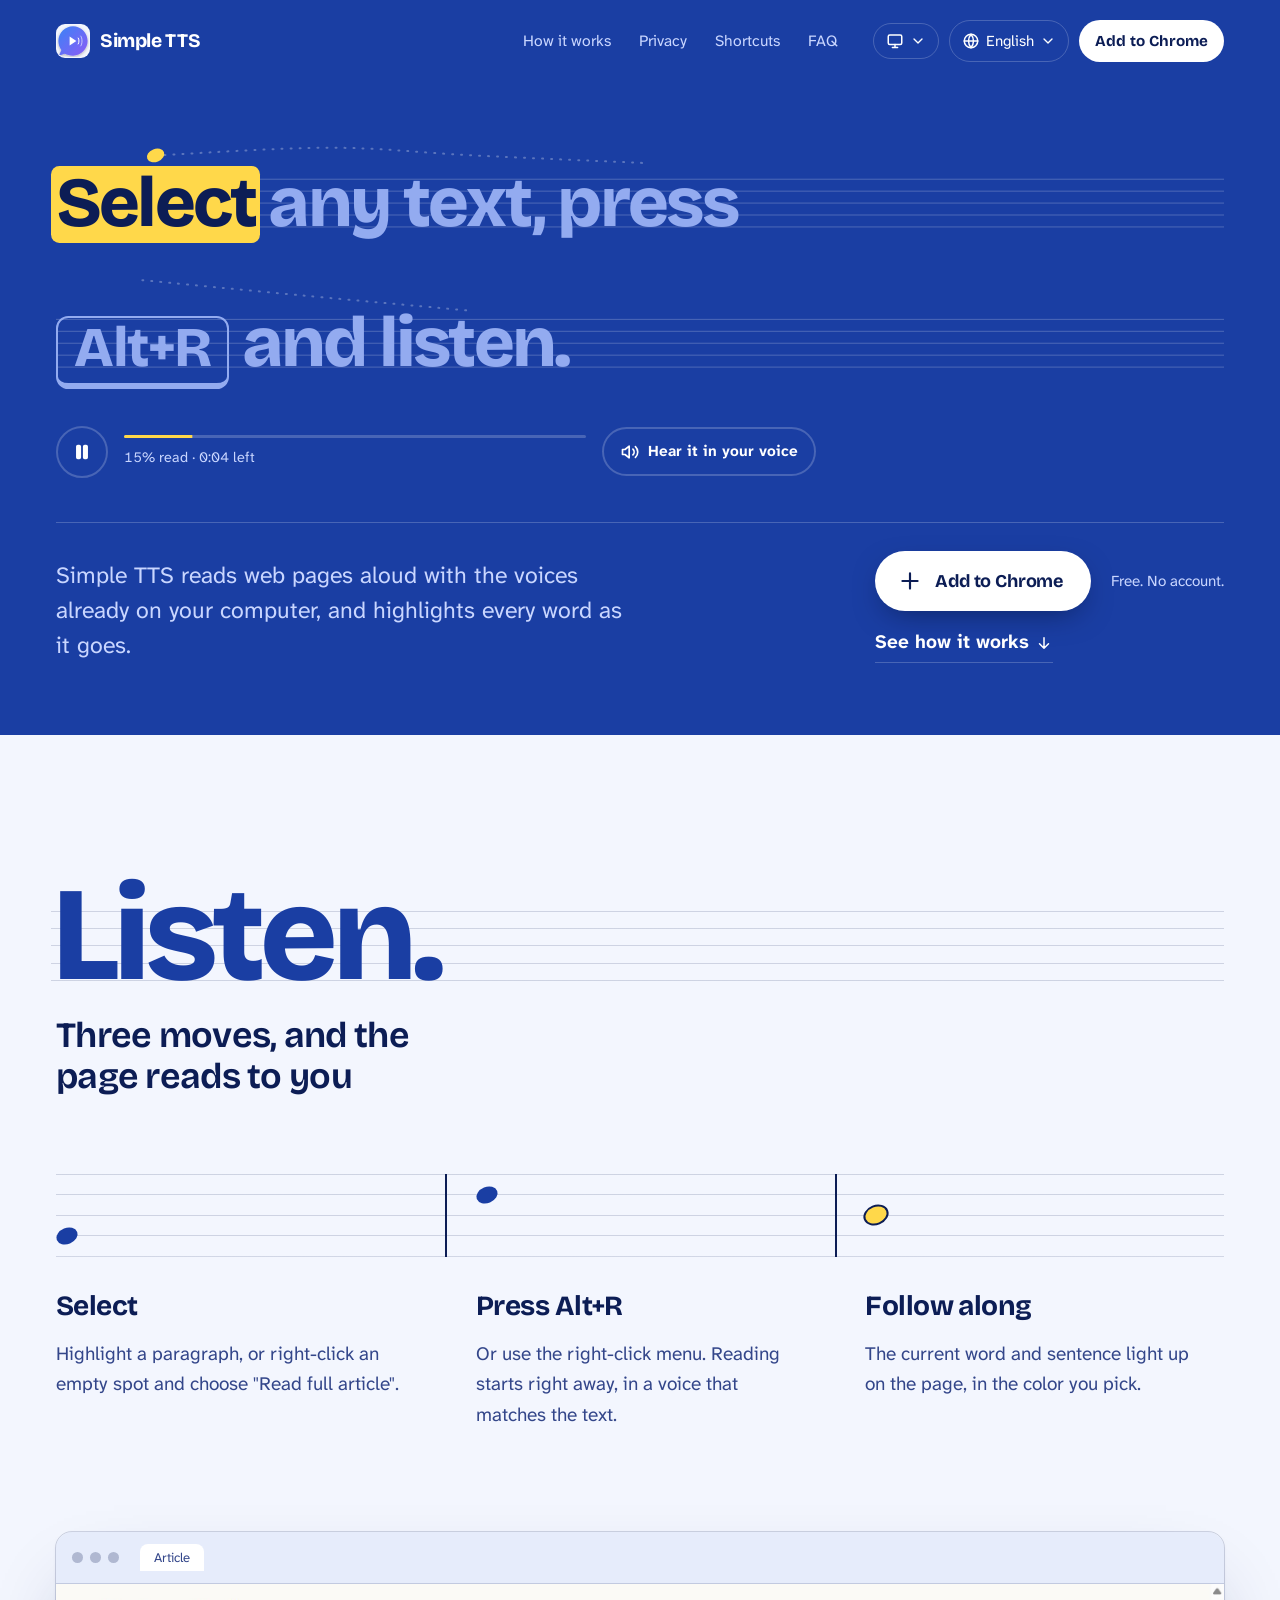
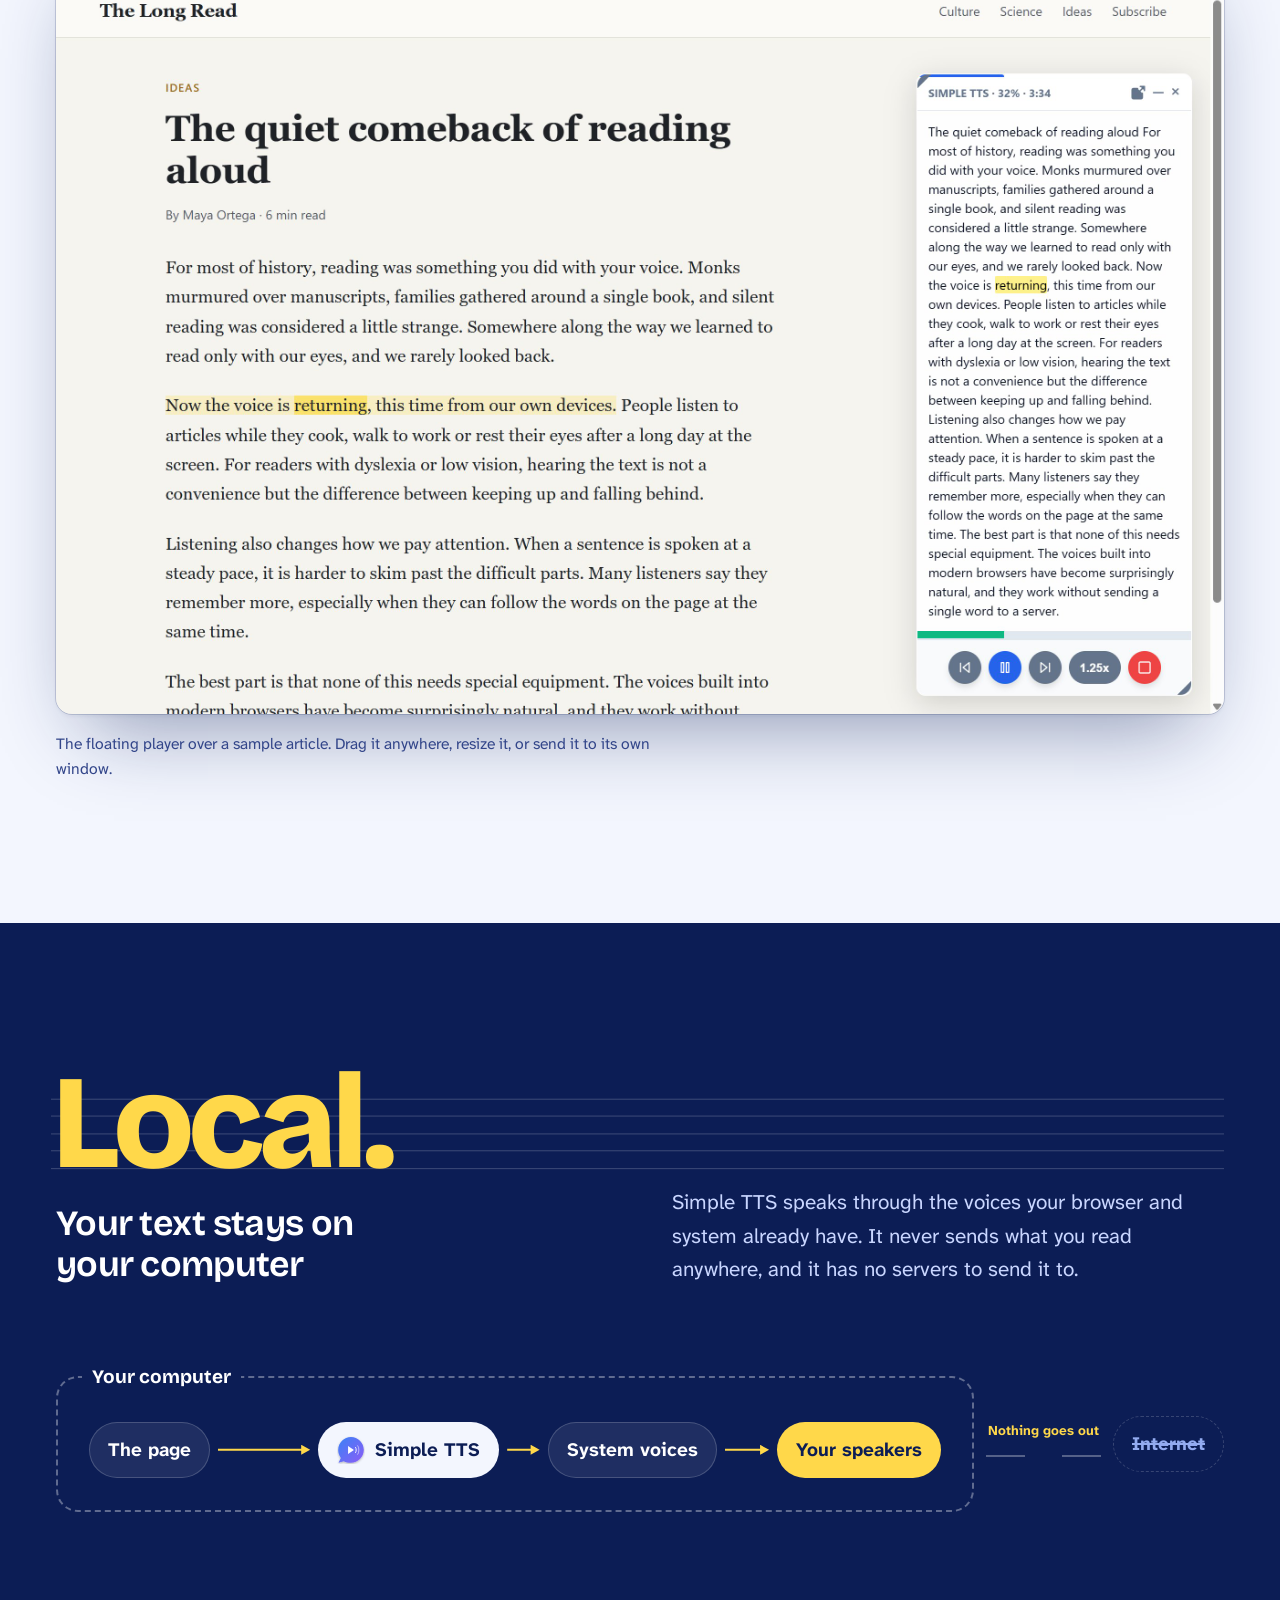
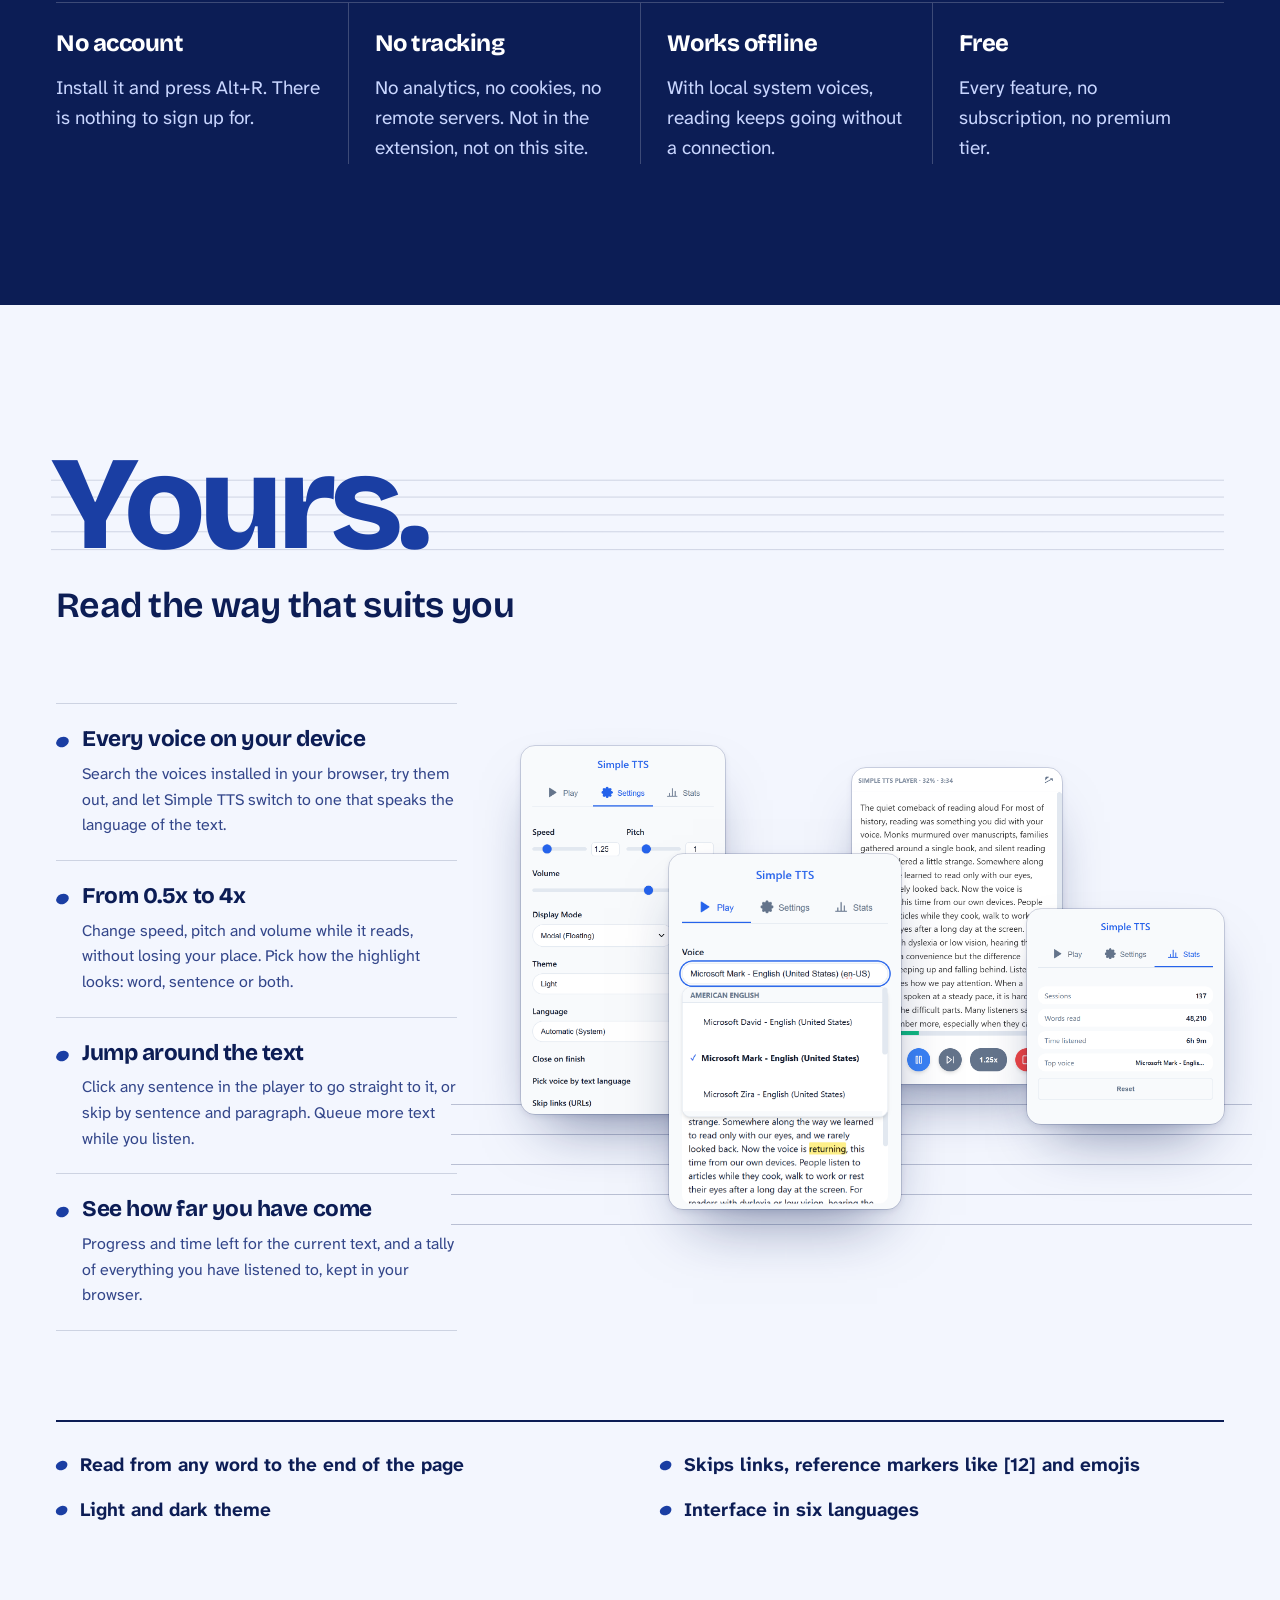
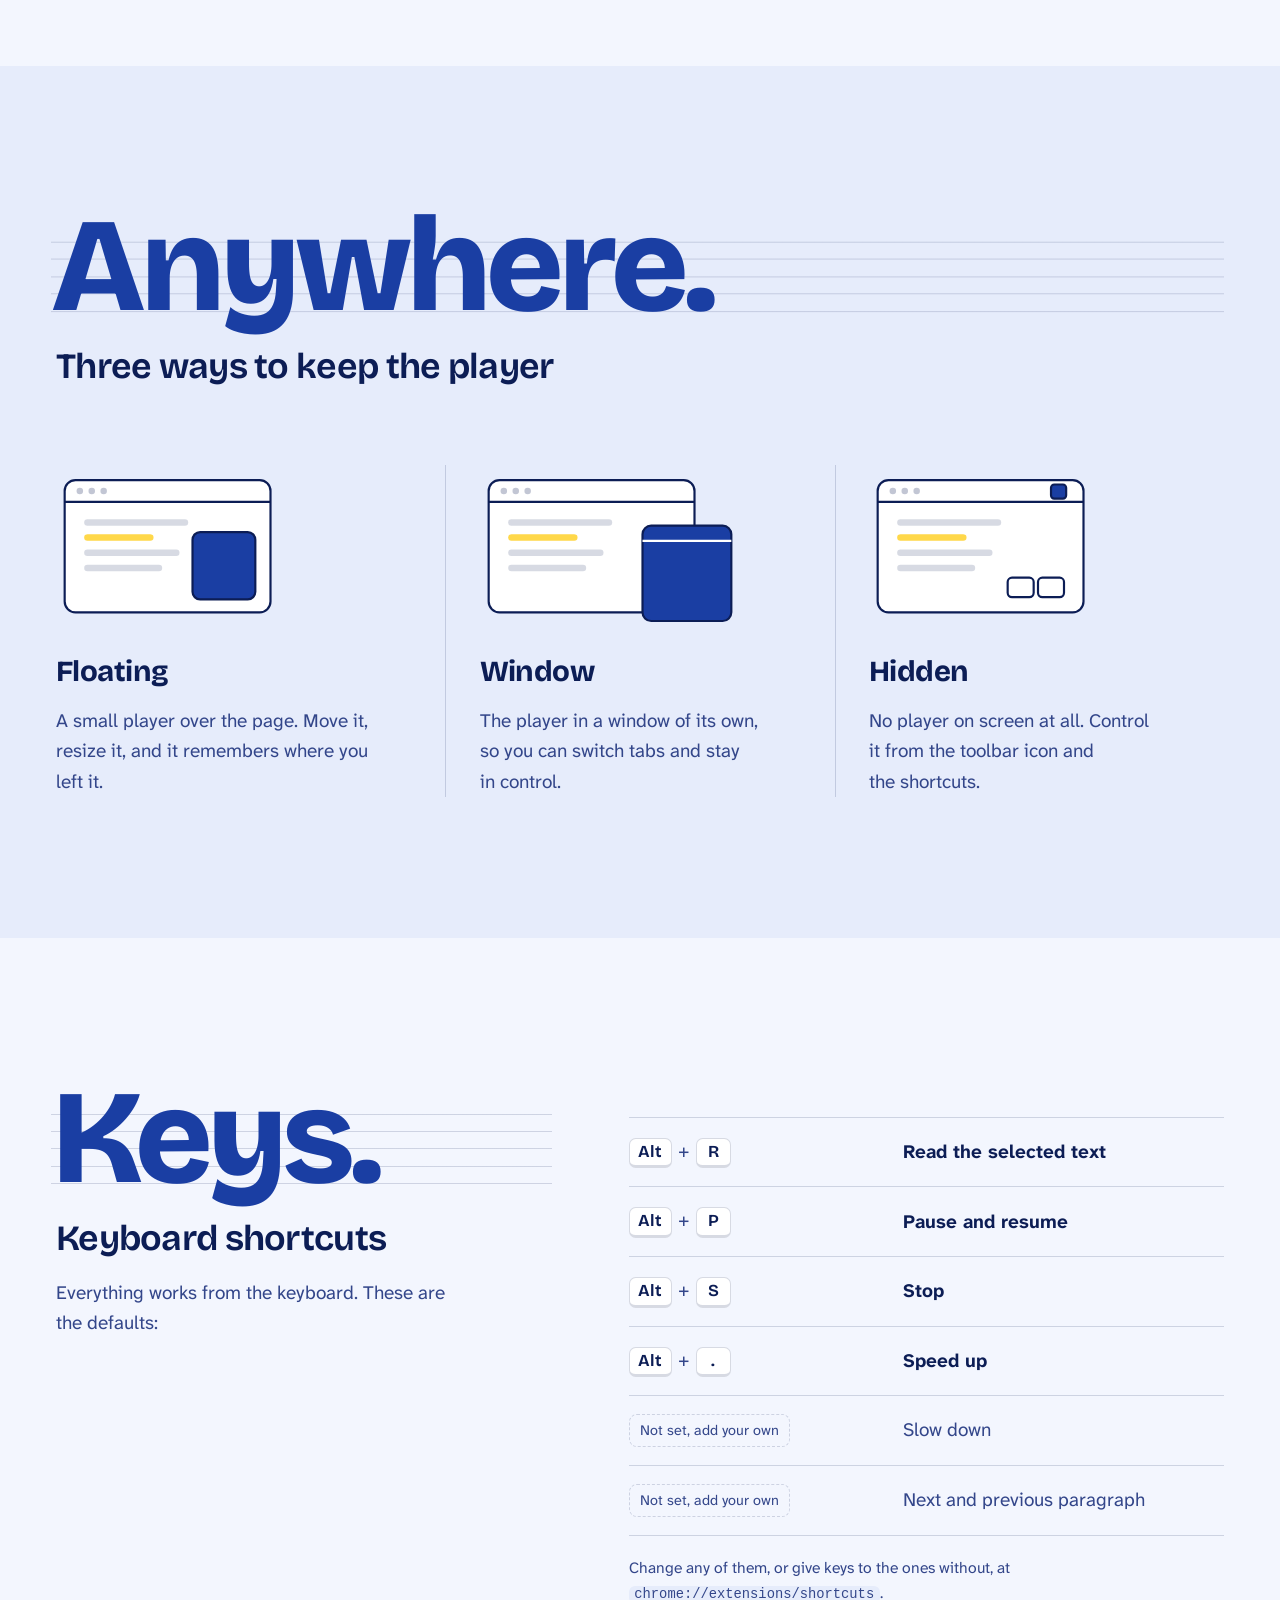
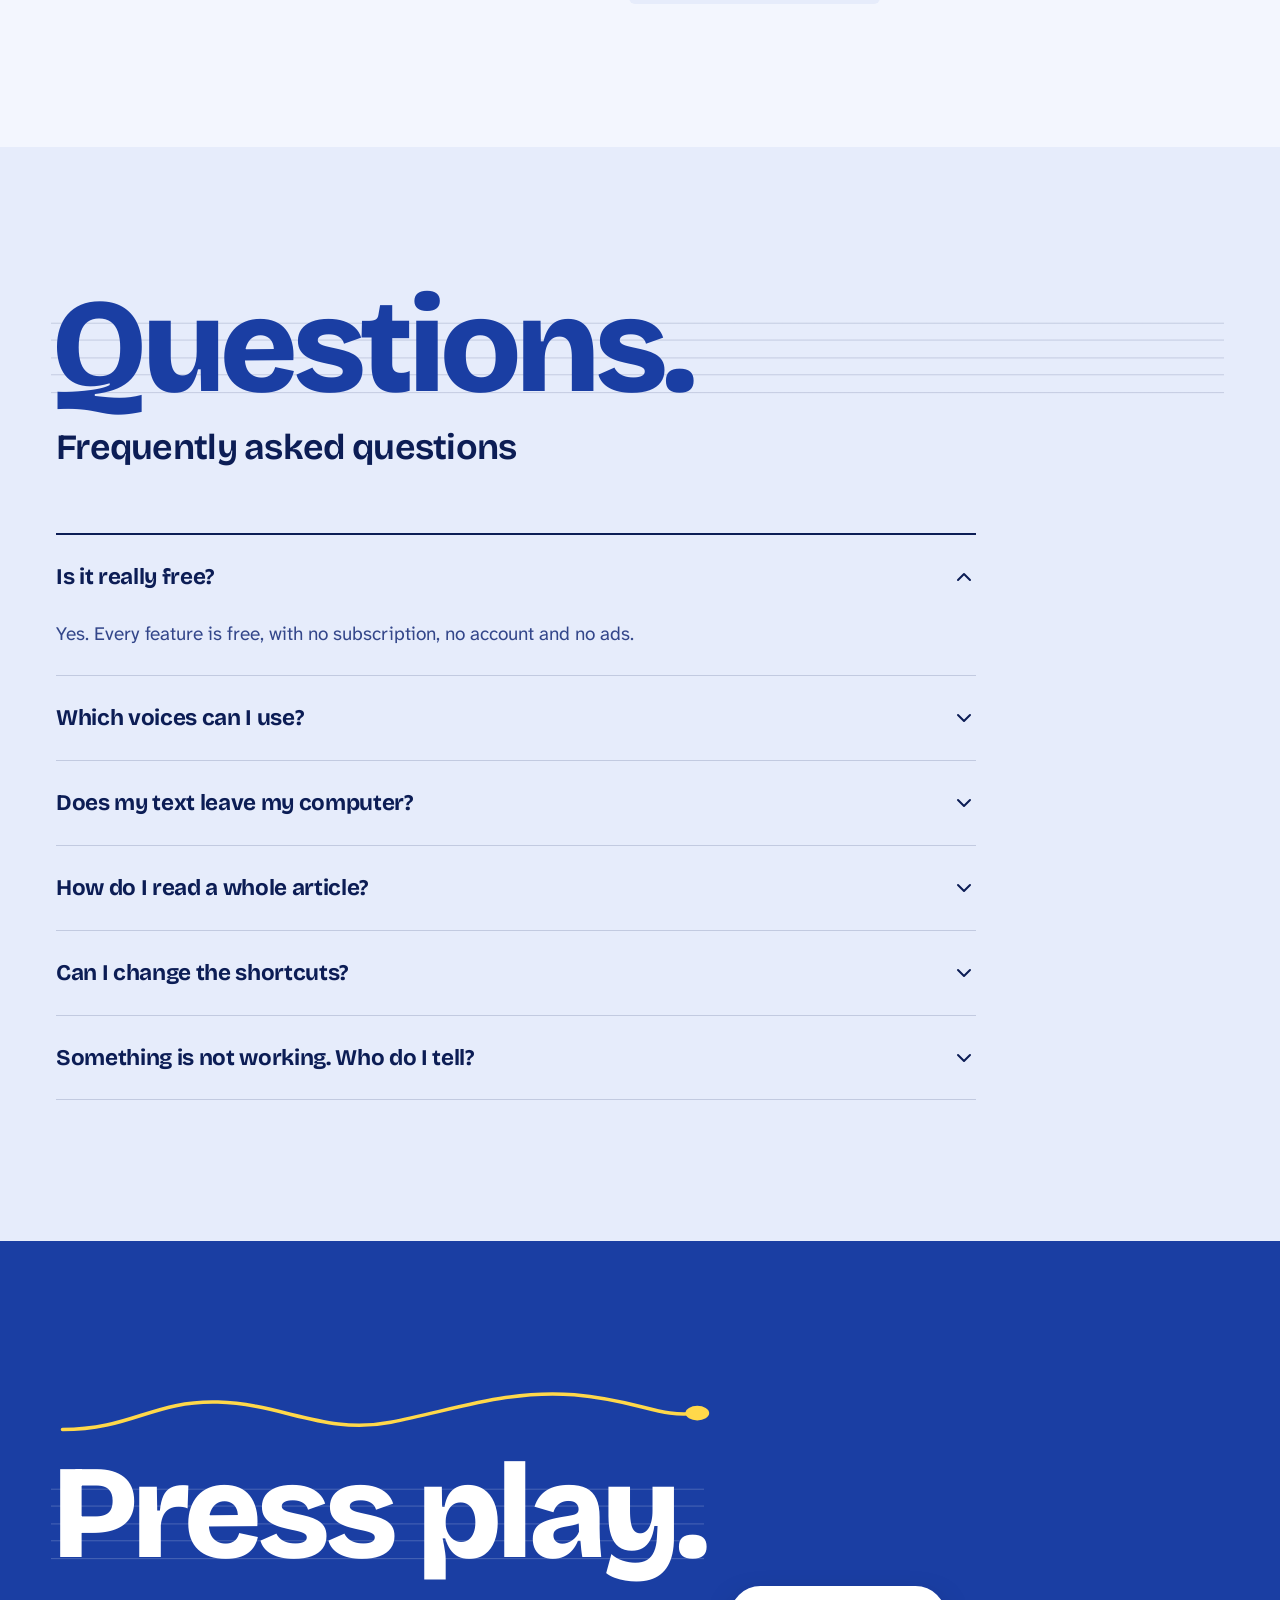
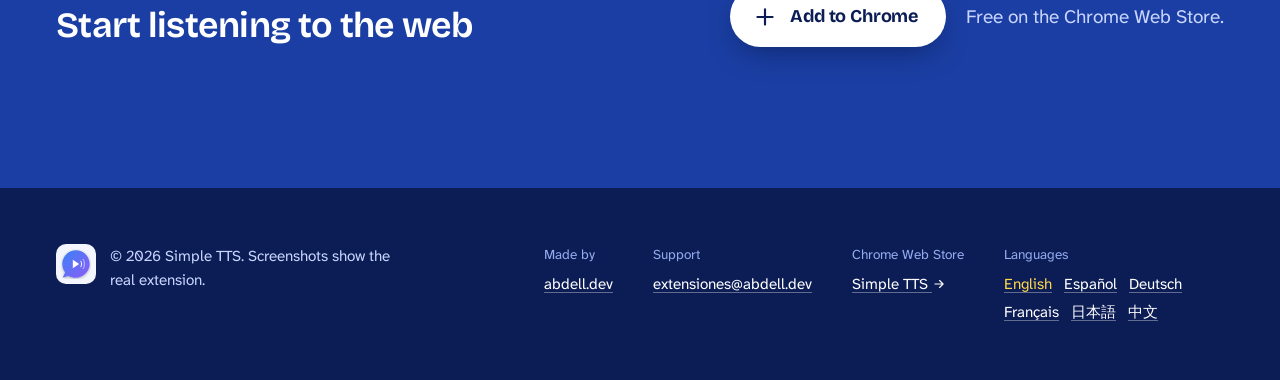
<file: index.html>
<!DOCTYPE html><html lang="en" data-astro-cid-lcdefpme><head><meta charset="utf-8"><meta name="viewport" content="width=device-width, initial-scale=1"><title>Simple TTS</title><meta name="description" content="Free Chrome extension that reads web pages aloud with the voices already on your computer. Select text, press Alt+R and follow each word on the page. No account, no tracking."><meta name="theme-color" content="#1a3ea3"><link rel="canonical" href="https://simpletts.abdell.dev/en/"><link rel="alternate" hreflang="en" href="https://simpletts.abdell.dev/en/"><link rel="alternate" hreflang="es" href="https://simpletts.abdell.dev/es/"><link rel="alternate" hreflang="de" href="https://simpletts.abdell.dev/de/"><link rel="alternate" hreflang="fr" href="https://simpletts.abdell.dev/fr/"><link rel="alternate" hreflang="ja" href="https://simpletts.abdell.dev/ja/"><link rel="alternate" hreflang="zh-CN" href="https://simpletts.abdell.dev/zh/"><link rel="alternate" hreflang="x-default" href="https://simpletts.abdell.dev/"><link rel="icon" href="/icon.svg" type="image/svg+xml"><script>(function(){const map = {"en":"/en/","es":"/es/","de":"/de/","fr":"/fr/","ja":"/ja/","zh":"/zh/"};

      // Send visitors to their browser language, English otherwise.
      const pick = (navigator.languages || [navigator.language || 'en'])
        .map(l => l.toLowerCase().split('-')[0])
        .find(l => l in map);
      location.replace(map[pick || 'en']);
    })();</script><link rel="stylesheet" href="/_astro/i18n.DHyMtfE5.css"><style>body{background:var(--score);color:var(--on-score)}.picker[data-astro-cid-lcdefpme]{place-content:center;justify-items:center;gap:20px;min-height:100vh;padding:24px;display:grid}img[data-astro-cid-lcdefpme]{background:var(--tile);border-radius:18px;padding:8px}h1[data-astro-cid-lcdefpme]{letter-spacing:-.03em;font-size:2.5rem}ul[data-astro-cid-lcdefpme]{flex-wrap:wrap;justify-content:center;gap:10px;margin:0;padding:0;list-style:none;display:flex}a[data-astro-cid-lcdefpme]{border:1px solid var(--rule-score);border-radius:999px;padding:10px 18px;font-weight:700;text-decoration:none;display:block}a[data-astro-cid-lcdefpme]:hover{background:var(--on-score);color:var(--ink)}
</style></head><body data-astro-cid-lcdefpme><main class="picker" data-astro-cid-lcdefpme><img src="/icon.svg" alt="" width="72" height="72" data-astro-cid-lcdefpme><h1 data-astro-cid-lcdefpme>Simple TTS</h1><ul data-astro-cid-lcdefpme><li data-astro-cid-lcdefpme><a href="/en/" lang="en" hreflang="en" data-astro-cid-lcdefpme>English</a></li><li data-astro-cid-lcdefpme><a href="/es/" lang="es" hreflang="es" data-astro-cid-lcdefpme>Español</a></li><li data-astro-cid-lcdefpme><a href="/de/" lang="de" hreflang="de" data-astro-cid-lcdefpme>Deutsch</a></li><li data-astro-cid-lcdefpme><a href="/fr/" lang="fr" hreflang="fr" data-astro-cid-lcdefpme>Français</a></li><li data-astro-cid-lcdefpme><a href="/ja/" lang="ja" hreflang="ja" data-astro-cid-lcdefpme>日本語</a></li><li data-astro-cid-lcdefpme><a href="/zh/" lang="zh-CN" hreflang="zh-CN" data-astro-cid-lcdefpme>中文</a></li></ul></main></body></html>
</file>
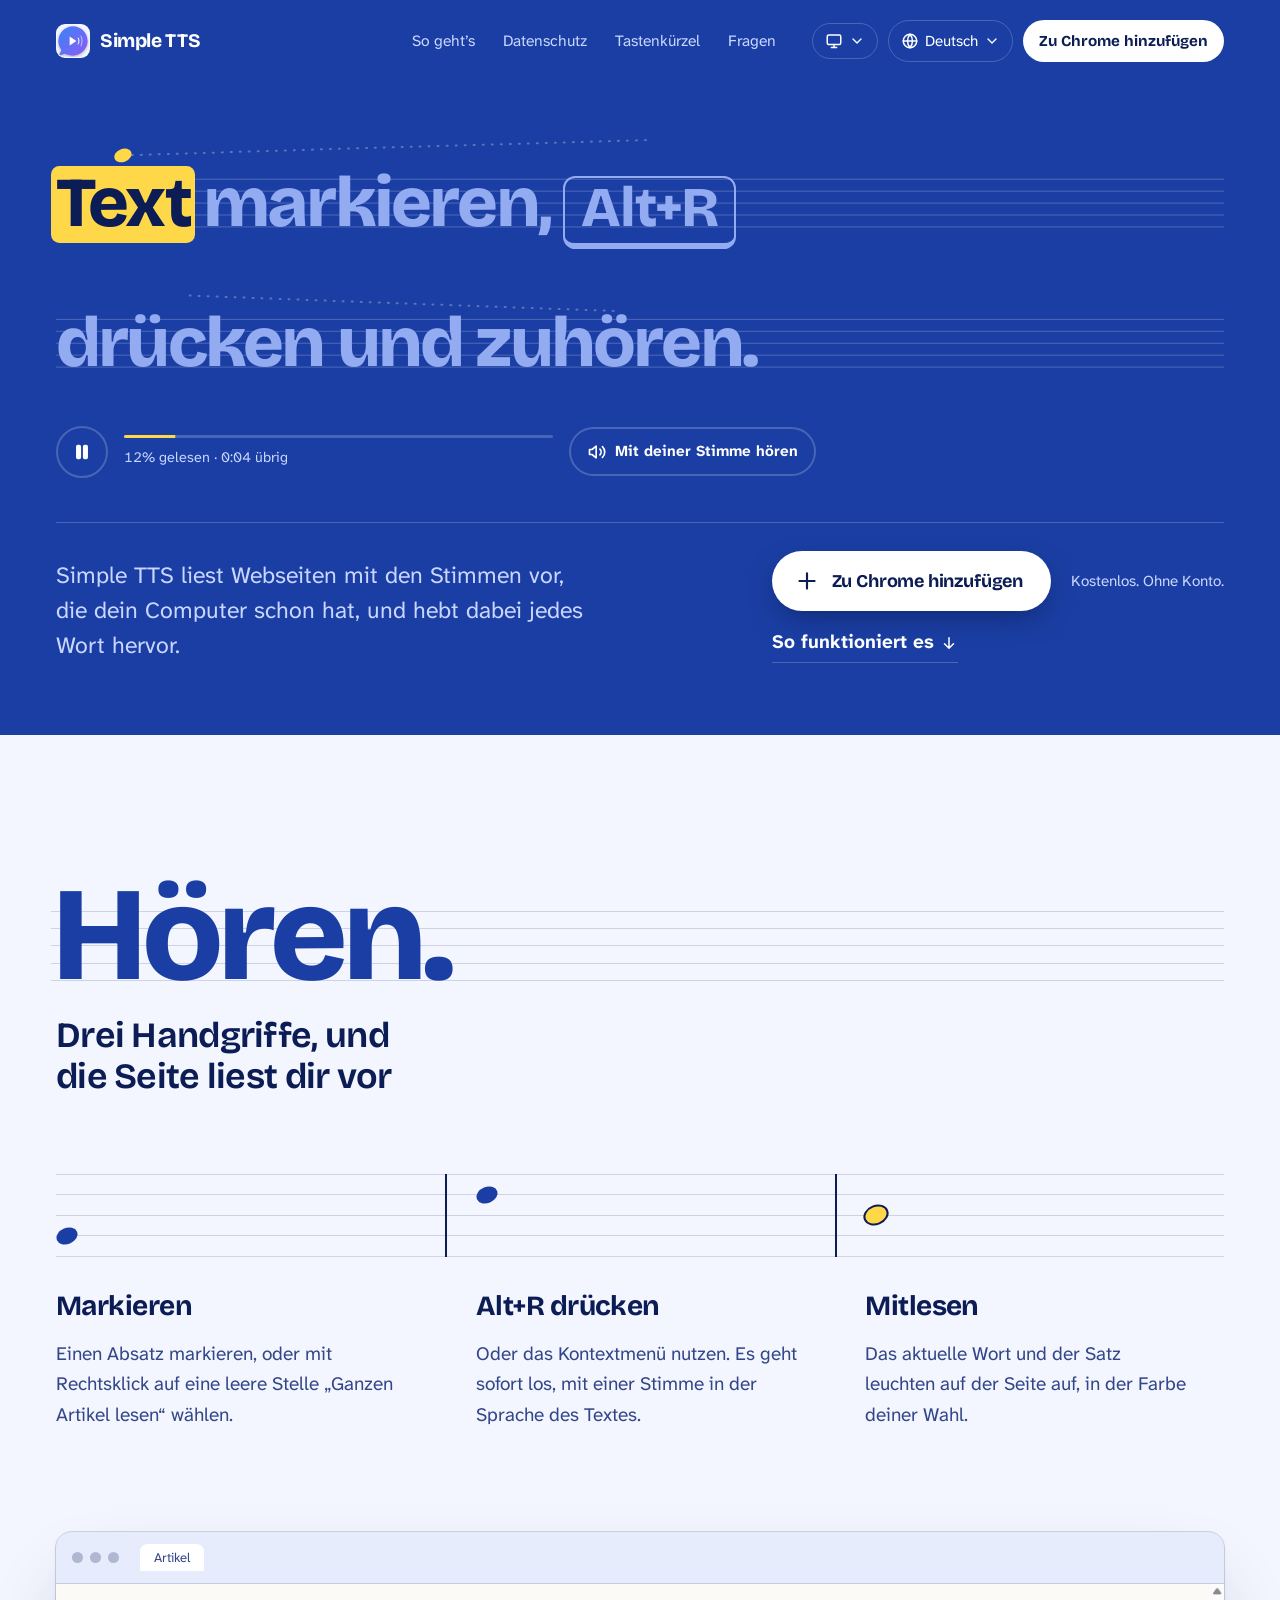
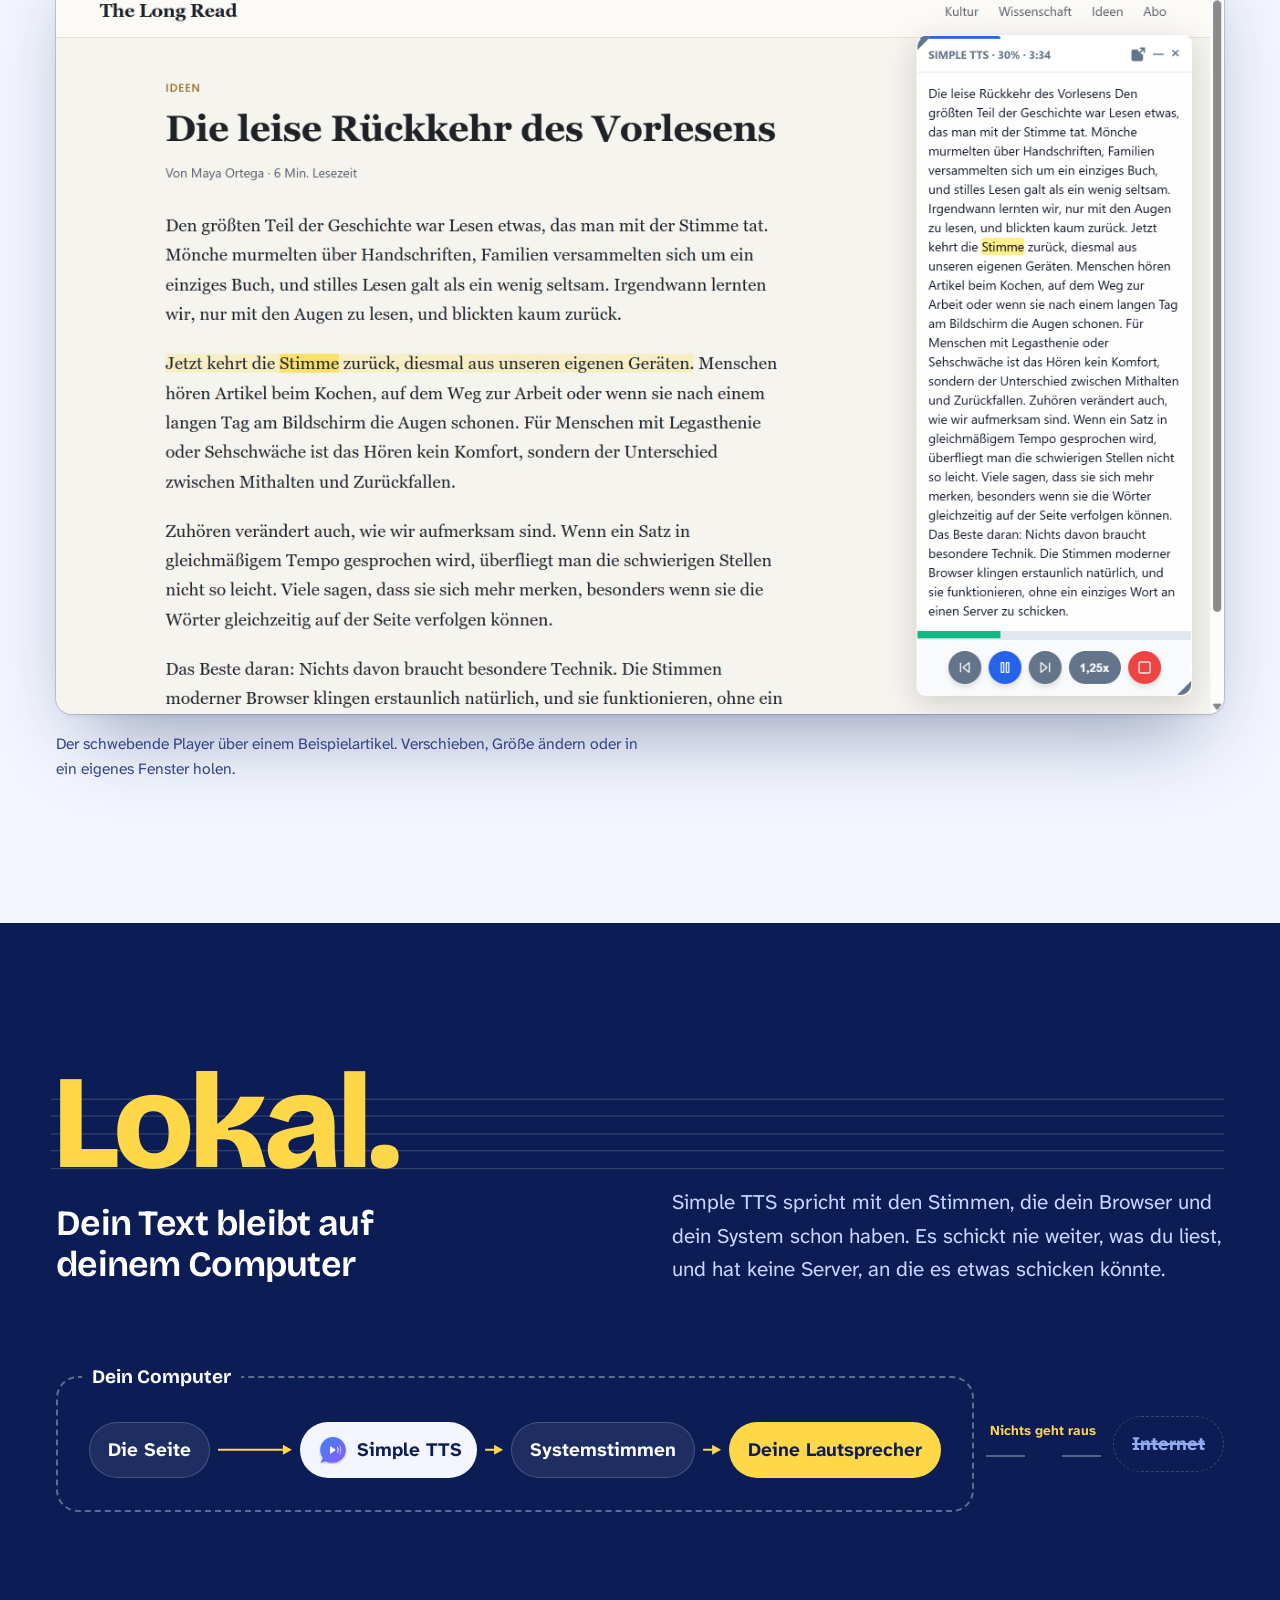
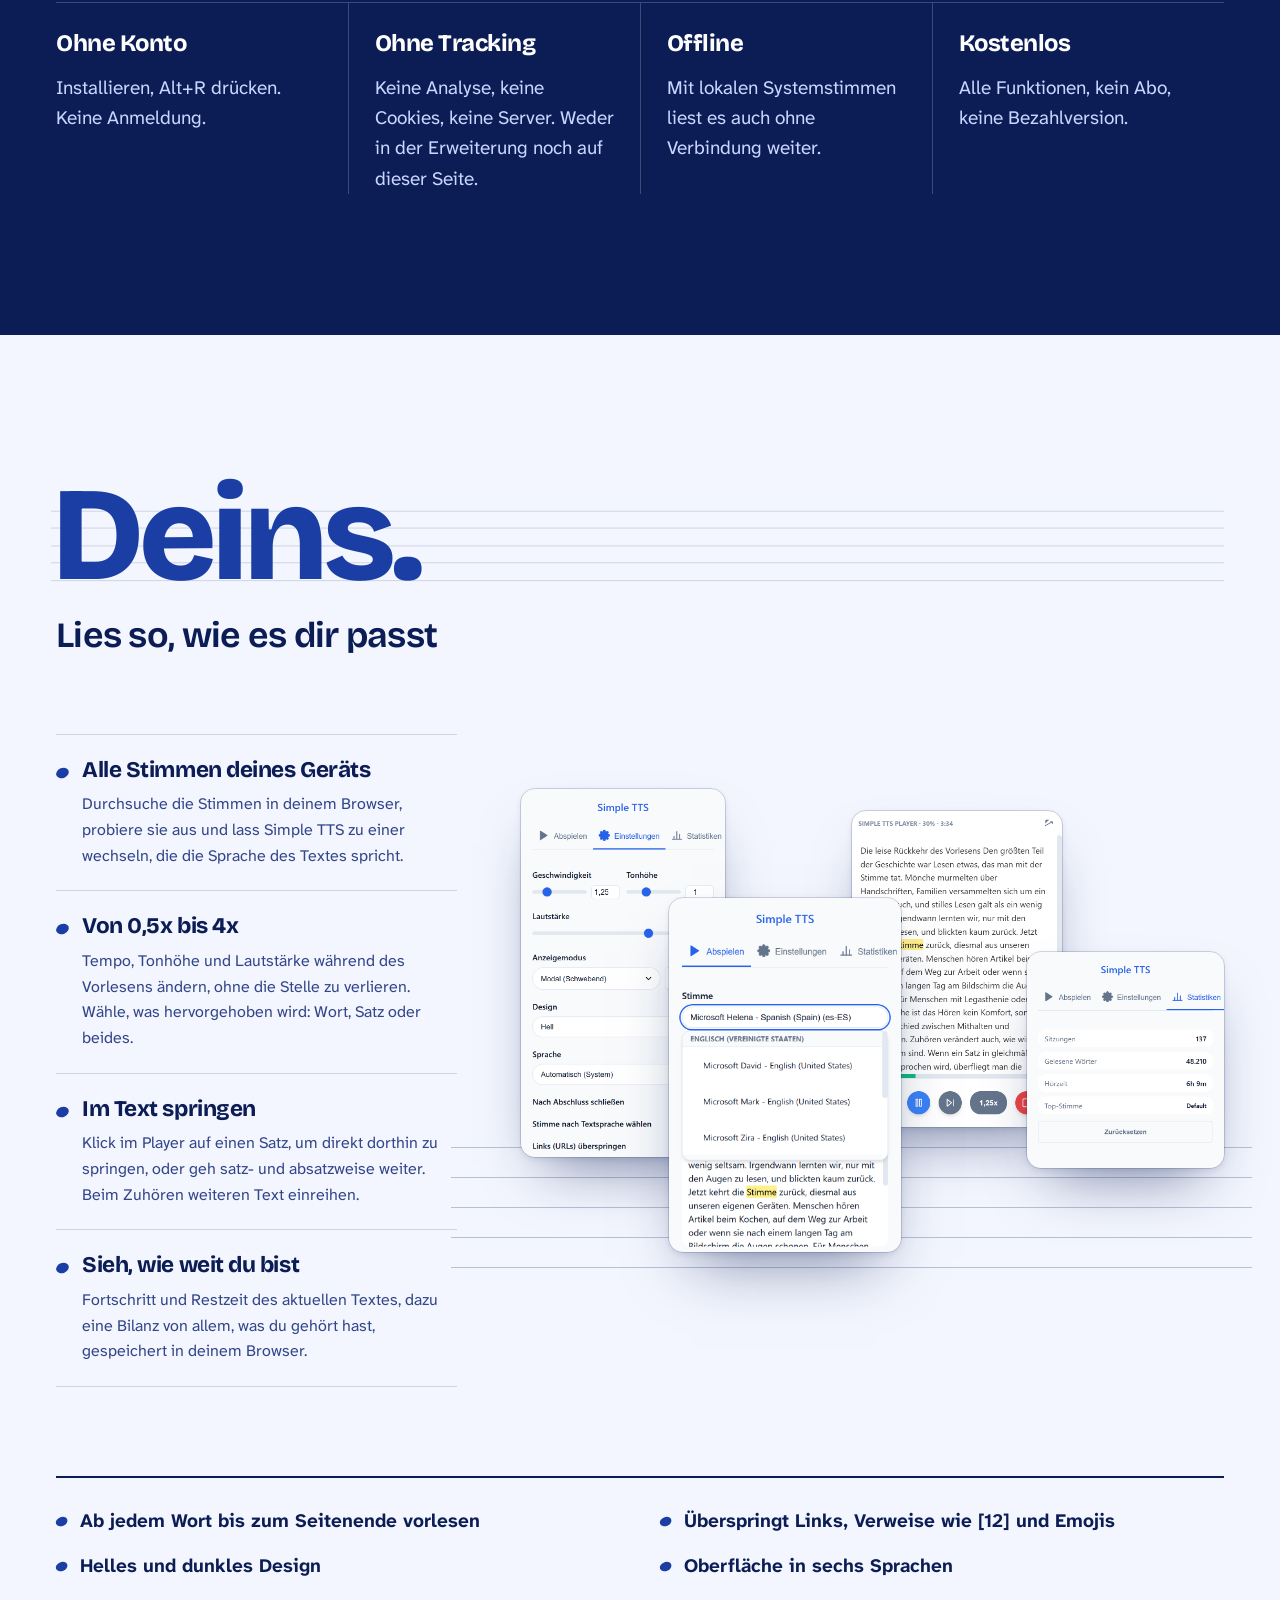
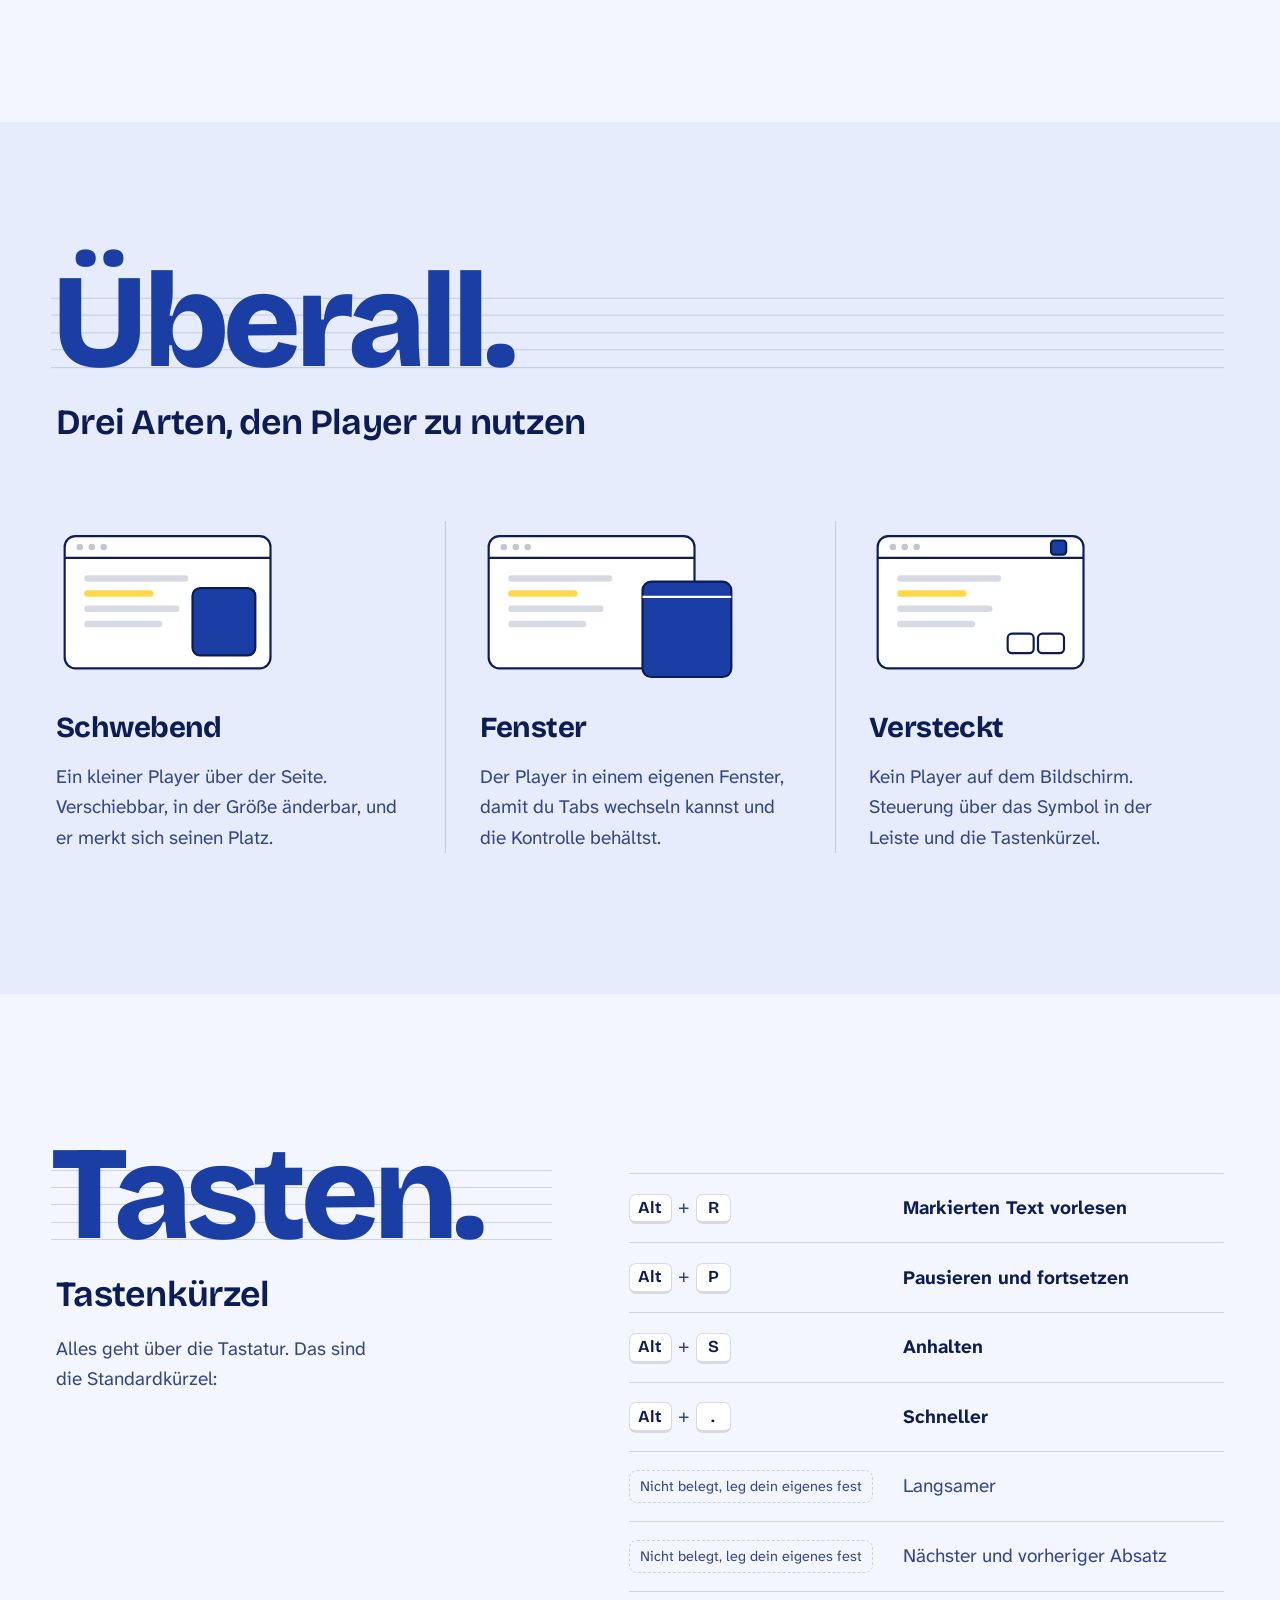
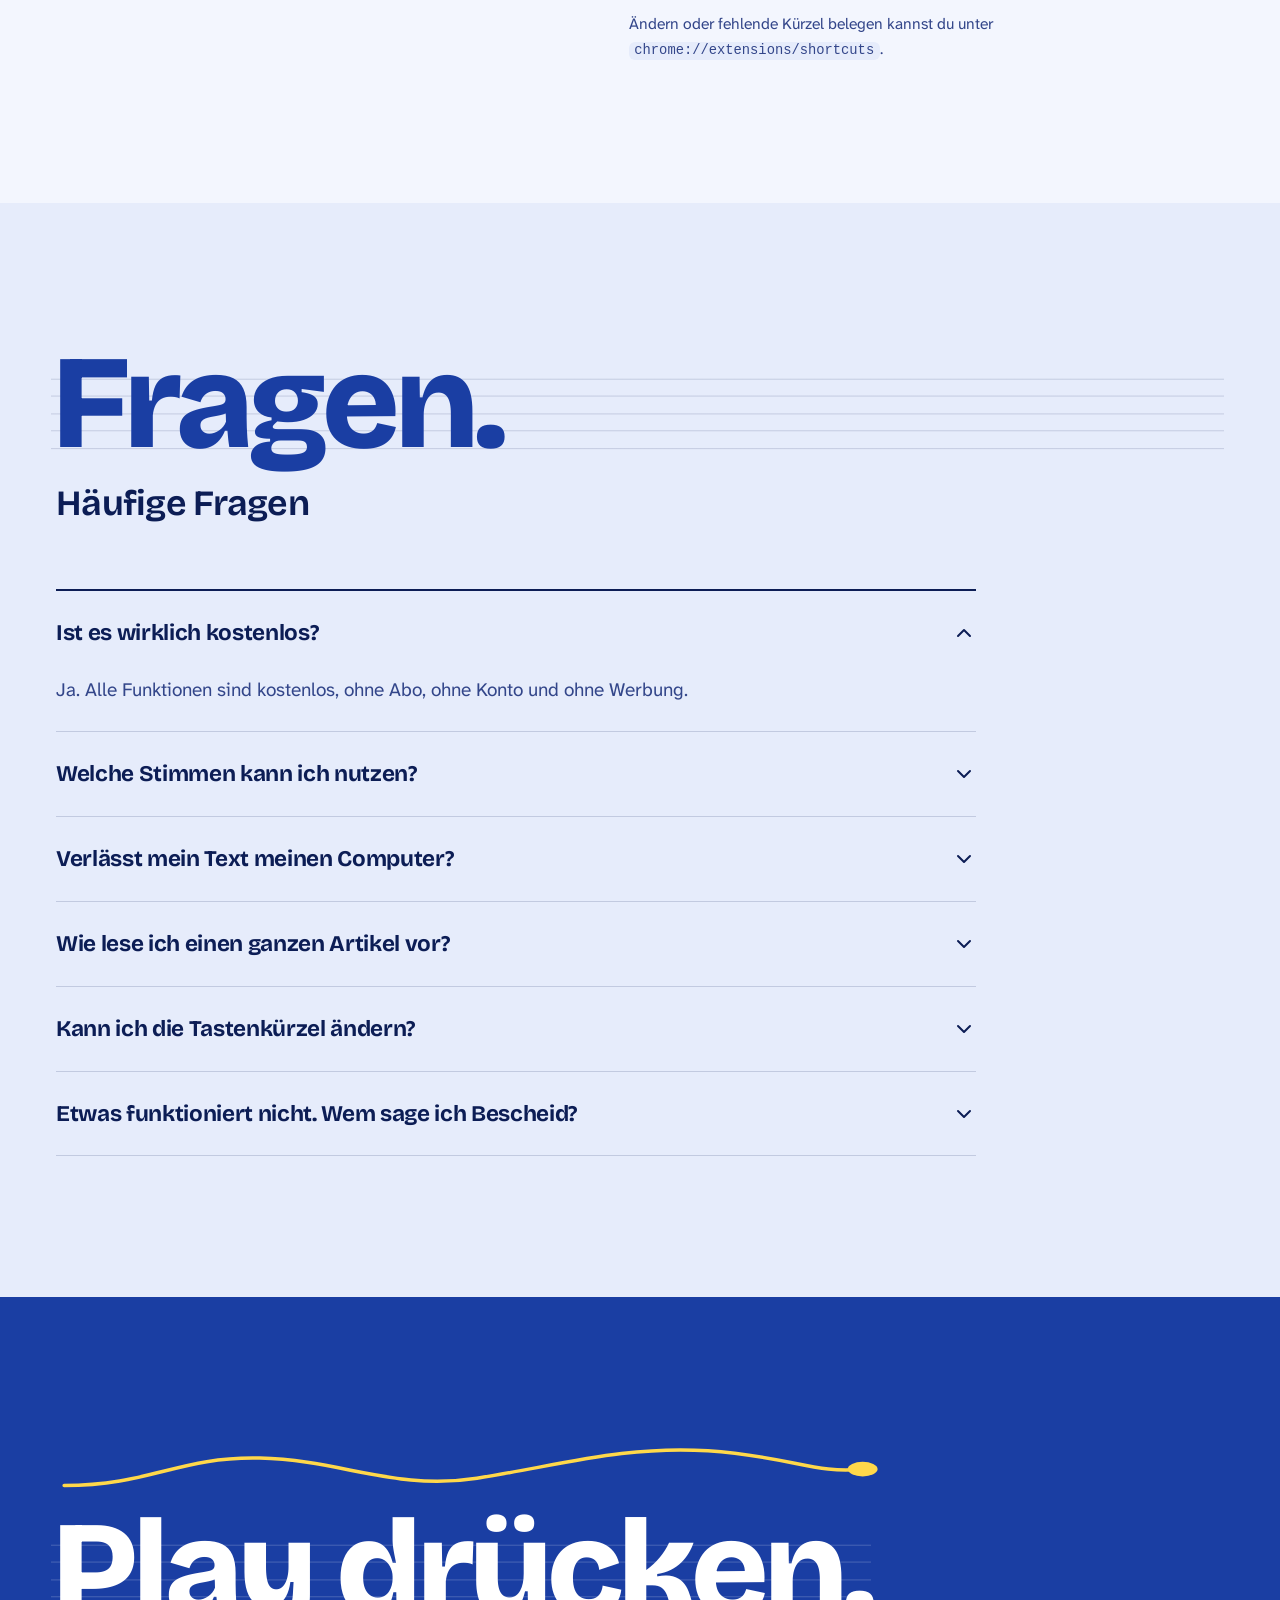
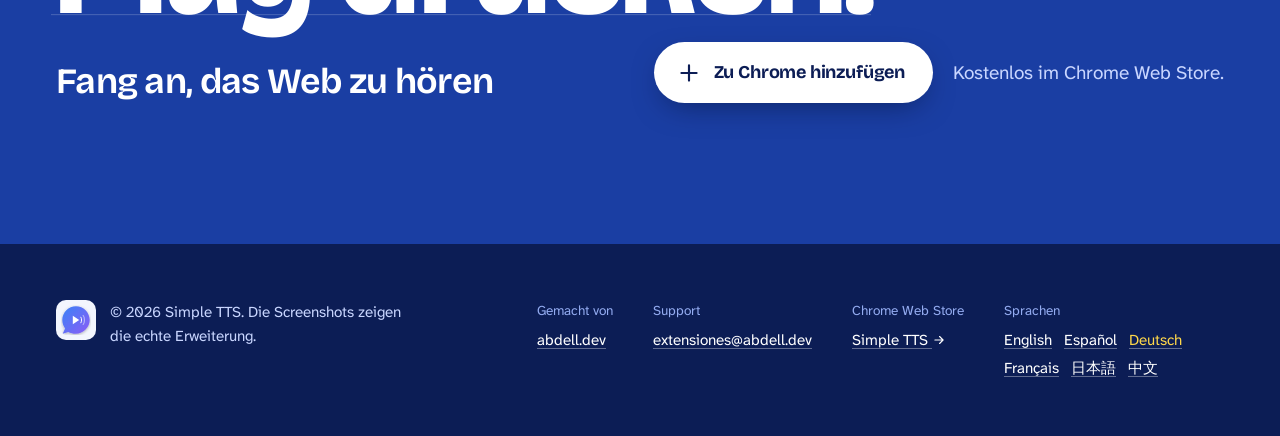
<file: de/index.html>
<!DOCTYPE html><html lang="de" dir="ltr"><head><meta charset="utf-8"><meta name="viewport" content="width=device-width, initial-scale=1"><script>
      // Theme before first paint. "system" = no data-theme, so CSS follows the OS.
      // Screenshots: <source data-dark> carries the dark capture; its media follows the choice.
      (() => {
        const root = document.documentElement;
        const apply = choice => {
          if (choice === 'light' || choice === 'dark') root.dataset.theme = choice;
          else delete root.dataset.theme;
          const media = choice === 'dark' ? 'all' : choice === 'light' ? 'not all' : '(prefers-color-scheme: dark)';
          document.querySelectorAll('source[data-dark]').forEach(s => s.setAttribute('media', media));
        };
        window.setTheme = choice => {
          try {
            if (choice === 'system') localStorage.removeItem('theme');
            else localStorage.setItem('theme', choice);
          } catch {}
          apply(choice);
        };
        let saved = null;
        try {
          saved = localStorage.getItem('theme');
        } catch {}
        apply(saved);
        if (saved) addEventListener('DOMContentLoaded', () => apply(saved));
      })();
    </script><title>Simple TTS: jede Webseite in Chrome anhören</title><meta name="description" content="Kostenlose Chrome-Erweiterung, die Webseiten mit den Stimmen deines Computers vorliest. Text markieren, Alt+R drücken und jedes Wort auf der Seite mitverfolgen. Ohne Konto, ohne Tracking."><meta name="color-scheme" content="light dark"><meta name="theme-color" content="#1a3ea3"><link rel="canonical" href="https://simpletts.abdell.dev/de/"><link rel="alternate" hreflang="en" href="https://simpletts.abdell.dev/en/"><link rel="alternate" hreflang="es" href="https://simpletts.abdell.dev/es/"><link rel="alternate" hreflang="de" href="https://simpletts.abdell.dev/de/"><link rel="alternate" hreflang="fr" href="https://simpletts.abdell.dev/fr/"><link rel="alternate" hreflang="ja" href="https://simpletts.abdell.dev/ja/"><link rel="alternate" hreflang="zh-CN" href="https://simpletts.abdell.dev/zh/"><link rel="alternate" hreflang="x-default" href="https://simpletts.abdell.dev/"><link rel="icon" href="/icon.svg" type="image/svg+xml"><link rel="icon" href="/icon32.png" type="image/png" sizes="32x32"><link rel="apple-touch-icon" href="/icon128.png"><meta property="og:type" content="website"><meta property="og:title" content="Simple TTS: jede Webseite in Chrome anhören"><meta property="og:description" content="Kostenlose Chrome-Erweiterung, die Webseiten mit den Stimmen deines Computers vorliest. Text markieren, Alt+R drücken und jedes Wort auf der Seite mitverfolgen. Ohne Konto, ohne Tracking."><meta property="og:url" content="https://simpletts.abdell.dev/de/"><meta property="og:image" content="https://simpletts.abdell.dev/shots/de/article.jpg"><meta property="og:locale" content="de"><meta name="twitter:card" content="summary_large_image"><link rel="stylesheet" href="/_astro/i18n.DHyMtfE5.css"><link rel="stylesheet" href="/_astro/index.B1wqPxuz.css"></head><body><a class="skip" href="#main">Zum Inhalt springen</a><div class="hero-field" data-astro-cid-ge2uvauf><header class="nav wrap" data-astro-cid-wpvy4v7s><a class="brand" href="/de/" data-astro-cid-wpvy4v7s><img src="/icon.svg" alt="" width="34" height="34" data-astro-cid-wpvy4v7s><span data-astro-cid-wpvy4v7s>Simple TTS</span></a><nav aria-label="Simple TTS" data-astro-cid-wpvy4v7s><ul class="links" data-astro-cid-wpvy4v7s><li data-astro-cid-wpvy4v7s><a href="#how" data-astro-cid-wpvy4v7s>So geht’s</a></li><li data-astro-cid-wpvy4v7s><a href="#privacy" data-astro-cid-wpvy4v7s>Datenschutz</a></li><li data-astro-cid-wpvy4v7s><a href="#shortcuts" data-astro-cid-wpvy4v7s>Tastenkürzel</a></li><li data-astro-cid-wpvy4v7s><a href="#faq" data-astro-cid-wpvy4v7s>Fragen</a></li></ul></nav><div class="tools" data-astro-cid-wpvy4v7s><details class="menu theme" data-astro-cid-wpvy4v7s><summary aria-label="Design" title="Design" data-astro-cid-wpvy4v7s><svg class="i-system" viewBox="0 0 24 24" fill="none" stroke="currentColor" stroke-width="2" stroke-linecap="round" stroke-linejoin="round" aria-hidden="true" focusable="false"><rect x="3" y="4" width="18" height="12.5" rx="2"/><path d="M8.5 20.5h7M12 16.5v4"/></svg><svg class="i-light" viewBox="0 0 24 24" fill="none" stroke="currentColor" stroke-width="2" stroke-linecap="round" stroke-linejoin="round" aria-hidden="true" focusable="false"><circle cx="12" cy="12" r="4"/><path d="M12 2.5v2M12 19.5v2M2.5 12h2M19.5 12h2M5.3 5.3l1.4 1.4M17.3 17.3l1.4 1.4M5.3 18.7l1.4-1.4M17.3 6.7l1.4-1.4"/></svg><svg class="i-dark" viewBox="0 0 24 24" fill="none" stroke="currentColor" stroke-width="2" stroke-linecap="round" stroke-linejoin="round" aria-hidden="true" focusable="false"><path d="M20 14.5A8.5 8.5 0 0 1 9.5 4a8.5 8.5 0 1 0 10.5 10.5Z"/></svg><svg class="chev" viewBox="0 0 24 24" fill="none" stroke="currentColor" stroke-width="2" stroke-linecap="round" stroke-linejoin="round" aria-hidden="true" focusable="false"><path d="m6 9 6 6 6-6"/></svg></summary><ul role="radiogroup" aria-label="Design" data-astro-cid-wpvy4v7s><li data-astro-cid-wpvy4v7s><button type="button" role="radio" aria-checked="false" data-theme-choice="light" data-astro-cid-wpvy4v7s><svg viewBox="0 0 24 24" fill="none" stroke="currentColor" stroke-width="2" stroke-linecap="round" stroke-linejoin="round" aria-hidden="true" focusable="false"><circle cx="12" cy="12" r="4"/><path d="M12 2.5v2M12 19.5v2M2.5 12h2M19.5 12h2M5.3 5.3l1.4 1.4M17.3 17.3l1.4 1.4M5.3 18.7l1.4-1.4M17.3 6.7l1.4-1.4"/></svg>Hell</button></li><li data-astro-cid-wpvy4v7s><button type="button" role="radio" aria-checked="false" data-theme-choice="dark" data-astro-cid-wpvy4v7s><svg viewBox="0 0 24 24" fill="none" stroke="currentColor" stroke-width="2" stroke-linecap="round" stroke-linejoin="round" aria-hidden="true" focusable="false"><path d="M20 14.5A8.5 8.5 0 0 1 9.5 4a8.5 8.5 0 1 0 10.5 10.5Z"/></svg>Dunkel</button></li><li data-astro-cid-wpvy4v7s><button type="button" role="radio" aria-checked="true" data-theme-choice="system" data-astro-cid-wpvy4v7s><svg viewBox="0 0 24 24" fill="none" stroke="currentColor" stroke-width="2" stroke-linecap="round" stroke-linejoin="round" aria-hidden="true" focusable="false"><rect x="3" y="4" width="18" height="12.5" rx="2"/><path d="M8.5 20.5h7M12 16.5v4"/></svg>System</button></li></ul></details><details class="menu lang" data-astro-cid-wpvy4v7s><summary data-astro-cid-wpvy4v7s><svg viewBox="0 0 24 24" fill="none" stroke="currentColor" stroke-width="2" stroke-linecap="round" stroke-linejoin="round" aria-hidden="true" focusable="false"><circle cx="12" cy="12" r="9"/><path d="M3 12h18M12 3a14 14 0 0 1 0 18M12 3a14 14 0 0 0 0 18"/></svg><span class="lang-label" data-astro-cid-wpvy4v7s><span class="sr-only" data-astro-cid-wpvy4v7s>Sprache: </span>Deutsch</span><svg class="chev" viewBox="0 0 24 24" fill="none" stroke="currentColor" stroke-width="2" stroke-linecap="round" stroke-linejoin="round" aria-hidden="true" focusable="false"><path d="m6 9 6 6 6-6"/></svg></summary><ul data-astro-cid-wpvy4v7s><li data-astro-cid-wpvy4v7s><a href="/en/" hreflang="en" lang="en" data-astro-cid-wpvy4v7s>English</a></li><li data-astro-cid-wpvy4v7s><a href="/es/" hreflang="es" lang="es" data-astro-cid-wpvy4v7s>Español</a></li><li data-astro-cid-wpvy4v7s><a href="/de/" hreflang="de" lang="de" aria-current="page" data-astro-cid-wpvy4v7s>Deutsch</a></li><li data-astro-cid-wpvy4v7s><a href="/fr/" hreflang="fr" lang="fr" data-astro-cid-wpvy4v7s>Français</a></li><li data-astro-cid-wpvy4v7s><a href="/ja/" hreflang="ja" lang="ja" data-astro-cid-wpvy4v7s>日本語</a></li><li data-astro-cid-wpvy4v7s><a href="/zh/" hreflang="zh-CN" lang="zh-CN" data-astro-cid-wpvy4v7s>中文</a></li></ul></details><a class="install" href="https://chromewebstore.google.com/detail/mnnhakddcadkcichdgimoennpkfkcalk?hl=de" data-astro-cid-wpvy4v7s>Zu Chrome hinzufügen</a></div></header><script type="module">var e=[...document.querySelectorAll(`.nav details.menu`)],t=[...document.querySelectorAll(`[data-theme-choice]`)],n=e=>t.forEach(t=>t.setAttribute(`aria-checked`,String(t.dataset.themeChoice===e)));n(document.documentElement.dataset.theme??`system`),t.forEach(e=>e.addEventListener(`click`,()=>{let t=e.dataset.themeChoice;window.setTheme(t),n(t);let r=e.closest(`details`);r.open=!1,r.querySelector(`summary`).focus()})),e.forEach(t=>t.addEventListener(`toggle`,()=>{t.open&&e.forEach(e=>e!==t&&(e.open=!1))})),document.addEventListener(`click`,t=>{e.forEach(e=>e.open&&!e.contains(t.target)&&(e.open=!1))}),document.addEventListener(`keydown`,t=>{if(t.key!==`Escape`)return;let n=e.find(e=>e.open);n&&(n.open=!1,n.querySelector(`summary`).focus())});</script><section class="hero wrap" aria-labelledby="hero-title" data-astro-cid-ge2uvauf><div class="score" data-score data-lang="de" data-astro-cid-ge2uvauf><svg class="contour" aria-hidden="true" focusable="false" data-astro-cid-ge2uvauf><path class="contour-ghost" d="" data-astro-cid-ge2uvauf></path><path class="contour-line" d="" data-astro-cid-ge2uvauf></path><ellipse class="pen" rx="9" ry="6.5" cx="-40" cy="-40" data-astro-cid-ge2uvauf></ellipse></svg><h1 id="hero-title" class="sentence staved" data-astro-cid-ge2uvauf><span class="sr-only" data-astro-cid-ge2uvauf>Text markieren, Alt+R drücken und zuhören.</span><span class="words" aria-hidden="true" data-astro-cid-ge2uvauf><span class="g" data-astro-cid-ge2uvauf><span class="w" data-pitch="2" data-astro-cid-ge2uvauf>Text</span></span> <span class="g" data-astro-cid-ge2uvauf><span class="w" data-pitch="3" data-astro-cid-ge2uvauf>markieren,</span></span> <span class="g" data-astro-cid-ge2uvauf><span class="w key" data-pitch="4" data-astro-cid-ge2uvauf><span class="keycap" data-astro-cid-ge2uvauf>Alt+R</span></span></span> <span class="g" data-astro-cid-ge2uvauf><span class="w" data-pitch="2" data-astro-cid-ge2uvauf>drücken</span></span> <span class="g" data-astro-cid-ge2uvauf><span class="w" data-pitch="1" data-astro-cid-ge2uvauf>und</span></span> <span class="g" data-astro-cid-ge2uvauf><span class="w" data-pitch="0" data-astro-cid-ge2uvauf>zuhören.</span></span></span></h1></div><div class="transport" data-transport data-astro-cid-ge2uvauf><button class="t-btn" type="button" data-toggle aria-label="Demo pausieren" data-label-play="Demo abspielen" data-label-pause="Demo pausieren" data-label-replay="Noch einmal" data-astro-cid-ge2uvauf><span class="i-pause" data-astro-cid-ge2uvauf><svg viewBox="0 0 24 24" fill="none" stroke="currentColor" stroke-width="2" stroke-linecap="round" stroke-linejoin="round" aria-hidden="true" focusable="false"><rect x="6.5" y="5" width="3.5" height="14" rx="1" fill="currentColor"/><rect x="14" y="5" width="3.5" height="14" rx="1" fill="currentColor"/></svg></span><span class="i-play" data-astro-cid-ge2uvauf><svg viewBox="0 0 24 24" fill="none" stroke="currentColor" stroke-width="2" stroke-linecap="round" stroke-linejoin="round" aria-hidden="true" focusable="false"><path d="M8 5.5v13a1 1 0 0 0 1.5.86l10.4-6.5a1 1 0 0 0 0-1.72L9.5 4.64A1 1 0 0 0 8 5.5Z" fill="currentColor"/></svg></span><span class="i-replay" data-astro-cid-ge2uvauf><svg viewBox="0 0 24 24" fill="none" stroke="currentColor" stroke-width="2" stroke-linecap="round" stroke-linejoin="round" aria-hidden="true" focusable="false"><path d="M3 12a9 9 0 1 0 2.64-6.36L3 8.3"/><path d="M3 3.5v4.8h4.8"/></svg></span></button><div class="progress" aria-hidden="true" data-astro-cid-ge2uvauf><div class="bar" data-astro-cid-ge2uvauf><span data-bar data-astro-cid-ge2uvauf></span></div><p class="readout" data-astro-cid-ge2uvauf><span data-pct data-astro-cid-ge2uvauf>0%</span> gelesen · <span data-left data-astro-cid-ge2uvauf>0:00</span> übrig</p></div><button class="listen" type="button" data-listen hidden data-label-listen="Mit deiner Stimme hören" data-label-stop="Stopp" title="Nutzt eine Stimme aus deinem Browser." data-astro-cid-ge2uvauf><svg viewBox="0 0 24 24" fill="none" stroke="currentColor" stroke-width="2" stroke-linecap="round" stroke-linejoin="round" aria-hidden="true" focusable="false"><path d="M11 5 6 9H3v6h3l5 4V5Z"/><path d="M15.5 8.5a5 5 0 0 1 0 7M18.5 5.5a9 9 0 0 1 0 13"/></svg><span data-listen-label data-astro-cid-ge2uvauf>Mit deiner Stimme hören</span></button></div><div class="pitch" data-astro-cid-ge2uvauf><p class="promise" data-astro-cid-ge2uvauf>Simple TTS liest Webseiten mit den Stimmen vor, die dein Computer schon hat, und hebt dabei jedes Wort hervor.</p><div class="actions" data-astro-cid-ge2uvauf><a class="btn btn-primary" href="https://chromewebstore.google.com/detail/mnnhakddcadkcichdgimoennpkfkcalk?hl=de" data-astro-cid-ge2uvauf><svg viewBox="0 0 24 24" fill="none" stroke="currentColor" stroke-width="2" stroke-linecap="round" stroke-linejoin="round" aria-hidden="true" focusable="false"><path d="M12 5v14M5 12h14"/></svg>Zu Chrome hinzufügen</a><p class="cta-note" data-astro-cid-ge2uvauf>Kostenlos. Ohne Konto.</p><a class="how-link" href="#how" data-astro-cid-ge2uvauf>So funktioniert es<svg viewBox="0 0 24 24" fill="none" stroke="currentColor" stroke-width="2" stroke-linecap="round" stroke-linejoin="round" aria-hidden="true" focusable="false"><path d="M12 5v14M6 13l6 6 6-6"/></svg></a></div></div></section></div><script type="module" src="/_astro/Hero.astro_astro_type_script_index_0_lang.B65l0I3Q.js"></script><main id="main"><section id="how" class="how on-paper" aria-labelledby="how-title" data-astro-cid-tbycsn3q><div class="wrap" data-astro-cid-tbycsn3q><span class="big-word staved" aria-hidden="true" data-astro-cid-tbycsn3q>Hören.</span><h2 id="how-title" class="section-title" data-astro-cid-tbycsn3q>Drei Handgriffe, und die Seite liest dir vor</h2><ol class="measures stave" data-astro-cid-tbycsn3q><li data-astro-cid-tbycsn3q><h3 data-astro-cid-tbycsn3q>Markieren</h3><p data-astro-cid-tbycsn3q>Einen Absatz markieren, oder mit Rechtsklick auf eine leere Stelle „Ganzen Artikel lesen“ wählen.</p></li><li data-astro-cid-tbycsn3q><h3 data-astro-cid-tbycsn3q>Alt+R drücken</h3><p data-astro-cid-tbycsn3q>Oder das Kontextmenü nutzen. Es geht sofort los, mit einer Stimme in der Sprache des Textes.</p></li><li data-astro-cid-tbycsn3q><h3 data-astro-cid-tbycsn3q>Mitlesen</h3><p data-astro-cid-tbycsn3q>Das aktuelle Wort und der Satz leuchten auf der Seite auf, in der Farbe deiner Wahl.</p></li></ol><figure class="shot" data-astro-cid-tbycsn3q><div class="window" data-astro-cid-tbycsn3q><div class="chrome" aria-hidden="true" data-astro-cid-tbycsn3q><span data-astro-cid-tbycsn3q></span><span data-astro-cid-tbycsn3q></span><span data-astro-cid-tbycsn3q></span><i data-astro-cid-tbycsn3q>Artikel</i></div><picture data-astro-cid-tbycsn3q><source data-dark media="(prefers-color-scheme: dark)" srcset="/shots/de/article-dark.jpg" data-astro-cid-tbycsn3q><img src="/shots/de/article.jpg" alt="Ein Nachrichtenartikel in Chrome mit dem schwebenden Player von Simple TTS und dem gelb hervorgehobenen Satz, der gerade gelesen wird." width="2560" height="1600" loading="lazy" decoding="async" data-astro-cid-tbycsn3q></picture></div><figcaption data-astro-cid-tbycsn3q>Der schwebende Player über einem Beispielartikel. Verschieben, Größe ändern oder in ein eigenes Fenster holen.</figcaption></figure></div></section><section id="privacy" class="privacy" aria-labelledby="privacy-title" data-astro-cid-cobwjqwb><div class="wrap" data-astro-cid-cobwjqwb><span class="big-word staved" aria-hidden="true" data-astro-cid-cobwjqwb>Lokal.</span><div class="head" data-astro-cid-cobwjqwb><h2 id="privacy-title" class="section-title" data-astro-cid-cobwjqwb>Dein Text bleibt auf deinem Computer</h2><p class="lead" data-astro-cid-cobwjqwb>Simple TTS spricht mit den Stimmen, die dein Browser und dein System schon haben. Es schickt nie weiter, was du liest, und hat keine Server, an die es etwas schicken könnte.</p></div><figure class="path" aria-label="Die Seite → Simple TTS → Systemstimmen → Deine Lautsprecher. Internet: Nichts geht raus." data-astro-cid-cobwjqwb><div class="device" data-astro-cid-cobwjqwb><span class="device-label" data-astro-cid-cobwjqwb>Dein Computer</span><ol class="chain" data-astro-cid-cobwjqwb><li data-astro-cid-cobwjqwb><span class="node" data-astro-cid-cobwjqwb>Die Seite</span></li><li data-astro-cid-cobwjqwb><span class="node node-ext" data-astro-cid-cobwjqwb><img src="/icon.svg" alt="" width="28" height="28" data-astro-cid-cobwjqwb>Simple TTS</span></li><li data-astro-cid-cobwjqwb><span class="node" data-astro-cid-cobwjqwb>Systemstimmen</span></li><li data-astro-cid-cobwjqwb><span class="node node-out" data-astro-cid-cobwjqwb>Deine Lautsprecher</span></li></ol></div><div class="outside" aria-hidden="true" data-astro-cid-cobwjqwb><span class="cut" data-astro-cid-cobwjqwb>Nichts geht raus</span><span class="node node-net" data-astro-cid-cobwjqwb>Internet</span></div></figure><dl class="facts" data-astro-cid-cobwjqwb><div data-astro-cid-cobwjqwb><dt data-astro-cid-cobwjqwb>Ohne Konto</dt><dd data-astro-cid-cobwjqwb>Installieren, Alt+R drücken. Keine Anmeldung.</dd></div><div data-astro-cid-cobwjqwb><dt data-astro-cid-cobwjqwb>Ohne Tracking</dt><dd data-astro-cid-cobwjqwb>Keine Analyse, keine Cookies, keine Server. Weder in der Erweiterung noch auf dieser Seite.</dd></div><div data-astro-cid-cobwjqwb><dt data-astro-cid-cobwjqwb>Offline</dt><dd data-astro-cid-cobwjqwb>Mit lokalen Systemstimmen liest es auch ohne Verbindung weiter.</dd></div><div data-astro-cid-cobwjqwb><dt data-astro-cid-cobwjqwb>Kostenlos</dt><dd data-astro-cid-cobwjqwb>Alle Funktionen, kein Abo, keine Bezahlversion.</dd></div></dl></div></section><section class="features on-paper" aria-labelledby="features-title" data-astro-cid-cognygiv><div class="wrap" data-astro-cid-cognygiv><span class="big-word staved" aria-hidden="true" data-astro-cid-cognygiv>Deins.</span><h2 id="features-title" class="section-title" data-astro-cid-cognygiv>Lies so, wie es dir passt</h2><div class="layout" data-astro-cid-cognygiv><dl class="list" data-astro-cid-cognygiv><div data-astro-cid-cognygiv><dt data-astro-cid-cognygiv>Alle Stimmen deines Geräts</dt><dd data-astro-cid-cognygiv>Durchsuche die Stimmen in deinem Browser, probiere sie aus und lass Simple TTS zu einer wechseln, die die Sprache des Textes spricht.</dd></div><div data-astro-cid-cognygiv><dt data-astro-cid-cognygiv>Von 0,5x bis 4x</dt><dd data-astro-cid-cognygiv>Tempo, Tonhöhe und Lautstärke während des Vorlesens ändern, ohne die Stelle zu verlieren. Wähle, was hervorgehoben wird: Wort, Satz oder beides.</dd></div><div data-astro-cid-cognygiv><dt data-astro-cid-cognygiv>Im Text springen</dt><dd data-astro-cid-cognygiv>Klick im Player auf einen Satz, um direkt dorthin zu springen, oder geh satz- und absatzweise weiter. Beim Zuhören weiteren Text einreihen.</dd></div><div data-astro-cid-cognygiv><dt data-astro-cid-cognygiv>Sieh, wie weit du bist</dt><dd data-astro-cid-cognygiv>Fortschritt und Restzeit des aktuellen Textes, dazu eine Bilanz von allem, was du gehört hast, gespeichert in deinem Browser.</dd></div></dl><div class="chord" data-astro-cid-cognygiv><picture data-astro-cid-cognygiv><source data-dark media="(prefers-color-scheme: dark)" srcset="/shots/de/settings-dark.png" data-astro-cid-cognygiv><img class="ui settings" src="/shots/de/settings.png" alt="Die Einstellungen von Simple TTS: Tempo, Tonhöhe, Lautstärke, Player-Modus, Hervorhebung und Design." width="720" height="1962" loading="lazy" decoding="async" data-astro-cid-cognygiv></picture><picture data-astro-cid-cognygiv><source data-dark media="(prefers-color-scheme: dark)" srcset="/shots/de/voices-dark.png" data-astro-cid-cognygiv><img class="ui voices" src="/shots/de/voices.png" alt="Das Popup von Simple TTS mit dem Player und der Stimmenliste mit Suchfeld." width="720" height="1324" loading="lazy" decoding="async" data-astro-cid-cognygiv></picture><picture data-astro-cid-cognygiv><source data-dark media="(prefers-color-scheme: dark)" srcset="/shots/de/stats-dark.png" data-astro-cid-cognygiv><img class="ui stats" src="/shots/de/stats.png" alt="Der Statistik-Tab von Simple TTS mit gelesenen Wörtern, Hörzeit und meistgenutzten Stimmen (Beispieldaten)." width="720" height="1148" loading="lazy" decoding="async" data-astro-cid-cognygiv></picture><picture data-astro-cid-cognygiv><source data-dark media="(prefers-color-scheme: dark)" srcset="/shots/de/window-dark.png" data-astro-cid-cognygiv><img class="ui window" src="/shots/de/window.png" alt="Der Player von Simple TTS in einem eigenen Fenster mit dem vorgelesenen Text und den Steuerelementen." width="800" height="1200" loading="lazy" decoding="async" data-astro-cid-cognygiv></picture></div></div><ul class="more" data-astro-cid-cognygiv><li data-astro-cid-cognygiv>Ab jedem Wort bis zum Seitenende vorlesen</li><li data-astro-cid-cognygiv>Überspringt Links, Verweise wie [12] und Emojis</li><li data-astro-cid-cognygiv>Helles und dunkles Design</li><li data-astro-cid-cognygiv>Oberfläche in sechs Sprachen</li></ul></div></section><section class="modes on-paper" aria-labelledby="modes-title" data-astro-cid-mfftnrbs><div class="wrap" data-astro-cid-mfftnrbs><span class="big-word staved" aria-hidden="true" data-astro-cid-mfftnrbs>Überall.</span><h2 id="modes-title" class="section-title" data-astro-cid-mfftnrbs>Drei Arten, den Player zu nutzen</h2><ul class="list" data-astro-cid-mfftnrbs><li data-astro-cid-mfftnrbs><svg class="diagram" viewBox="0 0 240 150" aria-hidden="true" focusable="false" data-astro-cid-mfftnrbs><rect class="win" x="8" y="14" width="190" height="122" rx="10" data-astro-cid-mfftnrbs></rect><line class="win-line" x1="8" y1="34" x2="198" y2="34" data-astro-cid-mfftnrbs></line><circle class="win-dot" cx="22" cy="24" r="3" data-astro-cid-mfftnrbs></circle><circle class="win-dot" cx="33" cy="24" r="3" data-astro-cid-mfftnrbs></circle><circle class="win-dot" cx="44" cy="24" r="3" data-astro-cid-mfftnrbs></circle><rect class="text" x="26" y="50" width="96" height="6" rx="3" data-astro-cid-mfftnrbs></rect><rect class="text hl" x="26" y="64" width="64" height="6" rx="3" data-astro-cid-mfftnrbs></rect><rect class="text" x="26" y="78" width="88" height="6" rx="3" data-astro-cid-mfftnrbs></rect><rect class="text" x="26" y="92" width="72" height="6" rx="3" data-astro-cid-mfftnrbs></rect><rect class="player" x="126" y="62" width="58" height="62" rx="7" data-astro-cid-mfftnrbs></rect></svg><h3 data-astro-cid-mfftnrbs>Schwebend</h3><p data-astro-cid-mfftnrbs>Ein kleiner Player über der Seite. Verschiebbar, in der Größe änderbar, und er merkt sich seinen Platz.</p></li><li data-astro-cid-mfftnrbs><svg class="diagram" viewBox="0 0 240 150" aria-hidden="true" focusable="false" data-astro-cid-mfftnrbs><rect class="win" x="8" y="14" width="190" height="122" rx="10" data-astro-cid-mfftnrbs></rect><line class="win-line" x1="8" y1="34" x2="198" y2="34" data-astro-cid-mfftnrbs></line><circle class="win-dot" cx="22" cy="24" r="3" data-astro-cid-mfftnrbs></circle><circle class="win-dot" cx="33" cy="24" r="3" data-astro-cid-mfftnrbs></circle><circle class="win-dot" cx="44" cy="24" r="3" data-astro-cid-mfftnrbs></circle><rect class="text" x="26" y="50" width="96" height="6" rx="3" data-astro-cid-mfftnrbs></rect><rect class="text hl" x="26" y="64" width="64" height="6" rx="3" data-astro-cid-mfftnrbs></rect><rect class="text" x="26" y="78" width="88" height="6" rx="3" data-astro-cid-mfftnrbs></rect><rect class="text" x="26" y="92" width="72" height="6" rx="3" data-astro-cid-mfftnrbs></rect><rect class="player" x="150" y="56" width="82" height="88" rx="8" data-astro-cid-mfftnrbs></rect><line class="player-line" x1="150" y1="70" x2="232" y2="70" data-astro-cid-mfftnrbs></line></svg><h3 data-astro-cid-mfftnrbs>Fenster</h3><p data-astro-cid-mfftnrbs>Der Player in einem eigenen Fenster, damit du Tabs wechseln kannst und die Kontrolle behältst.</p></li><li data-astro-cid-mfftnrbs><svg class="diagram" viewBox="0 0 240 150" aria-hidden="true" focusable="false" data-astro-cid-mfftnrbs><rect class="win" x="8" y="14" width="190" height="122" rx="10" data-astro-cid-mfftnrbs></rect><line class="win-line" x1="8" y1="34" x2="198" y2="34" data-astro-cid-mfftnrbs></line><circle class="win-dot" cx="22" cy="24" r="3" data-astro-cid-mfftnrbs></circle><circle class="win-dot" cx="33" cy="24" r="3" data-astro-cid-mfftnrbs></circle><circle class="win-dot" cx="44" cy="24" r="3" data-astro-cid-mfftnrbs></circle><rect class="text" x="26" y="50" width="96" height="6" rx="3" data-astro-cid-mfftnrbs></rect><rect class="text hl" x="26" y="64" width="64" height="6" rx="3" data-astro-cid-mfftnrbs></rect><rect class="text" x="26" y="78" width="88" height="6" rx="3" data-astro-cid-mfftnrbs></rect><rect class="text" x="26" y="92" width="72" height="6" rx="3" data-astro-cid-mfftnrbs></rect><rect class="player" x="168" y="18" width="14" height="13" rx="3" data-astro-cid-mfftnrbs></rect><rect class="key" x="128" y="104" width="24" height="18" rx="4" data-astro-cid-mfftnrbs></rect><rect class="key" x="156" y="104" width="24" height="18" rx="4" data-astro-cid-mfftnrbs></rect></svg><h3 data-astro-cid-mfftnrbs>Versteckt</h3><p data-astro-cid-mfftnrbs>Kein Player auf dem Bildschirm. Steuerung über das Symbol in der Leiste und die Tastenkürzel.</p></li></ul></div></section><section id="shortcuts" class="shortcuts on-paper" aria-labelledby="shortcuts-title" data-astro-cid-aiqoecje><div class="wrap grid" data-astro-cid-aiqoecje><div data-astro-cid-aiqoecje><span class="big-word staved" aria-hidden="true" data-astro-cid-aiqoecje>Tasten.</span><h2 id="shortcuts-title" class="section-title" data-astro-cid-aiqoecje>Tastenkürzel</h2><p class="lead" data-astro-cid-aiqoecje>Alles geht über die Tastatur. Das sind die Standardkürzel:</p></div><div data-astro-cid-aiqoecje><table data-astro-cid-aiqoecje><tbody data-astro-cid-aiqoecje><tr data-astro-cid-aiqoecje><th scope="row" data-astro-cid-aiqoecje><kbd data-astro-cid-aiqoecje>Alt</kbd><span class="plus" data-astro-cid-aiqoecje>+</span><kbd data-astro-cid-aiqoecje>R</kbd></th><td data-astro-cid-aiqoecje>Markierten Text vorlesen</td></tr><tr data-astro-cid-aiqoecje><th scope="row" data-astro-cid-aiqoecje><kbd data-astro-cid-aiqoecje>Alt</kbd><span class="plus" data-astro-cid-aiqoecje>+</span><kbd data-astro-cid-aiqoecje>P</kbd></th><td data-astro-cid-aiqoecje>Pausieren und fortsetzen</td></tr><tr data-astro-cid-aiqoecje><th scope="row" data-astro-cid-aiqoecje><kbd data-astro-cid-aiqoecje>Alt</kbd><span class="plus" data-astro-cid-aiqoecje>+</span><kbd data-astro-cid-aiqoecje>S</kbd></th><td data-astro-cid-aiqoecje>Anhalten</td></tr><tr data-astro-cid-aiqoecje><th scope="row" data-astro-cid-aiqoecje><kbd data-astro-cid-aiqoecje>Alt</kbd><span class="plus" data-astro-cid-aiqoecje>+</span><kbd data-astro-cid-aiqoecje>.</kbd></th><td data-astro-cid-aiqoecje>Schneller</td></tr><tr class="unset" data-astro-cid-aiqoecje><th scope="row" data-astro-cid-aiqoecje><span class="none" data-astro-cid-aiqoecje>Nicht belegt, leg dein eigenes fest</span></th><td data-astro-cid-aiqoecje>Langsamer</td></tr><tr class="unset" data-astro-cid-aiqoecje><th scope="row" data-astro-cid-aiqoecje><span class="none" data-astro-cid-aiqoecje>Nicht belegt, leg dein eigenes fest</span></th><td data-astro-cid-aiqoecje>Nächster und vorheriger Absatz</td></tr></tbody></table><p class="note" data-astro-cid-aiqoecje>Ändern oder fehlende Kürzel belegen kannst du unter <code data-astro-cid-aiqoecje>chrome://extensions/shortcuts</code>.</p></div></div></section><section id="faq" class="faq on-paper" aria-labelledby="faq-title" data-astro-cid-hemr5th4><div class="wrap" data-astro-cid-hemr5th4><span class="big-word staved" aria-hidden="true" data-astro-cid-hemr5th4>Fragen.</span><h2 id="faq-title" class="section-title" data-astro-cid-hemr5th4>Häufige Fragen</h2><div class="items" data-astro-cid-hemr5th4><details open data-astro-cid-hemr5th4><summary data-astro-cid-hemr5th4><span data-astro-cid-hemr5th4>Ist es wirklich kostenlos?</span><svg viewBox="0 0 24 24" fill="none" stroke="currentColor" stroke-width="2" stroke-linecap="round" stroke-linejoin="round" aria-hidden="true" focusable="false"><path d="m6 9 6 6 6-6"/></svg></summary><p data-astro-cid-hemr5th4>Ja. Alle Funktionen sind kostenlos, ohne Abo, ohne Konto und ohne Werbung.</p></details><details data-astro-cid-hemr5th4><summary data-astro-cid-hemr5th4><span data-astro-cid-hemr5th4>Welche Stimmen kann ich nutzen?</span><svg viewBox="0 0 24 24" fill="none" stroke="currentColor" stroke-width="2" stroke-linecap="round" stroke-linejoin="round" aria-hidden="true" focusable="false"><path d="m6 9 6 6 6-6"/></svg></summary><p data-astro-cid-hemr5th4>Die, die dein Browser und dein Betriebssystem anbieten. Wie viele es sind und wie natürlich sie klingen, hängt von deinem System ab. Weitere Stimmen lassen sich meist in den Sprach- oder Bedienungshilfe-Einstellungen des Systems hinzufügen.</p></details><details data-astro-cid-hemr5th4><summary data-astro-cid-hemr5th4><span data-astro-cid-hemr5th4>Verlässt mein Text meinen Computer?</span><svg viewBox="0 0 24 24" fill="none" stroke="currentColor" stroke-width="2" stroke-linecap="round" stroke-linejoin="round" aria-hidden="true" focusable="false"><path d="m6 9 6 6 6-6"/></svg></summary><p data-astro-cid-hemr5th4>Simple TTS schickt ihn nirgendwohin. Mit lokalen Systemstimmen bleibt alles auf dem Gerät und funktioniert offline. Manche Browser bieten auch Online-Stimmen an; wählst du eine davon, verarbeitet dieser Sprachdienst den Text.</p></details><details data-astro-cid-hemr5th4><summary data-astro-cid-hemr5th4><span data-astro-cid-hemr5th4>Wie lese ich einen ganzen Artikel vor?</span><svg viewBox="0 0 24 24" fill="none" stroke="currentColor" stroke-width="2" stroke-linecap="round" stroke-linejoin="round" aria-hidden="true" focusable="false"><path d="m6 9 6 6 6-6"/></svg></summary><p data-astro-cid-hemr5th4>Rechtsklick auf eine leere Stelle der Seite, ohne etwas zu markieren, und „Ganzen Artikel lesen“ wählen. Für einen bestimmten Startpunkt: Rechtsklick auf ein Wort und „Ab hier bis zum Ende vorlesen“.</p></details><details data-astro-cid-hemr5th4><summary data-astro-cid-hemr5th4><span data-astro-cid-hemr5th4>Kann ich die Tastenkürzel ändern?</span><svg viewBox="0 0 24 24" fill="none" stroke="currentColor" stroke-width="2" stroke-linecap="round" stroke-linejoin="round" aria-hidden="true" focusable="false"><path d="m6 9 6 6 6-6"/></svg></summary><p data-astro-cid-hemr5th4>Ja. Gib <code>chrome://extensions/shortcuts</code> in die Adressleiste ein und lege die Tasten fest, die du magst.</p></details><details data-astro-cid-hemr5th4><summary data-astro-cid-hemr5th4><span data-astro-cid-hemr5th4>Etwas funktioniert nicht. Wem sage ich Bescheid?</span><svg viewBox="0 0 24 24" fill="none" stroke="currentColor" stroke-width="2" stroke-linecap="round" stroke-linejoin="round" aria-hidden="true" focusable="false"><path d="m6 9 6 6 6-6"/></svg></summary><p data-astro-cid-hemr5th4>Schreib an <a href="mailto:extensiones@abdell.dev">extensiones@abdell.dev</a>, auf welcher Seite du warst und was passiert ist.</p></details></div></div></section><section class="close" aria-labelledby="close-title" data-astro-cid-qfqsfzny><div class="wrap" data-astro-cid-qfqsfzny><div class="phrase" data-astro-cid-qfqsfzny><svg class="melody" viewBox="0 0 600 70" preserveAspectRatio="none" aria-hidden="true" focusable="false" data-astro-cid-qfqsfzny><path d="M6 52 C 70 52, 90 20, 150 22 S 250 58, 310 44 S 420 8, 480 14 S 560 40, 594 34" data-astro-cid-qfqsfzny></path><ellipse cx="594" cy="34" rx="11" ry="8" data-astro-cid-qfqsfzny></ellipse></svg><span class="big-word staved" aria-hidden="true" data-astro-cid-qfqsfzny>Play drücken.</span></div><div class="row" data-astro-cid-qfqsfzny><h2 id="close-title" class="section-title" data-astro-cid-qfqsfzny>Fang an, das Web zu hören</h2><div class="act" data-astro-cid-qfqsfzny><a class="btn btn-primary" href="https://chromewebstore.google.com/detail/mnnhakddcadkcichdgimoennpkfkcalk?hl=de" data-astro-cid-qfqsfzny><svg viewBox="0 0 24 24" fill="none" stroke="currentColor" stroke-width="2" stroke-linecap="round" stroke-linejoin="round" aria-hidden="true" focusable="false"><path d="M12 5v14M5 12h14"/></svg>Zu Chrome hinzufügen</a><p data-astro-cid-qfqsfzny>Kostenlos im Chrome Web Store.</p></div></div></div></section><footer class="footer" data-astro-cid-qfqsfzny><div class="wrap cols" data-astro-cid-qfqsfzny><div class="brand" data-astro-cid-qfqsfzny><img src="/icon.svg" alt="" width="40" height="40" loading="lazy" data-astro-cid-qfqsfzny><p data-astro-cid-qfqsfzny>© 2026 Simple TTS. Die Screenshots zeigen die echte Erweiterung.</p></div><dl data-astro-cid-qfqsfzny><div data-astro-cid-qfqsfzny><dt data-astro-cid-qfqsfzny>Gemacht von</dt><dd data-astro-cid-qfqsfzny><a href="https://abdell.dev" data-astro-cid-qfqsfzny>abdell.dev</a></dd></div><div data-astro-cid-qfqsfzny><dt data-astro-cid-qfqsfzny>Support</dt><dd data-astro-cid-qfqsfzny><a href="mailto:extensiones@abdell.dev" data-astro-cid-qfqsfzny>extensiones@abdell.dev</a></dd></div><div data-astro-cid-qfqsfzny><dt data-astro-cid-qfqsfzny>Chrome Web Store</dt><dd data-astro-cid-qfqsfzny><a href="https://chromewebstore.google.com/detail/mnnhakddcadkcichdgimoennpkfkcalk?hl=de" data-astro-cid-qfqsfzny>Simple TTS <svg viewBox="0 0 24 24" fill="none" stroke="currentColor" stroke-width="2" stroke-linecap="round" stroke-linejoin="round" aria-hidden="true" focusable="false"><path d="M5 12h14M13 6l6 6-6 6"/></svg></a></dd></div><div data-astro-cid-qfqsfzny><dt data-astro-cid-qfqsfzny>Sprachen</dt><dd class="langs" data-astro-cid-qfqsfzny><a href="/en/" lang="en" hreflang="en" data-astro-cid-qfqsfzny>English</a><a href="/es/" lang="es" hreflang="es" data-astro-cid-qfqsfzny>Español</a><a href="/de/" lang="de" hreflang="de" aria-current="page" data-astro-cid-qfqsfzny>Deutsch</a><a href="/fr/" lang="fr" hreflang="fr" data-astro-cid-qfqsfzny>Français</a><a href="/ja/" lang="ja" hreflang="ja" data-astro-cid-qfqsfzny>日本語</a><a href="/zh/" lang="zh-CN" hreflang="zh-CN" data-astro-cid-qfqsfzny>中文</a></dd></div></dl></div></footer></main></body></html>
</file>
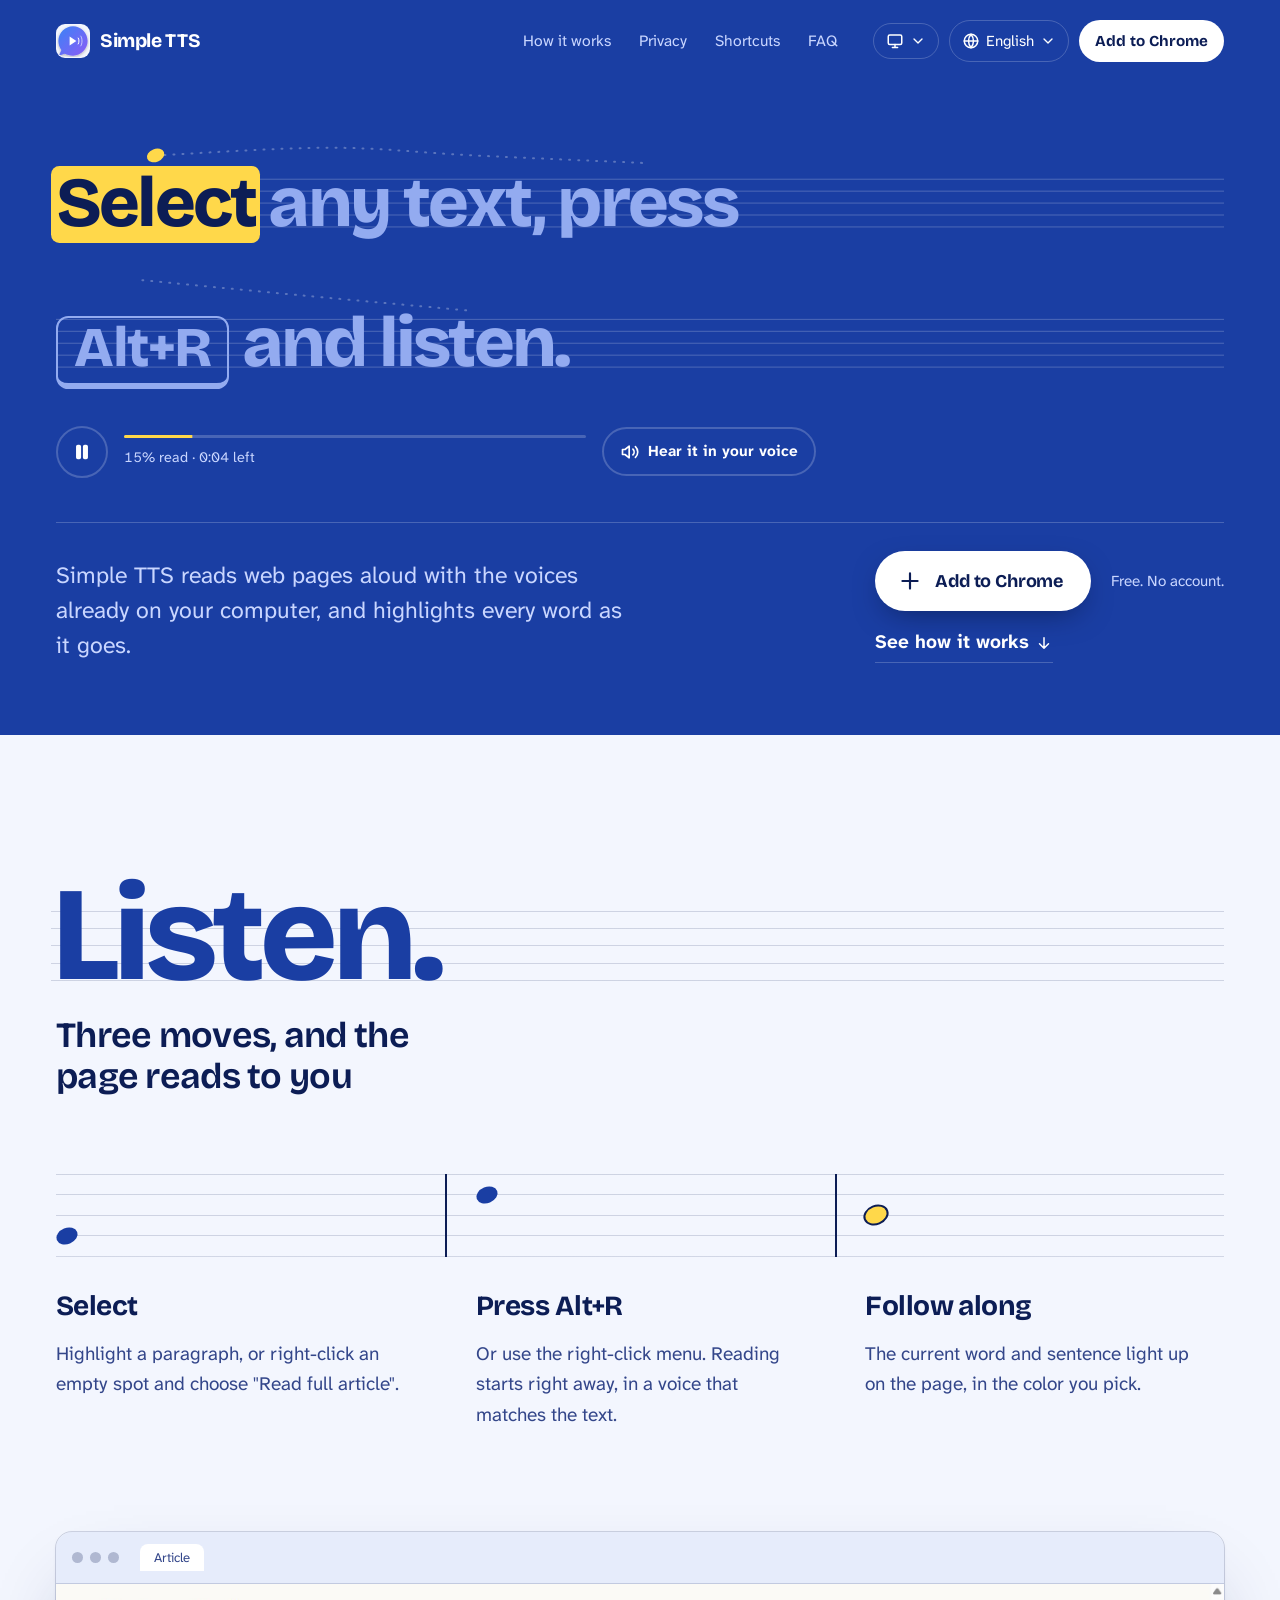
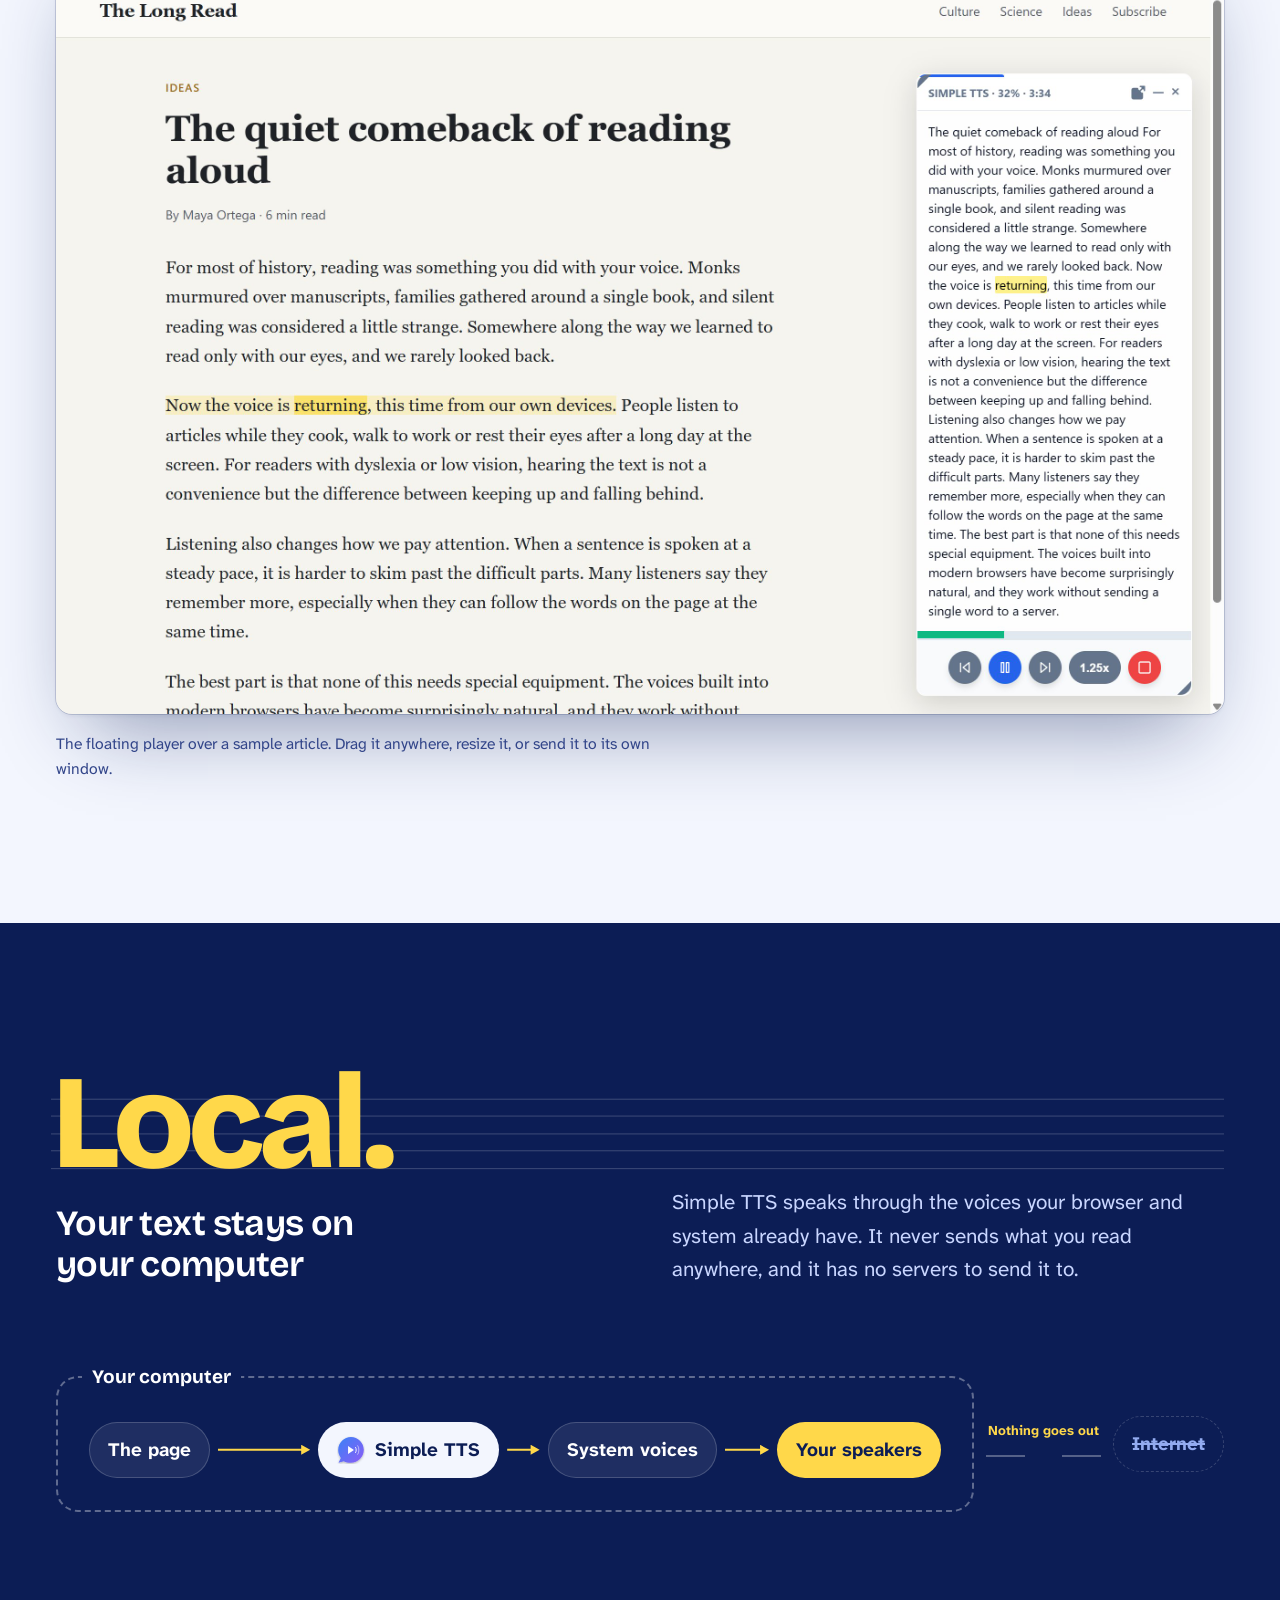
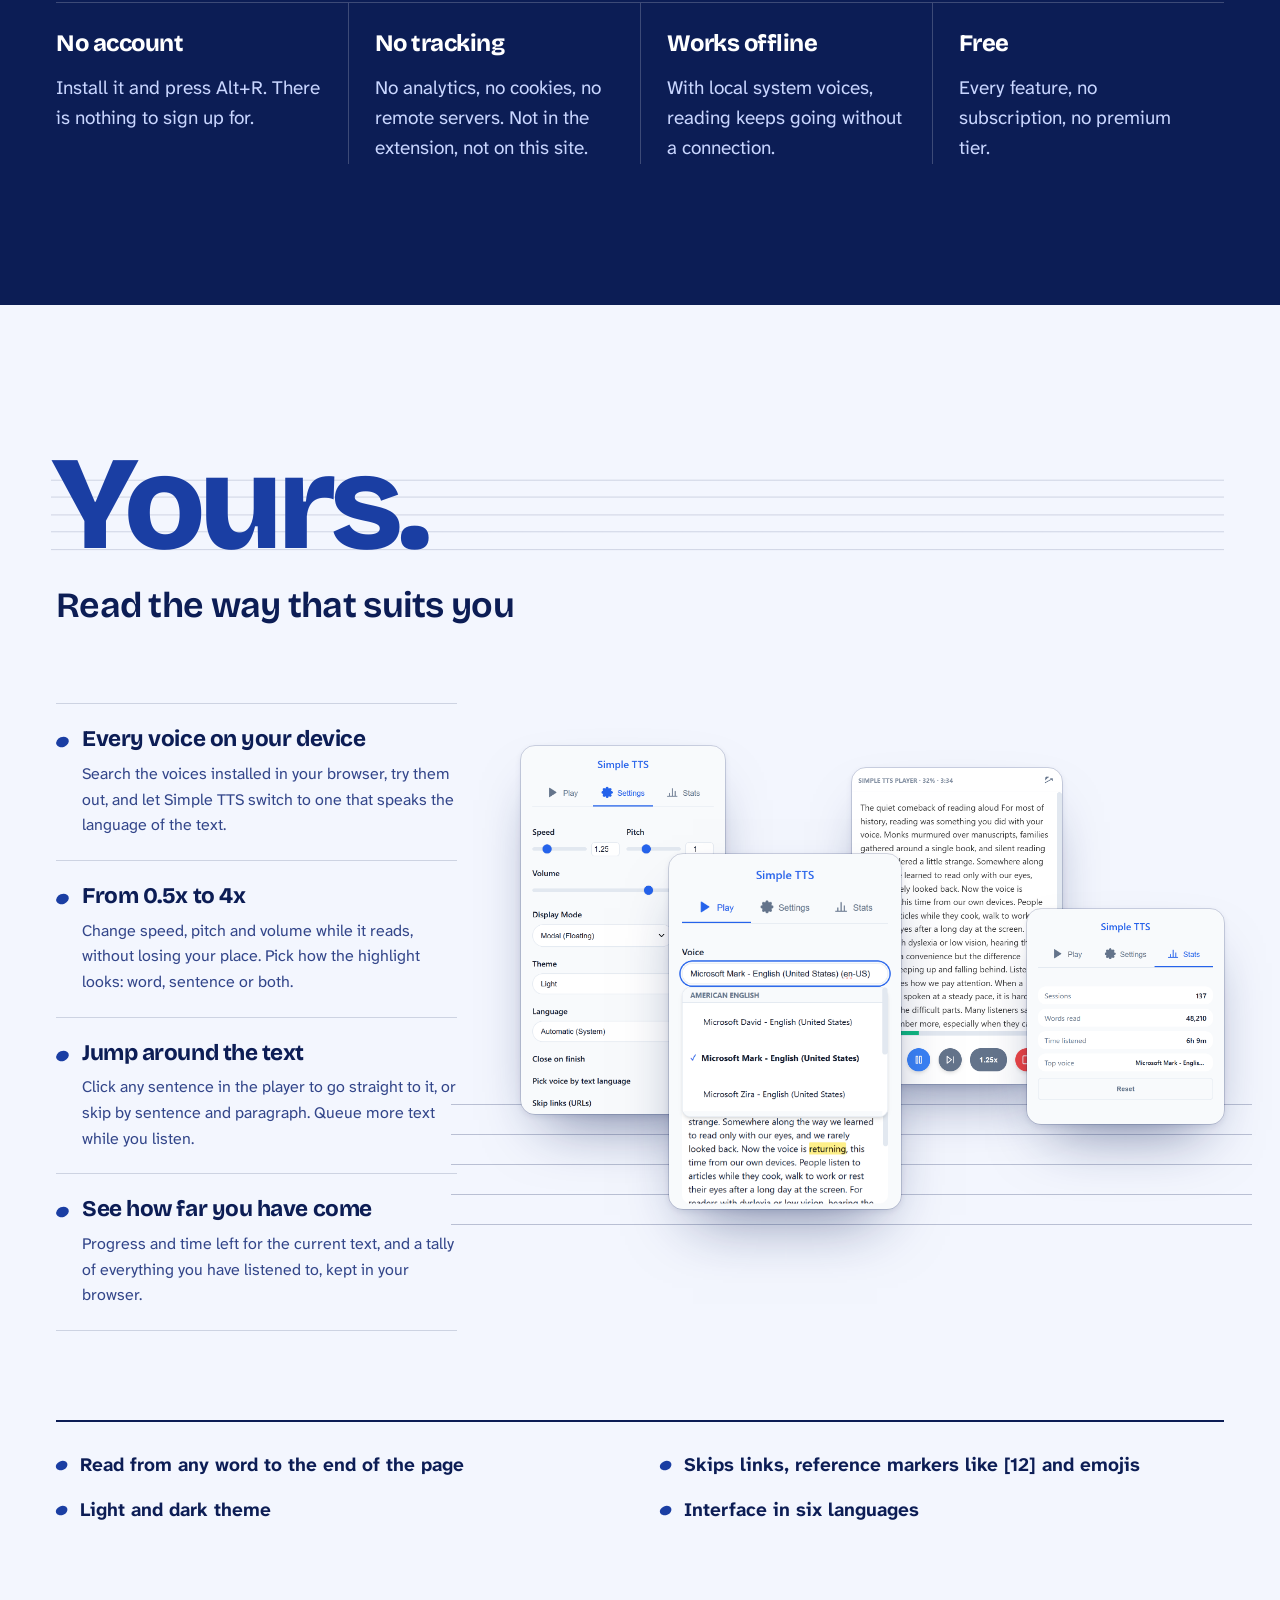
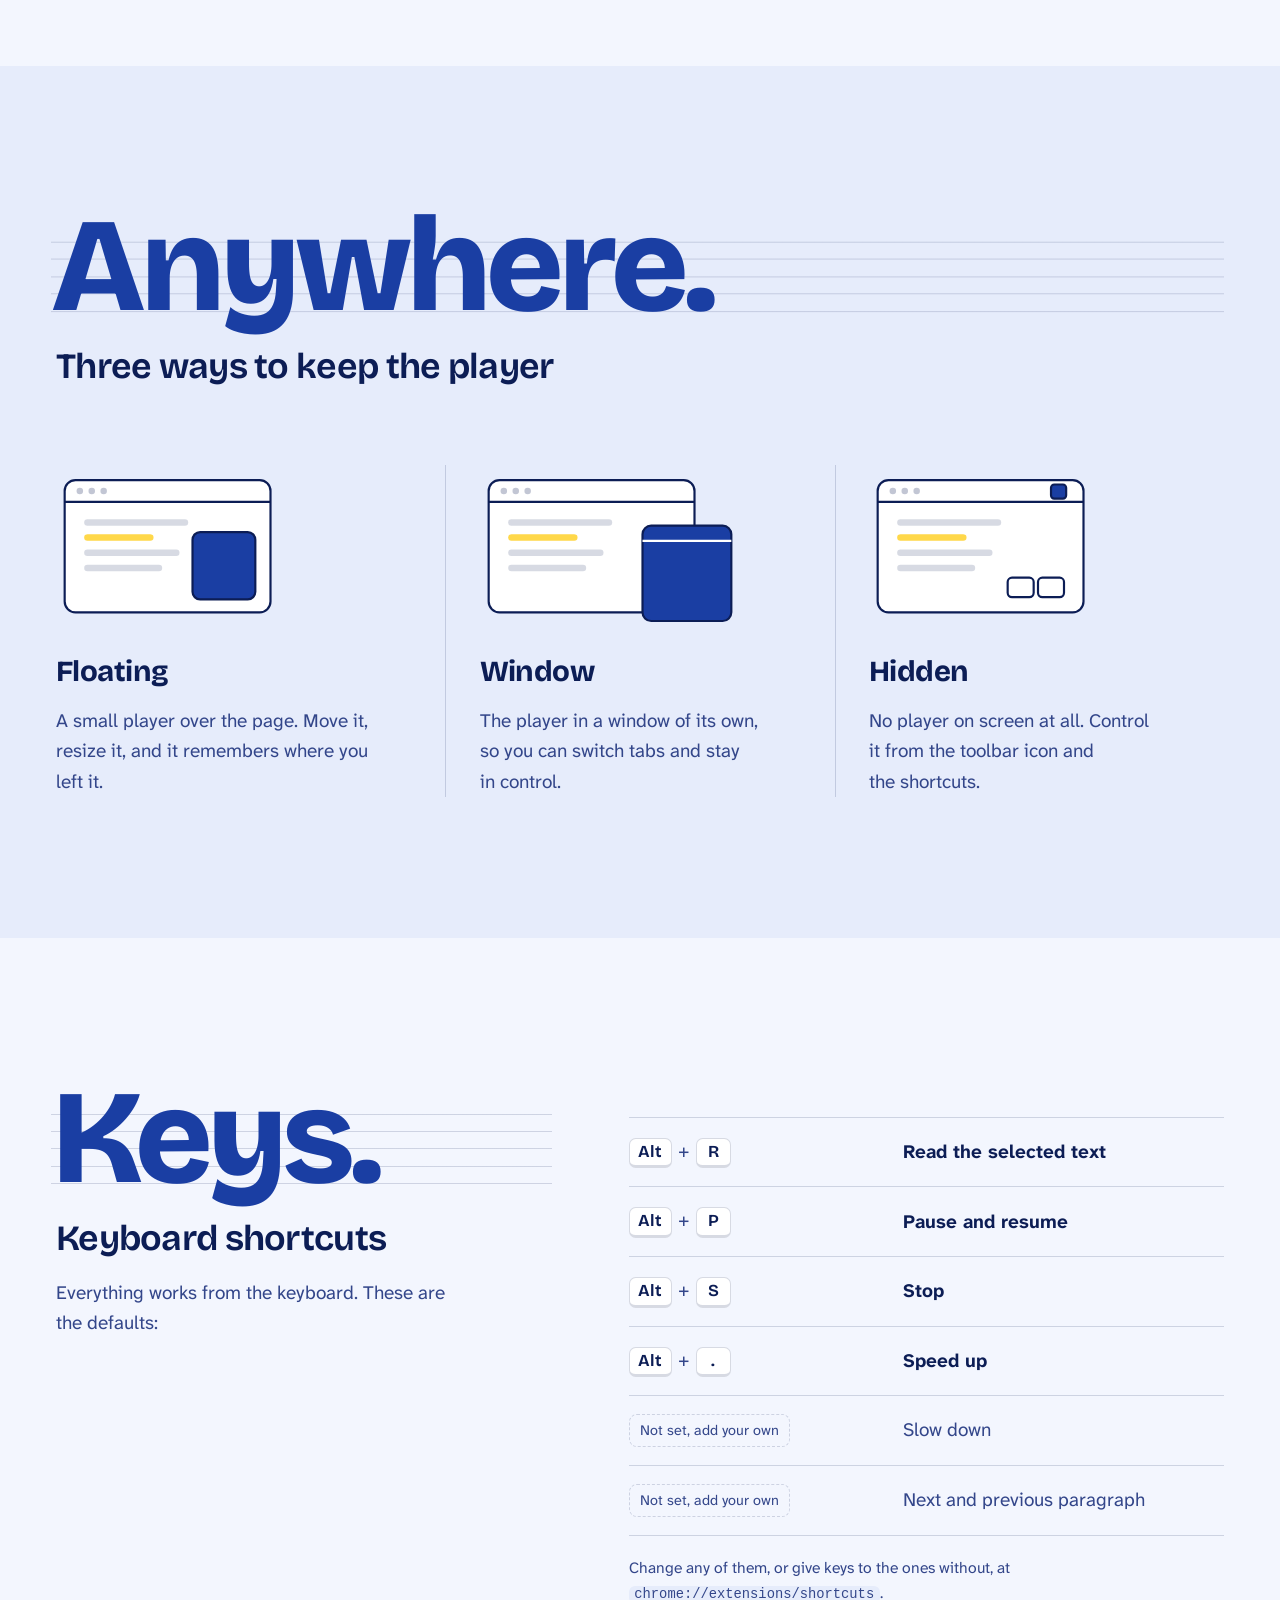
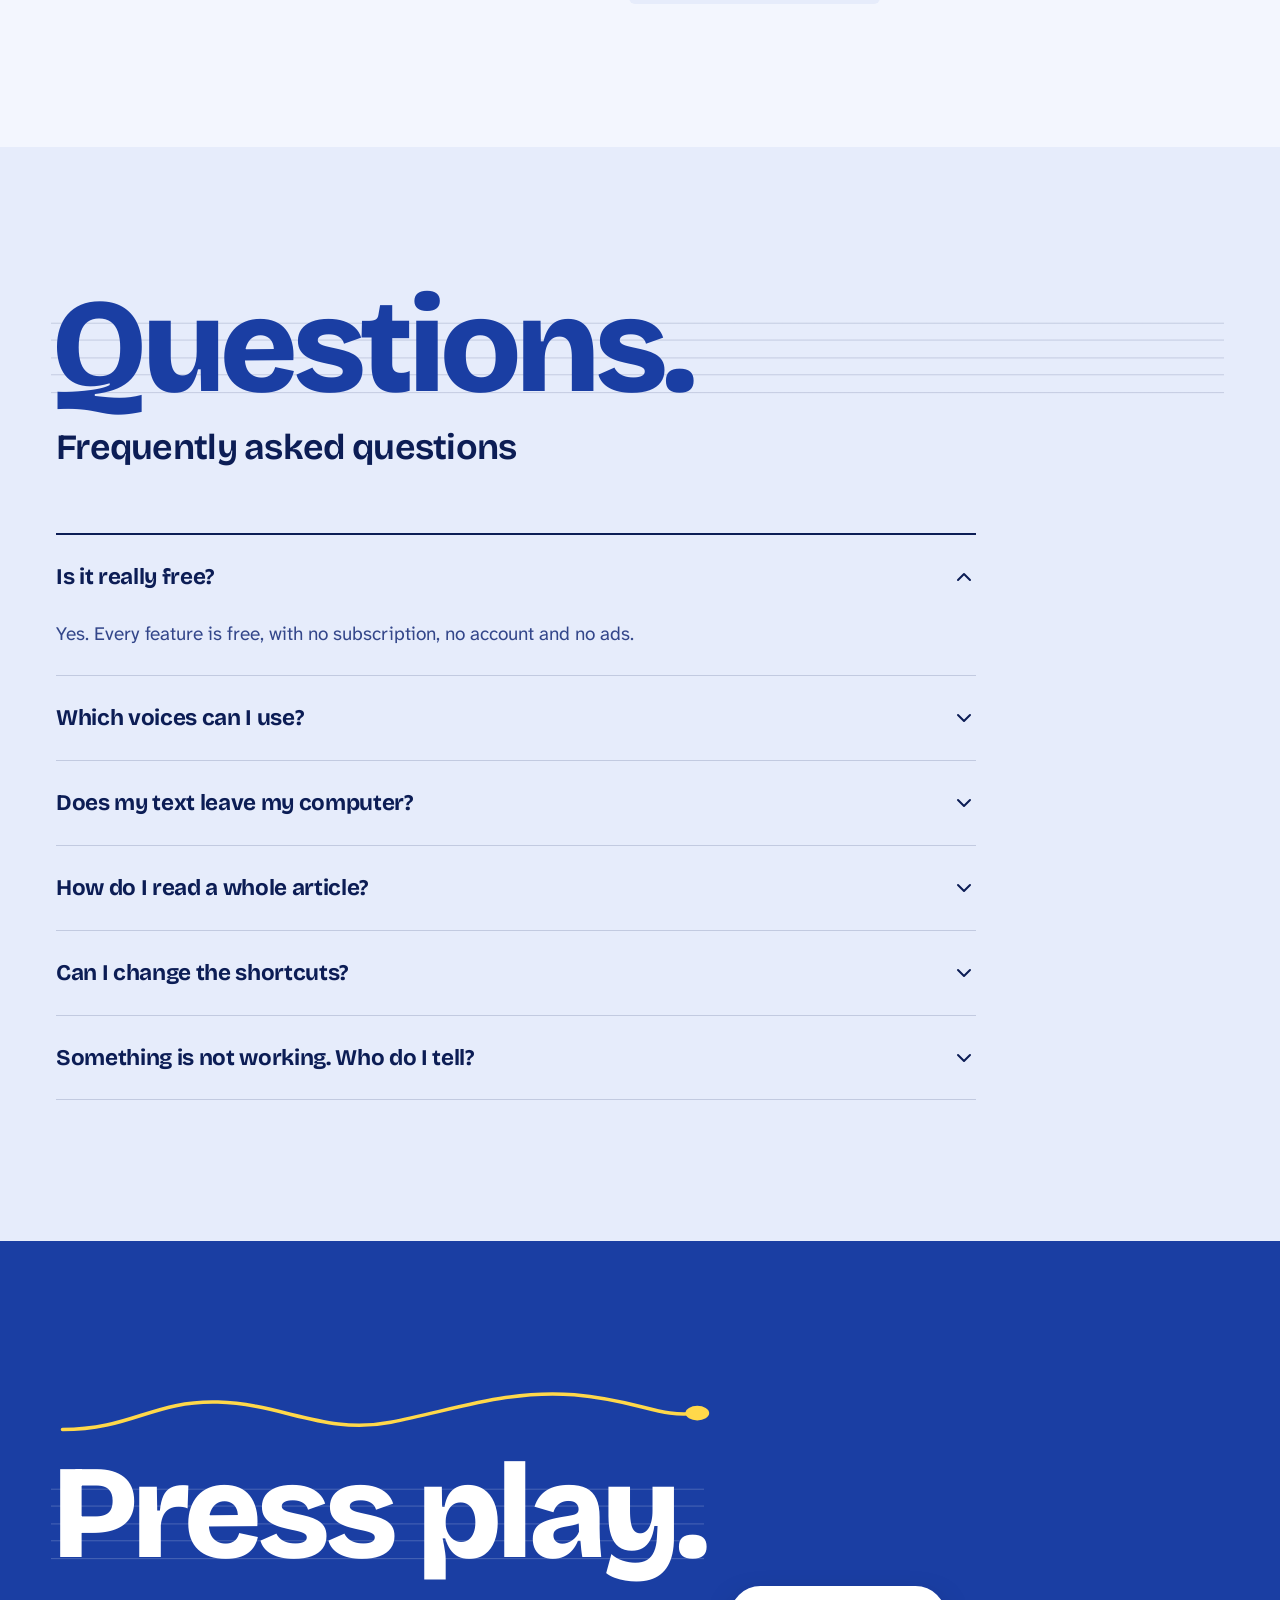
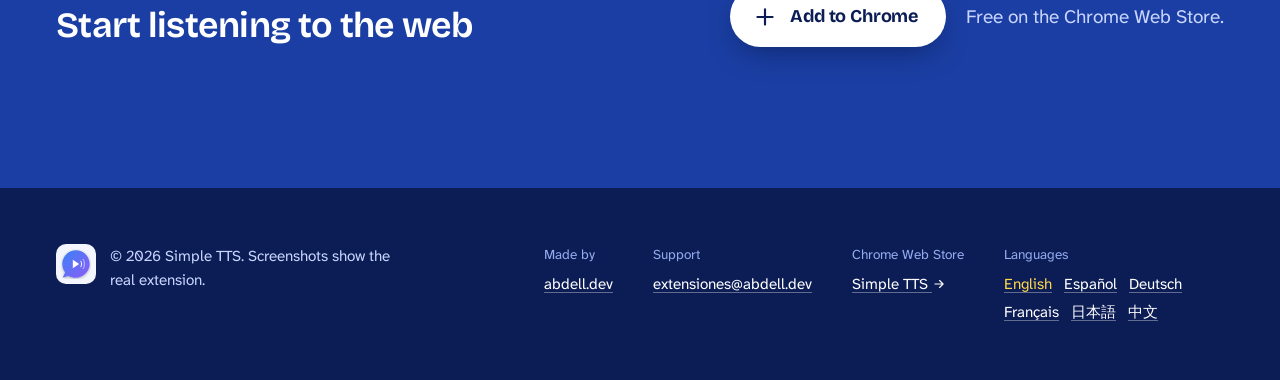
<file: en/index.html>
<!DOCTYPE html><html lang="en" dir="ltr"><head><meta charset="utf-8"><meta name="viewport" content="width=device-width, initial-scale=1"><script>
      // Theme before first paint. "system" = no data-theme, so CSS follows the OS.
      // Screenshots: <source data-dark> carries the dark capture; its media follows the choice.
      (() => {
        const root = document.documentElement;
        const apply = choice => {
          if (choice === 'light' || choice === 'dark') root.dataset.theme = choice;
          else delete root.dataset.theme;
          const media = choice === 'dark' ? 'all' : choice === 'light' ? 'not all' : '(prefers-color-scheme: dark)';
          document.querySelectorAll('source[data-dark]').forEach(s => s.setAttribute('media', media));
        };
        window.setTheme = choice => {
          try {
            if (choice === 'system') localStorage.removeItem('theme');
            else localStorage.setItem('theme', choice);
          } catch {}
          apply(choice);
        };
        let saved = null;
        try {
          saved = localStorage.getItem('theme');
        } catch {}
        apply(saved);
        if (saved) addEventListener('DOMContentLoaded', () => apply(saved));
      })();
    </script><title>Simple TTS: listen to any web page in Chrome</title><meta name="description" content="Free Chrome extension that reads web pages aloud with the voices already on your computer. Select text, press Alt+R and follow each word on the page. No account, no tracking."><meta name="color-scheme" content="light dark"><meta name="theme-color" content="#1a3ea3"><link rel="canonical" href="https://simpletts.abdell.dev/en/"><link rel="alternate" hreflang="en" href="https://simpletts.abdell.dev/en/"><link rel="alternate" hreflang="es" href="https://simpletts.abdell.dev/es/"><link rel="alternate" hreflang="de" href="https://simpletts.abdell.dev/de/"><link rel="alternate" hreflang="fr" href="https://simpletts.abdell.dev/fr/"><link rel="alternate" hreflang="ja" href="https://simpletts.abdell.dev/ja/"><link rel="alternate" hreflang="zh-CN" href="https://simpletts.abdell.dev/zh/"><link rel="alternate" hreflang="x-default" href="https://simpletts.abdell.dev/"><link rel="icon" href="/icon.svg" type="image/svg+xml"><link rel="icon" href="/icon32.png" type="image/png" sizes="32x32"><link rel="apple-touch-icon" href="/icon128.png"><meta property="og:type" content="website"><meta property="og:title" content="Simple TTS: listen to any web page in Chrome"><meta property="og:description" content="Free Chrome extension that reads web pages aloud with the voices already on your computer. Select text, press Alt+R and follow each word on the page. No account, no tracking."><meta property="og:url" content="https://simpletts.abdell.dev/en/"><meta property="og:image" content="https://simpletts.abdell.dev/shots/en/article.jpg"><meta property="og:locale" content="en"><meta name="twitter:card" content="summary_large_image"><link rel="stylesheet" href="/_astro/i18n.DHyMtfE5.css"><link rel="stylesheet" href="/_astro/index.B1wqPxuz.css"></head><body><a class="skip" href="#main">Skip to content</a><div class="hero-field" data-astro-cid-ge2uvauf><header class="nav wrap" data-astro-cid-wpvy4v7s><a class="brand" href="/en/" data-astro-cid-wpvy4v7s><img src="/icon.svg" alt="" width="34" height="34" data-astro-cid-wpvy4v7s><span data-astro-cid-wpvy4v7s>Simple TTS</span></a><nav aria-label="Simple TTS" data-astro-cid-wpvy4v7s><ul class="links" data-astro-cid-wpvy4v7s><li data-astro-cid-wpvy4v7s><a href="#how" data-astro-cid-wpvy4v7s>How it works</a></li><li data-astro-cid-wpvy4v7s><a href="#privacy" data-astro-cid-wpvy4v7s>Privacy</a></li><li data-astro-cid-wpvy4v7s><a href="#shortcuts" data-astro-cid-wpvy4v7s>Shortcuts</a></li><li data-astro-cid-wpvy4v7s><a href="#faq" data-astro-cid-wpvy4v7s>FAQ</a></li></ul></nav><div class="tools" data-astro-cid-wpvy4v7s><details class="menu theme" data-astro-cid-wpvy4v7s><summary aria-label="Theme" title="Theme" data-astro-cid-wpvy4v7s><svg class="i-system" viewBox="0 0 24 24" fill="none" stroke="currentColor" stroke-width="2" stroke-linecap="round" stroke-linejoin="round" aria-hidden="true" focusable="false"><rect x="3" y="4" width="18" height="12.5" rx="2"/><path d="M8.5 20.5h7M12 16.5v4"/></svg><svg class="i-light" viewBox="0 0 24 24" fill="none" stroke="currentColor" stroke-width="2" stroke-linecap="round" stroke-linejoin="round" aria-hidden="true" focusable="false"><circle cx="12" cy="12" r="4"/><path d="M12 2.5v2M12 19.5v2M2.5 12h2M19.5 12h2M5.3 5.3l1.4 1.4M17.3 17.3l1.4 1.4M5.3 18.7l1.4-1.4M17.3 6.7l1.4-1.4"/></svg><svg class="i-dark" viewBox="0 0 24 24" fill="none" stroke="currentColor" stroke-width="2" stroke-linecap="round" stroke-linejoin="round" aria-hidden="true" focusable="false"><path d="M20 14.5A8.5 8.5 0 0 1 9.5 4a8.5 8.5 0 1 0 10.5 10.5Z"/></svg><svg class="chev" viewBox="0 0 24 24" fill="none" stroke="currentColor" stroke-width="2" stroke-linecap="round" stroke-linejoin="round" aria-hidden="true" focusable="false"><path d="m6 9 6 6 6-6"/></svg></summary><ul role="radiogroup" aria-label="Theme" data-astro-cid-wpvy4v7s><li data-astro-cid-wpvy4v7s><button type="button" role="radio" aria-checked="false" data-theme-choice="light" data-astro-cid-wpvy4v7s><svg viewBox="0 0 24 24" fill="none" stroke="currentColor" stroke-width="2" stroke-linecap="round" stroke-linejoin="round" aria-hidden="true" focusable="false"><circle cx="12" cy="12" r="4"/><path d="M12 2.5v2M12 19.5v2M2.5 12h2M19.5 12h2M5.3 5.3l1.4 1.4M17.3 17.3l1.4 1.4M5.3 18.7l1.4-1.4M17.3 6.7l1.4-1.4"/></svg>Light</button></li><li data-astro-cid-wpvy4v7s><button type="button" role="radio" aria-checked="false" data-theme-choice="dark" data-astro-cid-wpvy4v7s><svg viewBox="0 0 24 24" fill="none" stroke="currentColor" stroke-width="2" stroke-linecap="round" stroke-linejoin="round" aria-hidden="true" focusable="false"><path d="M20 14.5A8.5 8.5 0 0 1 9.5 4a8.5 8.5 0 1 0 10.5 10.5Z"/></svg>Dark</button></li><li data-astro-cid-wpvy4v7s><button type="button" role="radio" aria-checked="true" data-theme-choice="system" data-astro-cid-wpvy4v7s><svg viewBox="0 0 24 24" fill="none" stroke="currentColor" stroke-width="2" stroke-linecap="round" stroke-linejoin="round" aria-hidden="true" focusable="false"><rect x="3" y="4" width="18" height="12.5" rx="2"/><path d="M8.5 20.5h7M12 16.5v4"/></svg>System</button></li></ul></details><details class="menu lang" data-astro-cid-wpvy4v7s><summary data-astro-cid-wpvy4v7s><svg viewBox="0 0 24 24" fill="none" stroke="currentColor" stroke-width="2" stroke-linecap="round" stroke-linejoin="round" aria-hidden="true" focusable="false"><circle cx="12" cy="12" r="9"/><path d="M3 12h18M12 3a14 14 0 0 1 0 18M12 3a14 14 0 0 0 0 18"/></svg><span class="lang-label" data-astro-cid-wpvy4v7s><span class="sr-only" data-astro-cid-wpvy4v7s>Language: </span>English</span><svg class="chev" viewBox="0 0 24 24" fill="none" stroke="currentColor" stroke-width="2" stroke-linecap="round" stroke-linejoin="round" aria-hidden="true" focusable="false"><path d="m6 9 6 6 6-6"/></svg></summary><ul data-astro-cid-wpvy4v7s><li data-astro-cid-wpvy4v7s><a href="/en/" hreflang="en" lang="en" aria-current="page" data-astro-cid-wpvy4v7s>English</a></li><li data-astro-cid-wpvy4v7s><a href="/es/" hreflang="es" lang="es" data-astro-cid-wpvy4v7s>Español</a></li><li data-astro-cid-wpvy4v7s><a href="/de/" hreflang="de" lang="de" data-astro-cid-wpvy4v7s>Deutsch</a></li><li data-astro-cid-wpvy4v7s><a href="/fr/" hreflang="fr" lang="fr" data-astro-cid-wpvy4v7s>Français</a></li><li data-astro-cid-wpvy4v7s><a href="/ja/" hreflang="ja" lang="ja" data-astro-cid-wpvy4v7s>日本語</a></li><li data-astro-cid-wpvy4v7s><a href="/zh/" hreflang="zh-CN" lang="zh-CN" data-astro-cid-wpvy4v7s>中文</a></li></ul></details><a class="install" href="https://chromewebstore.google.com/detail/mnnhakddcadkcichdgimoennpkfkcalk?hl=en" data-astro-cid-wpvy4v7s>Add to Chrome</a></div></header><script type="module">var e=[...document.querySelectorAll(`.nav details.menu`)],t=[...document.querySelectorAll(`[data-theme-choice]`)],n=e=>t.forEach(t=>t.setAttribute(`aria-checked`,String(t.dataset.themeChoice===e)));n(document.documentElement.dataset.theme??`system`),t.forEach(e=>e.addEventListener(`click`,()=>{let t=e.dataset.themeChoice;window.setTheme(t),n(t);let r=e.closest(`details`);r.open=!1,r.querySelector(`summary`).focus()})),e.forEach(t=>t.addEventListener(`toggle`,()=>{t.open&&e.forEach(e=>e!==t&&(e.open=!1))})),document.addEventListener(`click`,t=>{e.forEach(e=>e.open&&!e.contains(t.target)&&(e.open=!1))}),document.addEventListener(`keydown`,t=>{if(t.key!==`Escape`)return;let n=e.find(e=>e.open);n&&(n.open=!1,n.querySelector(`summary`).focus())});</script><section class="hero wrap" aria-labelledby="hero-title" data-astro-cid-ge2uvauf><div class="score" data-score data-lang="en" data-astro-cid-ge2uvauf><svg class="contour" aria-hidden="true" focusable="false" data-astro-cid-ge2uvauf><path class="contour-ghost" d="" data-astro-cid-ge2uvauf></path><path class="contour-line" d="" data-astro-cid-ge2uvauf></path><ellipse class="pen" rx="9" ry="6.5" cx="-40" cy="-40" data-astro-cid-ge2uvauf></ellipse></svg><h1 id="hero-title" class="sentence staved" data-astro-cid-ge2uvauf><span class="sr-only" data-astro-cid-ge2uvauf>Select any text, press Alt+R and listen.</span><span class="words" aria-hidden="true" data-astro-cid-ge2uvauf><span class="g" data-astro-cid-ge2uvauf><span class="w" data-pitch="2" data-astro-cid-ge2uvauf>Select</span></span> <span class="g" data-astro-cid-ge2uvauf><span class="w" data-pitch="3" data-astro-cid-ge2uvauf>any</span></span> <span class="g" data-astro-cid-ge2uvauf><span class="w" data-pitch="2" data-astro-cid-ge2uvauf>text,</span></span> <span class="g" data-astro-cid-ge2uvauf><span class="w" data-pitch="1" data-astro-cid-ge2uvauf>press</span></span> <span class="g" data-astro-cid-ge2uvauf><span class="w key" data-pitch="4" data-astro-cid-ge2uvauf><span class="keycap" data-astro-cid-ge2uvauf>Alt+R</span></span></span> <span class="g" data-astro-cid-ge2uvauf><span class="w" data-pitch="2" data-astro-cid-ge2uvauf>and</span></span> <span class="g" data-astro-cid-ge2uvauf><span class="w" data-pitch="0" data-astro-cid-ge2uvauf>listen.</span></span></span></h1></div><div class="transport" data-transport data-astro-cid-ge2uvauf><button class="t-btn" type="button" data-toggle aria-label="Pause the demo" data-label-play="Play the demo" data-label-pause="Pause the demo" data-label-replay="Play again" data-astro-cid-ge2uvauf><span class="i-pause" data-astro-cid-ge2uvauf><svg viewBox="0 0 24 24" fill="none" stroke="currentColor" stroke-width="2" stroke-linecap="round" stroke-linejoin="round" aria-hidden="true" focusable="false"><rect x="6.5" y="5" width="3.5" height="14" rx="1" fill="currentColor"/><rect x="14" y="5" width="3.5" height="14" rx="1" fill="currentColor"/></svg></span><span class="i-play" data-astro-cid-ge2uvauf><svg viewBox="0 0 24 24" fill="none" stroke="currentColor" stroke-width="2" stroke-linecap="round" stroke-linejoin="round" aria-hidden="true" focusable="false"><path d="M8 5.5v13a1 1 0 0 0 1.5.86l10.4-6.5a1 1 0 0 0 0-1.72L9.5 4.64A1 1 0 0 0 8 5.5Z" fill="currentColor"/></svg></span><span class="i-replay" data-astro-cid-ge2uvauf><svg viewBox="0 0 24 24" fill="none" stroke="currentColor" stroke-width="2" stroke-linecap="round" stroke-linejoin="round" aria-hidden="true" focusable="false"><path d="M3 12a9 9 0 1 0 2.64-6.36L3 8.3"/><path d="M3 3.5v4.8h4.8"/></svg></span></button><div class="progress" aria-hidden="true" data-astro-cid-ge2uvauf><div class="bar" data-astro-cid-ge2uvauf><span data-bar data-astro-cid-ge2uvauf></span></div><p class="readout" data-astro-cid-ge2uvauf><span data-pct data-astro-cid-ge2uvauf>0%</span> read · <span data-left data-astro-cid-ge2uvauf>0:00</span> left</p></div><button class="listen" type="button" data-listen hidden data-label-listen="Hear it in your voice" data-label-stop="Stop" title="Uses a voice from your own browser." data-astro-cid-ge2uvauf><svg viewBox="0 0 24 24" fill="none" stroke="currentColor" stroke-width="2" stroke-linecap="round" stroke-linejoin="round" aria-hidden="true" focusable="false"><path d="M11 5 6 9H3v6h3l5 4V5Z"/><path d="M15.5 8.5a5 5 0 0 1 0 7M18.5 5.5a9 9 0 0 1 0 13"/></svg><span data-listen-label data-astro-cid-ge2uvauf>Hear it in your voice</span></button></div><div class="pitch" data-astro-cid-ge2uvauf><p class="promise" data-astro-cid-ge2uvauf>Simple TTS reads web pages aloud with the voices already on your computer, and highlights every word as it goes.</p><div class="actions" data-astro-cid-ge2uvauf><a class="btn btn-primary" href="https://chromewebstore.google.com/detail/mnnhakddcadkcichdgimoennpkfkcalk?hl=en" data-astro-cid-ge2uvauf><svg viewBox="0 0 24 24" fill="none" stroke="currentColor" stroke-width="2" stroke-linecap="round" stroke-linejoin="round" aria-hidden="true" focusable="false"><path d="M12 5v14M5 12h14"/></svg>Add to Chrome</a><p class="cta-note" data-astro-cid-ge2uvauf>Free. No account.</p><a class="how-link" href="#how" data-astro-cid-ge2uvauf>See how it works<svg viewBox="0 0 24 24" fill="none" stroke="currentColor" stroke-width="2" stroke-linecap="round" stroke-linejoin="round" aria-hidden="true" focusable="false"><path d="M12 5v14M6 13l6 6 6-6"/></svg></a></div></div></section></div><script type="module" src="/_astro/Hero.astro_astro_type_script_index_0_lang.B65l0I3Q.js"></script><main id="main"><section id="how" class="how on-paper" aria-labelledby="how-title" data-astro-cid-tbycsn3q><div class="wrap" data-astro-cid-tbycsn3q><span class="big-word staved" aria-hidden="true" data-astro-cid-tbycsn3q>Listen.</span><h2 id="how-title" class="section-title" data-astro-cid-tbycsn3q>Three moves, and the page reads to you</h2><ol class="measures stave" data-astro-cid-tbycsn3q><li data-astro-cid-tbycsn3q><h3 data-astro-cid-tbycsn3q>Select</h3><p data-astro-cid-tbycsn3q>Highlight a paragraph, or right-click an empty spot and choose &quot;Read full article&quot;.</p></li><li data-astro-cid-tbycsn3q><h3 data-astro-cid-tbycsn3q>Press Alt+R</h3><p data-astro-cid-tbycsn3q>Or use the right-click menu. Reading starts right away, in a voice that matches the text.</p></li><li data-astro-cid-tbycsn3q><h3 data-astro-cid-tbycsn3q>Follow along</h3><p data-astro-cid-tbycsn3q>The current word and sentence light up on the page, in the color you pick.</p></li></ol><figure class="shot" data-astro-cid-tbycsn3q><div class="window" data-astro-cid-tbycsn3q><div class="chrome" aria-hidden="true" data-astro-cid-tbycsn3q><span data-astro-cid-tbycsn3q></span><span data-astro-cid-tbycsn3q></span><span data-astro-cid-tbycsn3q></span><i data-astro-cid-tbycsn3q>Article</i></div><picture data-astro-cid-tbycsn3q><source data-dark media="(prefers-color-scheme: dark)" srcset="/shots/en/article-dark.jpg" data-astro-cid-tbycsn3q><img src="/shots/en/article.jpg" alt="A news article in Chrome with the Simple TTS floating player on top and the sentence being read highlighted in yellow." width="2560" height="1600" loading="lazy" decoding="async" data-astro-cid-tbycsn3q></picture></div><figcaption data-astro-cid-tbycsn3q>The floating player over a sample article. Drag it anywhere, resize it, or send it to its own window.</figcaption></figure></div></section><section id="privacy" class="privacy" aria-labelledby="privacy-title" data-astro-cid-cobwjqwb><div class="wrap" data-astro-cid-cobwjqwb><span class="big-word staved" aria-hidden="true" data-astro-cid-cobwjqwb>Local.</span><div class="head" data-astro-cid-cobwjqwb><h2 id="privacy-title" class="section-title" data-astro-cid-cobwjqwb>Your text stays on your computer</h2><p class="lead" data-astro-cid-cobwjqwb>Simple TTS speaks through the voices your browser and system already have. It never sends what you read anywhere, and it has no servers to send it to.</p></div><figure class="path" aria-label="The page → Simple TTS → System voices → Your speakers. Internet: Nothing goes out." data-astro-cid-cobwjqwb><div class="device" data-astro-cid-cobwjqwb><span class="device-label" data-astro-cid-cobwjqwb>Your computer</span><ol class="chain" data-astro-cid-cobwjqwb><li data-astro-cid-cobwjqwb><span class="node" data-astro-cid-cobwjqwb>The page</span></li><li data-astro-cid-cobwjqwb><span class="node node-ext" data-astro-cid-cobwjqwb><img src="/icon.svg" alt="" width="28" height="28" data-astro-cid-cobwjqwb>Simple TTS</span></li><li data-astro-cid-cobwjqwb><span class="node" data-astro-cid-cobwjqwb>System voices</span></li><li data-astro-cid-cobwjqwb><span class="node node-out" data-astro-cid-cobwjqwb>Your speakers</span></li></ol></div><div class="outside" aria-hidden="true" data-astro-cid-cobwjqwb><span class="cut" data-astro-cid-cobwjqwb>Nothing goes out</span><span class="node node-net" data-astro-cid-cobwjqwb>Internet</span></div></figure><dl class="facts" data-astro-cid-cobwjqwb><div data-astro-cid-cobwjqwb><dt data-astro-cid-cobwjqwb>No account</dt><dd data-astro-cid-cobwjqwb>Install it and press Alt+R. There is nothing to sign up for.</dd></div><div data-astro-cid-cobwjqwb><dt data-astro-cid-cobwjqwb>No tracking</dt><dd data-astro-cid-cobwjqwb>No analytics, no cookies, no remote servers. Not in the extension, not on this site.</dd></div><div data-astro-cid-cobwjqwb><dt data-astro-cid-cobwjqwb>Works offline</dt><dd data-astro-cid-cobwjqwb>With local system voices, reading keeps going without a connection.</dd></div><div data-astro-cid-cobwjqwb><dt data-astro-cid-cobwjqwb>Free</dt><dd data-astro-cid-cobwjqwb>Every feature, no subscription, no premium tier.</dd></div></dl></div></section><section class="features on-paper" aria-labelledby="features-title" data-astro-cid-cognygiv><div class="wrap" data-astro-cid-cognygiv><span class="big-word staved" aria-hidden="true" data-astro-cid-cognygiv>Yours.</span><h2 id="features-title" class="section-title" data-astro-cid-cognygiv>Read the way that suits you</h2><div class="layout" data-astro-cid-cognygiv><dl class="list" data-astro-cid-cognygiv><div data-astro-cid-cognygiv><dt data-astro-cid-cognygiv>Every voice on your device</dt><dd data-astro-cid-cognygiv>Search the voices installed in your browser, try them out, and let Simple TTS switch to one that speaks the language of the text.</dd></div><div data-astro-cid-cognygiv><dt data-astro-cid-cognygiv>From 0.5x to 4x</dt><dd data-astro-cid-cognygiv>Change speed, pitch and volume while it reads, without losing your place. Pick how the highlight looks: word, sentence or both.</dd></div><div data-astro-cid-cognygiv><dt data-astro-cid-cognygiv>Jump around the text</dt><dd data-astro-cid-cognygiv>Click any sentence in the player to go straight to it, or skip by sentence and paragraph. Queue more text while you listen.</dd></div><div data-astro-cid-cognygiv><dt data-astro-cid-cognygiv>See how far you have come</dt><dd data-astro-cid-cognygiv>Progress and time left for the current text, and a tally of everything you have listened to, kept in your browser.</dd></div></dl><div class="chord" data-astro-cid-cognygiv><picture data-astro-cid-cognygiv><source data-dark media="(prefers-color-scheme: dark)" srcset="/shots/en/settings-dark.png" data-astro-cid-cognygiv><img class="ui settings" src="/shots/en/settings.png" alt="The Simple TTS settings: speed, pitch, volume, player mode, highlight and theme." width="720" height="1962" loading="lazy" decoding="async" data-astro-cid-cognygiv></picture><picture data-astro-cid-cognygiv><source data-dark media="(prefers-color-scheme: dark)" srcset="/shots/en/voices-dark.png" data-astro-cid-cognygiv><img class="ui voices" src="/shots/en/voices.png" alt="The Simple TTS popup showing the player and the voice list with a search box." width="720" height="1324" loading="lazy" decoding="async" data-astro-cid-cognygiv></picture><picture data-astro-cid-cognygiv><source data-dark media="(prefers-color-scheme: dark)" srcset="/shots/en/stats-dark.png" data-astro-cid-cognygiv><img class="ui stats" src="/shots/en/stats.png" alt="The Simple TTS stats tab with words read, listening time and most used voices (sample data)." width="720" height="1148" loading="lazy" decoding="async" data-astro-cid-cognygiv></picture><picture data-astro-cid-cognygiv><source data-dark media="(prefers-color-scheme: dark)" srcset="/shots/en/window-dark.png" data-astro-cid-cognygiv><img class="ui window" src="/shots/en/window.png" alt="The Simple TTS player in its own window, with the text being read and playback controls." width="800" height="1200" loading="lazy" decoding="async" data-astro-cid-cognygiv></picture></div></div><ul class="more" data-astro-cid-cognygiv><li data-astro-cid-cognygiv>Read from any word to the end of the page</li><li data-astro-cid-cognygiv>Skips links, reference markers like [12] and emojis</li><li data-astro-cid-cognygiv>Light and dark theme</li><li data-astro-cid-cognygiv>Interface in six languages</li></ul></div></section><section class="modes on-paper" aria-labelledby="modes-title" data-astro-cid-mfftnrbs><div class="wrap" data-astro-cid-mfftnrbs><span class="big-word staved" aria-hidden="true" data-astro-cid-mfftnrbs>Anywhere.</span><h2 id="modes-title" class="section-title" data-astro-cid-mfftnrbs>Three ways to keep the player</h2><ul class="list" data-astro-cid-mfftnrbs><li data-astro-cid-mfftnrbs><svg class="diagram" viewBox="0 0 240 150" aria-hidden="true" focusable="false" data-astro-cid-mfftnrbs><rect class="win" x="8" y="14" width="190" height="122" rx="10" data-astro-cid-mfftnrbs></rect><line class="win-line" x1="8" y1="34" x2="198" y2="34" data-astro-cid-mfftnrbs></line><circle class="win-dot" cx="22" cy="24" r="3" data-astro-cid-mfftnrbs></circle><circle class="win-dot" cx="33" cy="24" r="3" data-astro-cid-mfftnrbs></circle><circle class="win-dot" cx="44" cy="24" r="3" data-astro-cid-mfftnrbs></circle><rect class="text" x="26" y="50" width="96" height="6" rx="3" data-astro-cid-mfftnrbs></rect><rect class="text hl" x="26" y="64" width="64" height="6" rx="3" data-astro-cid-mfftnrbs></rect><rect class="text" x="26" y="78" width="88" height="6" rx="3" data-astro-cid-mfftnrbs></rect><rect class="text" x="26" y="92" width="72" height="6" rx="3" data-astro-cid-mfftnrbs></rect><rect class="player" x="126" y="62" width="58" height="62" rx="7" data-astro-cid-mfftnrbs></rect></svg><h3 data-astro-cid-mfftnrbs>Floating</h3><p data-astro-cid-mfftnrbs>A small player over the page. Move it, resize it, and it remembers where you left it.</p></li><li data-astro-cid-mfftnrbs><svg class="diagram" viewBox="0 0 240 150" aria-hidden="true" focusable="false" data-astro-cid-mfftnrbs><rect class="win" x="8" y="14" width="190" height="122" rx="10" data-astro-cid-mfftnrbs></rect><line class="win-line" x1="8" y1="34" x2="198" y2="34" data-astro-cid-mfftnrbs></line><circle class="win-dot" cx="22" cy="24" r="3" data-astro-cid-mfftnrbs></circle><circle class="win-dot" cx="33" cy="24" r="3" data-astro-cid-mfftnrbs></circle><circle class="win-dot" cx="44" cy="24" r="3" data-astro-cid-mfftnrbs></circle><rect class="text" x="26" y="50" width="96" height="6" rx="3" data-astro-cid-mfftnrbs></rect><rect class="text hl" x="26" y="64" width="64" height="6" rx="3" data-astro-cid-mfftnrbs></rect><rect class="text" x="26" y="78" width="88" height="6" rx="3" data-astro-cid-mfftnrbs></rect><rect class="text" x="26" y="92" width="72" height="6" rx="3" data-astro-cid-mfftnrbs></rect><rect class="player" x="150" y="56" width="82" height="88" rx="8" data-astro-cid-mfftnrbs></rect><line class="player-line" x1="150" y1="70" x2="232" y2="70" data-astro-cid-mfftnrbs></line></svg><h3 data-astro-cid-mfftnrbs>Window</h3><p data-astro-cid-mfftnrbs>The player in a window of its own, so you can switch tabs and stay in control.</p></li><li data-astro-cid-mfftnrbs><svg class="diagram" viewBox="0 0 240 150" aria-hidden="true" focusable="false" data-astro-cid-mfftnrbs><rect class="win" x="8" y="14" width="190" height="122" rx="10" data-astro-cid-mfftnrbs></rect><line class="win-line" x1="8" y1="34" x2="198" y2="34" data-astro-cid-mfftnrbs></line><circle class="win-dot" cx="22" cy="24" r="3" data-astro-cid-mfftnrbs></circle><circle class="win-dot" cx="33" cy="24" r="3" data-astro-cid-mfftnrbs></circle><circle class="win-dot" cx="44" cy="24" r="3" data-astro-cid-mfftnrbs></circle><rect class="text" x="26" y="50" width="96" height="6" rx="3" data-astro-cid-mfftnrbs></rect><rect class="text hl" x="26" y="64" width="64" height="6" rx="3" data-astro-cid-mfftnrbs></rect><rect class="text" x="26" y="78" width="88" height="6" rx="3" data-astro-cid-mfftnrbs></rect><rect class="text" x="26" y="92" width="72" height="6" rx="3" data-astro-cid-mfftnrbs></rect><rect class="player" x="168" y="18" width="14" height="13" rx="3" data-astro-cid-mfftnrbs></rect><rect class="key" x="128" y="104" width="24" height="18" rx="4" data-astro-cid-mfftnrbs></rect><rect class="key" x="156" y="104" width="24" height="18" rx="4" data-astro-cid-mfftnrbs></rect></svg><h3 data-astro-cid-mfftnrbs>Hidden</h3><p data-astro-cid-mfftnrbs>No player on screen at all. Control it from the toolbar icon and the shortcuts.</p></li></ul></div></section><section id="shortcuts" class="shortcuts on-paper" aria-labelledby="shortcuts-title" data-astro-cid-aiqoecje><div class="wrap grid" data-astro-cid-aiqoecje><div data-astro-cid-aiqoecje><span class="big-word staved" aria-hidden="true" data-astro-cid-aiqoecje>Keys.</span><h2 id="shortcuts-title" class="section-title" data-astro-cid-aiqoecje>Keyboard shortcuts</h2><p class="lead" data-astro-cid-aiqoecje>Everything works from the keyboard. These are the defaults:</p></div><div data-astro-cid-aiqoecje><table data-astro-cid-aiqoecje><tbody data-astro-cid-aiqoecje><tr data-astro-cid-aiqoecje><th scope="row" data-astro-cid-aiqoecje><kbd data-astro-cid-aiqoecje>Alt</kbd><span class="plus" data-astro-cid-aiqoecje>+</span><kbd data-astro-cid-aiqoecje>R</kbd></th><td data-astro-cid-aiqoecje>Read the selected text</td></tr><tr data-astro-cid-aiqoecje><th scope="row" data-astro-cid-aiqoecje><kbd data-astro-cid-aiqoecje>Alt</kbd><span class="plus" data-astro-cid-aiqoecje>+</span><kbd data-astro-cid-aiqoecje>P</kbd></th><td data-astro-cid-aiqoecje>Pause and resume</td></tr><tr data-astro-cid-aiqoecje><th scope="row" data-astro-cid-aiqoecje><kbd data-astro-cid-aiqoecje>Alt</kbd><span class="plus" data-astro-cid-aiqoecje>+</span><kbd data-astro-cid-aiqoecje>S</kbd></th><td data-astro-cid-aiqoecje>Stop</td></tr><tr data-astro-cid-aiqoecje><th scope="row" data-astro-cid-aiqoecje><kbd data-astro-cid-aiqoecje>Alt</kbd><span class="plus" data-astro-cid-aiqoecje>+</span><kbd data-astro-cid-aiqoecje>.</kbd></th><td data-astro-cid-aiqoecje>Speed up</td></tr><tr class="unset" data-astro-cid-aiqoecje><th scope="row" data-astro-cid-aiqoecje><span class="none" data-astro-cid-aiqoecje>Not set, add your own</span></th><td data-astro-cid-aiqoecje>Slow down</td></tr><tr class="unset" data-astro-cid-aiqoecje><th scope="row" data-astro-cid-aiqoecje><span class="none" data-astro-cid-aiqoecje>Not set, add your own</span></th><td data-astro-cid-aiqoecje>Next and previous paragraph</td></tr></tbody></table><p class="note" data-astro-cid-aiqoecje>Change any of them, or give keys to the ones without, at <code data-astro-cid-aiqoecje>chrome://extensions/shortcuts</code>.</p></div></div></section><section id="faq" class="faq on-paper" aria-labelledby="faq-title" data-astro-cid-hemr5th4><div class="wrap" data-astro-cid-hemr5th4><span class="big-word staved" aria-hidden="true" data-astro-cid-hemr5th4>Questions.</span><h2 id="faq-title" class="section-title" data-astro-cid-hemr5th4>Frequently asked questions</h2><div class="items" data-astro-cid-hemr5th4><details open data-astro-cid-hemr5th4><summary data-astro-cid-hemr5th4><span data-astro-cid-hemr5th4>Is it really free?</span><svg viewBox="0 0 24 24" fill="none" stroke="currentColor" stroke-width="2" stroke-linecap="round" stroke-linejoin="round" aria-hidden="true" focusable="false"><path d="m6 9 6 6 6-6"/></svg></summary><p data-astro-cid-hemr5th4>Yes. Every feature is free, with no subscription, no account and no ads.</p></details><details data-astro-cid-hemr5th4><summary data-astro-cid-hemr5th4><span data-astro-cid-hemr5th4>Which voices can I use?</span><svg viewBox="0 0 24 24" fill="none" stroke="currentColor" stroke-width="2" stroke-linecap="round" stroke-linejoin="round" aria-hidden="true" focusable="false"><path d="m6 9 6 6 6-6"/></svg></summary><p data-astro-cid-hemr5th4>The ones your browser and operating system offer. How many there are and how natural they sound depends on your system. You can usually add more voices in your system’s speech or accessibility settings.</p></details><details data-astro-cid-hemr5th4><summary data-astro-cid-hemr5th4><span data-astro-cid-hemr5th4>Does my text leave my computer?</span><svg viewBox="0 0 24 24" fill="none" stroke="currentColor" stroke-width="2" stroke-linecap="round" stroke-linejoin="round" aria-hidden="true" focusable="false"><path d="m6 9 6 6 6-6"/></svg></summary><p data-astro-cid-hemr5th4>Simple TTS never sends it anywhere. With your system’s local voices everything stays on the device and works offline. Some browsers also offer online voices; if you pick one of those, that voice service handles the text.</p></details><details data-astro-cid-hemr5th4><summary data-astro-cid-hemr5th4><span data-astro-cid-hemr5th4>How do I read a whole article?</span><svg viewBox="0 0 24 24" fill="none" stroke="currentColor" stroke-width="2" stroke-linecap="round" stroke-linejoin="round" aria-hidden="true" focusable="false"><path d="m6 9 6 6 6-6"/></svg></summary><p data-astro-cid-hemr5th4>Right-click an empty part of the page, without selecting anything, and choose "Read full article". To start from a specific point, right-click a word and choose "Read from here to the end".</p></details><details data-astro-cid-hemr5th4><summary data-astro-cid-hemr5th4><span data-astro-cid-hemr5th4>Can I change the shortcuts?</span><svg viewBox="0 0 24 24" fill="none" stroke="currentColor" stroke-width="2" stroke-linecap="round" stroke-linejoin="round" aria-hidden="true" focusable="false"><path d="m6 9 6 6 6-6"/></svg></summary><p data-astro-cid-hemr5th4>Yes. Open <code>chrome://extensions/shortcuts</code> in the address bar and set the keys you like.</p></details><details data-astro-cid-hemr5th4><summary data-astro-cid-hemr5th4><span data-astro-cid-hemr5th4>Something is not working. Who do I tell?</span><svg viewBox="0 0 24 24" fill="none" stroke="currentColor" stroke-width="2" stroke-linecap="round" stroke-linejoin="round" aria-hidden="true" focusable="false"><path d="m6 9 6 6 6-6"/></svg></summary><p data-astro-cid-hemr5th4>Write to <a href="mailto:extensiones@abdell.dev">extensiones@abdell.dev</a> saying which page you were on and what happened.</p></details></div></div></section><section class="close" aria-labelledby="close-title" data-astro-cid-qfqsfzny><div class="wrap" data-astro-cid-qfqsfzny><div class="phrase" data-astro-cid-qfqsfzny><svg class="melody" viewBox="0 0 600 70" preserveAspectRatio="none" aria-hidden="true" focusable="false" data-astro-cid-qfqsfzny><path d="M6 52 C 70 52, 90 20, 150 22 S 250 58, 310 44 S 420 8, 480 14 S 560 40, 594 34" data-astro-cid-qfqsfzny></path><ellipse cx="594" cy="34" rx="11" ry="8" data-astro-cid-qfqsfzny></ellipse></svg><span class="big-word staved" aria-hidden="true" data-astro-cid-qfqsfzny>Press play.</span></div><div class="row" data-astro-cid-qfqsfzny><h2 id="close-title" class="section-title" data-astro-cid-qfqsfzny>Start listening to the web</h2><div class="act" data-astro-cid-qfqsfzny><a class="btn btn-primary" href="https://chromewebstore.google.com/detail/mnnhakddcadkcichdgimoennpkfkcalk?hl=en" data-astro-cid-qfqsfzny><svg viewBox="0 0 24 24" fill="none" stroke="currentColor" stroke-width="2" stroke-linecap="round" stroke-linejoin="round" aria-hidden="true" focusable="false"><path d="M12 5v14M5 12h14"/></svg>Add to Chrome</a><p data-astro-cid-qfqsfzny>Free on the Chrome Web Store.</p></div></div></div></section><footer class="footer" data-astro-cid-qfqsfzny><div class="wrap cols" data-astro-cid-qfqsfzny><div class="brand" data-astro-cid-qfqsfzny><img src="/icon.svg" alt="" width="40" height="40" loading="lazy" data-astro-cid-qfqsfzny><p data-astro-cid-qfqsfzny>© 2026 Simple TTS. Screenshots show the real extension.</p></div><dl data-astro-cid-qfqsfzny><div data-astro-cid-qfqsfzny><dt data-astro-cid-qfqsfzny>Made by</dt><dd data-astro-cid-qfqsfzny><a href="https://abdell.dev" data-astro-cid-qfqsfzny>abdell.dev</a></dd></div><div data-astro-cid-qfqsfzny><dt data-astro-cid-qfqsfzny>Support</dt><dd data-astro-cid-qfqsfzny><a href="mailto:extensiones@abdell.dev" data-astro-cid-qfqsfzny>extensiones@abdell.dev</a></dd></div><div data-astro-cid-qfqsfzny><dt data-astro-cid-qfqsfzny>Chrome Web Store</dt><dd data-astro-cid-qfqsfzny><a href="https://chromewebstore.google.com/detail/mnnhakddcadkcichdgimoennpkfkcalk?hl=en" data-astro-cid-qfqsfzny>Simple TTS <svg viewBox="0 0 24 24" fill="none" stroke="currentColor" stroke-width="2" stroke-linecap="round" stroke-linejoin="round" aria-hidden="true" focusable="false"><path d="M5 12h14M13 6l6 6-6 6"/></svg></a></dd></div><div data-astro-cid-qfqsfzny><dt data-astro-cid-qfqsfzny>Languages</dt><dd class="langs" data-astro-cid-qfqsfzny><a href="/en/" lang="en" hreflang="en" aria-current="page" data-astro-cid-qfqsfzny>English</a><a href="/es/" lang="es" hreflang="es" data-astro-cid-qfqsfzny>Español</a><a href="/de/" lang="de" hreflang="de" data-astro-cid-qfqsfzny>Deutsch</a><a href="/fr/" lang="fr" hreflang="fr" data-astro-cid-qfqsfzny>Français</a><a href="/ja/" lang="ja" hreflang="ja" data-astro-cid-qfqsfzny>日本語</a><a href="/zh/" lang="zh-CN" hreflang="zh-CN" data-astro-cid-qfqsfzny>中文</a></dd></div></dl></div></footer></main></body></html>
</file>
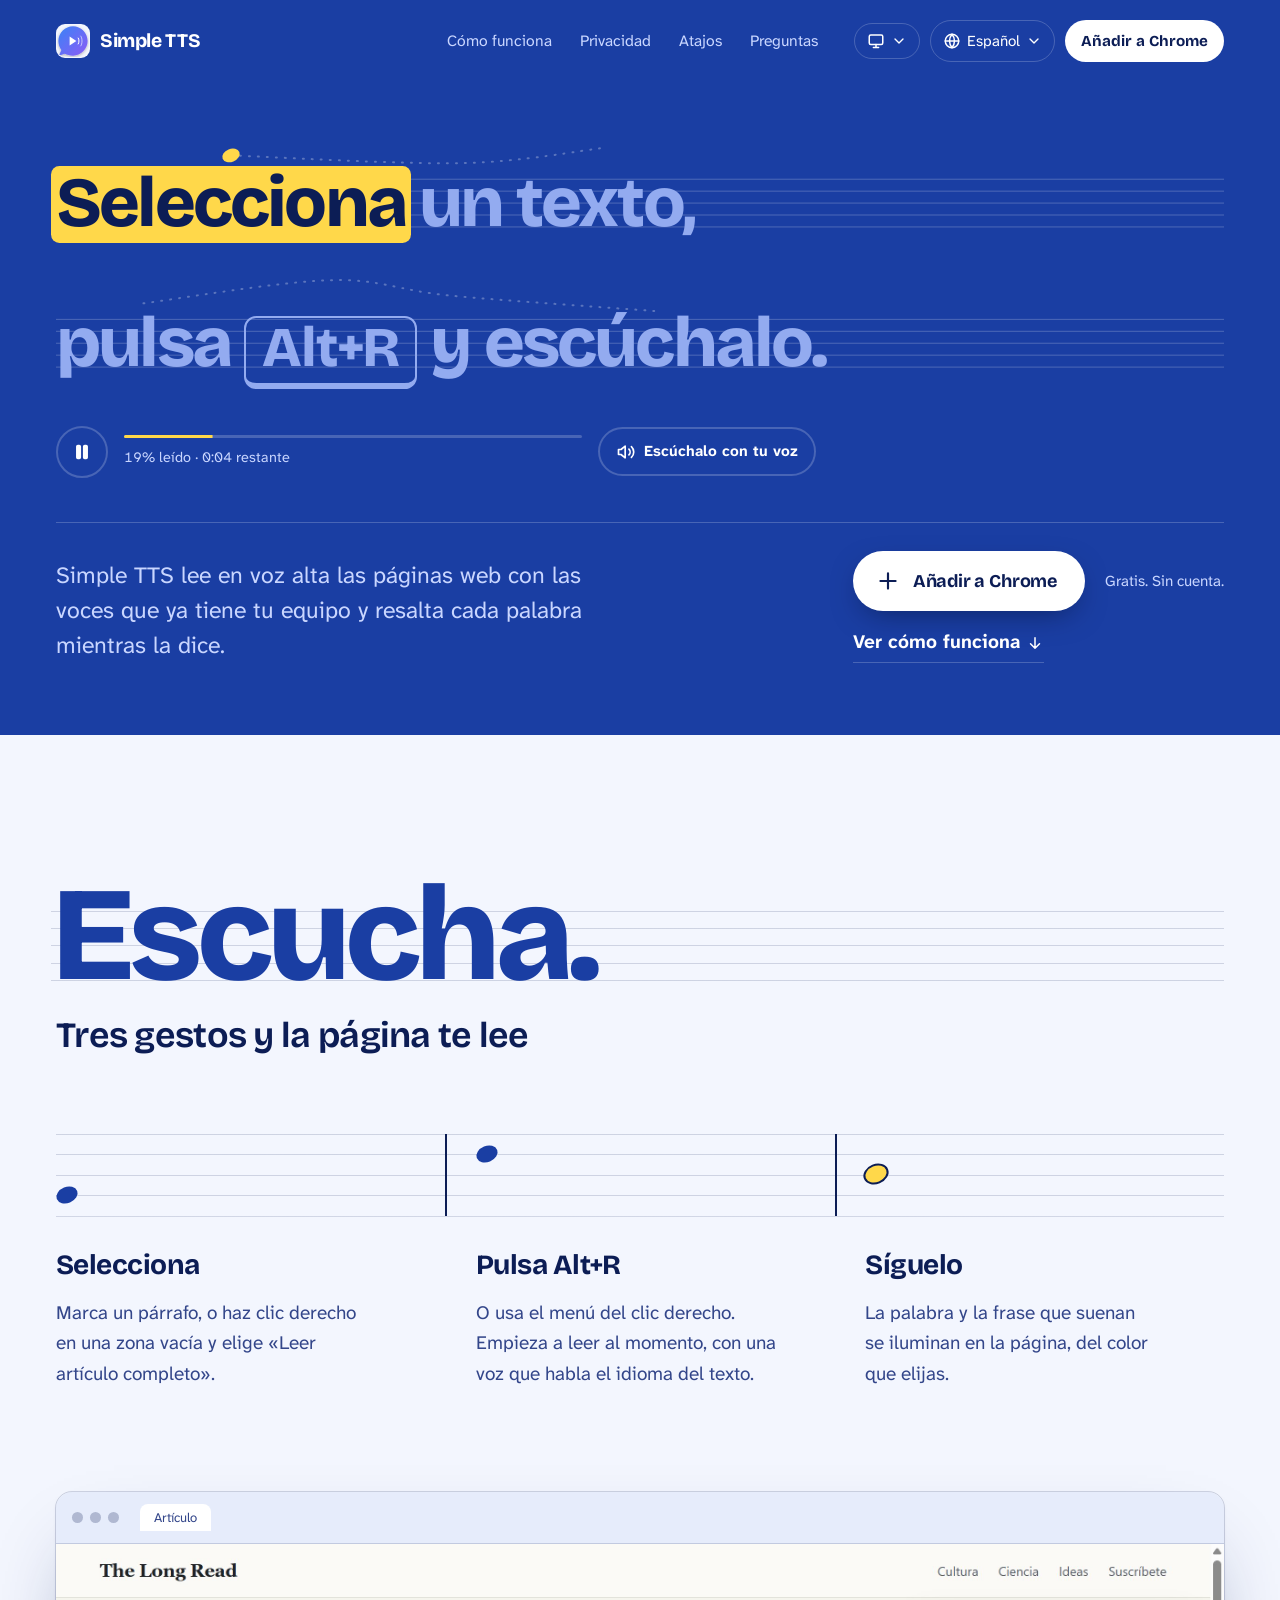
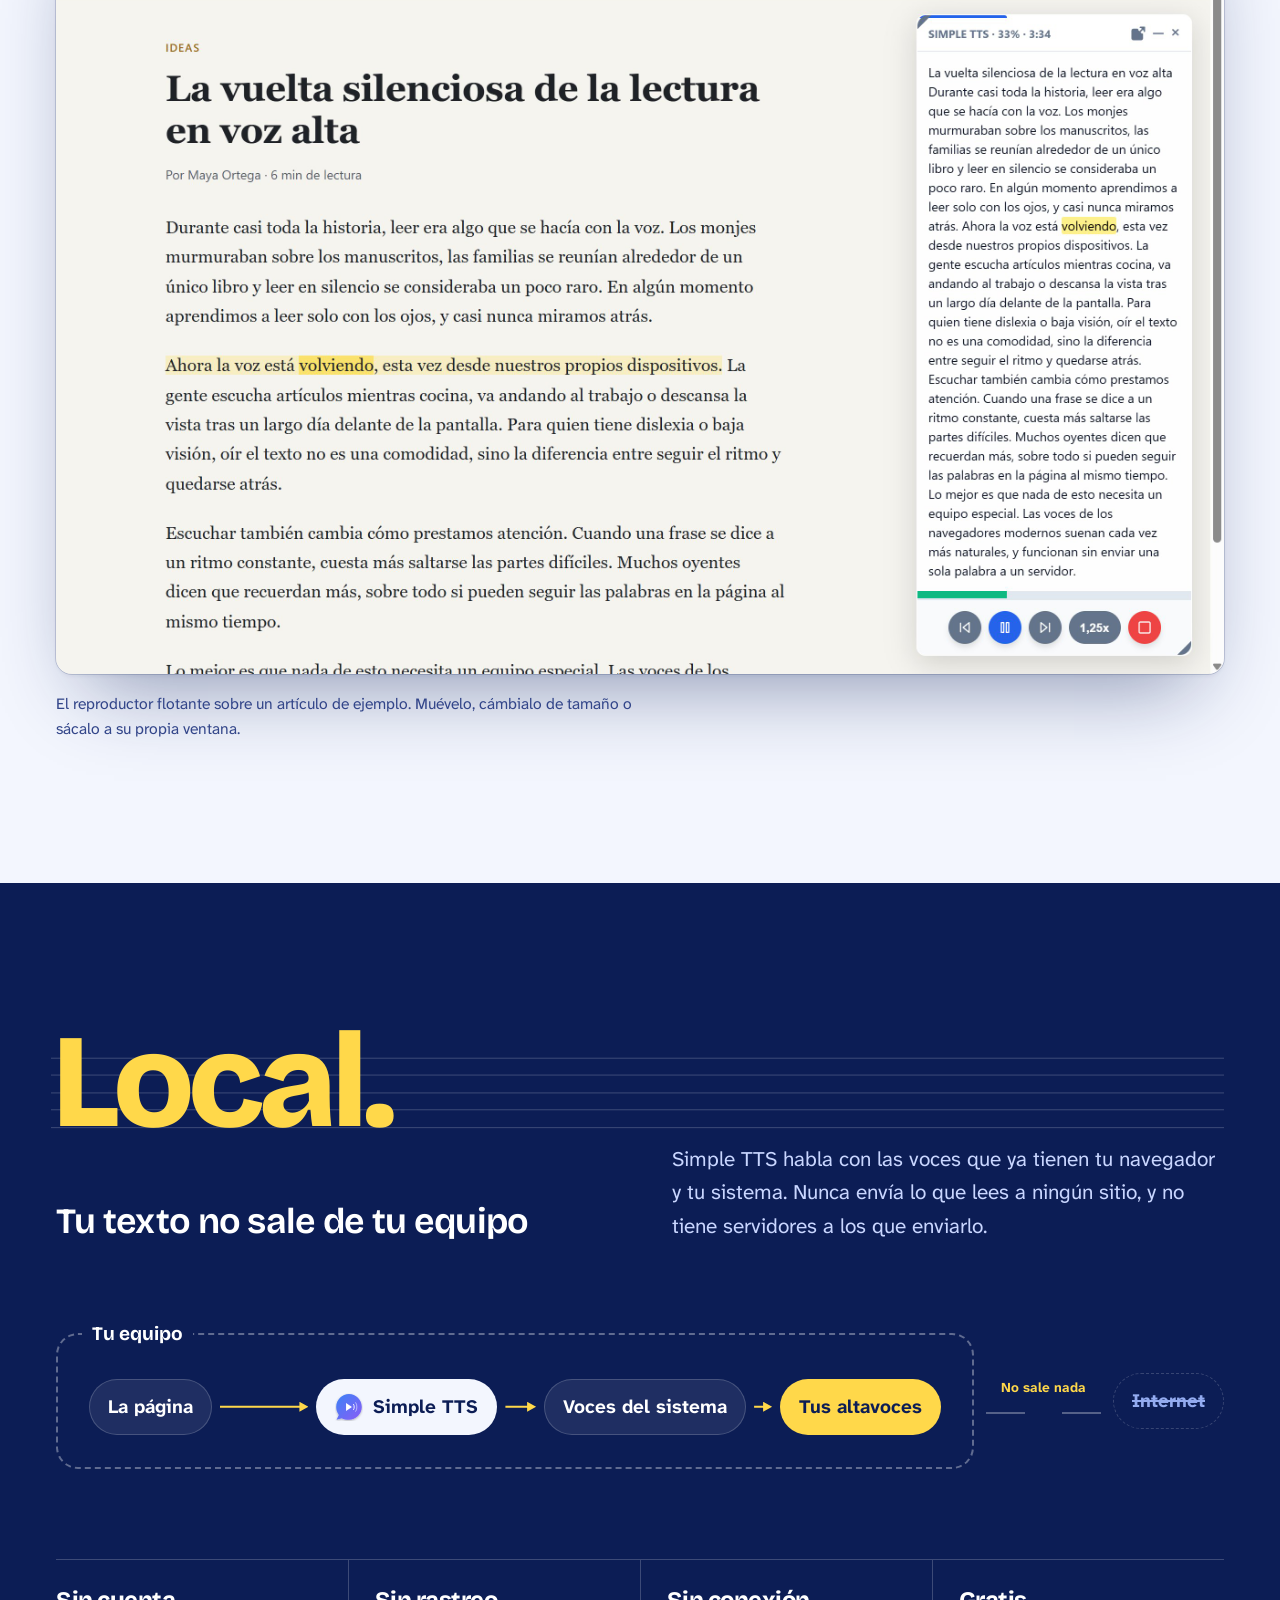
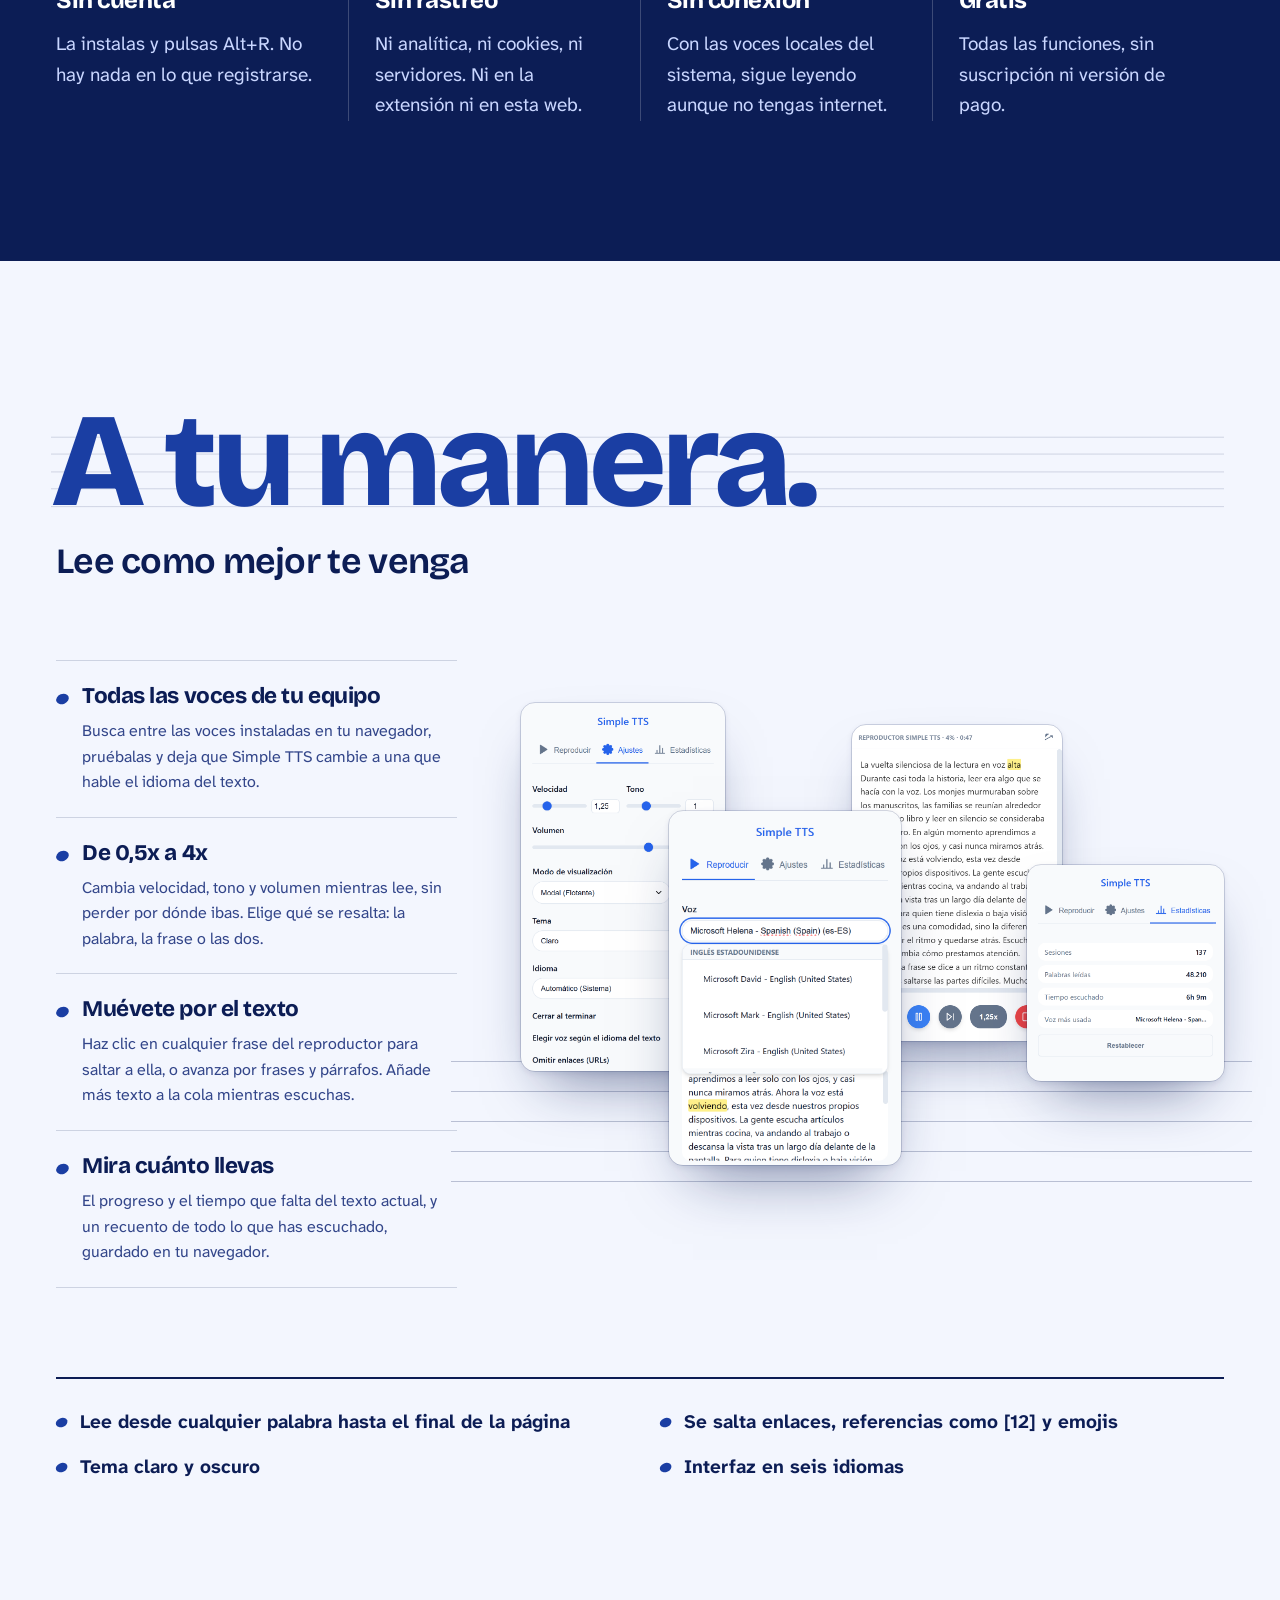
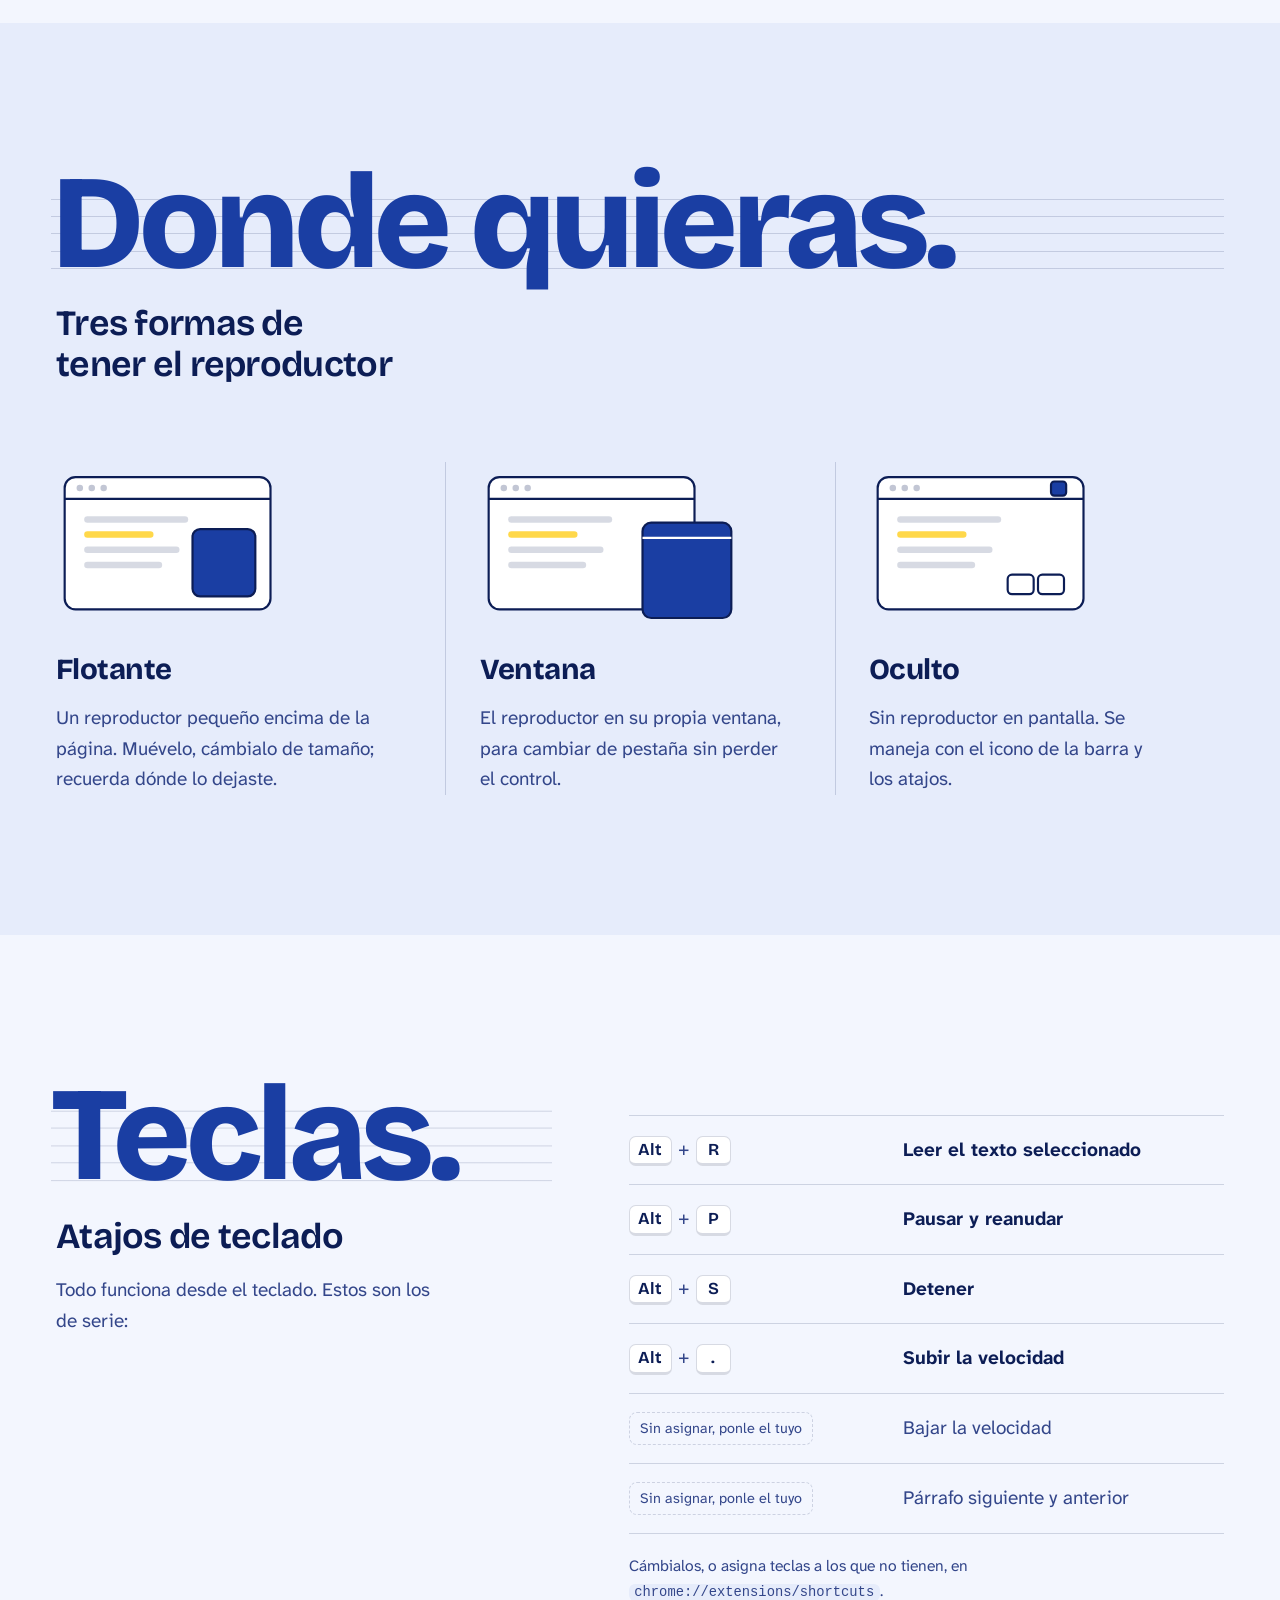
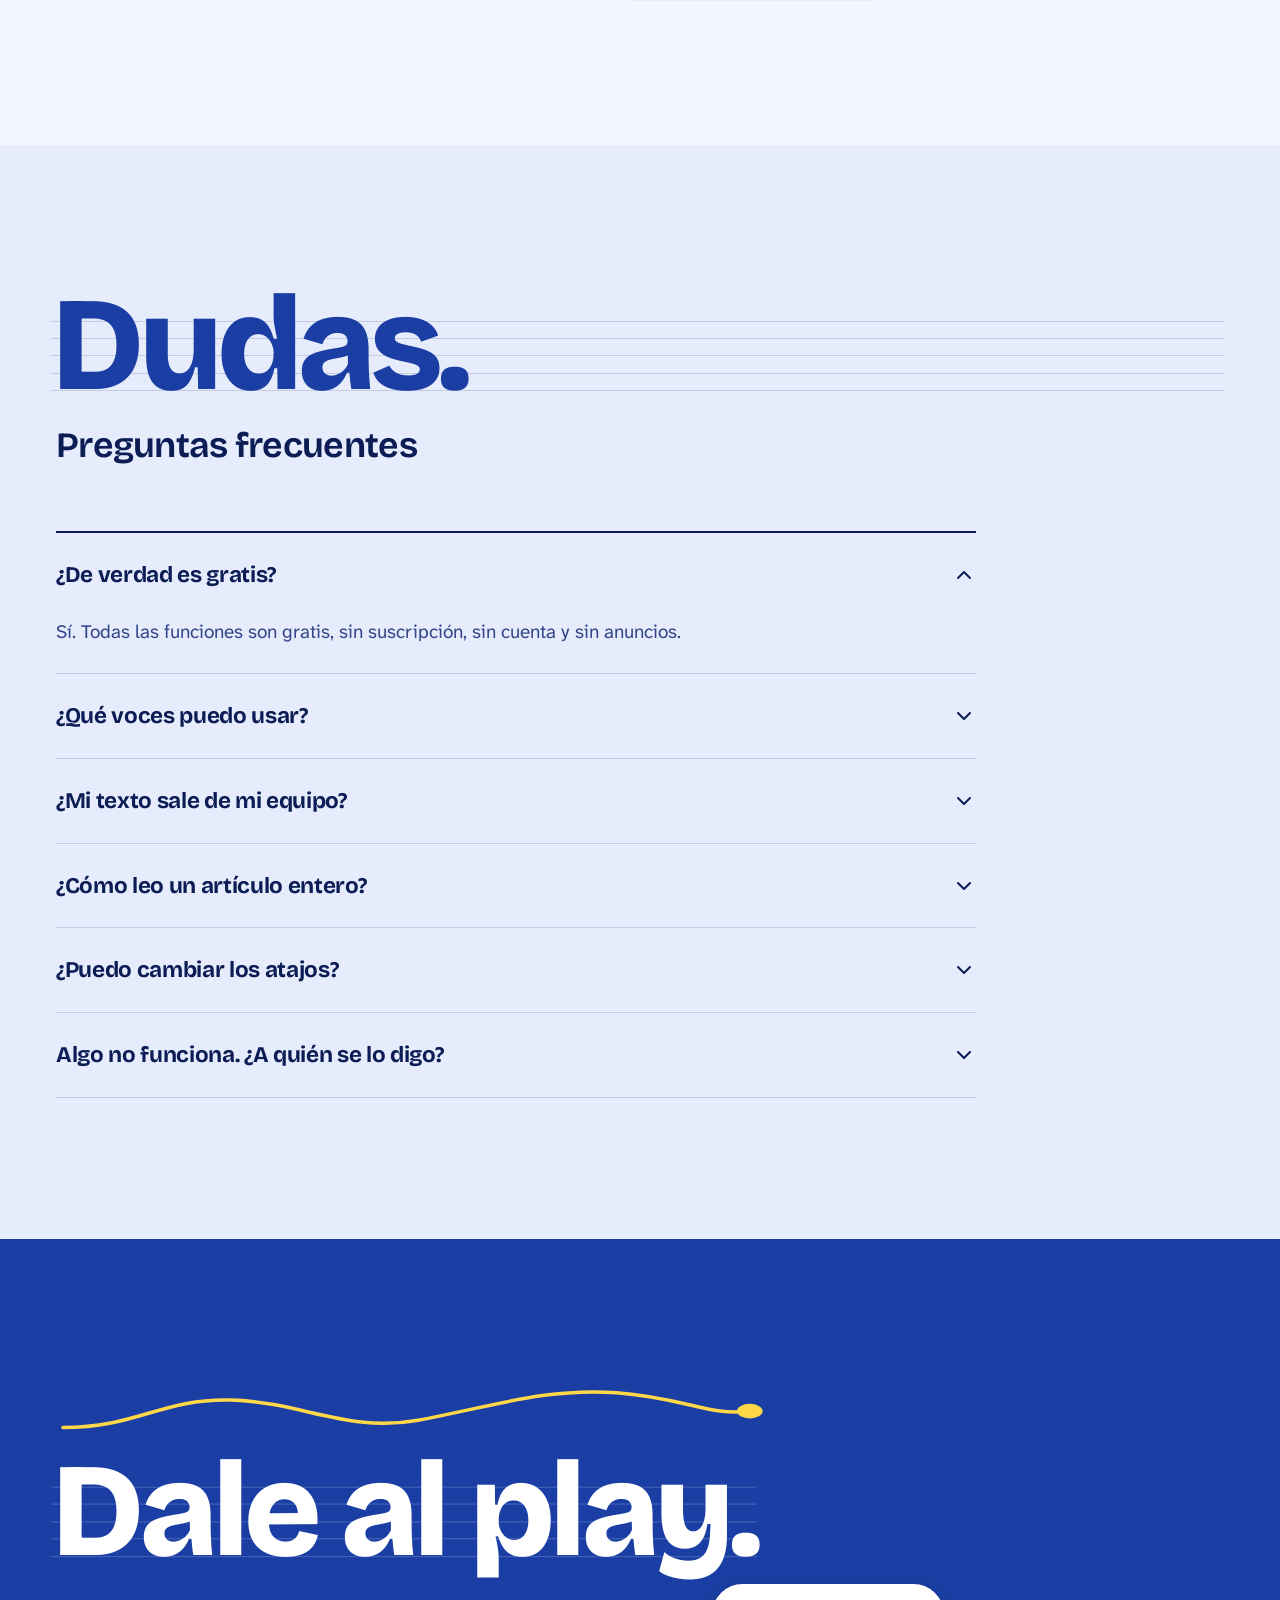
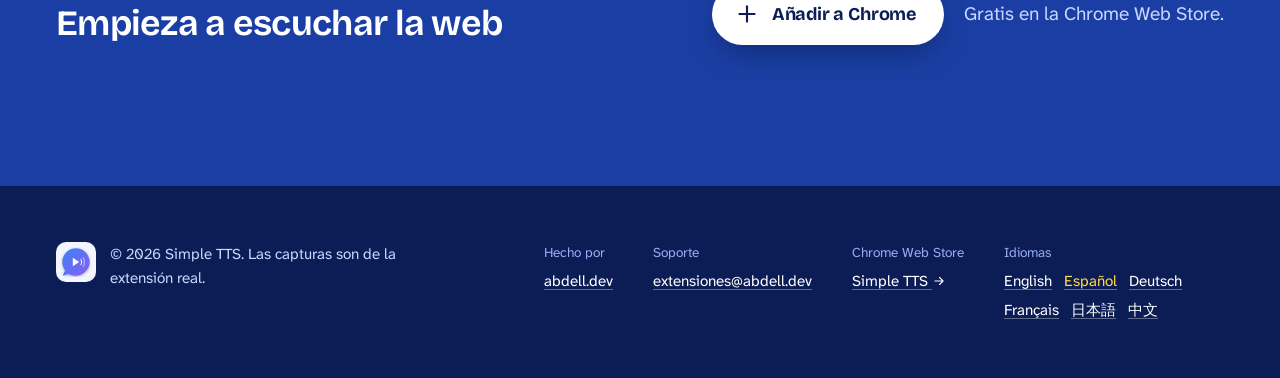
<file: es/index.html>
<!DOCTYPE html><html lang="es" dir="ltr"><head><meta charset="utf-8"><meta name="viewport" content="width=device-width, initial-scale=1"><script>
      // Theme before first paint. "system" = no data-theme, so CSS follows the OS.
      // Screenshots: <source data-dark> carries the dark capture; its media follows the choice.
      (() => {
        const root = document.documentElement;
        const apply = choice => {
          if (choice === 'light' || choice === 'dark') root.dataset.theme = choice;
          else delete root.dataset.theme;
          const media = choice === 'dark' ? 'all' : choice === 'light' ? 'not all' : '(prefers-color-scheme: dark)';
          document.querySelectorAll('source[data-dark]').forEach(s => s.setAttribute('media', media));
        };
        window.setTheme = choice => {
          try {
            if (choice === 'system') localStorage.removeItem('theme');
            else localStorage.setItem('theme', choice);
          } catch {}
          apply(choice);
        };
        let saved = null;
        try {
          saved = localStorage.getItem('theme');
        } catch {}
        apply(saved);
        if (saved) addEventListener('DOMContentLoaded', () => apply(saved));
      })();
    </script><title>Simple TTS: escucha cualquier página web en Chrome</title><meta name="description" content="Extensión gratuita para Chrome que lee en voz alta las páginas web con las voces que ya tiene tu equipo. Selecciona un texto, pulsa Alt+R y sigue cada palabra en la página. Sin cuenta y sin rastreo."><meta name="color-scheme" content="light dark"><meta name="theme-color" content="#1a3ea3"><link rel="canonical" href="https://simpletts.abdell.dev/es/"><link rel="alternate" hreflang="en" href="https://simpletts.abdell.dev/en/"><link rel="alternate" hreflang="es" href="https://simpletts.abdell.dev/es/"><link rel="alternate" hreflang="de" href="https://simpletts.abdell.dev/de/"><link rel="alternate" hreflang="fr" href="https://simpletts.abdell.dev/fr/"><link rel="alternate" hreflang="ja" href="https://simpletts.abdell.dev/ja/"><link rel="alternate" hreflang="zh-CN" href="https://simpletts.abdell.dev/zh/"><link rel="alternate" hreflang="x-default" href="https://simpletts.abdell.dev/"><link rel="icon" href="/icon.svg" type="image/svg+xml"><link rel="icon" href="/icon32.png" type="image/png" sizes="32x32"><link rel="apple-touch-icon" href="/icon128.png"><meta property="og:type" content="website"><meta property="og:title" content="Simple TTS: escucha cualquier página web en Chrome"><meta property="og:description" content="Extensión gratuita para Chrome que lee en voz alta las páginas web con las voces que ya tiene tu equipo. Selecciona un texto, pulsa Alt+R y sigue cada palabra en la página. Sin cuenta y sin rastreo."><meta property="og:url" content="https://simpletts.abdell.dev/es/"><meta property="og:image" content="https://simpletts.abdell.dev/shots/es/article.jpg"><meta property="og:locale" content="es"><meta name="twitter:card" content="summary_large_image"><link rel="stylesheet" href="/_astro/i18n.DHyMtfE5.css"><link rel="stylesheet" href="/_astro/index.B1wqPxuz.css"></head><body><a class="skip" href="#main">Saltar al contenido</a><div class="hero-field" data-astro-cid-ge2uvauf><header class="nav wrap" data-astro-cid-wpvy4v7s><a class="brand" href="/es/" data-astro-cid-wpvy4v7s><img src="/icon.svg" alt="" width="34" height="34" data-astro-cid-wpvy4v7s><span data-astro-cid-wpvy4v7s>Simple TTS</span></a><nav aria-label="Simple TTS" data-astro-cid-wpvy4v7s><ul class="links" data-astro-cid-wpvy4v7s><li data-astro-cid-wpvy4v7s><a href="#how" data-astro-cid-wpvy4v7s>Cómo funciona</a></li><li data-astro-cid-wpvy4v7s><a href="#privacy" data-astro-cid-wpvy4v7s>Privacidad</a></li><li data-astro-cid-wpvy4v7s><a href="#shortcuts" data-astro-cid-wpvy4v7s>Atajos</a></li><li data-astro-cid-wpvy4v7s><a href="#faq" data-astro-cid-wpvy4v7s>Preguntas</a></li></ul></nav><div class="tools" data-astro-cid-wpvy4v7s><details class="menu theme" data-astro-cid-wpvy4v7s><summary aria-label="Tema" title="Tema" data-astro-cid-wpvy4v7s><svg class="i-system" viewBox="0 0 24 24" fill="none" stroke="currentColor" stroke-width="2" stroke-linecap="round" stroke-linejoin="round" aria-hidden="true" focusable="false"><rect x="3" y="4" width="18" height="12.5" rx="2"/><path d="M8.5 20.5h7M12 16.5v4"/></svg><svg class="i-light" viewBox="0 0 24 24" fill="none" stroke="currentColor" stroke-width="2" stroke-linecap="round" stroke-linejoin="round" aria-hidden="true" focusable="false"><circle cx="12" cy="12" r="4"/><path d="M12 2.5v2M12 19.5v2M2.5 12h2M19.5 12h2M5.3 5.3l1.4 1.4M17.3 17.3l1.4 1.4M5.3 18.7l1.4-1.4M17.3 6.7l1.4-1.4"/></svg><svg class="i-dark" viewBox="0 0 24 24" fill="none" stroke="currentColor" stroke-width="2" stroke-linecap="round" stroke-linejoin="round" aria-hidden="true" focusable="false"><path d="M20 14.5A8.5 8.5 0 0 1 9.5 4a8.5 8.5 0 1 0 10.5 10.5Z"/></svg><svg class="chev" viewBox="0 0 24 24" fill="none" stroke="currentColor" stroke-width="2" stroke-linecap="round" stroke-linejoin="round" aria-hidden="true" focusable="false"><path d="m6 9 6 6 6-6"/></svg></summary><ul role="radiogroup" aria-label="Tema" data-astro-cid-wpvy4v7s><li data-astro-cid-wpvy4v7s><button type="button" role="radio" aria-checked="false" data-theme-choice="light" data-astro-cid-wpvy4v7s><svg viewBox="0 0 24 24" fill="none" stroke="currentColor" stroke-width="2" stroke-linecap="round" stroke-linejoin="round" aria-hidden="true" focusable="false"><circle cx="12" cy="12" r="4"/><path d="M12 2.5v2M12 19.5v2M2.5 12h2M19.5 12h2M5.3 5.3l1.4 1.4M17.3 17.3l1.4 1.4M5.3 18.7l1.4-1.4M17.3 6.7l1.4-1.4"/></svg>Claro</button></li><li data-astro-cid-wpvy4v7s><button type="button" role="radio" aria-checked="false" data-theme-choice="dark" data-astro-cid-wpvy4v7s><svg viewBox="0 0 24 24" fill="none" stroke="currentColor" stroke-width="2" stroke-linecap="round" stroke-linejoin="round" aria-hidden="true" focusable="false"><path d="M20 14.5A8.5 8.5 0 0 1 9.5 4a8.5 8.5 0 1 0 10.5 10.5Z"/></svg>Oscuro</button></li><li data-astro-cid-wpvy4v7s><button type="button" role="radio" aria-checked="true" data-theme-choice="system" data-astro-cid-wpvy4v7s><svg viewBox="0 0 24 24" fill="none" stroke="currentColor" stroke-width="2" stroke-linecap="round" stroke-linejoin="round" aria-hidden="true" focusable="false"><rect x="3" y="4" width="18" height="12.5" rx="2"/><path d="M8.5 20.5h7M12 16.5v4"/></svg>Sistema</button></li></ul></details><details class="menu lang" data-astro-cid-wpvy4v7s><summary data-astro-cid-wpvy4v7s><svg viewBox="0 0 24 24" fill="none" stroke="currentColor" stroke-width="2" stroke-linecap="round" stroke-linejoin="round" aria-hidden="true" focusable="false"><circle cx="12" cy="12" r="9"/><path d="M3 12h18M12 3a14 14 0 0 1 0 18M12 3a14 14 0 0 0 0 18"/></svg><span class="lang-label" data-astro-cid-wpvy4v7s><span class="sr-only" data-astro-cid-wpvy4v7s>Idioma: </span>Español</span><svg class="chev" viewBox="0 0 24 24" fill="none" stroke="currentColor" stroke-width="2" stroke-linecap="round" stroke-linejoin="round" aria-hidden="true" focusable="false"><path d="m6 9 6 6 6-6"/></svg></summary><ul data-astro-cid-wpvy4v7s><li data-astro-cid-wpvy4v7s><a href="/en/" hreflang="en" lang="en" data-astro-cid-wpvy4v7s>English</a></li><li data-astro-cid-wpvy4v7s><a href="/es/" hreflang="es" lang="es" aria-current="page" data-astro-cid-wpvy4v7s>Español</a></li><li data-astro-cid-wpvy4v7s><a href="/de/" hreflang="de" lang="de" data-astro-cid-wpvy4v7s>Deutsch</a></li><li data-astro-cid-wpvy4v7s><a href="/fr/" hreflang="fr" lang="fr" data-astro-cid-wpvy4v7s>Français</a></li><li data-astro-cid-wpvy4v7s><a href="/ja/" hreflang="ja" lang="ja" data-astro-cid-wpvy4v7s>日本語</a></li><li data-astro-cid-wpvy4v7s><a href="/zh/" hreflang="zh-CN" lang="zh-CN" data-astro-cid-wpvy4v7s>中文</a></li></ul></details><a class="install" href="https://chromewebstore.google.com/detail/mnnhakddcadkcichdgimoennpkfkcalk?hl=es" data-astro-cid-wpvy4v7s>Añadir a Chrome</a></div></header><script type="module">var e=[...document.querySelectorAll(`.nav details.menu`)],t=[...document.querySelectorAll(`[data-theme-choice]`)],n=e=>t.forEach(t=>t.setAttribute(`aria-checked`,String(t.dataset.themeChoice===e)));n(document.documentElement.dataset.theme??`system`),t.forEach(e=>e.addEventListener(`click`,()=>{let t=e.dataset.themeChoice;window.setTheme(t),n(t);let r=e.closest(`details`);r.open=!1,r.querySelector(`summary`).focus()})),e.forEach(t=>t.addEventListener(`toggle`,()=>{t.open&&e.forEach(e=>e!==t&&(e.open=!1))})),document.addEventListener(`click`,t=>{e.forEach(e=>e.open&&!e.contains(t.target)&&(e.open=!1))}),document.addEventListener(`keydown`,t=>{if(t.key!==`Escape`)return;let n=e.find(e=>e.open);n&&(n.open=!1,n.querySelector(`summary`).focus())});</script><section class="hero wrap" aria-labelledby="hero-title" data-astro-cid-ge2uvauf><div class="score" data-score data-lang="es" data-astro-cid-ge2uvauf><svg class="contour" aria-hidden="true" focusable="false" data-astro-cid-ge2uvauf><path class="contour-ghost" d="" data-astro-cid-ge2uvauf></path><path class="contour-line" d="" data-astro-cid-ge2uvauf></path><ellipse class="pen" rx="9" ry="6.5" cx="-40" cy="-40" data-astro-cid-ge2uvauf></ellipse></svg><h1 id="hero-title" class="sentence staved" data-astro-cid-ge2uvauf><span class="sr-only" data-astro-cid-ge2uvauf>Selecciona un texto, pulsa Alt+R y escúchalo.</span><span class="words" aria-hidden="true" data-astro-cid-ge2uvauf><span class="g" data-astro-cid-ge2uvauf><span class="w" data-pitch="2" data-astro-cid-ge2uvauf>Selecciona</span></span> <span class="g" data-astro-cid-ge2uvauf><span class="w" data-pitch="1" data-astro-cid-ge2uvauf>un</span></span> <span class="g" data-astro-cid-ge2uvauf><span class="w" data-pitch="3" data-astro-cid-ge2uvauf>texto,</span></span> <span class="g" data-astro-cid-ge2uvauf><span class="w" data-pitch="1" data-astro-cid-ge2uvauf>pulsa</span></span> <span class="g" data-astro-cid-ge2uvauf><span class="w key" data-pitch="4" data-astro-cid-ge2uvauf><span class="keycap" data-astro-cid-ge2uvauf>Alt+R</span></span></span> <span class="g" data-astro-cid-ge2uvauf><span class="w" data-pitch="2" data-astro-cid-ge2uvauf>y</span></span> <span class="g" data-astro-cid-ge2uvauf><span class="w" data-pitch="0" data-astro-cid-ge2uvauf>escúchalo.</span></span></span></h1></div><div class="transport" data-transport data-astro-cid-ge2uvauf><button class="t-btn" type="button" data-toggle aria-label="Pausar la demo" data-label-play="Reproducir la demo" data-label-pause="Pausar la demo" data-label-replay="Volver a reproducir" data-astro-cid-ge2uvauf><span class="i-pause" data-astro-cid-ge2uvauf><svg viewBox="0 0 24 24" fill="none" stroke="currentColor" stroke-width="2" stroke-linecap="round" stroke-linejoin="round" aria-hidden="true" focusable="false"><rect x="6.5" y="5" width="3.5" height="14" rx="1" fill="currentColor"/><rect x="14" y="5" width="3.5" height="14" rx="1" fill="currentColor"/></svg></span><span class="i-play" data-astro-cid-ge2uvauf><svg viewBox="0 0 24 24" fill="none" stroke="currentColor" stroke-width="2" stroke-linecap="round" stroke-linejoin="round" aria-hidden="true" focusable="false"><path d="M8 5.5v13a1 1 0 0 0 1.5.86l10.4-6.5a1 1 0 0 0 0-1.72L9.5 4.64A1 1 0 0 0 8 5.5Z" fill="currentColor"/></svg></span><span class="i-replay" data-astro-cid-ge2uvauf><svg viewBox="0 0 24 24" fill="none" stroke="currentColor" stroke-width="2" stroke-linecap="round" stroke-linejoin="round" aria-hidden="true" focusable="false"><path d="M3 12a9 9 0 1 0 2.64-6.36L3 8.3"/><path d="M3 3.5v4.8h4.8"/></svg></span></button><div class="progress" aria-hidden="true" data-astro-cid-ge2uvauf><div class="bar" data-astro-cid-ge2uvauf><span data-bar data-astro-cid-ge2uvauf></span></div><p class="readout" data-astro-cid-ge2uvauf><span data-pct data-astro-cid-ge2uvauf>0%</span> leído · <span data-left data-astro-cid-ge2uvauf>0:00</span> restante</p></div><button class="listen" type="button" data-listen hidden data-label-listen="Escúchalo con tu voz" data-label-stop="Detener" title="Usa una voz de tu propio navegador." data-astro-cid-ge2uvauf><svg viewBox="0 0 24 24" fill="none" stroke="currentColor" stroke-width="2" stroke-linecap="round" stroke-linejoin="round" aria-hidden="true" focusable="false"><path d="M11 5 6 9H3v6h3l5 4V5Z"/><path d="M15.5 8.5a5 5 0 0 1 0 7M18.5 5.5a9 9 0 0 1 0 13"/></svg><span data-listen-label data-astro-cid-ge2uvauf>Escúchalo con tu voz</span></button></div><div class="pitch" data-astro-cid-ge2uvauf><p class="promise" data-astro-cid-ge2uvauf>Simple TTS lee en voz alta las páginas web con las voces que ya tiene tu equipo y resalta cada palabra mientras la dice.</p><div class="actions" data-astro-cid-ge2uvauf><a class="btn btn-primary" href="https://chromewebstore.google.com/detail/mnnhakddcadkcichdgimoennpkfkcalk?hl=es" data-astro-cid-ge2uvauf><svg viewBox="0 0 24 24" fill="none" stroke="currentColor" stroke-width="2" stroke-linecap="round" stroke-linejoin="round" aria-hidden="true" focusable="false"><path d="M12 5v14M5 12h14"/></svg>Añadir a Chrome</a><p class="cta-note" data-astro-cid-ge2uvauf>Gratis. Sin cuenta.</p><a class="how-link" href="#how" data-astro-cid-ge2uvauf>Ver cómo funciona<svg viewBox="0 0 24 24" fill="none" stroke="currentColor" stroke-width="2" stroke-linecap="round" stroke-linejoin="round" aria-hidden="true" focusable="false"><path d="M12 5v14M6 13l6 6 6-6"/></svg></a></div></div></section></div><script type="module" src="/_astro/Hero.astro_astro_type_script_index_0_lang.B65l0I3Q.js"></script><main id="main"><section id="how" class="how on-paper" aria-labelledby="how-title" data-astro-cid-tbycsn3q><div class="wrap" data-astro-cid-tbycsn3q><span class="big-word staved" aria-hidden="true" data-astro-cid-tbycsn3q>Escucha.</span><h2 id="how-title" class="section-title" data-astro-cid-tbycsn3q>Tres gestos y la página te lee</h2><ol class="measures stave" data-astro-cid-tbycsn3q><li data-astro-cid-tbycsn3q><h3 data-astro-cid-tbycsn3q>Selecciona</h3><p data-astro-cid-tbycsn3q>Marca un párrafo, o haz clic derecho en una zona vacía y elige «Leer artículo completo».</p></li><li data-astro-cid-tbycsn3q><h3 data-astro-cid-tbycsn3q>Pulsa Alt+R</h3><p data-astro-cid-tbycsn3q>O usa el menú del clic derecho. Empieza a leer al momento, con una voz que habla el idioma del texto.</p></li><li data-astro-cid-tbycsn3q><h3 data-astro-cid-tbycsn3q>Síguelo</h3><p data-astro-cid-tbycsn3q>La palabra y la frase que suenan se iluminan en la página, del color que elijas.</p></li></ol><figure class="shot" data-astro-cid-tbycsn3q><div class="window" data-astro-cid-tbycsn3q><div class="chrome" aria-hidden="true" data-astro-cid-tbycsn3q><span data-astro-cid-tbycsn3q></span><span data-astro-cid-tbycsn3q></span><span data-astro-cid-tbycsn3q></span><i data-astro-cid-tbycsn3q>Artículo</i></div><picture data-astro-cid-tbycsn3q><source data-dark media="(prefers-color-scheme: dark)" srcset="/shots/es/article-dark.jpg" data-astro-cid-tbycsn3q><img src="/shots/es/article.jpg" alt="Un artículo en Chrome con el reproductor flotante de Simple TTS encima y la frase que se está leyendo resaltada en amarillo." width="2560" height="1600" loading="lazy" decoding="async" data-astro-cid-tbycsn3q></picture></div><figcaption data-astro-cid-tbycsn3q>El reproductor flotante sobre un artículo de ejemplo. Muévelo, cámbialo de tamaño o sácalo a su propia ventana.</figcaption></figure></div></section><section id="privacy" class="privacy" aria-labelledby="privacy-title" data-astro-cid-cobwjqwb><div class="wrap" data-astro-cid-cobwjqwb><span class="big-word staved" aria-hidden="true" data-astro-cid-cobwjqwb>Local.</span><div class="head" data-astro-cid-cobwjqwb><h2 id="privacy-title" class="section-title" data-astro-cid-cobwjqwb>Tu texto no sale de tu equipo</h2><p class="lead" data-astro-cid-cobwjqwb>Simple TTS habla con las voces que ya tienen tu navegador y tu sistema. Nunca envía lo que lees a ningún sitio, y no tiene servidores a los que enviarlo.</p></div><figure class="path" aria-label="La página → Simple TTS → Voces del sistema → Tus altavoces. Internet: No sale nada." data-astro-cid-cobwjqwb><div class="device" data-astro-cid-cobwjqwb><span class="device-label" data-astro-cid-cobwjqwb>Tu equipo</span><ol class="chain" data-astro-cid-cobwjqwb><li data-astro-cid-cobwjqwb><span class="node" data-astro-cid-cobwjqwb>La página</span></li><li data-astro-cid-cobwjqwb><span class="node node-ext" data-astro-cid-cobwjqwb><img src="/icon.svg" alt="" width="28" height="28" data-astro-cid-cobwjqwb>Simple TTS</span></li><li data-astro-cid-cobwjqwb><span class="node" data-astro-cid-cobwjqwb>Voces del sistema</span></li><li data-astro-cid-cobwjqwb><span class="node node-out" data-astro-cid-cobwjqwb>Tus altavoces</span></li></ol></div><div class="outside" aria-hidden="true" data-astro-cid-cobwjqwb><span class="cut" data-astro-cid-cobwjqwb>No sale nada</span><span class="node node-net" data-astro-cid-cobwjqwb>Internet</span></div></figure><dl class="facts" data-astro-cid-cobwjqwb><div data-astro-cid-cobwjqwb><dt data-astro-cid-cobwjqwb>Sin cuenta</dt><dd data-astro-cid-cobwjqwb>La instalas y pulsas Alt+R. No hay nada en lo que registrarse.</dd></div><div data-astro-cid-cobwjqwb><dt data-astro-cid-cobwjqwb>Sin rastreo</dt><dd data-astro-cid-cobwjqwb>Ni analítica, ni cookies, ni servidores. Ni en la extensión ni en esta web.</dd></div><div data-astro-cid-cobwjqwb><dt data-astro-cid-cobwjqwb>Sin conexión</dt><dd data-astro-cid-cobwjqwb>Con las voces locales del sistema, sigue leyendo aunque no tengas internet.</dd></div><div data-astro-cid-cobwjqwb><dt data-astro-cid-cobwjqwb>Gratis</dt><dd data-astro-cid-cobwjqwb>Todas las funciones, sin suscripción ni versión de pago.</dd></div></dl></div></section><section class="features on-paper" aria-labelledby="features-title" data-astro-cid-cognygiv><div class="wrap" data-astro-cid-cognygiv><span class="big-word staved" aria-hidden="true" data-astro-cid-cognygiv>A tu manera.</span><h2 id="features-title" class="section-title" data-astro-cid-cognygiv>Lee como mejor te venga</h2><div class="layout" data-astro-cid-cognygiv><dl class="list" data-astro-cid-cognygiv><div data-astro-cid-cognygiv><dt data-astro-cid-cognygiv>Todas las voces de tu equipo</dt><dd data-astro-cid-cognygiv>Busca entre las voces instaladas en tu navegador, pruébalas y deja que Simple TTS cambie a una que hable el idioma del texto.</dd></div><div data-astro-cid-cognygiv><dt data-astro-cid-cognygiv>De 0,5x a 4x</dt><dd data-astro-cid-cognygiv>Cambia velocidad, tono y volumen mientras lee, sin perder por dónde ibas. Elige qué se resalta: la palabra, la frase o las dos.</dd></div><div data-astro-cid-cognygiv><dt data-astro-cid-cognygiv>Muévete por el texto</dt><dd data-astro-cid-cognygiv>Haz clic en cualquier frase del reproductor para saltar a ella, o avanza por frases y párrafos. Añade más texto a la cola mientras escuchas.</dd></div><div data-astro-cid-cognygiv><dt data-astro-cid-cognygiv>Mira cuánto llevas</dt><dd data-astro-cid-cognygiv>El progreso y el tiempo que falta del texto actual, y un recuento de todo lo que has escuchado, guardado en tu navegador.</dd></div></dl><div class="chord" data-astro-cid-cognygiv><picture data-astro-cid-cognygiv><source data-dark media="(prefers-color-scheme: dark)" srcset="/shots/es/settings-dark.png" data-astro-cid-cognygiv><img class="ui settings" src="/shots/es/settings.png" alt="Los ajustes de Simple TTS: velocidad, tono, volumen, modo del reproductor, resaltado y tema." width="720" height="1962" loading="lazy" decoding="async" data-astro-cid-cognygiv></picture><picture data-astro-cid-cognygiv><source data-dark media="(prefers-color-scheme: dark)" srcset="/shots/es/voices-dark.png" data-astro-cid-cognygiv><img class="ui voices" src="/shots/es/voices.png" alt="La ventana emergente de Simple TTS con el reproductor y la lista de voces con buscador." width="720" height="1324" loading="lazy" decoding="async" data-astro-cid-cognygiv></picture><picture data-astro-cid-cognygiv><source data-dark media="(prefers-color-scheme: dark)" srcset="/shots/es/stats-dark.png" data-astro-cid-cognygiv><img class="ui stats" src="/shots/es/stats.png" alt="La pestaña de estadísticas de Simple TTS con palabras leídas, tiempo escuchado y voces más usadas (datos de ejemplo)." width="720" height="1148" loading="lazy" decoding="async" data-astro-cid-cognygiv></picture><picture data-astro-cid-cognygiv><source data-dark media="(prefers-color-scheme: dark)" srcset="/shots/es/window-dark.png" data-astro-cid-cognygiv><img class="ui window" src="/shots/es/window.png" alt="El reproductor de Simple TTS en su propia ventana, con el texto que se lee y los controles." width="800" height="1200" loading="lazy" decoding="async" data-astro-cid-cognygiv></picture></div></div><ul class="more" data-astro-cid-cognygiv><li data-astro-cid-cognygiv>Lee desde cualquier palabra hasta el final de la página</li><li data-astro-cid-cognygiv>Se salta enlaces, referencias como [12] y emojis</li><li data-astro-cid-cognygiv>Tema claro y oscuro</li><li data-astro-cid-cognygiv>Interfaz en seis idiomas</li></ul></div></section><section class="modes on-paper" aria-labelledby="modes-title" data-astro-cid-mfftnrbs><div class="wrap" data-astro-cid-mfftnrbs><span class="big-word staved" aria-hidden="true" data-astro-cid-mfftnrbs>Donde quieras.</span><h2 id="modes-title" class="section-title" data-astro-cid-mfftnrbs>Tres formas de tener el reproductor</h2><ul class="list" data-astro-cid-mfftnrbs><li data-astro-cid-mfftnrbs><svg class="diagram" viewBox="0 0 240 150" aria-hidden="true" focusable="false" data-astro-cid-mfftnrbs><rect class="win" x="8" y="14" width="190" height="122" rx="10" data-astro-cid-mfftnrbs></rect><line class="win-line" x1="8" y1="34" x2="198" y2="34" data-astro-cid-mfftnrbs></line><circle class="win-dot" cx="22" cy="24" r="3" data-astro-cid-mfftnrbs></circle><circle class="win-dot" cx="33" cy="24" r="3" data-astro-cid-mfftnrbs></circle><circle class="win-dot" cx="44" cy="24" r="3" data-astro-cid-mfftnrbs></circle><rect class="text" x="26" y="50" width="96" height="6" rx="3" data-astro-cid-mfftnrbs></rect><rect class="text hl" x="26" y="64" width="64" height="6" rx="3" data-astro-cid-mfftnrbs></rect><rect class="text" x="26" y="78" width="88" height="6" rx="3" data-astro-cid-mfftnrbs></rect><rect class="text" x="26" y="92" width="72" height="6" rx="3" data-astro-cid-mfftnrbs></rect><rect class="player" x="126" y="62" width="58" height="62" rx="7" data-astro-cid-mfftnrbs></rect></svg><h3 data-astro-cid-mfftnrbs>Flotante</h3><p data-astro-cid-mfftnrbs>Un reproductor pequeño encima de la página. Muévelo, cámbialo de tamaño; recuerda dónde lo dejaste.</p></li><li data-astro-cid-mfftnrbs><svg class="diagram" viewBox="0 0 240 150" aria-hidden="true" focusable="false" data-astro-cid-mfftnrbs><rect class="win" x="8" y="14" width="190" height="122" rx="10" data-astro-cid-mfftnrbs></rect><line class="win-line" x1="8" y1="34" x2="198" y2="34" data-astro-cid-mfftnrbs></line><circle class="win-dot" cx="22" cy="24" r="3" data-astro-cid-mfftnrbs></circle><circle class="win-dot" cx="33" cy="24" r="3" data-astro-cid-mfftnrbs></circle><circle class="win-dot" cx="44" cy="24" r="3" data-astro-cid-mfftnrbs></circle><rect class="text" x="26" y="50" width="96" height="6" rx="3" data-astro-cid-mfftnrbs></rect><rect class="text hl" x="26" y="64" width="64" height="6" rx="3" data-astro-cid-mfftnrbs></rect><rect class="text" x="26" y="78" width="88" height="6" rx="3" data-astro-cid-mfftnrbs></rect><rect class="text" x="26" y="92" width="72" height="6" rx="3" data-astro-cid-mfftnrbs></rect><rect class="player" x="150" y="56" width="82" height="88" rx="8" data-astro-cid-mfftnrbs></rect><line class="player-line" x1="150" y1="70" x2="232" y2="70" data-astro-cid-mfftnrbs></line></svg><h3 data-astro-cid-mfftnrbs>Ventana</h3><p data-astro-cid-mfftnrbs>El reproductor en su propia ventana, para cambiar de pestaña sin perder el control.</p></li><li data-astro-cid-mfftnrbs><svg class="diagram" viewBox="0 0 240 150" aria-hidden="true" focusable="false" data-astro-cid-mfftnrbs><rect class="win" x="8" y="14" width="190" height="122" rx="10" data-astro-cid-mfftnrbs></rect><line class="win-line" x1="8" y1="34" x2="198" y2="34" data-astro-cid-mfftnrbs></line><circle class="win-dot" cx="22" cy="24" r="3" data-astro-cid-mfftnrbs></circle><circle class="win-dot" cx="33" cy="24" r="3" data-astro-cid-mfftnrbs></circle><circle class="win-dot" cx="44" cy="24" r="3" data-astro-cid-mfftnrbs></circle><rect class="text" x="26" y="50" width="96" height="6" rx="3" data-astro-cid-mfftnrbs></rect><rect class="text hl" x="26" y="64" width="64" height="6" rx="3" data-astro-cid-mfftnrbs></rect><rect class="text" x="26" y="78" width="88" height="6" rx="3" data-astro-cid-mfftnrbs></rect><rect class="text" x="26" y="92" width="72" height="6" rx="3" data-astro-cid-mfftnrbs></rect><rect class="player" x="168" y="18" width="14" height="13" rx="3" data-astro-cid-mfftnrbs></rect><rect class="key" x="128" y="104" width="24" height="18" rx="4" data-astro-cid-mfftnrbs></rect><rect class="key" x="156" y="104" width="24" height="18" rx="4" data-astro-cid-mfftnrbs></rect></svg><h3 data-astro-cid-mfftnrbs>Oculto</h3><p data-astro-cid-mfftnrbs>Sin reproductor en pantalla. Se maneja con el icono de la barra y los atajos.</p></li></ul></div></section><section id="shortcuts" class="shortcuts on-paper" aria-labelledby="shortcuts-title" data-astro-cid-aiqoecje><div class="wrap grid" data-astro-cid-aiqoecje><div data-astro-cid-aiqoecje><span class="big-word staved" aria-hidden="true" data-astro-cid-aiqoecje>Teclas.</span><h2 id="shortcuts-title" class="section-title" data-astro-cid-aiqoecje>Atajos de teclado</h2><p class="lead" data-astro-cid-aiqoecje>Todo funciona desde el teclado. Estos son los de serie:</p></div><div data-astro-cid-aiqoecje><table data-astro-cid-aiqoecje><tbody data-astro-cid-aiqoecje><tr data-astro-cid-aiqoecje><th scope="row" data-astro-cid-aiqoecje><kbd data-astro-cid-aiqoecje>Alt</kbd><span class="plus" data-astro-cid-aiqoecje>+</span><kbd data-astro-cid-aiqoecje>R</kbd></th><td data-astro-cid-aiqoecje>Leer el texto seleccionado</td></tr><tr data-astro-cid-aiqoecje><th scope="row" data-astro-cid-aiqoecje><kbd data-astro-cid-aiqoecje>Alt</kbd><span class="plus" data-astro-cid-aiqoecje>+</span><kbd data-astro-cid-aiqoecje>P</kbd></th><td data-astro-cid-aiqoecje>Pausar y reanudar</td></tr><tr data-astro-cid-aiqoecje><th scope="row" data-astro-cid-aiqoecje><kbd data-astro-cid-aiqoecje>Alt</kbd><span class="plus" data-astro-cid-aiqoecje>+</span><kbd data-astro-cid-aiqoecje>S</kbd></th><td data-astro-cid-aiqoecje>Detener</td></tr><tr data-astro-cid-aiqoecje><th scope="row" data-astro-cid-aiqoecje><kbd data-astro-cid-aiqoecje>Alt</kbd><span class="plus" data-astro-cid-aiqoecje>+</span><kbd data-astro-cid-aiqoecje>.</kbd></th><td data-astro-cid-aiqoecje>Subir la velocidad</td></tr><tr class="unset" data-astro-cid-aiqoecje><th scope="row" data-astro-cid-aiqoecje><span class="none" data-astro-cid-aiqoecje>Sin asignar, ponle el tuyo</span></th><td data-astro-cid-aiqoecje>Bajar la velocidad</td></tr><tr class="unset" data-astro-cid-aiqoecje><th scope="row" data-astro-cid-aiqoecje><span class="none" data-astro-cid-aiqoecje>Sin asignar, ponle el tuyo</span></th><td data-astro-cid-aiqoecje>Párrafo siguiente y anterior</td></tr></tbody></table><p class="note" data-astro-cid-aiqoecje>Cámbialos, o asigna teclas a los que no tienen, en <code data-astro-cid-aiqoecje>chrome://extensions/shortcuts</code>.</p></div></div></section><section id="faq" class="faq on-paper" aria-labelledby="faq-title" data-astro-cid-hemr5th4><div class="wrap" data-astro-cid-hemr5th4><span class="big-word staved" aria-hidden="true" data-astro-cid-hemr5th4>Dudas.</span><h2 id="faq-title" class="section-title" data-astro-cid-hemr5th4>Preguntas frecuentes</h2><div class="items" data-astro-cid-hemr5th4><details open data-astro-cid-hemr5th4><summary data-astro-cid-hemr5th4><span data-astro-cid-hemr5th4>¿De verdad es gratis?</span><svg viewBox="0 0 24 24" fill="none" stroke="currentColor" stroke-width="2" stroke-linecap="round" stroke-linejoin="round" aria-hidden="true" focusable="false"><path d="m6 9 6 6 6-6"/></svg></summary><p data-astro-cid-hemr5th4>Sí. Todas las funciones son gratis, sin suscripción, sin cuenta y sin anuncios.</p></details><details data-astro-cid-hemr5th4><summary data-astro-cid-hemr5th4><span data-astro-cid-hemr5th4>¿Qué voces puedo usar?</span><svg viewBox="0 0 24 24" fill="none" stroke="currentColor" stroke-width="2" stroke-linecap="round" stroke-linejoin="round" aria-hidden="true" focusable="false"><path d="m6 9 6 6 6-6"/></svg></summary><p data-astro-cid-hemr5th4>Las que ofrecen tu navegador y tu sistema operativo. Cuántas hay y lo naturales que suenan depende de tu sistema. Normalmente puedes añadir más en los ajustes de voz o de accesibilidad del sistema.</p></details><details data-astro-cid-hemr5th4><summary data-astro-cid-hemr5th4><span data-astro-cid-hemr5th4>¿Mi texto sale de mi equipo?</span><svg viewBox="0 0 24 24" fill="none" stroke="currentColor" stroke-width="2" stroke-linecap="round" stroke-linejoin="round" aria-hidden="true" focusable="false"><path d="m6 9 6 6 6-6"/></svg></summary><p data-astro-cid-hemr5th4>Simple TTS nunca lo envía a ningún sitio. Con las voces locales del sistema todo se queda en el equipo y funciona sin conexión. Algunos navegadores ofrecen también voces en línea; si eliges una de ellas, es ese servicio de voz el que procesa el texto.</p></details><details data-astro-cid-hemr5th4><summary data-astro-cid-hemr5th4><span data-astro-cid-hemr5th4>¿Cómo leo un artículo entero?</span><svg viewBox="0 0 24 24" fill="none" stroke="currentColor" stroke-width="2" stroke-linecap="round" stroke-linejoin="round" aria-hidden="true" focusable="false"><path d="m6 9 6 6 6-6"/></svg></summary><p data-astro-cid-hemr5th4>Haz clic derecho en una parte vacía de la página, sin seleccionar nada, y elige «Leer artículo completo». Para empezar en un punto concreto, haz clic derecho sobre una palabra y elige «Leer desde aquí hasta el final».</p></details><details data-astro-cid-hemr5th4><summary data-astro-cid-hemr5th4><span data-astro-cid-hemr5th4>¿Puedo cambiar los atajos?</span><svg viewBox="0 0 24 24" fill="none" stroke="currentColor" stroke-width="2" stroke-linecap="round" stroke-linejoin="round" aria-hidden="true" focusable="false"><path d="m6 9 6 6 6-6"/></svg></summary><p data-astro-cid-hemr5th4>Sí. Escribe <code>chrome://extensions/shortcuts</code> en la barra de direcciones y pon las teclas que prefieras.</p></details><details data-astro-cid-hemr5th4><summary data-astro-cid-hemr5th4><span data-astro-cid-hemr5th4>Algo no funciona. ¿A quién se lo digo?</span><svg viewBox="0 0 24 24" fill="none" stroke="currentColor" stroke-width="2" stroke-linecap="round" stroke-linejoin="round" aria-hidden="true" focusable="false"><path d="m6 9 6 6 6-6"/></svg></summary><p data-astro-cid-hemr5th4>Escribe a <a href="mailto:extensiones@abdell.dev">extensiones@abdell.dev</a> contando en qué página estabas y qué pasó.</p></details></div></div></section><section class="close" aria-labelledby="close-title" data-astro-cid-qfqsfzny><div class="wrap" data-astro-cid-qfqsfzny><div class="phrase" data-astro-cid-qfqsfzny><svg class="melody" viewBox="0 0 600 70" preserveAspectRatio="none" aria-hidden="true" focusable="false" data-astro-cid-qfqsfzny><path d="M6 52 C 70 52, 90 20, 150 22 S 250 58, 310 44 S 420 8, 480 14 S 560 40, 594 34" data-astro-cid-qfqsfzny></path><ellipse cx="594" cy="34" rx="11" ry="8" data-astro-cid-qfqsfzny></ellipse></svg><span class="big-word staved" aria-hidden="true" data-astro-cid-qfqsfzny>Dale al play.</span></div><div class="row" data-astro-cid-qfqsfzny><h2 id="close-title" class="section-title" data-astro-cid-qfqsfzny>Empieza a escuchar la web</h2><div class="act" data-astro-cid-qfqsfzny><a class="btn btn-primary" href="https://chromewebstore.google.com/detail/mnnhakddcadkcichdgimoennpkfkcalk?hl=es" data-astro-cid-qfqsfzny><svg viewBox="0 0 24 24" fill="none" stroke="currentColor" stroke-width="2" stroke-linecap="round" stroke-linejoin="round" aria-hidden="true" focusable="false"><path d="M12 5v14M5 12h14"/></svg>Añadir a Chrome</a><p data-astro-cid-qfqsfzny>Gratis en la Chrome Web Store.</p></div></div></div></section><footer class="footer" data-astro-cid-qfqsfzny><div class="wrap cols" data-astro-cid-qfqsfzny><div class="brand" data-astro-cid-qfqsfzny><img src="/icon.svg" alt="" width="40" height="40" loading="lazy" data-astro-cid-qfqsfzny><p data-astro-cid-qfqsfzny>© 2026 Simple TTS. Las capturas son de la extensión real.</p></div><dl data-astro-cid-qfqsfzny><div data-astro-cid-qfqsfzny><dt data-astro-cid-qfqsfzny>Hecho por</dt><dd data-astro-cid-qfqsfzny><a href="https://abdell.dev" data-astro-cid-qfqsfzny>abdell.dev</a></dd></div><div data-astro-cid-qfqsfzny><dt data-astro-cid-qfqsfzny>Soporte</dt><dd data-astro-cid-qfqsfzny><a href="mailto:extensiones@abdell.dev" data-astro-cid-qfqsfzny>extensiones@abdell.dev</a></dd></div><div data-astro-cid-qfqsfzny><dt data-astro-cid-qfqsfzny>Chrome Web Store</dt><dd data-astro-cid-qfqsfzny><a href="https://chromewebstore.google.com/detail/mnnhakddcadkcichdgimoennpkfkcalk?hl=es" data-astro-cid-qfqsfzny>Simple TTS <svg viewBox="0 0 24 24" fill="none" stroke="currentColor" stroke-width="2" stroke-linecap="round" stroke-linejoin="round" aria-hidden="true" focusable="false"><path d="M5 12h14M13 6l6 6-6 6"/></svg></a></dd></div><div data-astro-cid-qfqsfzny><dt data-astro-cid-qfqsfzny>Idiomas</dt><dd class="langs" data-astro-cid-qfqsfzny><a href="/en/" lang="en" hreflang="en" data-astro-cid-qfqsfzny>English</a><a href="/es/" lang="es" hreflang="es" aria-current="page" data-astro-cid-qfqsfzny>Español</a><a href="/de/" lang="de" hreflang="de" data-astro-cid-qfqsfzny>Deutsch</a><a href="/fr/" lang="fr" hreflang="fr" data-astro-cid-qfqsfzny>Français</a><a href="/ja/" lang="ja" hreflang="ja" data-astro-cid-qfqsfzny>日本語</a><a href="/zh/" lang="zh-CN" hreflang="zh-CN" data-astro-cid-qfqsfzny>中文</a></dd></div></dl></div></footer></main></body></html>
</file>
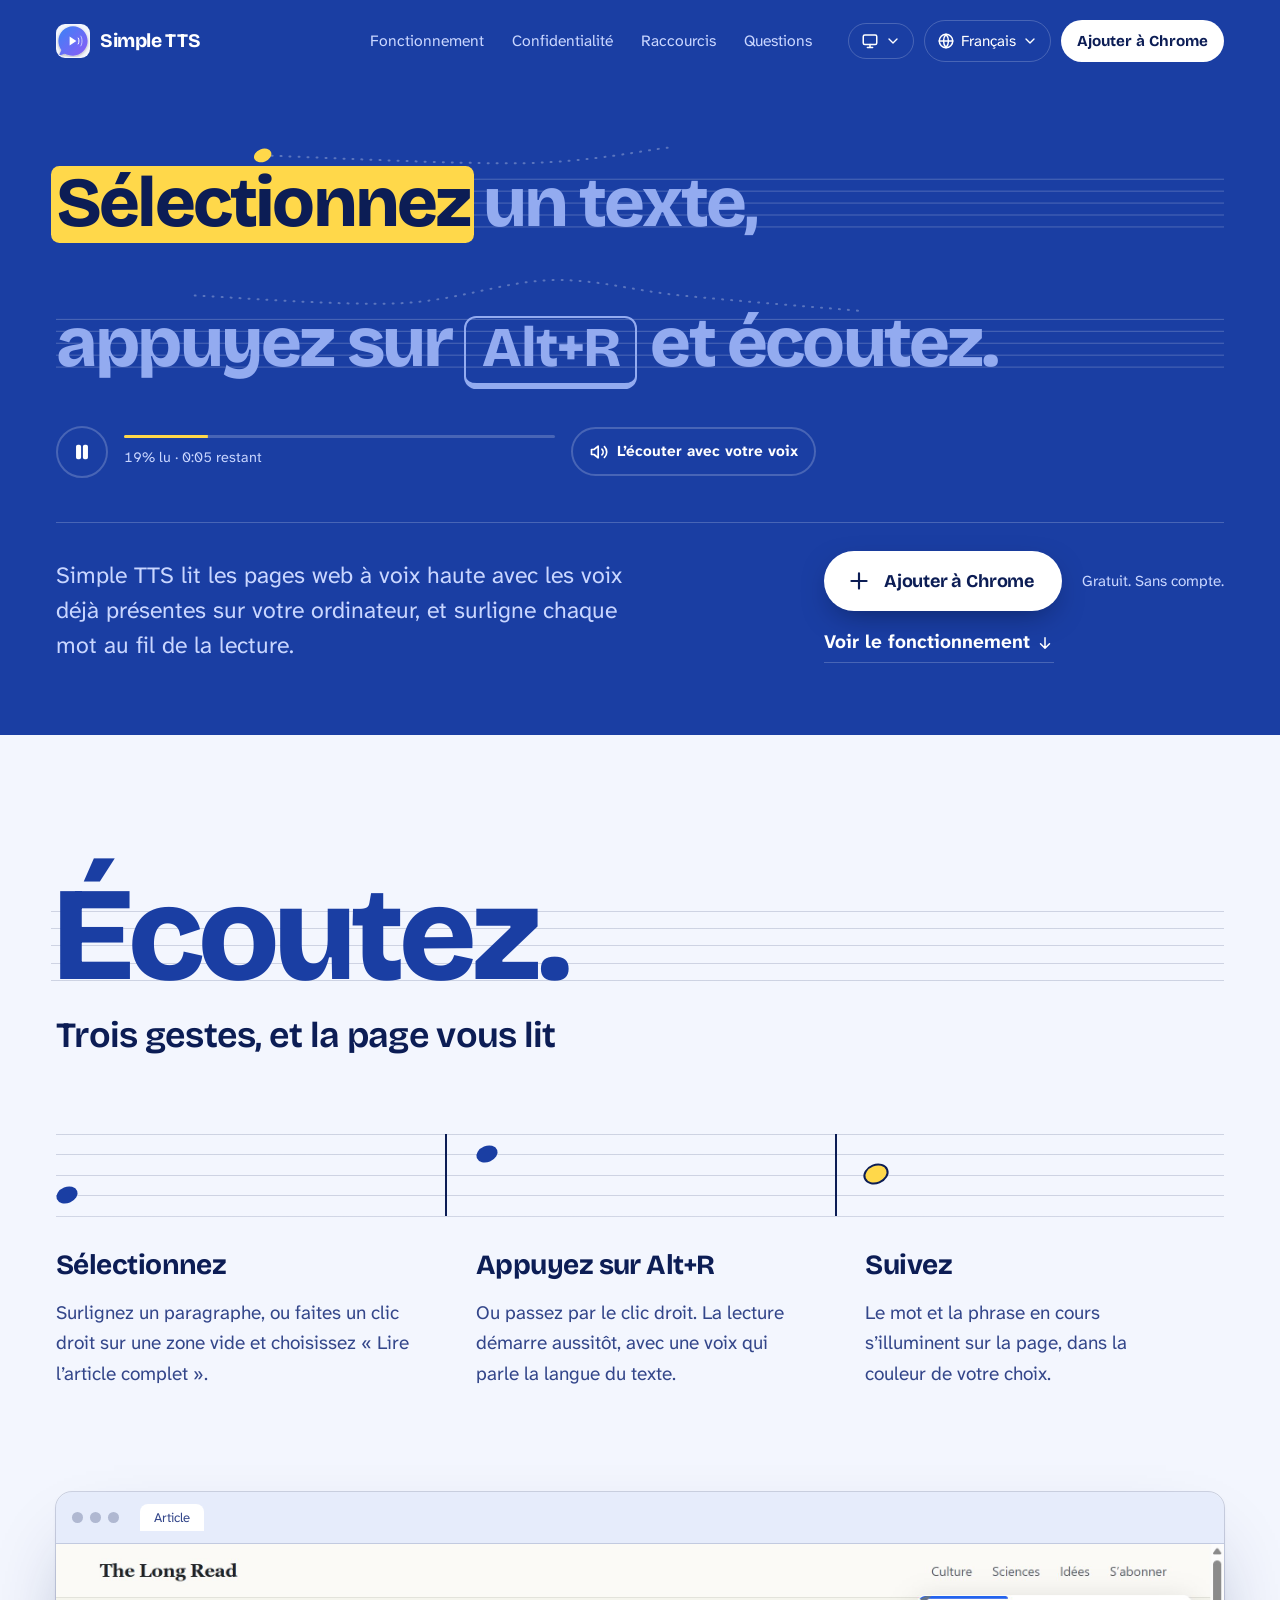
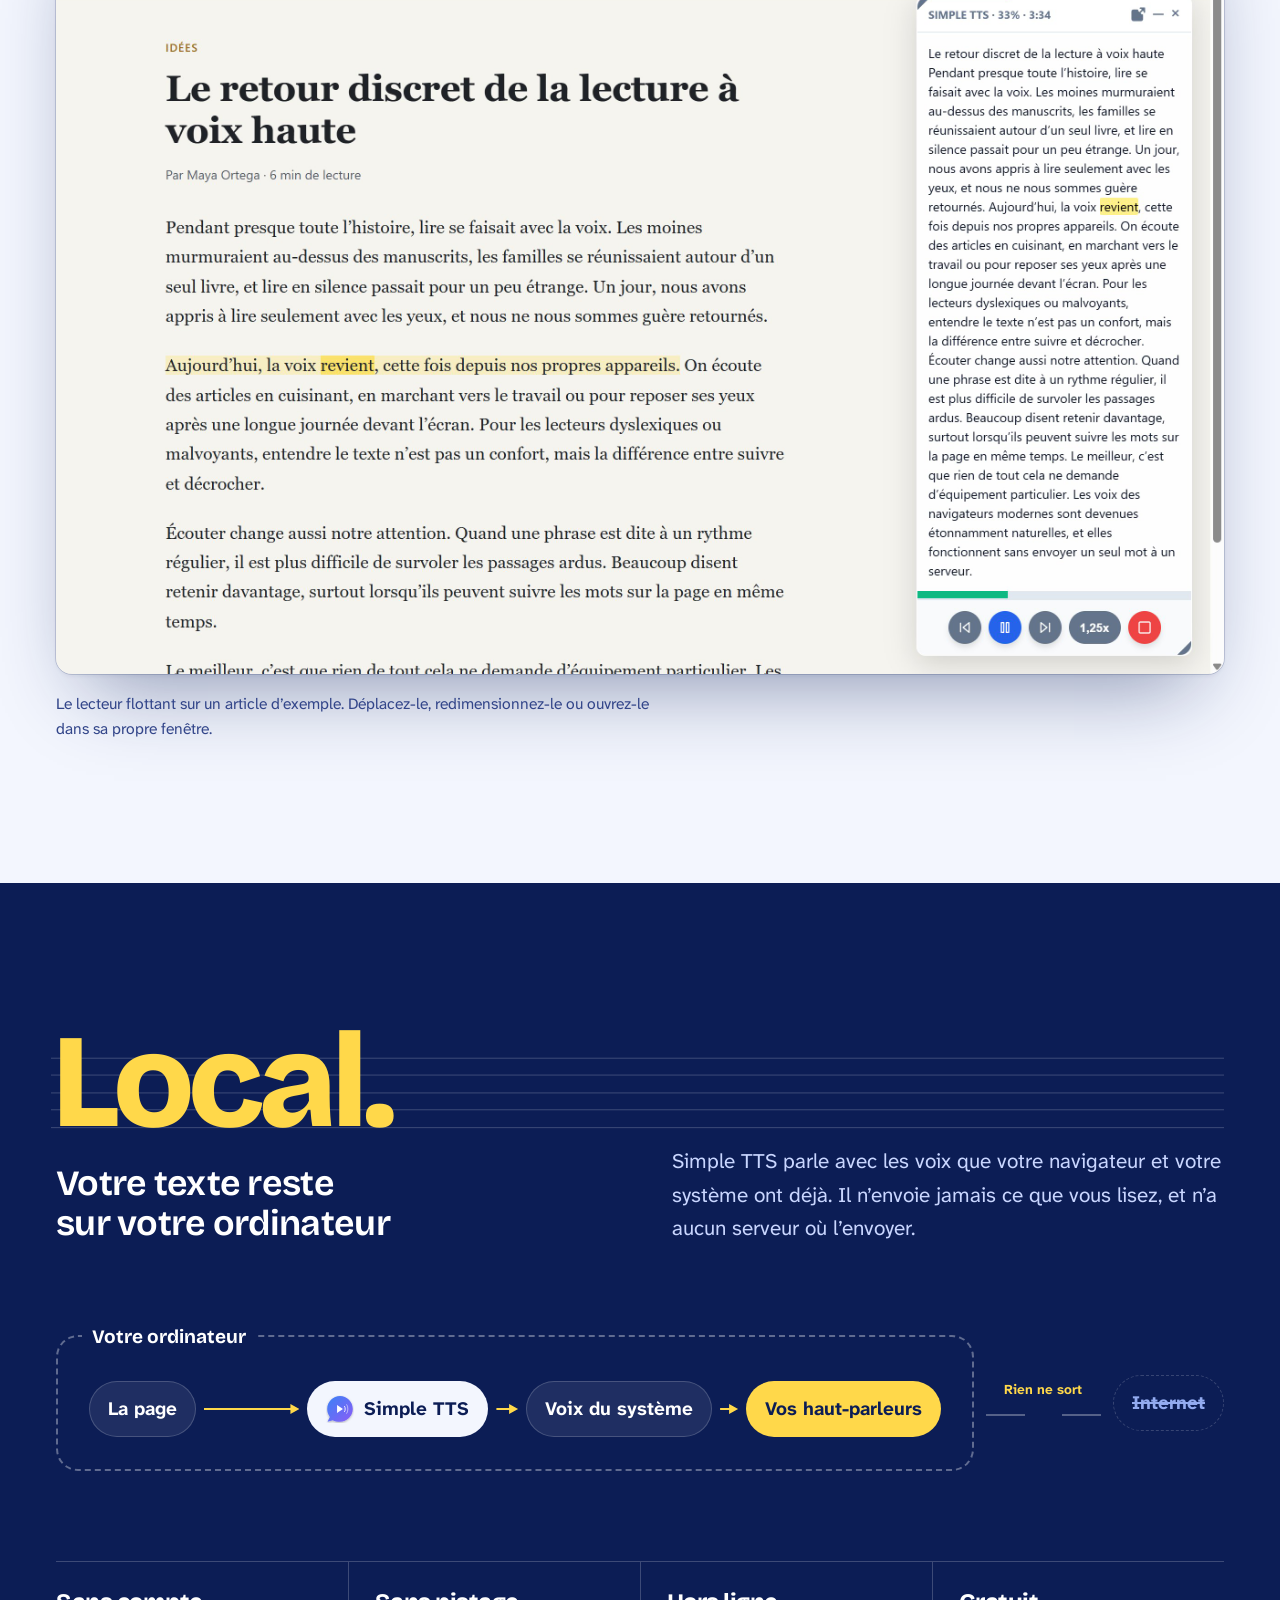
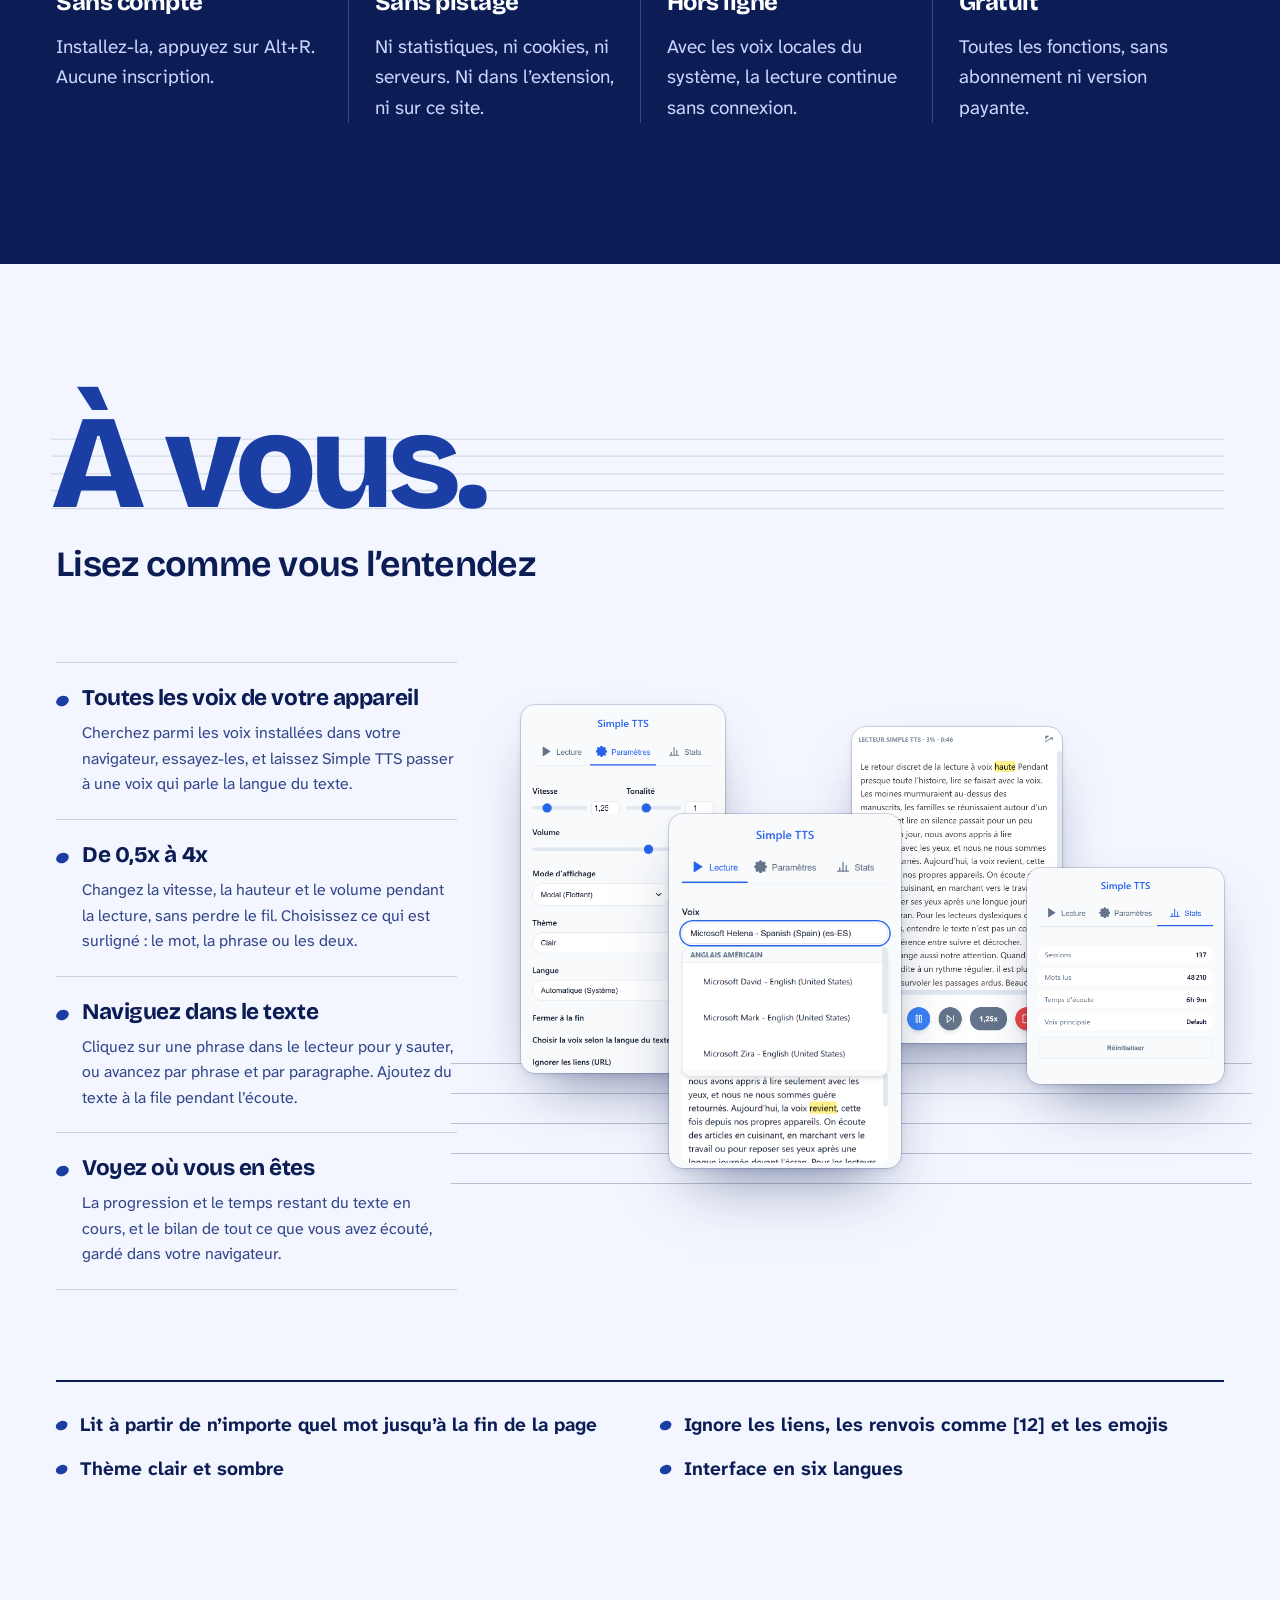
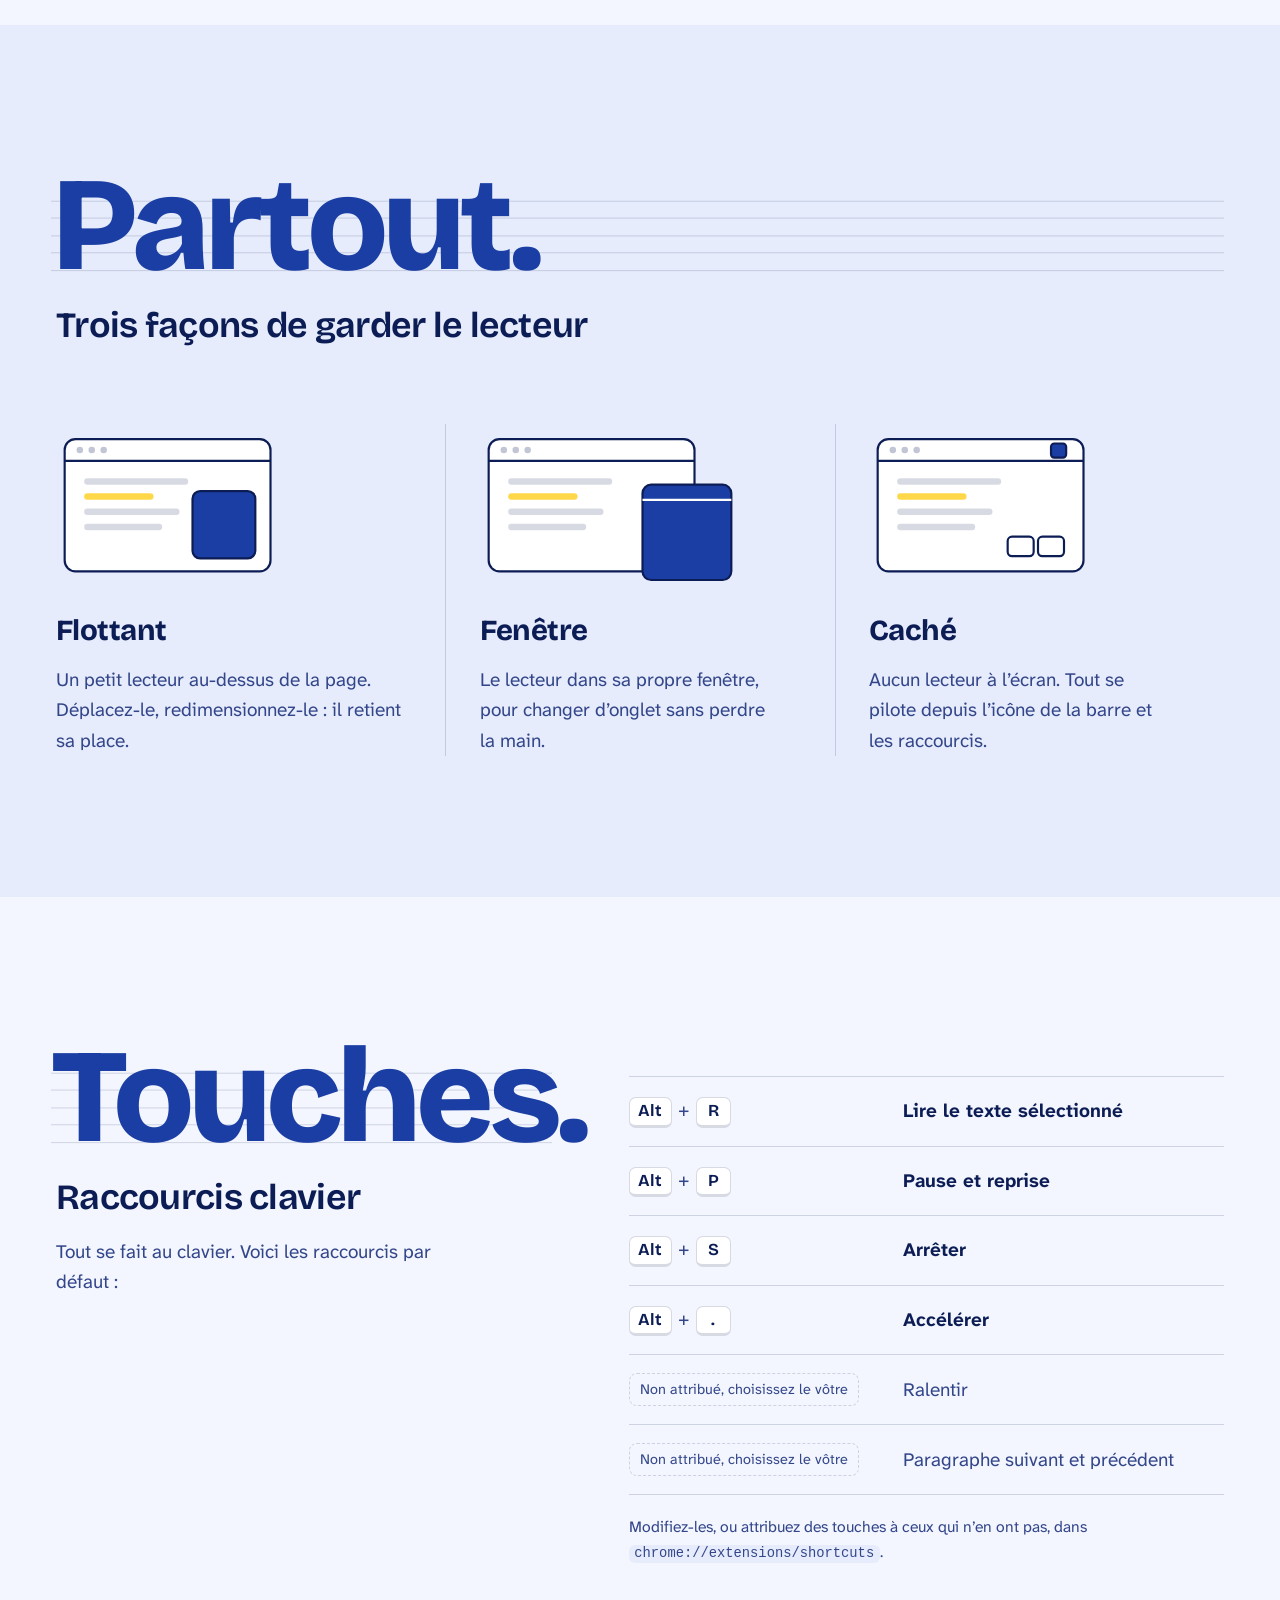
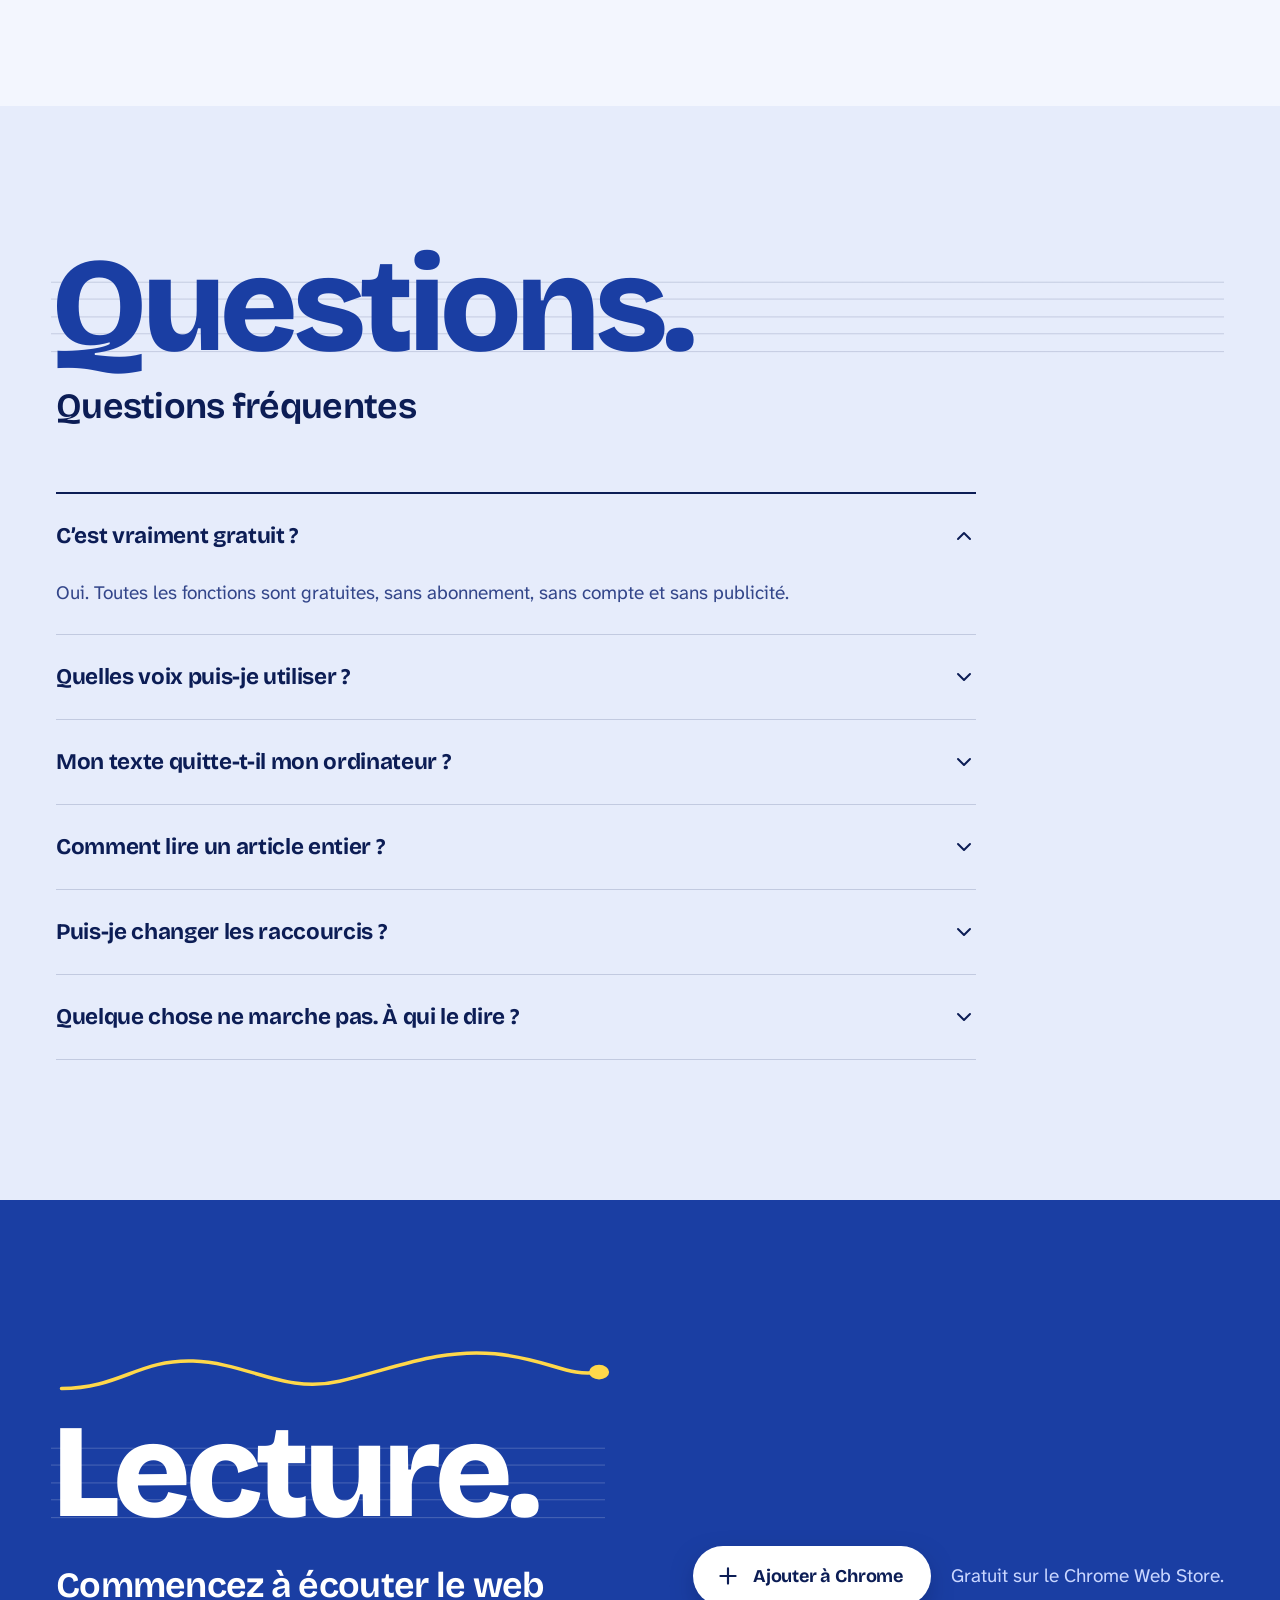
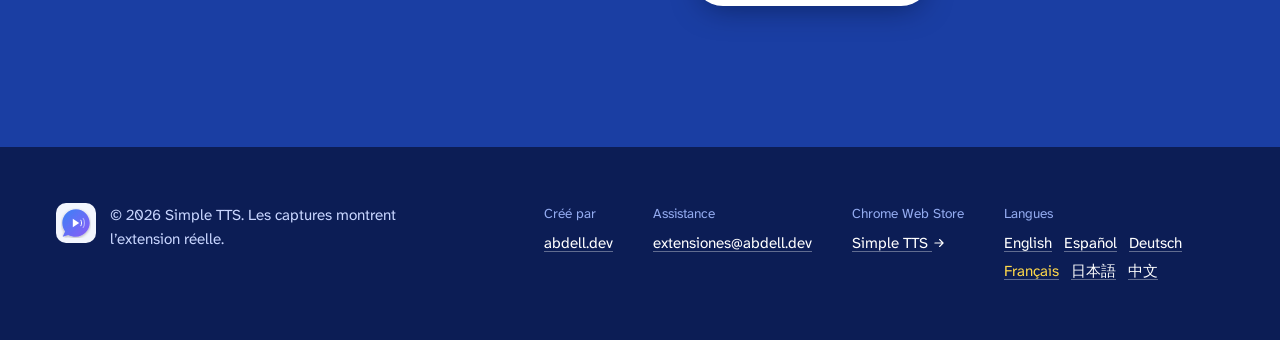
<file: fr/index.html>
<!DOCTYPE html><html lang="fr" dir="ltr"><head><meta charset="utf-8"><meta name="viewport" content="width=device-width, initial-scale=1"><script>
      // Theme before first paint. "system" = no data-theme, so CSS follows the OS.
      // Screenshots: <source data-dark> carries the dark capture; its media follows the choice.
      (() => {
        const root = document.documentElement;
        const apply = choice => {
          if (choice === 'light' || choice === 'dark') root.dataset.theme = choice;
          else delete root.dataset.theme;
          const media = choice === 'dark' ? 'all' : choice === 'light' ? 'not all' : '(prefers-color-scheme: dark)';
          document.querySelectorAll('source[data-dark]').forEach(s => s.setAttribute('media', media));
        };
        window.setTheme = choice => {
          try {
            if (choice === 'system') localStorage.removeItem('theme');
            else localStorage.setItem('theme', choice);
          } catch {}
          apply(choice);
        };
        let saved = null;
        try {
          saved = localStorage.getItem('theme');
        } catch {}
        apply(saved);
        if (saved) addEventListener('DOMContentLoaded', () => apply(saved));
      })();
    </script><title>Simple TTS : écoutez n’importe quelle page web dans Chrome</title><meta name="description" content="Extension Chrome gratuite qui lit les pages web à voix haute avec les voix déjà présentes sur votre ordinateur. Sélectionnez un texte, appuyez sur Alt+R et suivez chaque mot sur la page. Sans compte, sans pistage."><meta name="color-scheme" content="light dark"><meta name="theme-color" content="#1a3ea3"><link rel="canonical" href="https://simpletts.abdell.dev/fr/"><link rel="alternate" hreflang="en" href="https://simpletts.abdell.dev/en/"><link rel="alternate" hreflang="es" href="https://simpletts.abdell.dev/es/"><link rel="alternate" hreflang="de" href="https://simpletts.abdell.dev/de/"><link rel="alternate" hreflang="fr" href="https://simpletts.abdell.dev/fr/"><link rel="alternate" hreflang="ja" href="https://simpletts.abdell.dev/ja/"><link rel="alternate" hreflang="zh-CN" href="https://simpletts.abdell.dev/zh/"><link rel="alternate" hreflang="x-default" href="https://simpletts.abdell.dev/"><link rel="icon" href="/icon.svg" type="image/svg+xml"><link rel="icon" href="/icon32.png" type="image/png" sizes="32x32"><link rel="apple-touch-icon" href="/icon128.png"><meta property="og:type" content="website"><meta property="og:title" content="Simple TTS : écoutez n’importe quelle page web dans Chrome"><meta property="og:description" content="Extension Chrome gratuite qui lit les pages web à voix haute avec les voix déjà présentes sur votre ordinateur. Sélectionnez un texte, appuyez sur Alt+R et suivez chaque mot sur la page. Sans compte, sans pistage."><meta property="og:url" content="https://simpletts.abdell.dev/fr/"><meta property="og:image" content="https://simpletts.abdell.dev/shots/fr/article.jpg"><meta property="og:locale" content="fr"><meta name="twitter:card" content="summary_large_image"><link rel="stylesheet" href="/_astro/i18n.DHyMtfE5.css"><link rel="stylesheet" href="/_astro/index.B1wqPxuz.css"></head><body><a class="skip" href="#main">Aller au contenu</a><div class="hero-field" data-astro-cid-ge2uvauf><header class="nav wrap" data-astro-cid-wpvy4v7s><a class="brand" href="/fr/" data-astro-cid-wpvy4v7s><img src="/icon.svg" alt="" width="34" height="34" data-astro-cid-wpvy4v7s><span data-astro-cid-wpvy4v7s>Simple TTS</span></a><nav aria-label="Simple TTS" data-astro-cid-wpvy4v7s><ul class="links" data-astro-cid-wpvy4v7s><li data-astro-cid-wpvy4v7s><a href="#how" data-astro-cid-wpvy4v7s>Fonctionnement</a></li><li data-astro-cid-wpvy4v7s><a href="#privacy" data-astro-cid-wpvy4v7s>Confidentialité</a></li><li data-astro-cid-wpvy4v7s><a href="#shortcuts" data-astro-cid-wpvy4v7s>Raccourcis</a></li><li data-astro-cid-wpvy4v7s><a href="#faq" data-astro-cid-wpvy4v7s>Questions</a></li></ul></nav><div class="tools" data-astro-cid-wpvy4v7s><details class="menu theme" data-astro-cid-wpvy4v7s><summary aria-label="Thème" title="Thème" data-astro-cid-wpvy4v7s><svg class="i-system" viewBox="0 0 24 24" fill="none" stroke="currentColor" stroke-width="2" stroke-linecap="round" stroke-linejoin="round" aria-hidden="true" focusable="false"><rect x="3" y="4" width="18" height="12.5" rx="2"/><path d="M8.5 20.5h7M12 16.5v4"/></svg><svg class="i-light" viewBox="0 0 24 24" fill="none" stroke="currentColor" stroke-width="2" stroke-linecap="round" stroke-linejoin="round" aria-hidden="true" focusable="false"><circle cx="12" cy="12" r="4"/><path d="M12 2.5v2M12 19.5v2M2.5 12h2M19.5 12h2M5.3 5.3l1.4 1.4M17.3 17.3l1.4 1.4M5.3 18.7l1.4-1.4M17.3 6.7l1.4-1.4"/></svg><svg class="i-dark" viewBox="0 0 24 24" fill="none" stroke="currentColor" stroke-width="2" stroke-linecap="round" stroke-linejoin="round" aria-hidden="true" focusable="false"><path d="M20 14.5A8.5 8.5 0 0 1 9.5 4a8.5 8.5 0 1 0 10.5 10.5Z"/></svg><svg class="chev" viewBox="0 0 24 24" fill="none" stroke="currentColor" stroke-width="2" stroke-linecap="round" stroke-linejoin="round" aria-hidden="true" focusable="false"><path d="m6 9 6 6 6-6"/></svg></summary><ul role="radiogroup" aria-label="Thème" data-astro-cid-wpvy4v7s><li data-astro-cid-wpvy4v7s><button type="button" role="radio" aria-checked="false" data-theme-choice="light" data-astro-cid-wpvy4v7s><svg viewBox="0 0 24 24" fill="none" stroke="currentColor" stroke-width="2" stroke-linecap="round" stroke-linejoin="round" aria-hidden="true" focusable="false"><circle cx="12" cy="12" r="4"/><path d="M12 2.5v2M12 19.5v2M2.5 12h2M19.5 12h2M5.3 5.3l1.4 1.4M17.3 17.3l1.4 1.4M5.3 18.7l1.4-1.4M17.3 6.7l1.4-1.4"/></svg>Clair</button></li><li data-astro-cid-wpvy4v7s><button type="button" role="radio" aria-checked="false" data-theme-choice="dark" data-astro-cid-wpvy4v7s><svg viewBox="0 0 24 24" fill="none" stroke="currentColor" stroke-width="2" stroke-linecap="round" stroke-linejoin="round" aria-hidden="true" focusable="false"><path d="M20 14.5A8.5 8.5 0 0 1 9.5 4a8.5 8.5 0 1 0 10.5 10.5Z"/></svg>Sombre</button></li><li data-astro-cid-wpvy4v7s><button type="button" role="radio" aria-checked="true" data-theme-choice="system" data-astro-cid-wpvy4v7s><svg viewBox="0 0 24 24" fill="none" stroke="currentColor" stroke-width="2" stroke-linecap="round" stroke-linejoin="round" aria-hidden="true" focusable="false"><rect x="3" y="4" width="18" height="12.5" rx="2"/><path d="M8.5 20.5h7M12 16.5v4"/></svg>Système</button></li></ul></details><details class="menu lang" data-astro-cid-wpvy4v7s><summary data-astro-cid-wpvy4v7s><svg viewBox="0 0 24 24" fill="none" stroke="currentColor" stroke-width="2" stroke-linecap="round" stroke-linejoin="round" aria-hidden="true" focusable="false"><circle cx="12" cy="12" r="9"/><path d="M3 12h18M12 3a14 14 0 0 1 0 18M12 3a14 14 0 0 0 0 18"/></svg><span class="lang-label" data-astro-cid-wpvy4v7s><span class="sr-only" data-astro-cid-wpvy4v7s>Langue: </span>Français</span><svg class="chev" viewBox="0 0 24 24" fill="none" stroke="currentColor" stroke-width="2" stroke-linecap="round" stroke-linejoin="round" aria-hidden="true" focusable="false"><path d="m6 9 6 6 6-6"/></svg></summary><ul data-astro-cid-wpvy4v7s><li data-astro-cid-wpvy4v7s><a href="/en/" hreflang="en" lang="en" data-astro-cid-wpvy4v7s>English</a></li><li data-astro-cid-wpvy4v7s><a href="/es/" hreflang="es" lang="es" data-astro-cid-wpvy4v7s>Español</a></li><li data-astro-cid-wpvy4v7s><a href="/de/" hreflang="de" lang="de" data-astro-cid-wpvy4v7s>Deutsch</a></li><li data-astro-cid-wpvy4v7s><a href="/fr/" hreflang="fr" lang="fr" aria-current="page" data-astro-cid-wpvy4v7s>Français</a></li><li data-astro-cid-wpvy4v7s><a href="/ja/" hreflang="ja" lang="ja" data-astro-cid-wpvy4v7s>日本語</a></li><li data-astro-cid-wpvy4v7s><a href="/zh/" hreflang="zh-CN" lang="zh-CN" data-astro-cid-wpvy4v7s>中文</a></li></ul></details><a class="install" href="https://chromewebstore.google.com/detail/mnnhakddcadkcichdgimoennpkfkcalk?hl=fr" data-astro-cid-wpvy4v7s>Ajouter à Chrome</a></div></header><script type="module">var e=[...document.querySelectorAll(`.nav details.menu`)],t=[...document.querySelectorAll(`[data-theme-choice]`)],n=e=>t.forEach(t=>t.setAttribute(`aria-checked`,String(t.dataset.themeChoice===e)));n(document.documentElement.dataset.theme??`system`),t.forEach(e=>e.addEventListener(`click`,()=>{let t=e.dataset.themeChoice;window.setTheme(t),n(t);let r=e.closest(`details`);r.open=!1,r.querySelector(`summary`).focus()})),e.forEach(t=>t.addEventListener(`toggle`,()=>{t.open&&e.forEach(e=>e!==t&&(e.open=!1))})),document.addEventListener(`click`,t=>{e.forEach(e=>e.open&&!e.contains(t.target)&&(e.open=!1))}),document.addEventListener(`keydown`,t=>{if(t.key!==`Escape`)return;let n=e.find(e=>e.open);n&&(n.open=!1,n.querySelector(`summary`).focus())});</script><section class="hero wrap" aria-labelledby="hero-title" data-astro-cid-ge2uvauf><div class="score" data-score data-lang="fr" data-astro-cid-ge2uvauf><svg class="contour" aria-hidden="true" focusable="false" data-astro-cid-ge2uvauf><path class="contour-ghost" d="" data-astro-cid-ge2uvauf></path><path class="contour-line" d="" data-astro-cid-ge2uvauf></path><ellipse class="pen" rx="9" ry="6.5" cx="-40" cy="-40" data-astro-cid-ge2uvauf></ellipse></svg><h1 id="hero-title" class="sentence staved" data-astro-cid-ge2uvauf><span class="sr-only" data-astro-cid-ge2uvauf>Sélectionnez un texte, appuyez sur Alt+R et écoutez.</span><span class="words" aria-hidden="true" data-astro-cid-ge2uvauf><span class="g" data-astro-cid-ge2uvauf><span class="w" data-pitch="2" data-astro-cid-ge2uvauf>Sélectionnez</span></span> <span class="g" data-astro-cid-ge2uvauf><span class="w" data-pitch="1" data-astro-cid-ge2uvauf>un</span></span> <span class="g" data-astro-cid-ge2uvauf><span class="w" data-pitch="3" data-astro-cid-ge2uvauf>texte,</span></span> <span class="g" data-astro-cid-ge2uvauf><span class="w" data-pitch="2" data-astro-cid-ge2uvauf>appuyez</span></span> <span class="g" data-astro-cid-ge2uvauf><span class="w" data-pitch="1" data-astro-cid-ge2uvauf>sur</span></span> <span class="g" data-astro-cid-ge2uvauf><span class="w key" data-pitch="4" data-astro-cid-ge2uvauf><span class="keycap" data-astro-cid-ge2uvauf>Alt+R</span></span></span> <span class="g" data-astro-cid-ge2uvauf><span class="w" data-pitch="2" data-astro-cid-ge2uvauf>et</span></span> <span class="g" data-astro-cid-ge2uvauf><span class="w" data-pitch="0" data-astro-cid-ge2uvauf>écoutez.</span></span></span></h1></div><div class="transport" data-transport data-astro-cid-ge2uvauf><button class="t-btn" type="button" data-toggle aria-label="Mettre la démo en pause" data-label-play="Lancer la démo" data-label-pause="Mettre la démo en pause" data-label-replay="Rejouer" data-astro-cid-ge2uvauf><span class="i-pause" data-astro-cid-ge2uvauf><svg viewBox="0 0 24 24" fill="none" stroke="currentColor" stroke-width="2" stroke-linecap="round" stroke-linejoin="round" aria-hidden="true" focusable="false"><rect x="6.5" y="5" width="3.5" height="14" rx="1" fill="currentColor"/><rect x="14" y="5" width="3.5" height="14" rx="1" fill="currentColor"/></svg></span><span class="i-play" data-astro-cid-ge2uvauf><svg viewBox="0 0 24 24" fill="none" stroke="currentColor" stroke-width="2" stroke-linecap="round" stroke-linejoin="round" aria-hidden="true" focusable="false"><path d="M8 5.5v13a1 1 0 0 0 1.5.86l10.4-6.5a1 1 0 0 0 0-1.72L9.5 4.64A1 1 0 0 0 8 5.5Z" fill="currentColor"/></svg></span><span class="i-replay" data-astro-cid-ge2uvauf><svg viewBox="0 0 24 24" fill="none" stroke="currentColor" stroke-width="2" stroke-linecap="round" stroke-linejoin="round" aria-hidden="true" focusable="false"><path d="M3 12a9 9 0 1 0 2.64-6.36L3 8.3"/><path d="M3 3.5v4.8h4.8"/></svg></span></button><div class="progress" aria-hidden="true" data-astro-cid-ge2uvauf><div class="bar" data-astro-cid-ge2uvauf><span data-bar data-astro-cid-ge2uvauf></span></div><p class="readout" data-astro-cid-ge2uvauf><span data-pct data-astro-cid-ge2uvauf>0%</span> lu · <span data-left data-astro-cid-ge2uvauf>0:00</span> restant</p></div><button class="listen" type="button" data-listen hidden data-label-listen="L’écouter avec votre voix" data-label-stop="Arrêter" title="Utilise une voix de votre propre navigateur." data-astro-cid-ge2uvauf><svg viewBox="0 0 24 24" fill="none" stroke="currentColor" stroke-width="2" stroke-linecap="round" stroke-linejoin="round" aria-hidden="true" focusable="false"><path d="M11 5 6 9H3v6h3l5 4V5Z"/><path d="M15.5 8.5a5 5 0 0 1 0 7M18.5 5.5a9 9 0 0 1 0 13"/></svg><span data-listen-label data-astro-cid-ge2uvauf>L’écouter avec votre voix</span></button></div><div class="pitch" data-astro-cid-ge2uvauf><p class="promise" data-astro-cid-ge2uvauf>Simple TTS lit les pages web à voix haute avec les voix déjà présentes sur votre ordinateur, et surligne chaque mot au fil de la lecture.</p><div class="actions" data-astro-cid-ge2uvauf><a class="btn btn-primary" href="https://chromewebstore.google.com/detail/mnnhakddcadkcichdgimoennpkfkcalk?hl=fr" data-astro-cid-ge2uvauf><svg viewBox="0 0 24 24" fill="none" stroke="currentColor" stroke-width="2" stroke-linecap="round" stroke-linejoin="round" aria-hidden="true" focusable="false"><path d="M12 5v14M5 12h14"/></svg>Ajouter à Chrome</a><p class="cta-note" data-astro-cid-ge2uvauf>Gratuit. Sans compte.</p><a class="how-link" href="#how" data-astro-cid-ge2uvauf>Voir le fonctionnement<svg viewBox="0 0 24 24" fill="none" stroke="currentColor" stroke-width="2" stroke-linecap="round" stroke-linejoin="round" aria-hidden="true" focusable="false"><path d="M12 5v14M6 13l6 6 6-6"/></svg></a></div></div></section></div><script type="module" src="/_astro/Hero.astro_astro_type_script_index_0_lang.B65l0I3Q.js"></script><main id="main"><section id="how" class="how on-paper" aria-labelledby="how-title" data-astro-cid-tbycsn3q><div class="wrap" data-astro-cid-tbycsn3q><span class="big-word staved" aria-hidden="true" data-astro-cid-tbycsn3q>Écoutez.</span><h2 id="how-title" class="section-title" data-astro-cid-tbycsn3q>Trois gestes, et la page vous lit</h2><ol class="measures stave" data-astro-cid-tbycsn3q><li data-astro-cid-tbycsn3q><h3 data-astro-cid-tbycsn3q>Sélectionnez</h3><p data-astro-cid-tbycsn3q>Surlignez un paragraphe, ou faites un clic droit sur une zone vide et choisissez « Lire l’article complet ».</p></li><li data-astro-cid-tbycsn3q><h3 data-astro-cid-tbycsn3q>Appuyez sur Alt+R</h3><p data-astro-cid-tbycsn3q>Ou passez par le clic droit. La lecture démarre aussitôt, avec une voix qui parle la langue du texte.</p></li><li data-astro-cid-tbycsn3q><h3 data-astro-cid-tbycsn3q>Suivez</h3><p data-astro-cid-tbycsn3q>Le mot et la phrase en cours s’illuminent sur la page, dans la couleur de votre choix.</p></li></ol><figure class="shot" data-astro-cid-tbycsn3q><div class="window" data-astro-cid-tbycsn3q><div class="chrome" aria-hidden="true" data-astro-cid-tbycsn3q><span data-astro-cid-tbycsn3q></span><span data-astro-cid-tbycsn3q></span><span data-astro-cid-tbycsn3q></span><i data-astro-cid-tbycsn3q>Article</i></div><picture data-astro-cid-tbycsn3q><source data-dark media="(prefers-color-scheme: dark)" srcset="/shots/fr/article-dark.jpg" data-astro-cid-tbycsn3q><img src="/shots/fr/article.jpg" alt="Un article dans Chrome avec le lecteur flottant de Simple TTS par-dessus et la phrase lue surlignée en jaune." width="2560" height="1600" loading="lazy" decoding="async" data-astro-cid-tbycsn3q></picture></div><figcaption data-astro-cid-tbycsn3q>Le lecteur flottant sur un article d’exemple. Déplacez-le, redimensionnez-le ou ouvrez-le dans sa propre fenêtre.</figcaption></figure></div></section><section id="privacy" class="privacy" aria-labelledby="privacy-title" data-astro-cid-cobwjqwb><div class="wrap" data-astro-cid-cobwjqwb><span class="big-word staved" aria-hidden="true" data-astro-cid-cobwjqwb>Local.</span><div class="head" data-astro-cid-cobwjqwb><h2 id="privacy-title" class="section-title" data-astro-cid-cobwjqwb>Votre texte reste sur votre ordinateur</h2><p class="lead" data-astro-cid-cobwjqwb>Simple TTS parle avec les voix que votre navigateur et votre système ont déjà. Il n’envoie jamais ce que vous lisez, et n’a aucun serveur où l’envoyer.</p></div><figure class="path" aria-label="La page → Simple TTS → Voix du système → Vos haut-parleurs. Internet: Rien ne sort." data-astro-cid-cobwjqwb><div class="device" data-astro-cid-cobwjqwb><span class="device-label" data-astro-cid-cobwjqwb>Votre ordinateur</span><ol class="chain" data-astro-cid-cobwjqwb><li data-astro-cid-cobwjqwb><span class="node" data-astro-cid-cobwjqwb>La page</span></li><li data-astro-cid-cobwjqwb><span class="node node-ext" data-astro-cid-cobwjqwb><img src="/icon.svg" alt="" width="28" height="28" data-astro-cid-cobwjqwb>Simple TTS</span></li><li data-astro-cid-cobwjqwb><span class="node" data-astro-cid-cobwjqwb>Voix du système</span></li><li data-astro-cid-cobwjqwb><span class="node node-out" data-astro-cid-cobwjqwb>Vos haut-parleurs</span></li></ol></div><div class="outside" aria-hidden="true" data-astro-cid-cobwjqwb><span class="cut" data-astro-cid-cobwjqwb>Rien ne sort</span><span class="node node-net" data-astro-cid-cobwjqwb>Internet</span></div></figure><dl class="facts" data-astro-cid-cobwjqwb><div data-astro-cid-cobwjqwb><dt data-astro-cid-cobwjqwb>Sans compte</dt><dd data-astro-cid-cobwjqwb>Installez-la, appuyez sur Alt+R. Aucune inscription.</dd></div><div data-astro-cid-cobwjqwb><dt data-astro-cid-cobwjqwb>Sans pistage</dt><dd data-astro-cid-cobwjqwb>Ni statistiques, ni cookies, ni serveurs. Ni dans l’extension, ni sur ce site.</dd></div><div data-astro-cid-cobwjqwb><dt data-astro-cid-cobwjqwb>Hors ligne</dt><dd data-astro-cid-cobwjqwb>Avec les voix locales du système, la lecture continue sans connexion.</dd></div><div data-astro-cid-cobwjqwb><dt data-astro-cid-cobwjqwb>Gratuit</dt><dd data-astro-cid-cobwjqwb>Toutes les fonctions, sans abonnement ni version payante.</dd></div></dl></div></section><section class="features on-paper" aria-labelledby="features-title" data-astro-cid-cognygiv><div class="wrap" data-astro-cid-cognygiv><span class="big-word staved" aria-hidden="true" data-astro-cid-cognygiv>À vous.</span><h2 id="features-title" class="section-title" data-astro-cid-cognygiv>Lisez comme vous l’entendez</h2><div class="layout" data-astro-cid-cognygiv><dl class="list" data-astro-cid-cognygiv><div data-astro-cid-cognygiv><dt data-astro-cid-cognygiv>Toutes les voix de votre appareil</dt><dd data-astro-cid-cognygiv>Cherchez parmi les voix installées dans votre navigateur, essayez-les, et laissez Simple TTS passer à une voix qui parle la langue du texte.</dd></div><div data-astro-cid-cognygiv><dt data-astro-cid-cognygiv>De 0,5x à 4x</dt><dd data-astro-cid-cognygiv>Changez la vitesse, la hauteur et le volume pendant la lecture, sans perdre le fil. Choisissez ce qui est surligné : le mot, la phrase ou les deux.</dd></div><div data-astro-cid-cognygiv><dt data-astro-cid-cognygiv>Naviguez dans le texte</dt><dd data-astro-cid-cognygiv>Cliquez sur une phrase dans le lecteur pour y sauter, ou avancez par phrase et par paragraphe. Ajoutez du texte à la file pendant l’écoute.</dd></div><div data-astro-cid-cognygiv><dt data-astro-cid-cognygiv>Voyez où vous en êtes</dt><dd data-astro-cid-cognygiv>La progression et le temps restant du texte en cours, et le bilan de tout ce que vous avez écouté, gardé dans votre navigateur.</dd></div></dl><div class="chord" data-astro-cid-cognygiv><picture data-astro-cid-cognygiv><source data-dark media="(prefers-color-scheme: dark)" srcset="/shots/fr/settings-dark.png" data-astro-cid-cognygiv><img class="ui settings" src="/shots/fr/settings.png" alt="Les réglages de Simple TTS : vitesse, hauteur, volume, mode du lecteur, surlignage et thème." width="720" height="1962" loading="lazy" decoding="async" data-astro-cid-cognygiv></picture><picture data-astro-cid-cognygiv><source data-dark media="(prefers-color-scheme: dark)" srcset="/shots/fr/voices-dark.png" data-astro-cid-cognygiv><img class="ui voices" src="/shots/fr/voices.png" alt="La fenêtre de Simple TTS avec le lecteur et la liste des voix avec recherche." width="720" height="1324" loading="lazy" decoding="async" data-astro-cid-cognygiv></picture><picture data-astro-cid-cognygiv><source data-dark media="(prefers-color-scheme: dark)" srcset="/shots/fr/stats-dark.png" data-astro-cid-cognygiv><img class="ui stats" src="/shots/fr/stats.png" alt="L’onglet statistiques de Simple TTS avec les mots lus, le temps d’écoute et les voix les plus utilisées (données d’exemple)." width="720" height="1148" loading="lazy" decoding="async" data-astro-cid-cognygiv></picture><picture data-astro-cid-cognygiv><source data-dark media="(prefers-color-scheme: dark)" srcset="/shots/fr/window-dark.png" data-astro-cid-cognygiv><img class="ui window" src="/shots/fr/window.png" alt="Le lecteur de Simple TTS dans sa propre fenêtre, avec le texte lu et les commandes." width="800" height="1200" loading="lazy" decoding="async" data-astro-cid-cognygiv></picture></div></div><ul class="more" data-astro-cid-cognygiv><li data-astro-cid-cognygiv>Lit à partir de n’importe quel mot jusqu’à la fin de la page</li><li data-astro-cid-cognygiv>Ignore les liens, les renvois comme [12] et les emojis</li><li data-astro-cid-cognygiv>Thème clair et sombre</li><li data-astro-cid-cognygiv>Interface en six langues</li></ul></div></section><section class="modes on-paper" aria-labelledby="modes-title" data-astro-cid-mfftnrbs><div class="wrap" data-astro-cid-mfftnrbs><span class="big-word staved" aria-hidden="true" data-astro-cid-mfftnrbs>Partout.</span><h2 id="modes-title" class="section-title" data-astro-cid-mfftnrbs>Trois façons de garder le lecteur</h2><ul class="list" data-astro-cid-mfftnrbs><li data-astro-cid-mfftnrbs><svg class="diagram" viewBox="0 0 240 150" aria-hidden="true" focusable="false" data-astro-cid-mfftnrbs><rect class="win" x="8" y="14" width="190" height="122" rx="10" data-astro-cid-mfftnrbs></rect><line class="win-line" x1="8" y1="34" x2="198" y2="34" data-astro-cid-mfftnrbs></line><circle class="win-dot" cx="22" cy="24" r="3" data-astro-cid-mfftnrbs></circle><circle class="win-dot" cx="33" cy="24" r="3" data-astro-cid-mfftnrbs></circle><circle class="win-dot" cx="44" cy="24" r="3" data-astro-cid-mfftnrbs></circle><rect class="text" x="26" y="50" width="96" height="6" rx="3" data-astro-cid-mfftnrbs></rect><rect class="text hl" x="26" y="64" width="64" height="6" rx="3" data-astro-cid-mfftnrbs></rect><rect class="text" x="26" y="78" width="88" height="6" rx="3" data-astro-cid-mfftnrbs></rect><rect class="text" x="26" y="92" width="72" height="6" rx="3" data-astro-cid-mfftnrbs></rect><rect class="player" x="126" y="62" width="58" height="62" rx="7" data-astro-cid-mfftnrbs></rect></svg><h3 data-astro-cid-mfftnrbs>Flottant</h3><p data-astro-cid-mfftnrbs>Un petit lecteur au-dessus de la page. Déplacez-le, redimensionnez-le : il retient sa place.</p></li><li data-astro-cid-mfftnrbs><svg class="diagram" viewBox="0 0 240 150" aria-hidden="true" focusable="false" data-astro-cid-mfftnrbs><rect class="win" x="8" y="14" width="190" height="122" rx="10" data-astro-cid-mfftnrbs></rect><line class="win-line" x1="8" y1="34" x2="198" y2="34" data-astro-cid-mfftnrbs></line><circle class="win-dot" cx="22" cy="24" r="3" data-astro-cid-mfftnrbs></circle><circle class="win-dot" cx="33" cy="24" r="3" data-astro-cid-mfftnrbs></circle><circle class="win-dot" cx="44" cy="24" r="3" data-astro-cid-mfftnrbs></circle><rect class="text" x="26" y="50" width="96" height="6" rx="3" data-astro-cid-mfftnrbs></rect><rect class="text hl" x="26" y="64" width="64" height="6" rx="3" data-astro-cid-mfftnrbs></rect><rect class="text" x="26" y="78" width="88" height="6" rx="3" data-astro-cid-mfftnrbs></rect><rect class="text" x="26" y="92" width="72" height="6" rx="3" data-astro-cid-mfftnrbs></rect><rect class="player" x="150" y="56" width="82" height="88" rx="8" data-astro-cid-mfftnrbs></rect><line class="player-line" x1="150" y1="70" x2="232" y2="70" data-astro-cid-mfftnrbs></line></svg><h3 data-astro-cid-mfftnrbs>Fenêtre</h3><p data-astro-cid-mfftnrbs>Le lecteur dans sa propre fenêtre, pour changer d’onglet sans perdre la main.</p></li><li data-astro-cid-mfftnrbs><svg class="diagram" viewBox="0 0 240 150" aria-hidden="true" focusable="false" data-astro-cid-mfftnrbs><rect class="win" x="8" y="14" width="190" height="122" rx="10" data-astro-cid-mfftnrbs></rect><line class="win-line" x1="8" y1="34" x2="198" y2="34" data-astro-cid-mfftnrbs></line><circle class="win-dot" cx="22" cy="24" r="3" data-astro-cid-mfftnrbs></circle><circle class="win-dot" cx="33" cy="24" r="3" data-astro-cid-mfftnrbs></circle><circle class="win-dot" cx="44" cy="24" r="3" data-astro-cid-mfftnrbs></circle><rect class="text" x="26" y="50" width="96" height="6" rx="3" data-astro-cid-mfftnrbs></rect><rect class="text hl" x="26" y="64" width="64" height="6" rx="3" data-astro-cid-mfftnrbs></rect><rect class="text" x="26" y="78" width="88" height="6" rx="3" data-astro-cid-mfftnrbs></rect><rect class="text" x="26" y="92" width="72" height="6" rx="3" data-astro-cid-mfftnrbs></rect><rect class="player" x="168" y="18" width="14" height="13" rx="3" data-astro-cid-mfftnrbs></rect><rect class="key" x="128" y="104" width="24" height="18" rx="4" data-astro-cid-mfftnrbs></rect><rect class="key" x="156" y="104" width="24" height="18" rx="4" data-astro-cid-mfftnrbs></rect></svg><h3 data-astro-cid-mfftnrbs>Caché</h3><p data-astro-cid-mfftnrbs>Aucun lecteur à l’écran. Tout se pilote depuis l’icône de la barre et les raccourcis.</p></li></ul></div></section><section id="shortcuts" class="shortcuts on-paper" aria-labelledby="shortcuts-title" data-astro-cid-aiqoecje><div class="wrap grid" data-astro-cid-aiqoecje><div data-astro-cid-aiqoecje><span class="big-word staved" aria-hidden="true" data-astro-cid-aiqoecje>Touches.</span><h2 id="shortcuts-title" class="section-title" data-astro-cid-aiqoecje>Raccourcis clavier</h2><p class="lead" data-astro-cid-aiqoecje>Tout se fait au clavier. Voici les raccourcis par défaut :</p></div><div data-astro-cid-aiqoecje><table data-astro-cid-aiqoecje><tbody data-astro-cid-aiqoecje><tr data-astro-cid-aiqoecje><th scope="row" data-astro-cid-aiqoecje><kbd data-astro-cid-aiqoecje>Alt</kbd><span class="plus" data-astro-cid-aiqoecje>+</span><kbd data-astro-cid-aiqoecje>R</kbd></th><td data-astro-cid-aiqoecje>Lire le texte sélectionné</td></tr><tr data-astro-cid-aiqoecje><th scope="row" data-astro-cid-aiqoecje><kbd data-astro-cid-aiqoecje>Alt</kbd><span class="plus" data-astro-cid-aiqoecje>+</span><kbd data-astro-cid-aiqoecje>P</kbd></th><td data-astro-cid-aiqoecje>Pause et reprise</td></tr><tr data-astro-cid-aiqoecje><th scope="row" data-astro-cid-aiqoecje><kbd data-astro-cid-aiqoecje>Alt</kbd><span class="plus" data-astro-cid-aiqoecje>+</span><kbd data-astro-cid-aiqoecje>S</kbd></th><td data-astro-cid-aiqoecje>Arrêter</td></tr><tr data-astro-cid-aiqoecje><th scope="row" data-astro-cid-aiqoecje><kbd data-astro-cid-aiqoecje>Alt</kbd><span class="plus" data-astro-cid-aiqoecje>+</span><kbd data-astro-cid-aiqoecje>.</kbd></th><td data-astro-cid-aiqoecje>Accélérer</td></tr><tr class="unset" data-astro-cid-aiqoecje><th scope="row" data-astro-cid-aiqoecje><span class="none" data-astro-cid-aiqoecje>Non attribué, choisissez le vôtre</span></th><td data-astro-cid-aiqoecje>Ralentir</td></tr><tr class="unset" data-astro-cid-aiqoecje><th scope="row" data-astro-cid-aiqoecje><span class="none" data-astro-cid-aiqoecje>Non attribué, choisissez le vôtre</span></th><td data-astro-cid-aiqoecje>Paragraphe suivant et précédent</td></tr></tbody></table><p class="note" data-astro-cid-aiqoecje>Modifiez-les, ou attribuez des touches à ceux qui n’en ont pas, dans <code data-astro-cid-aiqoecje>chrome://extensions/shortcuts</code>.</p></div></div></section><section id="faq" class="faq on-paper" aria-labelledby="faq-title" data-astro-cid-hemr5th4><div class="wrap" data-astro-cid-hemr5th4><span class="big-word staved" aria-hidden="true" data-astro-cid-hemr5th4>Questions.</span><h2 id="faq-title" class="section-title" data-astro-cid-hemr5th4>Questions fréquentes</h2><div class="items" data-astro-cid-hemr5th4><details open data-astro-cid-hemr5th4><summary data-astro-cid-hemr5th4><span data-astro-cid-hemr5th4>C’est vraiment gratuit ?</span><svg viewBox="0 0 24 24" fill="none" stroke="currentColor" stroke-width="2" stroke-linecap="round" stroke-linejoin="round" aria-hidden="true" focusable="false"><path d="m6 9 6 6 6-6"/></svg></summary><p data-astro-cid-hemr5th4>Oui. Toutes les fonctions sont gratuites, sans abonnement, sans compte et sans publicité.</p></details><details data-astro-cid-hemr5th4><summary data-astro-cid-hemr5th4><span data-astro-cid-hemr5th4>Quelles voix puis-je utiliser ?</span><svg viewBox="0 0 24 24" fill="none" stroke="currentColor" stroke-width="2" stroke-linecap="round" stroke-linejoin="round" aria-hidden="true" focusable="false"><path d="m6 9 6 6 6-6"/></svg></summary><p data-astro-cid-hemr5th4>Celles que proposent votre navigateur et votre système d’exploitation. Leur nombre et leur naturel dépendent de votre système. Vous pouvez en général en ajouter dans les réglages de voix ou d’accessibilité du système.</p></details><details data-astro-cid-hemr5th4><summary data-astro-cid-hemr5th4><span data-astro-cid-hemr5th4>Mon texte quitte-t-il mon ordinateur ?</span><svg viewBox="0 0 24 24" fill="none" stroke="currentColor" stroke-width="2" stroke-linecap="round" stroke-linejoin="round" aria-hidden="true" focusable="false"><path d="m6 9 6 6 6-6"/></svg></summary><p data-astro-cid-hemr5th4>Simple TTS ne l’envoie nulle part. Avec les voix locales du système, tout reste sur l’appareil et fonctionne hors ligne. Certains navigateurs proposent aussi des voix en ligne ; si vous en choisissez une, c’est ce service vocal qui traite le texte.</p></details><details data-astro-cid-hemr5th4><summary data-astro-cid-hemr5th4><span data-astro-cid-hemr5th4>Comment lire un article entier ?</span><svg viewBox="0 0 24 24" fill="none" stroke="currentColor" stroke-width="2" stroke-linecap="round" stroke-linejoin="round" aria-hidden="true" focusable="false"><path d="m6 9 6 6 6-6"/></svg></summary><p data-astro-cid-hemr5th4>Faites un clic droit sur une zone vide de la page, sans rien sélectionner, et choisissez « Lire l’article complet ». Pour partir d’un endroit précis, faites un clic droit sur un mot et choisissez « Lire d’ici jusqu’à la fin ».</p></details><details data-astro-cid-hemr5th4><summary data-astro-cid-hemr5th4><span data-astro-cid-hemr5th4>Puis-je changer les raccourcis ?</span><svg viewBox="0 0 24 24" fill="none" stroke="currentColor" stroke-width="2" stroke-linecap="round" stroke-linejoin="round" aria-hidden="true" focusable="false"><path d="m6 9 6 6 6-6"/></svg></summary><p data-astro-cid-hemr5th4>Oui. Tapez <code>chrome://extensions/shortcuts</code> dans la barre d’adresse et choisissez vos touches.</p></details><details data-astro-cid-hemr5th4><summary data-astro-cid-hemr5th4><span data-astro-cid-hemr5th4>Quelque chose ne marche pas. À qui le dire ?</span><svg viewBox="0 0 24 24" fill="none" stroke="currentColor" stroke-width="2" stroke-linecap="round" stroke-linejoin="round" aria-hidden="true" focusable="false"><path d="m6 9 6 6 6-6"/></svg></summary><p data-astro-cid-hemr5th4>Écrivez à <a href="mailto:extensiones@abdell.dev">extensiones@abdell.dev</a> en indiquant la page et ce qui s’est passé.</p></details></div></div></section><section class="close" aria-labelledby="close-title" data-astro-cid-qfqsfzny><div class="wrap" data-astro-cid-qfqsfzny><div class="phrase" data-astro-cid-qfqsfzny><svg class="melody" viewBox="0 0 600 70" preserveAspectRatio="none" aria-hidden="true" focusable="false" data-astro-cid-qfqsfzny><path d="M6 52 C 70 52, 90 20, 150 22 S 250 58, 310 44 S 420 8, 480 14 S 560 40, 594 34" data-astro-cid-qfqsfzny></path><ellipse cx="594" cy="34" rx="11" ry="8" data-astro-cid-qfqsfzny></ellipse></svg><span class="big-word staved" aria-hidden="true" data-astro-cid-qfqsfzny>Lecture.</span></div><div class="row" data-astro-cid-qfqsfzny><h2 id="close-title" class="section-title" data-astro-cid-qfqsfzny>Commencez à écouter le web</h2><div class="act" data-astro-cid-qfqsfzny><a class="btn btn-primary" href="https://chromewebstore.google.com/detail/mnnhakddcadkcichdgimoennpkfkcalk?hl=fr" data-astro-cid-qfqsfzny><svg viewBox="0 0 24 24" fill="none" stroke="currentColor" stroke-width="2" stroke-linecap="round" stroke-linejoin="round" aria-hidden="true" focusable="false"><path d="M12 5v14M5 12h14"/></svg>Ajouter à Chrome</a><p data-astro-cid-qfqsfzny>Gratuit sur le Chrome Web Store.</p></div></div></div></section><footer class="footer" data-astro-cid-qfqsfzny><div class="wrap cols" data-astro-cid-qfqsfzny><div class="brand" data-astro-cid-qfqsfzny><img src="/icon.svg" alt="" width="40" height="40" loading="lazy" data-astro-cid-qfqsfzny><p data-astro-cid-qfqsfzny>© 2026 Simple TTS. Les captures montrent l’extension réelle.</p></div><dl data-astro-cid-qfqsfzny><div data-astro-cid-qfqsfzny><dt data-astro-cid-qfqsfzny>Créé par</dt><dd data-astro-cid-qfqsfzny><a href="https://abdell.dev" data-astro-cid-qfqsfzny>abdell.dev</a></dd></div><div data-astro-cid-qfqsfzny><dt data-astro-cid-qfqsfzny>Assistance</dt><dd data-astro-cid-qfqsfzny><a href="mailto:extensiones@abdell.dev" data-astro-cid-qfqsfzny>extensiones@abdell.dev</a></dd></div><div data-astro-cid-qfqsfzny><dt data-astro-cid-qfqsfzny>Chrome Web Store</dt><dd data-astro-cid-qfqsfzny><a href="https://chromewebstore.google.com/detail/mnnhakddcadkcichdgimoennpkfkcalk?hl=fr" data-astro-cid-qfqsfzny>Simple TTS <svg viewBox="0 0 24 24" fill="none" stroke="currentColor" stroke-width="2" stroke-linecap="round" stroke-linejoin="round" aria-hidden="true" focusable="false"><path d="M5 12h14M13 6l6 6-6 6"/></svg></a></dd></div><div data-astro-cid-qfqsfzny><dt data-astro-cid-qfqsfzny>Langues</dt><dd class="langs" data-astro-cid-qfqsfzny><a href="/en/" lang="en" hreflang="en" data-astro-cid-qfqsfzny>English</a><a href="/es/" lang="es" hreflang="es" data-astro-cid-qfqsfzny>Español</a><a href="/de/" lang="de" hreflang="de" data-astro-cid-qfqsfzny>Deutsch</a><a href="/fr/" lang="fr" hreflang="fr" aria-current="page" data-astro-cid-qfqsfzny>Français</a><a href="/ja/" lang="ja" hreflang="ja" data-astro-cid-qfqsfzny>日本語</a><a href="/zh/" lang="zh-CN" hreflang="zh-CN" data-astro-cid-qfqsfzny>中文</a></dd></div></dl></div></footer></main></body></html>
</file>
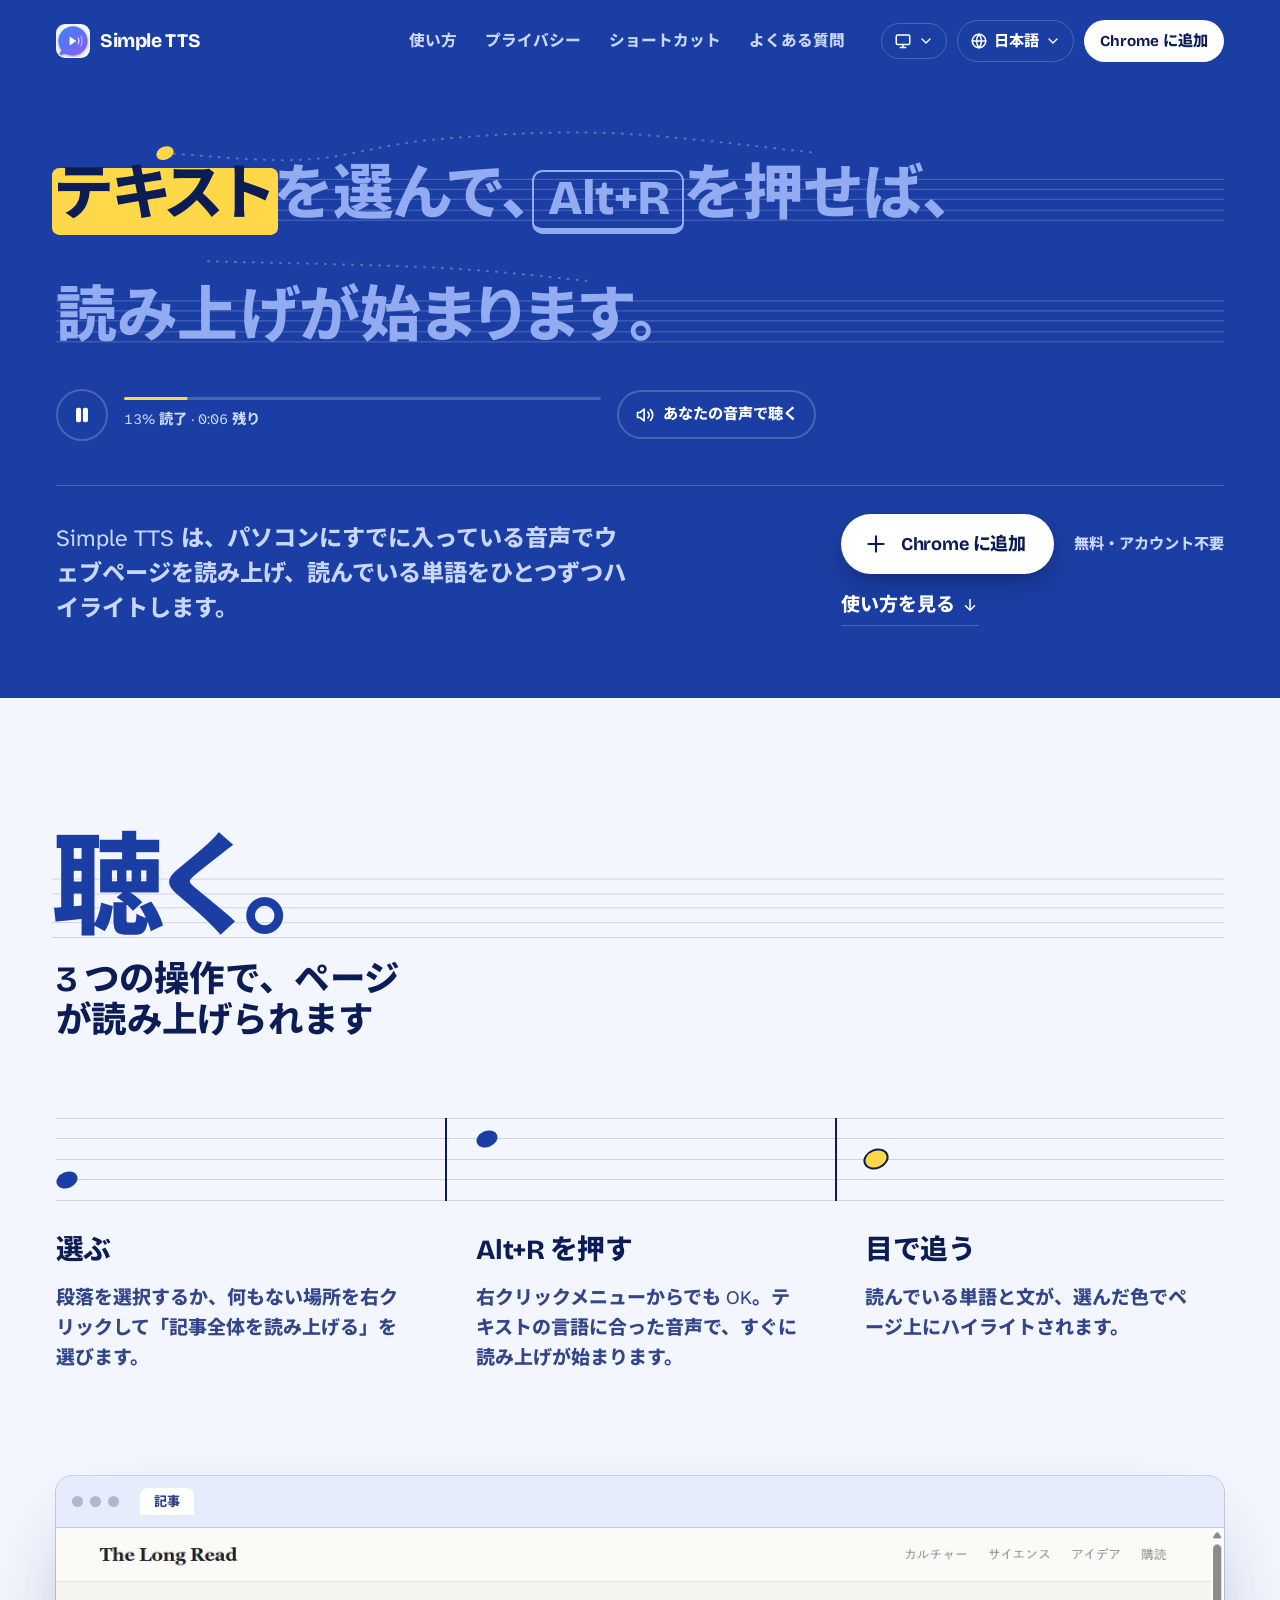
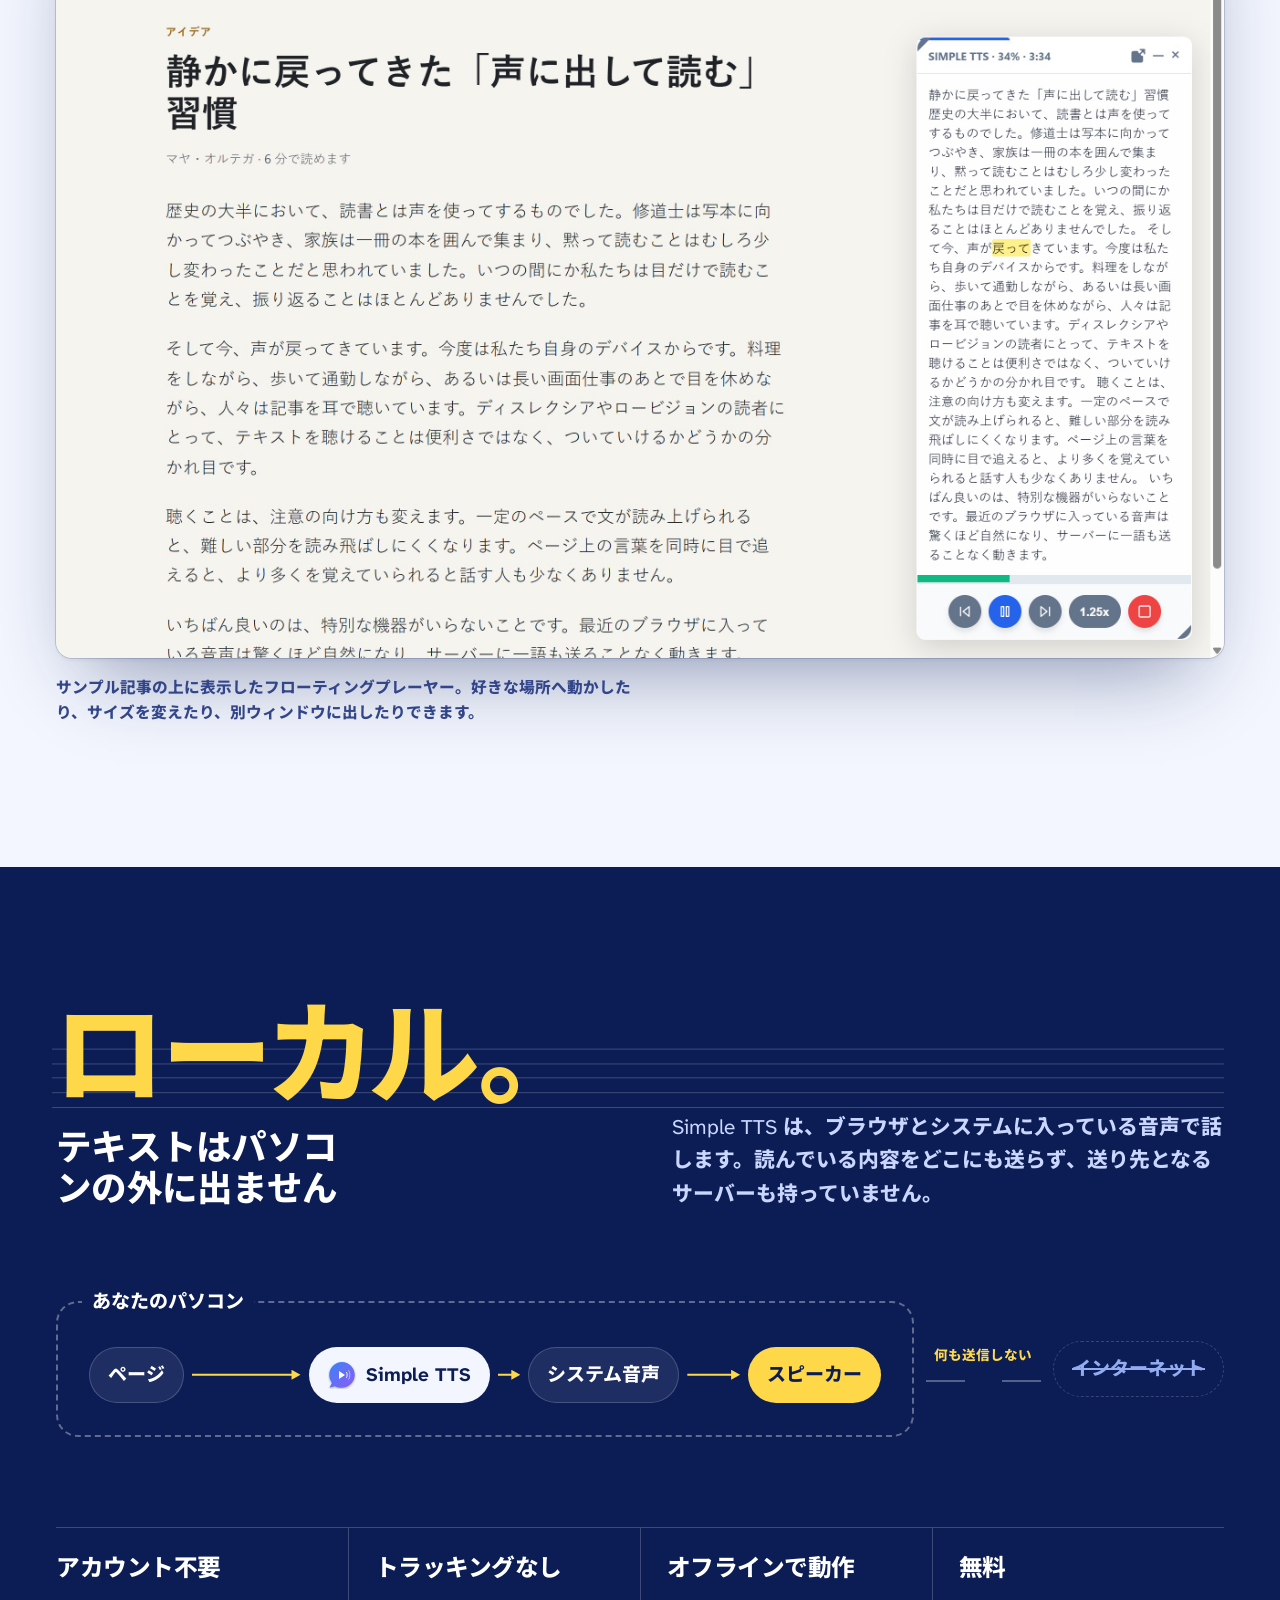
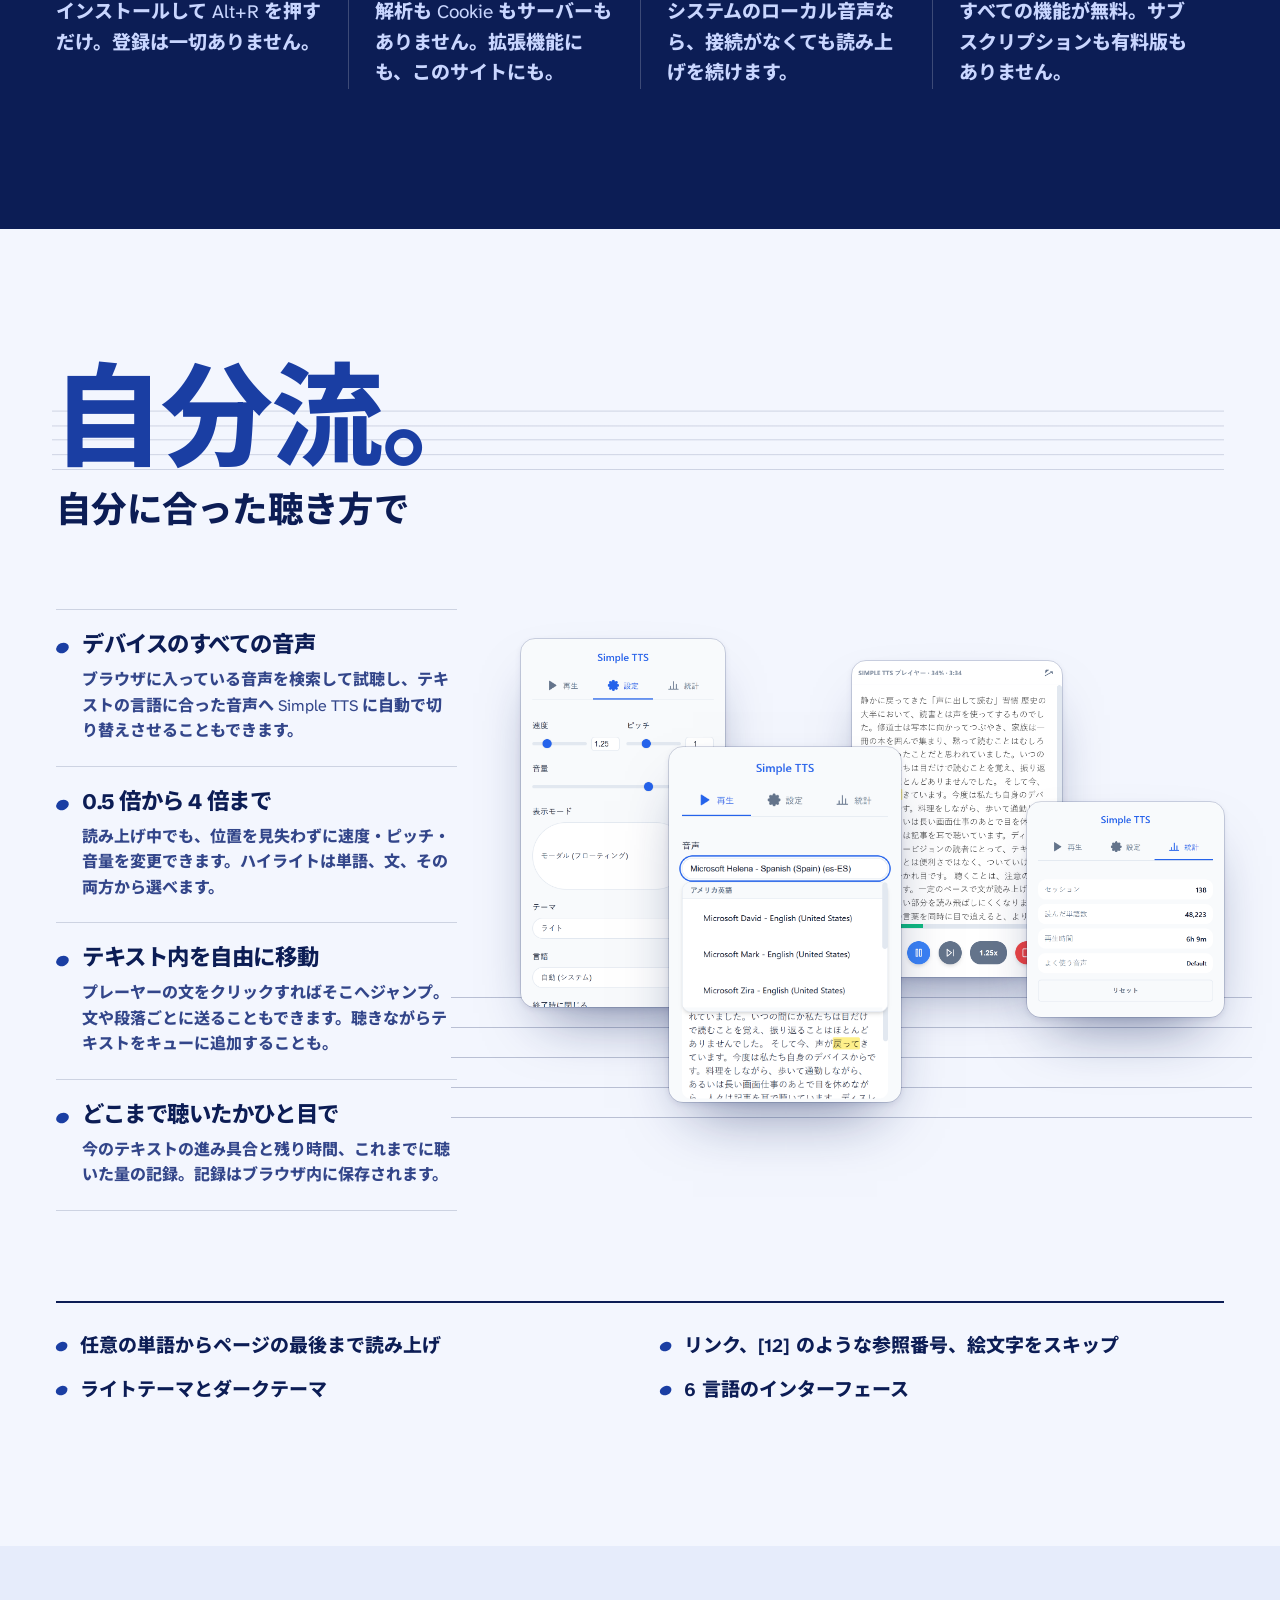
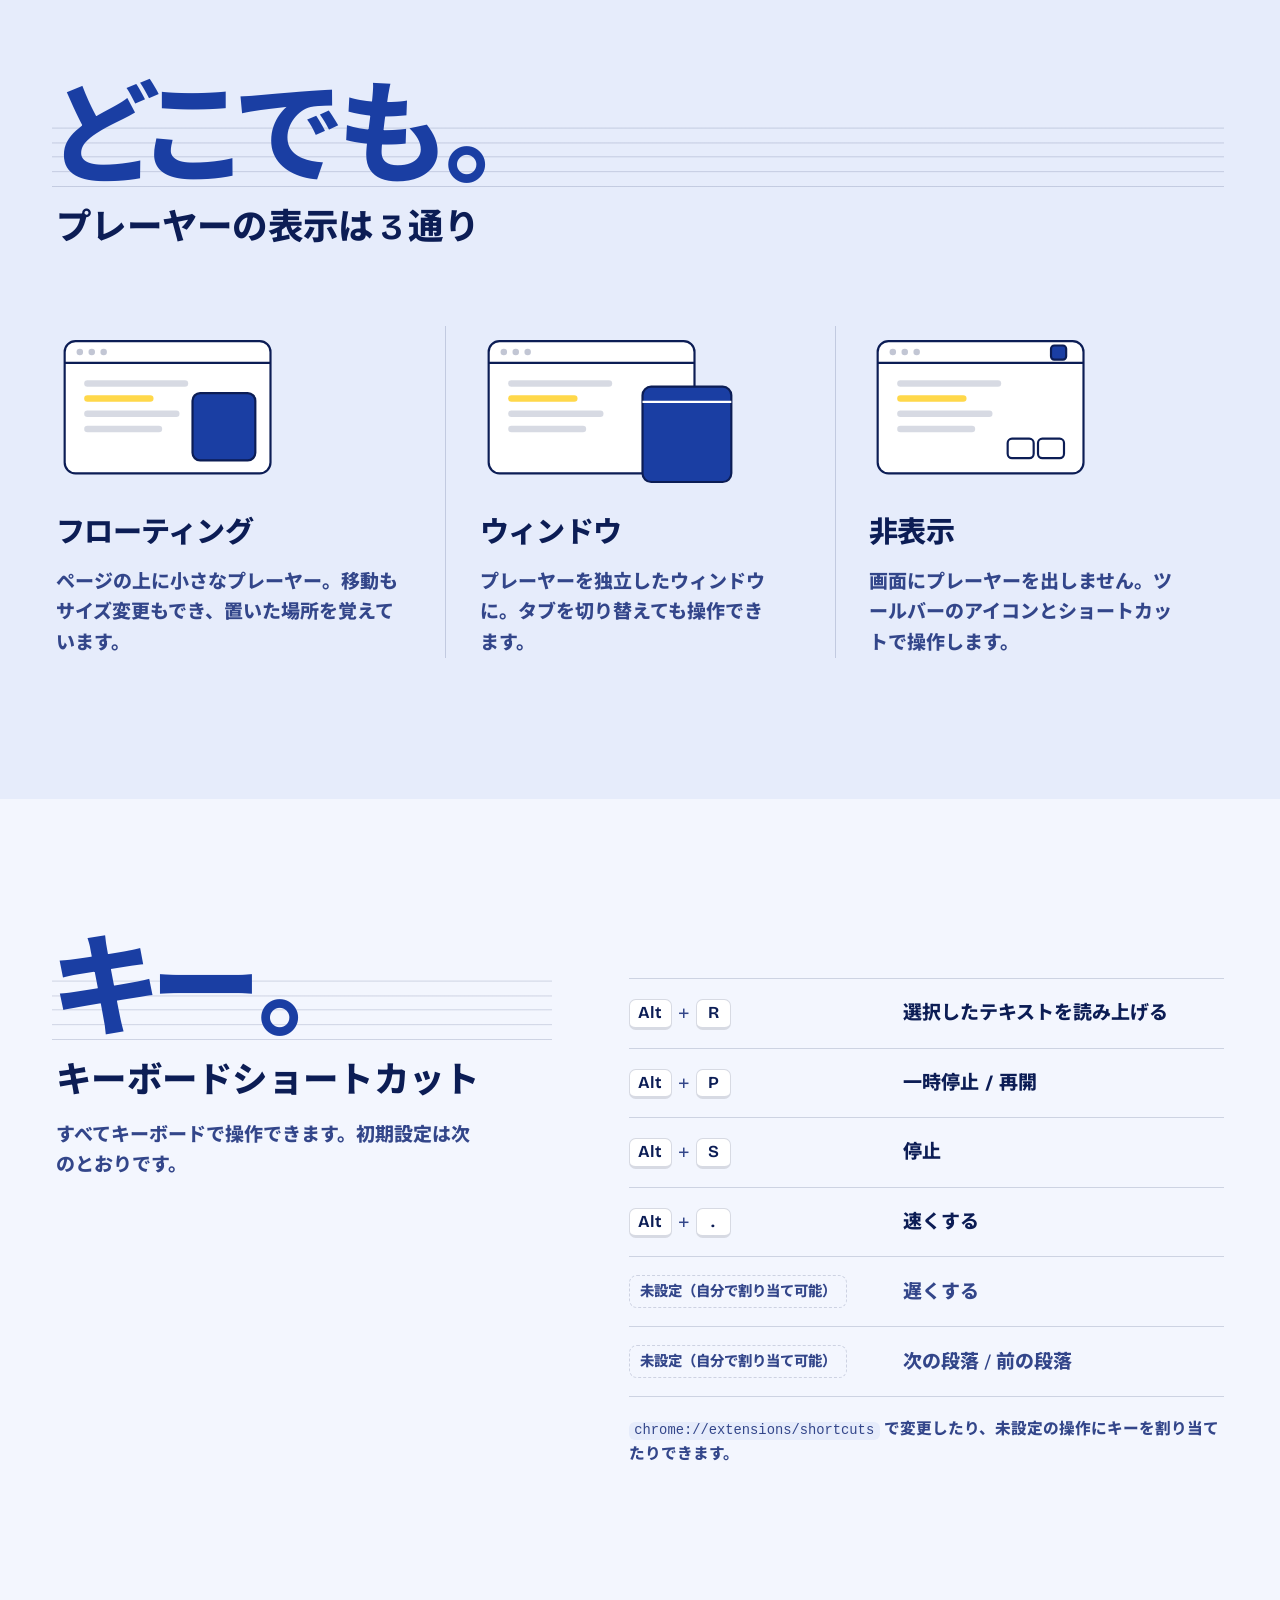
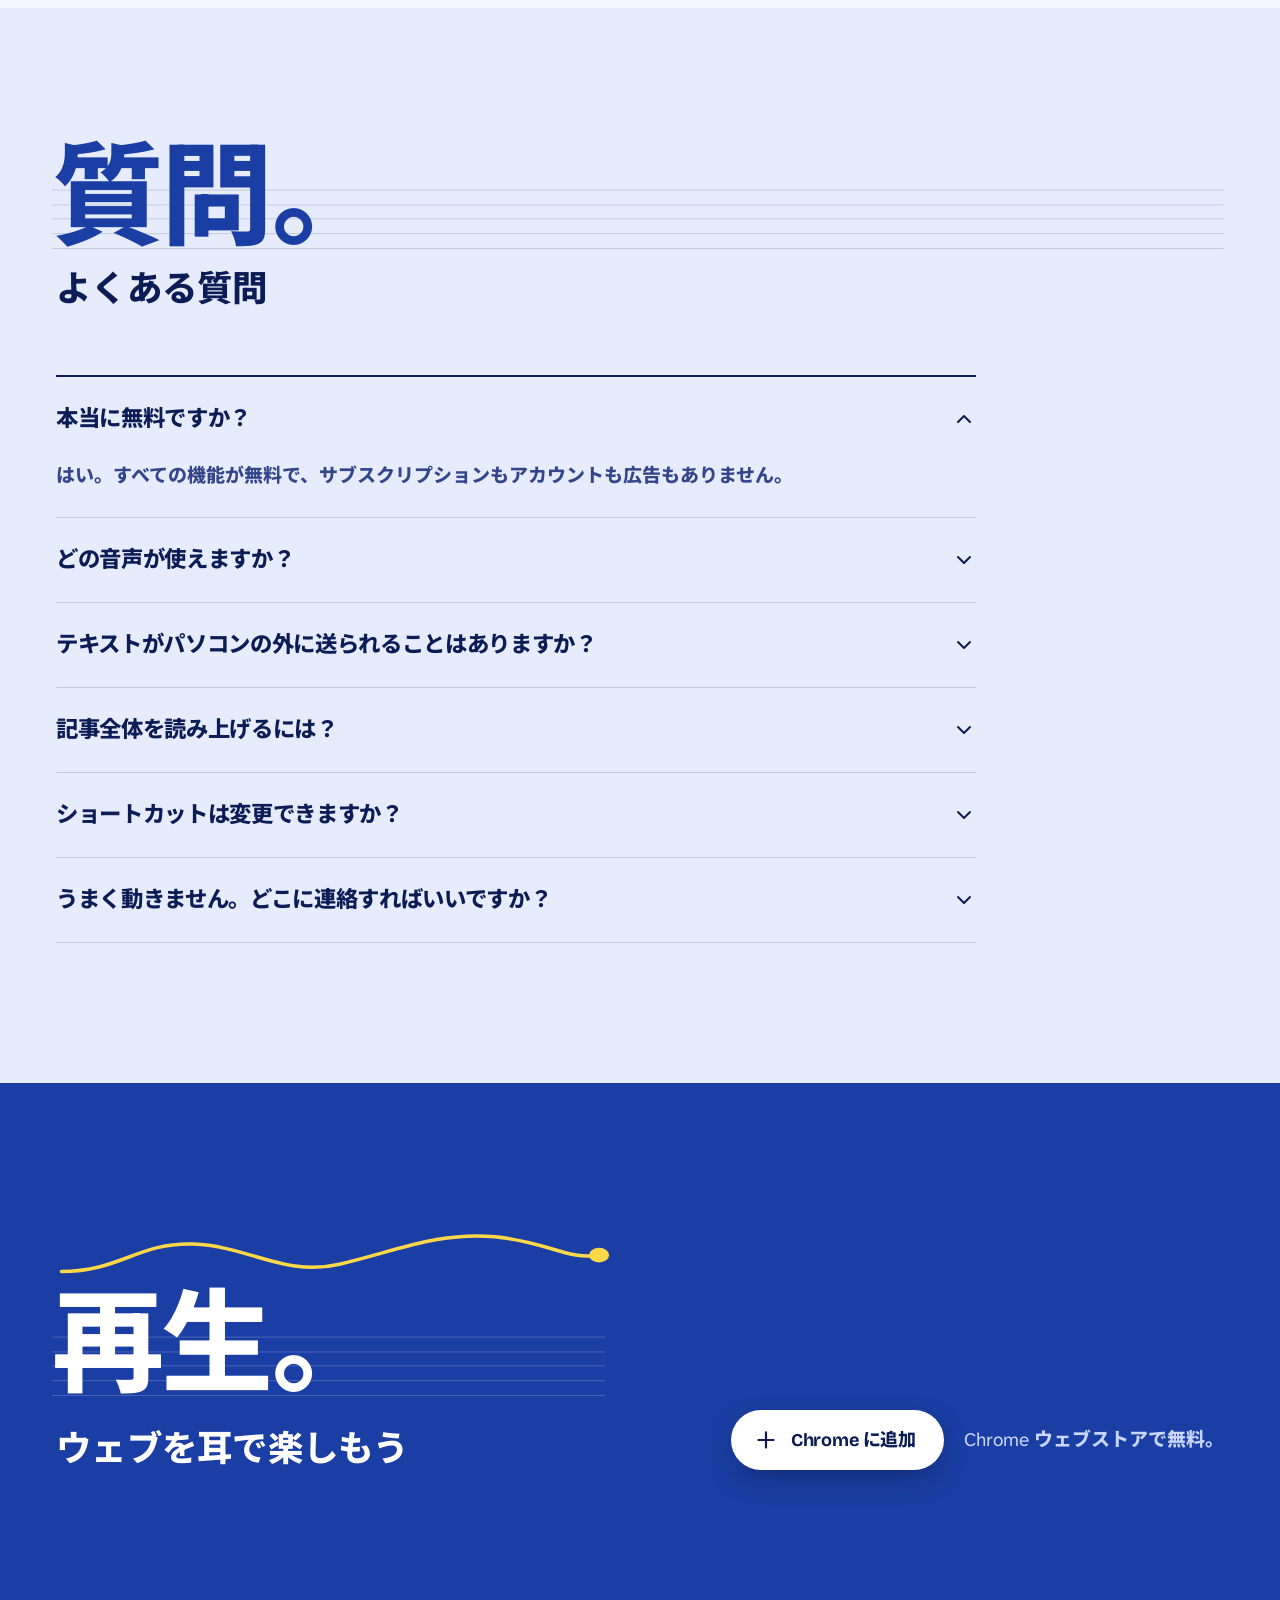
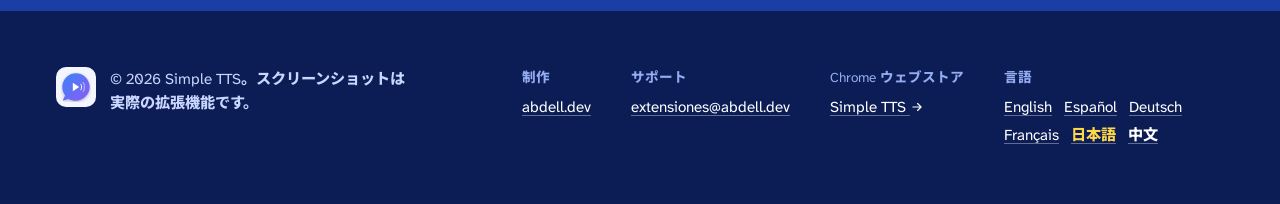
<file: ja/index.html>
<!DOCTYPE html><html lang="ja" dir="ltr"><head><meta charset="utf-8"><meta name="viewport" content="width=device-width, initial-scale=1"><script>
      // Theme before first paint. "system" = no data-theme, so CSS follows the OS.
      // Screenshots: <source data-dark> carries the dark capture; its media follows the choice.
      (() => {
        const root = document.documentElement;
        const apply = choice => {
          if (choice === 'light' || choice === 'dark') root.dataset.theme = choice;
          else delete root.dataset.theme;
          const media = choice === 'dark' ? 'all' : choice === 'light' ? 'not all' : '(prefers-color-scheme: dark)';
          document.querySelectorAll('source[data-dark]').forEach(s => s.setAttribute('media', media));
        };
        window.setTheme = choice => {
          try {
            if (choice === 'system') localStorage.removeItem('theme');
            else localStorage.setItem('theme', choice);
          } catch {}
          apply(choice);
        };
        let saved = null;
        try {
          saved = localStorage.getItem('theme');
        } catch {}
        apply(saved);
        if (saved) addEventListener('DOMContentLoaded', () => apply(saved));
      })();
    </script><title>Simple TTS：Chrome でどんなウェブページも耳で聴く</title><meta name="description" content="パソコンに入っている音声でウェブページを読み上げる無料の Chrome 拡張機能。テキストを選んで Alt+R を押せば、ページ上の単語を目で追いながら聴けます。アカウント不要、トラッキングなし。"><meta name="color-scheme" content="light dark"><meta name="theme-color" content="#1a3ea3"><link rel="canonical" href="https://simpletts.abdell.dev/ja/"><link rel="alternate" hreflang="en" href="https://simpletts.abdell.dev/en/"><link rel="alternate" hreflang="es" href="https://simpletts.abdell.dev/es/"><link rel="alternate" hreflang="de" href="https://simpletts.abdell.dev/de/"><link rel="alternate" hreflang="fr" href="https://simpletts.abdell.dev/fr/"><link rel="alternate" hreflang="ja" href="https://simpletts.abdell.dev/ja/"><link rel="alternate" hreflang="zh-CN" href="https://simpletts.abdell.dev/zh/"><link rel="alternate" hreflang="x-default" href="https://simpletts.abdell.dev/"><link rel="icon" href="/icon.svg" type="image/svg+xml"><link rel="icon" href="/icon32.png" type="image/png" sizes="32x32"><link rel="apple-touch-icon" href="/icon128.png"><meta property="og:type" content="website"><meta property="og:title" content="Simple TTS：Chrome でどんなウェブページも耳で聴く"><meta property="og:description" content="パソコンに入っている音声でウェブページを読み上げる無料の Chrome 拡張機能。テキストを選んで Alt+R を押せば、ページ上の単語を目で追いながら聴けます。アカウント不要、トラッキングなし。"><meta property="og:url" content="https://simpletts.abdell.dev/ja/"><meta property="og:image" content="https://simpletts.abdell.dev/shots/ja/article.jpg"><meta property="og:locale" content="ja"><meta name="twitter:card" content="summary_large_image"><link rel="stylesheet" href="/_astro/i18n.DHyMtfE5.css"><link rel="stylesheet" href="/_astro/index.B1wqPxuz.css"></head><body><a class="skip" href="#main">本文へ移動</a><div class="hero-field" data-astro-cid-ge2uvauf><header class="nav wrap" data-astro-cid-wpvy4v7s><a class="brand" href="/ja/" data-astro-cid-wpvy4v7s><img src="/icon.svg" alt="" width="34" height="34" data-astro-cid-wpvy4v7s><span data-astro-cid-wpvy4v7s>Simple TTS</span></a><nav aria-label="Simple TTS" data-astro-cid-wpvy4v7s><ul class="links" data-astro-cid-wpvy4v7s><li data-astro-cid-wpvy4v7s><a href="#how" data-astro-cid-wpvy4v7s>使い方</a></li><li data-astro-cid-wpvy4v7s><a href="#privacy" data-astro-cid-wpvy4v7s>プライバシー</a></li><li data-astro-cid-wpvy4v7s><a href="#shortcuts" data-astro-cid-wpvy4v7s>ショートカット</a></li><li data-astro-cid-wpvy4v7s><a href="#faq" data-astro-cid-wpvy4v7s>よくある質問</a></li></ul></nav><div class="tools" data-astro-cid-wpvy4v7s><details class="menu theme" data-astro-cid-wpvy4v7s><summary aria-label="テーマ" title="テーマ" data-astro-cid-wpvy4v7s><svg class="i-system" viewBox="0 0 24 24" fill="none" stroke="currentColor" stroke-width="2" stroke-linecap="round" stroke-linejoin="round" aria-hidden="true" focusable="false"><rect x="3" y="4" width="18" height="12.5" rx="2"/><path d="M8.5 20.5h7M12 16.5v4"/></svg><svg class="i-light" viewBox="0 0 24 24" fill="none" stroke="currentColor" stroke-width="2" stroke-linecap="round" stroke-linejoin="round" aria-hidden="true" focusable="false"><circle cx="12" cy="12" r="4"/><path d="M12 2.5v2M12 19.5v2M2.5 12h2M19.5 12h2M5.3 5.3l1.4 1.4M17.3 17.3l1.4 1.4M5.3 18.7l1.4-1.4M17.3 6.7l1.4-1.4"/></svg><svg class="i-dark" viewBox="0 0 24 24" fill="none" stroke="currentColor" stroke-width="2" stroke-linecap="round" stroke-linejoin="round" aria-hidden="true" focusable="false"><path d="M20 14.5A8.5 8.5 0 0 1 9.5 4a8.5 8.5 0 1 0 10.5 10.5Z"/></svg><svg class="chev" viewBox="0 0 24 24" fill="none" stroke="currentColor" stroke-width="2" stroke-linecap="round" stroke-linejoin="round" aria-hidden="true" focusable="false"><path d="m6 9 6 6 6-6"/></svg></summary><ul role="radiogroup" aria-label="テーマ" data-astro-cid-wpvy4v7s><li data-astro-cid-wpvy4v7s><button type="button" role="radio" aria-checked="false" data-theme-choice="light" data-astro-cid-wpvy4v7s><svg viewBox="0 0 24 24" fill="none" stroke="currentColor" stroke-width="2" stroke-linecap="round" stroke-linejoin="round" aria-hidden="true" focusable="false"><circle cx="12" cy="12" r="4"/><path d="M12 2.5v2M12 19.5v2M2.5 12h2M19.5 12h2M5.3 5.3l1.4 1.4M17.3 17.3l1.4 1.4M5.3 18.7l1.4-1.4M17.3 6.7l1.4-1.4"/></svg>ライト</button></li><li data-astro-cid-wpvy4v7s><button type="button" role="radio" aria-checked="false" data-theme-choice="dark" data-astro-cid-wpvy4v7s><svg viewBox="0 0 24 24" fill="none" stroke="currentColor" stroke-width="2" stroke-linecap="round" stroke-linejoin="round" aria-hidden="true" focusable="false"><path d="M20 14.5A8.5 8.5 0 0 1 9.5 4a8.5 8.5 0 1 0 10.5 10.5Z"/></svg>ダーク</button></li><li data-astro-cid-wpvy4v7s><button type="button" role="radio" aria-checked="true" data-theme-choice="system" data-astro-cid-wpvy4v7s><svg viewBox="0 0 24 24" fill="none" stroke="currentColor" stroke-width="2" stroke-linecap="round" stroke-linejoin="round" aria-hidden="true" focusable="false"><rect x="3" y="4" width="18" height="12.5" rx="2"/><path d="M8.5 20.5h7M12 16.5v4"/></svg>システム</button></li></ul></details><details class="menu lang" data-astro-cid-wpvy4v7s><summary data-astro-cid-wpvy4v7s><svg viewBox="0 0 24 24" fill="none" stroke="currentColor" stroke-width="2" stroke-linecap="round" stroke-linejoin="round" aria-hidden="true" focusable="false"><circle cx="12" cy="12" r="9"/><path d="M3 12h18M12 3a14 14 0 0 1 0 18M12 3a14 14 0 0 0 0 18"/></svg><span class="lang-label" data-astro-cid-wpvy4v7s><span class="sr-only" data-astro-cid-wpvy4v7s>言語: </span>日本語</span><svg class="chev" viewBox="0 0 24 24" fill="none" stroke="currentColor" stroke-width="2" stroke-linecap="round" stroke-linejoin="round" aria-hidden="true" focusable="false"><path d="m6 9 6 6 6-6"/></svg></summary><ul data-astro-cid-wpvy4v7s><li data-astro-cid-wpvy4v7s><a href="/en/" hreflang="en" lang="en" data-astro-cid-wpvy4v7s>English</a></li><li data-astro-cid-wpvy4v7s><a href="/es/" hreflang="es" lang="es" data-astro-cid-wpvy4v7s>Español</a></li><li data-astro-cid-wpvy4v7s><a href="/de/" hreflang="de" lang="de" data-astro-cid-wpvy4v7s>Deutsch</a></li><li data-astro-cid-wpvy4v7s><a href="/fr/" hreflang="fr" lang="fr" data-astro-cid-wpvy4v7s>Français</a></li><li data-astro-cid-wpvy4v7s><a href="/ja/" hreflang="ja" lang="ja" aria-current="page" data-astro-cid-wpvy4v7s>日本語</a></li><li data-astro-cid-wpvy4v7s><a href="/zh/" hreflang="zh-CN" lang="zh-CN" data-astro-cid-wpvy4v7s>中文</a></li></ul></details><a class="install" href="https://chromewebstore.google.com/detail/mnnhakddcadkcichdgimoennpkfkcalk?hl=ja" data-astro-cid-wpvy4v7s>Chrome に追加</a></div></header><script type="module">var e=[...document.querySelectorAll(`.nav details.menu`)],t=[...document.querySelectorAll(`[data-theme-choice]`)],n=e=>t.forEach(t=>t.setAttribute(`aria-checked`,String(t.dataset.themeChoice===e)));n(document.documentElement.dataset.theme??`system`),t.forEach(e=>e.addEventListener(`click`,()=>{let t=e.dataset.themeChoice;window.setTheme(t),n(t);let r=e.closest(`details`);r.open=!1,r.querySelector(`summary`).focus()})),e.forEach(t=>t.addEventListener(`toggle`,()=>{t.open&&e.forEach(e=>e!==t&&(e.open=!1))})),document.addEventListener(`click`,t=>{e.forEach(e=>e.open&&!e.contains(t.target)&&(e.open=!1))}),document.addEventListener(`keydown`,t=>{if(t.key!==`Escape`)return;let n=e.find(e=>e.open);n&&(n.open=!1,n.querySelector(`summary`).focus())});</script><section class="hero wrap" aria-labelledby="hero-title" data-astro-cid-ge2uvauf><div class="score" data-score data-lang="ja" data-cjk data-astro-cid-ge2uvauf><svg class="contour" aria-hidden="true" focusable="false" data-astro-cid-ge2uvauf><path class="contour-ghost" d="" data-astro-cid-ge2uvauf></path><path class="contour-line" d="" data-astro-cid-ge2uvauf></path><ellipse class="pen" rx="9" ry="6.5" cx="-40" cy="-40" data-astro-cid-ge2uvauf></ellipse></svg><h1 id="hero-title" class="sentence staved" data-astro-cid-ge2uvauf><span class="sr-only" data-astro-cid-ge2uvauf>テキストを選んで、Alt+Rを押せば、読み上げが始まります。</span><span class="words" aria-hidden="true" data-astro-cid-ge2uvauf><span class="g" data-astro-cid-ge2uvauf><span class="w" data-pitch="1" data-astro-cid-ge2uvauf>テキスト</span></span><span class="g" data-astro-cid-ge2uvauf><span class="w" data-pitch="0" data-astro-cid-ge2uvauf>を</span></span><span class="g" data-astro-cid-ge2uvauf><span class="w" data-pitch="3" data-astro-cid-ge2uvauf>選んで、</span></span><span class="g" data-astro-cid-ge2uvauf><span class="w key" data-pitch="4" data-astro-cid-ge2uvauf><span class="keycap" data-astro-cid-ge2uvauf>Alt+R</span></span><span class="w" data-pitch="1" data-astro-cid-ge2uvauf>を押せば、</span></span><span class="g" data-astro-cid-ge2uvauf><span class="w" data-pitch="3" data-astro-cid-ge2uvauf>読み上げが</span></span><span class="g" data-astro-cid-ge2uvauf><span class="w" data-pitch="2" data-astro-cid-ge2uvauf>始まり</span></span><span class="g" data-astro-cid-ge2uvauf><span class="w" data-pitch="0" data-astro-cid-ge2uvauf>ます。</span></span></span></h1></div><div class="transport" data-transport data-astro-cid-ge2uvauf><button class="t-btn" type="button" data-toggle aria-label="デモを一時停止" data-label-play="デモを再生" data-label-pause="デモを一時停止" data-label-replay="もう一度再生" data-astro-cid-ge2uvauf><span class="i-pause" data-astro-cid-ge2uvauf><svg viewBox="0 0 24 24" fill="none" stroke="currentColor" stroke-width="2" stroke-linecap="round" stroke-linejoin="round" aria-hidden="true" focusable="false"><rect x="6.5" y="5" width="3.5" height="14" rx="1" fill="currentColor"/><rect x="14" y="5" width="3.5" height="14" rx="1" fill="currentColor"/></svg></span><span class="i-play" data-astro-cid-ge2uvauf><svg viewBox="0 0 24 24" fill="none" stroke="currentColor" stroke-width="2" stroke-linecap="round" stroke-linejoin="round" aria-hidden="true" focusable="false"><path d="M8 5.5v13a1 1 0 0 0 1.5.86l10.4-6.5a1 1 0 0 0 0-1.72L9.5 4.64A1 1 0 0 0 8 5.5Z" fill="currentColor"/></svg></span><span class="i-replay" data-astro-cid-ge2uvauf><svg viewBox="0 0 24 24" fill="none" stroke="currentColor" stroke-width="2" stroke-linecap="round" stroke-linejoin="round" aria-hidden="true" focusable="false"><path d="M3 12a9 9 0 1 0 2.64-6.36L3 8.3"/><path d="M3 3.5v4.8h4.8"/></svg></span></button><div class="progress" aria-hidden="true" data-astro-cid-ge2uvauf><div class="bar" data-astro-cid-ge2uvauf><span data-bar data-astro-cid-ge2uvauf></span></div><p class="readout" data-astro-cid-ge2uvauf><span data-pct data-astro-cid-ge2uvauf>0%</span> 読了 · <span data-left data-astro-cid-ge2uvauf>0:00</span> 残り</p></div><button class="listen" type="button" data-listen hidden data-label-listen="あなたの音声で聴く" data-label-stop="停止" title="お使いのブラウザの音声を使います。" data-astro-cid-ge2uvauf><svg viewBox="0 0 24 24" fill="none" stroke="currentColor" stroke-width="2" stroke-linecap="round" stroke-linejoin="round" aria-hidden="true" focusable="false"><path d="M11 5 6 9H3v6h3l5 4V5Z"/><path d="M15.5 8.5a5 5 0 0 1 0 7M18.5 5.5a9 9 0 0 1 0 13"/></svg><span data-listen-label data-astro-cid-ge2uvauf>あなたの音声で聴く</span></button></div><div class="pitch" data-astro-cid-ge2uvauf><p class="promise" data-astro-cid-ge2uvauf>Simple TTS は、パソコンにすでに入っている音声でウェブページを読み上げ、読んでいる単語をひとつずつハイライトします。</p><div class="actions" data-astro-cid-ge2uvauf><a class="btn btn-primary" href="https://chromewebstore.google.com/detail/mnnhakddcadkcichdgimoennpkfkcalk?hl=ja" data-astro-cid-ge2uvauf><svg viewBox="0 0 24 24" fill="none" stroke="currentColor" stroke-width="2" stroke-linecap="round" stroke-linejoin="round" aria-hidden="true" focusable="false"><path d="M12 5v14M5 12h14"/></svg>Chrome に追加</a><p class="cta-note" data-astro-cid-ge2uvauf>無料・アカウント不要</p><a class="how-link" href="#how" data-astro-cid-ge2uvauf>使い方を見る<svg viewBox="0 0 24 24" fill="none" stroke="currentColor" stroke-width="2" stroke-linecap="round" stroke-linejoin="round" aria-hidden="true" focusable="false"><path d="M12 5v14M6 13l6 6 6-6"/></svg></a></div></div></section></div><script type="module" src="/_astro/Hero.astro_astro_type_script_index_0_lang.B65l0I3Q.js"></script><main id="main"><section id="how" class="how on-paper" aria-labelledby="how-title" data-astro-cid-tbycsn3q><div class="wrap" data-astro-cid-tbycsn3q><span class="big-word staved" aria-hidden="true" data-astro-cid-tbycsn3q>聴く。</span><h2 id="how-title" class="section-title" data-astro-cid-tbycsn3q>3 つの操作で、ページが読み上げられます</h2><ol class="measures stave" data-astro-cid-tbycsn3q><li data-astro-cid-tbycsn3q><h3 data-astro-cid-tbycsn3q>選ぶ</h3><p data-astro-cid-tbycsn3q>段落を選択するか、何もない場所を右クリックして「記事全体を読み上げる」を選びます。</p></li><li data-astro-cid-tbycsn3q><h3 data-astro-cid-tbycsn3q>Alt+R を押す</h3><p data-astro-cid-tbycsn3q>右クリックメニューからでも OK。テキストの言語に合った音声で、すぐに読み上げが始まります。</p></li><li data-astro-cid-tbycsn3q><h3 data-astro-cid-tbycsn3q>目で追う</h3><p data-astro-cid-tbycsn3q>読んでいる単語と文が、選んだ色でページ上にハイライトされます。</p></li></ol><figure class="shot" data-astro-cid-tbycsn3q><div class="window" data-astro-cid-tbycsn3q><div class="chrome" aria-hidden="true" data-astro-cid-tbycsn3q><span data-astro-cid-tbycsn3q></span><span data-astro-cid-tbycsn3q></span><span data-astro-cid-tbycsn3q></span><i data-astro-cid-tbycsn3q>記事</i></div><picture data-astro-cid-tbycsn3q><source data-dark media="(prefers-color-scheme: dark)" srcset="/shots/ja/article-dark.jpg" data-astro-cid-tbycsn3q><img src="/shots/ja/article.jpg" alt="Chrome で開いた記事の上に Simple TTS のフローティングプレーヤーがあり、読み上げ中の文が黄色でハイライトされている画面。" width="2560" height="1600" loading="lazy" decoding="async" data-astro-cid-tbycsn3q></picture></div><figcaption data-astro-cid-tbycsn3q>サンプル記事の上に表示したフローティングプレーヤー。好きな場所へ動かしたり、サイズを変えたり、別ウィンドウに出したりできます。</figcaption></figure></div></section><section id="privacy" class="privacy" aria-labelledby="privacy-title" data-astro-cid-cobwjqwb><div class="wrap" data-astro-cid-cobwjqwb><span class="big-word staved" aria-hidden="true" data-astro-cid-cobwjqwb>ローカル。</span><div class="head" data-astro-cid-cobwjqwb><h2 id="privacy-title" class="section-title" data-astro-cid-cobwjqwb>テキストはパソコンの外に出ません</h2><p class="lead" data-astro-cid-cobwjqwb>Simple TTS は、ブラウザとシステムに入っている音声で話します。読んでいる内容をどこにも送らず、送り先となるサーバーも持っていません。</p></div><figure class="path" aria-label="ページ → Simple TTS → システム音声 → スピーカー. インターネット: 何も送信しない." data-astro-cid-cobwjqwb><div class="device" data-astro-cid-cobwjqwb><span class="device-label" data-astro-cid-cobwjqwb>あなたのパソコン</span><ol class="chain" data-astro-cid-cobwjqwb><li data-astro-cid-cobwjqwb><span class="node" data-astro-cid-cobwjqwb>ページ</span></li><li data-astro-cid-cobwjqwb><span class="node node-ext" data-astro-cid-cobwjqwb><img src="/icon.svg" alt="" width="28" height="28" data-astro-cid-cobwjqwb>Simple TTS</span></li><li data-astro-cid-cobwjqwb><span class="node" data-astro-cid-cobwjqwb>システム音声</span></li><li data-astro-cid-cobwjqwb><span class="node node-out" data-astro-cid-cobwjqwb>スピーカー</span></li></ol></div><div class="outside" aria-hidden="true" data-astro-cid-cobwjqwb><span class="cut" data-astro-cid-cobwjqwb>何も送信しない</span><span class="node node-net" data-astro-cid-cobwjqwb>インターネット</span></div></figure><dl class="facts" data-astro-cid-cobwjqwb><div data-astro-cid-cobwjqwb><dt data-astro-cid-cobwjqwb>アカウント不要</dt><dd data-astro-cid-cobwjqwb>インストールして Alt+R を押すだけ。登録は一切ありません。</dd></div><div data-astro-cid-cobwjqwb><dt data-astro-cid-cobwjqwb>トラッキングなし</dt><dd data-astro-cid-cobwjqwb>解析も Cookie もサーバーもありません。拡張機能にも、このサイトにも。</dd></div><div data-astro-cid-cobwjqwb><dt data-astro-cid-cobwjqwb>オフラインで動作</dt><dd data-astro-cid-cobwjqwb>システムのローカル音声なら、接続がなくても読み上げを続けます。</dd></div><div data-astro-cid-cobwjqwb><dt data-astro-cid-cobwjqwb>無料</dt><dd data-astro-cid-cobwjqwb>すべての機能が無料。サブスクリプションも有料版もありません。</dd></div></dl></div></section><section class="features on-paper" aria-labelledby="features-title" data-astro-cid-cognygiv><div class="wrap" data-astro-cid-cognygiv><span class="big-word staved" aria-hidden="true" data-astro-cid-cognygiv>自分流。</span><h2 id="features-title" class="section-title" data-astro-cid-cognygiv>自分に合った聴き方で</h2><div class="layout" data-astro-cid-cognygiv><dl class="list" data-astro-cid-cognygiv><div data-astro-cid-cognygiv><dt data-astro-cid-cognygiv>デバイスのすべての音声</dt><dd data-astro-cid-cognygiv>ブラウザに入っている音声を検索して試聴し、テキストの言語に合った音声へ Simple TTS に自動で切り替えさせることもできます。</dd></div><div data-astro-cid-cognygiv><dt data-astro-cid-cognygiv>0.5 倍から 4 倍まで</dt><dd data-astro-cid-cognygiv>読み上げ中でも、位置を見失わずに速度・ピッチ・音量を変更できます。ハイライトは単語、文、その両方から選べます。</dd></div><div data-astro-cid-cognygiv><dt data-astro-cid-cognygiv>テキスト内を自由に移動</dt><dd data-astro-cid-cognygiv>プレーヤーの文をクリックすればそこへジャンプ。文や段落ごとに送ることもできます。聴きながらテキストをキューに追加することも。</dd></div><div data-astro-cid-cognygiv><dt data-astro-cid-cognygiv>どこまで聴いたかひと目で</dt><dd data-astro-cid-cognygiv>今のテキストの進み具合と残り時間、これまでに聴いた量の記録。記録はブラウザ内に保存されます。</dd></div></dl><div class="chord" data-astro-cid-cognygiv><picture data-astro-cid-cognygiv><source data-dark media="(prefers-color-scheme: dark)" srcset="/shots/ja/settings-dark.png" data-astro-cid-cognygiv><img class="ui settings" src="/shots/ja/settings.png" alt="Simple TTS の設定画面：速度、ピッチ、音量、プレーヤーモード、ハイライト、テーマ。" width="720" height="1962" loading="lazy" decoding="async" data-astro-cid-cognygiv></picture><picture data-astro-cid-cognygiv><source data-dark media="(prefers-color-scheme: dark)" srcset="/shots/ja/voices-dark.png" data-astro-cid-cognygiv><img class="ui voices" src="/shots/ja/voices.png" alt="プレーヤーと検索付きの音声リストを表示した Simple TTS のポップアップ。" width="720" height="1324" loading="lazy" decoding="async" data-astro-cid-cognygiv></picture><picture data-astro-cid-cognygiv><source data-dark media="(prefers-color-scheme: dark)" srcset="/shots/ja/stats-dark.png" data-astro-cid-cognygiv><img class="ui stats" src="/shots/ja/stats.png" alt="読んだ単語数、聴いた時間、よく使う音声を表示した Simple TTS の統計タブ（サンプルデータ）。" width="720" height="1148" loading="lazy" decoding="async" data-astro-cid-cognygiv></picture><picture data-astro-cid-cognygiv><source data-dark media="(prefers-color-scheme: dark)" srcset="/shots/ja/window-dark.png" data-astro-cid-cognygiv><img class="ui window" src="/shots/ja/window.png" alt="読み上げ中のテキストと操作ボタンを表示した、独立ウィンドウの Simple TTS プレーヤー。" width="800" height="1200" loading="lazy" decoding="async" data-astro-cid-cognygiv></picture></div></div><ul class="more" data-astro-cid-cognygiv><li data-astro-cid-cognygiv>任意の単語からページの最後まで読み上げ</li><li data-astro-cid-cognygiv>リンク、[12] のような参照番号、絵文字をスキップ</li><li data-astro-cid-cognygiv>ライトテーマとダークテーマ</li><li data-astro-cid-cognygiv>6 言語のインターフェース</li></ul></div></section><section class="modes on-paper" aria-labelledby="modes-title" data-astro-cid-mfftnrbs><div class="wrap" data-astro-cid-mfftnrbs><span class="big-word staved" aria-hidden="true" data-astro-cid-mfftnrbs>どこでも。</span><h2 id="modes-title" class="section-title" data-astro-cid-mfftnrbs>プレーヤーの表示は 3 通り</h2><ul class="list" data-astro-cid-mfftnrbs><li data-astro-cid-mfftnrbs><svg class="diagram" viewBox="0 0 240 150" aria-hidden="true" focusable="false" data-astro-cid-mfftnrbs><rect class="win" x="8" y="14" width="190" height="122" rx="10" data-astro-cid-mfftnrbs></rect><line class="win-line" x1="8" y1="34" x2="198" y2="34" data-astro-cid-mfftnrbs></line><circle class="win-dot" cx="22" cy="24" r="3" data-astro-cid-mfftnrbs></circle><circle class="win-dot" cx="33" cy="24" r="3" data-astro-cid-mfftnrbs></circle><circle class="win-dot" cx="44" cy="24" r="3" data-astro-cid-mfftnrbs></circle><rect class="text" x="26" y="50" width="96" height="6" rx="3" data-astro-cid-mfftnrbs></rect><rect class="text hl" x="26" y="64" width="64" height="6" rx="3" data-astro-cid-mfftnrbs></rect><rect class="text" x="26" y="78" width="88" height="6" rx="3" data-astro-cid-mfftnrbs></rect><rect class="text" x="26" y="92" width="72" height="6" rx="3" data-astro-cid-mfftnrbs></rect><rect class="player" x="126" y="62" width="58" height="62" rx="7" data-astro-cid-mfftnrbs></rect></svg><h3 data-astro-cid-mfftnrbs>フローティング</h3><p data-astro-cid-mfftnrbs>ページの上に小さなプレーヤー。移動もサイズ変更もでき、置いた場所を覚えています。</p></li><li data-astro-cid-mfftnrbs><svg class="diagram" viewBox="0 0 240 150" aria-hidden="true" focusable="false" data-astro-cid-mfftnrbs><rect class="win" x="8" y="14" width="190" height="122" rx="10" data-astro-cid-mfftnrbs></rect><line class="win-line" x1="8" y1="34" x2="198" y2="34" data-astro-cid-mfftnrbs></line><circle class="win-dot" cx="22" cy="24" r="3" data-astro-cid-mfftnrbs></circle><circle class="win-dot" cx="33" cy="24" r="3" data-astro-cid-mfftnrbs></circle><circle class="win-dot" cx="44" cy="24" r="3" data-astro-cid-mfftnrbs></circle><rect class="text" x="26" y="50" width="96" height="6" rx="3" data-astro-cid-mfftnrbs></rect><rect class="text hl" x="26" y="64" width="64" height="6" rx="3" data-astro-cid-mfftnrbs></rect><rect class="text" x="26" y="78" width="88" height="6" rx="3" data-astro-cid-mfftnrbs></rect><rect class="text" x="26" y="92" width="72" height="6" rx="3" data-astro-cid-mfftnrbs></rect><rect class="player" x="150" y="56" width="82" height="88" rx="8" data-astro-cid-mfftnrbs></rect><line class="player-line" x1="150" y1="70" x2="232" y2="70" data-astro-cid-mfftnrbs></line></svg><h3 data-astro-cid-mfftnrbs>ウィンドウ</h3><p data-astro-cid-mfftnrbs>プレーヤーを独立したウィンドウに。タブを切り替えても操作できます。</p></li><li data-astro-cid-mfftnrbs><svg class="diagram" viewBox="0 0 240 150" aria-hidden="true" focusable="false" data-astro-cid-mfftnrbs><rect class="win" x="8" y="14" width="190" height="122" rx="10" data-astro-cid-mfftnrbs></rect><line class="win-line" x1="8" y1="34" x2="198" y2="34" data-astro-cid-mfftnrbs></line><circle class="win-dot" cx="22" cy="24" r="3" data-astro-cid-mfftnrbs></circle><circle class="win-dot" cx="33" cy="24" r="3" data-astro-cid-mfftnrbs></circle><circle class="win-dot" cx="44" cy="24" r="3" data-astro-cid-mfftnrbs></circle><rect class="text" x="26" y="50" width="96" height="6" rx="3" data-astro-cid-mfftnrbs></rect><rect class="text hl" x="26" y="64" width="64" height="6" rx="3" data-astro-cid-mfftnrbs></rect><rect class="text" x="26" y="78" width="88" height="6" rx="3" data-astro-cid-mfftnrbs></rect><rect class="text" x="26" y="92" width="72" height="6" rx="3" data-astro-cid-mfftnrbs></rect><rect class="player" x="168" y="18" width="14" height="13" rx="3" data-astro-cid-mfftnrbs></rect><rect class="key" x="128" y="104" width="24" height="18" rx="4" data-astro-cid-mfftnrbs></rect><rect class="key" x="156" y="104" width="24" height="18" rx="4" data-astro-cid-mfftnrbs></rect></svg><h3 data-astro-cid-mfftnrbs>非表示</h3><p data-astro-cid-mfftnrbs>画面にプレーヤーを出しません。ツールバーのアイコンとショートカットで操作します。</p></li></ul></div></section><section id="shortcuts" class="shortcuts on-paper" aria-labelledby="shortcuts-title" data-astro-cid-aiqoecje><div class="wrap grid" data-astro-cid-aiqoecje><div data-astro-cid-aiqoecje><span class="big-word staved" aria-hidden="true" data-astro-cid-aiqoecje>キー。</span><h2 id="shortcuts-title" class="section-title" data-astro-cid-aiqoecje>キーボードショートカット</h2><p class="lead" data-astro-cid-aiqoecje>すべてキーボードで操作できます。初期設定は次のとおりです。</p></div><div data-astro-cid-aiqoecje><table data-astro-cid-aiqoecje><tbody data-astro-cid-aiqoecje><tr data-astro-cid-aiqoecje><th scope="row" data-astro-cid-aiqoecje><kbd data-astro-cid-aiqoecje>Alt</kbd><span class="plus" data-astro-cid-aiqoecje>+</span><kbd data-astro-cid-aiqoecje>R</kbd></th><td data-astro-cid-aiqoecje>選択したテキストを読み上げる</td></tr><tr data-astro-cid-aiqoecje><th scope="row" data-astro-cid-aiqoecje><kbd data-astro-cid-aiqoecje>Alt</kbd><span class="plus" data-astro-cid-aiqoecje>+</span><kbd data-astro-cid-aiqoecje>P</kbd></th><td data-astro-cid-aiqoecje>一時停止 / 再開</td></tr><tr data-astro-cid-aiqoecje><th scope="row" data-astro-cid-aiqoecje><kbd data-astro-cid-aiqoecje>Alt</kbd><span class="plus" data-astro-cid-aiqoecje>+</span><kbd data-astro-cid-aiqoecje>S</kbd></th><td data-astro-cid-aiqoecje>停止</td></tr><tr data-astro-cid-aiqoecje><th scope="row" data-astro-cid-aiqoecje><kbd data-astro-cid-aiqoecje>Alt</kbd><span class="plus" data-astro-cid-aiqoecje>+</span><kbd data-astro-cid-aiqoecje>.</kbd></th><td data-astro-cid-aiqoecje>速くする</td></tr><tr class="unset" data-astro-cid-aiqoecje><th scope="row" data-astro-cid-aiqoecje><span class="none" data-astro-cid-aiqoecje>未設定（自分で割り当て可能）</span></th><td data-astro-cid-aiqoecje>遅くする</td></tr><tr class="unset" data-astro-cid-aiqoecje><th scope="row" data-astro-cid-aiqoecje><span class="none" data-astro-cid-aiqoecje>未設定（自分で割り当て可能）</span></th><td data-astro-cid-aiqoecje>次の段落 / 前の段落</td></tr></tbody></table><p class="note" data-astro-cid-aiqoecje><code data-astro-cid-aiqoecje>chrome://extensions/shortcuts</code> で変更したり、未設定の操作にキーを割り当てたりできます。</p></div></div></section><section id="faq" class="faq on-paper" aria-labelledby="faq-title" data-astro-cid-hemr5th4><div class="wrap" data-astro-cid-hemr5th4><span class="big-word staved" aria-hidden="true" data-astro-cid-hemr5th4>質問。</span><h2 id="faq-title" class="section-title" data-astro-cid-hemr5th4>よくある質問</h2><div class="items" data-astro-cid-hemr5th4><details open data-astro-cid-hemr5th4><summary data-astro-cid-hemr5th4><span data-astro-cid-hemr5th4>本当に無料ですか？</span><svg viewBox="0 0 24 24" fill="none" stroke="currentColor" stroke-width="2" stroke-linecap="round" stroke-linejoin="round" aria-hidden="true" focusable="false"><path d="m6 9 6 6 6-6"/></svg></summary><p data-astro-cid-hemr5th4>はい。すべての機能が無料で、サブスクリプションもアカウントも広告もありません。</p></details><details data-astro-cid-hemr5th4><summary data-astro-cid-hemr5th4><span data-astro-cid-hemr5th4>どの音声が使えますか？</span><svg viewBox="0 0 24 24" fill="none" stroke="currentColor" stroke-width="2" stroke-linecap="round" stroke-linejoin="round" aria-hidden="true" focusable="false"><path d="m6 9 6 6 6-6"/></svg></summary><p data-astro-cid-hemr5th4>ブラウザと OS が提供している音声です。数や自然さはお使いのシステムによって異なります。多くの場合、システムの音声やアクセシビリティの設定から音声を追加できます。</p></details><details data-astro-cid-hemr5th4><summary data-astro-cid-hemr5th4><span data-astro-cid-hemr5th4>テキストがパソコンの外に送られることはありますか？</span><svg viewBox="0 0 24 24" fill="none" stroke="currentColor" stroke-width="2" stroke-linecap="round" stroke-linejoin="round" aria-hidden="true" focusable="false"><path d="m6 9 6 6 6-6"/></svg></summary><p data-astro-cid-hemr5th4>Simple TTS がテキストをどこかへ送ることはありません。システムのローカル音声なら、すべてがデバイス内で完結し、オフラインでも動作します。ブラウザによってはオンライン音声もあり、それを選んだ場合はその音声サービスがテキストを処理します。</p></details><details data-astro-cid-hemr5th4><summary data-astro-cid-hemr5th4><span data-astro-cid-hemr5th4>記事全体を読み上げるには？</span><svg viewBox="0 0 24 24" fill="none" stroke="currentColor" stroke-width="2" stroke-linecap="round" stroke-linejoin="round" aria-hidden="true" focusable="false"><path d="m6 9 6 6 6-6"/></svg></summary><p data-astro-cid-hemr5th4>何も選択せずにページの空いている場所を右クリックし、「記事全体を読み上げる」を選びます。特定の位置から始めたいときは、単語を右クリックして「ここから最後まで読む」を選びます。</p></details><details data-astro-cid-hemr5th4><summary data-astro-cid-hemr5th4><span data-astro-cid-hemr5th4>ショートカットは変更できますか？</span><svg viewBox="0 0 24 24" fill="none" stroke="currentColor" stroke-width="2" stroke-linecap="round" stroke-linejoin="round" aria-hidden="true" focusable="false"><path d="m6 9 6 6 6-6"/></svg></summary><p data-astro-cid-hemr5th4>はい。アドレスバーに <code>chrome://extensions/shortcuts</code> と入力し、好きなキーを設定してください。</p></details><details data-astro-cid-hemr5th4><summary data-astro-cid-hemr5th4><span data-astro-cid-hemr5th4>うまく動きません。どこに連絡すればいいですか？</span><svg viewBox="0 0 24 24" fill="none" stroke="currentColor" stroke-width="2" stroke-linecap="round" stroke-linejoin="round" aria-hidden="true" focusable="false"><path d="m6 9 6 6 6-6"/></svg></summary><p data-astro-cid-hemr5th4><a href="mailto:extensiones@abdell.dev">extensiones@abdell.dev</a> まで、どのページで何が起きたかを書いて送ってください。</p></details></div></div></section><section class="close" aria-labelledby="close-title" data-astro-cid-qfqsfzny><div class="wrap" data-astro-cid-qfqsfzny><div class="phrase" data-astro-cid-qfqsfzny><svg class="melody" viewBox="0 0 600 70" preserveAspectRatio="none" aria-hidden="true" focusable="false" data-astro-cid-qfqsfzny><path d="M6 52 C 70 52, 90 20, 150 22 S 250 58, 310 44 S 420 8, 480 14 S 560 40, 594 34" data-astro-cid-qfqsfzny></path><ellipse cx="594" cy="34" rx="11" ry="8" data-astro-cid-qfqsfzny></ellipse></svg><span class="big-word staved" aria-hidden="true" data-astro-cid-qfqsfzny>再生。</span></div><div class="row" data-astro-cid-qfqsfzny><h2 id="close-title" class="section-title" data-astro-cid-qfqsfzny>ウェブを耳で楽しもう</h2><div class="act" data-astro-cid-qfqsfzny><a class="btn btn-primary" href="https://chromewebstore.google.com/detail/mnnhakddcadkcichdgimoennpkfkcalk?hl=ja" data-astro-cid-qfqsfzny><svg viewBox="0 0 24 24" fill="none" stroke="currentColor" stroke-width="2" stroke-linecap="round" stroke-linejoin="round" aria-hidden="true" focusable="false"><path d="M12 5v14M5 12h14"/></svg>Chrome に追加</a><p data-astro-cid-qfqsfzny>Chrome ウェブストアで無料。</p></div></div></div></section><footer class="footer" data-astro-cid-qfqsfzny><div class="wrap cols" data-astro-cid-qfqsfzny><div class="brand" data-astro-cid-qfqsfzny><img src="/icon.svg" alt="" width="40" height="40" loading="lazy" data-astro-cid-qfqsfzny><p data-astro-cid-qfqsfzny>© 2026 Simple TTS。スクリーンショットは実際の拡張機能です。</p></div><dl data-astro-cid-qfqsfzny><div data-astro-cid-qfqsfzny><dt data-astro-cid-qfqsfzny>制作</dt><dd data-astro-cid-qfqsfzny><a href="https://abdell.dev" data-astro-cid-qfqsfzny>abdell.dev</a></dd></div><div data-astro-cid-qfqsfzny><dt data-astro-cid-qfqsfzny>サポート</dt><dd data-astro-cid-qfqsfzny><a href="mailto:extensiones@abdell.dev" data-astro-cid-qfqsfzny>extensiones@abdell.dev</a></dd></div><div data-astro-cid-qfqsfzny><dt data-astro-cid-qfqsfzny>Chrome ウェブストア</dt><dd data-astro-cid-qfqsfzny><a href="https://chromewebstore.google.com/detail/mnnhakddcadkcichdgimoennpkfkcalk?hl=ja" data-astro-cid-qfqsfzny>Simple TTS <svg viewBox="0 0 24 24" fill="none" stroke="currentColor" stroke-width="2" stroke-linecap="round" stroke-linejoin="round" aria-hidden="true" focusable="false"><path d="M5 12h14M13 6l6 6-6 6"/></svg></a></dd></div><div data-astro-cid-qfqsfzny><dt data-astro-cid-qfqsfzny>言語</dt><dd class="langs" data-astro-cid-qfqsfzny><a href="/en/" lang="en" hreflang="en" data-astro-cid-qfqsfzny>English</a><a href="/es/" lang="es" hreflang="es" data-astro-cid-qfqsfzny>Español</a><a href="/de/" lang="de" hreflang="de" data-astro-cid-qfqsfzny>Deutsch</a><a href="/fr/" lang="fr" hreflang="fr" data-astro-cid-qfqsfzny>Français</a><a href="/ja/" lang="ja" hreflang="ja" aria-current="page" data-astro-cid-qfqsfzny>日本語</a><a href="/zh/" lang="zh-CN" hreflang="zh-CN" data-astro-cid-qfqsfzny>中文</a></dd></div></dl></div></footer></main></body></html>
</file>
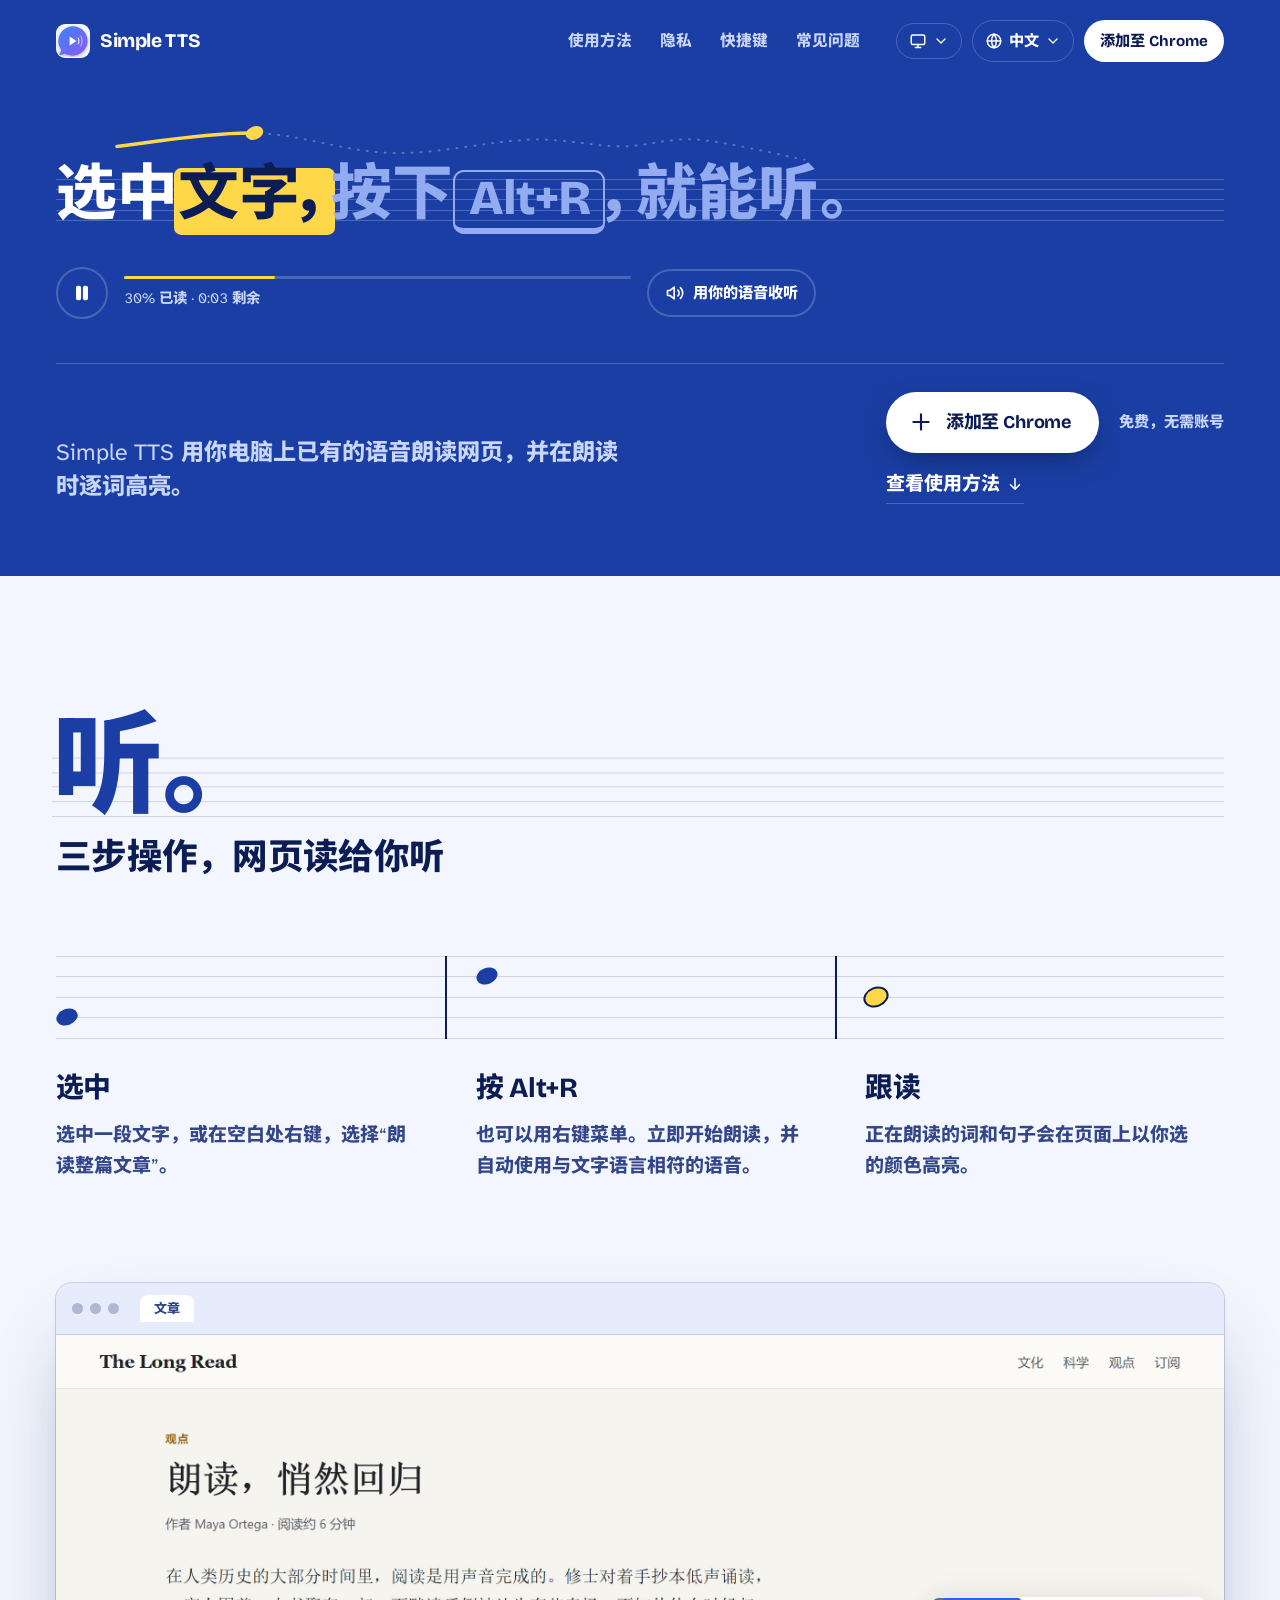
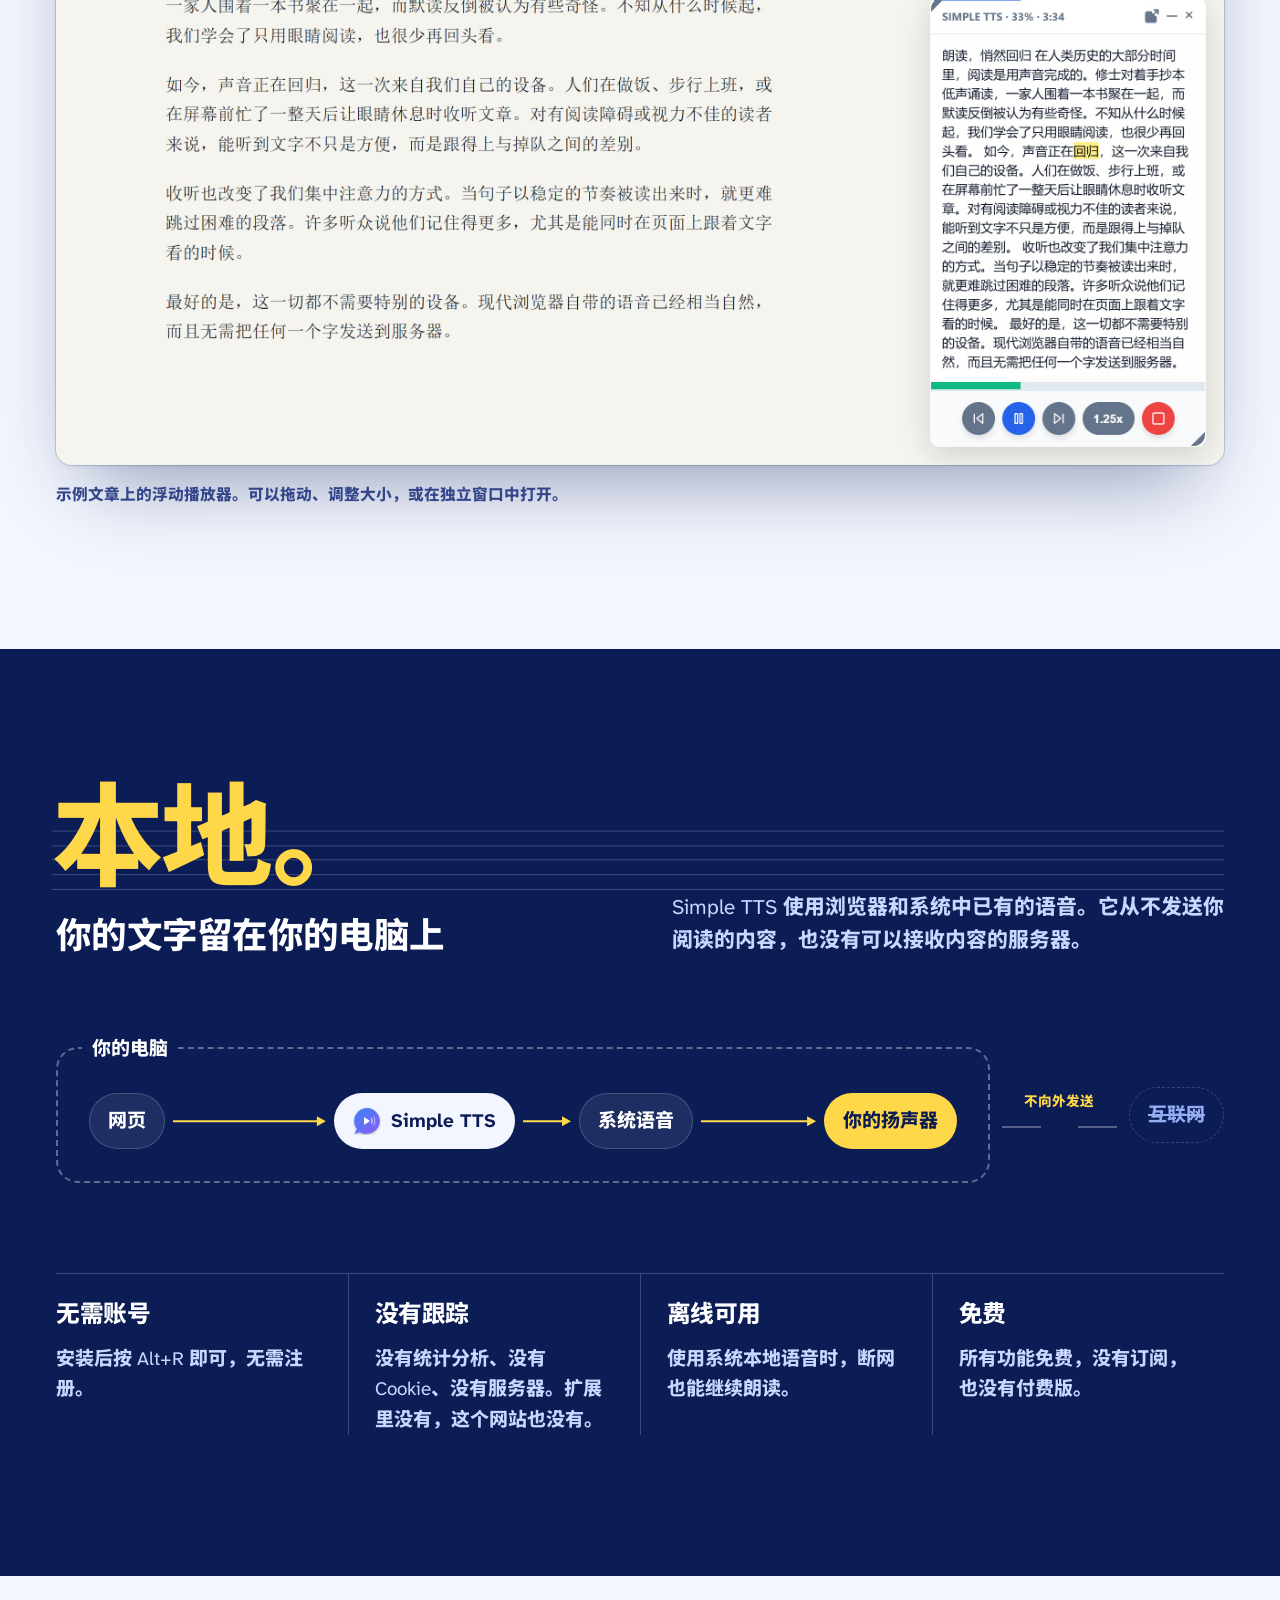
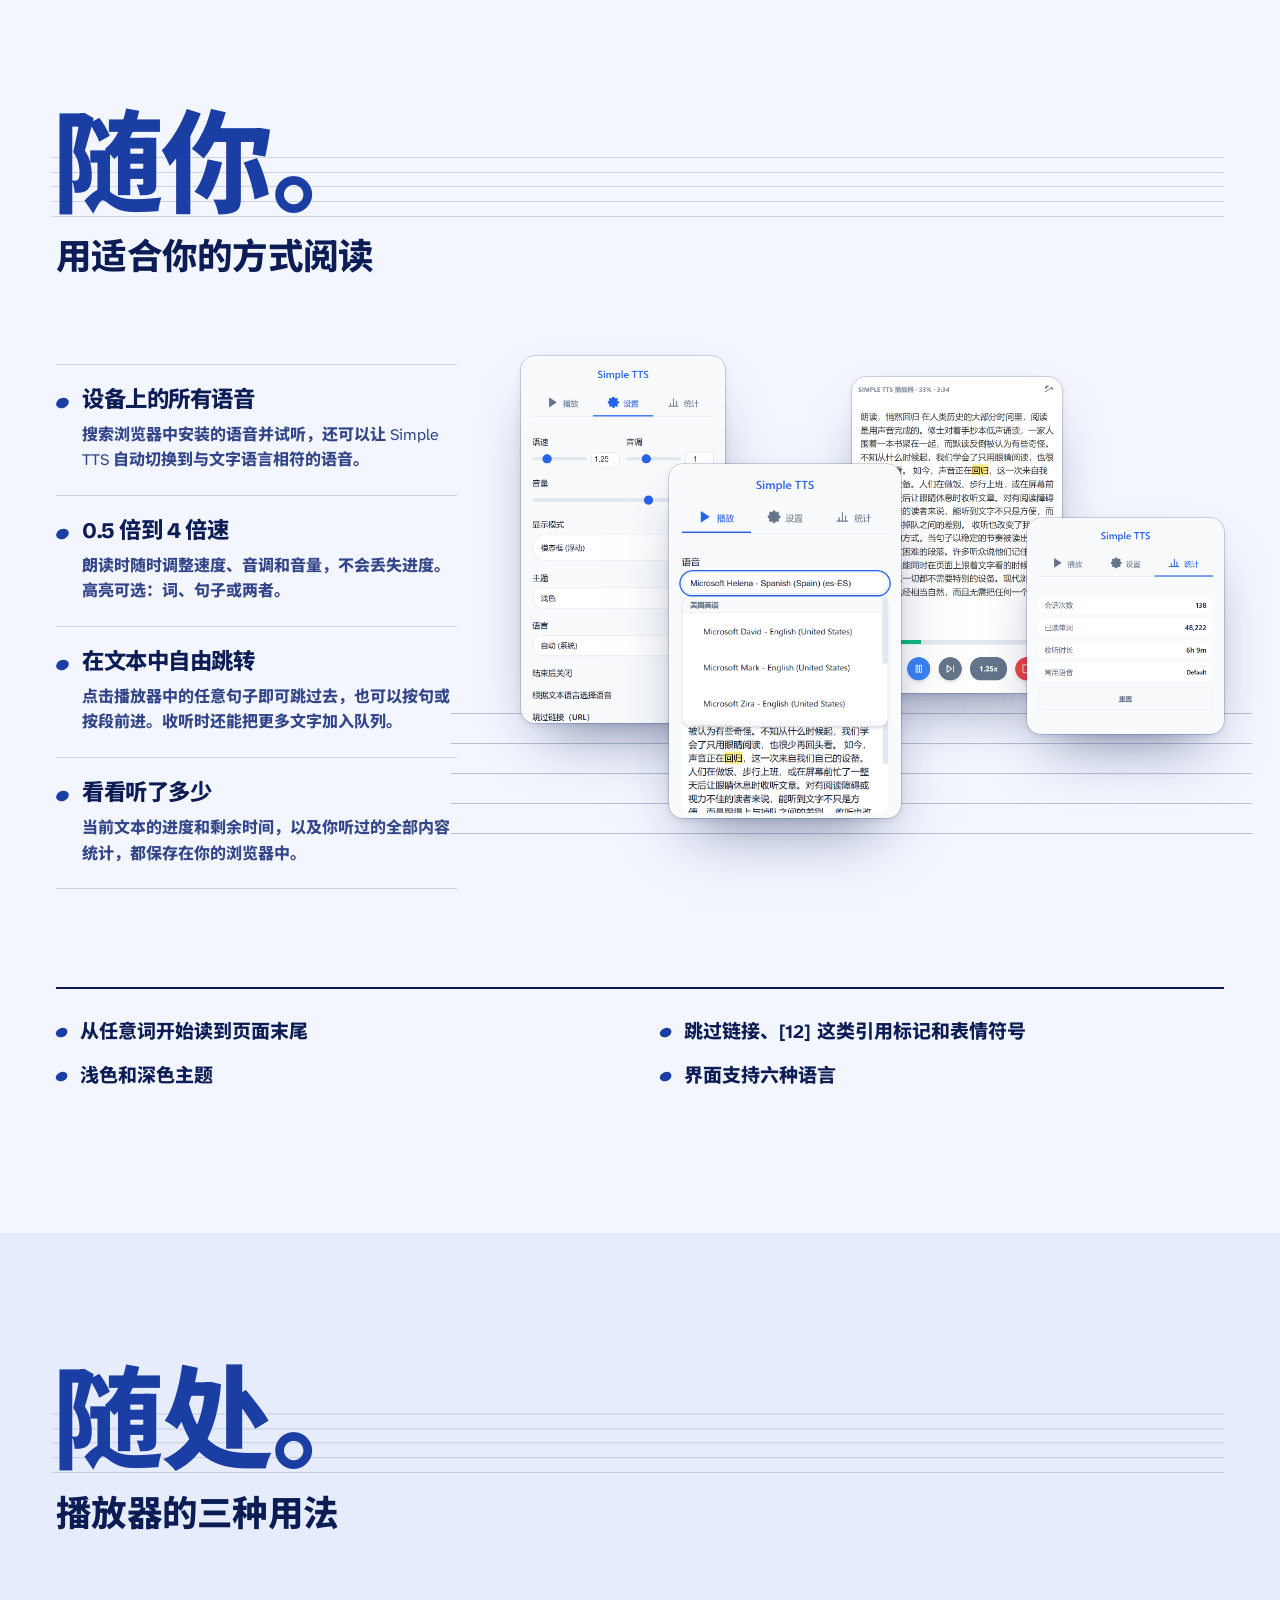
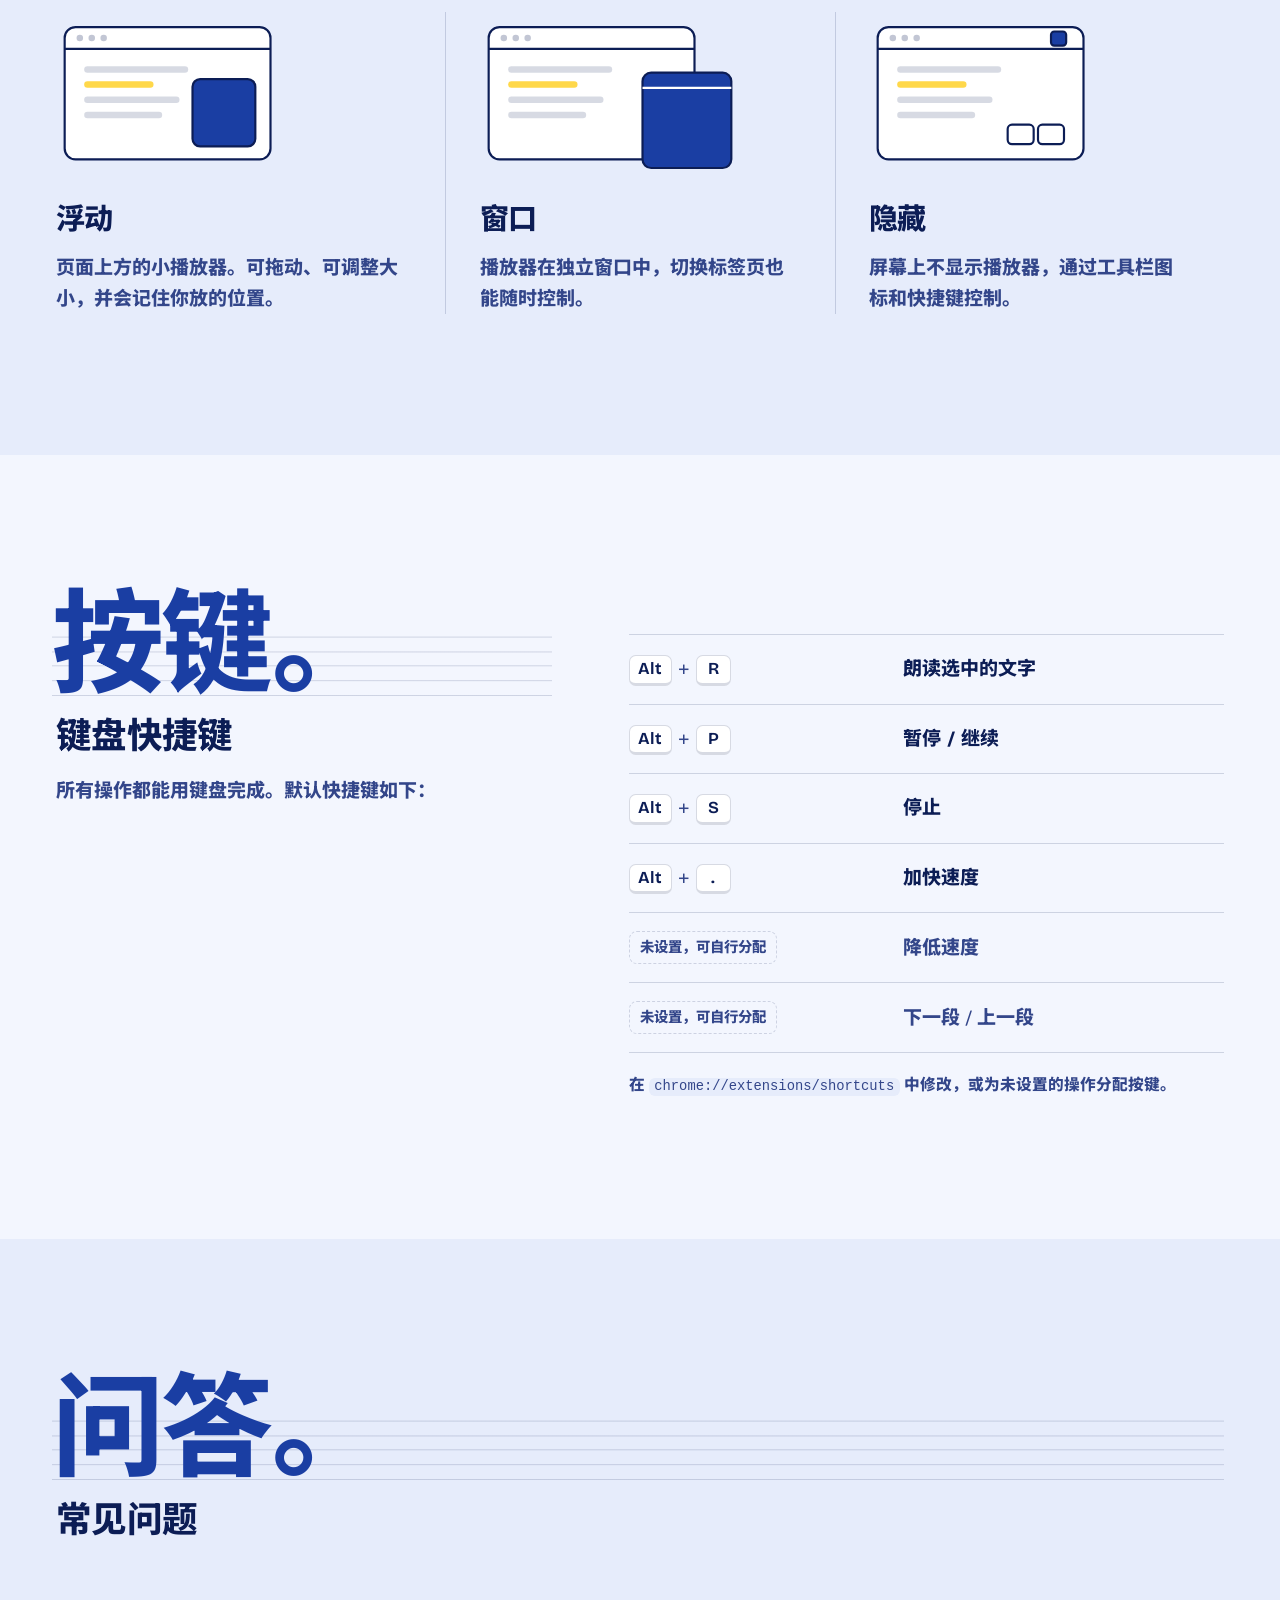
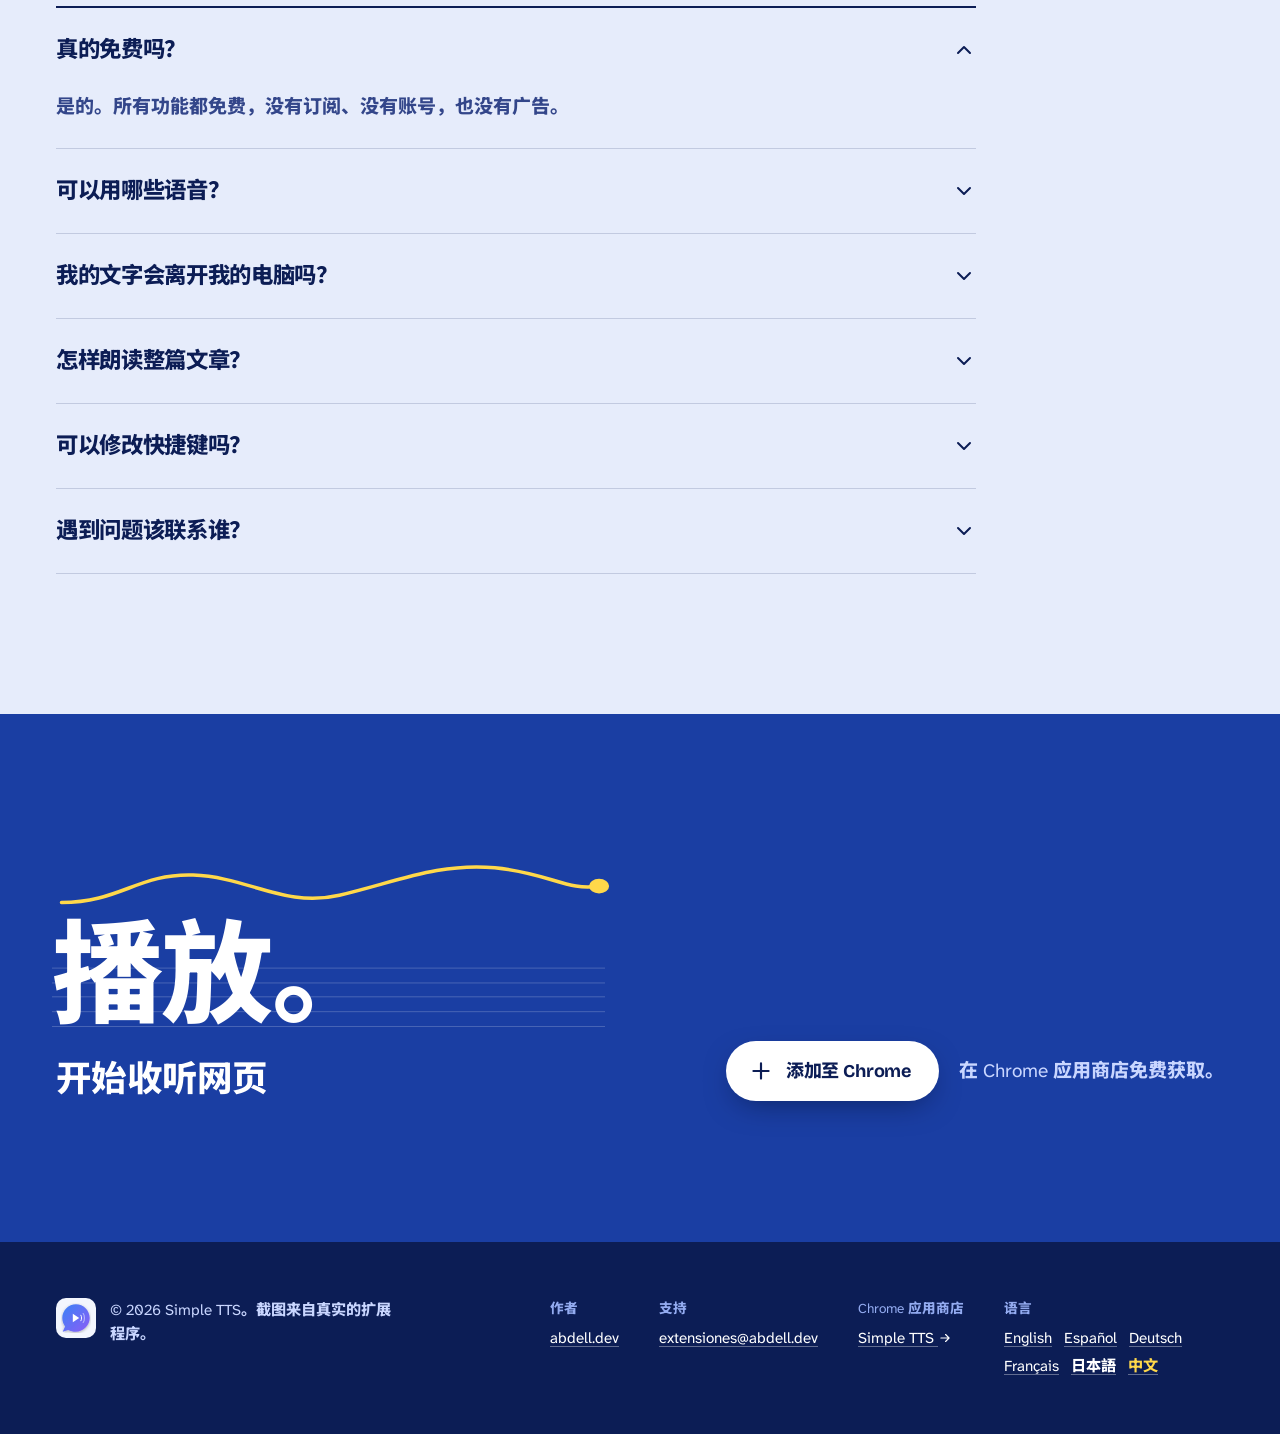
<file: zh/index.html>
<!DOCTYPE html><html lang="zh-CN" dir="ltr"><head><meta charset="utf-8"><meta name="viewport" content="width=device-width, initial-scale=1"><script>
      // Theme before first paint. "system" = no data-theme, so CSS follows the OS.
      // Screenshots: <source data-dark> carries the dark capture; its media follows the choice.
      (() => {
        const root = document.documentElement;
        const apply = choice => {
          if (choice === 'light' || choice === 'dark') root.dataset.theme = choice;
          else delete root.dataset.theme;
          const media = choice === 'dark' ? 'all' : choice === 'light' ? 'not all' : '(prefers-color-scheme: dark)';
          document.querySelectorAll('source[data-dark]').forEach(s => s.setAttribute('media', media));
        };
        window.setTheme = choice => {
          try {
            if (choice === 'system') localStorage.removeItem('theme');
            else localStorage.setItem('theme', choice);
          } catch {}
          apply(choice);
        };
        let saved = null;
        try {
          saved = localStorage.getItem('theme');
        } catch {}
        apply(saved);
        if (saved) addEventListener('DOMContentLoaded', () => apply(saved));
      })();
    </script><title>Simple TTS：在 Chrome 中收听任何网页</title><meta name="description" content="免费的 Chrome 扩展程序，用你电脑上已有的语音朗读网页。选中文字，按下 Alt+R，在页面上跟着每个词听。无需账号，没有跟踪。"><meta name="color-scheme" content="light dark"><meta name="theme-color" content="#1a3ea3"><link rel="canonical" href="https://simpletts.abdell.dev/zh/"><link rel="alternate" hreflang="en" href="https://simpletts.abdell.dev/en/"><link rel="alternate" hreflang="es" href="https://simpletts.abdell.dev/es/"><link rel="alternate" hreflang="de" href="https://simpletts.abdell.dev/de/"><link rel="alternate" hreflang="fr" href="https://simpletts.abdell.dev/fr/"><link rel="alternate" hreflang="ja" href="https://simpletts.abdell.dev/ja/"><link rel="alternate" hreflang="zh-CN" href="https://simpletts.abdell.dev/zh/"><link rel="alternate" hreflang="x-default" href="https://simpletts.abdell.dev/"><link rel="icon" href="/icon.svg" type="image/svg+xml"><link rel="icon" href="/icon32.png" type="image/png" sizes="32x32"><link rel="apple-touch-icon" href="/icon128.png"><meta property="og:type" content="website"><meta property="og:title" content="Simple TTS：在 Chrome 中收听任何网页"><meta property="og:description" content="免费的 Chrome 扩展程序，用你电脑上已有的语音朗读网页。选中文字，按下 Alt+R，在页面上跟着每个词听。无需账号，没有跟踪。"><meta property="og:url" content="https://simpletts.abdell.dev/zh/"><meta property="og:image" content="https://simpletts.abdell.dev/shots/zh/article.jpg"><meta property="og:locale" content="zh_CN"><meta name="twitter:card" content="summary_large_image"><link rel="stylesheet" href="/_astro/i18n.DHyMtfE5.css"><link rel="stylesheet" href="/_astro/index.B1wqPxuz.css"></head><body><a class="skip" href="#main">跳到正文</a><div class="hero-field" data-astro-cid-ge2uvauf><header class="nav wrap" data-astro-cid-wpvy4v7s><a class="brand" href="/zh/" data-astro-cid-wpvy4v7s><img src="/icon.svg" alt="" width="34" height="34" data-astro-cid-wpvy4v7s><span data-astro-cid-wpvy4v7s>Simple TTS</span></a><nav aria-label="Simple TTS" data-astro-cid-wpvy4v7s><ul class="links" data-astro-cid-wpvy4v7s><li data-astro-cid-wpvy4v7s><a href="#how" data-astro-cid-wpvy4v7s>使用方法</a></li><li data-astro-cid-wpvy4v7s><a href="#privacy" data-astro-cid-wpvy4v7s>隐私</a></li><li data-astro-cid-wpvy4v7s><a href="#shortcuts" data-astro-cid-wpvy4v7s>快捷键</a></li><li data-astro-cid-wpvy4v7s><a href="#faq" data-astro-cid-wpvy4v7s>常见问题</a></li></ul></nav><div class="tools" data-astro-cid-wpvy4v7s><details class="menu theme" data-astro-cid-wpvy4v7s><summary aria-label="主题" title="主题" data-astro-cid-wpvy4v7s><svg class="i-system" viewBox="0 0 24 24" fill="none" stroke="currentColor" stroke-width="2" stroke-linecap="round" stroke-linejoin="round" aria-hidden="true" focusable="false"><rect x="3" y="4" width="18" height="12.5" rx="2"/><path d="M8.5 20.5h7M12 16.5v4"/></svg><svg class="i-light" viewBox="0 0 24 24" fill="none" stroke="currentColor" stroke-width="2" stroke-linecap="round" stroke-linejoin="round" aria-hidden="true" focusable="false"><circle cx="12" cy="12" r="4"/><path d="M12 2.5v2M12 19.5v2M2.5 12h2M19.5 12h2M5.3 5.3l1.4 1.4M17.3 17.3l1.4 1.4M5.3 18.7l1.4-1.4M17.3 6.7l1.4-1.4"/></svg><svg class="i-dark" viewBox="0 0 24 24" fill="none" stroke="currentColor" stroke-width="2" stroke-linecap="round" stroke-linejoin="round" aria-hidden="true" focusable="false"><path d="M20 14.5A8.5 8.5 0 0 1 9.5 4a8.5 8.5 0 1 0 10.5 10.5Z"/></svg><svg class="chev" viewBox="0 0 24 24" fill="none" stroke="currentColor" stroke-width="2" stroke-linecap="round" stroke-linejoin="round" aria-hidden="true" focusable="false"><path d="m6 9 6 6 6-6"/></svg></summary><ul role="radiogroup" aria-label="主题" data-astro-cid-wpvy4v7s><li data-astro-cid-wpvy4v7s><button type="button" role="radio" aria-checked="false" data-theme-choice="light" data-astro-cid-wpvy4v7s><svg viewBox="0 0 24 24" fill="none" stroke="currentColor" stroke-width="2" stroke-linecap="round" stroke-linejoin="round" aria-hidden="true" focusable="false"><circle cx="12" cy="12" r="4"/><path d="M12 2.5v2M12 19.5v2M2.5 12h2M19.5 12h2M5.3 5.3l1.4 1.4M17.3 17.3l1.4 1.4M5.3 18.7l1.4-1.4M17.3 6.7l1.4-1.4"/></svg>浅色</button></li><li data-astro-cid-wpvy4v7s><button type="button" role="radio" aria-checked="false" data-theme-choice="dark" data-astro-cid-wpvy4v7s><svg viewBox="0 0 24 24" fill="none" stroke="currentColor" stroke-width="2" stroke-linecap="round" stroke-linejoin="round" aria-hidden="true" focusable="false"><path d="M20 14.5A8.5 8.5 0 0 1 9.5 4a8.5 8.5 0 1 0 10.5 10.5Z"/></svg>深色</button></li><li data-astro-cid-wpvy4v7s><button type="button" role="radio" aria-checked="true" data-theme-choice="system" data-astro-cid-wpvy4v7s><svg viewBox="0 0 24 24" fill="none" stroke="currentColor" stroke-width="2" stroke-linecap="round" stroke-linejoin="round" aria-hidden="true" focusable="false"><rect x="3" y="4" width="18" height="12.5" rx="2"/><path d="M8.5 20.5h7M12 16.5v4"/></svg>跟随系统</button></li></ul></details><details class="menu lang" data-astro-cid-wpvy4v7s><summary data-astro-cid-wpvy4v7s><svg viewBox="0 0 24 24" fill="none" stroke="currentColor" stroke-width="2" stroke-linecap="round" stroke-linejoin="round" aria-hidden="true" focusable="false"><circle cx="12" cy="12" r="9"/><path d="M3 12h18M12 3a14 14 0 0 1 0 18M12 3a14 14 0 0 0 0 18"/></svg><span class="lang-label" data-astro-cid-wpvy4v7s><span class="sr-only" data-astro-cid-wpvy4v7s>语言: </span>中文</span><svg class="chev" viewBox="0 0 24 24" fill="none" stroke="currentColor" stroke-width="2" stroke-linecap="round" stroke-linejoin="round" aria-hidden="true" focusable="false"><path d="m6 9 6 6 6-6"/></svg></summary><ul data-astro-cid-wpvy4v7s><li data-astro-cid-wpvy4v7s><a href="/en/" hreflang="en" lang="en" data-astro-cid-wpvy4v7s>English</a></li><li data-astro-cid-wpvy4v7s><a href="/es/" hreflang="es" lang="es" data-astro-cid-wpvy4v7s>Español</a></li><li data-astro-cid-wpvy4v7s><a href="/de/" hreflang="de" lang="de" data-astro-cid-wpvy4v7s>Deutsch</a></li><li data-astro-cid-wpvy4v7s><a href="/fr/" hreflang="fr" lang="fr" data-astro-cid-wpvy4v7s>Français</a></li><li data-astro-cid-wpvy4v7s><a href="/ja/" hreflang="ja" lang="ja" data-astro-cid-wpvy4v7s>日本語</a></li><li data-astro-cid-wpvy4v7s><a href="/zh/" hreflang="zh-CN" lang="zh-CN" aria-current="page" data-astro-cid-wpvy4v7s>中文</a></li></ul></details><a class="install" href="https://chromewebstore.google.com/detail/mnnhakddcadkcichdgimoennpkfkcalk?hl=zh-CN" data-astro-cid-wpvy4v7s>添加至 Chrome</a></div></header><script type="module">var e=[...document.querySelectorAll(`.nav details.menu`)],t=[...document.querySelectorAll(`[data-theme-choice]`)],n=e=>t.forEach(t=>t.setAttribute(`aria-checked`,String(t.dataset.themeChoice===e)));n(document.documentElement.dataset.theme??`system`),t.forEach(e=>e.addEventListener(`click`,()=>{let t=e.dataset.themeChoice;window.setTheme(t),n(t);let r=e.closest(`details`);r.open=!1,r.querySelector(`summary`).focus()})),e.forEach(t=>t.addEventListener(`toggle`,()=>{t.open&&e.forEach(e=>e!==t&&(e.open=!1))})),document.addEventListener(`click`,t=>{e.forEach(e=>e.open&&!e.contains(t.target)&&(e.open=!1))}),document.addEventListener(`keydown`,t=>{if(t.key!==`Escape`)return;let n=e.find(e=>e.open);n&&(n.open=!1,n.querySelector(`summary`).focus())});</script><section class="hero wrap" aria-labelledby="hero-title" data-astro-cid-ge2uvauf><div class="score" data-score data-lang="zh-CN" data-cjk data-astro-cid-ge2uvauf><svg class="contour" aria-hidden="true" focusable="false" data-astro-cid-ge2uvauf><path class="contour-ghost" d="" data-astro-cid-ge2uvauf></path><path class="contour-line" d="" data-astro-cid-ge2uvauf></path><ellipse class="pen" rx="9" ry="6.5" cx="-40" cy="-40" data-astro-cid-ge2uvauf></ellipse></svg><h1 id="hero-title" class="sentence staved" data-astro-cid-ge2uvauf><span class="sr-only" data-astro-cid-ge2uvauf>选中文字，按下Alt+R，就能听。</span><span class="words" aria-hidden="true" data-astro-cid-ge2uvauf><span class="g" data-astro-cid-ge2uvauf><span class="w" data-pitch="2" data-astro-cid-ge2uvauf>选中</span></span><span class="g" data-astro-cid-ge2uvauf><span class="w" data-pitch="4" data-astro-cid-ge2uvauf>文字，</span></span><span class="g" data-astro-cid-ge2uvauf><span class="w" data-pitch="1" data-astro-cid-ge2uvauf>按下</span><span class="w key" data-pitch="3" data-astro-cid-ge2uvauf><span class="keycap" data-astro-cid-ge2uvauf>Alt+R</span></span><span class="w" data-pitch="2" data-astro-cid-ge2uvauf>，</span></span><span class="g" data-astro-cid-ge2uvauf><span class="w" data-pitch="3" data-astro-cid-ge2uvauf>就能</span></span><span class="g" data-astro-cid-ge2uvauf><span class="w" data-pitch="0" data-astro-cid-ge2uvauf>听。</span></span></span></h1></div><div class="transport" data-transport data-astro-cid-ge2uvauf><button class="t-btn" type="button" data-toggle aria-label="暂停演示" data-label-play="播放演示" data-label-pause="暂停演示" data-label-replay="重新播放" data-astro-cid-ge2uvauf><span class="i-pause" data-astro-cid-ge2uvauf><svg viewBox="0 0 24 24" fill="none" stroke="currentColor" stroke-width="2" stroke-linecap="round" stroke-linejoin="round" aria-hidden="true" focusable="false"><rect x="6.5" y="5" width="3.5" height="14" rx="1" fill="currentColor"/><rect x="14" y="5" width="3.5" height="14" rx="1" fill="currentColor"/></svg></span><span class="i-play" data-astro-cid-ge2uvauf><svg viewBox="0 0 24 24" fill="none" stroke="currentColor" stroke-width="2" stroke-linecap="round" stroke-linejoin="round" aria-hidden="true" focusable="false"><path d="M8 5.5v13a1 1 0 0 0 1.5.86l10.4-6.5a1 1 0 0 0 0-1.72L9.5 4.64A1 1 0 0 0 8 5.5Z" fill="currentColor"/></svg></span><span class="i-replay" data-astro-cid-ge2uvauf><svg viewBox="0 0 24 24" fill="none" stroke="currentColor" stroke-width="2" stroke-linecap="round" stroke-linejoin="round" aria-hidden="true" focusable="false"><path d="M3 12a9 9 0 1 0 2.64-6.36L3 8.3"/><path d="M3 3.5v4.8h4.8"/></svg></span></button><div class="progress" aria-hidden="true" data-astro-cid-ge2uvauf><div class="bar" data-astro-cid-ge2uvauf><span data-bar data-astro-cid-ge2uvauf></span></div><p class="readout" data-astro-cid-ge2uvauf><span data-pct data-astro-cid-ge2uvauf>0%</span> 已读 · <span data-left data-astro-cid-ge2uvauf>0:00</span> 剩余</p></div><button class="listen" type="button" data-listen hidden data-label-listen="用你的语音收听" data-label-stop="停止" title="使用你浏览器自带的语音。" data-astro-cid-ge2uvauf><svg viewBox="0 0 24 24" fill="none" stroke="currentColor" stroke-width="2" stroke-linecap="round" stroke-linejoin="round" aria-hidden="true" focusable="false"><path d="M11 5 6 9H3v6h3l5 4V5Z"/><path d="M15.5 8.5a5 5 0 0 1 0 7M18.5 5.5a9 9 0 0 1 0 13"/></svg><span data-listen-label data-astro-cid-ge2uvauf>用你的语音收听</span></button></div><div class="pitch" data-astro-cid-ge2uvauf><p class="promise" data-astro-cid-ge2uvauf>Simple TTS 用你电脑上已有的语音朗读网页，并在朗读时逐词高亮。</p><div class="actions" data-astro-cid-ge2uvauf><a class="btn btn-primary" href="https://chromewebstore.google.com/detail/mnnhakddcadkcichdgimoennpkfkcalk?hl=zh-CN" data-astro-cid-ge2uvauf><svg viewBox="0 0 24 24" fill="none" stroke="currentColor" stroke-width="2" stroke-linecap="round" stroke-linejoin="round" aria-hidden="true" focusable="false"><path d="M12 5v14M5 12h14"/></svg>添加至 Chrome</a><p class="cta-note" data-astro-cid-ge2uvauf>免费，无需账号</p><a class="how-link" href="#how" data-astro-cid-ge2uvauf>查看使用方法<svg viewBox="0 0 24 24" fill="none" stroke="currentColor" stroke-width="2" stroke-linecap="round" stroke-linejoin="round" aria-hidden="true" focusable="false"><path d="M12 5v14M6 13l6 6 6-6"/></svg></a></div></div></section></div><script type="module" src="/_astro/Hero.astro_astro_type_script_index_0_lang.B65l0I3Q.js"></script><main id="main"><section id="how" class="how on-paper" aria-labelledby="how-title" data-astro-cid-tbycsn3q><div class="wrap" data-astro-cid-tbycsn3q><span class="big-word staved" aria-hidden="true" data-astro-cid-tbycsn3q>听。</span><h2 id="how-title" class="section-title" data-astro-cid-tbycsn3q>三步操作，网页读给你听</h2><ol class="measures stave" data-astro-cid-tbycsn3q><li data-astro-cid-tbycsn3q><h3 data-astro-cid-tbycsn3q>选中</h3><p data-astro-cid-tbycsn3q>选中一段文字，或在空白处右键，选择“朗读整篇文章”。</p></li><li data-astro-cid-tbycsn3q><h3 data-astro-cid-tbycsn3q>按 Alt+R</h3><p data-astro-cid-tbycsn3q>也可以用右键菜单。立即开始朗读，并自动使用与文字语言相符的语音。</p></li><li data-astro-cid-tbycsn3q><h3 data-astro-cid-tbycsn3q>跟读</h3><p data-astro-cid-tbycsn3q>正在朗读的词和句子会在页面上以你选的颜色高亮。</p></li></ol><figure class="shot" data-astro-cid-tbycsn3q><div class="window" data-astro-cid-tbycsn3q><div class="chrome" aria-hidden="true" data-astro-cid-tbycsn3q><span data-astro-cid-tbycsn3q></span><span data-astro-cid-tbycsn3q></span><span data-astro-cid-tbycsn3q></span><i data-astro-cid-tbycsn3q>文章</i></div><picture data-astro-cid-tbycsn3q><source data-dark media="(prefers-color-scheme: dark)" srcset="/shots/zh/article-dark.jpg" data-astro-cid-tbycsn3q><img src="/shots/zh/article.jpg" alt="Chrome 中的一篇文章，上方是 Simple TTS 的浮动播放器，正在朗读的句子以黄色高亮。" width="2560" height="1600" loading="lazy" decoding="async" data-astro-cid-tbycsn3q></picture></div><figcaption data-astro-cid-tbycsn3q>示例文章上的浮动播放器。可以拖动、调整大小，或在独立窗口中打开。</figcaption></figure></div></section><section id="privacy" class="privacy" aria-labelledby="privacy-title" data-astro-cid-cobwjqwb><div class="wrap" data-astro-cid-cobwjqwb><span class="big-word staved" aria-hidden="true" data-astro-cid-cobwjqwb>本地。</span><div class="head" data-astro-cid-cobwjqwb><h2 id="privacy-title" class="section-title" data-astro-cid-cobwjqwb>你的文字留在你的电脑上</h2><p class="lead" data-astro-cid-cobwjqwb>Simple TTS 使用浏览器和系统中已有的语音。它从不发送你阅读的内容，也没有可以接收内容的服务器。</p></div><figure class="path" aria-label="网页 → Simple TTS → 系统语音 → 你的扬声器. 互联网: 不向外发送." data-astro-cid-cobwjqwb><div class="device" data-astro-cid-cobwjqwb><span class="device-label" data-astro-cid-cobwjqwb>你的电脑</span><ol class="chain" data-astro-cid-cobwjqwb><li data-astro-cid-cobwjqwb><span class="node" data-astro-cid-cobwjqwb>网页</span></li><li data-astro-cid-cobwjqwb><span class="node node-ext" data-astro-cid-cobwjqwb><img src="/icon.svg" alt="" width="28" height="28" data-astro-cid-cobwjqwb>Simple TTS</span></li><li data-astro-cid-cobwjqwb><span class="node" data-astro-cid-cobwjqwb>系统语音</span></li><li data-astro-cid-cobwjqwb><span class="node node-out" data-astro-cid-cobwjqwb>你的扬声器</span></li></ol></div><div class="outside" aria-hidden="true" data-astro-cid-cobwjqwb><span class="cut" data-astro-cid-cobwjqwb>不向外发送</span><span class="node node-net" data-astro-cid-cobwjqwb>互联网</span></div></figure><dl class="facts" data-astro-cid-cobwjqwb><div data-astro-cid-cobwjqwb><dt data-astro-cid-cobwjqwb>无需账号</dt><dd data-astro-cid-cobwjqwb>安装后按 Alt+R 即可，无需注册。</dd></div><div data-astro-cid-cobwjqwb><dt data-astro-cid-cobwjqwb>没有跟踪</dt><dd data-astro-cid-cobwjqwb>没有统计分析、没有 Cookie、没有服务器。扩展里没有，这个网站也没有。</dd></div><div data-astro-cid-cobwjqwb><dt data-astro-cid-cobwjqwb>离线可用</dt><dd data-astro-cid-cobwjqwb>使用系统本地语音时，断网也能继续朗读。</dd></div><div data-astro-cid-cobwjqwb><dt data-astro-cid-cobwjqwb>免费</dt><dd data-astro-cid-cobwjqwb>所有功能免费，没有订阅，也没有付费版。</dd></div></dl></div></section><section class="features on-paper" aria-labelledby="features-title" data-astro-cid-cognygiv><div class="wrap" data-astro-cid-cognygiv><span class="big-word staved" aria-hidden="true" data-astro-cid-cognygiv>随你。</span><h2 id="features-title" class="section-title" data-astro-cid-cognygiv>用适合你的方式阅读</h2><div class="layout" data-astro-cid-cognygiv><dl class="list" data-astro-cid-cognygiv><div data-astro-cid-cognygiv><dt data-astro-cid-cognygiv>设备上的所有语音</dt><dd data-astro-cid-cognygiv>搜索浏览器中安装的语音并试听，还可以让 Simple TTS 自动切换到与文字语言相符的语音。</dd></div><div data-astro-cid-cognygiv><dt data-astro-cid-cognygiv>0.5 倍到 4 倍速</dt><dd data-astro-cid-cognygiv>朗读时随时调整速度、音调和音量，不会丢失进度。高亮可选：词、句子或两者。</dd></div><div data-astro-cid-cognygiv><dt data-astro-cid-cognygiv>在文本中自由跳转</dt><dd data-astro-cid-cognygiv>点击播放器中的任意句子即可跳过去，也可以按句或按段前进。收听时还能把更多文字加入队列。</dd></div><div data-astro-cid-cognygiv><dt data-astro-cid-cognygiv>看看听了多少</dt><dd data-astro-cid-cognygiv>当前文本的进度和剩余时间，以及你听过的全部内容统计，都保存在你的浏览器中。</dd></div></dl><div class="chord" data-astro-cid-cognygiv><picture data-astro-cid-cognygiv><source data-dark media="(prefers-color-scheme: dark)" srcset="/shots/zh/settings-dark.png" data-astro-cid-cognygiv><img class="ui settings" src="/shots/zh/settings.png" alt="Simple TTS 设置：速度、音调、音量、播放器模式、高亮和主题。" width="720" height="1962" loading="lazy" decoding="async" data-astro-cid-cognygiv></picture><picture data-astro-cid-cognygiv><source data-dark media="(prefers-color-scheme: dark)" srcset="/shots/zh/voices-dark.png" data-astro-cid-cognygiv><img class="ui voices" src="/shots/zh/voices.png" alt="Simple TTS 弹出窗口，显示播放器和带搜索框的语音列表。" width="720" height="1324" loading="lazy" decoding="async" data-astro-cid-cognygiv></picture><picture data-astro-cid-cognygiv><source data-dark media="(prefers-color-scheme: dark)" srcset="/shots/zh/stats-dark.png" data-astro-cid-cognygiv><img class="ui stats" src="/shots/zh/stats.png" alt="Simple TTS 统计页，显示已读词数、收听时长和常用语音（示例数据）。" width="720" height="1148" loading="lazy" decoding="async" data-astro-cid-cognygiv></picture><picture data-astro-cid-cognygiv><source data-dark media="(prefers-color-scheme: dark)" srcset="/shots/zh/window-dark.png" data-astro-cid-cognygiv><img class="ui window" src="/shots/zh/window.png" alt="独立窗口中的 Simple TTS 播放器，显示正在朗读的文字和控制按钮。" width="800" height="1200" loading="lazy" decoding="async" data-astro-cid-cognygiv></picture></div></div><ul class="more" data-astro-cid-cognygiv><li data-astro-cid-cognygiv>从任意词开始读到页面末尾</li><li data-astro-cid-cognygiv>跳过链接、[12] 这类引用标记和表情符号</li><li data-astro-cid-cognygiv>浅色和深色主题</li><li data-astro-cid-cognygiv>界面支持六种语言</li></ul></div></section><section class="modes on-paper" aria-labelledby="modes-title" data-astro-cid-mfftnrbs><div class="wrap" data-astro-cid-mfftnrbs><span class="big-word staved" aria-hidden="true" data-astro-cid-mfftnrbs>随处。</span><h2 id="modes-title" class="section-title" data-astro-cid-mfftnrbs>播放器的三种用法</h2><ul class="list" data-astro-cid-mfftnrbs><li data-astro-cid-mfftnrbs><svg class="diagram" viewBox="0 0 240 150" aria-hidden="true" focusable="false" data-astro-cid-mfftnrbs><rect class="win" x="8" y="14" width="190" height="122" rx="10" data-astro-cid-mfftnrbs></rect><line class="win-line" x1="8" y1="34" x2="198" y2="34" data-astro-cid-mfftnrbs></line><circle class="win-dot" cx="22" cy="24" r="3" data-astro-cid-mfftnrbs></circle><circle class="win-dot" cx="33" cy="24" r="3" data-astro-cid-mfftnrbs></circle><circle class="win-dot" cx="44" cy="24" r="3" data-astro-cid-mfftnrbs></circle><rect class="text" x="26" y="50" width="96" height="6" rx="3" data-astro-cid-mfftnrbs></rect><rect class="text hl" x="26" y="64" width="64" height="6" rx="3" data-astro-cid-mfftnrbs></rect><rect class="text" x="26" y="78" width="88" height="6" rx="3" data-astro-cid-mfftnrbs></rect><rect class="text" x="26" y="92" width="72" height="6" rx="3" data-astro-cid-mfftnrbs></rect><rect class="player" x="126" y="62" width="58" height="62" rx="7" data-astro-cid-mfftnrbs></rect></svg><h3 data-astro-cid-mfftnrbs>浮动</h3><p data-astro-cid-mfftnrbs>页面上方的小播放器。可拖动、可调整大小，并会记住你放的位置。</p></li><li data-astro-cid-mfftnrbs><svg class="diagram" viewBox="0 0 240 150" aria-hidden="true" focusable="false" data-astro-cid-mfftnrbs><rect class="win" x="8" y="14" width="190" height="122" rx="10" data-astro-cid-mfftnrbs></rect><line class="win-line" x1="8" y1="34" x2="198" y2="34" data-astro-cid-mfftnrbs></line><circle class="win-dot" cx="22" cy="24" r="3" data-astro-cid-mfftnrbs></circle><circle class="win-dot" cx="33" cy="24" r="3" data-astro-cid-mfftnrbs></circle><circle class="win-dot" cx="44" cy="24" r="3" data-astro-cid-mfftnrbs></circle><rect class="text" x="26" y="50" width="96" height="6" rx="3" data-astro-cid-mfftnrbs></rect><rect class="text hl" x="26" y="64" width="64" height="6" rx="3" data-astro-cid-mfftnrbs></rect><rect class="text" x="26" y="78" width="88" height="6" rx="3" data-astro-cid-mfftnrbs></rect><rect class="text" x="26" y="92" width="72" height="6" rx="3" data-astro-cid-mfftnrbs></rect><rect class="player" x="150" y="56" width="82" height="88" rx="8" data-astro-cid-mfftnrbs></rect><line class="player-line" x1="150" y1="70" x2="232" y2="70" data-astro-cid-mfftnrbs></line></svg><h3 data-astro-cid-mfftnrbs>窗口</h3><p data-astro-cid-mfftnrbs>播放器在独立窗口中，切换标签页也能随时控制。</p></li><li data-astro-cid-mfftnrbs><svg class="diagram" viewBox="0 0 240 150" aria-hidden="true" focusable="false" data-astro-cid-mfftnrbs><rect class="win" x="8" y="14" width="190" height="122" rx="10" data-astro-cid-mfftnrbs></rect><line class="win-line" x1="8" y1="34" x2="198" y2="34" data-astro-cid-mfftnrbs></line><circle class="win-dot" cx="22" cy="24" r="3" data-astro-cid-mfftnrbs></circle><circle class="win-dot" cx="33" cy="24" r="3" data-astro-cid-mfftnrbs></circle><circle class="win-dot" cx="44" cy="24" r="3" data-astro-cid-mfftnrbs></circle><rect class="text" x="26" y="50" width="96" height="6" rx="3" data-astro-cid-mfftnrbs></rect><rect class="text hl" x="26" y="64" width="64" height="6" rx="3" data-astro-cid-mfftnrbs></rect><rect class="text" x="26" y="78" width="88" height="6" rx="3" data-astro-cid-mfftnrbs></rect><rect class="text" x="26" y="92" width="72" height="6" rx="3" data-astro-cid-mfftnrbs></rect><rect class="player" x="168" y="18" width="14" height="13" rx="3" data-astro-cid-mfftnrbs></rect><rect class="key" x="128" y="104" width="24" height="18" rx="4" data-astro-cid-mfftnrbs></rect><rect class="key" x="156" y="104" width="24" height="18" rx="4" data-astro-cid-mfftnrbs></rect></svg><h3 data-astro-cid-mfftnrbs>隐藏</h3><p data-astro-cid-mfftnrbs>屏幕上不显示播放器，通过工具栏图标和快捷键控制。</p></li></ul></div></section><section id="shortcuts" class="shortcuts on-paper" aria-labelledby="shortcuts-title" data-astro-cid-aiqoecje><div class="wrap grid" data-astro-cid-aiqoecje><div data-astro-cid-aiqoecje><span class="big-word staved" aria-hidden="true" data-astro-cid-aiqoecje>按键。</span><h2 id="shortcuts-title" class="section-title" data-astro-cid-aiqoecje>键盘快捷键</h2><p class="lead" data-astro-cid-aiqoecje>所有操作都能用键盘完成。默认快捷键如下：</p></div><div data-astro-cid-aiqoecje><table data-astro-cid-aiqoecje><tbody data-astro-cid-aiqoecje><tr data-astro-cid-aiqoecje><th scope="row" data-astro-cid-aiqoecje><kbd data-astro-cid-aiqoecje>Alt</kbd><span class="plus" data-astro-cid-aiqoecje>+</span><kbd data-astro-cid-aiqoecje>R</kbd></th><td data-astro-cid-aiqoecje>朗读选中的文字</td></tr><tr data-astro-cid-aiqoecje><th scope="row" data-astro-cid-aiqoecje><kbd data-astro-cid-aiqoecje>Alt</kbd><span class="plus" data-astro-cid-aiqoecje>+</span><kbd data-astro-cid-aiqoecje>P</kbd></th><td data-astro-cid-aiqoecje>暂停 / 继续</td></tr><tr data-astro-cid-aiqoecje><th scope="row" data-astro-cid-aiqoecje><kbd data-astro-cid-aiqoecje>Alt</kbd><span class="plus" data-astro-cid-aiqoecje>+</span><kbd data-astro-cid-aiqoecje>S</kbd></th><td data-astro-cid-aiqoecje>停止</td></tr><tr data-astro-cid-aiqoecje><th scope="row" data-astro-cid-aiqoecje><kbd data-astro-cid-aiqoecje>Alt</kbd><span class="plus" data-astro-cid-aiqoecje>+</span><kbd data-astro-cid-aiqoecje>.</kbd></th><td data-astro-cid-aiqoecje>加快速度</td></tr><tr class="unset" data-astro-cid-aiqoecje><th scope="row" data-astro-cid-aiqoecje><span class="none" data-astro-cid-aiqoecje>未设置，可自行分配</span></th><td data-astro-cid-aiqoecje>降低速度</td></tr><tr class="unset" data-astro-cid-aiqoecje><th scope="row" data-astro-cid-aiqoecje><span class="none" data-astro-cid-aiqoecje>未设置，可自行分配</span></th><td data-astro-cid-aiqoecje>下一段 / 上一段</td></tr></tbody></table><p class="note" data-astro-cid-aiqoecje>在 <code data-astro-cid-aiqoecje>chrome://extensions/shortcuts</code> 中修改，或为未设置的操作分配按键。</p></div></div></section><section id="faq" class="faq on-paper" aria-labelledby="faq-title" data-astro-cid-hemr5th4><div class="wrap" data-astro-cid-hemr5th4><span class="big-word staved" aria-hidden="true" data-astro-cid-hemr5th4>问答。</span><h2 id="faq-title" class="section-title" data-astro-cid-hemr5th4>常见问题</h2><div class="items" data-astro-cid-hemr5th4><details open data-astro-cid-hemr5th4><summary data-astro-cid-hemr5th4><span data-astro-cid-hemr5th4>真的免费吗？</span><svg viewBox="0 0 24 24" fill="none" stroke="currentColor" stroke-width="2" stroke-linecap="round" stroke-linejoin="round" aria-hidden="true" focusable="false"><path d="m6 9 6 6 6-6"/></svg></summary><p data-astro-cid-hemr5th4>是的。所有功能都免费，没有订阅、没有账号，也没有广告。</p></details><details data-astro-cid-hemr5th4><summary data-astro-cid-hemr5th4><span data-astro-cid-hemr5th4>可以用哪些语音？</span><svg viewBox="0 0 24 24" fill="none" stroke="currentColor" stroke-width="2" stroke-linecap="round" stroke-linejoin="round" aria-hidden="true" focusable="false"><path d="m6 9 6 6 6-6"/></svg></summary><p data-astro-cid-hemr5th4>你的浏览器和操作系统提供的语音。数量和自然程度取决于你的系统。通常可以在系统的语音或辅助功能设置中添加更多语音。</p></details><details data-astro-cid-hemr5th4><summary data-astro-cid-hemr5th4><span data-astro-cid-hemr5th4>我的文字会离开我的电脑吗？</span><svg viewBox="0 0 24 24" fill="none" stroke="currentColor" stroke-width="2" stroke-linecap="round" stroke-linejoin="round" aria-hidden="true" focusable="false"><path d="m6 9 6 6 6-6"/></svg></summary><p data-astro-cid-hemr5th4>Simple TTS 不会把文字发送到任何地方。使用系统本地语音时，一切都留在设备上，离线也能用。有些浏览器还提供在线语音；如果你选择了其中之一，文字会由该语音服务处理。</p></details><details data-astro-cid-hemr5th4><summary data-astro-cid-hemr5th4><span data-astro-cid-hemr5th4>怎样朗读整篇文章？</span><svg viewBox="0 0 24 24" fill="none" stroke="currentColor" stroke-width="2" stroke-linecap="round" stroke-linejoin="round" aria-hidden="true" focusable="false"><path d="m6 9 6 6 6-6"/></svg></summary><p data-astro-cid-hemr5th4>不选中任何内容，在页面空白处右键，选择“朗读整篇文章”。想从某个位置开始，就在那个词上右键，选择“从这里读到结尾”。</p></details><details data-astro-cid-hemr5th4><summary data-astro-cid-hemr5th4><span data-astro-cid-hemr5th4>可以修改快捷键吗？</span><svg viewBox="0 0 24 24" fill="none" stroke="currentColor" stroke-width="2" stroke-linecap="round" stroke-linejoin="round" aria-hidden="true" focusable="false"><path d="m6 9 6 6 6-6"/></svg></summary><p data-astro-cid-hemr5th4>可以。在地址栏输入 <code>chrome://extensions/shortcuts</code>，设置你喜欢的按键。</p></details><details data-astro-cid-hemr5th4><summary data-astro-cid-hemr5th4><span data-astro-cid-hemr5th4>遇到问题该联系谁？</span><svg viewBox="0 0 24 24" fill="none" stroke="currentColor" stroke-width="2" stroke-linecap="round" stroke-linejoin="round" aria-hidden="true" focusable="false"><path d="m6 9 6 6 6-6"/></svg></summary><p data-astro-cid-hemr5th4>请写信到 <a href="mailto:extensiones@abdell.dev">extensiones@abdell.dev</a>，说明你在哪个页面、发生了什么。</p></details></div></div></section><section class="close" aria-labelledby="close-title" data-astro-cid-qfqsfzny><div class="wrap" data-astro-cid-qfqsfzny><div class="phrase" data-astro-cid-qfqsfzny><svg class="melody" viewBox="0 0 600 70" preserveAspectRatio="none" aria-hidden="true" focusable="false" data-astro-cid-qfqsfzny><path d="M6 52 C 70 52, 90 20, 150 22 S 250 58, 310 44 S 420 8, 480 14 S 560 40, 594 34" data-astro-cid-qfqsfzny></path><ellipse cx="594" cy="34" rx="11" ry="8" data-astro-cid-qfqsfzny></ellipse></svg><span class="big-word staved" aria-hidden="true" data-astro-cid-qfqsfzny>播放。</span></div><div class="row" data-astro-cid-qfqsfzny><h2 id="close-title" class="section-title" data-astro-cid-qfqsfzny>开始收听网页</h2><div class="act" data-astro-cid-qfqsfzny><a class="btn btn-primary" href="https://chromewebstore.google.com/detail/mnnhakddcadkcichdgimoennpkfkcalk?hl=zh-CN" data-astro-cid-qfqsfzny><svg viewBox="0 0 24 24" fill="none" stroke="currentColor" stroke-width="2" stroke-linecap="round" stroke-linejoin="round" aria-hidden="true" focusable="false"><path d="M12 5v14M5 12h14"/></svg>添加至 Chrome</a><p data-astro-cid-qfqsfzny>在 Chrome 应用商店免费获取。</p></div></div></div></section><footer class="footer" data-astro-cid-qfqsfzny><div class="wrap cols" data-astro-cid-qfqsfzny><div class="brand" data-astro-cid-qfqsfzny><img src="/icon.svg" alt="" width="40" height="40" loading="lazy" data-astro-cid-qfqsfzny><p data-astro-cid-qfqsfzny>© 2026 Simple TTS。截图来自真实的扩展程序。</p></div><dl data-astro-cid-qfqsfzny><div data-astro-cid-qfqsfzny><dt data-astro-cid-qfqsfzny>作者</dt><dd data-astro-cid-qfqsfzny><a href="https://abdell.dev" data-astro-cid-qfqsfzny>abdell.dev</a></dd></div><div data-astro-cid-qfqsfzny><dt data-astro-cid-qfqsfzny>支持</dt><dd data-astro-cid-qfqsfzny><a href="mailto:extensiones@abdell.dev" data-astro-cid-qfqsfzny>extensiones@abdell.dev</a></dd></div><div data-astro-cid-qfqsfzny><dt data-astro-cid-qfqsfzny>Chrome 应用商店</dt><dd data-astro-cid-qfqsfzny><a href="https://chromewebstore.google.com/detail/mnnhakddcadkcichdgimoennpkfkcalk?hl=zh-CN" data-astro-cid-qfqsfzny>Simple TTS <svg viewBox="0 0 24 24" fill="none" stroke="currentColor" stroke-width="2" stroke-linecap="round" stroke-linejoin="round" aria-hidden="true" focusable="false"><path d="M5 12h14M13 6l6 6-6 6"/></svg></a></dd></div><div data-astro-cid-qfqsfzny><dt data-astro-cid-qfqsfzny>语言</dt><dd class="langs" data-astro-cid-qfqsfzny><a href="/en/" lang="en" hreflang="en" data-astro-cid-qfqsfzny>English</a><a href="/es/" lang="es" hreflang="es" data-astro-cid-qfqsfzny>Español</a><a href="/de/" lang="de" hreflang="de" data-astro-cid-qfqsfzny>Deutsch</a><a href="/fr/" lang="fr" hreflang="fr" data-astro-cid-qfqsfzny>Français</a><a href="/ja/" lang="ja" hreflang="ja" data-astro-cid-qfqsfzny>日本語</a><a href="/zh/" lang="zh-CN" hreflang="zh-CN" aria-current="page" data-astro-cid-qfqsfzny>中文</a></dd></div></dl></div></footer></main></body></html>
</file>
<file: _astro/i18n.DHyMtfE5.css>
@font-face{font-family:Bricolage Grotesque Variable;font-style:normal;font-display:swap;font-weight:200 800;src:url(/_astro/bricolage-grotesque-vietnamese-wght-normal.BUzh504Q.woff2)format("woff2-variations");unicode-range:U+102-103,U+110-111,U+128-129,U+168-169,U+1A0-1A1,U+1AF-1B0,U+300-301,U+303-304,U+308-309,U+323,U+329,U+1EA0-1EF9,U+20AB}@font-face{font-family:Bricolage Grotesque Variable;font-style:normal;font-display:swap;font-weight:200 800;src:url(/_astro/bricolage-grotesque-latin-ext-wght-normal.CcLUaPy7.woff2)format("woff2-variations");unicode-range:U+100-2BA,U+2BD-2C5,U+2C7-2CC,U+2CE-2D7,U+2DD-2FF,U+304,U+308,U+329,U+1D00-1DBF,U+1E00-1E9F,U+1EF2-1EFF,U+2020,U+20A0-20AB,U+20AD-20C0,U+2113,U+2C60-2C7F,U+A720-A7FF}@font-face{font-family:Bricolage Grotesque Variable;font-style:normal;font-display:swap;font-weight:200 800;src:url(/_astro/bricolage-grotesque-latin-wght-normal.DLoelf7F.woff2)format("woff2-variations");unicode-range:U+??,U+131,U+152-153,U+2BB-2BC,U+2C6,U+2DA,U+2DC,U+304,U+308,U+329,U+2000-206F,U+20AC,U+2122,U+2191,U+2193,U+2212,U+2215,U+FEFF,U+FFFD}@font-face{font-family:Atkinson Hyperlegible Next Variable;font-style:normal;font-display:swap;font-weight:200 800;src:url(/_astro/atkinson-hyperlegible-next-latin-ext-wght-normal.C6vrW8VD.woff2)format("woff2-variations");unicode-range:U+100-2BA,U+2BD-2C5,U+2C7-2CC,U+2CE-2D7,U+2DD-2FF,U+304,U+308,U+329,U+1D00-1DBF,U+1E00-1E9F,U+1EF2-1EFF,U+2020,U+20A0-20AB,U+20AD-20C0,U+2113,U+2C60-2C7F,U+A720-A7FF}@font-face{font-family:Atkinson Hyperlegible Next Variable;font-style:normal;font-display:swap;font-weight:200 800;src:url(/_astro/atkinson-hyperlegible-next-latin-wght-normal.BcXVPD7q.woff2)format("woff2-variations");unicode-range:U+??,U+131,U+152-153,U+2BB-2BC,U+2C6,U+2DA,U+2DC,U+304,U+308,U+329,U+2000-206F,U+20AC,U+2122,U+2191,U+2193,U+2212,U+2215,U+FEFF,U+FFFD}@font-face{font-family:Noto Sans JP;font-style:normal;font-display:swap;font-weight:800;src:url(/_astro/noto-sans-jp-0-800-normal.P8QRoxdE.woff2)format("woff2"),url(/_astro/noto-sans-jp-0-800-normal.C5NBh2lT.woff)format("woff");unicode-range:U+25EE8,U+25F23,U+25F5C,U+25FD4,U+25FE0,U+25FFB,U+2600C,U+26017,U+26060,U+260ED,U+26222,U+2626A,U+26270,U+26286,U+2634C,U+26402,U+2667E,U+266B0,U+2671D,U+268DD,U+268EA,U+26951,U+2696F,U+26999,U+269DD,U+26A1E,U+26A58,U+26A8C,U+26AB7,U+26AFF,U+26C29,U+26C73,U+26C9E,U+26CDD,U+26E40,U+26E65,U+26F94,U+26FF6-26FF8,U+270F4,U+2710D,U+27139,U+273DA-273DB,U+273FE,U+27410,U+27449,U+27614-27615,U+27631,U+27684,U+27693,U+2770E,U+27723,U+27752,U+278B2,U+27985,U+279B4,U+27A84,U+27BB3,U+27BBE,U+27BC7,U+27C3C,U+27CB8,U+27D73,U+27DA0,U+27E10,U+27EAF,U+27FB7,U+2808A,U+280BB,U+28277,U+28282,U+282F3,U+283CD,U+2840C,U+28455,U+284DC,U+2856B,U+285C8-285C9,U+286D7,U+286FA,U+28946,U+28949,U+2896B,U+28987-28988,U+289BA-289BB,U+28A1E,U+28A29,U+28A43,U+28A71,U+28A99,U+28ACD,U+28ADD,U+28AE4,U+28BC1,U+28BEF,U+28CDD,U+28D10,U+28D71,U+28DFB,U+28E0F,U+28E17,U+28E1F,U+28E36,U+28E89,U+28EEB,U+28EF6,U+28F32,U+28FF8,U+292A0,U+292B1,U+29490,U+295CF,U+2967F,U+296F0,U+29719,U+29750,U+29810,U+298C6,U+29A72,U+29D4B,U+29DDB,U+29E15,U+29E3D,U+29E49,U+29E8A,U+29EC4,U+29EDB,U+29EE9,U+29FCE,U+29FD7,U+2A01A,U+2A02F,U+2A082,U+2A0F9,U+2A190,U+2A2B2,U+2A38C,U+2A437,U+2A5F1,U+2A602,U+2A61A,U+2A6B2,U+2A9E6,U+2B746,U+2B751,U+2B753,U+2B75A,U+2B75C,U+2B765,U+2B776-2B777,U+2B77C,U+2B782,U+2B789,U+2B78B,U+2B78E,U+2B794,U+2B7AC,U+2B7AF,U+2B7BD,U+2B7C9,U+2B7CF,U+2B7D2,U+2B7D8,U+2B7F0,U+2B80D,U+2B817,U+2B81A,U+2D544,U+2E278,U+2E569,U+2E6EA,U+2F804,U+2F80F,U+2F815,U+2F818,U+2F81A,U+2F822,U+2F828,U+2F82C,U+2F833,U+2F83F,U+2F846,U+2F852,U+2F862,U+2F86D,U+2F873,U+2F877,U+2F884,U+2F899-2F89A,U+2F8A6,U+2F8AC,U+2F8B2,U+2F8B6,U+2F8D3,U+2F8DB-2F8DC,U+2F8E1,U+2F8E5,U+2F8EA,U+2F8ED,U+2F8FC,U+2F903,U+2F90B,U+2F90F,U+2F91A,U+2F920-2F921,U+2F945,U+2F947,U+2F96C,U+2F995,U+2F9D0,U+2F9DE-2F9DF,U+2F9F4}@font-face{font-family:Noto Sans JP;font-style:normal;font-display:swap;font-weight:800;src:url(/_astro/noto-sans-jp-1-800-normal.BxN_KEkd.woff2)format("woff2"),url(/_astro/noto-sans-jp-1-800-normal.Cbs_y54X.woff)format("woff");unicode-range:U+1F235-1F23B,U+1F240-1F248,U+1F250-1F251,U+2000B,U+20089-2008A,U+200A2,U+200A4,U+200B0,U+200F5,U+20158,U+201A2,U+20213,U+2032B,U+20371,U+20381,U+203F9,U+2044A,U+20509,U+2053F,U+205B1,U+205D6,U+20611,U+20628,U+206EC,U+2074F,U+207C8,U+20807,U+2083A,U+208B9,U+2090E,U+2097C,U+20984,U+2099D,U+20A64,U+20AD3,U+20B1D,U+20B9F,U+20BB7,U+20D45,U+20D58,U+20DE1,U+20E64,U+20E6D,U+20E95,U+20F5F,U+21201,U+2123D,U+21255,U+21274,U+2127B,U+212D7,U+212E4,U+212FD,U+2131B,U+21336,U+21344,U+213C4,U+2146D-2146E,U+215D7,U+21647,U+216B4,U+21706,U+21742,U+218BD,U+219C3,U+21A1A,U+21C56,U+21D2D,U+21D45,U+21D62,U+21D78,U+21D92,U+21D9C,U+21DA1,U+21DB7,U+21DE0,U+21E33-21E34,U+21F1E,U+21F76,U+21FFA,U+2217B,U+22218,U+2231E,U+223AD,U+22609,U+226F3,U+2285B,U+228AB,U+2298F,U+22AB8,U+22B46,U+22B4F-22B50,U+22BA6,U+22C1D,U+22C24,U+22DE1,U+22E42,U+22FEB,U+231B6,U+231C3-231C4,U+231F5,U+23372,U+233CC,U+233D0,U+233D2-233D3,U+233D5,U+233DA,U+233DF,U+233E4,U+233FE,U+2344A-2344B,U+23451,U+23465,U+234E4,U+2355A,U+23594,U+235C4,U+23638-2363A,U+23647,U+2370C,U+2371C,U+2373F,U+23763-23764,U+237E7,U+237F1,U+237FF,U+23824,U+2383D,U+23A98,U+23C7F,U+23CBE,U+23CFE,U+23D00,U+23D0E,U+23D40,U+23DD3,U+23DF9-23DFA,U+23F7E,U+2404B,U+24096,U+24103,U+241C6,U+241FE,U+242EE,U+243BC,U+243D0,U+24629,U+246A5,U+247F1,U+24896,U+248E9,U+24A4D,U+24B56,U+24B6F,U+24C16,U+24D14,U+24E04,U+24E0E,U+24E37,U+24E6A,U+24E8B,U+24FF2,U+2504A,U+25055,U+25122,U+251A9,U+251CD,U+251E5,U+2521E,U+2524C,U+2542E,U+2548E,U+254D9,U+2550E,U+255A7,U+2567F,U+25771,U+257A9,U+257B4,U+25874,U+259C4,U+259CC,U+259D4,U+25AD7,U+25AE3-25AE4,U+25AF1,U+25BB2,U+25C4B,U+25C64,U+25DA1,U+25E2E,U+25E56,U+25E62,U+25E65,U+25EC2,U+25ED8}@font-face{font-family:Noto Sans JP;font-style:normal;font-display:swap;font-weight:800;src:url(/_astro/noto-sans-jp-2-800-normal.hlfftHac.woff2)format("woff2"),url(/_astro/noto-sans-jp-2-800-normal.B6kdPch-.woff)format("woff");unicode-range:U+FFD7,U+FFDA-FFDC,U+FFE0-FFE2,U+FFE4,U+FFE6,U+FFE8-FFEE,U+1F100-1F10C,U+1F110-1F16C,U+1F170-1F1AC,U+1F200-1F202,U+1F210-1F234}@font-face{font-family:Noto Sans JP;font-style:normal;font-display:swap;font-weight:800;src:url(/_astro/noto-sans-jp-3-800-normal.yA0IM0Wr.woff2)format("woff2"),url(/_astro/noto-sans-jp-3-800-normal.CLOtTt_Q.woff)format("woff");unicode-range:U+FA10,U+FA12-FA6D,U+FB00-FB04,U+FE10-FE19,U+FE30-FE42,U+FE44-FE52,U+FE54-FE66,U+FE68-FE6B,U+FF02,U+FF04,U+FF07,U+FF51,U+FF5B,U+FF5D,U+FF5F-FF60,U+FF66,U+FF69,U+FF87,U+FFA1-FFBE,U+FFC2-FFC7,U+FFCA-FFCF,U+FFD2-FFD6}@font-face{font-family:Noto Sans JP;font-style:normal;font-display:swap;font-weight:800;src:url(/_astro/noto-sans-jp-4-800-normal.BsDjwXcq.woff2)format("woff2"),url(/_astro/noto-sans-jp-4-800-normal.CRpa-U5p.woff)format("woff");unicode-range:U+F92D-F959,U+F95B-F9F2,U+F9F4-FA0B,U+FA0E-FA0F}@font-face{font-family:Noto Sans JP;font-style:normal;font-display:swap;font-weight:800;src:url(/_astro/noto-sans-jp-5-800-normal.BM0kjHXQ.woff2)format("woff2"),url(/_astro/noto-sans-jp-5-800-normal.DUMUl813.woff)format("woff");unicode-range:U+9E8B-9E8C,U+9E8E-9E8F,U+9E91-9E92,U+9E95-9E96,U+9E98,U+9E9B,U+9E9D-9E9E,U+9EA4-9EA5,U+9EA8-9EAA,U+9EAC-9EB0,U+9EB3-9EB5,U+9EB8,U+9EBC-9EBF,U+9EC3,U+9EC6,U+9EC8,U+9ECB-9ECD,U+9ECF-9ED1,U+9ED4-9ED5,U+9ED8,U+9EDB-9EE0,U+9EE4-9EE5,U+9EE7-9EE8,U+9EEC-9EF2,U+9EF4-9EF9,U+9EFB-9EFF,U+9F02-9F03,U+9F07-9F09,U+9F0E-9F12,U+9F14-9F17,U+9F19-9F1B,U+9F1F-9F22,U+9F26,U+9F2A-9F2C,U+9F2F,U+9F31-9F32,U+9F34,U+9F37,U+9F39-9F3A,U+9F3C-9F3F,U+9F41,U+9F43-9F47,U+9F4A,U+9F4E-9F50,U+9F52-9F58,U+9F5A,U+9F5D-9F61,U+9F63,U+9F66-9F6A,U+9F6C-9F73,U+9F75-9F77,U+9F7A,U+9F7D,U+9F7F,U+9F8F-9F92,U+9F94-9F97,U+9F99,U+9F9C-9FA3,U+9FA5,U+9FB4,U+9FBC-9FC2,U+9FC4,U+9FC6,U+9FCC,U+F900-F92C}@font-face{font-family:Noto Sans JP;font-style:normal;font-display:swap;font-weight:800;src:url(/_astro/noto-sans-jp-6-800-normal.CEDApbQE.woff2)format("woff2"),url(/_astro/noto-sans-jp-6-800-normal.CJnOcZzv.woff)format("woff");unicode-range:U+9C3E,U+9C41,U+9C43-9C4A,U+9C4E-9C50,U+9C52-9C54,U+9C56,U+9C58,U+9C5A-9C61,U+9C63,U+9C65,U+9C67-9C6B,U+9C6D-9C6E,U+9C70,U+9C72,U+9C75-9C78,U+9C7A-9C7C,U+9CE6-9CE7,U+9CEB-9CEC,U+9CF0,U+9CF2,U+9CF6-9CF7,U+9CF9,U+9D02-9D03,U+9D06-9D09,U+9D0B,U+9D0E,U+9D11-9D12,U+9D15,U+9D17-9D18,U+9D1B-9D1F,U+9D23,U+9D26,U+9D2A-9D2C,U+9D2F-9D30,U+9D32-9D34,U+9D3A,U+9D3C-9D3F,U+9D41-9D48,U+9D4A,U+9D50-9D54,U+9D59,U+9D5D-9D65,U+9D69-9D6C,U+9D6F-9D70,U+9D72-9D73,U+9D76-9D77,U+9D7A-9D7C,U+9D7E,U+9D83-9D84,U+9D86-9D87,U+9D89-9D8A,U+9D8D-9D8E,U+9D92-9D93,U+9D95-9D9A,U+9DA1,U+9DA4,U+9DA9-9DAC,U+9DAE,U+9DB1-9DB2,U+9DB5,U+9DB8-9DBD,U+9DBF-9DC4,U+9DC6-9DC7,U+9DC9-9DCA,U+9DCF,U+9DD3-9DD7,U+9DD9-9DDA,U+9DDE-9DE0,U+9DE3,U+9DE5-9DE7,U+9DE9,U+9DEB,U+9DED-9DF0,U+9DF3-9DF4,U+9DF8,U+9DFD-9DFE,U+9E02,U+9E07,U+9E0A,U+9E0D-9E0E,U+9E10-9E12,U+9E15-9E16,U+9E19-9E1F,U+9E75,U+9E79-9E7D,U+9E80-9E85,U+9E87-9E88}@font-face{font-family:Noto Sans JP;font-style:normal;font-display:swap;font-weight:800;src:url(/_astro/noto-sans-jp-7-800-normal.hecuNztU.woff2)format("woff2"),url(/_astro/noto-sans-jp-7-800-normal.tuyox_sb.woff)format("woff");unicode-range:U+9AE5-9AE7,U+9AE9,U+9AEB-9AEC,U+9AEE-9AEF,U+9AF1-9AF5,U+9AF7,U+9AF9-9AFB,U+9AFD,U+9AFF-9B06,U+9B08-9B09,U+9B0B-9B0E,U+9B10,U+9B12,U+9B16,U+9B18-9B1D,U+9B1F-9B20,U+9B22-9B23,U+9B25-9B2F,U+9B32-9B35,U+9B37,U+9B39-9B3B,U+9B3D,U+9B43-9B44,U+9B48,U+9B4B-9B4F,U+9B51,U+9B55-9B58,U+9B5B,U+9B5E,U+9B61,U+9B63,U+9B65-9B66,U+9B68,U+9B6A-9B6F,U+9B72-9B79,U+9B7F-9B80,U+9B83-9B87,U+9B89-9B8B,U+9B8D,U+9B8F-9B94,U+9B96-9B97,U+9B9A,U+9B9D-9BA0,U+9BA6-9BA7,U+9BA9-9BAA,U+9BAC,U+9BB0-9BB2,U+9BB4,U+9BB7-9BB9,U+9BBB-9BBC,U+9BBE-9BC1,U+9BC6-9BC8,U+9BCA,U+9BCE-9BD2,U+9BD4,U+9BD7-9BD8,U+9BDD,U+9BDF,U+9BE1-9BE5,U+9BE7,U+9BEA-9BEB,U+9BEE-9BF3,U+9BF5,U+9BF7-9BFA,U+9BFD,U+9BFF-9C00,U+9C02,U+9C04,U+9C06,U+9C08-9C0D,U+9C0F-9C16,U+9C18-9C1E,U+9C21-9C2A,U+9C2D-9C32,U+9C35-9C37,U+9C39-9C3A,U+9C3D}@font-face{font-family:Noto Sans JP;font-style:normal;font-display:swap;font-weight:800;src:url(/_astro/noto-sans-jp-8-800-normal.CSKsiqVe.woff2)format("woff2"),url(/_astro/noto-sans-jp-8-800-normal.BFbLg44D.woff)format("woff");unicode-range:U+98EB,U+98ED-98EE,U+98F0-98F1,U+98F3,U+98F6,U+9902,U+9907-9909,U+9911-9912,U+9914-9918,U+991A-9922,U+9924,U+9926-9927,U+992B-992C,U+992E,U+9931-9935,U+9939-993E,U+9940-9942,U+9945-9949,U+994B-994E,U+9950-9952,U+9954-9955,U+9958-9959,U+995B-995C,U+995E-9960,U+9963,U+9997-9998,U+999B,U+999D-999F,U+99A3,U+99A5-99A6,U+99A8,U+99AD-99AE,U+99B0-99B2,U+99B5,U+99B9-99BA,U+99BC-99BD,U+99BF,U+99C1,U+99C3,U+99C8-99C9,U+99D1,U+99D3-99D5,U+99D8-99DF,U+99E1-99E2,U+99E7,U+99EA-99EE,U+99F0-99F2,U+99F4-99F5,U+99F8-99F9,U+99FB-99FE,U+9A01-9A05,U+9A08,U+9A0A-9A0C,U+9A0F-9A11,U+9A16,U+9A1A,U+9A1E,U+9A20,U+9A22-9A24,U+9A27,U+9A2B,U+9A2D-9A2E,U+9A31,U+9A33,U+9A35-9A38,U+9A3E,U+9A40-9A45,U+9A47,U+9A4A-9A4E,U+9A51-9A52,U+9A54-9A58,U+9A5B,U+9A5D,U+9A5F,U+9A62,U+9A64-9A65,U+9A69-9A6C,U+9AAA,U+9AAC-9AB0,U+9AB2,U+9AB4-9AB7,U+9AB9,U+9ABB-9AC1,U+9AC3,U+9AC6,U+9AC8,U+9ACE-9AD3,U+9AD5-9AD7,U+9ADB-9ADC,U+9ADE-9AE0,U+9AE2-9AE4}@font-face{font-family:Noto Sans JP;font-style:normal;font-display:swap;font-weight:800;src:url(/_astro/noto-sans-jp-9-800-normal.c5oJ5TKB.woff2)format("woff2"),url(/_astro/noto-sans-jp-9-800-normal.EE7OrHq8.woff)format("woff");unicode-range:U+971D,U+9721-9724,U+9728,U+972A,U+9730-9731,U+9733,U+9736,U+9738-9739,U+973B,U+973D-973E,U+9741-9744,U+9746-974A,U+974D-974F,U+9751,U+9755,U+9757-9758,U+975A-975C,U+9760-9761,U+9763-9764,U+9766-9768,U+976A-976B,U+976E,U+9771,U+9773,U+9776-977D,U+977F-9781,U+9785-9786,U+9789,U+978B,U+978F-9790,U+9795-9797,U+9799-979A,U+979C,U+979E-97A0,U+97A2-97A3,U+97A6,U+97A8,U+97AB-97AC,U+97AE,U+97B1-97B6,U+97B8-97BA,U+97BC,U+97BE-97BF,U+97C1,U+97C3-97CE,U+97D0-97D1,U+97D4,U+97D7-97D9,U+97DB-97DE,U+97E0-97E1,U+97E4,U+97E6,U+97ED-97EF,U+97F1-97F2,U+97F4-97F8,U+97FA,U+9804,U+9807,U+980A,U+980C-980F,U+9814,U+9816-9817,U+9819-981A,U+981C,U+981E,U+9820-9821,U+9823-9826,U+982B,U+982E-9830,U+9832-9835,U+9837,U+9839,U+983D-983E,U+9844,U+9846-9847,U+984A-984B,U+984F,U+9851-9853,U+9856-9857,U+9859-985B,U+9862-9863,U+9865-9866,U+986A-986C,U+986F-9871,U+9873-9875,U+98AA-98AB,U+98AD-98AE,U+98B0-98B1,U+98B4,U+98B6-98B8,U+98BA-98BC,U+98BF,U+98C2-98C8,U+98CB-98CC,U+98CE,U+98DC,U+98DE,U+98E0-98E1,U+98E3,U+98E5-98E7,U+98E9-98EA}@font-face{font-family:Noto Sans JP;font-style:normal;font-display:swap;font-weight:800;src:url(/_astro/noto-sans-jp-10-800-normal.BPhPdBdk.woff2)format("woff2"),url(/_astro/noto-sans-jp-10-800-normal.emjjyPjx.woff)format("woff");unicode-range:U+944A,U+944C,U+9452-9453,U+9455,U+9459-945C,U+945E-9463,U+9468,U+946A-946B,U+946D-9472,U+9475,U+9477,U+947C-947F,U+9481,U+9483-9485,U+9578-9579,U+957E-957F,U+9582,U+9584,U+9586-9588,U+958A,U+958C-958F,U+9592,U+9594,U+9596,U+9598-9599,U+959D-95A1,U+95A4,U+95A6-95A9,U+95AB-95AD,U+95B1,U+95B4,U+95B6,U+95B9-95BF,U+95C3,U+95C6,U+95C8-95CD,U+95D0-95D6,U+95D9-95DA,U+95DC-95E2,U+95E4-95E6,U+95E8,U+961D-961E,U+9621-9622,U+9624-9626,U+9628,U+962C,U+962E-962F,U+9631,U+9633-9634,U+9637-963A,U+963C-963D,U+9641-9642,U+964B-964C,U+964F,U+9652,U+9654,U+9656-9658,U+965C-965F,U+9661,U+9666,U+966A,U+966C,U+966E,U+9672,U+9674,U+9677,U+967B-967C,U+967E-967F,U+9681-9684,U+9689,U+968B,U+968D,U+9691,U+9695-9698,U+969A,U+969D,U+969F,U+96A4-96AA,U+96AE-96B4,U+96B6,U+96B8-96BB,U+96BD,U+96C1,U+96C9-96CB,U+96CD-96CE,U+96D2,U+96D5-96D6,U+96D8-96DA,U+96DC-96DF,U+96E9,U+96EF,U+96F1,U+96F9-96FA,U+9702-9706,U+9708-9709,U+970D-970F,U+9711,U+9713-9714,U+9716,U+9719-971B}@font-face{font-family:Noto Sans JP;font-style:normal;font-display:swap;font-weight:800;src:url(/_astro/noto-sans-jp-11-800-normal.B0FoYOEr.woff2)format("woff2"),url(/_astro/noto-sans-jp-11-800-normal.B64zohn9.woff)format("woff");unicode-range:U+92BC-92BD,U+92BF-92C3,U+92C5-92C8,U+92CB-92D0,U+92D2-92D3,U+92D5,U+92D7-92D9,U+92DC-92DD,U+92DF-92E1,U+92E3-92E5,U+92E7-92EA,U+92EC,U+92EE,U+92F0,U+92F2,U+92F7-92FB,U+92FF-9300,U+9302,U+9304,U+9308,U+930D,U+930F-9311,U+9314-9315,U+9318-931A,U+931C-931F,U+9321-9325,U+9327-932B,U+932E,U+9333-9337,U+933A-933B,U+9344,U+9347-934A,U+934D,U+9350-9352,U+9354-9358,U+935A,U+935C,U+935E,U+9360,U+9364-9365,U+9367,U+9369-936D,U+936F-9371,U+9373-9374,U+9376,U+937A,U+937D-9382,U+9388,U+938A-938B,U+938D,U+938F,U+9392,U+9394-9395,U+9397-9398,U+939A-939B,U+939E,U+93A1,U+93A3-93A4,U+93A6,U+93A8-93A9,U+93AB-93AD,U+93B0,U+93B4-93B6,U+93B9-93BB,U+93C1,U+93C3-93CD,U+93D0-93D1,U+93D3,U+93D6-93D9,U+93DC-93DF,U+93E2,U+93E4-93E8,U+93F1,U+93F5,U+93F7-93FB,U+93FD,U+9401-9404,U+9407-9409,U+940D-9410,U+9413-9417,U+9419-941A,U+941F,U+9421,U+942B,U+942E-942F,U+9431-9434,U+9436,U+9438,U+943A-943B,U+943D,U+943F,U+9441,U+9443-9445,U+9448}@font-face{font-family:Noto Sans JP;font-style:normal;font-display:swap;font-weight:800;src:url(/_astro/noto-sans-jp-12-800-normal.ObN2wlEX.woff2)format("woff2"),url(/_astro/noto-sans-jp-12-800-normal.CM723fqw.woff)format("woff");unicode-range:U+9143,U+9146-914C,U+914F,U+9153,U+9156-915B,U+9161,U+9163-9165,U+9167,U+9169,U+916D,U+9172-9174,U+9179-917B,U+9181-9183,U+9185-9187,U+9189-918B,U+918E,U+9191,U+9193-9195,U+9197-9198,U+919E,U+91A1-91A2,U+91A6,U+91A8,U+91AA-91B6,U+91BA-91BD,U+91BF-91C6,U+91C9,U+91CB,U+91D0,U+91D3-91D4,U+91D6-91D7,U+91D9-91DB,U+91DE-91DF,U+91E1,U+91E4-91E6,U+91E9-91EA,U+91EC-91F1,U+91F5-91F7,U+91F9,U+91FB-91FD,U+91FF-9201,U+9204-9207,U+9209-920A,U+920C,U+920E,U+9210-9218,U+921C-921E,U+9223-9226,U+9228-9229,U+922C,U+922E-9230,U+9233,U+9235-923A,U+923C,U+923E-9240,U+9242-9243,U+9245-924B,U+924D-9251,U+9256-925A,U+925C-925E,U+9260-9261,U+9264-9269,U+926E-9270,U+9275-9279,U+927B-927F,U+9288-928A,U+928D-928E,U+9291-9293,U+9295-9297,U+9299,U+929B-929C,U+929F-92A0,U+92A4-92A5,U+92A7-92A8,U+92AB,U+92AF,U+92B2-92B3,U+92B6-92BB}@font-face{font-family:Noto Sans JP;font-style:normal;font-display:swap;font-weight:800;src:url(/_astro/noto-sans-jp-13-800-normal.BQstPG29.woff2)format("woff2"),url(/_astro/noto-sans-jp-13-800-normal.BuMcaDAA.woff)format("woff");unicode-range:U+8F52-8F55,U+8F57-8F58,U+8F5C-8F5E,U+8F61-8F66,U+8F9C-8F9D,U+8F9F-8FA2,U+8FA4-8FA8,U+8FAD-8FAF,U+8FB4-8FB8,U+8FBE,U+8FC0-8FC2,U+8FC6,U+8FC8,U+8FCA-8FCB,U+8FCD,U+8FD0,U+8FD2-8FD3,U+8FD5,U+8FDA,U+8FE0,U+8FE2-8FE5,U+8FE8-8FEA,U+8FED-8FEF,U+8FF1,U+8FF4-8FF6,U+8FF8-8FFB,U+8FFE,U+9002,U+9004-9005,U+9008,U+900B-900E,U+9011,U+9013,U+9015-9016,U+9018,U+901B,U+901E,U+9021,U+9027-902A,U+902C-902D,U+902F,U+9033-9037,U+9039,U+903C,U+903E-903F,U+9041,U+9043-9044,U+9049,U+904C,U+904F-9052,U+9056,U+9058,U+905B-905E,U+9062,U+9066-9068,U+906C,U+906F-9070,U+9072,U+9074,U+9076,U+9079,U+9080-9083,U+9085,U+9087-9088,U+908B-908C,U+908E-9090,U+9095,U+9097-9099,U+909B,U+90A0-90A2,U+90A5,U+90A8,U+90AF-90B6,U+90BD-90BE,U+90C3-90C5,U+90C7-90C9,U+90CC,U+90D2,U+90D5,U+90D7-90D9,U+90DB-90DF,U+90E2,U+90E4-90E5,U+90EB,U+90EF-90F0,U+90F2,U+90F4,U+90F6,U+90FE-9100,U+9102,U+9104-9106,U+9108,U+910D,U+9110,U+9112,U+9114-911A,U+911C,U+911E,U+9120,U+9122-9123,U+9125,U+9127,U+9129,U+912D-9132,U+9134,U+9136-9137,U+9139-913A,U+913C-913D}@font-face{font-family:Noto Sans JP;font-style:normal;font-display:swap;font-weight:800;src:url(/_astro/noto-sans-jp-14-800-normal.Dv6PKKBu.woff2)format("woff2"),url(/_astro/noto-sans-jp-14-800-normal.K5wvj3ym.woff)format("woff");unicode-range:U+8DC0,U+8DC2,U+8DC5-8DC8,U+8DCA-8DCC,U+8DCE-8DCF,U+8DD1,U+8DD4-8DD7,U+8DD9-8DDB,U+8DDF,U+8DE3-8DE5,U+8DE7,U+8DEA-8DEC,U+8DF0-8DF2,U+8DF4,U+8DFC-8DFD,U+8DFF,U+8E01,U+8E04-8E06,U+8E08-8E09,U+8E0B-8E0C,U+8E10-8E11,U+8E14,U+8E16,U+8E1D-8E23,U+8E26-8E27,U+8E30-8E31,U+8E33-8E39,U+8E3D,U+8E40-8E42,U+8E44,U+8E47-8E50,U+8E54-8E55,U+8E59,U+8E5B-8E64,U+8E69,U+8E6C-8E6D,U+8E6F-8E72,U+8E75-8E77,U+8E79-8E7C,U+8E81-8E85,U+8E89,U+8E8B,U+8E90-8E95,U+8E98-8E9B,U+8E9D-8E9E,U+8EA1-8EA2,U+8EA7,U+8EA9-8EAA,U+8EAC-8EB1,U+8EB3,U+8EB5-8EB6,U+8EBA-8EBB,U+8EBE,U+8EC0-8EC1,U+8EC3-8EC8,U+8ECB,U+8ECF,U+8ED1,U+8ED4,U+8EDB-8EDC,U+8EE3,U+8EE8,U+8EEB,U+8EED-8EEE,U+8EF0-8EF1,U+8EF7,U+8EF9-8EFC,U+8EFE,U+8F00,U+8F02,U+8F05,U+8F07-8F08,U+8F0A,U+8F0F-8F10,U+8F12-8F13,U+8F15-8F19,U+8F1B-8F1C,U+8F1E-8F21,U+8F23,U+8F25-8F28,U+8F2B-8F2F,U+8F33-8F37,U+8F39-8F3B,U+8F3E,U+8F40-8F43,U+8F45-8F47,U+8F49-8F4A,U+8F4C-8F4F,U+8F51}@font-face{font-family:Noto Sans JP;font-style:normal;font-display:swap;font-weight:800;src:url(/_astro/noto-sans-jp-15-800-normal.C8NleRTw.woff2)format("woff2"),url(/_astro/noto-sans-jp-15-800-normal.CQFJ6cQY.woff)format("woff");unicode-range:U+8B2D,U+8B30,U+8B37,U+8B3C,U+8B3E,U+8B41-8B46,U+8B48-8B49,U+8B4C-8B4F,U+8B51-8B54,U+8B56,U+8B59,U+8B5B,U+8B5E-8B5F,U+8B63,U+8B69,U+8B6B-8B6D,U+8B6F,U+8B71,U+8B74,U+8B76,U+8B78-8B79,U+8B7C-8B81,U+8B84-8B85,U+8B8A-8B8F,U+8B92-8B96,U+8B99-8B9A,U+8B9C-8BA0,U+8C38-8C3A,U+8C3D-8C3F,U+8C41,U+8C45,U+8C47-8C49,U+8C4B-8C4C,U+8C4E-8C51,U+8C53-8C55,U+8C57-8C59,U+8C5B,U+8C5D,U+8C62-8C64,U+8C66,U+8C68-8C69,U+8C6B-8C6D,U+8C73,U+8C75-8C76,U+8C78,U+8C7A-8C7C,U+8C7E,U+8C82,U+8C85-8C87,U+8C89-8C8B,U+8C8D-8C8E,U+8C90,U+8C92-8C94,U+8C98-8C99,U+8C9B-8C9C,U+8C9F,U+8CA4,U+8CAD-8CAE,U+8CB2-8CB3,U+8CB6,U+8CB9-8CBA,U+8CBD,U+8CC1-8CC2,U+8CC4-8CC6,U+8CC8-8CC9,U+8CCB,U+8CCD-8CCF,U+8CD2,U+8CD5-8CD6,U+8CD9-8CDA,U+8CDD,U+8CE1,U+8CE3-8CE4,U+8CE6,U+8CE8,U+8CEC,U+8CEF-8CF2,U+8CF4-8CF5,U+8CF7-8CF8,U+8CFA-8CFB,U+8CFD-8CFF,U+8D01,U+8D03-8D04,U+8D07,U+8D09-8D0B,U+8D0D-8D10,U+8D12-8D14,U+8D16-8D17,U+8D1B-8D1D,U+8D65,U+8D67,U+8D69,U+8D6B-8D6E,U+8D71,U+8D73,U+8D76,U+8D7F,U+8D81-8D82,U+8D84,U+8D88,U+8D8D,U+8D90-8D91,U+8D95,U+8D99,U+8D9E-8DA0,U+8DA6,U+8DA8,U+8DAB-8DAC,U+8DAF,U+8DB2,U+8DB5,U+8DB7,U+8DB9-8DBC,U+8DBE}@font-face{font-family:Noto Sans JP;font-style:normal;font-display:swap;font-weight:800;src:url(/_astro/noto-sans-jp-16-800-normal.CDZ-90LT.woff2)format("woff2"),url(/_astro/noto-sans-jp-16-800-normal.BfBMTEnV.woff)format("woff");unicode-range:U+8973-8975,U+8977,U+897A-897E,U+8980,U+8983,U+8988-898A,U+898D,U+8990,U+8993-8995,U+8998,U+899B-899C,U+899F-89A1,U+89A5-89A6,U+89A9,U+89AC,U+89AF-89B0,U+89B2,U+89B4-89B7,U+89BA,U+89BC-89BD,U+89BF-89C1,U+89D4-89D8,U+89DA,U+89DC-89DD,U+89E5,U+89E7,U+89E9,U+89EB,U+89ED,U+89F1,U+89F3-89F4,U+89F6,U+89F8-89F9,U+89FD,U+89FF,U+8A01,U+8A04-8A05,U+8A07,U+8A0C,U+8A0F-8A12,U+8A14-8A16,U+8A1B,U+8A1D-8A1E,U+8A20-8A22,U+8A24-8A26,U+8A2B-8A2C,U+8A2F,U+8A35-8A37,U+8A3B,U+8A3D-8A3E,U+8A40-8A41,U+8A43,U+8A45-8A49,U+8A4D-8A4E,U+8A51-8A54,U+8A56-8A58,U+8A5B-8A5D,U+8A61-8A62,U+8A65,U+8A67,U+8A6C-8A6D,U+8A75-8A77,U+8A79-8A7C,U+8A7E-8A80,U+8A82-8A86,U+8A8B,U+8A8F-8A92,U+8A96-8A97,U+8A99-8A9A,U+8A9F,U+8AA1,U+8AA3,U+8AA5-8AAA,U+8AAE-8AAF,U+8AB3,U+8AB6-8AB7,U+8ABB-8ABC,U+8ABE,U+8AC2-8AC4,U+8AC6,U+8AC8-8ACA,U+8ACC-8ACD,U+8AD0-8AD1,U+8AD3-8AD5,U+8AD7,U+8ADA-8AE2,U+8AE4,U+8AE7,U+8AEB-8AEC,U+8AEE,U+8AF0-8AF1,U+8AF3-8AF7,U+8AFA,U+8AFC,U+8AFF,U+8B01-8B02,U+8B04-8B07,U+8B0A-8B0D,U+8B0F-8B11,U+8B14,U+8B16,U+8B1A,U+8B1C,U+8B1E-8B20,U+8B26,U+8B28,U+8B2B-8B2C}@font-face{font-family:Noto Sans JP;font-style:normal;font-display:swap;font-weight:800;src:url(/_astro/noto-sans-jp-17-800-normal.DrCu55wD.woff2)format("woff2"),url(/_astro/noto-sans-jp-17-800-normal.DGh5iVjB.woff)format("woff");unicode-range:U+87E2-87E6,U+87EA-87ED,U+87EF,U+87F1,U+87F3,U+87F5-87F8,U+87FA-87FB,U+87FE-87FF,U+8801,U+8803,U+8805-8807,U+8809-880B,U+880D-8816,U+8818-881C,U+881E-881F,U+8821-8822,U+8827-8828,U+882D-882E,U+8830-8832,U+8835-8836,U+8839-883C,U+8841-8845,U+8848-884B,U+884D-884E,U+8851-8852,U+8855-8856,U+8858-885A,U+885C,U+885E-8860,U+8862,U+8864,U+8869,U+886B,U+886E-886F,U+8871-8872,U+8875,U+8877,U+8879,U+887B,U+887D-887E,U+8880-8882,U+8888,U+888D,U+8892,U+8897-889C,U+889E-88A0,U+88A2,U+88A4,U+88A8,U+88AA,U+88AE,U+88B0-88B1,U+88B5,U+88B7,U+88BA,U+88BC-88C0,U+88C3-88C4,U+88C6,U+88CA-88CE,U+88D1-88D4,U+88D8-88D9,U+88DB,U+88DD-88E1,U+88E7-88E8,U+88EF-88F2,U+88F4-88F5,U+88F7,U+88F9,U+88FC,U+8901-8902,U+8904,U+8906,U+890A,U+890C-890F,U+8913,U+8915-8916,U+8918-891A,U+891C-891E,U+8920,U+8925-8928,U+892A-892B,U+8930-8932,U+8935-893B,U+893E,U+8940-8946,U+8949,U+894C-894D,U+894F,U+8952,U+8956-8957,U+895A-895C,U+895E,U+8960-8964,U+8966,U+896A-896B,U+896D-8970}@font-face{font-family:Noto Sans JP;font-style:normal;font-display:swap;font-weight:800;src:url(/_astro/noto-sans-jp-18-800-normal.Ddtd8tnM.woff2)format("woff2"),url(/_astro/noto-sans-jp-18-800-normal.DsVnsoLw.woff)format("woff");unicode-range:U+8655-8659,U+865B,U+865D-8664,U+8667,U+8669,U+866C,U+866F,U+8671,U+8675-8677,U+867A-867B,U+867D,U+8687-8689,U+868B-868D,U+8691,U+8693,U+8695-8696,U+8698,U+869A,U+869C-869D,U+86A1,U+86A3-86A4,U+86A6-86AB,U+86AD,U+86AF-86B1,U+86B3-86B9,U+86BF-86C1,U+86C3-86C6,U+86C9,U+86CB,U+86CE,U+86D1-86D2,U+86D4-86D5,U+86D7,U+86DA,U+86DC,U+86DE-86E0,U+86E3-86E7,U+86E9,U+86EC-86ED,U+86EF,U+86F8-86FE,U+8700,U+8703-870B,U+870D-8714,U+8719-871A,U+871E-871F,U+8721-8723,U+8725,U+8728-8729,U+872E-872F,U+8731-8732,U+8734,U+8737,U+8739-8740,U+8743,U+8745,U+8749,U+874B-874E,U+8751,U+8753,U+8755,U+8757-8759,U+875D,U+875F-8761,U+8763-8766,U+8768,U+876A,U+876E-876F,U+8771-8772,U+8774,U+8778,U+877B-877C,U+877F,U+8782-8789,U+878B-878C,U+878E,U+8790,U+8793,U+8795,U+8797-8799,U+879E-87A0,U+87A2-87A3,U+87A7,U+87AB-87AF,U+87B1,U+87B3,U+87B5,U+87BB,U+87BD-87C1,U+87C4,U+87C6-87CB,U+87CE,U+87D0,U+87D2,U+87D5-87D6,U+87D9-87DA,U+87DC,U+87DF-87E0}@font-face{font-family:Noto Sans JP;font-style:normal;font-display:swap;font-weight:800;src:url(/_astro/noto-sans-jp-19-800-normal.BNTnTDsW.woff2)format("woff2"),url(/_astro/noto-sans-jp-19-800-normal.dM5gJQp8.woff)format("woff");unicode-range:U+84B4,U+84B9-84BB,U+84BD-84C2,U+84C6-84CA,U+84CC-84D1,U+84D3,U+84D6,U+84D9-84DA,U+84DC,U+84E7,U+84EA,U+84EC,U+84EF-84F2,U+84F4,U+84F7,U+84FA-84FD,U+84FF-8500,U+8502-8503,U+8506-8507,U+850C,U+850E,U+8510,U+8514-8515,U+8517-8518,U+851A-851C,U+851E-851F,U+8521-8525,U+8527,U+852A-852C,U+852F,U+8532-8534,U+8536,U+853E-8541,U+8543,U+8546,U+8548,U+854A-854B,U+854F-8553,U+8555-855A,U+855C-8564,U+8569-856B,U+856D,U+856F,U+8577,U+8579-857B,U+857D-8581,U+8585-8586,U+8588-858C,U+858F-8591,U+8593,U+8597-8598,U+859B-859D,U+859F-85A0,U+85A2,U+85A4-85A5,U+85A7-85A8,U+85AD-85B0,U+85B4,U+85B6-85BA,U+85BC-85BF,U+85C1-85C2,U+85C7,U+85C9-85CB,U+85CE-85D0,U+85D5,U+85D8-85DA,U+85DC,U+85DF-85E1,U+85E5-85E6,U+85E8,U+85ED,U+85F3-85F4,U+85F6-85F7,U+85F9-85FA,U+85FC,U+85FE-8600,U+8602,U+8604-8606,U+860A-860B,U+860D-860E,U+8610-8613,U+8616-861B,U+861E,U+8621-8622,U+8624,U+8627,U+8629,U+862F-8630,U+8636,U+8638-863A,U+863C-863D,U+863F-8642,U+8646,U+864D,U+8652-8654}@font-face{font-family:Noto Sans JP;font-style:normal;font-display:swap;font-weight:800;src:url(/_astro/noto-sans-jp-20-800-normal.D9BieXvl.woff2)format("woff2"),url(/_astro/noto-sans-jp-20-800-normal.CfdXC3Ra.woff)format("woff");unicode-range:U+82E8,U+82EA,U+82ED,U+82EF,U+82F3-82F4,U+82F6-82F7,U+82F9,U+82FB,U+82FD-82FE,U+8300-8301,U+8303,U+8306-8308,U+830A-830C,U+8316-8318,U+831B,U+831D-831F,U+8321-8323,U+832B-8335,U+8337,U+833A,U+833C-833D,U+8340,U+8342-8347,U+834A,U+834D-8351,U+8353-8357,U+835A,U+8362-8363,U+8370,U+8373,U+8375,U+8378,U+837C-837D,U+837F-8380,U+8382,U+8384-8387,U+838A,U+838D-838E,U+8392-8396,U+8398-83A0,U+83A2,U+83A6-83AD,U+83B1,U+83B5,U+83BD-83C1,U+83C7,U+83C9,U+83CE-83D1,U+83D4,U+83D6,U+83D8,U+83DD,U+83DF-83E1,U+83E5,U+83E8,U+83EA-83EB,U+83F0,U+83F2,U+83F4,U+83F6-83F9,U+83FB-83FD,U+8401,U+8403-8404,U+8406-8407,U+840A-840B,U+840D,U+840F,U+8411,U+8413,U+8415,U+8417,U+8419,U+8420,U+8422,U+842A,U+842F,U+8431,U+8435,U+8438-8439,U+843C,U+8445-8448,U+844A,U+844D-844F,U+8451-8452,U+8456,U+8458-845A,U+845C,U+845F-8462,U+8464-8467,U+8469-846B,U+846D-8470,U+8473-8474,U+8476-847A,U+847C-847D,U+8481-8482,U+8484-8485,U+848B,U+8490,U+8492-8493,U+8495,U+8497,U+849C,U+849E-849F,U+84A1,U+84A6,U+84A8-84AA,U+84AD,U+84AF,U+84B1}@font-face{font-family:Noto Sans JP;font-style:normal;font-display:swap;font-weight:800;src:url(/_astro/noto-sans-jp-21-800-normal.Cwl9Az9C.woff2)format("woff2"),url(/_astro/noto-sans-jp-21-800-normal.CLiQ-2Hn.woff)format("woff");unicode-range:U+814A,U+814C,U+8151-8153,U+8157,U+815F-8161,U+8165-8169,U+816D-816F,U+8171,U+8173-8174,U+8177,U+8180-8186,U+8188,U+818A-818B,U+818E,U+8190,U+8193,U+8195-8196,U+8198,U+819B,U+819E,U+81A0,U+81A2,U+81A4,U+81A9,U+81AE,U+81B0,U+81B2,U+81B4-81B5,U+81B8,U+81BA-81BB,U+81BD-81BE,U+81C0-81C3,U+81C5-81C6,U+81C8-81CB,U+81CD-81CF,U+81D1,U+81D5-81DB,U+81DD-81E1,U+81E4-81E5,U+81E7,U+81EB-81EC,U+81EF-81F2,U+81F5-81F6,U+81F8-81FB,U+81FD-8205,U+8209-820B,U+820D,U+820F,U+8212-8214,U+8216,U+8219-821D,U+8221-8222,U+8228-8229,U+822B,U+822E,U+8232-8235,U+8237-8238,U+823A,U+823C,U+8240,U+8243-8246,U+8249,U+824B,U+824E-824F,U+8251,U+8256-825A,U+825C-825D,U+825F-8260,U+8262-8264,U+8267-8268,U+826A-826B,U+826D-826E,U+8271,U+8274,U+8277,U+8279,U+827B,U+827D-8281,U+8283-8284,U+8287,U+8289-828A,U+828D-828E,U+8291-8294,U+8296,U+8298-829B,U+829F-82A1,U+82A3-82A4,U+82A7-82AC,U+82AE,U+82B0,U+82B2,U+82B4,U+82B7,U+82BA-82BC,U+82BE-82BF,U+82C5-82C6,U+82D0,U+82D2-82D3,U+82D5,U+82D9-82DA,U+82DC,U+82DE-82E4,U+82E7}@font-face{font-family:Noto Sans JP;font-style:normal;font-display:swap;font-weight:800;src:url(/_astro/noto-sans-jp-22-800-normal.DA1mujtT.woff2)format("woff2"),url(/_astro/noto-sans-jp-22-800-normal.D1Y47zpv.woff)format("woff");unicode-range:U+7F77-7F79,U+7F7D-7F80,U+7F82-7F83,U+7F86-7F88,U+7F8B-7F8D,U+7F8F-7F91,U+7F94,U+7F96-7F97,U+7F9A,U+7F9C-7F9D,U+7FA1-7FA3,U+7FA6,U+7FAA,U+7FAD-7FAF,U+7FB2,U+7FB4,U+7FB6,U+7FB8-7FB9,U+7FBC,U+7FBF-7FC0,U+7FC3,U+7FC5-7FC6,U+7FC8,U+7FCA,U+7FCE-7FCF,U+7FD5,U+7FDB,U+7FDF,U+7FE1,U+7FE3,U+7FE5-7FE6,U+7FE8-7FE9,U+7FEB-7FEC,U+7FEE-7FF0,U+7FF2-7FF3,U+7FF9-7FFA,U+7FFD-7FFF,U+8002,U+8004,U+8006-8008,U+800A-800F,U+8011-8014,U+8016,U+8018-8019,U+801C-8021,U+8024,U+8026,U+8028,U+802C,U+802E,U+8030,U+8034-8035,U+8037,U+8039-8040,U+8043-8044,U+8046,U+804A,U+8052,U+8058,U+805A,U+805F-8060,U+8062,U+8064,U+8066,U+8068,U+806D,U+806F-8073,U+8075-8076,U+8079,U+807B,U+807D-8081,U+8084-8088,U+808B,U+808E,U+8093,U+8099-809A,U+809C,U+809E,U+80A4,U+80A6-80A7,U+80AB-80AD,U+80B1,U+80B8-80B9,U+80C4-80C5,U+80C8,U+80CA,U+80CD,U+80CF,U+80D2,U+80D4-80DB,U+80DD,U+80E0,U+80E4-80E6,U+80ED-80F3,U+80F5-80F7,U+80F9-80FC,U+80FE,U+8101,U+8103,U+8109,U+810B,U+810D,U+8116-8118,U+811B-811C,U+811E,U+8120,U+8123-8124,U+8127,U+8129,U+812B-812C,U+812F-8130,U+8135,U+8139-813A,U+813C-813E,U+8141,U+8145-8147}@font-face{font-family:Noto Sans JP;font-style:normal;font-display:swap;font-weight:800;src:url(/_astro/noto-sans-jp-23-800-normal.C1Pmks8U.woff2)format("woff2"),url(/_astro/noto-sans-jp-23-800-normal.8kEKEMvP.woff)format("woff");unicode-range:U+7D57,U+7D59-7D5D,U+7D63,U+7D65,U+7D67,U+7D6A,U+7D6E,U+7D70,U+7D72-7D73,U+7D78,U+7D7A-7D7B,U+7D7D,U+7D7F,U+7D81-7D83,U+7D85-7D86,U+7D88-7D89,U+7D8B-7D8D,U+7D8F,U+7D91,U+7D93,U+7D96-7D97,U+7D9B-7DA0,U+7DA2-7DA3,U+7DA6-7DA7,U+7DAA-7DAC,U+7DAE-7DB0,U+7DB3,U+7DB5-7DB9,U+7DBD,U+7DC0,U+7DC2-7DC7,U+7DCC-7DCE,U+7DD0,U+7DD5-7DD9,U+7DDC-7DDE,U+7DE1-7DE6,U+7DEA-7DED,U+7DF1-7DF2,U+7DF5-7DF6,U+7DF9-7DFA,U+7E00,U+7E05,U+7E08-7E0B,U+7E10-7E12,U+7E15,U+7E17,U+7E1C-7E1D,U+7E1F-7E23,U+7E27-7E28,U+7E2C-7E2D,U+7E2F,U+7E31-7E33,U+7E35-7E37,U+7E39-7E3B,U+7E3D,U+7E3F,U+7E43-7E48,U+7E4E,U+7E50,U+7E52,U+7E56,U+7E58-7E5A,U+7E5D-7E5F,U+7E61-7E62,U+7E65-7E67,U+7E69-7E6B,U+7E6D-7E6F,U+7E73,U+7E75,U+7E78-7E79,U+7E7B-7E7F,U+7E81-7E83,U+7E86-7E8A,U+7E8C-7E8E,U+7E90-7E96,U+7E98,U+7E9A-7E9F,U+7F38,U+7F3A-7F3F,U+7F43-7F45,U+7F47,U+7F4C-7F50,U+7F52-7F55,U+7F58,U+7F5B-7F5D,U+7F5F,U+7F61,U+7F63-7F69,U+7F6B,U+7F6D,U+7F71}@font-face{font-family:Noto Sans JP;font-style:normal;font-display:swap;font-weight:800;src:url(/_astro/noto-sans-jp-24-800-normal.D8JZqWIh.woff2)format("woff2"),url(/_astro/noto-sans-jp-24-800-normal.CY-VEgfp.woff)format("woff");unicode-range:U+7BC8,U+7BCA-7BCC,U+7BCF,U+7BD4,U+7BD6-7BD7,U+7BD9-7BDB,U+7BDD,U+7BE5-7BE6,U+7BE8-7BEA,U+7BF0,U+7BF2-7BFA,U+7BFC,U+7BFE,U+7C00-7C04,U+7C06-7C07,U+7C09,U+7C0B-7C0F,U+7C11-7C14,U+7C17,U+7C19,U+7C1B,U+7C1E-7C20,U+7C23,U+7C25-7C28,U+7C2A-7C2C,U+7C2F,U+7C31,U+7C33-7C34,U+7C36-7C3A,U+7C3D-7C3E,U+7C40,U+7C42-7C43,U+7C45-7C46,U+7C4A,U+7C4C,U+7C4F-7C5F,U+7C61,U+7C63-7C65,U+7C67,U+7C69,U+7C6C-7C70,U+7C72,U+7C75,U+7C79,U+7C7B-7C7E,U+7C81-7C83,U+7C86-7C87,U+7C8D,U+7C8F-7C90,U+7C94,U+7C9E,U+7CA0-7CA2,U+7CA4-7CA6,U+7CA8,U+7CAB,U+7CAD-7CAE,U+7CB0-7CB3,U+7CB6-7CB7,U+7CB9-7CBD,U+7CBF-7CC0,U+7CC2,U+7CC4-7CC5,U+7CC7-7CCA,U+7CCD-7CCF,U+7CD2-7CD5,U+7CD7-7CDA,U+7CDC-7CDD,U+7CDF-7CE0,U+7CE2,U+7CE6,U+7CE9,U+7CEB,U+7CEF,U+7CF2,U+7CF4-7CF6,U+7CF9-7CFA,U+7CFE,U+7D02-7D03,U+7D06-7D0A,U+7D0F,U+7D11-7D13,U+7D15-7D16,U+7D1C-7D1E,U+7D23,U+7D26,U+7D2A,U+7D2C-7D2E,U+7D31-7D32,U+7D35,U+7D3C-7D41,U+7D43,U+7D45,U+7D47-7D48,U+7D4B,U+7D4D-7D4F,U+7D51,U+7D53,U+7D55-7D56}@font-face{font-family:Noto Sans JP;font-style:normal;font-display:swap;font-weight:800;src:url(/_astro/noto-sans-jp-25-800-normal.i84NORXK.woff2)format("woff2"),url(/_astro/noto-sans-jp-25-800-normal.Ds9sq7Jh.woff)format("woff");unicode-range:U+7A17-7A19,U+7A1B,U+7A1E-7A21,U+7A27,U+7A2B,U+7A2D,U+7A2F-7A31,U+7A34-7A35,U+7A37-7A3B,U+7A3E,U+7A43-7A49,U+7A4C,U+7A4E,U+7A50,U+7A55-7A57,U+7A59,U+7A5C-7A5D,U+7A5F-7A63,U+7A65,U+7A67,U+7A69-7A6A,U+7A6D,U+7A70,U+7A75,U+7A78-7A79,U+7A7D-7A7E,U+7A80,U+7A82,U+7A84-7A86,U+7A88,U+7A8A-7A8B,U+7A90-7A91,U+7A94-7A98,U+7A9E,U+7AA0,U+7AA3,U+7AA9,U+7AAC,U+7AB0,U+7AB3,U+7AB5-7AB6,U+7AB9-7ABF,U+7AC3,U+7AC5-7ACA,U+7ACC-7ACF,U+7AD1-7AD3,U+7AD5,U+7ADA-7ADB,U+7ADD,U+7ADF,U+7AE1-7AE2,U+7AE6-7AED,U+7AF0-7AF1,U+7AF4,U+7AF8,U+7AFA-7AFB,U+7AFD-7AFE,U+7B02,U+7B04,U+7B06-7B08,U+7B0A-7B0B,U+7B0F,U+7B12,U+7B14,U+7B18-7B19,U+7B1E-7B1F,U+7B23,U+7B25,U+7B27-7B2B,U+7B2D-7B31,U+7B33-7B36,U+7B3B,U+7B3D,U+7B3F-7B41,U+7B45,U+7B47,U+7B4C-7B50,U+7B53,U+7B55,U+7B5D,U+7B60,U+7B64-7B66,U+7B69-7B6A,U+7B6C-7B75,U+7B77,U+7B79-7B7A,U+7B7F,U+7B84,U+7B86,U+7B89,U+7B8D-7B92,U+7B96,U+7B98-7BA0,U+7BA5,U+7BAC-7BAD,U+7BAF-7BB0,U+7BB2,U+7BB4-7BB6,U+7BBA-7BBD,U+7BC1-7BC2,U+7BC5-7BC6}@font-face{font-family:Noto Sans JP;font-style:normal;font-display:swap;font-weight:800;src:url(/_astro/noto-sans-jp-26-800-normal.BEwVZqdf.woff2)format("woff2"),url(/_astro/noto-sans-jp-26-800-normal.meLMuBjS.woff)format("woff");unicode-range:U+7851-7852,U+785C,U+785E,U+7860-7861,U+7863-7864,U+7868,U+786A,U+786E-786F,U+7872,U+7874,U+787A,U+787C,U+787E,U+7886-7887,U+788A,U+788C-788F,U+7893-7895,U+7898,U+789A,U+789D-789F,U+78A1,U+78A3-78A4,U+78A8-78AA,U+78AC-78AD,U+78AF-78B3,U+78B5,U+78BB-78BF,U+78C5-78CC,U+78CE,U+78D1-78D6,U+78DA-78DB,U+78DF-78E1,U+78E4,U+78E6-78E7,U+78EA,U+78EC,U+78F2-78F4,U+78F6-78F7,U+78F9-78FB,U+78FD-7901,U+7906-7907,U+790C,U+7910-7912,U+7919-791C,U+791E-7920,U+7925-792E,U+7930-7931,U+7934-7935,U+793B,U+793D,U+793F,U+7941-7942,U+7944-7946,U+794A-794B,U+794F,U+7951,U+7954-7955,U+7957-7958,U+795A-795C,U+795F-7960,U+7962,U+7967,U+7969,U+796B,U+7972,U+7977,U+7979-797C,U+797E-7980,U+798A-798E,U+7991,U+7993-7996,U+7998,U+799B-799D,U+79A1,U+79A6-79AB,U+79AE-79B1,U+79B3-79B4,U+79B8-79BB,U+79BD-79BE,U+79C2,U+79C4,U+79C7-79CA,U+79CC-79CD,U+79CF,U+79D4-79D6,U+79DA,U+79DD-79E3,U+79E5,U+79E7,U+79EA-79ED,U+79F1,U+79F8,U+79FC,U+7A02-7A03,U+7A05,U+7A07-7A0A,U+7A0C-7A0D,U+7A11,U+7A15}@font-face{font-family:Noto Sans JP;font-style:normal;font-display:swap;font-weight:800;src:url(/_astro/noto-sans-jp-27-800-normal.dMeJIKs_.woff2)format("woff2"),url(/_astro/noto-sans-jp-27-800-normal.MGIakWCR.woff)format("woff");unicode-range:U+768C-768E,U+7690,U+7693,U+7695-7696,U+7699-76A8,U+76AA,U+76AD,U+76AF-76B0,U+76B4,U+76B6-76BA,U+76BD,U+76C1-76C3,U+76C5,U+76C8-76C9,U+76CB-76CE,U+76D2,U+76D4,U+76D6,U+76D9,U+76DC,U+76DE,U+76E0-76E1,U+76E5-76E8,U+76EA-76EC,U+76F0-76F1,U+76F6,U+76F9,U+76FB-76FC,U+7700,U+7704,U+7706-7708,U+770A,U+770E,U+7712,U+7714-7715,U+7717,U+7719-771C,U+7722,U+7724-7726,U+7728,U+772D-772F,U+7734-7739,U+773D-773E,U+7742,U+7745-7747,U+774A,U+774D-774F,U+7752,U+7756-7758,U+775A-775C,U+775E-7760,U+7762,U+7764-7765,U+7767,U+776A-776C,U+7770,U+7772-7774,U+7779-777A,U+777C-7780,U+7784,U+778B-778E,U+7794-7796,U+779A,U+779E-77A0,U+77A2,U+77A4-77A5,U+77A7,U+77A9-77AA,U+77AE-77B1,U+77B5-77B7,U+77B9,U+77BB-77BF,U+77C3,U+77C7,U+77C9,U+77CD,U+77D1-77D2,U+77D5,U+77D7,U+77D9-77DA,U+77DC,U+77DE-77E0,U+77E3-77E4,U+77E6-77E7,U+77E9-77EA,U+77EC,U+77EE,U+77F0-77F1,U+77F4,U+77F8,U+77FB-77FC,U+7805-7806,U+7809,U+780C-780E,U+7811-7812,U+7819,U+781D,U+7820-7823,U+7826-7827,U+782C-782E,U+7830,U+7835,U+7837,U+783A,U+783F,U+7843-7845,U+7847-7848,U+784C,U+784E-784F}@font-face{font-family:Noto Sans JP;font-style:normal;font-display:swap;font-weight:800;src:url(/_astro/noto-sans-jp-28-800-normal.D_U2Gyzv.woff2)format("woff2"),url(/_astro/noto-sans-jp-28-800-normal.DCt8vttl.woff)format("woff");unicode-range:U+7511-7513,U+7515-7517,U+751C,U+751E,U+7520-7522,U+7524,U+7526-7527,U+7529-752C,U+752F,U+7536,U+7538-7539,U+753C-7540,U+7543-7544,U+7546-754B,U+754D-7550,U+7552,U+7557,U+755A-755B,U+755D-755F,U+7561-7562,U+7564,U+7566-7567,U+7569,U+756B-756D,U+756F,U+7571-7572,U+7574-757E,U+7581-7582,U+7585-7587,U+7589-758C,U+758F-7590,U+7592-7595,U+7599-759A,U+759C-759D,U+75A2-75A5,U+75B0-75B1,U+75B3-75B5,U+75B7-75B8,U+75BA,U+75BD,U+75BF-75C4,U+75C6,U+75CA,U+75CC-75CF,U+75D3-75D4,U+75D7-75D8,U+75DC-75E1,U+75E3-75E4,U+75E7,U+75EC,U+75EE-75F3,U+75F9,U+75FC,U+75FE-7604,U+7607-760C,U+760F,U+7612-7613,U+7615-7616,U+7618-7619,U+761B-7629,U+762D,U+7630,U+7632-7635,U+7638-763C,U+7640-7641,U+7643-764B,U+764E,U+7655,U+7658-7659,U+765C,U+765F,U+7661-7662,U+7664-7665,U+7667-766A,U+766C-7672,U+7674,U+7676,U+7678,U+7680-7683,U+7685,U+7688,U+768B}@font-face{font-family:Noto Sans JP;font-style:normal;font-display:swap;font-weight:800;src:url(/_astro/noto-sans-jp-29-800-normal.BMpJbMnA.woff2)format("woff2"),url(/_astro/noto-sans-jp-29-800-normal.DaXFxY9U.woff)format("woff");unicode-range:U+736C,U+736E-7371,U+7375,U+7377-737C,U+7380-7381,U+7383,U+7385-7386,U+738A,U+738E,U+7390,U+7393-7398,U+739C,U+739E-73A0,U+73A2,U+73A5-73A6,U+73A8,U+73AA-73AB,U+73AD,U+73B3,U+73B5,U+73B7,U+73B9-73BD,U+73BF,U+73C5-73C6,U+73C9-73CC,U+73CE-73CF,U+73D2-73D3,U+73D6,U+73D9,U+73DD-73DE,U+73E1,U+73E3-73E7,U+73E9-73EA,U+73EE,U+73F1,U+73F4-73F5,U+73F7-73FB,U+73FD,U+73FF-7401,U+7404-7405,U+7407,U+740A,U+7411,U+7413,U+741A-741B,U+7421,U+7424,U+7426,U+7428-7431,U+7433,U+7439-743A,U+743F-7441,U+7443-7444,U+7446-7447,U+744B,U+744D,U+7451-7453,U+7455,U+7457,U+7459-745A,U+745C-745D,U+745F,U+7462-7464,U+7466-746B,U+746D-7473,U+7476,U+747E,U+7480-7481,U+7485-7489,U+748B,U+748F-7492,U+7497-749A,U+749C,U+749E-74A3,U+74A5-74A6,U+74A8-74AB,U+74AE-74AF,U+74B1-74B2,U+74B5,U+74B9-74BB,U+74BD,U+74BF,U+74C8-74CA,U+74CC,U+74CF-74D0,U+74D3-74D4,U+74D6,U+74D8,U+74DA-74DB,U+74DE-74E0,U+74E3-74E4,U+74E7-74EB,U+74EE-74F2,U+74F4,U+74F7-74F8,U+74FA-74FC,U+74FF,U+7501,U+7503-7506,U+750C-750E}@font-face{font-family:Noto Sans JP;font-style:normal;font-display:swap;font-weight:800;src:url(/_astro/noto-sans-jp-30-800-normal.BuSCdSxS.woff2)format("woff2"),url(/_astro/noto-sans-jp-30-800-normal.Dfow5Yx8.woff)format("woff");unicode-range:U+7166,U+7168,U+716C,U+7179,U+7180,U+7184-7185,U+7187-7188,U+718C,U+718F,U+7192,U+7194-7196,U+7199-719B,U+71A0,U+71A2,U+71A8,U+71AC,U+71AE-71B0,U+71B2-71B3,U+71B9-71BA,U+71BE-71C1,U+71C4,U+71C9,U+71CB-71CC,U+71CE,U+71D0,U+71D2-71D4,U+71D6-71D7,U+71D9-71DA,U+71DC,U+71DF-71E0,U+71E6-71E7,U+71EC-71EE,U+71F4-71F5,U+71F8-71F9,U+71FC,U+71FE-7200,U+7207-7209,U+720D,U+7210,U+7213,U+7215,U+7217,U+721A,U+721D,U+721F,U+7224,U+7228,U+722B,U+722D,U+722F-7230,U+7232,U+7234,U+7238-7239,U+723B-723C,U+723E-7243,U+7245-7246,U+724B,U+724E-7250,U+7252-7253,U+7255-7258,U+725A,U+725C,U+725E,U+7260,U+7263,U+7268,U+726B,U+726E-726F,U+7271,U+7274,U+7277-7278,U+727B-727C,U+727E-7282,U+7284,U+7287,U+7289,U+728D-728E,U+7292-7293,U+7296,U+729B,U+72A2,U+72A7-72A8,U+72AD-72AE,U+72B0-72B2,U+72B4,U+72B9,U+72BE,U+72C0-72C1,U+72C3-72C4,U+72C6-72C7,U+72C9,U+72CC,U+72CE,U+72D2,U+72D5-72D6,U+72D8,U+72DF-72E2,U+72E5,U+72F3-72F4,U+72F7,U+72F9-72FB,U+72FD-72FE,U+7302,U+7304-7305,U+7307,U+730A-730B,U+730D,U+7312-7313,U+7316-7319,U+731C-731E,U+7322,U+7324,U+7327-7329,U+732C,U+732F,U+7331-7337,U+7339-733B,U+733D-733E,U+7343,U+734D-7350,U+7352,U+7356-7358,U+735D-7360,U+7366-736B}@font-face{font-family:Noto Sans JP;font-style:normal;font-display:swap;font-weight:800;src:url(/_astro/noto-sans-jp-31-800-normal.Cdghp6vv.woff2)format("woff2"),url(/_astro/noto-sans-jp-31-800-normal.V_nvAJij.woff)format("woff");unicode-range:U+6F58-6F5B,U+6F5D-6F5E,U+6F60-6F62,U+6F66,U+6F68,U+6F6C-6F6D,U+6F6F,U+6F74,U+6F78,U+6F7A,U+6F7C-6F7E,U+6F80,U+6F82-6F83,U+6F86-6F88,U+6F8B-6F8E,U+6F90-6F94,U+6F96-6F98,U+6F9A,U+6F9D,U+6F9F-6FA1,U+6FA3,U+6FA5-6FA8,U+6FAE-6FB1,U+6FB3,U+6FB5-6FB7,U+6FB9,U+6FBC,U+6FBE,U+6FC2,U+6FC5-6FCA,U+6FD4-6FD5,U+6FD8,U+6FDA-6FDB,U+6FDE-6FE0,U+6FE4,U+6FE8-6FE9,U+6FEB-6FEC,U+6FEE,U+6FF0,U+6FF3,U+6FF5-6FF6,U+6FF9-6FFA,U+6FFC-6FFE,U+7000-7001,U+7005-7007,U+7009-700B,U+700D,U+700F,U+7011,U+7015,U+7017-7018,U+701A-701B,U+701D-7020,U+7023,U+7026,U+7028,U+702F-7030,U+7032,U+7034,U+7037,U+7039-703A,U+703C,U+703E,U+7043-7044,U+7047-704C,U+704E,U+7051,U+7054-7055,U+705D-705E,U+7064-7065,U+7069,U+706C,U+706E,U+7075-7076,U+707E,U+7081,U+7085-7086,U+7094-7098,U+709B,U+709F,U+70A4,U+70AB-70AC,U+70AE-70B1,U+70B3-70B4,U+70B7,U+70BB,U+70CA-70CB,U+70D1,U+70D3-70D6,U+70D8-70D9,U+70DC-70DD,U+70DF,U+70E4,U+70EC,U+70F1,U+70FA,U+70FD,U+7103-7108,U+710B-710C,U+710F,U+7114,U+7119,U+711C,U+711E,U+7120,U+712B,U+712D-7131,U+7138,U+7141,U+7145-7147,U+7149-714B,U+7150-7153,U+7155-7157,U+715A,U+715C,U+715E,U+7160,U+7162,U+7164-7165}@font-face{font-family:Noto Sans JP;font-style:normal;font-display:swap;font-weight:800;src:url(/_astro/noto-sans-jp-32-800-normal.CrnibPno.woff2)format("woff2"),url(/_astro/noto-sans-jp-32-800-normal.CK0_K9zu.woff)format("woff");unicode-range:U+6D7C,U+6D80-6D82,U+6D85,U+6D87,U+6D89-6D8A,U+6D8C-6D8E,U+6D91-6D98,U+6D9C,U+6DAA-6DAC,U+6DAE,U+6DB4-6DB5,U+6DB7-6DB9,U+6DBD,U+6DBF,U+6DC2,U+6DC4-6DC8,U+6DCA,U+6DCC,U+6DCE-6DD0,U+6DD2,U+6DD5-6DD6,U+6DD8-6DDB,U+6DDD-6DE0,U+6DE2,U+6DE4-6DE6,U+6DE8-6DEA,U+6DEC,U+6DEE-6DF0,U+6DF2,U+6DF4,U+6DF6,U+6DF8-6DFA,U+6DFC,U+6E00,U+6E04,U+6E0A,U+6E17,U+6E19,U+6E1D-6E20,U+6E22-6E25,U+6E27,U+6E2B,U+6E2D-6E2E,U+6E32,U+6E34,U+6E36,U+6E38-6E3C,U+6E42-6E45,U+6E48-6E49,U+6E4B-6E4F,U+6E51-6E54,U+6E57,U+6E5B-6E5F,U+6E62-6E63,U+6E68,U+6E6B,U+6E6E,U+6E72-6E73,U+6E76,U+6E7B,U+6E7D,U+6E82,U+6E89,U+6E8C-6E8D,U+6E8F,U+6E93,U+6E98-6E99,U+6E9F-6EA0,U+6EA5,U+6EA7,U+6EAA-6EAB,U+6EAD-6EAF,U+6EB1-6EB4,U+6EB7,U+6EBB-6EBD,U+6EBF-6EC4,U+6EC7-6ECA,U+6ECC-6ECF,U+6ED3-6ED5,U+6ED9-6EDB,U+6EE6,U+6EEB-6EEF,U+6EF7-6EF9,U+6EFB,U+6EFD-6EFF,U+6F04,U+6F08-6F0A,U+6F0C-6F0D,U+6F10-6F11,U+6F13,U+6F15-6F16,U+6F18,U+6F1A-6F1B,U+6F25-6F26,U+6F29-6F2A,U+6F2D,U+6F2F-6F33,U+6F35-6F36,U+6F38,U+6F3B-6F3C,U+6F3E-6F3F,U+6F41,U+6F45,U+6F4F,U+6F51-6F53,U+6F57}@font-face{font-family:Noto Sans JP;font-style:normal;font-display:swap;font-weight:800;src:url(/_astro/noto-sans-jp-33-800-normal.BRMjcA_Q.woff2)format("woff2"),url(/_astro/noto-sans-jp-33-800-normal.A_jVntaT.woff)format("woff");unicode-range:U+6B85,U+6B89,U+6B8D,U+6B95,U+6B97-6B98,U+6B9B,U+6B9E-6BA0,U+6BA2-6BA4,U+6BA8-6BB3,U+6BB7-6BB9,U+6BBC-6BBE,U+6BC0,U+6BC3-6BC4,U+6BC6-6BC9,U+6BCB-6BCC,U+6BCF,U+6BD3,U+6BD6-6BD8,U+6BDA,U+6BDF,U+6BE1,U+6BE3,U+6BE6-6BE7,U+6BEB-6BEC,U+6BEE,U+6BF1,U+6BF3,U+6BF7,U+6BF9,U+6BFF,U+6C02,U+6C04-6C05,U+6C08-6C0A,U+6C0D-6C0E,U+6C10,U+6C12-6C14,U+6C19,U+6C1B,U+6C1F,U+6C24,U+6C26-6C28,U+6C2C,U+6C2E,U+6C33,U+6C35-6C36,U+6C3A-6C3B,U+6C3E-6C40,U+6C4A-6C4B,U+6C4D,U+6C4F,U+6C52,U+6C54-6C55,U+6C59,U+6C5B-6C5E,U+6C62,U+6C67-6C68,U+6C6A-6C6B,U+6C6D,U+6C6F,U+6C73-6C74,U+6C76,U+6C78-6C79,U+6C7B,U+6C7E,U+6C81-6C87,U+6C89,U+6C8C-6C8D,U+6C90,U+6C92-6C95,U+6C97-6C98,U+6C9A-6C9C,U+6C9F,U+6CAA-6CAE,U+6CB0-6CB2,U+6CB4,U+6CBA,U+6CBD-6CBE,U+6CC2,U+6CC5-6CC6,U+6CCD,U+6CCF-6CD4,U+6CD6-6CD7,U+6CD9-6CDD,U+6CE0,U+6CE7,U+6CE9-6CEF,U+6CF1-6CF2,U+6CF4,U+6CFB,U+6D00-6D01,U+6D04,U+6D07,U+6D0A,U+6D0C,U+6D0E-6D0F,U+6D11,U+6D13,U+6D19-6D1A,U+6D1F,U+6D24,U+6D26-6D28,U+6D2B,U+6D2E-6D2F,U+6D31,U+6D33-6D36,U+6D38-6D39,U+6D3C-6D3D,U+6D3F,U+6D57-6D5B,U+6D5E-6D61,U+6D64-6D65,U+6D67,U+6D6C,U+6D6F-6D70,U+6D79}@font-face{font-family:Noto Sans JP;font-style:normal;font-display:swap;font-weight:800;src:url(/_astro/noto-sans-jp-34-800-normal.BX1Z56qc.woff2)format("woff2"),url(/_astro/noto-sans-jp-34-800-normal.D7Qv-WEk.woff)format("woff");unicode-range:U+69DD-69DE,U+69E2-69E3,U+69E5,U+69E7-69EB,U+69ED-69EF,U+69F1-69F6,U+69F9,U+69FE-6A01,U+6A03,U+6A05,U+6A0A,U+6A0C,U+6A0F,U+6A11-6A15,U+6A17,U+6A1A-6A1B,U+6A1D-6A20,U+6A22-6A24,U+6A28,U+6A2E,U+6A30,U+6A32-6A38,U+6A3B,U+6A3E-6A3F,U+6A44-6A4A,U+6A4E,U+6A50-6A52,U+6A54-6A56,U+6A5B,U+6A61-6A62,U+6A64,U+6A66-6A67,U+6A6A-6A6B,U+6A71-6A73,U+6A78,U+6A7A,U+6A7E-6A7F,U+6A81,U+6A83-6A84,U+6A86-6A87,U+6A89,U+6A8B,U+6A8D,U+6A90-6A91,U+6A94,U+6A97,U+6A9B,U+6A9D-6AA3,U+6AA5,U+6AAA-6AAC,U+6AAE-6AB1,U+6AB3-6AB4,U+6AB8,U+6ABB,U+6ABD-6ABF,U+6AC1-6AC3,U+6AC6,U+6AC8-6AC9,U+6ACC,U+6AD0-6AD1,U+6AD3-6AD6,U+6ADA-6ADF,U+6AE2,U+6AE4,U+6AE7-6AE8,U+6AEA,U+6AEC,U+6AF0-6AF3,U+6AF8,U+6AFA,U+6AFC-6AFD,U+6B02-6B03,U+6B06-6B07,U+6B09-6B0B,U+6B0F-6B12,U+6B16-6B17,U+6B1B,U+6B1D-6B1F,U+6B23-6B24,U+6B28,U+6B2B-6B2C,U+6B2F,U+6B35-6B39,U+6B3B,U+6B3D,U+6B3F,U+6B43,U+6B46-6B47,U+6B49-6B4A,U+6B4D-6B4E,U+6B50,U+6B52,U+6B54,U+6B56,U+6B58-6B59,U+6B5B,U+6B5D,U+6B5F-6B61,U+6B65,U+6B67,U+6B6B-6B6C,U+6B6E,U+6B70,U+6B72,U+6B75,U+6B77-6B7A,U+6B7D-6B84}@font-face{font-family:Noto Sans JP;font-style:normal;font-display:swap;font-weight:800;src:url(/_astro/noto-sans-jp-35-800-normal.DlXP4Ire.woff2)format("woff2"),url(/_astro/noto-sans-jp-35-800-normal.9KcnMLcm.woff)format("woff");unicode-range:U+6855,U+6857-6859,U+685B,U+685D,U+685F,U+6863,U+6867,U+686B,U+686E-6872,U+6874-6875,U+6877,U+6879-687C,U+687E-687F,U+6882-6884,U+6886,U+6888,U+688D-6890,U+6894,U+6896,U+6898-689C,U+689F-68A3,U+68A5-68A7,U+68A9-68AB,U+68AD-68AF,U+68B2-68B5,U+68B9-68BC,U+68C3,U+68C5-68C6,U+68C8-68CA,U+68CC-68CD,U+68CF-68D1,U+68D3-68D9,U+68DC-68DD,U+68E0-68E1,U+68E3-68E5,U+68E7-68E8,U+68EA-68ED,U+68EF-68F1,U+68F5-68F7,U+68F9,U+68FB-68FD,U+6900-6901,U+6903-6904,U+6906-690C,U+690F-6911,U+6913,U+6916-6917,U+6919-691B,U+6921-6923,U+6925-6926,U+6928,U+692A,U+6930-6931,U+6933-6936,U+6938-6939,U+693B,U+693D,U+6942,U+6945-6946,U+6949,U+694E,U+6954,U+6957,U+6959,U+695B-695E,U+6961-6966,U+6968-696C,U+696E-6974,U+6977-697B,U+697E-6981,U+6986,U+698D,U+6991-6992,U+6994-6996,U+6998,U+699C,U+69A0-69A1,U+69A5-69A8,U+69AB,U+69AD,U+69AF-69B2,U+69B4,U+69B7-69B8,U+69BA-69BC,U+69BE-69C1,U+69C3,U+69C5,U+69C7-69C8,U+69CA,U+69CE-69D1,U+69D3,U+69D6-69D7,U+69D9}@font-face{font-family:Noto Sans JP;font-style:normal;font-display:swap;font-weight:800;src:url(/_astro/noto-sans-jp-36-800-normal.Crd01xji.woff2)format("woff2"),url(/_astro/noto-sans-jp-36-800-normal.DkIinlUW.woff)format("woff");unicode-range:U+667E-6680,U+6683-6684,U+6688,U+668B-668E,U+6690,U+6692,U+6698-669D,U+669F-66A0,U+66A2,U+66A4,U+66AD,U+66B1-66B3,U+66B5,U+66B8-66B9,U+66BB-66BC,U+66BE-66C4,U+66C6,U+66C8-66C9,U+66CC,U+66CE-66CF,U+66D4,U+66DA-66DB,U+66DD,U+66DF-66E0,U+66E6,U+66E8-66E9,U+66EB-66EC,U+66EE,U+66F5,U+66F7,U+66FA-66FC,U+6701,U+6705,U+6707,U+670C,U+670E-6710,U+6712-6716,U+6719,U+671C,U+671E,U+6720,U+6722,U+6725-6726,U+672E,U+6733,U+6735-6738,U+673E-673F,U+6741,U+6743,U+6745-6748,U+674C-674D,U+6753-6755,U+6759,U+675D-675E,U+6760,U+6762-6764,U+6766,U+676A,U+676C,U+676E,U+6770,U+6772-6774,U+6776-6777,U+677B-677C,U+6780-6781,U+6784-6785,U+6787,U+6789,U+678B-678C,U+678E-678F,U+6791-6793,U+6796,U+6798-6799,U+679B,U+67A1,U+67A4,U+67A6,U+67A9,U+67B0-67B5,U+67B7-67B9,U+67BB-67BE,U+67C0-67C3,U+67C5-67C6,U+67C8-67C9,U+67CE,U+67D2,U+67D7-67D9,U+67DB-67DE,U+67E1-67E2,U+67E4,U+67E6-67E7,U+67E9,U+67EC,U+67EE-67F0,U+67F2,U+67F6-67F7,U+67F9-67FA,U+67FC,U+67FE,U+6801-6802,U+6805,U+6810,U+6814,U+6818-6819,U+681D,U+681F,U+6822,U+6827-6829,U+682B-682D,U+682F-6834,U+683B,U+683E-6840,U+6844-6846,U+6849-684A,U+684C-684E,U+6852-6854}@font-face{font-family:Noto Sans JP;font-style:normal;font-display:swap;font-weight:800;src:url(/_astro/noto-sans-jp-37-800-normal.D9sijPSz.woff2)format("woff2"),url(/_astro/noto-sans-jp-37-800-normal.CtUtC3BM.woff)format("woff");unicode-range:U+64D2,U+64D4-64D5,U+64D7-64D8,U+64DA,U+64E0-64E1,U+64E3-64E5,U+64E7,U+64E9-64EA,U+64ED,U+64EF-64F2,U+64F4-64F7,U+64FA-64FB,U+64FD-6501,U+6504-6505,U+6508-650A,U+650F,U+6513-6514,U+6516,U+6518-6519,U+651B-651F,U+6522,U+6524,U+6526,U+6529-652C,U+652E,U+6531-6532,U+6534-6538,U+653A,U+653C-653D,U+6543-6544,U+6547-6549,U+654D-654E,U+6550,U+6552,U+6554-6556,U+6558,U+655D-6560,U+6567,U+656B,U+6572,U+6578,U+657A,U+657D,U+6581-6585,U+6588,U+658A,U+658C,U+6592,U+6595,U+6598,U+659B,U+659D,U+659F-65A1,U+65A3-65A6,U+65AB,U+65AE,U+65B2-65B5,U+65B7-65B8,U+65BE-65BF,U+65C1-65C4,U+65C6,U+65C8-65C9,U+65CC,U+65CE,U+65D0,U+65D2,U+65D4,U+65D6,U+65D8-65D9,U+65DB,U+65DF-65E1,U+65E3,U+65F0-65F2,U+65F4-65F5,U+65F9,U+65FB-65FC,U+65FE-6600,U+6603-6604,U+6608-660A,U+660D,U+6611-6612,U+6615-6616,U+661C-661E,U+6621-6624,U+6626,U+6629-662C,U+662E,U+6630-6631,U+6633-6637,U+6639-663B,U+663F-6641,U+6644-6646,U+6648-664A,U+664C,U+664E-664F,U+6651,U+6657-6665,U+6667-6668,U+666A-666D,U+6670,U+6673,U+6675,U+6677-6679,U+667B-667C}@font-face{font-family:Noto Sans JP;font-style:normal;font-display:swap;font-weight:800;src:url(/_astro/noto-sans-jp-38-800-normal.BNblFL3R.woff2)format("woff2"),url(/_astro/noto-sans-jp-38-800-normal.ff8FRjj7.woff)format("woff");unicode-range:U+62CF,U+62D1,U+62D4-62D6,U+62DA,U+62DC,U+62EA,U+62EE-62EF,U+62F1-62F2,U+62F4-62F5,U+62FC-62FD,U+62FF,U+6302-6304,U+6308-630D,U+6310,U+6313,U+6316,U+6318,U+631B,U+6327,U+6329-632A,U+632D,U+6332,U+6335-6336,U+6339-633C,U+633E,U+6341-6344,U+6346,U+634A-634E,U+6350,U+6352-6354,U+6358-6359,U+635B,U+6365-6366,U+6369,U+636B-636D,U+6371-6372,U+6374-6378,U+637A,U+637C-637D,U+637F-6380,U+6382,U+6384,U+6387,U+6389-638A,U+638E-6390,U+6394-6396,U+6399-639A,U+639E,U+63A0,U+63A3-63A4,U+63A6,U+63A9,U+63AB-63AF,U+63B5,U+63BD-63BE,U+63C0-63C1,U+63C4-63C6,U+63C8,U+63CE,U+63D1-63D6,U+63DC,U+63E0,U+63E3,U+63E5,U+63E9-63ED,U+63F2-63F3,U+63F5-63F9,U+6406,U+6409-640A,U+640F-6410,U+6412-6414,U+6416-6418,U+641E,U+6420,U+6422,U+6424-6426,U+6428-642A,U+642F-6430,U+6434-6436,U+643D,U+643F,U+644B,U+644E-644F,U+6451-6454,U+645A-645D,U+645F-6461,U+6463,U+6467,U+646D,U+6473-6474,U+6476,U+6478-6479,U+647B,U+647D,U+6485,U+6487-6488,U+648F-6491,U+6493,U+6495,U+6498-649B,U+649D-649F,U+64A1,U+64A3,U+64A6,U+64A8-64A9,U+64AC,U+64B3,U+64BB-64BF,U+64C2,U+64C4-64C5,U+64C7,U+64C9-64CC,U+64CE,U+64D0-64D1}@font-face{font-family:Noto Sans JP;font-style:normal;font-display:swap;font-weight:800;src:url(/_astro/noto-sans-jp-39-800-normal.BA5jI7yt.woff2)format("woff2"),url(/_astro/noto-sans-jp-39-800-normal.CT7-1Y6T.woff)format("woff");unicode-range:U+6117,U+6119,U+611C,U+611E,U+6120-6122,U+6127-6128,U+612A-612C,U+6130-6131,U+6134-6137,U+6139-613A,U+613C-613F,U+6141-6142,U+6144-6147,U+6149-614A,U+614D,U+6153,U+6158-615A,U+615D-6160,U+6164-6165,U+616B-616C,U+616F,U+6171-6175,U+6177-6178,U+617B-6181,U+6183-6184,U+6187,U+618A-618B,U+618D,U+6192-6194,U+6196-619A,U+619C-619D,U+619F-61A0,U+61A5,U+61A8,U+61AA-61AE,U+61B8-61BA,U+61BC,U+61BE,U+61C0-61C3,U+61C6,U+61C8,U+61CA-61CF,U+61D5,U+61DC-61DF,U+61E1-61E3,U+61E5-61E9,U+61EC-61ED,U+61EF,U+61F4-61F7,U+61FA,U+61FC-6201,U+6203-6204,U+6207-620A,U+620D-620E,U+6213-6215,U+621B-621E,U+6220-6223,U+6227,U+6229-622B,U+622E,U+6230-6233,U+6236,U+6239,U+623D-623E,U+6241-6244,U+6246,U+6248,U+624C,U+624E,U+6250-6252,U+6254,U+6256,U+6258,U+625A-625C,U+625E,U+6260-6261,U+6263-6264,U+6268,U+626D,U+626F,U+6273,U+627A-627E,U+6282-6283,U+6285,U+6289,U+628D-6290,U+6292-6294,U+6296,U+6299,U+629B,U+62A6,U+62A8,U+62AC,U+62B3,U+62B6-62B7,U+62BA-62BB,U+62BE-62BF,U+62C2,U+62C4,U+62C6-62C8,U+62CA,U+62CE}@font-face{font-family:Noto Sans JP;font-style:normal;font-display:swap;font-weight:800;src:url(/_astro/noto-sans-jp-40-800-normal.CGIGV6mY.woff2)format("woff2"),url(/_astro/noto-sans-jp-40-800-normal.B1Qxinc5.woff)format("woff");unicode-range:U+5F6C-5F6D,U+5F6F,U+5F72-5F75,U+5F78,U+5F7A,U+5F7D-5F7F,U+5F82-5F83,U+5F87-5F89,U+5F8D,U+5F8F,U+5F91,U+5F96,U+5F99,U+5F9C-5F9D,U+5FA0,U+5FA2,U+5FA4,U+5FA7-5FA8,U+5FAB-5FAD,U+5FAF-5FB1,U+5FB5,U+5FB7-5FB8,U+5FBC-5FBD,U+5FC4,U+5FC7-5FC9,U+5FCB,U+5FD0-5FD4,U+5FDD-5FDE,U+5FE1-5FE2,U+5FE4,U+5FE8-5FEA,U+5FEC-5FF3,U+5FF6,U+5FF8,U+5FFA-5FFD,U+5FFF,U+6007,U+600A,U+600D-6010,U+6013-6015,U+6017-601B,U+601F,U+6021-6022,U+6024,U+6026,U+6029,U+602B,U+602D,U+6031,U+6033,U+6035,U+603A,U+6040-6043,U+6046-604A,U+604C-604D,U+6051,U+6054-6057,U+6059-605A,U+605D,U+605F-6064,U+6067,U+606A-606C,U+6070-6071,U+6077,U+607E-607F,U+6081-6086,U+6088-608E,U+6091-6093,U+6095-6098,U+609A-609B,U+609D-609E,U+60A2,U+60A4-60A5,U+60A7-60A8,U+60B0-60B1,U+60B3-60B5,U+60B7-60B8,U+60BB,U+60BD-60BE,U+60C2,U+60C4,U+60C6-60CB,U+60CE-60CF,U+60D3-60D5,U+60D8-60D9,U+60DB,U+60DD-60DF,U+60E1-60E2,U+60E5,U+60EE,U+60F0-60F2,U+60F4-60F8,U+60FA-60FD,U+6100,U+6102-6103,U+6106-6108,U+610A,U+610C-610E,U+6110-6114,U+6116}@font-face{font-family:Noto Sans JP;font-style:normal;font-display:swap;font-weight:800;src:url(/_astro/noto-sans-jp-41-800-normal.BUxfdUup.woff2)format("woff2"),url(/_astro/noto-sans-jp-41-800-normal.eBFzKXO-.woff)format("woff");unicode-range:U+5D9B,U+5D9D,U+5D9F-5DA0,U+5DA2,U+5DA4,U+5DA7,U+5DAB-5DAC,U+5DAE,U+5DB0,U+5DB2,U+5DB4,U+5DB7-5DB9,U+5DBC-5DBD,U+5DC3,U+5DC7,U+5DC9,U+5DCB-5DCE,U+5DD0-5DD3,U+5DD6-5DD9,U+5DDB,U+5DE0,U+5DE2,U+5DE4,U+5DE9,U+5DF2,U+5DF5,U+5DF8-5DF9,U+5DFD,U+5DFF-5E00,U+5E07,U+5E0B,U+5E0D,U+5E11-5E12,U+5E14-5E15,U+5E18-5E1B,U+5E1F-5E20,U+5E25,U+5E28,U+5E2E,U+5E32,U+5E35-5E37,U+5E3E,U+5E40,U+5E43-5E44,U+5E47,U+5E49,U+5E4B,U+5E4E,U+5E50-5E51,U+5E54,U+5E56-5E58,U+5E5B-5E5C,U+5E5E-5E5F,U+5E62,U+5E64,U+5E68,U+5E6A-5E6E,U+5E70,U+5E75-5E77,U+5E7A,U+5E7F-5E80,U+5E87,U+5E8B,U+5E8E,U+5E96,U+5E99-5E9A,U+5EA0,U+5EA2,U+5EA4-5EA5,U+5EA8,U+5EAA,U+5EAC,U+5EB1,U+5EB3,U+5EB8-5EB9,U+5EBD-5EBF,U+5EC1-5EC2,U+5EC6,U+5EC8,U+5ECB-5ECC,U+5ECE-5ED6,U+5ED9-5EE2,U+5EE5,U+5EE8-5EE9,U+5EEB-5EEC,U+5EF0-5EF1,U+5EF3-5EF4,U+5EF8-5EF9,U+5EFC-5F00,U+5F02-5F03,U+5F06-5F09,U+5F0B-5F0E,U+5F11,U+5F16-5F17,U+5F19,U+5F1B-5F1E,U+5F21-5F24,U+5F27-5F29,U+5F2B-5F30,U+5F34,U+5F36,U+5F38,U+5F3A-5F3D,U+5F3F-5F41,U+5F44-5F45,U+5F47-5F48,U+5F4A,U+5F4C-5F4E,U+5F50-5F51,U+5F54,U+5F56-5F58,U+5F5B-5F5D,U+5F60,U+5F63-5F65,U+5F67,U+5F6A}@font-face{font-family:Noto Sans JP;font-style:normal;font-display:swap;font-weight:800;src:url(/_astro/noto-sans-jp-42-800-normal.C6UIXiI5.woff2)format("woff2"),url(/_astro/noto-sans-jp-42-800-normal.CwXxu0q7.woff)format("woff");unicode-range:U+5BBC,U+5BC0-5BC1,U+5BC3,U+5BC7,U+5BC9,U+5BCD-5BD0,U+5BD3-5BD4,U+5BD6-5BDA,U+5BDE,U+5BE0-5BE2,U+5BE4-5BE6,U+5BE8,U+5BEB-5BEC,U+5BEF-5BF1,U+5BF3-5BF6,U+5BFD,U+5C03,U+5C05,U+5C07-5C09,U+5C0C-5C0D,U+5C12-5C14,U+5C17,U+5C19,U+5C1E-5C20,U+5C22-5C24,U+5C26,U+5C28-5C2E,U+5C30,U+5C32,U+5C35-5C36,U+5C38-5C39,U+5C46,U+5C4D-5C50,U+5C53,U+5C59-5C5C,U+5C5F-5C63,U+5C67-5C69,U+5C6C-5C70,U+5C74-5C76,U+5C79-5C7D,U+5C87-5C88,U+5C8A,U+5C8C,U+5C8F,U+5C91-5C92,U+5C94,U+5C9D,U+5C9F-5CA0,U+5CA2-5CA3,U+5CA6-5CA8,U+5CAA-5CAB,U+5CAD,U+5CB1-5CB2,U+5CB4-5CB7,U+5CBA-5CBC,U+5CBE,U+5CC5,U+5CC7,U+5CC9,U+5CCB,U+5CD0,U+5CD2,U+5CD7,U+5CD9,U+5CDD,U+5CE6,U+5CE8-5CEA,U+5CED-5CEE,U+5CF1-5CF2,U+5CF4-5CF5,U+5CFA-5CFB,U+5CFD,U+5D01,U+5D06,U+5D0B,U+5D0D,U+5D10-5D12,U+5D14-5D15,U+5D17-5D1B,U+5D1D,U+5D1F-5D20,U+5D22-5D24,U+5D26-5D27,U+5D2B,U+5D31,U+5D34,U+5D39,U+5D3D,U+5D3F,U+5D42-5D43,U+5D46-5D48,U+5D4A-5D4B,U+5D4E,U+5D51-5D53,U+5D55,U+5D59,U+5D5C,U+5D5F-5D62,U+5D64,U+5D69-5D6A,U+5D6C-5D6D,U+5D6F-5D70,U+5D73,U+5D76,U+5D79-5D7A,U+5D7E-5D7F,U+5D81-5D84,U+5D87-5D88,U+5D8A,U+5D8C,U+5D90,U+5D92-5D95,U+5D97,U+5D99}@font-face{font-family:Noto Sans JP;font-style:normal;font-display:swap;font-weight:800;src:url(/_astro/noto-sans-jp-43-800-normal.C5hO5KHZ.woff2)format("woff2"),url(/_astro/noto-sans-jp-43-800-normal.DU8Ev5Dm.woff)format("woff");unicode-range:U+598B-598E,U+5992,U+5995,U+5997,U+599B,U+599D,U+599F,U+59A3-59A4,U+59A7,U+59AD-59B0,U+59B2-59B3,U+59B7,U+59BA,U+59BC,U+59BE,U+59C1,U+59C3-59C4,U+59C6,U+59C8,U+59CA,U+59CD,U+59D2,U+59D9-59DA,U+59DD-59DF,U+59E3-59E5,U+59E7-59E8,U+59EC,U+59EE-59EF,U+59F1-59F2,U+59F4,U+59F6-59F8,U+5A00,U+5A03-5A04,U+5A09,U+5A0C-5A0E,U+5A11-5A13,U+5A17,U+5A1A-5A1C,U+5A1E-5A1F,U+5A23-5A25,U+5A27-5A28,U+5A2A,U+5A2D,U+5A30,U+5A35-5A36,U+5A40-5A41,U+5A44-5A45,U+5A47-5A49,U+5A4C,U+5A50,U+5A55,U+5A5E,U+5A62-5A63,U+5A65,U+5A67,U+5A6A,U+5A6C-5A6D,U+5A77,U+5A7A-5A7B,U+5A7E,U+5A84,U+5A8B,U+5A90,U+5A93,U+5A96,U+5A99,U+5A9C,U+5A9E-5AA0,U+5AA2,U+5AA7,U+5AAC,U+5AB1-5AB3,U+5AB5,U+5AB8,U+5ABA-5ABF,U+5AC2,U+5AC4,U+5AC6,U+5AC8,U+5ACB,U+5ACF-5AD0,U+5AD6-5AD7,U+5ADA,U+5ADC,U+5AE0-5AE1,U+5AE3,U+5AE5-5AE6,U+5AE9-5AEA,U+5AEE,U+5AF0,U+5AF5-5AF6,U+5AFA-5AFB,U+5AFD,U+5B00-5B01,U+5B08,U+5B0B,U+5B16-5B17,U+5B19,U+5B1B,U+5B1D,U+5B21,U+5B25,U+5B2A,U+5B2C-5B2D,U+5B30,U+5B32,U+5B34,U+5B36,U+5B38,U+5B3E,U+5B40-5B41,U+5B43,U+5B45,U+5B4B-5B4C,U+5B51-5B52,U+5B56,U+5B5A-5B5C,U+5B5E-5B5F,U+5B65,U+5B68-5B69,U+5B6E-5B71,U+5B73,U+5B75-5B76,U+5B7A,U+5B7C-5B84,U+5B86,U+5B8A-5B8B,U+5B8D-5B8E,U+5B90-5B91,U+5B93-5B94,U+5B96,U+5BA5-5BA6,U+5BA8-5BA9,U+5BAC-5BAD,U+5BAF,U+5BB1-5BB2,U+5BB7-5BB8,U+5BBA}@font-face{font-family:Noto Sans JP;font-style:normal;font-display:swap;font-weight:800;src:url(/_astro/noto-sans-jp-44-800-normal.D40BkEIl.woff2)format("woff2"),url(/_astro/noto-sans-jp-44-800-normal.DZE5YKOb.woff)format("woff");unicode-range:U+57B3,U+57B8,U+57BD,U+57C0,U+57C3,U+57C6-57C8,U+57CC,U+57CF,U+57D2-57D7,U+57DC-57DE,U+57E0-57E1,U+57E3-57E4,U+57E6-57E7,U+57E9,U+57ED,U+57F0,U+57F4-57F6,U+57F8,U+57FB,U+57FD-57FF,U+5803-5804,U+5808-580D,U+5819,U+581B,U+581D-5821,U+5826-5827,U+582D,U+582F-5830,U+5832,U+5835,U+5839,U+583D,U+583F-5840,U+5849,U+584B-584D,U+584F-5852,U+5855,U+5858-5859,U+585F,U+5861-5862,U+5864,U+5867-5868,U+586D,U+5870,U+5872,U+5878-5879,U+587C,U+587F-5881,U+5885,U+5887-588D,U+588F-5890,U+5894,U+5896,U+5898,U+589D-589E,U+58A0-58A2,U+58A6,U+58A9-58AB,U+58AE,U+58B1-58B3,U+58B8-58BC,U+58BE,U+58C2-58C5,U+58C8,U+58CD-58CE,U+58D0-58DA,U+58DC-58E2,U+58E4-58E5,U+58E9,U+58EC,U+58EF,U+58F3-58F4,U+58F7,U+58F9,U+58FB-58FD,U+5902,U+5905-5906,U+590A-590D,U+5910,U+5912-5914,U+5918-5919,U+591B,U+591D,U+591F,U+5921,U+5923-5925,U+5928,U+592C-592D,U+592F-5930,U+5932-5933,U+5935-5936,U+5938-5939,U+593D-593F,U+5943,U+5946,U+594E,U+5950,U+5952-5953,U+5955,U+5957-595B,U+595D-5961,U+5963,U+5967,U+5969,U+596B-596D,U+596F,U+5972,U+5975-5976,U+5978-5979,U+597B-597C,U+5981}@font-face{font-family:Noto Sans JP;font-style:normal;font-display:swap;font-weight:800;src:url(/_astro/noto-sans-jp-45-800-normal.DO8p9czs.woff2)format("woff2"),url(/_astro/noto-sans-jp-45-800-normal.CfKo68so.woff)format("woff");unicode-range:U+5616-5617,U+5619,U+561B,U+5620,U+5628,U+562C,U+562F-5639,U+563B-563D,U+563F-5641,U+5643-5644,U+5646-5647,U+5649,U+564B,U+564D-5650,U+5653-5654,U+565E,U+5660-5664,U+5666,U+5669-566D,U+566F,U+5671-5672,U+5675-5676,U+5678,U+567A,U+5680,U+5684-5688,U+568A-568C,U+568F,U+5694-5695,U+5699-569A,U+569D-56A0,U+56A5-56A9,U+56AB-56AE,U+56B1-56B4,U+56B6-56B7,U+56BC,U+56BE,U+56C0,U+56C2-56C3,U+56C5,U+56C8-56D1,U+56D3,U+56D7-56D9,U+56DC-56DD,U+56DF,U+56E1,U+56E4-56E8,U+56EB,U+56ED-56EE,U+56F1,U+56F6-56F7,U+56F9,U+56FF-5704,U+5707-570A,U+570C-570D,U+5711,U+5713,U+5715-5716,U+5718,U+571A-571D,U+5720-5726,U+5729-572A,U+572C,U+572E-572F,U+5733-5734,U+5737-5738,U+573B,U+573D-573F,U+5745-5746,U+574C-574F,U+5751-5752,U+5759,U+575F,U+5761-5762,U+5764-5765,U+5767-5769,U+576B,U+576D-5771,U+5773-5775,U+5777,U+5779-577C,U+577E-577F,U+5781,U+5783,U+5788-5789,U+578C,U+5793-5795,U+5797,U+5799-579A,U+579C-57A1,U+57A4,U+57A7-57AA,U+57AC,U+57AE,U+57B0}@font-face{font-family:Noto Sans JP;font-style:normal;font-display:swap;font-weight:800;src:url(/_astro/noto-sans-jp-46-800-normal.tzbPa462.woff2)format("woff2"),url(/_astro/noto-sans-jp-46-800-normal.lIpsfMb2.woff)format("woff");unicode-range:U+543F-5440,U+5443-5444,U+5447,U+544C-544F,U+5455,U+545E,U+5462,U+5464,U+5466-5467,U+5469,U+546B-546E,U+5470-5471,U+5474-5477,U+547B,U+547F-5481,U+5483-5486,U+5488-548B,U+548D-5492,U+5495-5496,U+549C,U+549F-54A2,U+54A4,U+54A6-54AF,U+54B1,U+54B7-54BC,U+54BE-54BF,U+54C2-54C4,U+54C6-54C8,U+54CA,U+54CD-54CE,U+54D8,U+54E0,U+54E2,U+54E5-54E6,U+54E8-54EA,U+54EC-54EF,U+54F1,U+54F3,U+54F6,U+54FC-5501,U+5505,U+5508-5509,U+550C-550F,U+5514-5516,U+5527,U+552A-552B,U+552E,U+5532-5533,U+5535-5536,U+5538-5539,U+553B-553D,U+5540-5541,U+5544-5545,U+5547,U+5549-554A,U+554C-554D,U+5550-5551,U+5556-5558,U+555A-555E,U+5560-5561,U+5563-5564,U+5566,U+557B-5583,U+5586-5588,U+558A,U+558E-558F,U+5591-5594,U+5597,U+5599,U+559E-559F,U+55A3-55A4,U+55A8-55A9,U+55AC-55AE,U+55B2,U+55BF,U+55C1,U+55C3-55C4,U+55C6-55C7,U+55C9,U+55CB-55CC,U+55CE,U+55D1-55D4,U+55D7-55D8,U+55DA-55DB,U+55DD-55DF,U+55E2,U+55E4,U+55E9,U+55EC,U+55EE,U+55F1,U+55F6-55F9,U+55FD-55FF,U+5605,U+5607-5608,U+560A,U+560D-5612}@font-face{font-family:Noto Sans JP;font-style:normal;font-display:swap;font-weight:800;src:url(/_astro/noto-sans-jp-47-800-normal.D_cS2dPY.woff2)format("woff2"),url(/_astro/noto-sans-jp-47-800-normal.CeF-_I1R.woff)format("woff");unicode-range:U+528D,U+5291-5298,U+529A,U+529C,U+52A4-52A7,U+52AB-52AD,U+52AF-52B0,U+52B5-52B8,U+52BA-52BE,U+52C0-52C1,U+52C4-52C6,U+52C8,U+52CA,U+52CC-52CD,U+52CF-52D2,U+52D4,U+52D6-52D7,U+52DB-52DC,U+52DE,U+52E0-52E1,U+52E3,U+52E5-52E6,U+52E8-52EA,U+52EC,U+52F0-52F1,U+52F3-52FB,U+5300-5301,U+5303,U+5306-5308,U+530A-530D,U+530F-5311,U+5313,U+5315,U+5318-531F,U+5321,U+5323-5325,U+5327-532D,U+532F-5333,U+5335,U+5338,U+533C-533E,U+5340,U+5342,U+5345-5346,U+5349,U+534B-534C,U+5359,U+535B,U+535E,U+5361,U+5363-5367,U+5369,U+536C-536E,U+5372,U+5377,U+5379-537B,U+537D-537F,U+5382-5383,U+5387-5389,U+538E,U+5393-5394,U+5396,U+5398-5399,U+539D,U+53A0-53A1,U+53A4-53A6,U+53A9-53AB,U+53AD-53B0,U+53B2,U+53B4-53B8,U+53BA,U+53BD,U+53C0-53C1,U+53C3-53C5,U+53CF,U+53D2-53D3,U+53D5,U+53DA-53DB,U+53DD-53E0,U+53E2,U+53E6-53E8,U+53ED-53EE,U+53F4-53F5,U+53FA,U+5401-5403,U+540B,U+540F,U+5412-5413,U+541A,U+541D-541E,U+5421,U+5424,U+5427-542A,U+542C-542F,U+5431,U+5433-5436,U+543C-543D}@font-face{font-family:Noto Sans JP;font-style:normal;font-display:swap;font-weight:800;src:url(/_astro/noto-sans-jp-48-800-normal.B4XLmBXP.woff2)format("woff2"),url(/_astro/noto-sans-jp-48-800-normal.C3BAOXla.woff)format("woff");unicode-range:U+50DD-50DF,U+50E1-50E6,U+50E8-50E9,U+50ED-50F6,U+50F9-50FB,U+50FE,U+5101-5103,U+5106-5109,U+510B-510E,U+5110,U+5112,U+5114-511E,U+5121,U+5123,U+5127-5128,U+512C-512D,U+512F,U+5131,U+5133-5135,U+5137-513C,U+513F-5142,U+5147,U+514A,U+514C,U+514F,U+5152-5155,U+5157-5158,U+515F-5160,U+5162,U+5164,U+5166-5167,U+5169-516A,U+516E,U+5173-5174,U+5179,U+517B,U+517E,U+5180,U+5182-5184,U+5189,U+518B-518C,U+518E-5191,U+5193,U+5195-5196,U+5198,U+519D,U+51A1-51A4,U+51A6,U+51A9-51AB,U+51AD,U+51B0-51B3,U+51B5,U+51B8,U+51BA,U+51BC-51BF,U+51C2-51C3,U+51C5,U+51C8-51CB,U+51CF,U+51D1-51D6,U+51D8,U+51DE-51E0,U+51E2,U+51E5,U+51E7,U+51E9,U+51EC-51EE,U+51F2-51F5,U+51F7,U+51FE,U+5201-5202,U+5204-5205,U+520B,U+520E,U+5212-5216,U+5218,U+5222,U+5226-5228,U+522A-522B,U+522E,U+5231-5233,U+5235,U+523C,U+5244-5245,U+5249,U+524B-524C,U+524F,U+5254-5255,U+5257-5258,U+525A,U+525C-5261,U+5266,U+5269,U+526C,U+526E,U+5271,U+5273-5274,U+5277-5279,U+527D,U+527F-5280,U+5282-5285,U+5288-528A,U+528C}@font-face{font-family:Noto Sans JP;font-style:normal;font-display:swap;font-weight:800;src:url(/_astro/noto-sans-jp-49-800-normal.D5ACuG5A.woff2)format("woff2"),url(/_astro/noto-sans-jp-49-800-normal.Bj0x8pFU.woff)format("woff");unicode-range:U+4F57-4F58,U+4F5A-4F5B,U+4F5D-4F5F,U+4F63-4F64,U+4F69-4F6A,U+4F6C,U+4F6E-4F71,U+4F76-4F7E,U+4F81-4F85,U+4F88-4F8A,U+4F8C,U+4F8E-4F90,U+4F92-4F94,U+4F96-4F9A,U+4F9E-4FA0,U+4FAB,U+4FAD,U+4FAF,U+4FB2,U+4FB7,U+4FB9,U+4FBB-4FBE,U+4FC0-4FC1,U+4FC4-4FC6,U+4FC8-4FC9,U+4FCB-4FD4,U+4FD8,U+4FDA-4FDC,U+4FDF-4FE0,U+4FE2,U+4FE4-4FE6,U+4FEF-4FF2,U+4FF6,U+4FFC-5002,U+5004-5007,U+500A,U+500C,U+500E-5011,U+5013-5014,U+5016-5018,U+501A-501E,U+5021-5023,U+5025-502A,U+502C-502E,U+5030,U+5032-5033,U+5035,U+5039,U+503B,U+5040-5043,U+5045-5048,U+504A,U+504C,U+504E,U+5050-5053,U+5055-5057,U+5059-505A,U+505F-5060,U+5062-5063,U+5066-5067,U+506A,U+506C-506D,U+5070-5072,U+5077-5078,U+5080-5081,U+5083-5086,U+5088,U+508A,U+508E-5090,U+5092-5096,U+509A-509C,U+509E-50A3,U+50AA,U+50AD,U+50AF-50B4,U+50B9-50BB,U+50BD,U+50C0,U+50C2-50C4,U+50C7,U+50C9-50CA,U+50CC,U+50CE,U+50D0-50D1,U+50D3-50D4,U+50D6,U+50D8-50D9,U+50DC}@font-face{font-family:Noto Sans JP;font-style:normal;font-display:swap;font-weight:800;src:url(/_astro/noto-sans-jp-50-800-normal.CndEQxRc.woff2)format("woff2"),url(/_astro/noto-sans-jp-50-800-normal._R9tDjjN.woff)format("woff");unicode-range:U+4093,U+4103,U+4105,U+4148,U+414F,U+4163,U+41B4,U+41BF,U+41E6,U+41EE,U+41F3,U+4207,U+420E,U+4264,U+4293,U+42C6,U+42D6,U+42DD,U+4302,U+432B,U+4343,U+43EE,U+43F0,U+4408,U+440C,U+4417,U+441C,U+4422,U+4453,U+445B,U+4476,U+447A,U+4491,U+44B3,U+44BE,U+44D4,U+4508,U+450D,U+4525,U+4543,U+457A,U+459D,U+45B8,U+45BE,U+45E5,U+45EA,U+460F-4610,U+4641,U+4665,U+46A1,U+46AE-46AF,U+470C,U+471F,U+4764,U+47E6,U+47FD,U+4816,U+481E,U+4844,U+484E,U+48B5,U+49B0,U+49E7,U+49FA,U+4A04,U+4A29,U+4ABC,U+4B38,U+4B3B,U+4B7E,U+4BC2,U+4BCA,U+4BD2,U+4BE8,U+4C17,U+4C20,U+4C38,U+4CC4,U+4CD1,U+4CE1,U+4D07,U+4D77,U+4E02,U+4E04-4E05,U+4E0C,U+4E0F-4E12,U+4E15,U+4E17,U+4E19,U+4E1E-4E1F,U+4E23-4E24,U+4E28-4E2C,U+4E2E-4E31,U+4E35-4E37,U+4E3F-4E42,U+4E44,U+4E47-4E48,U+4E4D-4E4E,U+4E51,U+4E55-4E56,U+4E58,U+4E5A-4E5C,U+4E62-4E63,U+4E68-4E69,U+4E74-4E75,U+4E79,U+4E7F,U+4E82,U+4E85,U+4E8A,U+4E8D-4E8E,U+4E96-4E99,U+4E9D-4EA0,U+4EA2,U+4EA5-4EA6,U+4EA8,U+4EAF-4EB0,U+4EB3,U+4EB6,U+4EB9,U+4EBB-4EBC,U+4EC2-4EC4,U+4EC6-4EC8,U+4ECD,U+4ED0,U+4ED7,U+4EDA-4EDB,U+4EDD-4EE2,U+4EE8,U+4EEB,U+4EED,U+4EEF,U+4EF1,U+4EF3,U+4EF5,U+4EF7,U+4EFC-4F00,U+4F02-4F03,U+4F08-4F09,U+4F0B-4F0D,U+4F12,U+4F15-4F17,U+4F19,U+4F1C,U+4F2B,U+4F2E,U+4F30-4F31,U+4F33,U+4F35-4F37,U+4F39,U+4F3B,U+4F3E,U+4F40,U+4F42-4F43,U+4F48-4F49,U+4F4B-4F4C,U+4F52,U+4F54,U+4F56}@font-face{font-family:Noto Sans JP;font-style:normal;font-display:swap;font-weight:800;src:url(/_astro/noto-sans-jp-51-800-normal.DosqHd9b.woff2)format("woff2"),url(/_astro/noto-sans-jp-51-800-normal.DGnbxnzZ.woff)format("woff");unicode-range:U+3395-339B,U+339E-33A0,U+33A2-33FF,U+3402,U+3405-3406,U+3427,U+342C,U+342E,U+3468,U+346A,U+3488,U+3492,U+34B5,U+34BC,U+34C1,U+34C7,U+34DB,U+351F,U+353E,U+355D-355E,U+3563,U+356E,U+35A6,U+35A8,U+35C5,U+35DA,U+35DE,U+35F4,U+3605,U+3614,U+364A,U+3691,U+3696,U+3699,U+36CF,U+3761-3762,U+376B-376C,U+3775,U+378D,U+37C1,U+37E2,U+37E8,U+37F4,U+37FD,U+3800,U+382F,U+3836,U+3840,U+385C,U+3861,U+38A1,U+38AD,U+38FA,U+3917,U+391A,U+396F,U+39A4,U+39B8,U+3A5C,U+3A6E,U+3A73,U+3A85,U+3AC4,U+3ACB,U+3AD6-3AD7,U+3AEA,U+3AF3,U+3B0E,U+3B1A,U+3B1C,U+3B22,U+3B35,U+3B6D,U+3B77,U+3B87-3B88,U+3B8D,U+3BA4,U+3BB6,U+3BC3,U+3BCD,U+3BF0,U+3BF3,U+3C0F,U+3C26,U+3CC3,U+3CD2,U+3D11,U+3D1E,U+3D31,U+3D4E,U+3D64,U+3D9A,U+3DC0,U+3DCC,U+3DD4,U+3E05,U+3E3F-3E40,U+3E60,U+3E66,U+3E68,U+3E83,U+3E8A,U+3E94,U+3EDA,U+3F57,U+3F72,U+3F75,U+3F77,U+3FAE,U+3FB1,U+3FC9,U+3FD7,U+3FDC,U+4039,U+4058}@font-face{font-family:Noto Sans JP;font-style:normal;font-display:swap;font-weight:800;src:url(/_astro/noto-sans-jp-52-800-normal.Td8dkpUI.woff2)format("woff2"),url(/_astro/noto-sans-jp-52-800-normal.8sBOKV41.woff)format("woff");unicode-range:U+32B5-332B,U+332D-3394}@font-face{font-family:Noto Sans JP;font-style:normal;font-display:swap;font-weight:800;src:url(/_astro/noto-sans-jp-53-800-normal.fIHKKsp5.woff2)format("woff2"),url(/_astro/noto-sans-jp-53-800-normal.pxER6-uu.woff)format("woff");unicode-range:U+31C8-31E3,U+31F0-321E,U+3220-3230,U+3232-32B4}@font-face{font-family:Noto Sans JP;font-style:normal;font-display:swap;font-weight:800;src:url(/_astro/noto-sans-jp-54-800-normal.BpZWUhMs.woff2)format("woff2"),url(/_astro/noto-sans-jp-54-800-normal.cZUoq5t2.woff)format("woff");unicode-range:U+3028-303F,U+3094-3096,U+309F-30A0,U+30EE,U+30F7-30FA,U+30FF,U+3105-312F,U+3131-3163,U+3165-318E,U+3190-31BB,U+31C0-31C7}@font-face{font-family:Noto Sans JP;font-style:normal;font-display:swap;font-weight:800;src:url(/_astro/noto-sans-jp-55-800-normal.C2mgho6z.woff2)format("woff2"),url(/_astro/noto-sans-jp-55-800-normal.ty8w5cBU.woff)format("woff");unicode-range:U+2F14-2FD5,U+2FF0-2FFB,U+3004,U+3013,U+3016-301B,U+301E,U+3020-3027}@font-face{font-family:Noto Sans JP;font-style:normal;font-display:swap;font-weight:800;src:url(/_astro/noto-sans-jp-56-800-normal.BzmOXkX0.woff2)format("woff2"),url(/_astro/noto-sans-jp-56-800-normal.B6y_B9qO.woff)format("woff");unicode-range:U+25E4-25E6,U+2601-2603,U+2609,U+260E-260F,U+2616-2617,U+261C-261F,U+262F,U+2641,U+2660,U+2662-2664,U+2666-2668,U+266D-266E,U+2672-267D,U+26BD-26BE,U+2702,U+271A,U+273D,U+2740,U+2756,U+2776-2793,U+27A1,U+2934-2935,U+29BF,U+29FA-29FB,U+2B05-2B07,U+2B1A,U+2B95,U+2E3A-2E3B,U+2E80-2E99,U+2E9B-2EF3,U+2F00-2F13}@font-face{font-family:Noto Sans JP;font-style:normal;font-display:swap;font-weight:800;src:url(/_astro/noto-sans-jp-57-800-normal.fVpd5g1P.woff2)format("woff2"),url(/_astro/noto-sans-jp-57-800-normal.DV5JVsxy.woff)format("woff");unicode-range:U+24D1-24FF,U+2503-2513,U+2515-2516,U+2518-251B,U+251D-2522,U+2524-259F,U+25A2-25AB,U+25B1,U+25B7,U+25C0-25C1,U+25C9-25CA,U+25CC,U+25D0-25D3,U+25E2-25E3}@font-face{font-family:Noto Sans JP;font-style:normal;font-display:swap;font-weight:800;src:url(/_astro/noto-sans-jp-58-800-normal.BvS4vVIu.woff2)format("woff2"),url(/_astro/noto-sans-jp-58-800-normal.DrR6dPEg.woff)format("woff");unicode-range:U+2105,U+2109-210A,U+210F,U+2116,U+2121,U+2126-2127,U+212B,U+212E,U+2135,U+213B,U+2194-2199,U+21B8-21B9,U+21C4-21C6,U+21CB-21CC,U+21D0,U+21E6-21E9,U+21F5,U+2202-2203,U+2205-2206,U+2208-220B,U+220F,U+2211,U+2213,U+2215,U+221A,U+221D,U+2220,U+2223,U+2225-2226,U+2228,U+222A-222E,U+2234-2237,U+223D,U+2243,U+2245,U+2248,U+224C,U+2260,U+2262,U+2264-2265,U+226E-226F,U+2272-2273,U+2276-2277,U+2283-2287,U+228A-228B,U+2295-2299,U+22A0,U+22A5,U+22BF,U+22DA-22DB,U+22EF,U+2305-2307,U+2318,U+2329-232A,U+23B0-23B1,U+23BE-23CC,U+23CE,U+23DA-23DB,U+2423,U+2469-24D0}@font-face{font-family:Noto Sans JP;font-style:normal;font-display:swap;font-weight:800;src:url(/_astro/noto-sans-jp-59-800-normal.Buy0jTQ8.woff2)format("woff2"),url(/_astro/noto-sans-jp-59-800-normal.E2X-S7eS.woff)format("woff");unicode-range:U+A1-A4,U+A6-A7,U+AA,U+AC-AD,U+B5-B6,U+B8-BA,U+BC-C8,U+CA-CC,U+CE-D5,U+D9-DB,U+DD-DF,U+E6,U+EE,U+F0,U+F5,U+F7,U+F9,U+FB,U+FE-102,U+110-113,U+11A-11B,U+128-12B,U+143-144,U+147-148,U+14C,U+14E-14F,U+152-153,U+168-16D,U+192,U+1A0-1A1,U+1AF,U+1CD-1DC,U+1F8-1F9,U+251,U+261,U+2BB,U+2C7,U+2C9,U+2EA-2EB,U+304,U+307,U+30C,U+1E3E-1E3F,U+1EA0-1EBE,U+1EC0-1EC6,U+1EC8-1EF9,U+2011-2012,U+2016,U+2018-201A,U+201E,U+2021,U+2030,U+2033,U+2035,U+2042,U+2047,U+2051,U+2074,U+20A9,U+20AB-20AC,U+20DD-20DE,U+2100}@font-face{font-family:Noto Sans JP;font-style:normal;font-display:swap;font-weight:800;src:url(/_astro/noto-sans-jp-60-800-normal.CvHIWjp2.woff2)format("woff2"),url(/_astro/noto-sans-jp-60-800-normal.B9LQ3xom.woff)format("woff");unicode-range:U+2227,U+26A0,U+2713,U+301F,U+4FF8,U+5239,U+526A,U+54FA,U+5740,U+5937,U+5993,U+59FB,U+5A3C,U+5C41,U+6028,U+626E,U+646F,U+647A,U+64B0,U+64E2,U+65A7,U+66FE,U+6727,U+6955,U+6BEF,U+6F23,U+724C,U+767C,U+7A83,U+7AC4,U+7B67,U+8000,U+8471,U+8513,U+8599,U+86DB,U+8718,U+87F2,U+88F3,U+8AD2,U+8E2A,U+8FA3,U+95A5,U+9798,U+9910,U+9957,U+9BAB,U+9C3B,U+9DAF,U+FF95}@font-face{font-family:Noto Sans JP;font-style:normal;font-display:swap;font-weight:800;src:url(/_astro/noto-sans-jp-61-800-normal.B51Z5iBT.woff2)format("woff2"),url(/_astro/noto-sans-jp-61-800-normal.r0FGIGy3.woff)format("woff");unicode-range:U+A8,U+2032,U+2261,U+2282,U+3090,U+30F1,U+339C,U+535C,U+53D9,U+56A2,U+56C1,U+5806,U+589F,U+59D0,U+5A7F,U+60E0,U+639F,U+65AF,U+68FA,U+69AE,U+6D1B,U+6EF2,U+71FB,U+725D,U+7262,U+75BC,U+7768,U+7940,U+79BF,U+7BED,U+7D68,U+7DFB,U+814B,U+8207,U+83E9,U+8494,U+8526,U+8568,U+85EA,U+86D9,U+87BA,U+8861,U+887F,U+8FE6,U+9059,U+9061,U+916A,U+976D,U+97AD,U+9ECE}@font-face{font-family:Noto Sans JP;font-style:normal;font-display:swap;font-weight:800;src:url(/_astro/noto-sans-jp-62-800-normal.CUvdUVeK.woff2)format("woff2"),url(/_astro/noto-sans-jp-62-800-normal.B-C3HegA.woff)format("woff");unicode-range:U+2D9,U+21D4,U+301D,U+515C,U+52FE,U+5420,U+5750,U+5766,U+5954,U+5B95,U+5F8A,U+5F98,U+620C,U+621F,U+641C,U+66D9,U+676D,U+6775,U+67F5,U+694A,U+6A02,U+6A3A,U+6A80,U+6C23,U+6C72,U+6DCB,U+6FAA,U+707C,U+71C8,U+7422,U+74E2,U+7791,U+7825,U+7A14,U+7A1C,U+7C95,U+7FC1,U+82A5,U+82DB,U+8304,U+853D,U+8CD3,U+8DE8,U+8F0C,U+8F3F,U+9091,U+91C7,U+929A,U+98AF,U+9913}@font-face{font-family:Noto Sans JP;font-style:normal;font-display:swap;font-weight:800;src:url(/_astro/noto-sans-jp-63-800-normal.CZHOO7LT.woff2)format("woff2"),url(/_astro/noto-sans-jp-63-800-normal.BQLzfP-3.woff)format("woff");unicode-range:U+2CA-2CB,U+2229,U+2468,U+2669,U+266F,U+273F,U+4EC0,U+4F60,U+4FB6,U+5347,U+540E,U+543B,U+5B0C,U+5D4C,U+5F14,U+5F9E,U+6155,U+62D0,U+6602,U+6666,U+66F3,U+67A2,U+67CA,U+69CC,U+6D29,U+6D9B,U+6E3E,U+6F81,U+7109,U+73C0,U+73C2,U+7425,U+7435-7436,U+7525,U+7554,U+785D,U+786B,U+7AE3,U+7B94,U+7D18,U+81BF,U+8511,U+8549,U+9075,U+9640,U+98E2,U+9E9F,U+FF96}@font-face{font-family:Noto Sans JP;font-style:normal;font-display:swap;font-weight:800;src:url(/_astro/noto-sans-jp-64-800-normal.tkfVObhq.woff2)format("woff2"),url(/_astro/noto-sans-jp-64-800-normal.C66SVrdI.woff)format("woff");unicode-range:U+2467,U+4ECE,U+4ED4,U+4F91,U+4FAE,U+534D,U+53C9,U+54B3,U+586B,U+5944,U+5B78,U+5DF7,U+5F77,U+6101,U+6167-6168,U+61A4,U+62D9,U+698A,U+699B,U+6A59,U+6CC4,U+6E07,U+7099,U+75D2,U+77AD,U+7953,U+7984,U+7A92,U+7BAA,U+7DBB,U+817F,U+82AD,U+85E9,U+868A,U+8CAA,U+8F44,U+9017,U+907C,U+908A,U+92F3,U+936E,U+9435,U+978D,U+9838,U+9A28,U+9B41,U+9BA8,U+9C57,U+9EB9}@font-face{font-family:Noto Sans JP;font-style:normal;font-display:swap;font-weight:800;src:url(/_astro/noto-sans-jp-65-800-normal.BWDcYivm.woff2)format("woff2"),url(/_astro/noto-sans-jp-65-800-normal.h0ljsibH.woff)format("woff");unicode-range:U+B1,U+309B,U+4E5E,U+51F1,U+5506,U+55C5,U+58CC,U+59D1,U+5C51,U+5EF7,U+6284,U+62D7,U+6689,U+673D,U+6A2B,U+6A8E,U+6A9C,U+6D63,U+6DD1,U+70B8,U+7235,U+72DB,U+72F8,U+7560,U+7C9B,U+7CE7,U+7E1E,U+80AF,U+82EB,U+8463,U+8499,U+85DD,U+86EE,U+8A60,U+8A6E,U+8C79,U+8E87,U+8E8A,U+8F5F,U+9010,U+918D,U+9190,U+965B,U+97FB,U+9AB8,U+9BAD,U+9D3B,U+9D5C,U+9DFA,U+9E93}@font-face{font-family:Noto Sans JP;font-style:normal;font-display:swap;font-weight:800;src:url(/_astro/noto-sans-jp-66-800-normal.DC9xfLA9.woff2)format("woff2"),url(/_astro/noto-sans-jp-66-800-normal.SbQY79uh.woff)format("woff");unicode-range:U+2020,U+3003,U+3231,U+4E9B,U+4F3D,U+4F47,U+51B6,U+51DC,U+53E1,U+5BC5,U+602F,U+60BC,U+61C9,U+633D,U+637B,U+6492,U+65FA,U+660F,U+66F0,U+6703,U+681E,U+6876,U+6893,U+6912,U+698E,U+6C7D,U+714C,U+7169,U+71D5,U+725F,U+72D7,U+745B,U+74DC,U+75E2,U+7891,U+7897,U+7DCB,U+810A,U+8218,U+8339,U+840E,U+852D,U+8823,U+8A0A,U+9089,U+919C,U+971C,U+9AD9,U+FF4A,U+FF5A}@font-face{font-family:Noto Sans JP;font-style:normal;font-display:swap;font-weight:800;src:url(/_astro/noto-sans-jp-67-800-normal.CrLZcony.woff2)format("woff2"),url(/_astro/noto-sans-jp-67-800-normal.BA5ztrF3.woff)format("woff");unicode-range:U+2466,U+2600,U+4EAB,U+4FE3,U+4FF5,U+51A5,U+51F0,U+536F,U+53D4,U+53F1,U+54A5,U+559D,U+55E3,U+58FA,U+5962,U+59EA,U+5C16,U+5CEF,U+5D16,U+5F10,U+5FD6,U+6190,U+6216,U+634F,U+63BB,U+66D6,U+6756,U+6BC5,U+6E26,U+727D,U+731F,U+76F2,U+7729,U+7A7F,U+7AFF,U+7C9F,U+818F,U+8236,U+82B9,U+8338,U+85AA,U+88B4,U+8B33,U+904D,U+93A7,U+96CC,U+96EB,U+9AED,U+9B8E,U+FA11}@font-face{font-family:Noto Sans JP;font-style:normal;font-display:swap;font-weight:800;src:url(/_astro/noto-sans-jp-68-800-normal.D-kzGELx.woff2)format("woff2"),url(/_astro/noto-sans-jp-68-800-normal.QF3X2BoT.woff)format("woff");unicode-range:U+251C,U+2523,U+4E14,U+545F,U+54BD,U+553E,U+55DC,U+56DA,U+589C,U+5B55,U+5BB5,U+5CE1,U+5DF4,U+5EB6,U+5EC9,U+6191,U+62F7,U+6357,U+64A5,U+6591,U+65BC,U+6897,U+6E1A,U+7063,U+711A,U+721B,U+722C,U+75B9,U+75D5,U+75FA,U+7766,U+7AAE,U+7B48,U+7B8B,U+7D21,U+7E55,U+7F75,U+842C,U+8910,U+8A63,U+8B39,U+8B5A,U+8CDC,U+8D74,U+907D,U+91E7,U+9306,U+96BC,U+98F4,U+9AC4}@font-face{font-family:Noto Sans JP;font-style:normal;font-display:swap;font-weight:800;src:url(/_astro/noto-sans-jp-69-800-normal.CDwKIt2M.woff2)format("woff2"),url(/_astro/noto-sans-jp-69-800-normal.W4Ti2EJM.woff)format("woff");unicode-range:U+2003,U+2312,U+266C,U+4F86,U+51EA,U+5243,U+5256,U+541F,U+5841,U+59DC,U+5DF3,U+601C,U+60E7,U+632B,U+638C,U+64AD,U+6881,U+697C,U+69CD,U+6C50,U+6D2A,U+6FC1,U+7027,U+7058,U+70F9,U+714E,U+7345,U+751A,U+760D,U+764C,U+77DB,U+7D79,U+7E8F,U+80CE,U+814E,U+81FC,U+8247,U+8278,U+85A9,U+8A03,U+90ED,U+9784,U+9801,U+984E,U+99B3,U+9BC9,U+9BDB,U+9BE8,U+9E78,U+FF6B}@font-face{font-family:Noto Sans JP;font-style:normal;font-display:swap;font-weight:800;src:url(/_astro/noto-sans-jp-70-800-normal.CBx6qy4W.woff2)format("woff2"),url(/_astro/noto-sans-jp-70-800-normal.DexG7MS4.woff)format("woff");unicode-range:U+266B,U+3006,U+5176,U+5197,U+51A8,U+51C6,U+52F2,U+5614,U+5875,U+5A2F,U+5B54,U+5CE0,U+5DBA,U+5DEB,U+5E63,U+5F59,U+5FCC,U+6068,U+6367,U+68B6,U+6A0B,U+6B64,U+6E15,U+6EBA,U+7272,U+72A0,U+7947,U+7985,U+79E6,U+79E9,U+7A3D,U+7A9F,U+7AAF,U+7B95,U+7F60,U+7F9E,U+7FE0,U+8098,U+80BA,U+8106,U+82D4,U+831C,U+87F9,U+8A1F,U+8ACF,U+90C1,U+920D,U+9756,U+FE43,U+FF94}@font-face{font-family:Noto Sans JP;font-style:normal;font-display:swap;font-weight:800;src:url(/_astro/noto-sans-jp-71-800-normal.DPDhby12.woff2)format("woff2"),url(/_astro/noto-sans-jp-71-800-normal.D3iQIPoG.woff)format("woff");unicode-range:U+AF,U+2465,U+2517,U+33A1,U+4F10,U+50C5,U+51B4,U+5384,U+5606,U+5BB0,U+5CAC,U+5EE3,U+618E,U+61F2,U+62C9,U+66AB,U+66F9,U+6816,U+6960,U+6B3E,U+6F20,U+7078,U+72D0,U+73ED,U+7AD9,U+7B1B,U+7BE4,U+7D62,U+7F51,U+80B4,U+80F4,U+8154,U+85FB,U+865C,U+8702,U+895F,U+8AED,U+8B90,U+8CED,U+8FBF,U+91D8,U+9418,U+9583,U+9591,U+9813,U+982C,U+9BD6,U+FF46,U+FF7F,U+FF88}@font-face{font-family:Noto Sans JP;font-style:normal;font-display:swap;font-weight:800;src:url(/_astro/noto-sans-jp-72-800-normal.Bmud3USS.woff2)format("woff2"),url(/_astro/noto-sans-jp-72-800-normal.DHlF48ST.woff)format("woff");unicode-range:U+4E91,U+508D,U+50E7,U+514E,U+51F6,U+5446,U+5504,U+584A,U+59A8,U+59D3,U+5A46,U+5AC9,U+6020,U+60A6,U+6148,U+621A,U+6234,U+64C1,U+6523,U+675C,U+67D1,U+6953,U+6CCC,U+6DF5,U+6E13,U+6F06,U+723A,U+7325,U+74E6,U+758E,U+75AB,U+75D9,U+7A40,U+8096,U+82FA,U+8587,U+8594,U+8A6B,U+8AB9,U+8B17,U+8B83,U+937C,U+963B,U+9673,U+96DB,U+9CE9,U+9F4B,U+FF67,U+FF82,U+FF93}@font-face{font-family:Noto Sans JP;font-style:normal;font-display:swap;font-weight:800;src:url(/_astro/noto-sans-jp-73-800-normal.DMfkv2nk.woff2)format("woff2"),url(/_astro/noto-sans-jp-73-800-normal.CslNpUbU.woff)format("woff");unicode-range:U+221E,U+2514,U+51F9,U+5270,U+5449,U+5824,U+59A5,U+5A29,U+5D07,U+5E16,U+60E3,U+614C,U+6276,U+643E,U+64AB,U+6562,U+6681,U+670B,U+6734,U+67AF,U+6A3D,U+6B05,U+6DC0,U+6E4A,U+7259,U+732A,U+7409,U+78A7,U+7A6B,U+8015,U+809B,U+817A,U+830E,U+837B,U+85AB,U+8A23,U+8A93,U+8B00,U+8B19,U+8B21,U+8CBF,U+8FB0,U+901D,U+91B8,U+9320,U+932C,U+9688,U+96F6,U+9DF2,U+FF6A}@font-face{font-family:Noto Sans JP;font-style:normal;font-display:swap;font-weight:800;src:url(/_astro/noto-sans-jp-74-800-normal.DlNqy9PI.woff2)format("woff2"),url(/_astro/noto-sans-jp-74-800-normal.BXpUSj9F.woff)format("woff");unicode-range:U+2002,U+2025,U+4F8D,U+51E1,U+51F8,U+5507,U+5598,U+58F1,U+5983,U+59AC,U+5C3C,U+5DE7,U+5E7D,U+5ECA,U+5F61,U+606D,U+60F9,U+636E,U+64EC,U+67DA,U+67FF,U+6813,U+68F2,U+693F,U+6B6A,U+6BBB,U+6EF4,U+7092,U+717D,U+7261,U+73C8,U+7432,U+7483,U+76FE,U+7709,U+78D0,U+81A3,U+81B3,U+82AF,U+8305,U+8309,U+8870,U+88FE,U+8CD1,U+8D66,U+906E,U+971E,U+9812,U+FF79,U+FF90}@font-face{font-family:Noto Sans JP;font-style:normal;font-display:swap;font-weight:800;src:url(/_astro/noto-sans-jp-75-800-normal.CMk3UJ2j.woff2)format("woff2"),url(/_astro/noto-sans-jp-75-800-normal.CSO93_Az.woff)format("woff");unicode-range:U+2464,U+2501,U+2640,U+2642,U+339D,U+4F0E,U+5091,U+50B5,U+5132,U+51CC,U+558B,U+55AA,U+585E,U+5BEE,U+5DFE,U+60B6,U+62B9,U+6349,U+6566,U+6590,U+6842,U+689D,U+6A58,U+6C70,U+6FF1,U+7815,U+7881,U+7AAA,U+7BC7,U+7DEF,U+7FA8,U+8017,U+8036,U+8061,U+821F,U+8429,U+8CE0,U+8E74,U+9019,U+90CA,U+9162,U+932F,U+93AE,U+9644,U+990C,U+9CF3,U+FF56,U+FF6E,U+FF7E,U+FF85}@font-face{font-family:Noto Sans JP;font-style:normal;font-display:swap;font-weight:800;src:url(/_astro/noto-sans-jp-76-800-normal.DetIEKXm.woff2)format("woff2"),url(/_astro/noto-sans-jp-76-800-normal.BInsD5X4.woff)format("woff");unicode-range:U+2266-2267,U+4F2F,U+5208,U+5451,U+546A,U+5589,U+576A,U+5815,U+5A9A,U+5B9B,U+5C3A,U+5EFB,U+5FAA,U+6109,U+6643,U+6652,U+695A,U+69FD,U+6B86,U+6BB4,U+6DAF,U+7089,U+70CF,U+7A00,U+7A4F,U+7B39,U+7D33,U+80E1,U+828B,U+82A6,U+86CD,U+8C8C,U+8CCA,U+8DF3,U+9077,U+9175,U+91DC,U+925B,U+9262,U+9271,U+92ED,U+9855,U+9905,U+9D28,U+FF3F,U+FF58,U+FF68,U+FF6D,U+FF9C}@font-face{font-family:Noto Sans JP;font-style:normal;font-display:swap;font-weight:800;src:url(/_astro/noto-sans-jp-77-800-normal.J6xRfs4L.woff2)format("woff2"),url(/_astro/noto-sans-jp-77-800-normal.DsPG2Mn-.woff)format("woff");unicode-range:U+2207,U+25EF,U+309C,U+4E4F,U+5146,U+51DD,U+5351,U+540A,U+5629,U+5EB5,U+5F04,U+5F13,U+60DC,U+6212,U+63B4,U+642C,U+6627,U+66A6,U+66C7,U+66FD,U+674E,U+6B96,U+6C4E,U+6DF3,U+6E67,U+6F84,U+72FC,U+733F,U+7C97,U+7DB1,U+7E4D,U+816B,U+82D1,U+84CB,U+854E,U+8607,U+86C7,U+871C,U+8776,U+8A89,U+8FC4,U+91A4,U+9285,U+9685,U+9903,U+9B31,U+9F13,U+FF42,U+FF74,U+FF91}@font-face{font-family:Noto Sans JP;font-style:normal;font-display:swap;font-weight:800;src:url(/_astro/noto-sans-jp-78-800-normal.BuYWthI5.woff2)format("woff2"),url(/_astro/noto-sans-jp-78-800-normal.DCe-f-1B.woff)format("woff");unicode-range:U+4E32,U+51DB,U+53A8,U+53EA,U+5609,U+5674,U+5A92,U+5E7E,U+6115,U+611A,U+62CC,U+62ED,U+63C9,U+64B9,U+64E6,U+65CB,U+6606,U+6731,U+683D,U+6AFB,U+7460,U+771E,U+78EF,U+7B26,U+7B51,U+7CDE,U+7D10,U+7D2F,U+7D46,U+80DE,U+819C,U+84B2,U+85CD,U+865A,U+8ECC,U+9022,U+90B8,U+9192,U+9675,U+96B7,U+99FF,U+FF44,U+FF55,U+FF6C,U+FF73,U+FF75,U+FF86,U+FF8D,U+FF92,U+FFE3}@font-face{font-family:Noto Sans JP;font-style:normal;font-display:swap;font-weight:800;src:url(/_astro/noto-sans-jp-79-800-normal.CrSZE0wL.woff2)format("woff2"),url(/_astro/noto-sans-jp-79-800-normal.SfTYv2YF.woff)format("woff");unicode-range:U+25B3,U+30F5,U+4EAE,U+4F46,U+4F51,U+5203,U+52FF,U+55A7,U+564C,U+565B,U+57F9,U+5805,U+5B64,U+5E06,U+5F70,U+5F90,U+60E8,U+6182,U+62F3,U+62FE,U+63AA,U+64A4,U+65D7,U+673A,U+6851,U+68CB,U+68DF,U+6D1E,U+6E58,U+6E9D,U+77B3,U+7832,U+7C3F,U+7DB4,U+7F70,U+80AA,U+80C6,U+8105,U+819D,U+8276,U+8679,U+8986,U+8C9D,U+8FC5,U+916C,U+9665,U+9699,U+96C0,U+9A19,U+FF8B}@font-face{font-family:Noto Sans JP;font-style:normal;font-display:swap;font-weight:800;src:url(/_astro/noto-sans-jp-80-800-normal.CD_ZZnxN.woff2)format("woff2"),url(/_astro/noto-sans-jp-80-800-normal.APGMmwwa.woff)format("woff");unicode-range:U+2463,U+25A1,U+4EF0,U+5076,U+5098,U+51FD,U+5302,U+5448,U+54C9,U+570B,U+583A,U+5893,U+58A8,U+58EE,U+5949,U+5BDB,U+5F26,U+5F81,U+6052,U+6170,U+61C7,U+631F,U+635C,U+664B,U+69FB,U+6F01,U+7070,U+722A,U+745E,U+755C,U+76C6,U+78C1,U+79E4,U+7BB8,U+7D0B,U+81A8,U+82D7,U+8B5C,U+8F14,U+8FB1,U+8FBB,U+9283,U+9298,U+9A30,U+FF03,U+FF50,U+FF59,U+FF7B,U+FF8E-FF8F}@font-face{font-family:Noto Sans JP;font-style:normal;font-display:swap;font-weight:800;src:url(/_astro/noto-sans-jp-81-800-normal.BddoLT1I.woff2)format("woff2"),url(/_astro/noto-sans-jp-81-800-normal.DnXoCG50.woff)format("woff");unicode-range:U+2010,U+2502,U+25B6,U+4F3A,U+514B,U+5265,U+52C3,U+5339,U+53EC,U+54C0,U+55B0,U+5854,U+5B8F,U+5CB3,U+5E84,U+60DA,U+6247,U+6249,U+628A,U+62CD,U+65AC,U+6838,U+690E,U+6CF0,U+6F02,U+6F2C,U+6F70,U+708A,U+7434,U+75BE,U+77EF,U+7C60,U+7C98,U+7D1B,U+7E2B,U+80A5,U+81E3,U+820C,U+8210,U+8475,U+862D,U+8650,U+8997,U+906D,U+91C8,U+9700,U+9727,U+9DF9,U+FF3A,U+FF9A}@font-face{font-family:Noto Sans JP;font-style:normal;font-display:swap;font-weight:800;src:url(/_astro/noto-sans-jp-82-800-normal.ZcTAEiQg.woff2)format("woff2"),url(/_astro/noto-sans-jp-82-800-normal.DLKAI7r0.woff)format("woff");unicode-range:U+2103,U+5049,U+52B1,U+5320,U+5553,U+572D,U+58C7,U+5B5D,U+5BC2,U+5DE3,U+5E61,U+5F80,U+61A9,U+67D0,U+67F4,U+6C88,U+6CA1,U+6CE5,U+6D78,U+6E9C,U+6F54,U+731B,U+73B2,U+74A7,U+74F6,U+75E9,U+7B20,U+7C8B,U+7F72,U+809D,U+8108,U+82B3,U+82BD,U+84B8,U+84C4,U+88C2,U+8AE6,U+8EF8,U+902E,U+9065,U+9326,U+935B,U+938C,U+9676,U+9694,U+96F7,U+9ED9,U+FF48,U+FF4C,U+FF81}@font-face{font-family:Noto Sans JP;font-style:normal;font-display:swap;font-weight:800;src:url(/_astro/noto-sans-jp-83-800-normal.DSwwhAQ_.woff2)format("woff2"),url(/_astro/noto-sans-jp-83-800-normal.2LYdhG-W.woff)format("woff");unicode-range:U+2500,U+3008-3009,U+4EAD,U+4F0F,U+4FCA,U+53EB,U+543E,U+57A2,U+5CF0,U+5E8F,U+5FE0,U+61B2,U+62D8,U+6442,U+64B2,U+6589,U+659C,U+67F1,U+68C4,U+6CB8,U+6D12,U+6DE1,U+6FE1,U+70C8,U+723D,U+73E0,U+7656,U+773A,U+7948,U+7B87,U+7C92,U+7D3A,U+7E1B,U+7E4A,U+819A,U+8358,U+83C5,U+84BC,U+864E,U+8912,U+8C9E,U+8D05,U+92FC,U+9396,U+98FD,U+99D2,U+FF64,U+FF7A,U+FF83}@font-face{font-family:Noto Sans JP;font-style:normal;font-display:swap;font-weight:800;src:url(/_astro/noto-sans-jp-84-800-normal.Cf-_d2Vq.woff2)format("woff2"),url(/_astro/noto-sans-jp-84-800-normal.BzK9_Tx-.woff)format("woff");unicode-range:U+3014-3015,U+4E3C,U+5036,U+5075,U+533F,U+53E9,U+5531,U+5642,U+5984,U+59E6,U+5A01,U+5B6B,U+5C0B,U+5F25,U+6069,U+60A0,U+614E,U+62B5,U+62D2-62D3,U+6597,U+660C,U+674F,U+67CF,U+6841,U+6905,U+6CF3,U+6D32,U+6D69,U+6F64,U+716E,U+7761,U+7B52,U+7BE0,U+7DBF,U+7DE9,U+7F36,U+81D3,U+8302,U+8389,U+846C,U+84EE,U+8A69,U+9038,U+9D8F,U+FF47,U+FF4B,U+FF76,U+FF9B}@font-face{font-family:Noto Sans JP;font-style:normal;font-display:swap;font-weight:800;src:url(/_astro/noto-sans-jp-85-800-normal.CmUkOnwP.woff2)format("woff2"),url(/_astro/noto-sans-jp-85-800-normal.B0njbxL7.woff)format("woff");unicode-range:U+25C7,U+3007,U+504F,U+507D,U+51A0,U+52A3,U+5410,U+5510,U+559A,U+5782,U+582A,U+5C0A,U+5C3F,U+5C48,U+5F6B,U+6176,U+622F,U+6279,U+62BD,U+62DD,U+65ED,U+67B6,U+6817,U+6850,U+6D6A,U+6DEB,U+6EA2,U+6EDD,U+6F5C,U+72E9,U+73A9,U+7573,U+76BF,U+7950,U+7956,U+7F8A,U+7FFC,U+80A2,U+80C3,U+83CA,U+8A02,U+8A13,U+8DF5,U+9375,U+983B,U+99B4,U+FF4E,U+FF71,U+FF89,U+FF97}@font-face{font-family:Noto Sans JP;font-style:normal;font-display:swap;font-weight:800;src:url(/_astro/noto-sans-jp-86-800-normal.D3sN6yYt.woff2)format("woff2"),url(/_astro/noto-sans-jp-86-800-normal.DWKwSXUB.woff)format("woff");unicode-range:U+24,U+2022,U+2212,U+221F,U+2665,U+4ECF,U+5100,U+51CD,U+52D8,U+5378,U+53F6,U+574A,U+5982,U+5996,U+5C1A,U+5E1D,U+5F84,U+609F,U+61A7,U+61F8,U+6398,U+63EE,U+6676,U+6691,U+6EB6,U+7126,U+71E5,U+7687,U+7965,U+7D17,U+80A1,U+8107,U+8266,U+85A6,U+8987,U+8CA2,U+8CAB,U+8E0A,U+9042,U+95C7,U+9810,U+9867,U+98FC,U+FF52-FF54,U+FF61,U+FF77,U+FF98-FF99}@font-face{font-family:Noto Sans JP;font-style:normal;font-display:swap;font-weight:800;src:url(/_astro/noto-sans-jp-87-800-normal.DdOyxHeU.woff2)format("woff2"),url(/_astro/noto-sans-jp-87-800-normal.CkpzRMvl.woff)format("woff");unicode-range:U+B0,U+226A,U+2462,U+4E39,U+4FC3,U+4FD7,U+50BE,U+50DA,U+5200,U+5211,U+54F2,U+5618,U+596A,U+5B22,U+5BB4,U+5D50,U+60A3,U+63FA,U+658E,U+65E8,U+6669,U+6795,U+679D,U+67A0,U+6B3A,U+6E09,U+757F,U+7CD6,U+7DBE,U+7FFB,U+83CC,U+83F1,U+840C,U+845B,U+8846,U+8972,U+8A34,U+8A50,U+8A87,U+8EDF,U+8FF0,U+90A6,U+9154,U+95A3,U+9663,U+9686,U+96C7,U+FF3C,U+FF7C,U+FF8A}@font-face{font-family:Noto Sans JP;font-style:normal;font-display:swap;font-weight:800;src:url(/_astro/noto-sans-jp-88-800-normal.Bi1zweCw.woff2)format("woff2"),url(/_astro/noto-sans-jp-88-800-normal.D9TmwU0q.woff)format("woff");unicode-range:U+25BD,U+4E59,U+4EC1,U+4FF3,U+515A,U+518A,U+525B,U+5375,U+552F,U+57A3,U+5B9C,U+5C3D,U+5E3D,U+5E7B,U+5F0A,U+6094,U+6458,U+654F,U+67F3,U+6B8A,U+6BD2,U+6C37,U+6CE1,U+6E56,U+6E7F,U+6ED1,U+6EDE,U+6F0F,U+70AD,U+7267,U+7363,U+786C,U+7A42,U+7DB2,U+7F85,U+8178,U+829D,U+8896,U+8C5A,U+8CB0,U+8CE2,U+8ED2,U+9047,U+9177,U+970A,U+9EA6,U+FF1B,U+FF31,U+FF39,U+FF80}@font-face{font-family:Noto Sans JP;font-style:normal;font-display:swap;font-weight:800;src:url(/_astro/noto-sans-jp-89-800-normal.fNH0dWGw.woff2)format("woff2"),url(/_astro/noto-sans-jp-89-800-normal.DthjDmxf.woff)format("woff");unicode-range:U+A5,U+4E80,U+4F34,U+4F73,U+4F75,U+511F,U+5192,U+52AA,U+53C8,U+570F,U+57CB,U+596E,U+5D8B,U+5F66,U+5FD9,U+62DB,U+62F6,U+6328,U+633F,U+63A7,U+6469,U+6BBF,U+6C41,U+6C57,U+6D44,U+6DBC,U+706F,U+72C2,U+72ED,U+7551,U+75F4,U+7949,U+7E26,U+7FD4,U+8150,U+8AF8,U+8B0E,U+8B72,U+8CA7,U+934B,U+9A0E,U+9A12,U+9B42,U+FF41,U+FF43,U+FF45,U+FF49,U+FF4F,U+FF62-FF63}@font-face{font-family:Noto Sans JP;font-style:normal;font-display:swap;font-weight:800;src:url(/_astro/noto-sans-jp-90-800-normal.0MA71aoh.woff2)format("woff2"),url(/_astro/noto-sans-jp-90-800-normal.Drz5zQsX.woff)format("woff");unicode-range:U+4E18,U+4FB5,U+5104,U+52C7,U+5353,U+5374,U+53E5,U+587E,U+594F,U+5A20,U+5DE1,U+5F18,U+5FCD,U+6291,U+62AB,U+6355,U+6392,U+63DA,U+63E1,U+656C,U+6687,U+68B0-68B1,U+68D2,U+68DA,U+6B27,U+6CBC,U+7159,U+7344,U+73CD,U+76DF,U+790E,U+7CF8,U+8102,U+88C1,U+8AA0,U+8E0F,U+9178,U+92AD,U+9670,U+96C5,U+9CF4,U+9DB4,U+FF3E,U+FF6F,U+FF72,U+FF78,U+FF7D,U+FF84,U+FF8C}@font-face{font-family:Noto Sans JP;font-style:normal;font-display:swap;font-weight:800;src:url(/_astro/noto-sans-jp-91-800-normal.BYZrkTpl.woff2)format("woff2"),url(/_astro/noto-sans-jp-91-800-normal.Dro3BTkZ.woff)format("woff");unicode-range:U+60,U+2200,U+226B,U+2461,U+517C,U+526F,U+5800,U+5B97,U+5BF8,U+5C01,U+5D29,U+5E4C,U+5E81,U+6065,U+61D0,U+667A,U+6696,U+6843,U+6C99,U+6D99,U+6EC5,U+6F22,U+6F6E,U+6FA4,U+6FEF,U+71C3,U+72D9,U+7384,U+78E8,U+7A1A,U+7A32,U+7A3C,U+7ADC,U+7CA7,U+7D2B,U+7DAD,U+7E4B,U+80A9,U+8170,U+81ED,U+820E,U+8A17,U+8AFE,U+90AA,U+914E,U+963F,U+99C4,U+9EBA,U+9F3B,U+FF38}@font-face{font-family:Noto Sans JP;font-style:normal;font-display:swap;font-weight:800;src:url(/_astro/noto-sans-jp-92-800-normal.CxT_4pBX.woff2)format("woff2"),url(/_astro/noto-sans-jp-92-800-normal.BdITtNGt.woff)format("woff");unicode-range:U+2460,U+4E5F,U+4E7E,U+4ED9,U+501F,U+502B,U+5968,U+5974,U+5AC1,U+5B99,U+5BA3,U+5BE7,U+5BE9,U+5C64,U+5CB8,U+5EC3,U+5F1F,U+616E,U+6297,U+62E0,U+62EC,U+6368,U+642D,U+65E6,U+6717,U+676F,U+6B04,U+732E,U+7652,U+76CA,U+76D7,U+7802,U+7E70,U+7F6A,U+8133,U+81E8,U+866B,U+878D,U+88F8,U+8A5E,U+8CDB,U+8D08,U+907A,U+90E1,U+96F2,U+9F8D,U+FF35,U+FF37,U+FF40,U+FF9D}@font-face{font-family:Noto Sans JP;font-style:normal;font-display:swap;font-weight:800;src:url(/_astro/noto-sans-jp-93-800-normal.DlUiOlQh.woff2)format("woff2"),url(/_astro/noto-sans-jp-93-800-normal.c7LRG_PI.woff)format("woff");unicode-range:U+21D2,U+25CE,U+300A-300B,U+4E89,U+4E9C,U+4EA1,U+5263,U+53CC,U+5426,U+5869,U+5947,U+598A,U+5999,U+5E55,U+5E72,U+5E79,U+5FAE,U+5FB9,U+602A,U+6163,U+624D,U+6749,U+6C5A,U+6CBF,U+6D45,U+6DFB,U+6E7E,U+708E,U+725B,U+7763,U+79C0,U+7BC4,U+7C89,U+7E01,U+7E2E,U+8010,U+8033,U+8C6A,U+8CC3,U+8F1D,U+8F9B,U+8FB2,U+907F,U+90F7,U+9707,U+9818,U+9B3C,U+FF0A,U+FF4D}@font-face{font-family:Noto Sans JP;font-style:normal;font-display:swap;font-weight:800;src:url(/_astro/noto-sans-jp-94-800-normal.IC6SLe4M.woff2)format("woff2"),url(/_astro/noto-sans-jp-94-800-normal.DGPB8cvr.woff)format("woff");unicode-range:U+2015,U+2190,U+4E43,U+5019,U+5247,U+52E7,U+5438,U+54B2,U+55AB,U+57F7,U+5BD2,U+5E8A,U+5EF6,U+6016,U+60B2,U+6162,U+6319,U+6551,U+6607,U+66B4,U+675F,U+67D4,U+6B20,U+6B53,U+6CE3,U+719F,U+75B2,U+770B,U+7720,U+77AC,U+79D2,U+7AF9,U+7D05,U+7DCA,U+8056,U+80F8,U+81F3,U+8352,U+885D,U+8A70,U+8AA4,U+8CBC,U+900F,U+9084,U+91E3,U+9451,U+96C4,U+99C6,U+9AD4,U+FF70}@font-face{font-family:Noto Sans JP;font-style:normal;font-display:swap;font-weight:800;src:url(/_astro/noto-sans-jp-95-800-normal.BHwdv7nt.woff2)format("woff2"),url(/_astro/noto-sans-jp-95-800-normal.BxxcmKc-.woff)format("woff");unicode-range:U+2193,U+25B2,U+4E4B,U+516D,U+51C4,U+529F,U+52C9,U+5360,U+5442,U+5857,U+5915,U+59EB,U+5A9B,U+5C3B,U+6012,U+61B6,U+62B1,U+6311,U+6577,U+65E2,U+65EC,U+6613,U+6790,U+6CB9,U+7372,U+76AE,U+7D5E,U+7FCC,U+88AB,U+88D5,U+8CAF,U+8DDD,U+8ECD,U+8F38,U+8F9E,U+8FEB,U+9063,U+90F5,U+93E1,U+968A,U+968F,U+98FE,U+9EC4,U+FF1D,U+FF27,U+FF2A,U+FF36,U+FF3B,U+FF3D,U+FFE5}@font-face{font-family:Noto Sans JP;font-style:normal;font-display:swap;font-weight:800;src:url(/_astro/noto-sans-jp-96-800-normal.DD5EvOEQ.woff2)format("woff2"),url(/_astro/noto-sans-jp-96-800-normal.Cs9MzV-c.woff)format("woff");unicode-range:U+4E03,U+4F38,U+50B7,U+5264,U+5348,U+5371,U+585A,U+58CA,U+5951,U+59B9,U+59D4,U+5B98,U+5F8B,U+6388,U+64CD,U+65E7,U+6803,U+6B6F,U+6D66,U+6E0B,U+6ECB,U+6FC3,U+72AC,U+773C,U+77E2,U+7968,U+7A74,U+7DBA,U+7DD1,U+7E3E,U+808C,U+811A,U+8179,U+8239,U+8584,U+8A0E,U+8A72,U+8B66,U+8C46,U+8F29,U+90A3,U+9234,U+96F0,U+9769,U+9774,U+9AA8,U+FF26,U+FF28,U+FF9E-FF9F}@font-face{font-family:Noto Sans JP;font-style:normal;font-display:swap;font-weight:800;src:url(/_astro/noto-sans-jp-97-800-normal.C-RYbrkY.woff2)format("woff2"),url(/_astro/noto-sans-jp-97-800-normal.D3UWEPNg.woff)format("woff");unicode-range:U+7E,U+B4,U+25C6,U+2661,U+4E92,U+4EEE,U+4FFA,U+5144,U+5237,U+5287,U+52B4,U+58C1,U+5BFF,U+5C04,U+5C06,U+5E95,U+5F31,U+5F93,U+63C3,U+640D,U+6557,U+6614,U+662F,U+67D3,U+690D,U+6BBA,U+6E6F,U+72AF,U+732B,U+7518,U+7AE0,U+7AE5,U+7AF6,U+822A,U+89E6,U+8A3A,U+8A98,U+8CB8,U+8DE1,U+8E8D,U+95D8,U+961C,U+96A3,U+96EA,U+9BAE,U+FF20,U+FF22,U+FF29,U+FF2B-FF2C}@font-face{font-family:Noto Sans JP;font-style:normal;font-display:swap;font-weight:800;src:url(/_astro/noto-sans-jp-98-800-normal.BsoBNdVW.woff2)format("woff2"),url(/_astro/noto-sans-jp-98-800-normal.BIsypScU.woff)format("woff");unicode-range:U+25CB,U+4E71,U+4F59,U+50D5,U+520A,U+5217,U+5230,U+523A-523B,U+541B,U+5439,U+5747,U+59C9,U+5BDF,U+5C31,U+5DE8,U+5E7C,U+5F69,U+6050,U+60D1,U+63CF,U+663C,U+67C4,U+6885,U+6C38,U+6D6E,U+6DB2,U+6DF7,U+6E2C,U+6F5F,U+7532,U+76E3-76E4,U+7701,U+793C,U+79F0,U+7A93,U+7D00,U+7DE0,U+7E54,U+8328,U+8840,U+969C,U+96E8,U+9811,U+9AEA,U+9B5A,U+FF24,U+FF2E,U+FF57}@font-face{font-family:Noto Sans JP;font-style:normal;font-display:swap;font-weight:800;src:url(/_astro/noto-sans-jp-99-800-normal.CFj2fRaR.woff2)format("woff2"),url(/_astro/noto-sans-jp-99-800-normal.D_5D9t-j.woff)format("woff");unicode-range:U+2191,U+505C,U+52E4,U+5305,U+535A,U+56E0,U+59BB,U+5ACC,U+5B09,U+5B87,U+5C90,U+5DF1,U+5E2D,U+5E33,U+5F3E,U+6298,U+6383,U+653B,U+6697,U+6804,U+6A39,U+6CCA,U+6E90,U+6F2B,U+702C,U+7206,U+7236,U+7559,U+7565,U+7591,U+75C7,U+75DB,U+7B4B,U+7BB1,U+7D99,U+7FBD,U+8131,U+885B,U+8B1D,U+8FF7,U+9003,U+9045,U+96A0,U+9732,U+990A,U+99D0,U+9E97,U+9F62,U+FF25,U+FF2D}@font-face{font-family:Noto Sans JP;font-style:normal;font-display:swap;font-weight:800;src:url(/_astro/noto-sans-jp-100-800-normal.CqbabbHr.woff2)format("woff2"),url(/_astro/noto-sans-jp-100-800-normal.DwRFVDjF.woff)format("woff");unicode-range:U+4E08,U+4F9D,U+5012,U+514D,U+51B7,U+5275,U+53CA,U+53F8,U+5584,U+57FC,U+5B9D,U+5BFA,U+5C3E,U+5F01,U+5FB4,U+5FD7,U+606F,U+62E1,U+6563,U+6674,U+6CB3,U+6D3E,U+6D74,U+6E1B,U+6E2F,U+718A,U+7247,U+79D8,U+7D14,U+7D66,U+7D71,U+7DF4,U+7E41,U+80CC,U+8155,U+83D3,U+8A95,U+8AB2,U+8AD6,U+8CA1,U+9000,U+9006,U+9678,U+97D3,U+9808,U+98EF,U+9A5A,U+9B45,U+FF23,U+FF30}@font-face{font-family:Noto Sans JP;font-style:normal;font-display:swap;font-weight:800;src:url(/_astro/noto-sans-jp-101-800-normal.C23YB3f4.woff2)format("woff2"),url(/_astro/noto-sans-jp-101-800-normal.DcjhAr2f.woff)format("woff");unicode-range:U+25BC,U+3012,U+4EF2,U+4F0A,U+516B,U+5373,U+539A,U+53B3,U+559C,U+56F0,U+5727,U+5742,U+5965,U+59FF,U+5BC6,U+5DFB,U+5E45,U+5EAD,U+5FB3,U+6211,U+6253,U+639B,U+63A8,U+6545,U+6575,U+6628,U+672D,U+68A8,U+6BDB,U+6D25,U+707D,U+767E,U+7834,U+7B46,U+7BC9,U+8074,U+82E6,U+8349,U+8A2A,U+8D70,U+8DA3,U+8FCE,U+91CC,U+967D,U+97FF,U+9996,U+FF1C,U+FF2F,U+FF32,U+FF34}@font-face{font-family:Noto Sans JP;font-style:normal;font-display:swap;font-weight:800;src:url(/_astro/noto-sans-jp-102-800-normal.Dvl-Di9q.woff2)format("woff2"),url(/_astro/noto-sans-jp-102-800-normal.CRxFm-P4.woff)format("woff");unicode-range:U+3D,U+5E,U+25CF,U+4E0E,U+4E5D,U+4E73,U+4E94,U+4F3C,U+5009,U+5145,U+51AC,U+5238,U+524A,U+53F3,U+547C,U+5802,U+5922,U+5A66,U+5C0E,U+5DE6,U+5FD8,U+5FEB,U+6797,U+685C,U+6B7B,U+6C5F-6C60,U+6CC9,U+6CE2,U+6D17,U+6E21,U+7167,U+7642,U+76DB,U+8001,U+821E,U+8857,U+89D2,U+8B1B,U+8B70,U+8CB4,U+8CDE,U+8F03,U+8F2A,U+968E,U+9B54,U+9E7F,U+9EBB,U+FF05,U+FF33}@font-face{font-family:Noto Sans JP;font-style:normal;font-display:swap;font-weight:800;src:url(/_astro/noto-sans-jp-103-800-normal.DUvhYRTe.woff2)format("woff2"),url(/_astro/noto-sans-jp-103-800-normal.GfEXqf88.woff)format("woff");unicode-range:U+500D,U+5074,U+50CD,U+5175,U+52E2,U+5352,U+5354,U+53F2,U+5409,U+56FA,U+5A18,U+5B88,U+5BDD,U+5CA9,U+5F92,U+5FA9,U+60A9,U+623F,U+6483,U+653F,U+666F,U+66AE,U+66F2,U+6A21,U+6B66,U+6BCD,U+6D5C,U+796D,U+7A4D,U+7AEF,U+7B56,U+7B97,U+7C4D,U+7E04,U+7FA9,U+8377,U+83DC,U+83EF,U+8535,U+8863,U+88CF,U+88DC,U+8907,U+8ACB,U+90CE,U+91DD,U+FF0B,U+FF0D,U+FF19,U+FF65}@font-face{font-family:Noto Sans JP;font-style:normal;font-display:swap;font-weight:800;src:url(/_astro/noto-sans-jp-104-800-normal.UzUk_uf1.woff2)format("woff2"),url(/_astro/noto-sans-jp-104-800-normal.DndPprSv.woff)format("woff");unicode-range:U+4E01,U+4E21,U+4E38,U+52A9,U+547D,U+592E,U+5931,U+5B63,U+5C40,U+5DDE,U+5E78,U+5EFA,U+5FA1,U+604B,U+6075,U+62C5,U+632F,U+6A19,U+6C0F,U+6C11,U+6C96,U+6E05,U+70BA,U+71B1,U+7387,U+7403,U+75C5,U+77ED,U+795D,U+7B54,U+7CBE,U+7D19,U+7FA4,U+8089,U+81F4,U+8208,U+8336,U+8457,U+8A33,U+8C4A,U+8CA0,U+8CA8,U+8CC0,U+9014,U+964D,U+9803,U+983C,U+98DB,U+FF17,U+FF21}@font-face{font-family:Noto Sans JP;font-style:normal;font-display:swap;font-weight:800;src:url(/_astro/noto-sans-jp-105-800-normal.DhTrn8jY.woff2)format("woff2"),url(/_astro/noto-sans-jp-105-800-normal.W8PYJm7L.woff)format("woff");unicode-range:U+25,U+25A0,U+4E26,U+4F4E,U+5341,U+56F2,U+5BBF,U+5C45,U+5C55,U+5C5E,U+5DEE,U+5E9C,U+5F7C,U+6255,U+627F,U+62BC,U+65CF,U+661F,U+666E,U+66DC,U+67FB,U+6975,U+6A4B,U+6B32,U+6DF1,U+6E29,U+6FC0,U+738B,U+7686,U+7A76,U+7A81,U+7C73,U+7D75,U+7DD2,U+82E5,U+82F1,U+85AC,U+888B,U+899A,U+8A31,U+8A8C,U+8AB0,U+8B58,U+904A,U+9060,U+9280,U+95B2,U+984D,U+9CE5,U+FF18}@font-face{font-family:Noto Sans JP;font-style:normal;font-display:swap;font-weight:800;src:url(/_astro/noto-sans-jp-106-800-normal.B3K5F6MY.woff2)format("woff2"),url(/_astro/noto-sans-jp-106-800-normal.uNvqyM7B.woff)format("woff");unicode-range:U+30F6,U+50AC,U+5178,U+51E6,U+5224,U+52DD,U+5883,U+5897,U+590F,U+5A5A,U+5BB3,U+5C65,U+5E03,U+5E2B,U+5E30,U+5EB7,U+6271,U+63F4,U+64AE,U+6574,U+672B,U+679A,U+6A29-6A2A,U+6CA2,U+6CC1,U+6D0B,U+713C,U+74B0,U+7981,U+7A0B,U+7BC0,U+7D1A,U+7D61,U+7FD2,U+822C,U+8996,U+89AA,U+8CAC,U+8CBB,U+8D77,U+8DEF,U+9020,U+9152,U+9244,U+9662,U+967A,U+96E3,U+9759,U+FF16}@font-face{font-family:Noto Sans JP;font-style:normal;font-display:swap;font-weight:800;src:url(/_astro/noto-sans-jp-107-800-normal.DFuSER4-.woff2)format("woff2"),url(/_astro/noto-sans-jp-107-800-normal.DWIsa0eS.woff)format("woff");unicode-range:U+23,U+3C,U+2192,U+4E45,U+4EFB,U+4F50,U+4F8B,U+4FC2,U+5024,U+5150,U+5272,U+5370,U+53BB,U+542B,U+56DB,U+56E3,U+57CE,U+5BC4,U+5BCC,U+5F71,U+60AA,U+6238,U+6280,U+629C,U+6539,U+66FF,U+670D,U+677E-677F,U+6839,U+69CB,U+6B4C,U+6BB5,U+6E96,U+6F14,U+72EC,U+7389,U+7814,U+79CB,U+79D1,U+79FB,U+7A0E,U+7D0D,U+85E4,U+8D64,U+9632,U+96E2,U+9805,U+99AC,U+FF1E}@font-face{font-family:Noto Sans JP;font-style:normal;font-display:swap;font-weight:800;src:url(/_astro/noto-sans-jp-108-800-normal.CIQyA8uw.woff2)format("woff2"),url(/_astro/noto-sans-jp-108-800-normal.DONwE5nD.woff)format("woff");unicode-range:U+2605-2606,U+301C,U+4E57,U+4FEE,U+5065,U+52DF,U+533B,U+5357,U+57DF,U+58EB,U+58F0,U+591C,U+592A-592B,U+5948,U+5B85,U+5D0E,U+5EA7,U+5FF5,U+6025,U+63A1,U+63A5,U+63DB,U+643A,U+65BD,U+671D,U+68EE,U+6982,U+6B73,U+6BD4,U+6D88,U+7570,U+7B11,U+7D76,U+8077,U+8217,U+8C37,U+8C61,U+8CC7,U+8D85,U+901F,U+962A,U+9802,U+9806,U+9854,U+98F2,U+9928,U+99C5,U+9ED2}@font-face{font-family:Noto Sans JP;font-style:normal;font-display:swap;font-weight:800;src:url(/_astro/noto-sans-jp-109-800-normal.DyY8tcuv.woff2)format("woff2"),url(/_astro/noto-sans-jp-109-800-normal.DCaNoI-7.woff)format("woff");unicode-range:U+266A,U+4F11,U+533A,U+5343,U+534A,U+53CD,U+5404,U+56F3,U+5B57-5B58,U+5BAE,U+5C4A,U+5E0C,U+5E2F,U+5EAB,U+5F35,U+5F79,U+614B,U+6226,U+629E,U+65C5,U+6625,U+6751,U+6821,U+6B69,U+6B8B,U+6BCE,U+6C42,U+706B,U+7C21,U+7CFB,U+805E,U+80B2,U+82B8,U+843D,U+8853,U+88C5,U+8A3C,U+8A66,U+8D8A,U+8FBA,U+9069,U+91CF,U+9752,U+975E,U+9999,U+FF0F-FF10,U+FF14-FF15}@font-face{font-family:Noto Sans JP;font-style:normal;font-display:swap;font-weight:800;src:url(/_astro/noto-sans-jp-110-800-normal.DGQetvhF.woff2)format("woff2"),url(/_astro/noto-sans-jp-110-800-normal.DgzmahC5.woff)format("woff");unicode-range:U+40,U+4E86,U+4E95,U+4F01,U+4F1D,U+4FBF,U+5099,U+5171,U+5177,U+53CB,U+53CE,U+53F0,U+5668,U+5712,U+5BA4,U+5CA1,U+5F85,U+60F3,U+653E,U+65AD,U+65E9,U+6620,U+6750,U+6761,U+6B62,U+6B74,U+6E08,U+6E80,U+7248,U+7531,U+7533,U+753A,U+77F3,U+798F,U+7F6E,U+8449,U+88FD,U+89B3,U+8A55,U+8AC7,U+8B77,U+8DB3,U+8EFD,U+8FD4,U+9031-9032,U+9580,U+9589,U+96D1,U+985E}@font-face{font-family:Noto Sans JP;font-style:normal;font-display:swap;font-weight:800;src:url(/_astro/noto-sans-jp-111-800-normal.AYn30CPw.woff2)format("woff2"),url(/_astro/noto-sans-jp-111-800-normal.CuP1zhQr.woff)format("woff");unicode-range:U+2B,U+D7,U+300E-300F,U+4E07,U+4E8C,U+512A,U+5149,U+518D,U+5236,U+52B9,U+52D9,U+5468,U+578B,U+57FA,U+5B8C,U+5BA2,U+5C02,U+5DE5,U+5F37,U+5F62,U+623B,U+63D0,U+652F,U+672A,U+6848,U+6D41,U+7136,U+7537,U+754C,U+76F4,U+79C1,U+7BA1,U+7D44,U+7D4C,U+7DCF,U+7DDA,U+7DE8,U+82B1,U+897F,U+8CA9,U+8CFC,U+904E,U+9664,U+982D,U+9858,U+98A8,U+9A13,U+FF13,U+FF5C}@font-face{font-family:Noto Sans JP;font-style:normal;font-display:swap;font-weight:800;src:url(/_astro/noto-sans-jp-112-800-normal.COkUi7EU.woff2)format("woff2"),url(/_astro/noto-sans-jp-112-800-normal.CKOIhqYx.woff)format("woff");unicode-range:U+4E16,U+4E3B,U+4EA4,U+4EE4,U+4F4D,U+4F4F,U+4F55,U+4F9B,U+5317,U+5358,U+53C2,U+53E4,U+548C,U+571F,U+59CB,U+5CF6,U+5E38,U+63A2,U+63B2,U+6559,U+662D,U+679C,U+6C7A,U+72B6,U+7523,U+767D,U+770C,U+7A2E,U+7A3F,U+7A7A,U+7B2C,U+7B49,U+7D20,U+7D42,U+8003,U+8272,U+8A08,U+8AAC,U+8CB7,U+8EAB,U+8EE2,U+9054-9055,U+90FD,U+914D,U+91CD,U+969B,U+97F3,U+984C,U+FF06}@font-face{font-family:Noto Sans JP;font-style:normal;font-display:swap;font-weight:800;src:url(/_astro/noto-sans-jp-113-800-normal.CX4HTf6y.woff2)format("woff2"),url(/_astro/noto-sans-jp-113-800-normal.Bso1bRcb.woff)format("woff");unicode-range:U+26,U+5F,U+2026,U+203B,U+4E09,U+4EAC,U+4ED5,U+4FA1,U+5143,U+5199,U+5207,U+539F,U+53E3,U+53F7,U+5411,U+5473,U+5546,U+55B6,U+5929,U+597D,U+5BB9,U+5C11,U+5C4B,U+5DDD,U+5F97,U+5FC5,U+6295,U+6301,U+6307,U+671B,U+76F8,U+78BA,U+795E,U+7D30,U+7D39,U+7D9A,U+89E3,U+8A00,U+8A73,U+8A8D,U+8A9E,U+8AAD,U+8ABF,U+8CEA,U+8ECA,U+8FFD,U+904B,U+9650,U+FF11-FF12}@font-face{font-family:Noto Sans JP;font-style:normal;font-display:swap;font-weight:800;src:url(/_astro/noto-sans-jp-114-800-normal.CftfH5B2.woff2)format("woff2"),url(/_astro/noto-sans-jp-114-800-normal.B6lGtsCt.woff)format("woff");unicode-range:U+3E,U+3005,U+4E0D,U+4E88,U+4ECB,U+4EE3,U+4EF6,U+4FDD,U+4FE1,U+500B,U+50CF,U+5186,U+5316,U+53D7,U+540C,U+544A,U+54E1,U+5728,U+58F2,U+5973,U+5B89,U+5C71,U+5E02,U+5E97,U+5F15,U+5FC3,U+5FDC,U+601D,U+611B,U+611F,U+671F,U+6728,U+6765,U+683C,U+6B21,U+6CE8,U+6D3B,U+6D77,U+7530,U+7740,U+7ACB,U+7D50,U+826F,U+8F09,U+8FBC,U+9001,U+9053,U+91CE,U+9762,U+98DF}@font-face{font-family:Noto Sans JP;font-style:normal;font-display:swap;font-weight:800;src:url(/_astro/noto-sans-jp-115-800-normal.C6AgyQUN.woff2)format("woff2"),url(/_astro/noto-sans-jp-115-800-normal.CkDP_0rW.woff)format("woff");unicode-range:U+7C,U+3080,U+4EE5,U+5148,U+516C,U+521D,U+5225,U+529B,U+52A0,U+53EF,U+56DE,U+56FD,U+5909,U+591A,U+5B66,U+5B9F,U+5BB6,U+5BFE,U+5E73,U+5E83,U+5EA6,U+5F53,U+6027,U+610F,U+6210,U+6240,U+660E,U+66F4,U+66F8,U+6709,U+6771,U+697D,U+69D8,U+6A5F,U+6C34,U+6CBB,U+73FE,U+756A,U+7684,U+771F,U+793A,U+7F8E,U+898F,U+8A2D,U+8A71,U+8FD1,U+9078,U+9577,U+96FB,U+FF5E}@font-face{font-family:Noto Sans JP;font-style:normal;font-display:swap;font-weight:800;src:url(/_astro/noto-sans-jp-116-800-normal.B9TRsu24.woff2)format("woff2"),url(/_astro/noto-sans-jp-116-800-normal.CIjcaOAz.woff)format("woff");unicode-range:U+A9,U+3010-3011,U+30E2,U+4E0B,U+4ECA,U+4ED6,U+4ED8,U+4F53,U+4F5C,U+4F7F,U+53D6,U+540D,U+54C1,U+5730,U+5916,U+5B50,U+5C0F,U+5F8C,U+624B,U+6570,U+6587,U+6599,U+691C,U+696D,U+6CD5,U+7269,U+7279,U+7406,U+767A-767B,U+77E5,U+7D04,U+7D22,U+8005,U+80FD,U+81EA,U+8868,U+8981,U+89A7,U+901A,U+9023,U+90E8,U+91D1,U+9332,U+958B,U+96C6,U+9AD8,U+FF1A,U+FF1F}@font-face{font-family:Noto Sans JP;font-style:normal;font-display:swap;font-weight:800;src:url(/_astro/noto-sans-jp-117-800-normal.DC5WY0M1.woff2)format("woff2"),url(/_astro/noto-sans-jp-117-800-normal.GvQDN0sl.woff)format("woff");unicode-range:U+4E,U+A0,U+3000,U+300C-300D,U+4E00,U+4E0A,U+4E2D,U+4E8B,U+4EBA,U+4F1A,U+5165,U+5168,U+5185,U+51FA,U+5206,U+5229,U+524D,U+52D5,U+5408,U+554F,U+5831,U+5834,U+5927,U+5B9A,U+5E74,U+5F0F,U+60C5,U+65B0,U+65B9,U+6642,U+6700,U+672C,U+682A,U+6B63,U+6C17,U+7121,U+751F,U+7528,U+753B,U+76EE,U+793E,U+884C,U+898B,U+8A18,U+9593,U+95A2,U+FF01,U+FF08-FF09}@font-face{font-family:Noto Sans JP;font-style:normal;font-display:swap;font-weight:800;src:url(/_astro/noto-sans-jp-118-800-normal.DSKvb9Fh.woff2)format("woff2"),url(/_astro/noto-sans-jp-118-800-normal.9ZXQywsz.woff)format("woff");unicode-range:U+21-22,U+27-2A,U+2C-3B,U+3F,U+41-4D,U+4F-5D,U+61-7B,U+7D,U+AB,U+AE,U+B2-B3,U+B7,U+BB,U+C9,U+CD,U+D6,U+D8,U+DC,U+E0-E5,U+E7-ED,U+EF,U+F1-F4,U+F6,U+F8,U+FA,U+FC-FD,U+103,U+14D,U+1B0,U+300-301,U+1EBF,U+1EC7,U+2013-2014,U+201C-201D,U+2039-203A,U+203C,U+2048-2049,U+2113,U+2122,U+65E5,U+6708,U+70B9}@font-face{font-family:Noto Sans JP;font-style:normal;font-display:swap;font-weight:800;src:url(/_astro/noto-sans-jp-119-800-normal.BDNQsB7D.woff2)format("woff2"),url(/_astro/noto-sans-jp-119-800-normal.CvXW8cjD.woff)format("woff");unicode-range:U+20,U+2027,U+3001-3002,U+3041-307F,U+3081-308F,U+3091-3093,U+3099-309A,U+309D-309E,U+30A1-30E1,U+30E3-30ED,U+30EF-30F0,U+30F2-30F4,U+30FB-30FE,U+FF0C,U+FF0E}@font-face{font-family:Noto Sans JP;font-style:normal;font-display:swap;font-weight:800;src:url(/_astro/noto-sans-jp-cyrillic-800-normal.D4H3zULU.woff2)format("woff2"),url(/_astro/noto-sans-jp-cyrillic-800-normal.BH-yn7vB.woff)format("woff");unicode-range:U+301,U+400-45F,U+490-491,U+4B0-4B1,U+2116}@font-face{font-family:Noto Sans JP;font-style:normal;font-display:swap;font-weight:800;src:url(/_astro/noto-sans-jp-vietnamese-800-normal.B5ktl5TH.woff2)format("woff2"),url(/_astro/noto-sans-jp-vietnamese-800-normal.BhNvDyfs.woff)format("woff");unicode-range:U+102-103,U+110-111,U+128-129,U+168-169,U+1A0-1A1,U+1AF-1B0,U+300-301,U+303-304,U+308-309,U+323,U+329,U+1EA0-1EF9,U+20AB}@font-face{font-family:Noto Sans JP;font-style:normal;font-display:swap;font-weight:800;src:url(/_astro/noto-sans-jp-latin-ext-800-normal.BV1t5_jW.woff2)format("woff2"),url(/_astro/noto-sans-jp-latin-ext-800-normal.Db95MDa9.woff)format("woff");unicode-range:U+100-2BA,U+2BD-2C5,U+2C7-2CC,U+2CE-2D7,U+2DD-2FF,U+304,U+308,U+329,U+1D00-1DBF,U+1E00-1E9F,U+1EF2-1EFF,U+2020,U+20A0-20AB,U+20AD-20C4,U+2113,U+2C60-2C7F,U+A720-A7FF}@font-face{font-family:Noto Sans JP;font-style:normal;font-display:swap;font-weight:800;src:url(/_astro/noto-sans-jp-latin-800-normal.D9kmHVso.woff2)format("woff2"),url(/_astro/noto-sans-jp-latin-800-normal.DJp0brYA.woff)format("woff");unicode-range:U+??,U+131,U+152-153,U+2BB-2BC,U+2C6,U+2DA,U+2DC,U+304,U+308,U+329,U+2000-206F,U+20AC,U+2122,U+2191,U+2193,U+2212,U+2215,U+FEFF,U+FFFD}@font-face{font-family:Noto Sans SC;font-style:normal;font-display:swap;font-weight:800;src:url([data-uri])format("woff2"),url([data-uri])format("woff");unicode-range:U+1F1E9-1F1F5,U+1F1F7-1F1FF,U+1F21A,U+1F232,U+1F234-1F237,U+1F250-1F251,U+1F300,U+1F302-1F308,U+1F30A-1F311,U+1F315,U+1F319-1F320,U+1F324,U+1F327,U+1F32A,U+1F32C-1F32D,U+1F330-1F357,U+1F359-1F37E}@font-face{font-family:Noto Sans SC;font-style:normal;font-display:swap;font-weight:800;src:url(/_astro/noto-sans-sc-5-800-normal.DuxZ1wk5.woff2)format("woff2"),url(/_astro/noto-sans-sc-5-800-normal.D3KCzyby.woff)format("woff");unicode-range:U+FEE3,U+FEF3,U+FF03-FF04,U+FF07,U+FF0A,U+FF17-FF19,U+FF1C-FF1D,U+FF20-FF3A,U+FF3C,U+FF3E-FF5B,U+FF5D,U+FF61-FF65,U+FF67-FF6A,U+FF6C,U+FF6F-FF78,U+FF7A-FF7D,U+FF80-FF84,U+FF86,U+FF89-FF8E,U+FF92,U+FF97-FF9B,U+FF9D-FF9F,U+FFE0-FFE4,U+FFE6,U+FFE9,U+FFEB,U+FFED,U+FFFC,U+1F004,U+1F170-1F171,U+1F192-1F195,U+1F198-1F19A,U+1F1E6-1F1E8}@font-face{font-family:Noto Sans SC;font-style:normal;font-display:swap;font-weight:800;src:url(/_astro/noto-sans-sc-6-800-normal.B2i4tXNk.woff2)format("woff2"),url(/_astro/noto-sans-sc-6-800-normal.BjEDD4l0.woff)format("woff");unicode-range:U+F0A7,U+F0B2,U+F0B7,U+F0C9,U+F0D8,U+F0DA,U+F0DC-F0DD,U+F0E0,U+F0E6,U+F0EB,U+F0FC,U+F101,U+F104-F105,U+F107,U+F10B,U+F11B,U+F14B,U+F18A,U+F193,U+F1D6-F1D7,U+F244,U+F27A,U+F296,U+F2AE,U+F471,U+F4B3,U+F610-F611,U+F880-F881,U+F8EC,U+F8F5,U+F8FF,U+F901,U+F90A,U+F92C-F92D,U+F934,U+F937,U+F941,U+F965,U+F967,U+F969,U+F96B,U+F96F,U+F974,U+F978-F979,U+F97E,U+F981,U+F98A,U+F98E,U+F997,U+F99C,U+F9B2,U+F9B5,U+F9BA,U+F9BE,U+F9CA,U+F9D0-F9D1,U+F9DD,U+F9E0-F9E1,U+F9E4,U+F9F7,U+FA00-FA01,U+FA08,U+FA0A,U+FA11,U+FB01-FB02,U+FDFC,U+FE0E,U+FE30-FE31,U+FE33-FE44,U+FE49-FE52,U+FE54-FE57,U+FE59-FE66,U+FE68-FE6B,U+FE8E,U+FE92-FE93,U+FEAE,U+FEB8,U+FECB-FECC,U+FEE0}@font-face{font-family:Noto Sans SC;font-style:normal;font-display:swap;font-weight:800;src:url(/_astro/noto-sans-sc-21-800-normal.BwP2mirn.woff2)format("woff2"),url(/_astro/noto-sans-sc-21-800-normal.B2fvIFuq.woff)format("woff");unicode-range:U+9F83,U+9F85-9F8D,U+9F90-9F91,U+9F94-9F96,U+9F98,U+9F9B-9F9C,U+9F9E,U+9FA0,U+9FA2,U+9FF?,U+A001,U+A007,U+A025,U+A046-A047,U+A057,U+A072,U+A078-A079,U+A083,U+A085,U+A100,U+A118,U+A132,U+A134,U+A1F4,U+A242,U+A4A6,U+A4AA,U+A4B0-A4B1,U+A4B3,U+A9C1-A9C2,U+AC00-AC01,U+AC04,U+AC08,U+AC10-AC11,U+AC13-AC16,U+AC19,U+AC1C-AC1D,U+AC24,U+AC70-AC71,U+AC74,U+AC77-AC78,U+AC80-AC81,U+AC83,U+AC8C,U+AC90,U+AC9F-ACA0,U+ACA8-ACA9,U+ACAC,U+ACB0,U+ACBD,U+ACC1,U+ACC4,U+ACE0-ACE1,U+ACE4,U+ACE8,U+ACF3,U+ACF5,U+ACFC-ACFD,U+AD00,U+AD0C,U+AD11,U+AD1C,U+AD34,U+AD50,U+AD64,U+AD6C,U+AD70,U+AD74,U+AD7F,U+AD81,U+AD8C,U+ADC0,U+ADC8,U+ADDC,U+ADE0,U+ADF8-ADF9,U+ADFC,U+AE00,U+AE08-AE09,U+AE0B,U+AE30,U+AE34,U+AE38,U+AE40,U+AE4A,U+AE4C,U+AE54,U+AE68,U+AEBC,U+AED8,U+AF2C-AF2D}@font-face{font-family:Noto Sans SC;font-style:normal;font-display:swap;font-weight:800;src:url(/_astro/noto-sans-sc-22-800-normal.Vm-UtxWW.woff2)format("woff2"),url(/_astro/noto-sans-sc-22-800-normal.DduUDr79.woff)format("woff");unicode-range:U+9E30-9E33,U+9E35-9E3B,U+9E3E,U+9E40-9E44,U+9E46-9E4E,U+9E51,U+9E53,U+9E55-9E58,U+9E5A-9E5C,U+9E5E-9E63,U+9E66-9E6E,U+9E71,U+9E73,U+9E75,U+9E78-9E79,U+9E7C-9E7E,U+9E82,U+9E86-9E88,U+9E8B-9E8C,U+9E90-9E91,U+9E93,U+9E95,U+9E97,U+9E9D,U+9EA4-9EA5,U+9EA9-9EAA,U+9EB4-9EB5,U+9EB8-9EBA,U+9EBC-9EBF,U+9EC3,U+9EC9,U+9ECD,U+9ED0,U+9ED2-9ED3,U+9ED5-9ED6,U+9ED9,U+9EDC-9EDD,U+9EDF-9EE0,U+9EE2,U+9EE5,U+9EE7-9EEA,U+9EEF,U+9EF1,U+9EF3-9EF4,U+9EF6,U+9EF9,U+9EFB-9EFC,U+9EFE,U+9F0B,U+9F0D,U+9F10,U+9F14,U+9F17,U+9F19,U+9F22,U+9F29,U+9F2C,U+9F2F,U+9F31,U+9F37,U+9F39,U+9F3D-9F3E,U+9F41,U+9F4A-9F4B,U+9F51-9F52,U+9F61-9F63,U+9F66-9F67,U+9F80-9F81}@font-face{font-family:Noto Sans SC;font-style:normal;font-display:swap;font-weight:800;src:url(/_astro/noto-sans-sc-23-800-normal.D02M6lL3.woff2)format("woff2"),url(/_astro/noto-sans-sc-23-800-normal.Cx1GtyzM.woff)format("woff");unicode-range:U+9C82-9C83,U+9C85-9C8C,U+9C8E-9C92,U+9C94-9C9B,U+9C9E-9CA3,U+9CA5-9CA7,U+9CA9,U+9CAB,U+9CAD-9CAE,U+9CB1-9CB7,U+9CB9-9CBD,U+9CBF-9CC0,U+9CC3,U+9CC5-9CC7,U+9CC9-9CD1,U+9CD3-9CDA,U+9CDC-9CDD,U+9CDF,U+9CE1-9CE3,U+9CE5,U+9CE9,U+9CEE-9CEF,U+9CF3-9CF4,U+9CF6,U+9CFC-9CFD,U+9D02,U+9D08-9D09,U+9D12,U+9D1B,U+9D1E,U+9D26,U+9D28,U+9D37,U+9D3B,U+9D3F,U+9D51,U+9D59,U+9D5C-9D5D,U+9D5F-9D61,U+9D6C,U+9D70,U+9D72,U+9D7A,U+9D7E,U+9D84,U+9D89,U+9D8F,U+9D92,U+9DAF,U+9DB4,U+9DB8,U+9DBC,U+9DC4,U+9DC7,U+9DC9,U+9DD7,U+9DDF,U+9DF2,U+9DF9-9DFA,U+9E0A,U+9E11,U+9E1A,U+9E1E,U+9E20,U+9E22,U+9E28-9E2C,U+9E2E-9E2F}@font-face{font-family:Noto Sans SC;font-style:normal;font-display:swap;font-weight:800;src:url(/_astro/noto-sans-sc-24-800-normal.C3IvQXF3.woff2)format("woff2"),url(/_astro/noto-sans-sc-24-800-normal.wa4GUCOv.woff)format("woff");unicode-range:U+9A80,U+9A83,U+9A85,U+9A88-9A8A,U+9A8D-9A8E,U+9A90,U+9A92-9A93,U+9A95-9A96,U+9A98-9A99,U+9A9B-9AA2,U+9AA5,U+9AA7,U+9AAF-9AB1,U+9AB5-9AB6,U+9AB9-9ABA,U+9AC0-9AC4,U+9AC8,U+9ACB-9ACC,U+9ACE-9ACF,U+9AD1-9AD2,U+9AD9,U+9ADF,U+9AE1,U+9AE3,U+9AEA-9AEB,U+9AED-9AEF,U+9AF4,U+9AF9,U+9AFB,U+9B03-9B04,U+9B06,U+9B08,U+9B0D,U+9B0F-9B10,U+9B13,U+9B18,U+9B1A,U+9B1F,U+9B22-9B23,U+9B25,U+9B27-9B28,U+9B2A,U+9B2F,U+9B31-9B32,U+9B3B,U+9B43,U+9B46-9B49,U+9B4D-9B4E,U+9B51,U+9B56,U+9B58,U+9B5A,U+9B5C,U+9B5F,U+9B61-9B62,U+9B6F,U+9B77,U+9B80,U+9B88,U+9B8B,U+9B8E,U+9B91,U+9B9F-9BA0,U+9BA8,U+9BAA-9BAB,U+9BAD-9BAE,U+9BB0-9BB1,U+9BB8,U+9BC9-9BCA,U+9BD3,U+9BD6,U+9BDB,U+9BE8,U+9BF0-9BF1,U+9C02,U+9C10,U+9C15,U+9C24,U+9C2D,U+9C32,U+9C39,U+9C3B,U+9C40,U+9C47-9C49,U+9C53,U+9C57,U+9C64,U+9C72,U+9C77-9C78,U+9C7B,U+9C7F-9C80}@font-face{font-family:Noto Sans SC;font-style:normal;font-display:swap;font-weight:800;src:url(/_astro/noto-sans-sc-25-800-normal.CpjVlLrK.woff2)format("woff2"),url(/_astro/noto-sans-sc-25-800-normal.C_58nJbi.woff)format("woff");unicode-range:U+98DD,U+98E1-98E2,U+98E7-98EA,U+98EC,U+98EE-98EF,U+98F2,U+98F4,U+98FC-98FE,U+9903,U+9905,U+9908,U+990A,U+990C-990D,U+9913-9914,U+9918,U+991A-991B,U+991E,U+9921,U+9928,U+992C,U+992E,U+9935,U+9938-9939,U+993D-993E,U+9945,U+994B-994C,U+9951-9952,U+9954-9955,U+9957,U+995E,U+9963,U+9966-9969,U+996B-996C,U+996F,U+9974-9975,U+9977-9979,U+997D-997E,U+9980-9981,U+9983-9984,U+9987,U+998A-998B,U+998D-9991,U+9993-9995,U+9997-9998,U+99A5,U+99AB,U+99AD-99AE,U+99B1,U+99B3-99B4,U+99BC,U+99BF,U+99C1,U+99C3-99C6,U+99CC,U+99D0,U+99D2,U+99D5,U+99DB,U+99DD,U+99E1,U+99ED,U+99F1,U+99FF,U+9A01,U+9A03-9A04,U+9A0E-9A0F,U+9A11-9A13,U+9A19,U+9A1B,U+9A28,U+9A2B,U+9A30,U+9A32,U+9A37,U+9A40,U+9A45,U+9A4A,U+9A4D-9A4E,U+9A52,U+9A55,U+9A57,U+9A5A-9A5B,U+9A5F,U+9A62,U+9A65,U+9A69,U+9A6B,U+9A6E,U+9A75,U+9A77-9A7A,U+9A7D}@font-face{font-family:Noto Sans SC;font-style:normal;font-display:swap;font-weight:800;src:url(/_astro/noto-sans-sc-26-800-normal.zRsShb_N.woff2)format("woff2"),url(/_astro/noto-sans-sc-26-800-normal.C9XJs3nX.woff)format("woff");unicode-range:U+975B-975C,U+9763,U+9765-9766,U+976C-976D,U+9773,U+9776,U+977A,U+977C,U+9784-9785,U+978E-978F,U+9791-9792,U+9794-9795,U+9798,U+979A,U+979E,U+97A3,U+97A5-97A6,U+97A8,U+97AB-97AC,U+97AE-97AF,U+97B2,U+97B4,U+97C6,U+97CB-97CC,U+97D3,U+97D8,U+97DC,U+97E1,U+97EA-97EB,U+97EE,U+97FB,U+97FE-97FF,U+9801-9803,U+9805-9806,U+9808,U+980C,U+9810-9814,U+9817-9818,U+981E,U+9820-9821,U+9824,U+9828,U+982B-982D,U+9830,U+9834,U+9838-9839,U+983C,U+9846,U+984D-984F,U+9851-9852,U+9854-9855,U+9857-9858,U+985A-985B,U+9862-9863,U+9865,U+9867,U+986B,U+986F-9871,U+9877-9878,U+987C,U+9880,U+9883,U+9885,U+9889,U+988B-988F,U+9893-9895,U+9899-989B,U+989E-989F,U+98A1-98A2,U+98A5-98A7,U+98A9,U+98AF,U+98B1,U+98B6,U+98BA,U+98BE,U+98C3-98C4,U+98C6-98C8,U+98CF-98D6,U+98DA-98DB}@font-face{font-family:Noto Sans SC;font-style:normal;font-display:swap;font-weight:800;src:url(/_astro/noto-sans-sc-27-800-normal.Dg5AgnhG.woff2)format("woff2"),url(/_astro/noto-sans-sc-27-800-normal.DZFxYmhf.woff)format("woff");unicode-range:U+95C4-95CA,U+95CC-95CD,U+95D4-95D6,U+95D8,U+95E1-95E2,U+95E9,U+95F0-95F1,U+95F3,U+95F6,U+95FC,U+95FE-95FF,U+9602-9604,U+9606-960D,U+960F,U+9611-9613,U+9615-9617,U+9619-961B,U+961D,U+9621,U+9628,U+962F,U+963C-963E,U+9641-9642,U+9649,U+9654,U+965B-965F,U+9661,U+9663,U+9665,U+9667-9668,U+966C,U+9670,U+9672-9674,U+9678,U+967A,U+967D,U+9682,U+9685,U+9688,U+968A,U+968D-968E,U+9695,U+9697-9698,U+969E,U+96A0,U+96A3-96A4,U+96A8,U+96AA,U+96B0-96B1,U+96B3-96B4,U+96B7-96B9,U+96BB-96BD,U+96C9,U+96CB,U+96CE,U+96D1-96D2,U+96D6,U+96D9,U+96DB-96DC,U+96DE,U+96E0,U+96E3,U+96E9,U+96EB,U+96F0-96F2,U+96F9,U+96FF,U+9701-9702,U+9705,U+9708,U+970A,U+970E-970F,U+9711,U+9719,U+9727,U+972A,U+972D,U+9730,U+973D,U+9742,U+9744,U+9748-9749,U+9750-9751,U+975A}@font-face{font-family:Noto Sans SC;font-style:normal;font-display:swap;font-weight:800;src:url(/_astro/noto-sans-sc-28-800-normal.1aw_epDa.woff2)format("woff2"),url(/_astro/noto-sans-sc-28-800-normal.vjro_kWo.woff)format("woff");unicode-range:U+94F5,U+94F7,U+94F9,U+94FB-94FD,U+94FF,U+9503-9504,U+9506-9507,U+9509-950A,U+950D-950F,U+9511-9518,U+951A-9520,U+9522,U+9528-952D,U+9530-953A,U+953C-953F,U+9543-9546,U+9548-9550,U+9552-9555,U+9557-955B,U+955D-9568,U+956A-956D,U+9570-9574,U+9583,U+9586,U+9589,U+958E-958F,U+9591-9592,U+9594,U+9598-9599,U+959E-95A0,U+95A2-95A6,U+95A8-95B2,U+95B4,U+95B8-95C3}@font-face{font-family:Noto Sans SC;font-style:normal;font-display:swap;font-weight:800;src:url(/_astro/noto-sans-sc-29-800-normal.CoL5U5Yu.woff2)format("woff2"),url(/_astro/noto-sans-sc-29-800-normal.aAGOvGac.woff)format("woff");unicode-range:U+941C-942B,U+942D-942E,U+9432-9433,U+9435,U+9438,U+943A,U+943E,U+9444,U+944A,U+9451-9452,U+945A,U+9462-9463,U+9465,U+9470-9487,U+948A-9492,U+9494-9498,U+949A,U+949C-949D,U+94A1,U+94A3-94A4,U+94A8,U+94AA-94AD,U+94AF,U+94B2,U+94B4-94BA,U+94BC-94C0,U+94C4,U+94C6-94DB,U+94DE-94EC,U+94EE-94F1,U+94F3}@font-face{font-family:Noto Sans SC;font-style:normal;font-display:swap;font-weight:800;src:url(/_astro/noto-sans-sc-30-800-normal.mi3Mx-L6.woff2)format("woff2"),url(/_astro/noto-sans-sc-30-800-normal.D8j4kSyA.woff)format("woff");unicode-range:U+92EC-92ED,U+92F0,U+92F3,U+92F8,U+92FC,U+9304,U+9306,U+9310,U+9312,U+9315,U+9318,U+931A,U+931E,U+9320-9322,U+9324,U+9326-9329,U+932B-932C,U+932F,U+9331-9332,U+9335-9336,U+933E,U+9340-9341,U+934A-9360,U+9362-9363,U+9365-936B,U+936E,U+9375,U+937E,U+9382,U+938A,U+938C,U+938F,U+9393-9394,U+9396-9397,U+939A,U+93A2,U+93A7,U+93AC-93CD,U+93D0-93D1,U+93D6-93D8,U+93DE-93DF,U+93E1-93E2,U+93E4,U+93F8,U+93FB,U+93FD,U+940E-941A}@font-face{font-family:Noto Sans SC;font-style:normal;font-display:swap;font-weight:800;src:url(/_astro/noto-sans-sc-31-800-normal.Dv0sRv9m.woff2)format("woff2"),url(/_astro/noto-sans-sc-31-800-normal.BcbzVzz9.woff)format("woff");unicode-range:U+9163-9164,U+9169,U+9170,U+9172,U+9174,U+9179-917A,U+917D-917E,U+9182-9183,U+9185,U+918C-918D,U+9190-9191,U+919A,U+919C,U+91A1-91A4,U+91A8,U+91AA-91AF,U+91B4-91B5,U+91B8,U+91BA,U+91BE,U+91C0-91C1,U+91C6,U+91C8,U+91CB,U+91D0,U+91D2,U+91D7-91D8,U+91DD,U+91E3,U+91E6-91E7,U+91ED,U+91F0,U+91F5,U+91F9,U+9200,U+9205,U+9207-920A,U+920D-920E,U+9210,U+9214-9215,U+921C,U+921E,U+9221,U+9223-9227,U+9229-922A,U+922D,U+9234-9235,U+9237,U+9239-923A,U+923C-9240,U+9244-9246,U+9249,U+924E-924F,U+9251,U+9253,U+9257,U+925B,U+925E,U+9262,U+9264-9266,U+9268,U+926C,U+926F,U+9271,U+927B,U+927E,U+9280,U+9283,U+9285-928A,U+928E,U+9291,U+9293,U+9296,U+9298,U+929C-929D,U+92A8,U+92AB-92AE,U+92B3,U+92B6-92B7,U+92B9,U+92C1,U+92C5-92C6,U+92C8,U+92CC,U+92D0,U+92D2,U+92E4,U+92EA}@font-face{font-family:Noto Sans SC;font-style:normal;font-display:swap;font-weight:800;src:url(/_astro/noto-sans-sc-32-800-normal.CTi1gZf-.woff2)format("woff2"),url(/_astro/noto-sans-sc-32-800-normal.BtgLbLcm.woff)format("woff");unicode-range:U+9004,U+900B,U+9011,U+9015-9016,U+901E,U+9021,U+9026,U+902D,U+902F,U+9031,U+9035-9036,U+9039-903A,U+9041,U+9044-9046,U+904A,U+904F-9052,U+9054-9055,U+9058-9059,U+905B-905E,U+9060-9062,U+9068-9069,U+906F,U+9072,U+9074,U+9076-907A,U+907C-907D,U+9081,U+9083,U+9085,U+9087-908B,U+908F,U+9095,U+9097,U+9099-909B,U+909D,U+90A0-90A1,U+90A8-90A9,U+90AC,U+90B0,U+90B2-90B4,U+90B6,U+90B8,U+90BA,U+90BD-90BE,U+90C3-90C5,U+90C7-90C8,U+90CF-90D0,U+90D3,U+90D5,U+90D7,U+90DA-90DC,U+90DE,U+90E2,U+90E4,U+90E6-90E7,U+90EA-90EB,U+90EF,U+90F4-90F5,U+90F7,U+90FE-9100,U+9104,U+9109,U+910C,U+9112,U+9114-9115,U+9118,U+911C,U+911E,U+9120,U+9122-9123,U+9127,U+912D,U+912F-9132,U+9139-913A,U+9143,U+9146,U+9149-914A,U+914C,U+914E-9150,U+9154,U+9157,U+915A,U+915D-915E,U+9161-9162}@font-face{font-family:Noto Sans SC;font-style:normal;font-display:swap;font-weight:800;src:url(/_astro/noto-sans-sc-33-800-normal.BpkDdWhr.woff2)format("woff2"),url(/_astro/noto-sans-sc-33-800-normal.B0REcwYM.woff)format("woff");unicode-range:U+8E41-8E42,U+8E47,U+8E49-8E4B,U+8E50-8E53,U+8E59-8E5A,U+8E5F-8E60,U+8E64,U+8E69,U+8E6C,U+8E70,U+8E74,U+8E76,U+8E7A-8E7C,U+8E7F,U+8E84-8E85,U+8E87,U+8E89,U+8E8B,U+8E8D,U+8E8F-8E90,U+8E94,U+8E99,U+8E9C,U+8E9E,U+8EAA,U+8EAC,U+8EB0,U+8EB6,U+8EC0,U+8EC6,U+8ECA-8ECE,U+8ED2,U+8EDA,U+8EDF,U+8EE2,U+8EEB,U+8EF8,U+8EFB-8EFE,U+8F03,U+8F09,U+8F0B,U+8F12-8F15,U+8F1B,U+8F1D,U+8F1F,U+8F29-8F2A,U+8F2F,U+8F36,U+8F38,U+8F3B,U+8F3E-8F3F,U+8F44-8F45,U+8F49,U+8F4D-8F4E,U+8F5F,U+8F6B,U+8F6D,U+8F71-8F73,U+8F75-8F76,U+8F78-8F7A,U+8F7C,U+8F7E,U+8F81-8F82,U+8F84,U+8F87,U+8F8A-8F8B,U+8F8D-8F8F,U+8F94-8F95,U+8F97-8F9A,U+8FA6,U+8FAD-8FAF,U+8FB2,U+8FB5-8FB7,U+8FBA-8FBC,U+8FBF,U+8FC2,U+8FCB,U+8FCD,U+8FD3,U+8FD5,U+8FD7,U+8FDA,U+8FE2-8FE5,U+8FE8-8FE9,U+8FEE,U+8FF3-8FF4,U+8FF8,U+8FFA}@font-face{font-family:Noto Sans SC;font-style:normal;font-display:swap;font-weight:800;src:url(/_astro/noto-sans-sc-34-800-normal.lwjGOFFP.woff2)format("woff2"),url(/_astro/noto-sans-sc-34-800-normal.Cb-JBQZE.woff)format("woff");unicode-range:U+8CBD,U+8CBF-8CC4,U+8CC7-8CC8,U+8CCA,U+8CCD,U+8CD1,U+8CD3,U+8CDB-8CDC,U+8CDE,U+8CE0,U+8CE2-8CE4,U+8CE6-8CE8,U+8CEA,U+8CED,U+8CF4,U+8CF8,U+8CFA,U+8CFC-8CFD,U+8D04-8D05,U+8D07-8D08,U+8D0A,U+8D0D,U+8D0F,U+8D13-8D14,U+8D16,U+8D1B,U+8D20,U+8D30,U+8D32-8D33,U+8D36,U+8D3B,U+8D3D,U+8D40,U+8D42-8D43,U+8D45-8D46,U+8D48-8D4A,U+8D4D,U+8D51,U+8D53,U+8D55,U+8D59,U+8D5C-8D5D,U+8D5F,U+8D61,U+8D66-8D67,U+8D6A,U+8D6D,U+8D71,U+8D73,U+8D84,U+8D90-8D91,U+8D94-8D95,U+8D99,U+8DA8,U+8DAF,U+8DB1,U+8DB5,U+8DB8,U+8DBA,U+8DBC,U+8DBF,U+8DC2,U+8DC4,U+8DC6,U+8DCB,U+8DCE-8DCF,U+8DD6-8DD7,U+8DDA-8DDB,U+8DDE,U+8DE1,U+8DE3-8DE4,U+8DE9,U+8DEB-8DEC,U+8DF0-8DF1,U+8DF6-8DFD,U+8E05,U+8E07,U+8E09-8E0A,U+8E0C,U+8E0E,U+8E10,U+8E14,U+8E1D-8E1F,U+8E23,U+8E26,U+8E2B-8E31,U+8E34-8E35,U+8E39-8E3A,U+8E3D,U+8E40}@font-face{font-family:Noto Sans SC;font-style:normal;font-display:swap;font-weight:800;src:url(/_astro/noto-sans-sc-35-800-normal.Ce__04rE.woff2)format("woff2"),url(/_astro/noto-sans-sc-35-800-normal.COgKai2e.woff)format("woff");unicode-range:U+8B80,U+8B83,U+8B8A,U+8B8C,U+8B90,U+8B93,U+8B99-8B9A,U+8BA0,U+8BA3,U+8BA5-8BA7,U+8BAA-8BAC,U+8BB4-8BB5,U+8BB7,U+8BB9,U+8BC2-8BC3,U+8BC5,U+8BCB-8BCC,U+8BCE-8BD0,U+8BD2-8BD4,U+8BD6,U+8BD8-8BD9,U+8BDC,U+8BDF,U+8BE3-8BE4,U+8BE7-8BE9,U+8BEB-8BEC,U+8BEE,U+8BF0,U+8BF2-8BF3,U+8BF6,U+8BF9,U+8BFC-8BFD,U+8BFF-8C00,U+8C02,U+8C04,U+8C06-8C07,U+8C0C,U+8C0F,U+8C11-8C12,U+8C14-8C1B,U+8C1D-8C21,U+8C24-8C25,U+8C27,U+8C2A-8C2C,U+8C2E-8C30,U+8C32-8C36,U+8C3F,U+8C47-8C4C,U+8C4E-8C50,U+8C54-8C56,U+8C62,U+8C68,U+8C6C,U+8C73,U+8C78,U+8C7A,U+8C82,U+8C85,U+8C89-8C8A,U+8C8D-8C8E,U+8C90,U+8C93-8C94,U+8C98,U+8C9D-8C9E,U+8CA0-8CA2,U+8CA7-8CAC,U+8CAF-8CB0,U+8CB3-8CB4,U+8CB6-8CB9,U+8CBB-8CBC}@font-face{font-family:Noto Sans SC;font-style:normal;font-display:swap;font-weight:800;src:url(/_astro/noto-sans-sc-36-800-normal.DArcJERj.woff2)format("woff2"),url(/_astro/noto-sans-sc-36-800-normal.CpNYpiQC.woff)format("woff");unicode-range:U+8A15-8A18,U+8A1A-8A1B,U+8A1D,U+8A1F,U+8A22-8A23,U+8A25,U+8A2B,U+8A2D,U+8A31,U+8A33-8A34,U+8A36-8A38,U+8A3A,U+8A3C,U+8A3E,U+8A40-8A41,U+8A46,U+8A48,U+8A50,U+8A52,U+8A54-8A55,U+8A58,U+8A5B,U+8A5D-8A63,U+8A66,U+8A69-8A6B,U+8A6D-8A6E,U+8A70,U+8A72-8A73,U+8A7A,U+8A85,U+8A87,U+8A8A,U+8A8C-8A8D,U+8A90-8A92,U+8A95,U+8A98,U+8AA0-8AA1,U+8AA3-8AA6,U+8AA8-8AA9,U+8AAC-8AAE,U+8AB0,U+8AB2,U+8AB8-8AB9,U+8ABC,U+8ABE-8ABF,U+8AC7,U+8ACF,U+8AD2,U+8AD6-8AD7,U+8ADB-8ADC,U+8ADF,U+8AE1,U+8AE6-8AE8,U+8AEB,U+8AED-8AEE,U+8AF1,U+8AF3-8AF4,U+8AF7-8AF8,U+8AFA,U+8AFE,U+8B00-8B02,U+8B07,U+8B0A,U+8B0C,U+8B0E,U+8B10,U+8B17,U+8B19,U+8B1B,U+8B1D,U+8B20-8B21,U+8B26,U+8B28,U+8B2C,U+8B33,U+8B39,U+8B3E-8B3F,U+8B41,U+8B45,U+8B49,U+8B4C,U+8B4F,U+8B57-8B58,U+8B5A,U+8B5C,U+8B5E,U+8B60,U+8B6C,U+8B6F-8B70,U+8B72,U+8B74,U+8B77,U+8B7D}@font-face{font-family:Noto Sans SC;font-style:normal;font-display:swap;font-weight:800;src:url(/_astro/noto-sans-sc-37-800-normal.CVCDjKMz.woff2)format("woff2"),url(/_astro/noto-sans-sc-37-800-normal.C1clmmXm.woff)format("woff");unicode-range:U+8882,U+8884-8886,U+8888,U+888F,U+8892-8893,U+889B,U+88A2,U+88A4,U+88A6,U+88A8,U+88AA,U+88AE,U+88B1,U+88B4,U+88B7,U+88BC,U+88C0,U+88C6-88C9,U+88CE-88CF,U+88D1-88D3,U+88D8,U+88DB-88DD,U+88DF,U+88E1-88E3,U+88E5,U+88E8,U+88EC,U+88F0-88F1,U+88F3-88F4,U+88FC-88FE,U+8900,U+8902,U+8906-8907,U+8909-890C,U+8912-8915,U+8918-891B,U+8921,U+8925,U+892B,U+8930,U+8932,U+8934,U+8936,U+893B,U+893D,U+8941,U+894C,U+8955-8956,U+8959,U+895C,U+895E-8960,U+8966,U+896A,U+896C,U+896F-8970,U+8972,U+897B,U+897E,U+8980,U+8983,U+8985,U+8987-8988,U+898C,U+898F,U+8993,U+8997,U+899A,U+89A1,U+89A7,U+89A9-89AA,U+89B2-89B3,U+89B7,U+89C0,U+89C7,U+89CA-89CC,U+89CE-89D1,U+89D6,U+89DA,U+89DC,U+89DE,U+89E5,U+89E7,U+89EB,U+89EF,U+89F1,U+89F3-89F4,U+89F8,U+89FF,U+8A01-8A03,U+8A07-8A0A,U+8A0E-8A0F,U+8A13}@font-face{font-family:Noto Sans SC;font-style:normal;font-display:swap;font-weight:800;src:url(/_astro/noto-sans-sc-38-800-normal.DXXG5ihr.woff2)format("woff2"),url(/_astro/noto-sans-sc-38-800-normal.B51igtVT.woff)format("woff");unicode-range:U+86F4,U+86F8-86F9,U+86FB,U+86FE,U+8703,U+8706-870A,U+870D,U+8711-8713,U+871A,U+871E,U+8722-8723,U+8725,U+8729,U+872E,U+8731,U+8734,U+8737,U+873A-873B,U+873E-8740,U+8742,U+8747-8748,U+8753,U+8755,U+8757-8758,U+875D,U+875F,U+8762-8766,U+8768,U+876E,U+8770,U+8772,U+8775,U+8778,U+877B-877E,U+8782,U+8785,U+8788,U+878B,U+8793,U+8797,U+879A,U+879E-87A0,U+87A2-87A3,U+87A8,U+87AB-87AD,U+87AF,U+87B3,U+87B5,U+87BD,U+87C0,U+87C4,U+87C6,U+87CA-87CB,U+87D1-87D2,U+87DB-87DC,U+87DE,U+87E0,U+87E5,U+87EA,U+87EC,U+87EE,U+87F2-87F3,U+87FB,U+87FD-87FE,U+8802-8803,U+8805,U+880A-880B,U+880D,U+8813-8816,U+8819,U+881B,U+881F,U+8821,U+8823,U+8831-8832,U+8835-8836,U+8839,U+883B-883C,U+8844,U+8846,U+884A,U+884E,U+8852-8853,U+8855,U+8859,U+885B,U+885D-885E,U+8862,U+8864,U+8869-886A,U+886E-886F,U+8872,U+8879,U+887D-887F}@font-face{font-family:Noto Sans SC;font-style:normal;font-display:swap;font-weight:800;src:url(/_astro/noto-sans-sc-39-800-normal.0CcLmq8Z.woff2)format("woff2"),url(/_astro/noto-sans-sc-39-800-normal.CYLcEE8c.woff)format("woff");unicode-range:U+8548,U+854E,U+8553,U+8556-8557,U+8559,U+855E,U+8561,U+8564-8565,U+8568-856A,U+856D,U+856F-8570,U+8572,U+8576,U+8579-857B,U+8580,U+8585-8586,U+8588,U+858A,U+858F,U+8591,U+8594,U+8599,U+859C,U+85A2,U+85A4,U+85A6,U+85A8-85A9,U+85AB-85AC,U+85AE,U+85B7-85B9,U+85BE,U+85C1,U+85C7,U+85CD,U+85D0,U+85D3,U+85D5,U+85DC-85DD,U+85DF-85E0,U+85E5-85E6,U+85E8-85EA,U+85F4,U+85F9,U+85FE-85FF,U+8602,U+8605-8607,U+860A-860B,U+8616,U+8618,U+861A,U+8627,U+8629,U+862D,U+8638,U+863C,U+863F,U+864D,U+864F,U+8652-8655,U+865B-865C,U+865F,U+8662,U+8667,U+866C,U+866E,U+8671,U+8675,U+867A-867C,U+867F,U+868B,U+868D,U+8693,U+869C-869D,U+86A1,U+86A3-86A4,U+86A7-86A9,U+86AC,U+86AF-86B1,U+86B4-86B6,U+86BA,U+86C0,U+86C4,U+86C6,U+86C9-86CA,U+86CD-86D1,U+86D4,U+86D8,U+86DE-86DF,U+86E4,U+86E6,U+86E9,U+86ED,U+86EF-86F3}@font-face{font-family:Noto Sans SC;font-style:normal;font-display:swap;font-weight:800;src:url(/_astro/noto-sans-sc-40-800-normal._Y0FEIzD.woff2)format("woff2"),url(/_astro/noto-sans-sc-40-800-normal.DuGituOA.woff)format("woff");unicode-range:U+83C5,U+83C8-83C9,U+83CB,U+83D1,U+83D3-83D6,U+83D8,U+83DB,U+83DD,U+83DF,U+83E1,U+83E5,U+83EA-83EB,U+83F0,U+83F4,U+83F8-83F9,U+83FB,U+83FD,U+83FF,U+8401,U+8406,U+840A-840B,U+840F,U+8411,U+8418,U+841C,U+8420,U+8422-8424,U+8426,U+8429,U+842C,U+8438-8439,U+843B-843C,U+843F,U+8446-8447,U+8449,U+844E,U+8451-8452,U+8456,U+8459-845A,U+845C,U+8462,U+8466,U+846D,U+846F-8470,U+8473,U+8476-8478,U+847A,U+847D,U+8484-8485,U+8487,U+8489,U+848C,U+848E,U+8490,U+8493-8494,U+8497,U+849B,U+849E-849F,U+84A1,U+84A5,U+84A8,U+84AF,U+84B4,U+84B9-84BF,U+84C1-84C2,U+84C5-84C7,U+84CA-84CB,U+84CD,U+84D0-84D1,U+84D3,U+84D6,U+84DF-84E0,U+84E2-84E3,U+84E5-84E7,U+84EE,U+84F3,U+84F6,U+84FA,U+84FC,U+84FF-8500,U+850C,U+8511,U+8514-8515,U+8517-8518,U+851F,U+8523,U+8525-8526,U+8529,U+852B,U+852D,U+8532,U+8534-8535,U+8538-853A,U+853C,U+8543,U+8545}@font-face{font-family:Noto Sans SC;font-style:normal;font-display:swap;font-weight:800;src:url(/_astro/noto-sans-sc-41-800-normal.Bkay1QEx.woff2)format("woff2"),url(/_astro/noto-sans-sc-41-800-normal.DZO7M2C9.woff)format("woff");unicode-range:U+82BC,U+82BE,U+82C0-82C2,U+82C4-82C8,U+82CA-82CC,U+82CE,U+82D0,U+82D2-82D3,U+82D5-82D6,U+82D8-82D9,U+82DC-82DE,U+82E0-82E4,U+82E7,U+82E9-82EB,U+82ED-82EE,U+82F3-82F4,U+82F7-82F8,U+82FA-8301,U+8306-8308,U+830C-830D,U+830F,U+8311,U+8313-8315,U+8318,U+831A-831B,U+831D,U+8324,U+8327,U+832A,U+832C-832D,U+832F,U+8331-8334,U+833A-833C,U+8340,U+8343-8345,U+8347-8348,U+834A,U+834C,U+834F,U+8351,U+8356,U+8358-835C,U+835E,U+8360,U+8364-8366,U+8368-836A,U+836C-836E,U+8373,U+8378,U+837B-837D,U+837F-8380,U+8382,U+8388,U+838A-838B,U+8392,U+8394,U+8396,U+8398-8399,U+839B-839C,U+83A0,U+83A2-83A3,U+83A8-83AA,U+83AE-83B0,U+83B3-83B4,U+83B6,U+83B8,U+83BA,U+83BC-83BD,U+83BF-83C0,U+83C2}@font-face{font-family:Noto Sans SC;font-style:normal;font-display:swap;font-weight:800;src:url(/_astro/noto-sans-sc-42-800-normal.CBaQGalL.woff2)format("woff2"),url(/_astro/noto-sans-sc-42-800-normal.B8P3zqIA.woff)format("woff");unicode-range:U+8166-8169,U+816B,U+816D,U+8171,U+8173-8174,U+8178,U+817C-817D,U+8182,U+8188,U+8191,U+8198-819B,U+81A0,U+81A3,U+81A5-81A6,U+81A9,U+81B6,U+81BA-81BB,U+81BD,U+81BF,U+81C1,U+81C3,U+81C6,U+81C9-81CA,U+81CC-81CD,U+81D1,U+81D3-81D4,U+81D8,U+81DB-81DC,U+81DE-81DF,U+81E5,U+81E7-81E9,U+81EB-81EC,U+81EE-81EF,U+81F5,U+81F8,U+81FA,U+81FC,U+81FE,U+8200-8202,U+8204,U+8208-820A,U+820E-8210,U+8216-8218,U+821B-821C,U+8221-8224,U+8226-8228,U+822B,U+822D,U+822F,U+8232-8234,U+8237-8238,U+823A-823B,U+823E,U+8244,U+8249,U+824B,U+824F,U+8259-825A,U+825F,U+8266,U+8268,U+826E,U+8271,U+8276-8279,U+827D,U+827F,U+8283-8284,U+8288-828A,U+828D-8291,U+8293-8294,U+8296-8298,U+829F-82A1,U+82A3-82A4,U+82A7-82AB,U+82AE,U+82B0,U+82B2,U+82B4-82B6}@font-face{font-family:Noto Sans SC;font-style:normal;font-display:swap;font-weight:800;src:url(/_astro/noto-sans-sc-43-800-normal.CMGKGlGU.woff2)format("woff2"),url(/_astro/noto-sans-sc-43-800-normal.BDFH-eCo.woff)format("woff");unicode-range:U+8016,U+8018-8019,U+801C,U+801E,U+8026-802A,U+8031,U+8034-8035,U+8037,U+8043,U+804B,U+804D,U+8052,U+8056,U+8059,U+805E,U+8061,U+8068-8069,U+806E-8074,U+8076-8078,U+807C-8080,U+8082,U+8084-8085,U+8088,U+808F,U+8093,U+809C,U+809F,U+80AB,U+80AD-80AE,U+80B1,U+80B6-80B8,U+80BC-80BD,U+80C2,U+80C4,U+80CA,U+80CD,U+80D1,U+80D4,U+80D7,U+80D9-80DB,U+80DD,U+80E0,U+80E4-80E5,U+80E7-80ED,U+80EF-80F1,U+80F3-80F4,U+80FC,U+8101,U+8104-8105,U+8107-8108,U+810C-810E,U+8112-8115,U+8117-8119,U+811B-811F,U+8121-8130,U+8132-8134,U+8137,U+8139,U+813F-8140,U+8142,U+8146,U+8148,U+814D-814E,U+8151,U+8153,U+8158-815A,U+815E,U+8160}@font-face{font-family:Noto Sans SC;font-style:normal;font-display:swap;font-weight:800;src:url(/_astro/noto-sans-sc-44-800-normal.CSK3mr_-.woff2)format("woff2"),url(/_astro/noto-sans-sc-44-800-normal.BzOQ7IER.woff)format("woff");unicode-range:U+7EF0-7EF2,U+7EF6,U+7EFA-7EFB,U+7EFE,U+7F01-7F04,U+7F08,U+7F0A-7F12,U+7F17,U+7F19,U+7F1B-7F1C,U+7F1F,U+7F21-7F23,U+7F25-7F28,U+7F2A-7F33,U+7F35-7F37,U+7F3D,U+7F42,U+7F44-7F45,U+7F4C-7F4D,U+7F52,U+7F54,U+7F58-7F59,U+7F5D,U+7F5F-7F61,U+7F63,U+7F65,U+7F68,U+7F70-7F71,U+7F73-7F75,U+7F77,U+7F79,U+7F7D-7F7E,U+7F85-7F86,U+7F88-7F89,U+7F8B-7F8C,U+7F90-7F91,U+7F94-7F96,U+7F98-7F9B,U+7F9D,U+7F9F,U+7FA3,U+7FA7-7FA9,U+7FAC-7FB2,U+7FB4,U+7FB6,U+7FB8,U+7FBC,U+7FBF-7FC0,U+7FC3,U+7FCA,U+7FCC,U+7FCE,U+7FD2,U+7FD5,U+7FD9-7FDB,U+7FDF,U+7FE3,U+7FE5-7FE7,U+7FE9,U+7FEB-7FEC,U+7FEE-7FEF,U+7FF1,U+7FF3-7FF4,U+7FF9-7FFA,U+7FFE,U+8004,U+8006,U+800B,U+800E,U+8011-8012,U+8014}@font-face{font-family:Noto Sans SC;font-style:normal;font-display:swap;font-weight:800;src:url(/_astro/noto-sans-sc-45-800-normal.aLGW_ciP.woff2)format("woff2"),url(/_astro/noto-sans-sc-45-800-normal.CaSL4D0F.woff)format("woff");unicode-range:U+7DD2,U+7DD4,U+7DD6-7DD8,U+7DDA-7DE0,U+7DE2-7DE6,U+7DE8-7DED,U+7DEF,U+7DF1-7DF5,U+7DF7,U+7DF9,U+7DFB-7DFC,U+7DFE-7E02,U+7E04,U+7E08-7E0B,U+7E12,U+7E1B,U+7E1E,U+7E20,U+7E22-7E23,U+7E26,U+7E29,U+7E2B,U+7E2E-7E2F,U+7E31,U+7E37,U+7E39-7E3E,U+7E40,U+7E43-7E44,U+7E46-7E47,U+7E4A-7E4B,U+7E4D-7E4E,U+7E51,U+7E54-7E56,U+7E58-7E5B,U+7E5D-7E5E,U+7E61,U+7E66-7E67,U+7E69-7E6B,U+7E6D,U+7E70,U+7E73,U+7E77,U+7E79,U+7E7B-7E7D,U+7E81-7E82,U+7E8C-7E8D,U+7E8F,U+7E92-7E94,U+7E96,U+7E98,U+7E9A-7E9C,U+7E9E-7E9F,U+7EA1,U+7EA3,U+7EA5,U+7EA8-7EA9,U+7EAB,U+7EAD-7EAE,U+7EB0,U+7EBB,U+7EBE,U+7EC0-7EC2,U+7EC9,U+7ECB-7ECC,U+7ED0,U+7ED4,U+7ED7,U+7EDB,U+7EE0-7EE2,U+7EE5-7EE6,U+7EE8,U+7EEB}@font-face{font-family:Noto Sans SC;font-style:normal;font-display:swap;font-weight:800;src:url(/_astro/noto-sans-sc-46-800-normal.X0HWJISs.woff2)format("woff2"),url(/_astro/noto-sans-sc-46-800-normal.C-C4dOhL.woff)format("woff");unicode-range:U+7CE8,U+7CEC,U+7CF0,U+7CF5-7CF9,U+7CFC,U+7CFE,U+7D00,U+7D04-7D0B,U+7D0D,U+7D10-7D14,U+7D17-7D19,U+7D1B-7D1F,U+7D21,U+7D24-7D26,U+7D28-7D2A,U+7D2C-7D2E,U+7D30-7D31,U+7D33,U+7D35-7D36,U+7D38-7D3A,U+7D40,U+7D42-7D44,U+7D46,U+7D4B-7D4C,U+7D4F,U+7D51,U+7D54-7D56,U+7D58,U+7D5B-7D5C,U+7D5E,U+7D61-7D63,U+7D66,U+7D68,U+7D6A-7D6C,U+7D6F,U+7D71-7D73,U+7D75-7D77,U+7D79-7D7A,U+7D7E,U+7D81,U+7D84-7D8B,U+7D8D,U+7D8F,U+7D91,U+7D94,U+7D96,U+7D98-7D9A,U+7D9C-7DA0,U+7DA2,U+7DA6,U+7DAA-7DB1,U+7DB4-7DB8,U+7DBA-7DBF,U+7DC1,U+7DC4,U+7DC7-7DC8,U+7DCA-7DCD,U+7DCF,U+7DD1}@font-face{font-family:Noto Sans SC;font-style:normal;font-display:swap;font-weight:800;src:url(/_astro/noto-sans-sc-47-800-normal.CDnzkFIB.woff2)format("woff2"),url(/_astro/noto-sans-sc-47-800-normal.yLwp-NX8.woff)format("woff");unicode-range:U+7BD3-7BD4,U+7BD9-7BDA,U+7BDD,U+7BE0-7BE1,U+7BE4-7BE6,U+7BE9-7BEA,U+7BEF,U+7BF4,U+7BF6,U+7BFC,U+7BFE,U+7C01,U+7C03,U+7C07-7C08,U+7C0A-7C0D,U+7C0F,U+7C11,U+7C15-7C16,U+7C19,U+7C1E-7C21,U+7C23-7C24,U+7C26,U+7C28-7C33,U+7C35,U+7C37-7C3B,U+7C3D-7C3E,U+7C40-7C41,U+7C43,U+7C47-7C48,U+7C4C,U+7C50,U+7C53-7C54,U+7C59,U+7C5F-7C60,U+7C63-7C65,U+7C6C,U+7C6E,U+7C72,U+7C74,U+7C79-7C7A,U+7C7C,U+7C81-7C82,U+7C84-7C85,U+7C88,U+7C8A-7C91,U+7C93-7C96,U+7C99,U+7C9B-7C9E,U+7CA0-7CA2,U+7CA6-7CA9,U+7CAC,U+7CAF-7CB3,U+7CB5-7CB7,U+7CBA-7CBD,U+7CBF-7CC2,U+7CC5,U+7CC7-7CC9,U+7CCC-7CCD,U+7CD7,U+7CDC,U+7CDE,U+7CE0,U+7CE4-7CE5,U+7CE7}@font-face{font-family:Noto Sans SC;font-style:normal;font-display:swap;font-weight:800;src:url(/_astro/noto-sans-sc-48-800-normal.BqC2u914.woff2)format("woff2"),url(/_astro/noto-sans-sc-48-800-normal.gIvcEGXo.woff)format("woff");unicode-range:U+7AE6,U+7AF4-7AF7,U+7AFA-7AFB,U+7AFD-7B0A,U+7B0C,U+7B0E-7B0F,U+7B13,U+7B15-7B16,U+7B18-7B19,U+7B1E-7B20,U+7B22-7B25,U+7B29-7B2B,U+7B2D-7B2E,U+7B30-7B3B,U+7B3E-7B3F,U+7B41-7B42,U+7B44-7B47,U+7B4A,U+7B4C-7B50,U+7B58,U+7B5A,U+7B5C,U+7B60,U+7B66-7B67,U+7B69,U+7B6C-7B6F,U+7B72-7B76,U+7B7B-7B7D,U+7B7F,U+7B82,U+7B85,U+7B87,U+7B8B-7B96,U+7B98-7B99,U+7B9B-7B9F,U+7BA2-7BA4,U+7BA6-7BAC,U+7BAE-7BB0,U+7BB4,U+7BB7-7BB9,U+7BBB,U+7BC0-7BC1,U+7BC3-7BC4,U+7BC6,U+7BC8-7BCC,U+7BD1}@font-face{font-family:Noto Sans SC;font-style:normal;font-display:swap;font-weight:800;src:url(/_astro/noto-sans-sc-49-800-normal.FQw5RLzZ.woff2)format("woff2"),url(/_astro/noto-sans-sc-49-800-normal.igbmsoEY.woff)format("woff");unicode-range:U+798B-798E,U+7992,U+7994-7995,U+7997-7998,U+799A-799C,U+799F,U+79A3-79A6,U+79A8-79AC,U+79AE-79B1,U+79B3-79B5,U+79B8,U+79BA,U+79BF,U+79C2,U+79C6,U+79C8,U+79CF,U+79D5-79D6,U+79DD-79DE,U+79E3,U+79E7-79E8,U+79EB,U+79ED,U+79F4,U+79F7-79F8,U+79FA,U+79FE,U+7A02-7A03,U+7A05,U+7A0A,U+7A14,U+7A17,U+7A19,U+7A1C,U+7A1E-7A1F,U+7A23,U+7A25-7A26,U+7A2C,U+7A2E,U+7A30-7A32,U+7A36-7A37,U+7A39,U+7A3C,U+7A40,U+7A42,U+7A47,U+7A49,U+7A4C-7A4F,U+7A51,U+7A55,U+7A5B,U+7A5D-7A5E,U+7A62-7A63,U+7A66,U+7A68-7A69,U+7A6B,U+7A70,U+7A78,U+7A80,U+7A85-7A88,U+7A8A,U+7A90,U+7A93-7A96,U+7A98,U+7A9B-7A9C,U+7A9E,U+7AA0-7AA1,U+7AA3,U+7AA8-7AAA,U+7AAC-7AB0,U+7AB3,U+7AB8,U+7ABA,U+7ABD-7ABF,U+7AC4-7AC5,U+7AC7-7AC8,U+7ACA,U+7AD1-7AD2,U+7ADA-7ADD,U+7AE1,U+7AE4}@font-face{font-family:Noto Sans SC;font-style:normal;font-display:swap;font-weight:800;src:url(/_astro/noto-sans-sc-50-800-normal.BQ1k_RIf.woff2)format("woff2"),url(/_astro/noto-sans-sc-50-800-normal.DMC8Mh2Y.woff)format("woff");unicode-range:U+784C,U+784E-7854,U+7856-7857,U+7859-785A,U+7865,U+7869-786A,U+786D,U+786F,U+7876-7877,U+787C,U+787E-787F,U+7881,U+7887-7889,U+7893-7894,U+7898-789E,U+78A1,U+78A3,U+78A5,U+78A9,U+78AD,U+78B2,U+78B4,U+78B6,U+78B9-78BA,U+78BC,U+78BF,U+78C3,U+78C9,U+78CB,U+78D0-78D2,U+78D4,U+78D9-78DA,U+78DC,U+78DE,U+78E1,U+78E5-78E6,U+78EA,U+78EC,U+78EF,U+78F1-78F2,U+78F4,U+78FA-78FB,U+78FE,U+7901-7902,U+7905,U+7907,U+7909,U+790B-790C,U+790E,U+7910,U+7913,U+7919-791B,U+791E-791F,U+7921,U+7924,U+7926,U+792A-792B,U+7934,U+7936,U+7939,U+793B,U+793D,U+7940,U+7942-7943,U+7945-7947,U+7949-794A,U+794C,U+794E-7951,U+7953-7955,U+7957-795A,U+795C,U+795F-7960,U+7962,U+7964,U+7966-7967,U+7969,U+796B,U+796F,U+7972,U+7974,U+7979,U+797B-797C,U+797E-7980,U+7982,U+7986-7987,U+7989-798A}@font-face{font-family:Noto Sans SC;font-style:normal;font-display:swap;font-weight:800;src:url(/_astro/noto-sans-sc-51-800-normal.fzCxwzXF.woff2)format("woff2"),url(/_astro/noto-sans-sc-51-800-normal.CGl1OJdc.woff)format("woff");unicode-range:U+7722,U+7726,U+7728,U+772B-7730,U+7732-7736,U+7739-773A,U+773D-773F,U+7743,U+7746-7747,U+774C-774F,U+7751-7752,U+7758-775A,U+775C-775E,U+7762,U+7765-7766,U+7768-776A,U+776C-776D,U+7771-7772,U+777A,U+777C-777E,U+7780,U+7785,U+7787,U+778B-778D,U+778F-7791,U+7793,U+779E-77A0,U+77A2,U+77A5,U+77AD,U+77AF,U+77B4-77B7,U+77BD-77C0,U+77C2,U+77C5,U+77C7,U+77CD,U+77D6-77D7,U+77D9-77DA,U+77DD-77DE,U+77E7,U+77EA,U+77EC,U+77EF,U+77F8,U+77FB,U+77FD-77FE,U+7800,U+7803,U+7806,U+7809,U+780F-7812,U+7815,U+7817-7818,U+781A-781F,U+7821-7823,U+7825-7827,U+7829,U+782B-7830,U+7832-7833,U+7835,U+7837,U+7839-783C,U+783E,U+7841-7844,U+7847-7849,U+784B}@font-face{font-family:Noto Sans SC;font-style:normal;font-display:swap;font-weight:800;src:url(/_astro/noto-sans-sc-52-800-normal.Dm5KPq6x.woff2)format("woff2"),url(/_astro/noto-sans-sc-52-800-normal.0crL310l.woff)format("woff");unicode-range:U+7613-7619,U+761B-761D,U+761F-7622,U+7625,U+7627-762A,U+762E-7630,U+7632-7635,U+7638-763A,U+763C-763D,U+763F-7640,U+7642-7643,U+7647-7648,U+764D-764E,U+7652,U+7654,U+7658,U+765A,U+765C,U+765E-765F,U+7661-7663,U+7665,U+7669,U+766C,U+766E-766F,U+7671-7673,U+7675-7676,U+7678-767A,U+767F,U+7681,U+7683,U+7688,U+768A-768C,U+768E,U+7690-7692,U+7695,U+7698,U+769A-769B,U+769D-76A0,U+76A2,U+76A4-76A7,U+76AB-76AC,U+76AF-76B0,U+76B2,U+76B4-76B5,U+76BA-76BB,U+76BF,U+76C2-76C3,U+76C5,U+76C9,U+76CC-76CE,U+76DC-76DE,U+76E1-76EA,U+76F1,U+76F9-76FB,U+76FD,U+76FF-7700,U+7703-7704,U+7707-7708,U+770C-770F,U+7712,U+7714,U+7716,U+7719-771B,U+771E,U+7721}@font-face{font-family:Noto Sans SC;font-style:normal;font-display:swap;font-weight:800;src:url(/_astro/noto-sans-sc-53-800-normal.B8ywW-tY.woff2)format("woff2"),url(/_astro/noto-sans-sc-53-800-normal.D-58aHjh.woff)format("woff");unicode-range:U+750D,U+750F,U+7511,U+7513,U+7515,U+7517,U+7519,U+7521-7527,U+752A,U+752C-752D,U+752F,U+7534,U+7536,U+753A,U+753E,U+7540,U+7544,U+7547-754B,U+754D-754E,U+7550-7553,U+7556-7557,U+755A-755B,U+755D-755E,U+7560,U+7562,U+7564,U+7566-7568,U+756B-756C,U+756F-7573,U+7575,U+7579-757C,U+757E-757F,U+7581-7584,U+7587,U+7589-758E,U+7590,U+7592,U+7594,U+7596,U+7599-759A,U+759D,U+759F-75A0,U+75A3,U+75A5,U+75A8,U+75AC-75AD,U+75B0-75B1,U+75B3-75B5,U+75B8,U+75BD,U+75C1-75C4,U+75C8-75CA,U+75CC-75CD,U+75D4,U+75D6,U+75D9,U+75DE,U+75E0,U+75E2-75E4,U+75E6-75EA,U+75F1-75F3,U+75F7,U+75F9-75FA,U+75FC,U+75FE-7601,U+7603,U+7605-7606,U+7608-760E,U+7610-7612}@font-face{font-family:Noto Sans SC;font-style:normal;font-display:swap;font-weight:800;src:url(/_astro/noto-sans-sc-54-800-normal.DWnBaXh6.woff2)format("woff2"),url(/_astro/noto-sans-sc-54-800-normal.Cf9LcvEY.woff)format("woff");unicode-range:U+73F0,U+73F2,U+73F4-73F5,U+73F7,U+73F9-73FA,U+73FC-73FD,U+73FF-7402,U+7404,U+7407-7408,U+740A-740F,U+7418,U+741A-741C,U+741E,U+7424-7425,U+7428-7429,U+742C-7430,U+7432,U+7435-7436,U+7438-743B,U+743E-7441,U+7443-7446,U+7448,U+744A-744B,U+7452,U+7457,U+745B,U+745D,U+7460,U+7462-7465,U+7467-746A,U+746D,U+746F,U+7471,U+7473-7474,U+7477,U+747A,U+747E,U+7481-7482,U+7484,U+7486,U+7488-748B,U+748E-748F,U+7493,U+7498,U+749A,U+749C-74A0,U+74A3,U+74A6,U+74A9-74AA,U+74AE,U+74B0-74B2,U+74B6,U+74B8-74BA,U+74BD,U+74BF,U+74C1,U+74C3,U+74C5,U+74C8,U+74CA,U+74CC,U+74CF,U+74D1-74D2,U+74D4-74D5,U+74D8-74DB,U+74DE-74E0,U+74E2,U+74E4-74E5,U+74E7-74E9,U+74EE-74EF,U+74F4,U+74FF,U+7501,U+7503,U+7505,U+7508}@font-face{font-family:Noto Sans SC;font-style:normal;font-display:swap;font-weight:800;src:url(/_astro/noto-sans-sc-55-800-normal.DJQuj42f.woff2)format("woff2"),url(/_astro/noto-sans-sc-55-800-normal.dIihVO5w.woff)format("woff");unicode-range:U+72E6,U+72E8,U+72EF-72F0,U+72F2-72F4,U+72F6-72F7,U+72F9-72FB,U+72FD,U+7300-7304,U+7307,U+730A-730C,U+7313-7317,U+731D-7322,U+7327,U+7329,U+732C-732D,U+7330-7331,U+7333,U+7335-7337,U+7339,U+733D-733E,U+7340,U+7342,U+7344-7345,U+734A,U+734D-7350,U+7352,U+7355,U+7357,U+7359,U+735F-7360,U+7362-7363,U+7365,U+7368,U+736C-736D,U+736F-7370,U+7372,U+7374-7376,U+7378,U+737A-737B,U+737D-737E,U+7382-7383,U+7386,U+7388,U+738A,U+738C-7393,U+7395,U+7397-739A,U+739C,U+739E,U+73A0-73A3,U+73A5-73A8,U+73AA,U+73AD,U+73B1,U+73B3,U+73B6-73B7,U+73B9,U+73C2,U+73C5-73C9,U+73CC,U+73CE-73D0,U+73D2,U+73D6,U+73D9,U+73DB-73DE,U+73E3,U+73E5-73EA,U+73EE-73EF}@font-face{font-family:Noto Sans SC;font-style:normal;font-display:swap;font-weight:800;src:url(/_astro/noto-sans-sc-56-800-normal.CL3_i9N8.woff2)format("woff2"),url(/_astro/noto-sans-sc-56-800-normal.CAjXBmY1.woff)format("woff");unicode-range:U+71A8,U+71AF,U+71B1-71BC,U+71BE,U+71C1-71C2,U+71C4,U+71C8-71CB,U+71CE-71D0,U+71D2,U+71D4,U+71D9-71DA,U+71DC,U+71DF-71E0,U+71E6-71E8,U+71EA,U+71ED-71EE,U+71F4,U+71F6,U+71F9,U+71FB-71FC,U+71FF-7200,U+7207,U+720C-720D,U+7210,U+7216,U+721A-721E,U+7223,U+7228,U+722B,U+722D-722E,U+7230,U+7232,U+723A-723C,U+723E-7242,U+7246,U+724B,U+724D-724E,U+7252,U+7256,U+7258,U+725A,U+725C-725D,U+7260,U+7264-7266,U+726A,U+726C,U+726E-726F,U+7271,U+7273-7274,U+7278,U+727B,U+727D-727E,U+7281-7282,U+7284,U+7287,U+728A,U+728D,U+728F,U+7292,U+729B,U+729F-72A0,U+72A7,U+72AD-72AE,U+72B0-72B5,U+72B7-72B8,U+72BA-72BE,U+72C0-72C1,U+72C3,U+72C5-72C6,U+72C8,U+72CC-72CE,U+72D2,U+72D6,U+72DB,U+72DD-72DF,U+72E1,U+72E5}@font-face{font-family:Noto Sans SC;font-style:normal;font-display:swap;font-weight:800;src:url(/_astro/noto-sans-sc-57-800-normal.B_irlAd9.woff2)format("woff2"),url(/_astro/noto-sans-sc-57-800-normal.CBECHJKN.woff)format("woff");unicode-range:U+700B,U+700D,U+7015,U+7018,U+701B,U+701D-701F,U+7023,U+7026-7028,U+702C,U+702E-7030,U+7035,U+7037,U+7039-703A,U+703C-703E,U+7044,U+7049-704B,U+704F,U+7051,U+7058,U+705A,U+705C-705E,U+7061,U+7064,U+7066,U+706C,U+707D,U+7080-7081,U+7085-7086,U+708A,U+708F,U+7091,U+7094-7095,U+7098-7099,U+709C-709D,U+709F,U+70A4,U+70A9-70AA,U+70AF-70B2,U+70B4-70B7,U+70BB,U+70C0,U+70C3,U+70C7,U+70CB,U+70CE-70CF,U+70D4,U+70D9-70DA,U+70DC-70DD,U+70E0,U+70E9,U+70EC,U+70F7,U+70FA,U+70FD,U+70FF,U+7104,U+7108-7109,U+710C,U+7110,U+7113-7114,U+7116-7118,U+711C,U+711E,U+7120,U+712E-712F,U+7131,U+713C,U+7142,U+7144-7147,U+7149-714B,U+7150,U+7152,U+7155-7156,U+7159-715A,U+715C,U+7161,U+7165-7166,U+7168-7169,U+716D,U+7173-7174,U+7176,U+7178,U+717A,U+717D,U+717F-7180,U+7184,U+7186-7188,U+7192,U+7198,U+719C,U+71A0,U+71A4-71A5}@font-face{font-family:Noto Sans SC;font-style:normal;font-display:swap;font-weight:800;src:url(/_astro/noto-sans-sc-58-800-normal.O5TxT8nz.woff2)format("woff2"),url(/_astro/noto-sans-sc-58-800-normal.BzQ2qQHY.woff)format("woff");unicode-range:U+6ED9,U+6EDB,U+6EDD,U+6EDF-6EE0,U+6EE2,U+6EE6,U+6EEA,U+6EEC,U+6EEE-6EEF,U+6EF2-6EF3,U+6EF7-6EFA,U+6EFE,U+6F01,U+6F03,U+6F08-6F09,U+6F15-6F16,U+6F19,U+6F22-6F25,U+6F28-6F2A,U+6F2C-6F2D,U+6F2F,U+6F32,U+6F36-6F38,U+6F3F,U+6F43-6F46,U+6F48,U+6F4B,U+6F4E-6F4F,U+6F51,U+6F54-6F57,U+6F59-6F5B,U+6F5E-6F5F,U+6F61,U+6F64-6F67,U+6F69-6F6C,U+6F6F-6F72,U+6F74-6F76,U+6F78-6F7E,U+6F80-6F83,U+6F86,U+6F89,U+6F8B-6F8D,U+6F90,U+6F92,U+6F94,U+6F97-6F98,U+6F9B,U+6FA3-6FA5,U+6FA7,U+6FAA,U+6FAF,U+6FB1,U+6FB4,U+6FB6,U+6FB9,U+6FC1-6FCB,U+6FD1-6FD3,U+6FD5,U+6FDB,U+6FDE-6FE1,U+6FE4,U+6FE9,U+6FEB-6FEC,U+6FEE-6FF1,U+6FFA,U+6FFE,U+7005-7006,U+7009}@font-face{font-family:Noto Sans SC;font-style:normal;font-display:swap;font-weight:800;src:url(/_astro/noto-sans-sc-59-800-normal.BQKd7FJM.woff2)format("woff2"),url(/_astro/noto-sans-sc-59-800-normal.BdmJBz77.woff)format("woff");unicode-range:U+6DC3,U+6DC5-6DC6,U+6DC9,U+6DCC,U+6DCF,U+6DD2-6DD3,U+6DD6,U+6DD9-6DDE,U+6DE0,U+6DE4,U+6DE6,U+6DE8-6DEA,U+6DEC,U+6DEF-6DF0,U+6DF5-6DF6,U+6DF8,U+6DFA,U+6DFC,U+6E03-6E04,U+6E07-6E09,U+6E0B-6E0C,U+6E0E,U+6E11,U+6E13,U+6E15-6E16,U+6E19-6E1B,U+6E1E-6E1F,U+6E22,U+6E25-6E27,U+6E2B-6E2C,U+6E36-6E37,U+6E39-6E3A,U+6E3C-6E41,U+6E44-6E45,U+6E47,U+6E49-6E4B,U+6E4D-6E4E,U+6E51,U+6E53-6E55,U+6E5C-6E5F,U+6E61-6E63,U+6E65-6E67,U+6E6A-6E6B,U+6E6D-6E70,U+6E72-6E74,U+6E76-6E78,U+6E7C,U+6E80-6E82,U+6E86-6E87,U+6E89,U+6E8D,U+6E8F,U+6E96,U+6E98,U+6E9D-6E9F,U+6EA1,U+6EA5-6EA7,U+6EAB,U+6EB1-6EB2,U+6EB4,U+6EB7,U+6EBB-6EBD,U+6EBF-6EC6,U+6EC8-6EC9,U+6ECC,U+6ECF-6ED0,U+6ED3-6ED4,U+6ED7-6ED8}@font-face{font-family:Noto Sans SC;font-style:normal;font-display:swap;font-weight:800;src:url(/_astro/noto-sans-sc-60-800-normal.wdyswEyn.woff2)format("woff2"),url(/_astro/noto-sans-sc-60-800-normal.D5ctPUgN.woff)format("woff");unicode-range:U+6CB1-6CB2,U+6CB4-6CB5,U+6CB7,U+6CBA,U+6CBC-6CBD,U+6CC1-6CC3,U+6CC5-6CC7,U+6CD0-6CD4,U+6CD6-6CD7,U+6CD9-6CDA,U+6CDE-6CE0,U+6CE4,U+6CE6,U+6CE9,U+6CEB-6CEF,U+6CF1-6CF2,U+6CF6-6CF7,U+6CFA,U+6CFE,U+6D03-6D05,U+6D07-6D08,U+6D0A,U+6D0C,U+6D0E-6D11,U+6D13-6D14,U+6D16,U+6D18-6D1A,U+6D1C,U+6D1F,U+6D22-6D23,U+6D26-6D29,U+6D2B,U+6D2E-6D30,U+6D33,U+6D35-6D36,U+6D38-6D3A,U+6D3C,U+6D3F,U+6D42-6D44,U+6D48-6D49,U+6D4D,U+6D50,U+6D52,U+6D54,U+6D56-6D58,U+6D5A-6D5C,U+6D5E,U+6D60-6D61,U+6D63-6D65,U+6D67,U+6D6C-6D6D,U+6D6F,U+6D75,U+6D7B-6D7D,U+6D87,U+6D8A,U+6D8E,U+6D90-6D9A,U+6D9C-6DA0,U+6DA2-6DA3,U+6DA7,U+6DAA-6DAC,U+6DAE,U+6DB3-6DB4,U+6DB6,U+6DB8,U+6DBC,U+6DBF,U+6DC2}@font-face{font-family:Noto Sans SC;font-style:normal;font-display:swap;font-weight:800;src:url(/_astro/noto-sans-sc-61-800-normal.rGViIOd2.woff2)format("woff2"),url(/_astro/noto-sans-sc-61-800-normal.DZeFHgP2.woff)format("woff");unicode-range:U+6B83-6B86,U+6B89,U+6B8D,U+6B91-6B93,U+6B95,U+6B97-6B98,U+6B9A-6B9B,U+6B9E,U+6BA1-6BA4,U+6BA9-6BAA,U+6BAD,U+6BAF-6BB0,U+6BB2-6BB3,U+6BBA-6BBD,U+6BC0,U+6BC2,U+6BC6,U+6BCA-6BCC,U+6BCE,U+6BD0-6BD1,U+6BD3,U+6BD6-6BD8,U+6BDA,U+6BE1,U+6BE6,U+6BEC,U+6BF1,U+6BF3-6BF5,U+6BF9,U+6BFD,U+6C05-6C08,U+6C0D,U+6C10,U+6C15-6C1A,U+6C21,U+6C23-6C26,U+6C29-6C2D,U+6C30-6C33,U+6C35-6C37,U+6C39-6C3A,U+6C3C-6C3F,U+6C46,U+6C4A-6C4C,U+6C4E-6C50,U+6C54,U+6C56,U+6C59-6C5C,U+6C5E,U+6C63,U+6C67-6C69,U+6C6B,U+6C6D,U+6C6F,U+6C72-6C74,U+6C78-6C7A,U+6C7C,U+6C84-6C87,U+6C8B-6C8C,U+6C8F,U+6C91,U+6C93-6C96,U+6C98,U+6C9A,U+6C9D,U+6CA2-6CA4,U+6CA8-6CA9,U+6CAC-6CAE}@font-face{font-family:Noto Sans SC;font-style:normal;font-display:swap;font-weight:800;src:url(/_astro/noto-sans-sc-62-800-normal.CfjwGgdg.woff2)format("woff2"),url(/_astro/noto-sans-sc-62-800-normal.Kgiin8RP.woff)format("woff");unicode-range:U+69FE-6A01,U+6A06,U+6A09,U+6A0B,U+6A11,U+6A13,U+6A17-6A19,U+6A1B,U+6A1E,U+6A23,U+6A28-6A29,U+6A2B,U+6A2F-6A30,U+6A35,U+6A38-6A40,U+6A46-6A48,U+6A4A-6A4B,U+6A4E,U+6A50,U+6A52,U+6A5B,U+6A5E,U+6A62,U+6A65-6A67,U+6A6B,U+6A79,U+6A7C,U+6A7E-6A7F,U+6A84,U+6A86,U+6A8E,U+6A90-6A91,U+6A94,U+6A97,U+6A9C,U+6A9E,U+6AA0,U+6AA2,U+6AA4,U+6AA9,U+6AAB,U+6AAE-6AB0,U+6AB2-6AB3,U+6AB5,U+6AB7-6AB8,U+6ABA-6ABB,U+6ABD,U+6ABF,U+6AC2-6AC4,U+6AC6,U+6AC8,U+6ACC,U+6ACE,U+6AD2-6AD3,U+6AD8-6ADC,U+6ADF-6AE0,U+6AE4-6AE5,U+6AE7-6AE8,U+6AFB,U+6B04-6B05,U+6B0D-6B13,U+6B16-6B17,U+6B19,U+6B24-6B25,U+6B2C,U+6B37-6B39,U+6B3B,U+6B3D,U+6B43,U+6B46,U+6B4E,U+6B50,U+6B53-6B54,U+6B58-6B59,U+6B5B,U+6B60,U+6B69,U+6B6D,U+6B6F-6B70,U+6B73-6B74,U+6B77-6B7A,U+6B80-6B82}@font-face{font-family:Noto Sans SC;font-style:normal;font-display:swap;font-weight:800;src:url(/_astro/noto-sans-sc-63-800-normal.7EmP-8xG.woff2)format("woff2"),url(/_astro/noto-sans-sc-63-800-normal.cih9bRM3.woff)format("woff");unicode-range:U+68D3,U+68D7,U+68DD,U+68DF,U+68E1,U+68E3-68E4,U+68E6-68ED,U+68EF-68F0,U+68F2,U+68F4,U+68F6-68F7,U+68F9,U+68FB-68FD,U+68FF-6902,U+6906-6908,U+690B,U+6910,U+691A-691C,U+691F-6920,U+6924-6925,U+692A,U+692D,U+6934,U+6939,U+693C-6945,U+694A-694B,U+6952-6954,U+6957,U+6959,U+695B,U+695D,U+695F,U+6962-6964,U+6966,U+6968-696C,U+696E-696F,U+6971,U+6973-6974,U+6978-6979,U+697D,U+697F-6980,U+6985,U+6987-698A,U+698D-698E,U+6994-6999,U+699B,U+69A3-69A4,U+69A6-69A7,U+69AB,U+69AD-69AE,U+69B1,U+69B7,U+69BB-69BC,U+69C1,U+69C3-69C5,U+69C7,U+69CA-69CE,U+69D0-69D1,U+69D3-69D4,U+69D7-69DA,U+69E0,U+69E4,U+69E6,U+69EC-69ED,U+69F1-69F3,U+69F8,U+69FA-69FC}@font-face{font-family:Noto Sans SC;font-style:normal;font-display:swap;font-weight:800;src:url(/_astro/noto-sans-sc-64-800-normal.ClwNo-4c.woff2)format("woff2"),url(/_astro/noto-sans-sc-64-800-normal.BBkaY6ju.woff)format("woff");unicode-range:U+678B-678D,U+678F,U+6792-6793,U+6796,U+6798,U+679E-67A1,U+67A5,U+67A7-67A9,U+67AC-67AD,U+67B0-67B1,U+67B3,U+67B5,U+67B7,U+67B9,U+67BB-67BC,U+67C0-67C1,U+67C3,U+67C5-67CA,U+67D1-67D2,U+67D7-67D9,U+67DD-67DF,U+67E2-67E4,U+67E6-67E9,U+67F0,U+67F5,U+67F7-67F8,U+67FA-67FB,U+67FD-67FE,U+6800-6801,U+6803-6804,U+6806,U+6809-680A,U+680C,U+680E,U+6812,U+681D-681F,U+6822,U+6824-6829,U+682B-682D,U+6831-6835,U+683B,U+683E,U+6840-6841,U+6844-6845,U+6849,U+684E,U+6853,U+6855-6856,U+685C-685D,U+685F-6862,U+6864,U+6866-6868,U+686B,U+686F,U+6872,U+6874,U+6877,U+687F,U+6883,U+6886,U+688F,U+689B,U+689F-68A0,U+68A2-68A3,U+68B1,U+68B6,U+68B9-68BA,U+68BC-68BF,U+68C1-68C4,U+68C6,U+68C8,U+68CA,U+68CC,U+68D0-68D1}@font-face{font-family:Noto Sans SC;font-style:normal;font-display:swap;font-weight:800;src:url(/_astro/noto-sans-sc-65-800-normal.CnrJ56VZ.woff2)format("woff2"),url(/_astro/noto-sans-sc-65-800-normal.HWKwxpOr.woff)format("woff");unicode-range:U+6631,U+6633-6634,U+6636,U+663A-663B,U+663D,U+6641,U+6644-6645,U+6649,U+664C,U+664F,U+6654,U+6659,U+665B,U+665D-665E,U+6660-6667,U+6669,U+666B-666C,U+6671,U+6673,U+6677-6679,U+667C,U+6680-6681,U+6684-6685,U+6688-6689,U+668B-668E,U+6690,U+6692,U+6695,U+6698,U+669A,U+669D,U+669F-66A0,U+66A2-66A3,U+66A6,U+66AA-66AB,U+66B1-66B2,U+66B5,U+66B8-66B9,U+66BB,U+66BE,U+66C1,U+66C6-66C9,U+66CC,U+66D5-66D8,U+66DA-66DC,U+66DE-66E2,U+66E8-66EA,U+66EC,U+66F1,U+66F3,U+66F7,U+66FA,U+66FD,U+6702,U+6705,U+670A,U+670F-6710,U+6713,U+6715,U+6719,U+6722-6723,U+6725-6727,U+6729,U+672D-672E,U+6732-6733,U+6736,U+6739,U+673B,U+673F,U+6744,U+6748,U+674C-674D,U+6753,U+6755,U+6762,U+6767,U+6769-676C,U+676E,U+6772-6773,U+6775,U+6777,U+677A-677D,U+6782-6783,U+6787,U+678A}@font-face{font-family:Noto Sans SC;font-style:normal;font-display:swap;font-weight:800;src:url(/_astro/noto-sans-sc-66-800-normal.B3wbEm42.woff2)format("woff2"),url(/_astro/noto-sans-sc-66-800-normal.D0qGKPha.woff)format("woff");unicode-range:U+64F1-64F2,U+64F4,U+64F7-64F8,U+64FA,U+64FC,U+64FE-64FF,U+6503,U+6509,U+650F,U+6514,U+6518,U+651C-651E,U+6522-6525,U+652A-652C,U+652E,U+6530-6532,U+6534-6535,U+6537-6538,U+653A,U+653C-653D,U+6542,U+6549-654B,U+654D-654E,U+6553-6555,U+6557-6558,U+655D,U+6564,U+6569,U+656B,U+656D-656F,U+6571,U+6573,U+6575-6576,U+6578-657E,U+6581-6583,U+6585-6586,U+6589,U+658E-658F,U+6592-6593,U+6595-6596,U+659B,U+659D,U+659F-65A1,U+65A3,U+65AB-65AC,U+65B2,U+65B6-65B7,U+65BA-65BB,U+65BE-65C0,U+65C2-65C4,U+65C6-65C8,U+65CC,U+65CE,U+65D0,U+65D2-65D3,U+65D6,U+65DB,U+65DD,U+65E1,U+65E3,U+65EE-65F0,U+65F3-65F5,U+65F8,U+65FB-65FC,U+65FE-6600,U+6603,U+6607,U+6609,U+660B,U+6610-6611,U+6619-661A,U+661C-661E,U+6621,U+6624,U+6626,U+662A-662C,U+662E,U+6630}@font-face{font-family:Noto Sans SC;font-style:normal;font-display:swap;font-weight:800;src:url(/_astro/noto-sans-sc-67-800-normal.C5XPXW_U.woff2)format("woff2"),url(/_astro/noto-sans-sc-67-800-normal.BMu7sn7L.woff)format("woff");unicode-range:U+63B8-63BC,U+63BE,U+63C0,U+63C3-63C4,U+63C6,U+63C8,U+63CD-63CE,U+63D1,U+63D6,U+63DA-63DB,U+63DE,U+63E0,U+63E3,U+63E9-63EA,U+63EE,U+63F2,U+63F5-63FA,U+63FC,U+63FE-6400,U+6406,U+640B-640D,U+6410,U+6414,U+6416-6417,U+641B,U+6420-6423,U+6425-6428,U+642A,U+6431-6432,U+6434-6437,U+643D-6442,U+6445,U+6448,U+6450-6452,U+645B-645F,U+6462,U+6465,U+6468,U+646D,U+646F-6471,U+6473,U+6477,U+6479-647D,U+6482-6485,U+6487-6488,U+648C,U+6490,U+6493,U+6496-649A,U+649D,U+64A0,U+64A5,U+64AB-64AC,U+64B1-64B7,U+64B9-64BB,U+64BE-64C1,U+64C4,U+64C7,U+64C9-64CB,U+64D0,U+64D4,U+64D7-64D8,U+64DA,U+64DE,U+64E0-64E2,U+64E4,U+64E9,U+64EC,U+64F0}@font-face{font-family:Noto Sans SC;font-style:normal;font-display:swap;font-weight:800;src:url(/_astro/noto-sans-sc-68-800-normal.BVPZxyRb.woff2)format("woff2"),url(/_astro/noto-sans-sc-68-800-normal.sjWPAzrb.woff)format("woff");unicode-range:U+622C,U+622E-6230,U+6232,U+6238,U+623B,U+623D-623E,U+6243,U+6246,U+6248-6249,U+624C,U+6255,U+6259,U+625E,U+6260-6261,U+6265-6266,U+626A,U+6271,U+627A,U+627C-627D,U+6283,U+6286,U+6289,U+628E,U+6294,U+629C,U+629E-629F,U+62A1,U+62A8,U+62BA-62BB,U+62BF,U+62C2,U+62C4,U+62C8,U+62CA-62CB,U+62CF,U+62D1,U+62D7,U+62D9-62DA,U+62DD,U+62E0-62E1,U+62E3-62E4,U+62E7,U+62EB,U+62EE,U+62F0,U+62F4-62F6,U+6308,U+630A-630E,U+6310,U+6312-6313,U+6317,U+6319,U+631B,U+631D-631F,U+6322,U+6326,U+6329,U+6331-6332,U+6334-6337,U+6339,U+633B-633C,U+633E-6340,U+6343,U+6347,U+634B-634E,U+6354,U+635C-635D,U+6368-6369,U+636D,U+636F-6372,U+6376,U+637A-637B,U+637D,U+6382-6383,U+6387,U+638A-638B,U+638D-638E,U+6391,U+6393-6397,U+6399,U+639B,U+639E-639F,U+63A1,U+63A3-63A4,U+63AC-63AE,U+63B1-63B5}@font-face{font-family:Noto Sans SC;font-style:normal;font-display:swap;font-weight:800;src:url(/_astro/noto-sans-sc-69-800-normal.BgYQ1SaM.woff2)format("woff2"),url(/_astro/noto-sans-sc-69-800-normal.mKp_L9tw.woff)format("woff");unicode-range:U+60ED-60EE,U+60F0-60F1,U+60F4,U+60F6,U+60FA,U+6100,U+6106,U+610D-610E,U+6112,U+6114-6115,U+6119,U+611C,U+6120,U+6122-6123,U+6126,U+6128-6130,U+6136-6137,U+613A,U+613D-613E,U+6144,U+6146-6147,U+614A-614B,U+6151,U+6153,U+6158,U+615A,U+615C-615D,U+615F,U+6161,U+6163-6165,U+616B-616C,U+616E,U+6171,U+6173-6177,U+617E,U+6182,U+6187,U+618A,U+618D-618E,U+6190-6191,U+6194,U+6199-619A,U+619C,U+619F,U+61A1,U+61A3-61A4,U+61A7-61A9,U+61AB-61AD,U+61B2-61B3,U+61B5-61B7,U+61BA-61BB,U+61BF,U+61C3-61C4,U+61C6-61C7,U+61C9-61CB,U+61D0-61D1,U+61D3-61D4,U+61D7,U+61DA,U+61DF-61E1,U+61E6,U+61EE,U+61F0,U+61F2,U+61F6-61F8,U+61FA,U+61FC-61FE,U+6200,U+6206-6207,U+6209,U+620B,U+620D-620E,U+6213-6215,U+6217,U+6219,U+621B-6223,U+6225-6226}@font-face{font-family:Noto Sans SC;font-style:normal;font-display:swap;font-weight:800;src:url(/_astro/noto-sans-sc-70-800-normal.BG02PLU2.woff2)format("woff2"),url(/_astro/noto-sans-sc-70-800-normal.n1SpTrAp.woff)format("woff");unicode-range:U+5FC4,U+5FC9,U+5FCB,U+5FCE-5FD6,U+5FDA-5FDE,U+5FE1-5FE2,U+5FE4-5FE5,U+5FEA,U+5FED-5FEE,U+5FF1-5FF3,U+5FF6,U+5FF8,U+5FFB,U+5FFE-5FFF,U+6002-6006,U+600A,U+600D,U+600F,U+6014,U+6019,U+601B,U+6020,U+6023,U+6026,U+6029,U+602B,U+602E-602F,U+6031,U+6033,U+6035,U+6039,U+603F,U+6041-6043,U+6046,U+604F,U+6053-6054,U+6058-605B,U+605D-605E,U+6060,U+6063,U+6065,U+6067,U+606A-606C,U+6075,U+6078-6079,U+607B,U+607D,U+607F,U+6083,U+6085-6087,U+608A,U+608C,U+608E-608F,U+6092-6093,U+6095-6097,U+609B-609D,U+60A2,U+60A7,U+60A9-60AB,U+60AD,U+60AF-60B1,U+60B3-60B6,U+60B8,U+60BB,U+60BD-60BE,U+60C0-60C3,U+60C6-60C9,U+60CB,U+60CE,U+60D3-60D4,U+60D7-60DB,U+60DD,U+60E1-60E4,U+60E6,U+60EA,U+60EC}@font-face{font-family:Noto Sans SC;font-style:normal;font-display:swap;font-weight:800;src:url(/_astro/noto-sans-sc-71-800-normal.hwcNwkk-.woff2)format("woff2"),url(/_astro/noto-sans-sc-71-800-normal.BYe-rp3a.woff)format("woff");unicode-range:U+5E98,U+5E9B,U+5E9D,U+5EA0-5EA5,U+5EA8,U+5EAB,U+5EAF,U+5EB3,U+5EB5-5EB6,U+5EB9,U+5EBE,U+5EC1-5EC3,U+5EC6,U+5EC8,U+5ECB-5ECC,U+5ED1-5ED2,U+5ED4,U+5ED9-5EDB,U+5EDD,U+5EDF-5EE0,U+5EE2-5EE3,U+5EE8,U+5EEA,U+5EEC,U+5EEF-5EF0,U+5EF3-5EF4,U+5EF8,U+5EFB-5EFC,U+5EFE-5EFF,U+5F01,U+5F07,U+5F0B-5F0E,U+5F10-5F12,U+5F14,U+5F1A,U+5F22,U+5F28-5F29,U+5F2C-5F2D,U+5F35-5F36,U+5F38,U+5F3B-5F43,U+5F45-5F4A,U+5F4C-5F4E,U+5F50,U+5F54,U+5F56-5F59,U+5F5B-5F5F,U+5F61,U+5F63,U+5F65,U+5F67-5F68,U+5F6B,U+5F6E-5F6F,U+5F72-5F78,U+5F7A,U+5F7E-5F7F,U+5F82-5F83,U+5F87,U+5F89-5F8A,U+5F8D,U+5F91,U+5F93,U+5F95,U+5F98-5F99,U+5F9C,U+5F9E,U+5FA0,U+5FA6-5FA9,U+5FAC-5FAD,U+5FAF,U+5FB3-5FB5,U+5FB9,U+5FBC}@font-face{font-family:Noto Sans SC;font-style:normal;font-display:swap;font-weight:800;src:url(/_astro/noto-sans-sc-72-800-normal.DxoCChaL.woff2)format("woff2"),url(/_astro/noto-sans-sc-72-800-normal.CwbaaY8w.woff)format("woff");unicode-range:U+5D26-5D27,U+5D2E-5D34,U+5D3C-5D3E,U+5D41-5D44,U+5D46-5D48,U+5D4A-5D4B,U+5D4E,U+5D50,U+5D52,U+5D55-5D58,U+5D5A-5D5D,U+5D68-5D69,U+5D6B-5D6C,U+5D6F,U+5D74,U+5D7F,U+5D82-5D89,U+5D8B-5D8C,U+5D8F,U+5D92-5D93,U+5D99,U+5D9D,U+5DB2,U+5DB6-5DB7,U+5DBA,U+5DBC-5DBD,U+5DC2-5DC3,U+5DC6-5DC7,U+5DC9,U+5DCC,U+5DD2,U+5DD4,U+5DD6-5DD8,U+5DDB-5DDC,U+5DE3,U+5DED,U+5DEF,U+5DF3,U+5DF6,U+5DFA-5DFD,U+5DFF-5E00,U+5E07,U+5E0F,U+5E11,U+5E13-5E14,U+5E19-5E1B,U+5E22,U+5E25,U+5E28,U+5E2A,U+5E2F-5E31,U+5E33-5E34,U+5E36,U+5E39-5E3C,U+5E3E,U+5E40,U+5E44,U+5E46-5E48,U+5E4C,U+5E4F,U+5E53-5E54,U+5E57,U+5E59,U+5E5B,U+5E5E-5E5F,U+5E61,U+5E63,U+5E6A-5E6B,U+5E75,U+5E77,U+5E79-5E7A,U+5E7E,U+5E80-5E81,U+5E83,U+5E85,U+5E87,U+5E8B,U+5E91-5E92,U+5E96}@font-face{font-family:Noto Sans SC;font-style:normal;font-display:swap;font-weight:800;src:url(/_astro/noto-sans-sc-73-800-normal.C7jN6Gc3.woff2)format("woff2"),url(/_astro/noto-sans-sc-73-800-normal.DoSpSOEK.woff)format("woff");unicode-range:U+5BEC,U+5BEE-5BF0,U+5BF2-5BF3,U+5BF5-5BF6,U+5BFE,U+5C02-5C03,U+5C05,U+5C07-5C09,U+5C0B-5C0C,U+5C0E,U+5C10,U+5C12-5C13,U+5C15,U+5C17,U+5C19,U+5C1B-5C1C,U+5C1E-5C1F,U+5C22,U+5C25,U+5C28,U+5C2A-5C2B,U+5C2F-5C30,U+5C37,U+5C3B,U+5C43-5C44,U+5C46-5C47,U+5C4D,U+5C50,U+5C59,U+5C5B-5C5C,U+5C62-5C64,U+5C66,U+5C6C,U+5C6E,U+5C74,U+5C78-5C7E,U+5C80,U+5C83-5C84,U+5C88,U+5C8B-5C8D,U+5C91,U+5C94-5C96,U+5C98-5C99,U+5C9C,U+5C9E,U+5CA1-5CA3,U+5CAB-5CAC,U+5CB1,U+5CB5,U+5CB7,U+5CBA,U+5CBD-5CBF,U+5CC1,U+5CC3-5CC4,U+5CC7,U+5CCB,U+5CD2,U+5CD8-5CD9,U+5CDF-5CE0,U+5CE3-5CE6,U+5CE8-5CEA,U+5CED,U+5CEF,U+5CF3-5CF4,U+5CF6,U+5CF8,U+5CFD,U+5D00-5D04,U+5D06,U+5D08,U+5D0B-5D0D,U+5D0F-5D13,U+5D15,U+5D17-5D1A,U+5D1D-5D22,U+5D24-5D25}@font-face{font-family:Noto Sans SC;font-style:normal;font-display:swap;font-weight:800;src:url(/_astro/noto-sans-sc-74-800-normal.BPdrfF2k.woff2)format("woff2"),url(/_astro/noto-sans-sc-74-800-normal.BScisMmA.woff)format("woff");unicode-range:U+5AA0,U+5AA3-5AA4,U+5AAA,U+5AAE-5AAF,U+5AB1-5AB2,U+5AB4-5AB5,U+5AB7-5ABA,U+5ABD-5ABF,U+5AC3-5AC4,U+5AC6-5AC8,U+5ACA-5ACB,U+5ACD,U+5ACF-5AD2,U+5AD4,U+5AD8-5ADA,U+5ADC,U+5ADF-5AE2,U+5AE4,U+5AE6,U+5AE8,U+5AEA-5AED,U+5AF0-5AF3,U+5AF5,U+5AF9-5AFB,U+5AFD,U+5B01,U+5B05,U+5B08,U+5B0B-5B0C,U+5B11,U+5B16-5B17,U+5B1B,U+5B21-5B22,U+5B24,U+5B27-5B2E,U+5B30,U+5B32,U+5B34,U+5B36-5B38,U+5B3E-5B40,U+5B43,U+5B45,U+5B4A-5B4B,U+5B51-5B53,U+5B56,U+5B5A-5B5B,U+5B62,U+5B65,U+5B67,U+5B6A-5B6E,U+5B70-5B71,U+5B73,U+5B7A-5B7B,U+5B7F-5B80,U+5B84,U+5B8D,U+5B91,U+5B93-5B95,U+5B9F,U+5BA5-5BA6,U+5BAC,U+5BAE,U+5BB8,U+5BC0,U+5BC3,U+5BCB,U+5BD0-5BD1,U+5BD4-5BD8,U+5BDA-5BDC,U+5BE2,U+5BE4-5BE5,U+5BE7,U+5BE9,U+5BEB}@font-face{font-family:Noto Sans SC;font-style:normal;font-display:swap;font-weight:800;src:url(/_astro/noto-sans-sc-75-800-normal.ClIy31DQ.woff2)format("woff2"),url(/_astro/noto-sans-sc-75-800-normal.CkbF-1pD.woff)format("woff");unicode-range:U+596A,U+596C-596E,U+5977,U+597B-597C,U+5981,U+598F,U+5997-5998,U+599A,U+599C-599D,U+59A0-59A1,U+59A3-59A4,U+59A7,U+59AA-59AD,U+59AF,U+59B2-59B3,U+59B5-59B6,U+59B8,U+59BA,U+59BD-59BE,U+59C0-59C1,U+59C3-59C4,U+59C7-59CA,U+59CC-59CD,U+59CF,U+59D2,U+59D5-59D6,U+59D8-59D9,U+59DB,U+59DD-59E0,U+59E2-59E7,U+59E9-59EB,U+59EE,U+59F1,U+59F3,U+59F5,U+59F7-59F9,U+59FD,U+5A06,U+5A08-5A0A,U+5A0C-5A0D,U+5A11-5A13,U+5A15-5A16,U+5A1A-5A1B,U+5A21-5A23,U+5A2D-5A2F,U+5A32,U+5A38,U+5A3C,U+5A3E-5A45,U+5A47,U+5A4A,U+5A4C-5A4D,U+5A4F-5A51,U+5A53,U+5A55-5A57,U+5A5E,U+5A60,U+5A62,U+5A65-5A67,U+5A6A,U+5A6C-5A6D,U+5A72-5A73,U+5A75-5A76,U+5A79-5A7C,U+5A81-5A84,U+5A8C,U+5A8E,U+5A93,U+5A96-5A97,U+5A9C,U+5A9E}@font-face{font-family:Noto Sans SC;font-style:normal;font-display:swap;font-weight:800;src:url(/_astro/noto-sans-sc-76-800-normal.D41IApkv.woff2)format("woff2"),url(/_astro/noto-sans-sc-76-800-normal.DlQqHDsF.woff)format("woff");unicode-range:U+5820,U+5822-5823,U+5825-5826,U+582C,U+582F,U+5831,U+583A,U+583D,U+583F-5842,U+5844-5846,U+5848,U+584A,U+584D,U+5852,U+5857,U+5859-585A,U+585C-585D,U+5862,U+5868-5869,U+586C-586D,U+586F-5873,U+5875,U+5879,U+587D-587E,U+5880-5881,U+5888-588A,U+588D,U+5892,U+5896-5898,U+589A,U+589C-589D,U+58A0-58A1,U+58A3,U+58A6,U+58A9,U+58AB-58AE,U+58B0,U+58B3,U+58BB-58BF,U+58C2-58C3,U+58C5-58C8,U+58CA,U+58CC,U+58CE,U+58D1-58D3,U+58D5,U+58D8-58D9,U+58DE-58DF,U+58E2,U+58E9,U+58EC,U+58EF,U+58F1-58F2,U+58F5,U+58F7-58F8,U+58FA,U+58FD,U+5900,U+5902,U+5906,U+5908-590C,U+590E,U+5910,U+5914,U+5919,U+591B,U+591D-591E,U+5920,U+5922-5925,U+5928,U+592C-592D,U+592F,U+5932,U+5936,U+593C,U+593E,U+5940-5942,U+5944,U+594C-594D,U+5950,U+5953,U+5958,U+595A,U+5961,U+5966-5968}@font-face{font-family:Noto Sans SC;font-style:normal;font-display:swap;font-weight:800;src:url(/_astro/noto-sans-sc-77-800-normal.CV0JsJeD.woff2)format("woff2"),url(/_astro/noto-sans-sc-77-800-normal.BopmgKOO.woff)format("woff");unicode-range:U+56F9,U+56FC,U+56FF-5700,U+5703-5704,U+5709-570A,U+570C-570D,U+570F,U+5712-5713,U+5718-5719,U+571C,U+571E,U+5725,U+5727,U+5729-572A,U+572C,U+572E-572F,U+5734-5735,U+5739,U+573B,U+5741,U+5743,U+5745,U+5749,U+574C-574D,U+575C,U+5763,U+5768-5769,U+576B,U+576D-576E,U+5770,U+5773,U+5775,U+5777,U+577B-577C,U+5785-5786,U+5788,U+578C,U+578E-578F,U+5793-5795,U+5799-57A1,U+57A3-57A4,U+57A6-57AA,U+57AC-57AD,U+57AF-57B2,U+57B4-57B6,U+57B8-57B9,U+57BD-57BF,U+57C2,U+57C4-57C8,U+57CC-57CD,U+57CF,U+57D2,U+57D5-57DE,U+57E1-57E2,U+57E4-57E5,U+57E7,U+57EB,U+57ED,U+57EF,U+57F4-57F8,U+57FC-57FD,U+5800-5801,U+5803,U+5805,U+5807,U+5809,U+580B-580E,U+5811,U+5814,U+5819,U+581B-581F}@font-face{font-family:Noto Sans SC;font-style:normal;font-display:swap;font-weight:800;src:url(/_astro/noto-sans-sc-78-800-normal.BQ1az2Li.woff2)format("woff2"),url(/_astro/noto-sans-sc-78-800-normal.CaZ5gRnH.woff)format("woff");unicode-range:U+55F5-55F7,U+55FB,U+55FE,U+5600-5601,U+5605-5606,U+5608,U+560C-560D,U+560F,U+5614,U+5616-5617,U+561A,U+561C,U+561E,U+5621-5625,U+5627,U+5629,U+562B-5630,U+5636,U+5638-563A,U+563C,U+5640-5642,U+5649,U+564C-5650,U+5653-5655,U+5657-565B,U+5660,U+5663-5664,U+5666,U+566B,U+566F-5671,U+5673-567C,U+567E,U+5684-5687,U+568C,U+568E-5693,U+5695,U+5697,U+569B-569C,U+569E-569F,U+56A1-56A2,U+56A4-56A9,U+56AC-56AF,U+56B1,U+56B4,U+56B6-56B8,U+56BF,U+56C1-56C3,U+56C9,U+56CD,U+56D1,U+56D4,U+56D6-56D9,U+56DD,U+56DF,U+56E1,U+56E3-56E6,U+56E8-56EC,U+56EE-56EF,U+56F1-56F3,U+56F5,U+56F7-56F8}@font-face{font-family:Noto Sans SC;font-style:normal;font-display:swap;font-weight:800;src:url(/_astro/noto-sans-sc-79-800-normal.Wk9YatmT.woff2)format("woff2"),url(/_astro/noto-sans-sc-79-800-normal.I4gY0jcW.woff)format("woff");unicode-range:U+550F,U+5511-5514,U+5516-5517,U+5519,U+551B,U+551D-551E,U+5520,U+5522-5523,U+5526-5527,U+552A-552C,U+5530,U+5532-5535,U+5537-5538,U+553B-5541,U+5543-5544,U+5547-5549,U+554B,U+554D,U+5550,U+5553,U+5555-5558,U+555B-555F,U+5567-5569,U+556B-5572,U+5574-5577,U+557B-557C,U+557E-557F,U+5581,U+5583,U+5585-5586,U+5588,U+558B-558C,U+558E-5591,U+5593,U+5599-559A,U+559F,U+55A5-55A6,U+55A8-55AC,U+55AE,U+55B0-55B3,U+55B6,U+55B9-55BA,U+55BC-55BE,U+55C4,U+55C6-55C7,U+55C9,U+55CC-55D2,U+55D4-55DB,U+55DD-55DF,U+55E1,U+55E3-55E6,U+55EA-55EE,U+55F0-55F3}@font-face{font-family:Noto Sans SC;font-style:normal;font-display:swap;font-weight:800;src:url(/_astro/noto-sans-sc-80-800-normal.DErZBg1N.woff2)format("woff2"),url(/_astro/noto-sans-sc-80-800-normal.C8wI-my0.woff)format("woff");unicode-range:U+53E7-53E9,U+53F1,U+53F4-53F5,U+53FA-5400,U+5402,U+5405-5407,U+540B,U+540F,U+5412,U+5414,U+5416,U+5418-541A,U+541D,U+5420-5423,U+5425,U+5429-542A,U+542D-542E,U+5431-5433,U+5436,U+543D,U+543F,U+5442-5443,U+5449,U+544B-544C,U+544E,U+5451-5454,U+5456,U+5459,U+545B-545C,U+5461,U+5463-5464,U+546A-5472,U+5474,U+5476-5478,U+547A,U+547E-5484,U+5486,U+548A,U+548D-548E,U+5490-5491,U+5494,U+5497-5499,U+549B,U+549D,U+54A1-54A7,U+54A9,U+54AB,U+54AD,U+54B4-54B5,U+54B9,U+54BB,U+54BE-54BF,U+54C2-54C3,U+54C9-54CC,U+54CF-54D0,U+54D3,U+54D5-54D6,U+54D9-54DA,U+54DC-54DE,U+54E2,U+54E7,U+54F3-54F4,U+54F8-54F9,U+54FD-54FF,U+5501,U+5504-5506,U+550C-550E}@font-face{font-family:Noto Sans SC;font-style:normal;font-display:swap;font-weight:800;src:url(/_astro/noto-sans-sc-81-800-normal.BavjDovJ.woff2)format("woff2"),url(/_astro/noto-sans-sc-81-800-normal.DL5qlCSM.woff)format("woff");unicode-range:U+5289,U+528B,U+528D,U+528F,U+5291-5293,U+529A,U+52A2,U+52A6-52A7,U+52AC-52AD,U+52AF,U+52B4-52B5,U+52B9,U+52BB-52BC,U+52BE,U+52C1,U+52C5,U+52CA,U+52CD,U+52D0,U+52D6-52D7,U+52D9,U+52DB,U+52DD-52DE,U+52E0,U+52E2-52E3,U+52E5,U+52E7-52F0,U+52F2-52F3,U+52F5-52F9,U+52FB-52FC,U+5302,U+5304,U+530B,U+530D,U+530F-5310,U+5315,U+531A,U+531C-531D,U+5321,U+5323,U+5326,U+532E-5331,U+5338,U+533C-533E,U+5344-5345,U+534B-534D,U+5350,U+5354,U+5358,U+535D-535F,U+5363,U+5368-5369,U+536C,U+536E-536F,U+5372,U+5379-537B,U+537D,U+538D-538E,U+5390,U+5393-5394,U+5396,U+539B-539D,U+53A0-53A1,U+53A3-53A5,U+53A9,U+53AD-53AE,U+53B0,U+53B2-53B3,U+53B5-53B8,U+53BC,U+53BE,U+53C1,U+53C3-53C7,U+53CE-53CF,U+53D2-53D3,U+53D5,U+53DA,U+53DE-53DF,U+53E1-53E2}@font-face{font-family:Noto Sans SC;font-style:normal;font-display:swap;font-weight:800;src:url(/_astro/noto-sans-sc-82-800-normal.CJHEEvJl.woff2)format("woff2"),url(/_astro/noto-sans-sc-82-800-normal.CnQnbJC9.woff)format("woff");unicode-range:U+5104,U+5106-5107,U+5109-510B,U+510D,U+510F-5110,U+5113,U+5115,U+5117-5118,U+511A-511C,U+511E-511F,U+5121,U+5128,U+512B-512D,U+5131-5135,U+5137-5139,U+513C,U+5140,U+5142,U+5147,U+514C,U+514E-5150,U+5155-5158,U+5162,U+5169,U+5172,U+517F,U+5181-5184,U+5186-5187,U+518B,U+518F,U+5191,U+5195-5197,U+519A,U+51A2-51A3,U+51A6-51AB,U+51AD-51AE,U+51B1,U+51B4,U+51BC-51BD,U+51BF,U+51C3,U+51C7-51C8,U+51CA-51CB,U+51CD-51CE,U+51D4,U+51D6,U+51DB-51DC,U+51E6,U+51E8-51EB,U+51F1,U+51F5,U+51FC,U+51FF,U+5202,U+5205,U+5208,U+520B,U+520D-520E,U+5215-5216,U+5228,U+522A,U+522C-522D,U+5233,U+523C-523D,U+523F-5240,U+5245,U+5247,U+5249,U+524B-524C,U+524E,U+5250,U+525B-525F,U+5261,U+5263-5264,U+5270,U+5273,U+5275,U+5277,U+527D,U+527F,U+5281-5285,U+5287}@font-face{font-family:Noto Sans SC;font-style:normal;font-display:swap;font-weight:800;src:url(/_astro/noto-sans-sc-83-800-normal.DzPBfcq4.woff2)format("woff2"),url(/_astro/noto-sans-sc-83-800-normal.CUEkdro6.woff)format("woff");unicode-range:U+4FD1,U+4FD3,U+4FDA-4FDC,U+4FDF-4FE0,U+4FE2-4FE4,U+4FE6,U+4FE8,U+4FEB-4FED,U+4FF3,U+4FF5-4FF6,U+4FF8,U+4FFE,U+5001,U+5005-5006,U+5009,U+500C,U+500F,U+5013-5018,U+501B-501E,U+5022-5025,U+5027-5028,U+502B-502E,U+5030,U+5033-5034,U+5036-5039,U+503B,U+5041-5043,U+5045-5046,U+5048-504A,U+504C-504E,U+5051,U+5053,U+5055-5057,U+505B,U+505E,U+5060,U+5062-5063,U+5067,U+506A,U+506C,U+5070-5072,U+5074-5075,U+5078,U+507B,U+507D-507E,U+5080,U+5088-5089,U+5091-5092,U+5095,U+5097-509E,U+50A2-50A3,U+50A5-50A7,U+50A9,U+50AD,U+50B3,U+50B5,U+50B7,U+50BA,U+50BE,U+50C4-50C5,U+50C7,U+50CA,U+50CD,U+50D1,U+50D5-50D6,U+50DA,U+50DE,U+50E5-50E6,U+50EC-50EE,U+50F0-50F1,U+50F3,U+50F9-50FB,U+50FE-5102}@font-face{font-family:Noto Sans SC;font-style:normal;font-display:swap;font-weight:800;src:url(/_astro/noto-sans-sc-84-800-normal.Bp7_Wxlf.woff2)format("woff2"),url(/_astro/noto-sans-sc-84-800-normal.Dz3xJjNo.woff)format("woff");unicode-range:U+4EA3,U+4EA5,U+4EB0-4EB1,U+4EB3-4EB6,U+4EB8-4EB9,U+4EBB-4EBE,U+4EC2-4EC4,U+4EC8-4EC9,U+4ECC,U+4ECF-4ED0,U+4ED2,U+4EDA-4EDB,U+4EDD-4EE1,U+4EE6-4EE9,U+4EEB,U+4EEE-4EEF,U+4EF3-4EF5,U+4EF8-4EFA,U+4EFC,U+4F00,U+4F03-4F05,U+4F08-4F09,U+4F0B,U+4F0E,U+4F12-4F13,U+4F15,U+4F1B,U+4F1D,U+4F21-4F22,U+4F25,U+4F27-4F29,U+4F2B-4F2E,U+4F31-4F33,U+4F36-4F37,U+4F39,U+4F3E,U+4F40-4F41,U+4F43,U+4F47-4F49,U+4F54,U+4F57-4F58,U+4F5D-4F5E,U+4F61-4F62,U+4F64-4F65,U+4F67,U+4F6A,U+4F6E-4F6F,U+4F72,U+4F74-4F7E,U+4F80-4F82,U+4F84,U+4F89-4F8A,U+4F8E-4F98,U+4F9E,U+4FA1,U+4FA5,U+4FA9-4FAA,U+4FAC,U+4FB3,U+4FB6-4FB8,U+4FBD,U+4FC2,U+4FC5-4FC6,U+4FCD-4FCE,U+4FD0}@font-face{font-family:Noto Sans SC;font-style:normal;font-display:swap;font-weight:800;src:url(/_astro/noto-sans-sc-85-800-normal.CLa7weGl.woff2)format("woff2"),url(/_astro/noto-sans-sc-85-800-normal.BUX9vrRs.woff)format("woff");unicode-range:U+3129,U+3131,U+3134,U+3137,U+3139,U+3141-3142,U+3145,U+3147-3148,U+314B,U+314D-314E,U+315C,U+3160-3161,U+3163-3164,U+3186,U+318D,U+3192,U+3196-3198,U+319E-319F,U+3220-3229,U+3231,U+3268,U+3297,U+3299,U+32A3,U+338E-338F,U+3395,U+339C-339E,U+33C4,U+33D1-33D2,U+33D5,U+3434,U+34DC,U+34EE,U+353E,U+355D,U+3566,U+3575,U+3592,U+35A0-35A1,U+35AD,U+35CE,U+36A2,U+36AB,U+38A8,U+3DAB,U+3DE7,U+3DEB,U+3E1A,U+3F1B,U+3F6D,U+4495,U+4723,U+48FA,U+4CA3,U+4DB6-4DBF,U+4E02,U+4E04-4E06,U+4E0C,U+4E0F,U+4E15,U+4E17,U+4E1F-4E21,U+4E26,U+4E29,U+4E2C,U+4E2F,U+4E31,U+4E35,U+4E37,U+4E3C,U+4E3F-4E42,U+4E44,U+4E46-4E47,U+4E57,U+4E5A-4E5C,U+4E64-4E65,U+4E67,U+4E69,U+4E6D,U+4E78,U+4E7F-4E82,U+4E85,U+4E87,U+4E8A,U+4E8D,U+4E93,U+4E96,U+4E98-4E99,U+4E9C,U+4E9E-4EA0,U+4EA2}@font-face{font-family:Noto Sans SC;font-style:normal;font-display:swap;font-weight:800;src:url(/_astro/noto-sans-sc-86-800-normal.BVyzreYF.woff2)format("woff2"),url(/_astro/noto-sans-sc-86-800-normal.CRLe6Hlp.woff)format("woff");unicode-range:U+279F-27A2,U+27A4-27A5,U+27A8,U+27B0,U+27B2-27B3,U+27B9,U+27E8-27E9,U+27F6,U+2800,U+28EC,U+2913,U+2921-2922,U+2934-2935,U+2A2F,U+2B05-2B07,U+2B50,U+2B55,U+2BC5-2BC6,U+2E1C-2E1D,U+2EBB,U+2F00,U+2F08,U+2F24,U+2F2D,U+2F2F-2F30,U+2F3C,U+2F45,U+2F63-2F64,U+2F74,U+2F83,U+2F8F,U+2FBC,U+3003,U+3005-3007,U+3012-3013,U+301C-301E,U+3021,U+3023-3024,U+3030,U+3034-3035,U+3041,U+3043,U+3045,U+3047,U+3049,U+3056,U+3058,U+305C,U+305E,U+3062,U+306C,U+3074,U+3077,U+307A,U+307C-307D,U+3080,U+308E,U+3090-3091,U+3099-309B,U+309D-309E,U+30A5,U+30BC,U+30BE,U+30C2,U+30C5,U+30CC,U+30D8,U+30E2,U+30E8,U+30EE,U+30F0-30F2,U+30F4-30F6,U+30FD-30FE,U+3105-3126,U+3128}@font-face{font-family:Noto Sans SC;font-style:normal;font-display:swap;font-weight:800;src:url(/_astro/noto-sans-sc-87-800-normal.ZvnuBbcB.woff2)format("woff2"),url(/_astro/noto-sans-sc-87-800-normal.NRP4q7O_.woff)format("woff");unicode-range:U+2651-2655,U+2658,U+265A-265B,U+265D-265E,U+2660-266D,U+266F,U+267B,U+2688,U+2693-2696,U+2698-2699,U+269C,U+26A0-26A1,U+26A4,U+26AA-26AB,U+26BD-26BE,U+26C4-26C5,U+26D4,U+26E9,U+26F0-26F1,U+26F3,U+26F5,U+26FD,U+2702,U+2704-2706,U+2708-270F,U+2712-2718,U+271A-271B,U+271D,U+271F,U+2721,U+2724-2730,U+2732-2734,U+273A,U+273D-2744,U+2747-2749,U+274C,U+274E-274F,U+2753-2757,U+275B,U+275D-275E,U+2763,U+2765-2767,U+276E-276F,U+2776-277E,U+2780-2782,U+278A-278C,U+278E,U+2794-2796,U+279C}@font-face{font-family:Noto Sans SC;font-style:normal;font-display:swap;font-weight:800;src:url(/_astro/noto-sans-sc-88-800-normal.DIfIV7mN.woff2)format("woff2"),url(/_astro/noto-sans-sc-88-800-normal.Dj-4C6N4.woff)format("woff");unicode-range:U+2550-2551,U+2554,U+2557,U+255A-255B,U+255D,U+255F-2560,U+2562-2563,U+2565-2567,U+2569-256A,U+256C-2572,U+2579,U+2580-2595,U+25A1,U+25A3,U+25A9-25AD,U+25B0,U+25B3-25BB,U+25BD-25C2,U+25C4,U+25C8-25CB,U+25CD,U+25D0-25D1,U+25D4-25D5,U+25D8,U+25DC-25E6,U+25EA-25EB,U+25EF,U+25FE,U+2600-2604,U+2609,U+260E-260F,U+2611,U+2614-2615,U+2618,U+261A-2620,U+2622-2623,U+262A,U+262D-2630,U+2639-2640,U+2642,U+2648-2650}@font-face{font-family:Noto Sans SC;font-style:normal;font-display:swap;font-weight:800;src:url(/_astro/noto-sans-sc-89-800-normal.CPY35Yfe.woff2)format("woff2"),url(/_astro/noto-sans-sc-89-800-normal.CcVTeCTS.woff)format("woff");unicode-range:U+23F0,U+23F3,U+2445,U+2449,U+2465-2471,U+2474-249B,U+24B8,U+24C2,U+24C7,U+24C9,U+24D0,U+24D2,U+24D4,U+24D8,U+24DD-24DE,U+24E3,U+24E6,U+24E8,U+2500-2509,U+250B-2526,U+2528-2534,U+2536-2537,U+253B-2548,U+254A-254B}@font-face{font-family:Noto Sans SC;font-style:normal;font-display:swap;font-weight:800;src:url(/_astro/noto-sans-sc-90-800-normal.Cl4ve8-P.woff2)format("woff2"),url(/_astro/noto-sans-sc-90-800-normal.B_4fYrKC.woff)format("woff");unicode-range:U+207C-2083,U+208C-208E,U+2092,U+20A6,U+20A8-20AD,U+20AF,U+20B1,U+20B4-20B5,U+20B8-20BA,U+20BD,U+20DB,U+20DD,U+20E0,U+20E3,U+2105,U+2109,U+2113,U+2116-2117,U+2120-2121,U+2126,U+212B,U+2133,U+2139,U+2194,U+2196-2199,U+21A0,U+21A9-21AA,U+21AF,U+21B3,U+21B5,U+21BA-21BB,U+21C4,U+21CA,U+21CC,U+21D0-21D4,U+21E1,U+21E6-21E9,U+2200,U+2202,U+2205-2208,U+220F,U+2211-2212,U+2215,U+2217-2219,U+221D-2220,U+2223,U+2225,U+2227-222B,U+222E,U+2234-2237,U+223C-223D,U+2248,U+224C,U+2252,U+2256,U+2260-2261,U+2266-2267,U+226A-226B,U+226E-226F,U+2282-2283,U+2295,U+2297,U+2299,U+22A5,U+22B0-22B1,U+22B9,U+22BF,U+22C5-22C6,U+22EF,U+2304,U+2307,U+230B,U+2312-2314,U+2318,U+231A-231B,U+2323,U+239B,U+239D-239E,U+23A0,U+23E9}@font-face{font-family:Noto Sans SC;font-style:normal;font-display:swap;font-weight:800;src:url(/_astro/noto-sans-sc-91-800-normal.H4gpLt_l.woff2)format("woff2"),url(/_astro/noto-sans-sc-91-800-normal.DZXSLbBp.woff)format("woff");unicode-range:U+1D34-1D35,U+1D38-1D3A,U+1D3C,U+1D3F-1D40,U+1D49,U+1D4E-1D4F,U+1D52,U+1D55,U+1D5B,U+1D5E,U+1D9C,U+1DA0,U+1DC4-1DC5,U+1E69,U+1E73,U+1EA0-1EA9,U+1EAB-1EAD,U+1EAF,U+1EB1,U+1EB3,U+1EB5,U+1EB7,U+1EB9,U+1EBB,U+1EBD-1EBE,U+1EC0-1EC3,U+1EC5-1EC6,U+1EC9-1ECD,U+1ECF-1ED3,U+1ED5,U+1ED7-1EDF,U+1EE1,U+1EE3,U+1EE5-1EEB,U+1EED,U+1EEF-1EF1,U+1EF3,U+1EF7,U+1EF9,U+1F62,U+1F7B,U+2001-2002,U+2004-2006,U+2009-200A,U+200C-2012,U+2015-2016,U+201A,U+201E-2021,U+2023,U+2025,U+2028,U+202A-202D,U+202F-2030,U+2032-2033,U+2035,U+2038,U+203C,U+203E-203F,U+2043-2044,U+2049,U+204D-204E,U+2060-2061,U+2070,U+2074-2078,U+207A-207B}@font-face{font-family:Noto Sans SC;font-style:normal;font-display:swap;font-weight:800;src:url([data-uri])format("woff2"),url([data-uri])format("woff");unicode-range:U+2AE-2B3,U+2B5-2BF,U+2C2-2C3,U+2C6-2D1,U+2D8-2DA,U+2DC,U+2E1-2E3,U+2E5,U+2EB,U+2EE-2F0,U+2F2-2F7,U+2F9-2FF,U+302-30D,U+311,U+31B,U+321-325,U+327-329,U+32B-32C,U+32E-32F,U+331-339,U+33C-33D,U+33F,U+348,U+352,U+35C,U+35E-35F,U+361,U+363,U+368,U+36C,U+36F,U+530-540,U+55D-55E,U+561,U+563,U+565,U+56B,U+56E-579}@font-face{font-family:Noto Sans SC;font-style:normal;font-display:swap;font-weight:800;src:url([data-uri])format("woff2"),url([data-uri])format("woff");unicode-range:U+176-17F,U+192,U+194,U+19A-19B,U+19D,U+1A0-1A1,U+1A3-1A4,U+1AA,U+1AC-1AD,U+1AF-1BF,U+1D2,U+1D4,U+1D6,U+1D8,U+1DA,U+1DC,U+1E3,U+1E7,U+1E9,U+1EE,U+1F0-1F1,U+1F3,U+1F5-1FF,U+219-21B,U+221,U+223-226,U+228,U+22B,U+22F,U+231,U+234-237,U+23A-23B,U+23D,U+250-252,U+254-255,U+259-25E,U+261-263,U+265,U+268,U+26A-26B,U+26F-277,U+279,U+27B-280,U+282-283,U+285,U+28A,U+28C,U+28F,U+292,U+294-296,U+298-29A,U+29C,U+29F,U+2A1-2A4,U+2A6-2A7,U+2A9,U+2AB}@font-face{font-family:Noto Sans SC;font-style:normal;font-display:swap;font-weight:800;src:url(/_astro/noto-sans-sc-99-800-normal.B-Y6pMF5.woff2)format("woff2"),url(/_astro/noto-sans-sc-99-800-normal.DPU69mlV.woff)format("woff");unicode-range:U+A1-A4,U+A6-A8,U+AA,U+AC,U+AF,U+B1,U+B3-B6,U+B8-BA,U+BC-D6,U+D8-DE,U+E6,U+EB,U+EE-F0,U+F5,U+F7-F8,U+FB,U+FD-100,U+102,U+104-107,U+10D,U+10F-112,U+115,U+117,U+119,U+11B,U+11E-11F,U+121,U+123,U+125-127,U+129-12A,U+12D,U+12F-13F,U+141-142,U+144,U+146,U+14B-14C,U+14F-153,U+158-15B,U+15E-160,U+163-165,U+168-16A,U+16D-175}@font-face{font-family:Noto Sans SC;font-style:normal;font-display:swap;font-weight:800;src:url(/_astro/noto-sans-sc-100-800-normal.CieiDlyP.woff2)format("woff2"),url(/_astro/noto-sans-sc-100-800-normal.DYw3_uYp.woff)format("woff");unicode-range:U+221A,U+2264,U+2464,U+25A0,U+3008,U+4E10,U+512A,U+5152,U+5201,U+5241,U+5340,U+5352,U+549A,U+54B2,U+54C6,U+54D7,U+54E1,U+5509,U+55C5,U+5618,U+5716,U+576F,U+5784,U+57A2,U+589F,U+5A20,U+5A25,U+5A29,U+5A34,U+5A7F,U+5AD6,U+5B09,U+5B5C,U+5BC7,U+5BE6,U+5C27,U+5D2D,U+5DCD,U+5F1B,U+5F37,U+604D,U+6055,U+6073,U+60EB,U+61FF,U+62CE,U+62ED,U+6345,U+6390,U+63B0,U+63B7,U+64AE,U+64C2,U+64D2,U+6556,U+663C,U+667E,U+66D9,U+66F8,U+6756,U+6789,U+689D,U+68F1,U+695E,U+6975,U+6A1F,U+6B0A,U+6B61,U+6B87,U+6C5D,U+6C7E,U+6C92,U+6D31,U+6DF9,U+6E0D,U+6E2D,U+6F31,U+6F3E,U+70B3,U+70BD,U+70CA,U+70E8,U+725F,U+733F,U+7396,U+739F,U+7459,U+74A7,U+75A1,U+75F0,U+76CF,U+76D4,U+7729,U+77AA,U+77B0,U+77E3,U+780C,U+78D5,U+7941,U+7977,U+797A,U+79C3,U+7A20,U+7A92,U+7B71,U+7BF1,U+7C9F,U+7EB6,U+7ECA,U+7EF7,U+7F07,U+7F09,U+7F15,U+7F81,U+7FB9,U+8038,U+8098,U+80B4,U+8110,U+814B-814C,U+816E,U+818A,U+8205,U+8235,U+828B,U+82A5,U+82B7,U+82D4,U+82DB,U+82DF,U+8317,U+8338,U+8385-8386,U+83C1,U+83CF,U+8537,U+853B,U+854A,U+8715,U+8783,U+892A,U+8A71,U+8BB3,U+8D2E,U+8D58,U+8DBE,U+8F67,U+8FAB,U+8FC4,U+8FE6,U+9023,U+9084,U+9091,U+916A,U+91C9,U+91DC,U+94B3,U+9502,U+9523,U+9551,U+956F,U+960E,U+962A,U+962E,U+9647,U+96F3,U+9739,U+97A0,U+97ED,U+983B,U+985E,U+988A,U+99AC,U+9A6F,U+9A87,U+9A8B,U+9AB7,U+9ABC,U+9AC5,U+9E25,U+E608,U+E621,U+FF06,U+FF14-FF16}@font-face{font-family:Noto Sans SC;font-style:normal;font-display:swap;font-weight:800;src:url(/_astro/noto-sans-sc-101-800-normal.V3SeoQOq.woff2)format("woff2"),url(/_astro/noto-sans-sc-101-800-normal.C8jwsVsj.woff)format("woff");unicode-range:U+161,U+926,U+928,U+939,U+93F-940,U+94D,U+E17,U+E22,U+E44,U+25C7,U+25CE,U+2764,U+3009,U+3016-3017,U+4E4D,U+4E53,U+4F5A,U+4F70,U+4FAE,U+4FD8,U+4FFA,U+5011,U+501A,U+51C4,U+5225,U+547B,U+5495,U+54E8,U+54EE,U+5594,U+55D3,U+55DC,U+55FD,U+560E,U+565C,U+5662,U+5669,U+566C,U+56BC,U+5742,U+5824,U+5834,U+598A,U+5992,U+59A9,U+5A04,U+5AC9,U+5B75,U+5B7D,U+5BC5,U+5C49,U+5C90,U+5E1C,U+5E27,U+5E2B,U+5E37,U+5E90,U+618B,U+61F5,U+620A,U+620C,U+6273,U+62C7,U+62F7,U+6320,U+6342,U+6401-6402,U+6413,U+6512,U+655B,U+65A7,U+65F1,U+65F7,U+665F,U+6687,U+66A7,U+673D,U+67B8,U+6854,U+68D8,U+68FA,U+696D,U+6A02,U+6A0A,U+6A80,U+6B7C,U+6BD9,U+6C2E,U+6C76,U+6CF8,U+6D4A,U+6D85,U+6E24,U+6E32,U+6EC7,U+6F88,U+700F,U+701A,U+7078,U+707C,U+70AC,U+70C1,U+72E9,U+7409,U+7422,U+745A,U+7480,U+74A8,U+752B,U+7574,U+7656,U+7699,U+7737,U+785D,U+78BE,U+79B9,U+7A3D,U+7A91,U+7A9F,U+7AE3,U+7B77,U+7C3F,U+7D1A,U+7D50,U+7D93,U+8042,U+808B,U+8236,U+82B8-82B9,U+82EF,U+8309,U+836B,U+83EF,U+8431,U+85C9,U+865E,U+868C,U+8759,U+8760,U+8845,U+89BA,U+8A2A,U+8AAA,U+8C41,U+8D2C,U+8D4E,U+8E66,U+8E6D,U+8EAF,U+902E,U+914B,U+916E,U+919B,U+949B,U+94A0,U+94B0,U+9541-9542,U+9556,U+95EB,U+95F5,U+964B,U+968B,U+96CC-96CD,U+96CF,U+9713,U+9890,U+98A8,U+9985,U+9992,U+9A6D,U+9A81,U+9A86,U+9AB8,U+9CA4,U+E606-E607,U+E60A,U+E60C,U+E60E,U+FE0F,U+FF02,U+FF1E}@font-face{font-family:Noto Sans SC;font-style:normal;font-display:swap;font-weight:800;src:url(/_astro/noto-sans-sc-102-800-normal.DNqJCPDs.woff2)format("woff2"),url(/_astro/noto-sans-sc-102-800-normal.Q0b_HQFH.woff)format("woff");unicode-range:U+10C,U+627-629,U+639,U+644,U+64A,U+203B,U+2265,U+2463,U+2573,U+25B2,U+3448-3449,U+4E1E,U+4E5E,U+4F3A,U+4F5F,U+4FEA,U+5026,U+508D,U+516E,U+5189,U+5254,U+5288,U+52D8,U+52FA,U+5306,U+5308,U+5364,U+5384,U+53ED,U+543C,U+5450,U+5455,U+5466,U+54C4,U+5578,U+55A7,U+561F,U+5631,U+572D,U+575F,U+57AE,U+57E0,U+5830,U+594E,U+5984,U+5993,U+5BDD,U+5C0D,U+5C7F,U+5C82,U+5E62,U+5ED3,U+5F08,U+607A,U+60BC,U+625B,U+6292,U+62E2,U+6363,U+6467,U+6714,U+675E,U+6771,U+67A2,U+67FF,U+6805,U+68A7,U+68E0,U+6930,U+6986,U+69A8,U+69DF,U+6A44,U+6A5F,U+6C13,U+6C1F,U+6C22,U+6C2F,U+6C40,U+6C81,U+6C9B,U+6CA5,U+6DA4,U+6DF3,U+6E85,U+6EBA,U+6ED5,U+6F13,U+6F33,U+6F62,U+715E,U+72C4,U+73D1,U+7405,U+7487,U+7578,U+75A4,U+75EB,U+7693,U+7738,U+7741,U+776B,U+7792,U+77A7,U+77A9,U+77B3,U+788C,U+7984,U+79A7,U+79E4,U+7A1A,U+7A57,U+7AA6,U+7B0B,U+7B5D,U+7C27,U+7C7D,U+7CAA,U+7CD9,U+7CEF,U+7EDA,U+7EDE,U+7F24,U+803F,U+8046,U+80FA,U+81FB,U+8207,U+8258,U+8335,U+8339,U+8354,U+840E,U+85B0,U+85FB,U+8695,U+86AA,U+8717,U+8749,U+874C,U+8996,U+89BD,U+89C5,U+8BDB,U+8BF5,U+8C5A,U+8CEC,U+8D3F,U+8D9F,U+8E44,U+8FED,U+9005,U+9019,U+9082,U+90AF,U+90DD,U+90E1,U+90F8,U+916F,U+9176,U+949E,U+94A7,U+94C2,U+9525,U+9580,U+95DC,U+96E2,U+96FB,U+9704,U+9A7C,U+9A7F,U+9B41,U+9CA8,U+9CC4,U+9CDE,U+9E92,U+9EDE,U+9F9A,U+E60B,U+E610,U+FF10,U+FF13,U+FF3B,U+FF3D,U+F012B}@font-face{font-family:Noto Sans SC;font-style:normal;font-display:swap;font-weight:800;src:url(/_astro/noto-sans-sc-103-800-normal.D-S0TdzQ.woff2)format("woff2"),url(/_astro/noto-sans-sc-103-800-normal.DNVguXLG.woff)format("woff");unicode-range:U+60,U+631,U+2606,U+3014-3015,U+309C,U+33A1,U+4E52,U+4EC6,U+4F86,U+4F8D,U+4FDE,U+4FEF,U+500B,U+502A,U+515C,U+518A,U+51A5,U+51F3,U+5243,U+52C9,U+52D5,U+53A2,U+53EE,U+54CE,U+54FA,U+54FC,U+5580,U+5587,U+563F,U+56DA,U+5792,U+5815,U+5960,U+59D7,U+5B78,U+5B9B,U+5BE1,U+5C4E,U+5C51,U+5C6F,U+5C9A,U+5CFB,U+5D16,U+5ED6,U+5F27,U+5F6A,U+609A,U+60DF,U+6168,U+61C8,U+6236,U+62F1,U+62FD,U+631A,U+6328,U+632B,U+6346,U+638F,U+63A0,U+63C9,U+655E,U+6590,U+6615,U+6627,U+66AE,U+66E6,U+66F0,U+67DA,U+67EC,U+6813,U+6816,U+6869,U+6893,U+68AD,U+68F5,U+6977,U+6984,U+69DB,U+6B72,U+6BB7,U+6CE3,U+6CFB,U+6D47,U+6DA1,U+6DC4,U+6E43,U+6EAF,U+6EFF,U+6F8E,U+7011,U+7063,U+7076,U+7096,U+70BA,U+70DB,U+70EF,U+7119-711A,U+7172,U+718F,U+7194,U+727A,U+72D9,U+72ED,U+7325,U+73AE,U+73BA,U+73C0,U+73FE,U+7410,U+7426,U+7455,U+7554,U+7576,U+75AE,U+75B9,U+762B,U+766B,U+7682,U+7750,U+7779,U+7784,U+77EB,U+77EE,U+78F7,U+79E9,U+7A79,U+7B1B,U+7B28,U+7BF7,U+7DB2,U+7EC5,U+7EEE,U+7F14,U+7F1A,U+7FE1,U+8087,U+809B,U+81B3,U+8231,U+830E,U+835F,U+83E9,U+849C,U+851A,U+868A,U+8718,U+874E,U+8822,U+8910,U+8944,U+8A3B,U+8BB6,U+8BBC,U+8E72,U+8F9C,U+900D,U+904B,U+904E,U+9063,U+90A2,U+90B9,U+9119,U+94F2,U+952F,U+9576-9577,U+9593,U+95F8,U+961C,U+969B,U+96A7,U+96C1,U+9716,U+9761,U+97AD,U+97E7,U+98A4,U+997A,U+9A73,U+9B44,U+9E3D,U+9ECF,U+9ED4,U+FF11-FF12,U+FFFD}@font-face{font-family:Noto Sans SC;font-style:normal;font-display:swap;font-weight:800;src:url(/_astro/noto-sans-sc-104-800-normal.DRT9r7sd.woff2)format("woff2"),url(/_astro/noto-sans-sc-104-800-normal.HWLuY_d0.woff)format("woff");unicode-range:U+2003,U+2193,U+2462,U+4E19,U+4E2B,U+4E36,U+4EA8,U+4ED1,U+4ED7,U+4F51,U+4F63,U+4F83,U+50E7,U+5112,U+5167,U+51A4,U+51B6,U+5239,U+5265,U+532A,U+5351,U+537F,U+5401,U+548F,U+5492,U+54AF,U+54B3,U+54BD,U+54D1,U+54DF,U+554F,U+5564,U+5598,U+5632,U+56A3,U+56E7,U+574E,U+575D-575E,U+57D4,U+584C,U+58E4,U+5937,U+5955,U+5A05,U+5A1F,U+5A49,U+5AC2,U+5C39,U+5C61,U+5D0E,U+5DE9,U+5E9A,U+5EB8,U+5F0A,U+5F13,U+5F6C,U+5F8C,U+603C,U+608D,U+611B,U+6127,U+62A0,U+62D0,U+634F,U+635E,U+63FD,U+6577,U+658B,U+65BC,U+660A,U+6643,U+6656,U+6703,U+6760,U+67AF,U+67C4,U+67E0,U+6817,U+68CD,U+690E,U+6960,U+69B4,U+6A71,U+6AAC,U+6B67,U+6BB4,U+6C55,U+6C70,U+6C82,U+6CA6,U+6CB8,U+6CBE,U+6EDE,U+6EE5,U+6F4D,U+6F84,U+6F9C,U+7115,U+7121,U+722A,U+7261,U+7272,U+7280,U+72F8,U+7504,U+754F,U+75D8,U+767C,U+76EF,U+778E,U+77BB,U+77F6,U+786B,U+78B1,U+7948,U+7985,U+79BE,U+7A83,U+7A8D,U+7EAC,U+7EEF,U+7EF8,U+7EFD,U+7F00,U+803D,U+8086,U+810A,U+8165,U+819D,U+81A8,U+8214,U+829C,U+831C,U+832B,U+8367,U+83E0,U+83F1,U+8403,U+846B,U+8475,U+84B2,U+8513,U+8574,U+85AF,U+86D9,U+86DB,U+8ACB,U+8BBD,U+8BE0-8BE1,U+8C0E,U+8D29,U+8D50,U+8D63,U+8F7F,U+9032,U+9042,U+90B1,U+90B5,U+9165,U+9175,U+94A6,U+94C5,U+950C,U+9610,U+9631,U+9699,U+973E,U+978D,U+97EC,U+97F6,U+984C,U+987D,U+9882,U+9965,U+996A,U+9972,U+9A8F,U+9AD3,U+9AE6,U+9CB8,U+9EDB,U+E600,U+E60F,U+E611,U+FF05,U+FF0B}@font-face{font-family:Noto Sans SC;font-style:normal;font-display:swap;font-weight:800;src:url(/_astro/noto-sans-sc-105-800-normal.CrOyz_sG.woff2)format("woff2"),url(/_astro/noto-sans-sc-105-800-normal.CsK8dTT6.woff)format("woff");unicode-range:U+5E,U+2190,U+250A,U+25BC,U+25CF,U+4E56,U+4EA9,U+4F3D,U+4F6C,U+4F88,U+4FA8,U+4FCF,U+5029,U+5188,U+51F9,U+5203,U+524A,U+5256,U+529D,U+5375,U+53DB,U+541F,U+5435,U+5457,U+548B,U+54C7,U+54D4,U+54E9,U+556A,U+5589,U+55BB,U+55E8,U+55EF,U+563B,U+566A,U+576A,U+58F9,U+598D,U+599E,U+59A8,U+5A9B,U+5AE3,U+5BB0,U+5BDE,U+5C4C,U+5C60,U+5D1B,U+5DEB,U+5DF7,U+5E18,U+5F26,U+5F64,U+601C,U+6084,U+60E9,U+614C,U+6208,U+621A,U+6233,U+6254,U+62D8,U+62E6,U+62EF,U+6323,U+632A,U+633D,U+6361,U+6405,U+640F,U+6614,U+6642,U+6657,U+67A3,U+6808,U+683D,U+6850,U+6897,U+68B3,U+68B5,U+68D5,U+6A58,U+6B47,U+6B6A,U+6C28,U+6C90,U+6CA7,U+6CF5,U+6D51,U+6DA9,U+6DC7,U+6DD1,U+6E0A,U+6E5B,U+6E9C,U+6F47,U+6F6D,U+70AD,U+70F9,U+710A,U+7130,U+71AC,U+745F,U+7476,U+7490,U+7529,U+7538,U+75D2,U+7696,U+76B1,U+76FC,U+777F,U+77DC,U+789F,U+795B,U+79BD,U+79C9,U+7A3B,U+7A46,U+7AA5,U+7AD6,U+7CA5,U+7CB9,U+7CDF,U+7D6E,U+7F06,U+7F38,U+7FA1,U+7FC1,U+8015,U+803B,U+80A2,U+80AA,U+8116,U+813E,U+82BD,U+8305,U+8328,U+8346,U+846C,U+8549,U+859B,U+8611,U+8680,U+87F9,U+884D,U+8877,U+888D,U+88D4,U+898B,U+8A79,U+8A93,U+8C05,U+8C0D,U+8C26,U+8D1E,U+8D31,U+8D81,U+8E22,U+8E81,U+8F90,U+8F96,U+90CA,U+916C,U+917F,U+9187,U+918B,U+9499,U+94A9,U+9524,U+9540,U+958B,U+9600,U+9640,U+96B6,U+96C7,U+96EF,U+98D9,U+9976,U+997F,U+9A74,U+9A84,U+9C8D,U+9E26,U+9E9F,U+AD6D,U+C5B4,U+D55C,U+FF0F}@font-face{font-family:Noto Sans SC;font-style:normal;font-display:swap;font-weight:800;src:url(/_astro/noto-sans-sc-106-800-normal.DYbE8F-_.woff2)format("woff2"),url(/_astro/noto-sans-sc-106-800-normal.B4POflt4.woff)format("woff");unicode-range:U+B0,U+2191,U+2460-2461,U+25C6,U+300E-300F,U+4E1B,U+4E7E,U+4ED5,U+4EF2,U+4F10,U+4F1E,U+4F50,U+4FA6,U+4FAF,U+5021,U+50F5,U+5179,U+5180,U+51D1,U+522E,U+52A3,U+52C3,U+52CB,U+5300,U+5319,U+5320,U+5349,U+5395,U+53D9,U+541E,U+5428,U+543E,U+54B1,U+54C0,U+54D2,U+570B,U+5858,U+58F6,U+5974,U+59A5,U+59E8,U+59EC,U+5A36,U+5A9A,U+5AB3,U+5B99,U+5BAA,U+5CE1,U+5D14,U+5D4C,U+5DC5,U+5DE2,U+5E99,U+5E9E,U+5F18,U+5F66,U+5F70,U+6070,U+60D5,U+60E7,U+6101,U+611A,U+61BE,U+6241,U+6252,U+626F,U+6296,U+62BC,U+62CC,U+6380,U+63A9,U+644A,U+6454,U+64A9,U+64B8,U+6500,U+6572,U+65A5,U+65A9,U+65EC,U+660F,U+6749,U+6795,U+67AB,U+68DA,U+6912,U+6BBF,U+6BEF,U+6CAB,U+6CCA,U+6CCC,U+6CFC,U+6D3D,U+6D78,U+6DEE,U+6E17,U+6E34,U+6E83,U+6EA2,U+6EB6,U+6F20,U+6FA1,U+707F,U+70D8,U+70EB,U+714C,U+714E,U+7235,U+7239,U+73CA,U+743C,U+745C,U+7624,U+763E,U+76F2,U+77DB,U+77E9,U+780D,U+7838,U+7845,U+78CA,U+796D,U+7A84,U+7AED,U+7B3C,U+7EB2,U+7F05,U+7F20,U+7F34,U+7F62,U+7FC5,U+7FD8,U+7FF0,U+800D,U+8036,U+80BA,U+80BE,U+80C0-80C1,U+8155,U+817A,U+8180,U+81E3,U+8206,U+8247,U+8270,U+8299,U+82AD,U+8304,U+8393,U+83B9,U+840D,U+8427,U+8469,U+8471,U+84C4,U+84EC,U+853D,U+8681-8682,U+8721,U+8854,U+88D5,U+88F9,U+8BC0,U+8C0A,U+8C29,U+8C2D,U+8D41,U+8DEA,U+8EB2,U+8F9F,U+903B,U+903E,U+9102,U+9493,U+94A5,U+94F8,U+95F7,U+9706,U+9709,U+9774,U+98A0,U+9E64,U+9F9F,U+E603}@font-face{font-family:Noto Sans SC;font-style:normal;font-display:swap;font-weight:800;src:url(/_astro/noto-sans-sc-107-800-normal.DAuUVvhU.woff2)format("woff2"),url(/_astro/noto-sans-sc-107-800-normal.C25bHNzB.woff)format("woff");unicode-range:U+200B,U+2103,U+4E18,U+4E27-4E28,U+4E38,U+4E59,U+4E8F,U+4EAD,U+4EC7,U+4FE9,U+503A,U+5085,U+5146,U+51AF,U+51F8,U+52AB,U+5339,U+535C,U+5378,U+538C,U+5398,U+53F9,U+5415,U+5475,U+54AA,U+54AC,U+54B8,U+5582,U+5760,U+5764,U+57CB,U+5835,U+5885,U+5951,U+5983,U+59DA,U+5A77,U+5B5D,U+5B5F,U+5BB5,U+5BC2,U+5BE8,U+5BFA,U+5C2C,U+5C34,U+5C41,U+5C48,U+5C65,U+5CAD,U+5E06,U+5E42,U+5EF7,U+5F17,U+5F25,U+5F6D,U+5F79,U+6028,U+6064,U+6068,U+606D,U+607C,U+6094,U+6109,U+6124,U+6247,U+626D,U+6291,U+629A,U+62AC,U+62B9,U+62FE,U+6324,U+6349,U+6367,U+6398,U+6495,U+64A4,U+64B0,U+64BC,U+64CE,U+658C,U+65ED,U+6602,U+6674,U+6691,U+66A8,U+674F,U+679A,U+67EF,U+67F4,U+680B,U+6876,U+68A8,U+6A59,U+6A61,U+6B20,U+6BC5,U+6D12,U+6D46,U+6D8C,U+6DC0,U+6E14,U+6E23,U+6F06,U+7164,U+716E,U+7199,U+71E5,U+72AC,U+742A,U+755C,U+75AB,U+75B2,U+75F4,U+7897,U+78B3,U+78C5,U+7978,U+79FD,U+7A74,U+7B4B,U+7B5B,U+7ECE,U+7ED2,U+7EE3,U+7EF3,U+7F50,U+7F55,U+7F9E,U+7FE0,U+809D,U+8106,U+814A,U+8154,U+817B,U+818F,U+81C2,U+81ED,U+821F,U+82A6,U+82D1,U+8302,U+83C7,U+83CA,U+845B,U+848B,U+84C9,U+85E4,U+86EE,U+8700,U+8774,U+8881,U+8C1C,U+8C79,U+8D2A,U+8D3C,U+8EBA,U+8F70,U+8FA9,U+8FB1,U+900A,U+9017,U+901D,U+9022,U+906E,U+946B,U+94DD,U+94ED,U+953B,U+95EF,U+95FA,U+95FD,U+96C0,U+971E,U+9753,U+9756,U+97E6,U+9881,U+9887,U+9B4F,U+9E2D,U+9F0E,U+E601-E602,U+E604-E605,U+FF5C}@font-face{font-family:Noto Sans SC;font-style:normal;font-display:swap;font-weight:800;src:url(/_astro/noto-sans-sc-108-800-normal.DPFjolPw.woff2)format("woff2"),url(/_astro/noto-sans-sc-108-800-normal.2b5tM53w.woff)format("woff");unicode-range:U+24,U+4E08,U+4E43,U+4E4F,U+4EF0,U+4F2A,U+507F,U+50AC,U+50BB,U+5151,U+51BB,U+51F6,U+51FD,U+5272,U+52FE,U+5362,U+53C9,U+53D4,U+53E0,U+543B,U+54F2,U+5507,U+5524,U+558A,U+55B5,U+561B,U+56CA,U+5782,U+57C3,U+5893,U+5915,U+5949,U+5962,U+59AE,U+59DC,U+59FB,U+5BD3,U+5C38,U+5CB3,U+5D07,U+5D29,U+5DE1,U+5DFE,U+5E15,U+5ECA,U+5F2F,U+5F7C,U+5FCC,U+6021,U+609F,U+60F9,U+6108,U+6148,U+6155,U+6170,U+61D2,U+6251,U+629B,U+62AB,U+62E8,U+62F3,U+6321,U+6350,U+6566,U+659C,U+65E8,U+6635,U+6655,U+6670,U+66F9,U+6734,U+679D,U+6851,U+6905,U+6B49,U+6B96,U+6C1B,U+6C41,U+6C6A,U+6C83,U+6CF3,U+6D9B,U+6DCB,U+6E1D,U+6E20-6E21,U+6EAA,U+6EE4,U+6EE9,U+6F58,U+70E4,U+722C,U+7262,U+7267,U+72B9,U+72E0,U+72EE,U+72F1,U+7334,U+73AB,U+7433,U+7470,U+758F,U+75D5,U+764C,U+7686,U+76C6,U+76FE,U+7720,U+77E2,U+7802,U+7816,U+788D,U+7891,U+7A00,U+7A9D,U+7B52,U+7BAD,U+7C98,U+7CCA,U+7EBA,U+7EEA,U+7EF5,U+7F1D,U+7F69,U+806A,U+809A,U+80BF,U+80C3,U+81C0,U+820C,U+82AC,U+82AF,U+82CD,U+82D7,U+838E,U+839E,U+8404,U+84B8,U+852C,U+8587,U+8650,U+8679,U+86C7,U+8702,U+87BA,U+886B-886C,U+8870,U+8C10,U+8C23,U+8C6B,U+8D3E,U+8D4B-8D4C,U+8D64,U+8D6B,U+8D74,U+8E29,U+8F69,U+8F74,U+8FB0,U+8FDF,U+901B,U+9038,U+9093,U+9171,U+9489,U+94AE,U+94C3,U+9508,U+9510,U+9601,U+9614,U+964C,U+9675,U+971C,U+97F5,U+9888,U+98D8,U+9971,U+9AA4,U+9E3F,U+9E45,U+9E4F,U+9E70,U+9F7F,U+E715}@font-face{font-family:Noto Sans SC;font-style:normal;font-display:swap;font-weight:800;src:url(/_astro/noto-sans-sc-109-800-normal.DBjJVcFn.woff2)format("woff2"),url(/_astro/noto-sans-sc-109-800-normal.Dy4UrtvF.woff)format("woff");unicode-range:U+A5,U+2192,U+2605,U+4E11,U+4E22,U+4E32,U+4F0D,U+4F0F,U+4F69,U+4FF1,U+50B2,U+5154,U+51DD,U+51F0,U+5211,U+5269,U+533F,U+5366-5367,U+5389,U+5413,U+5440,U+5446,U+5561,U+574A,U+5751,U+57AB,U+5806,U+5821,U+582A,U+58F3,U+5938,U+5948,U+5978,U+59D1,U+5A03,U+5A07,U+5AC1,U+5ACC,U+5AE9,U+5BB4,U+5BC4,U+5C3F,U+5E3D,U+5E7D,U+5F92,U+5FAA,U+5FE0,U+5FFD,U+6016,U+60A0,U+60DC,U+60E8,U+614E,U+6212,U+6284,U+62C6,U+62D3-62D4,U+63F4,U+642C,U+6478,U+6491-6492,U+64E6,U+6591,U+65A4,U+664B,U+6735,U+6746,U+67F1,U+67F3,U+6842,U+68AF,U+68C9,U+68CB,U+6A31,U+6B3A,U+6BC1,U+6C0F,U+6C27,U+6C57,U+6CC4,U+6CE5,U+6D2A,U+6D66,U+6D69,U+6DAF,U+6E58,U+6ECB,U+6EF4,U+707E,U+7092,U+70AB,U+71D5,U+7275,U+7384,U+73B2,U+7434,U+74E6,U+74F7,U+75BC,U+76C8,U+76D0,U+7709,U+77AC,U+7855,U+78A7,U+78C1,U+7A77,U+7B79,U+7C92,U+7CAE,U+7CD5,U+7EA4,U+7EB5,U+7EBD,U+7F5A,U+7FD4,U+7FFC,U+8083,U+8096,U+80A0,U+80D6,U+80DE,U+8102,U+8109,U+810F,U+8179,U+8292,U+82B3,U+8352,U+8361,U+83CC,U+841D,U+8461,U+8482,U+8521,U+857E,U+85AA,U+866B,U+8776,U+8896,U+889C,U+88F8,U+8A9E,U+8BC8,U+8BF8,U+8C0B,U+8C28,U+8D2B,U+8D2F,U+8D37,U+8D3A,U+8D54,U+8DC3,U+8DCC,U+8DF5,U+8E0F,U+8E48,U+8F86,U+8F88,U+8F9E,U+8FC1,U+8FC8,U+8FEB,U+9065,U+90A6,U+90AA,U+90BB,U+90C1,U+94DC,U+9521,U+9676,U+96D5,U+970D,U+9897,U+997C,U+9A70,U+9A76,U+9A9A,U+9AD4,U+9E23,U+9E7F,U+9F3B,U+E675,U+E6B9,U+FFE5}@font-face{font-family:Noto Sans SC;font-style:normal;font-display:swap;font-weight:800;src:url(/_astro/noto-sans-sc-110-800-normal.qpf1X1Gy.woff2)format("woff2"),url(/_astro/noto-sans-sc-110-800-normal.BFMRzNb_.woff)format("woff");unicode-range:U+300C-300D,U+4E54,U+4E58,U+4E95,U+4EC1,U+4F2F,U+4F38,U+4FA3,U+4FCA,U+503E,U+5141,U+5144,U+517C,U+51CC,U+51ED,U+5242,U+52B2,U+52D2,U+52E4,U+540A,U+5439,U+5448,U+5496,U+54ED,U+5565,U+5761,U+5766,U+58EE,U+593A,U+594B,U+594F,U+5954,U+5996,U+59C6,U+59FF,U+5B64,U+5BFF,U+5C18,U+5C1D,U+5C97,U+5CA9,U+5CB8,U+5E9F,U+5EC9,U+5F04,U+5F7B,U+5FA1,U+5FCD,U+6012,U+60A6,U+60AC,U+60B2,U+60EF,U+626E,U+6270,U+6276,U+62D6,U+62DC,U+6316,U+632F,U+633A,U+6355,U+63AA,U+6447,U+649E,U+64C5,U+654C,U+65C1,U+65CB,U+65E6,U+6606,U+6731,U+675C,U+67CF,U+67DC,U+6846,U+6B8B,U+6BEB,U+6C61,U+6C88,U+6CBF,U+6CDB,U+6CEA,U+6D45,U+6D53,U+6D74,U+6D82,U+6DA8,U+6DB5,U+6DEB,U+6EDA,U+6EE8,U+6F0F,U+706D,U+708E,U+70AE,U+70BC,U+70C2,U+70E6,U+7237-7238,U+72FC,U+730E,U+731B,U+739B,U+73BB,U+7483,U+74DC,U+74F6,U+7586,U+7626,U+775B,U+77FF,U+788E,U+78B0,U+7956,U+7965,U+79E6,U+7AF9,U+7BEE,U+7C97,U+7EB1,U+7EB7,U+7ED1,U+7ED5,U+7F6A,U+7F72,U+7FBD,U+8017,U+808C,U+80A9,U+80C6,U+80CE,U+8150,U+8170,U+819C,U+820D,U+8230,U+8239,U+827E,U+8377,U+8389,U+83B2,U+8428,U+8463,U+867E,U+88C2,U+88D9,U+8986,U+8BCA,U+8BDE,U+8C13,U+8C8C,U+8D21,U+8D24,U+8D56,U+8D60,U+8D8B,U+8DB4,U+8E2A,U+8F68,U+8F89,U+8F9B,U+8FA8,U+8FBD,U+9003,U+90CE,U+90ED,U+9189,U+94BB,U+9505,U+95F9,U+963B,U+9655,U+966A,U+9677,U+96FE,U+9896,U+99A8,U+9A71,U+9A82,U+9A91,U+9B45,U+9ECE,U+9F20,U+FEFF,U+FF0D}@font-face{font-family:Noto Sans SC;font-style:normal;font-display:swap;font-weight:800;src:url(/_astro/noto-sans-sc-111-800-normal.CIabpjzn.woff2)format("woff2"),url(/_astro/noto-sans-sc-111-800-normal.DHnOXQLZ.woff)format("woff");unicode-range:U+4E4C,U+4E88,U+4EA1,U+4EA6,U+4ED3-4ED4,U+4EFF,U+4F30,U+4FA7,U+4FC4,U+4FD7,U+500D,U+504F,U+5076-5077,U+517D,U+5192,U+51C9,U+51EF,U+5238,U+5251,U+526A,U+52C7,U+52DF,U+52FF,U+53A6,U+53A8,U+53EC,U+5410,U+559D,U+55B7,U+5634,U+573E,U+5783,U+585E,U+586B,U+58A8,U+5999,U+59D3,U+5A1C,U+5A46,U+5B54-5B55,U+5B85,U+5B8B,U+5B8F,U+5BBF,U+5BD2,U+5C16,U+5C24,U+5E05,U+5E45,U+5E7C,U+5E84,U+5F03,U+5F1F,U+5F31,U+5F84,U+5F90,U+5FBD,U+5FC6,U+5FD9,U+5FE7,U+6052,U+6062,U+6089,U+60A3,U+60D1,U+6167,U+622A,U+6234,U+624E,U+6269,U+626C,U+62B5,U+62D2,U+6325,U+63E1,U+643A,U+6446,U+6562,U+656C,U+65E2,U+65FA,U+660C,U+6628,U+6652,U+6668,U+6676,U+66FC,U+66FF,U+6717,U+676D,U+67AA,U+67D4,U+6843,U+6881,U+68D2,U+695A,U+69FD,U+6A2A,U+6B8A,U+6C60,U+6C64,U+6C9F,U+6CAA,U+6CC9,U+6CE1,U+6CFD,U+6D1B,U+6D1E,U+6D6E,U+6DE1,U+6E10,U+6E7F,U+6F5C,U+704C,U+7070,U+7089,U+70B8,U+718A,U+71C3,U+723D,U+732A,U+73CD,U+7518,U+756A,U+75AF,U+75BE,U+75C7,U+76D2,U+76D7,U+7763,U+78E8,U+795D,U+79DF,U+7C4D,U+7D2F,U+7EE9,U+7F13,U+7F8A,U+8000,U+8010,U+80AF,U+80F6,U+80F8,U+8212,U+8273,U+82F9,U+83AB,U+83B1,U+83F2,U+8584,U+871C,U+8861,U+888B,U+88C1,U+88E4,U+8BD1,U+8BF1,U+8C31,U+8D5A,U+8D75-8D76,U+8DE8,U+8F85,U+8FA3,U+8FC5,U+9006,U+903C,U+904D,U+9075,U+9178,U+9274,U+950B,U+9526,U+95EA,U+9636,U+9686,U+978B,U+987F,U+9A7E,U+9B42,U+9E1F,U+9EA6,U+9F13,U+9F84,U+FF5E}@font-face{font-family:Noto Sans SC;font-style:normal;font-display:swap;font-weight:800;src:url(/_astro/noto-sans-sc-112-800-normal.XSWyp782.woff2)format("woff2"),url(/_astro/noto-sans-sc-112-800-normal.BaSpZjQ5.woff)format("woff");unicode-range:U+23,U+3D,U+4E01,U+4E39,U+4E73,U+4ECD,U+4ED9,U+4EEA,U+4F0A,U+4F1F,U+4F5B,U+4FA0,U+4FC3,U+501F,U+50A8,U+515A,U+5175,U+51A0,U+51C0,U+51E1,U+51E4,U+5200,U+520A,U+5224,U+523A,U+52AA,U+52B1,U+52B3,U+5348,U+5353,U+5360,U+5371,U+5377,U+539A,U+541B,U+5434,U+547C,U+54E6,U+5510,U+5531,U+5609,U+56F0,U+56FA,U+5733,U+574F,U+5851,U+5854,U+5899,U+58C1,U+592E,U+5939,U+5976,U+5986,U+59BB,U+5A18,U+5A74,U+5B59,U+5B87,U+5B97,U+5BA0,U+5BAB,U+5BBD-5BBE,U+5BF8,U+5C0A,U+5C3A,U+5C4A,U+5E16,U+5E1D,U+5E2D,U+5E8A,U+6015,U+602A,U+6050,U+6069,U+6162,U+61C2,U+6293,U+6297,U+62B1,U+62BD,U+62DF,U+62FC,U+6302,U+635F,U+638C,U+63ED,U+6458,U+6469,U+6563,U+6620,U+6653,U+6696-6697,U+66DD,U+675F,U+676F-6770,U+67D0,U+67D3,U+684C,U+6865,U+6885,U+68B0,U+68EE,U+690D,U+6B23,U+6B32,U+6BD5,U+6C89,U+6D01,U+6D25,U+6D89,U+6DA6,U+6DB2,U+6DF7,U+6ED1,U+6F02,U+70C8,U+70DF,U+70E7,U+7126,U+7236,U+7259,U+731C,U+745E,U+74E3,U+751A,U+751C,U+7532,U+7545,U+75DB,U+7761,U+7A0D,U+7B51,U+7CA4,U+7CD6,U+7D2B,U+7EA0,U+7EB9,U+7ED8,U+7F18,U+7F29,U+8033,U+804A,U+80A4-80A5,U+80E1,U+817F,U+829D,U+82E6,U+8336,U+840C,U+8499,U+864E,U+8651,U+865A,U+88AD,U+89E6,U+8BD7,U+8BFA,U+8C37,U+8D25,U+8D38,U+8DDD,U+8FEA,U+9010,U+9012,U+906D,U+907F-9080,U+90D1,U+9177,U+91CA,U+94FA,U+9501,U+9634-9635,U+9694,U+9707,U+9738,U+9769,U+9A7B,U+9A97,U+9AA8,U+9B3C,U+9C81,U+9ED8}@font-face{font-family:Noto Sans SC;font-style:normal;font-display:swap;font-weight:800;src:url(/_astro/noto-sans-sc-113-800-normal.BsZGX9mu.woff2)format("woff2"),url(/_astro/noto-sans-sc-113-800-normal.DAbzIHuH.woff)format("woff");unicode-range:U+26,U+3C,U+D7,U+4E4E,U+4E61,U+4E71,U+4EBF,U+4F26,U+5012,U+51AC,U+51B0,U+51B2,U+51B7,U+5218,U+521A,U+5220,U+5237,U+523B,U+526F,U+5385,U+53BF,U+53E5,U+53EB,U+53F3,U+53F6,U+5409,U+5438,U+54C8,U+54E5,U+552F,U+5584,U+5706,U+5723,U+5750,U+575A,U+5987-5988,U+59B9,U+59D0,U+59D4,U+5B88,U+5B9C,U+5BDF,U+5BFB,U+5C01,U+5C04,U+5C3E,U+5C4B,U+5C4F,U+5C9B,U+5CF0,U+5DDD,U+5DE6,U+5DE8,U+5E01,U+5E78,U+5E7B,U+5E9C,U+5EAD,U+5EF6,U+5F39,U+5FD8,U+6000,U+6025,U+604B,U+6076,U+613F,U+6258,U+6263,U+6267,U+6298,U+62A2,U+62E5,U+62EC,U+6311,U+6377,U+6388-6389,U+63A2,U+63D2,U+641E,U+642D,U+654F,U+6551,U+6597,U+65CF,U+65D7,U+65E7,U+6682,U+66F2,U+671D,U+672B,U+6740,U+6751,U+6768,U+6811,U+6863,U+6982,U+6BD2,U+6CF0,U+6D0B,U+6D17,U+6D59,U+6DD8,U+6DFB,U+6E7E,U+6F6E,U+6FB3,U+706F,U+719F,U+72AF,U+72D0,U+72D7,U+732B,U+732E,U+7389,U+73E0,U+7530,U+7687,U+76D6,U+76DB,U+7840,U+786C,U+79CB,U+79D2,U+7A0E,U+7A33,U+7A3F,U+7A97,U+7ADE-7ADF,U+7B26,U+7E41,U+7EC3,U+7F3A,U+8089,U+80DC,U+811A,U+8131,U+8138,U+821E,U+8349,U+83DC,U+8457,U+867D,U+86CB,U+8A89,U+8BA8,U+8BAD,U+8BEF,U+8BFE,U+8C6A,U+8D1D,U+8D4F,U+8D62,U+8DD1,U+8DF3,U+8F6E,U+8FF9,U+900F,U+9014,U+9057,U+9192,U+91CE,U+9488,U+94A2,U+9547,U+955C,U+95F2,U+9644,U+964D,U+96C4-96C5,U+96E8,U+96F6-96F7,U+9732,U+9759,U+9760,U+987A,U+989C,U+9910,U+996D-996E,U+9B54,U+9E21,U+9EBB,U+9F50}@font-face{font-family:Noto Sans SC;font-style:normal;font-display:swap;font-weight:800;src:url(/_astro/noto-sans-sc-114-800-normal.7TU-aW8M.woff2)format("woff2"),url(/_astro/noto-sans-sc-114-800-normal.3a9M1tkv.woff)format("woff");unicode-range:U+7E,U+2026,U+4E03,U+4E25,U+4E30,U+4E34,U+4E45,U+4E5D,U+4E89,U+4EAE,U+4ED8,U+4F11,U+4F19,U+4F24,U+4F34,U+4F59,U+4F73,U+4F9D,U+4FB5,U+5047,U+505C,U+5170,U+519C,U+51CF,U+5267,U+5356,U+5374,U+5382,U+538B,U+53E6,U+5426,U+542B,U+542F,U+5462,U+5473,U+554A,U+5566,U+5708,U+571F,U+5757,U+57DF,U+57F9,U+5802,U+590F,U+591C,U+591F,U+592B,U+5965,U+5979,U+5A01,U+5A5A,U+5B63,U+5B69,U+5B81,U+5BA1,U+5BA3,U+5C3C,U+5C42,U+5C81,U+5DE7,U+5DEE,U+5E0C,U+5E10,U+5E55,U+5E86,U+5E8F,U+5EA7,U+5F02,U+5F52,U+5F81,U+5FF5,U+60CA,U+60E0,U+6279,U+62C5,U+62FF,U+63CF,U+6444,U+64CD,U+653B,U+65BD,U+65E9,U+665A,U+66B4,U+66FE,U+6728,U+6742,U+677E,U+67B6,U+680F,U+68A6,U+68C0,U+699C,U+6B4C,U+6B66,U+6B7B,U+6BCD,U+6BDB,U+6C38,U+6C47,U+6C49,U+6CB3,U+6CB9,U+6CE2,U+6D32,U+6D3E,U+6D4F,U+6E56,U+6FC0,U+7075,U+7206,U+725B,U+72C2,U+73ED,U+7565,U+7591,U+7597,U+75C5,U+76AE,U+76D1,U+76DF,U+7834,U+7968,U+7981,U+79C0,U+7A7F,U+7A81,U+7AE5,U+7B14,U+7C89,U+7D27,U+7EAF,U+7EB3,U+7EB8,U+7EC7,U+7EE7,U+7EFF,U+7F57,U+7FFB,U+805A,U+80A1,U+822C,U+82CF,U+82E5,U+8363,U+836F,U+84DD,U+878D,U+8840,U+8857,U+8863,U+8865,U+8B66,U+8BB2,U+8BDA,U+8C01,U+8C08,U+8C46,U+8D1F,U+8D35,U+8D5B,U+8D5E,U+8DA3,U+8DDF,U+8F93,U+8FDD,U+8FF0,U+8FF7,U+8FFD,U+9000,U+9047,U+9152,U+949F,U+94C1,U+94F6,U+9646,U+9648,U+9669,U+969C,U+96EA,U+97E9,U+987B,U+987E,U+989D,U+9970,U+9986,U+9C7C,U+9C9C}@font-face{font-family:Noto Sans SC;font-style:normal;font-display:swap;font-weight:800;src:url(/_astro/noto-sans-sc-115-800-normal.B3hACzlP.woff2)format("woff2"),url(/_astro/noto-sans-sc-115-800-normal.C08jByQz.woff)format("woff");unicode-range:U+25,U+4E14,U+4E1D,U+4E3D,U+4E49,U+4E60,U+4E9A,U+4EB2,U+4EC5,U+4EFD,U+4F3C,U+4F4F,U+4F8B,U+4FBF,U+5019,U+5145,U+514B,U+516B,U+516D,U+5174,U+5178,U+517B,U+5199,U+519B,U+51B3,U+51B5,U+5207,U+5212,U+5219,U+521D,U+52BF,U+533B,U+5343,U+5347,U+534A,U+536B,U+5370,U+53E4,U+53F2,U+5403,U+542C,U+547D,U+54A8,U+54CD,U+54EA,U+552E,U+56F4,U+5747,U+575B,U+5883,U+589E,U+5931,U+5947,U+5956-5957,U+5A92,U+5B83,U+5BA4,U+5BB3,U+5BCC,U+5C14,U+5C1A,U+5C3D,U+5C40,U+5C45,U+5C5E,U+5DF4,U+5E72,U+5E95,U+5F80,U+5F85,U+5FB7,U+5FD7,U+601D,U+626B,U+627F,U+62C9,U+62CD,U+6309,U+63A7,U+6545,U+65AD,U+65AF,U+65C5,U+666E,U+667A,U+670B,U+671B,U+674E,U+677F,U+6781,U+6790,U+6797,U+6821,U+6838-6839,U+697C,U+6B27,U+6B62,U+6BB5,U+6C7D,U+6C99,U+6D4B,U+6D4E,U+6D6A,U+6E29,U+6E2F,U+6EE1,U+6F14,U+6F2B,U+72B6,U+72EC,U+7387,U+7533,U+753B,U+76CA,U+76D8,U+7701,U+773C,U+77ED,U+77F3,U+7814,U+793C,U+79BB,U+79C1,U+79D8,U+79EF,U+79FB,U+7A76,U+7B11,U+7B54,U+7B56,U+7B97,U+7BC7,U+7C73,U+7D20,U+7EAA,U+7EC8,U+7EDD,U+7EED,U+7EFC,U+7FA4,U+804C,U+8058,U+80CC,U+8111,U+817E,U+826F,U+8303,U+843D,U+89C9,U+89D2,U+8BA2,U+8BBF,U+8BC9,U+8BCD,U+8BE6,U+8C22,U+8C61,U+8D22,U+8D26-8D27,U+8D8A,U+8F6F,U+8F7B,U+8F83,U+8F91,U+8FB9,U+8FD4,U+8FDC,U+9002,U+94B1,U+9519,U+95ED,U+961F,U+9632-9633,U+963F,U+968F-9690,U+96BE,U+9876,U+9884,U+98DE,U+9988,U+9999,U+9EC4,U+FF1B}@font-face{font-family:Noto Sans SC;font-style:normal;font-display:swap;font-weight:800;src:url(/_astro/noto-sans-sc-116-800-normal.FEhQ6mxt.woff2)format("woff2"),url(/_astro/noto-sans-sc-116-800-normal.BM4aSdH0.woff)format("woff");unicode-range:U+2B,U+40,U+3000,U+300A-300B,U+4E16,U+4E66,U+4E70,U+4E91-4E92,U+4E94,U+4E9B,U+4EC0,U+4ECA,U+4F01,U+4F17-4F18,U+4F46,U+4F4E,U+4F9B,U+4FEE,U+503C,U+5065,U+50CF,U+513F,U+5148,U+518D,U+51C6,U+51E0,U+5217,U+529E-529F,U+5341,U+534F,U+5361,U+5386,U+53C2,U+53C8,U+53CC,U+53D7-53D8,U+53EA,U+5404,U+5411,U+5417,U+5427,U+5468,U+559C,U+5668,U+56E0,U+56E2,U+56ED,U+5740,U+57FA,U+58EB,U+5904,U+592A,U+59CB,U+5A31,U+5B58,U+5B9D,U+5BC6,U+5C71,U+5DDE,U+5DF1,U+5E08,U+5E26,U+5E2E,U+5E93,U+5E97,U+5EB7,U+5F15,U+5F20,U+5F3A,U+5F62,U+5F69,U+5F88,U+5F8B,U+5FC5,U+600E,U+620F,U+6218,U+623F,U+627E,U+628A,U+62A4,U+62DB,U+62E9,U+6307,U+6362,U+636E,U+64AD,U+6539,U+653F,U+6548,U+6574,U+6613,U+6625,U+663E,U+666F,U+672A,U+6750,U+6784,U+6A21,U+6B3E,U+6B65,U+6BCF,U+6C11,U+6C5F,U+6DF1,U+706B,U+7167,U+724C,U+738B,U+73A9,U+73AF,U+7403,U+7537,U+754C,U+7559,U+767D,U+7740,U+786E,U+795E,U+798F,U+79F0,U+7AEF,U+7B7E,U+7BB1,U+7EA2,U+7EA6,U+7EC4,U+7EC6,U+7ECD,U+7EDC,U+7EF4,U+8003,U+80B2,U+81F3-81F4,U+822A,U+827A,U+82F1,U+83B7,U+8425,U+89C2,U+89C8,U+8BA9,U+8BB8,U+8BC6,U+8BD5,U+8BE2,U+8BE5,U+8BED,U+8C03,U+8D23,U+8D2D,U+8D34,U+8D70,U+8DB3,U+8FBE,U+8FCE,U+8FD1,U+8FDE,U+9001,U+901F-9020,U+90A3,U+914D,U+91C7,U+94FE,U+9500,U+952E,U+9605,U+9645,U+9662,U+9664,U+9700,U+9752,U+975E,U+97F3,U+9879,U+9886,U+98DF,U+9A6C,U+9A8C,U+9ED1,U+9F99}@font-face{font-family:Noto Sans SC;font-style:normal;font-display:swap;font-weight:800;src:url(/_astro/noto-sans-sc-117-800-normal.CIuNEZsL.woff2)format("woff2"),url(/_astro/noto-sans-sc-117-800-normal.Cv8JKuIh.woff)format("woff");unicode-range:U+4E,U+201C-201D,U+3010-3011,U+4E07,U+4E1C,U+4E24,U+4E3E,U+4E48,U+4E50,U+4E5F,U+4E8B-4E8C,U+4EA4,U+4EAB-4EAC,U+4ECB,U+4ECE,U+4ED6,U+4EE3,U+4EF6-4EF7,U+4EFB,U+4F20,U+4F55,U+4F7F,U+4FDD,U+505A,U+5143,U+5149,U+514D,U+5171,U+5177,U+518C,U+51FB,U+521B,U+5229,U+522B,U+52A9,U+5305,U+5317,U+534E,U+5355,U+5357,U+535A,U+5373,U+539F,U+53BB,U+53CA,U+53CD,U+53D6,U+53E3,U+53F0,U+5458,U+5546,U+56DB,U+573A,U+578B,U+57CE,U+58F0,U+590D,U+5934,U+5973,U+5B57,U+5B8C,U+5B98,U+5BB9,U+5BFC,U+5C06,U+5C11,U+5C31,U+5C55,U+5DF2,U+5E03,U+5E38,U+5E76,U+5E94,U+5EFA,U+5F71,U+5F97,U+5FEB,U+6001,U+603B,U+60F3,U+611F,U+6216,U+624D,U+6253,U+6295,U+6301,U+6392,U+641C,U+652F,U+653E,U+6559,U+6599,U+661F,U+671F,U+672F,U+6761,U+67E5,U+6807,U+6837,U+683C,U+6848,U+6B22,U+6B64,U+6BD4,U+6C14,U+6C34,U+6C42,U+6CA1,U+6D41,U+6D77,U+6D88,U+6E05,U+6E38,U+6E90,U+7136,U+7231,U+7531,U+767E,U+76EE,U+76F4,U+771F,U+7801,U+793A,U+79CD,U+7A0B,U+7A7A,U+7ACB,U+7AE0,U+7B2C,U+7B80,U+7BA1,U+7CBE,U+7D22,U+7EA7,U+7ED3,U+7ED9,U+7EDF,U+7F16,U+7F6E,U+8001,U+800C,U+8272,U+8282,U+82B1,U+8350,U+88AB,U+88C5,U+897F,U+89C1,U+89C4,U+89E3,U+8A00,U+8BA1,U+8BA4,U+8BAE-8BB0,U+8BBE,U+8BC1,U+8BC4,U+8BFB,U+8D28,U+8D39,U+8D77,U+8D85,U+8DEF,U+8EAB,U+8F66,U+8F6C,U+8F7D,U+8FD0,U+9009,U+90AE,U+90FD,U+91CC-91CD,U+91CF,U+95FB,U+9650,U+96C6,U+9891,U+98CE,U+FF1F}@font-face{font-family:Noto Sans SC;font-style:normal;font-display:swap;font-weight:800;src:url(/_astro/noto-sans-sc-118-800-normal.DQPslzJp.woff2)format("woff2"),url(/_astro/noto-sans-sc-118-800-normal.P0hkeZr1.woff)format("woff");unicode-range:U+D,U+3E,U+5F,U+7C,U+A0,U+A9,U+4E09-4E0B,U+4E0D-4E0E,U+4E13,U+4E1A,U+4E2A,U+4E3A-4E3B,U+4E4B,U+4E86,U+4E8E,U+4EA7,U+4EBA,U+4EE4-4EE5,U+4EEC,U+4F1A,U+4F4D,U+4F53,U+4F5C,U+4F60,U+4FE1,U+5165,U+5168,U+516C,U+5173,U+5176,U+5185,U+51FA,U+5206,U+5230,U+5236,U+524D,U+529B,U+52A0-52A1,U+52A8,U+5316,U+533A,U+53CB,U+53D1,U+53EF,U+53F7-53F8,U+5408,U+540C-540E,U+544A,U+548C,U+54C1,U+56DE,U+56FD-56FE,U+5728,U+5730,U+5907,U+5916,U+591A,U+5927,U+5929,U+597D,U+5982,U+5B50,U+5B66,U+5B89,U+5B9A,U+5B9E,U+5BA2,U+5BB6,U+5BF9,U+5C0F,U+5DE5,U+5E02,U+5E73-5E74,U+5E7F,U+5EA6,U+5F00,U+5F0F,U+5F53,U+5F55,U+5FAE,U+5FC3,U+6027,U+606F,U+60A8,U+60C5,U+610F,U+6210-6211,U+6237,U+6240,U+624B,U+6280,U+62A5,U+63A5,U+63A8,U+63D0,U+6536,U+6570,U+6587,U+65B9,U+65E0,U+65F6,U+660E,U+662D,U+662F,U+66F4,U+6700,U+670D,U+672C,U+673A,U+6743,U+6765,U+679C,U+682A,U+6B21,U+6B63,U+6CBB,U+6CD5,U+6CE8,U+6D3B,U+70ED,U+7247-7248,U+7269,U+7279,U+73B0,U+7406,U+751F,U+7528,U+7535,U+767B,U+76F8,U+770B,U+77E5,U+793E,U+79D1,U+7AD9,U+7B49,U+7C7B,U+7CFB,U+7EBF,U+7ECF,U+7F8E,U+8005,U+8054,U+80FD,U+81EA,U+85CF,U+884C,U+8868,U+8981,U+89C6,U+8BBA,U+8BDD,U+8BF4,U+8BF7,U+8D44,U+8FC7,U+8FD8-8FD9,U+8FDB,U+901A,U+9053,U+90E8,U+91D1,U+957F,U+95E8,U+95EE,U+95F4,U+9762,U+9875,U+9898,U+9996,U+9AD8,U+FF01,U+FF08-FF09}@font-face{font-family:Noto Sans SC;font-style:normal;font-display:swap;font-weight:800;src:url(/_astro/noto-sans-sc-119-800-normal.DBeb6tox.woff2)format("woff2"),url(/_astro/noto-sans-sc-119-800-normal.DJQZrbom.woff)format("woff");unicode-range:U+20-22,U+27-2A,U+2C-3B,U+3F,U+41-4D,U+4F-5D,U+61-7B,U+7D,U+AB,U+AE,U+B2,U+B7,U+BB,U+DF-E5,U+E7-EA,U+EC-ED,U+F1-F4,U+F6,U+F9-FA,U+FC,U+101,U+103,U+113,U+12B,U+148,U+14D,U+16B,U+1CE,U+1D0,U+300-301,U+1EBF,U+1EC7,U+2013-2014,U+2022,U+2027,U+2039-203A,U+2122,U+3001-3002,U+3042,U+3044,U+3046,U+3048,U+304A-3055,U+3057,U+3059-305B,U+305D,U+305F-3061,U+3063-306B,U+306D-3073,U+3075-3076,U+3078-3079,U+307B,U+307E-307F,U+3081-308D,U+308F,U+3092-3093,U+30A1-30A4,U+30A6-30BB,U+30BD,U+30BF-30C1,U+30C3-30C4,U+30C6-30CB,U+30CD-30D7,U+30D9-30E1,U+30E3-30E7,U+30E9-30ED,U+30EF,U+30F3,U+30FB-30FC,U+3127,U+4E00,U+4E2D,U+65B0,U+65E5,U+6708-6709,U+70B9,U+7684,U+7F51,U+FF0C,U+FF0E,U+FF1A}@font-face{font-family:Noto Sans SC;font-style:normal;font-display:swap;font-weight:800;src:url(/_astro/noto-sans-sc-cyrillic-800-normal.JuKXuJcg.woff2)format("woff2"),url(/_astro/noto-sans-sc-cyrillic-800-normal.FHu02xkM.woff)format("woff");unicode-range:U+301,U+400-45F,U+490-491,U+4B0-4B1,U+2116}@font-face{font-family:Noto Sans SC;font-style:normal;font-display:swap;font-weight:800;src:url(/_astro/noto-sans-sc-vietnamese-800-normal.DxsddTPy.woff2)format("woff2"),url(/_astro/noto-sans-sc-vietnamese-800-normal.dm3hVuDz.woff)format("woff");unicode-range:U+102-103,U+110-111,U+128-129,U+168-169,U+1A0-1A1,U+1AF-1B0,U+300-301,U+303-304,U+308-309,U+323,U+329,U+1EA0-1EF9,U+20AB}@font-face{font-family:Noto Sans SC;font-style:normal;font-display:swap;font-weight:800;src:url(/_astro/noto-sans-sc-latin-ext-800-normal.dDQvV7Uh.woff2)format("woff2"),url(/_astro/noto-sans-sc-latin-ext-800-normal.QnBbyvu5.woff)format("woff");unicode-range:U+100-2BA,U+2BD-2C5,U+2C7-2CC,U+2CE-2D7,U+2DD-2FF,U+304,U+308,U+329,U+1D00-1DBF,U+1E00-1E9F,U+1EF2-1EFF,U+2020,U+20A0-20AB,U+20AD-20C4,U+2113,U+2C60-2C7F,U+A720-A7FF}@font-face{font-family:Noto Sans SC;font-style:normal;font-display:swap;font-weight:800;src:url(/_astro/noto-sans-sc-latin-800-normal.Cnt7BNY6.woff2)format("woff2"),url(/_astro/noto-sans-sc-latin-800-normal.DXHsz-es.woff)format("woff");unicode-range:U+??,U+131,U+152-153,U+2BB-2BC,U+2C6,U+2DA,U+2DC,U+304,U+308,U+329,U+2000-206F,U+20AC,U+2122,U+2191,U+2193,U+2212,U+2215,U+FEFF,U+FFFD}:root{--score:#1a3ea3;--ink:#0c1d55;--ink-2:#33468a;--paper:#f3f6fe;--paper-2:#e6ecfb;--hl:#ffd84a;--hl-soft:#fff1b3;--on-score:#fff;--on-score-2:#c9d6ff;--on-score-3:#93abf0;--rule-score:#fff3;--rule-paper:#0c1d5529;--text:var(--ink);--text-2:var(--ink-2);--accent:var(--score);--surface:#fff;--tile:#f3f6fe;--line-strong:#0c1d5540;--line-faint:#0c1d5529;--shadow-rgb:12 29 85;--shot-bg:#f8fafc;--font-display:"Bricolage Grotesque Variable", "Bricolage Grotesque", system-ui, sans-serif;--font-body:"Atkinson Hyperlegible Next Variable", "Atkinson Hyperlegible Next", system-ui, sans-serif;--font-cjk-ja:"Hiragino Sans", "Hiragino Kaku Gothic ProN", "Yu Gothic UI", "Yu Gothic", "Meiryo", "Noto Sans JP", sans-serif;--font-cjk-zh:"PingFang SC", "Microsoft YaHei UI", "Microsoft YaHei", "Noto Sans SC", "Source Han Sans SC", sans-serif;--gutter:clamp(16px, 4.5vw, 56px);--max:1240px;--stave-gap:clamp(14px, 1.6vw, 22px);--ease-out:cubic-bezier(.16, 1, .3, 1);color-scheme:light}@media (prefers-color-scheme:dark){:root:not([data-theme=light]){--score:#17358c;--paper:#080e26;--paper-2:#0e1738;--hl:#f2cd4b;--hl-soft:#4b3e0d;--on-score-3:#8aa1e6;--rule-paper:#e2e9fc24;--text:#e6ecfb;--text-2:#a7b5e2;--accent:#8ea7ff;--surface:#131d45;--line-strong:#e2e9fc4d;--line-faint:#e2e9fc24;--shadow-rgb:0 0 0;--shot-bg:#0f172a;color-scheme:dark}}:root[data-theme=dark]{--score:#17358c;--paper:#080e26;--paper-2:#0e1738;--hl:#f2cd4b;--hl-soft:#4b3e0d;--on-score-3:#8aa1e6;--rule-paper:#e2e9fc24;--text:#e6ecfb;--text-2:#a7b5e2;--accent:#8ea7ff;--surface:#131d45;--line-strong:#e2e9fc4d;--line-faint:#e2e9fc24;--shadow-rgb:0 0 0;--shot-bg:#0f172a;color-scheme:dark}:root:lang(ja){--font-display:"Bricolage Grotesque Variable", "Noto Sans JP", var(--font-cjk-ja);--font-body:"Atkinson Hyperlegible Next Variable", var(--font-cjk-ja)}:root:lang(zh-CN){--font-display:"Bricolage Grotesque Variable", "Noto Sans SC", var(--font-cjk-zh);--font-body:"Atkinson Hyperlegible Next Variable", var(--font-cjk-zh)}*,:before,:after{box-sizing:border-box}html{-webkit-text-size-adjust:100%;scroll-behavior:smooth;scrollbar-color:var(--text-2) var(--paper-2);scroll-padding-top:24px}body{background:var(--paper);color:var(--text);font-family:var(--font-body);text-rendering:optimizelegibility;-webkit-font-smoothing:antialiased;margin:0;font-size:clamp(1.0625rem,.98rem + .3vw,1.1875rem);line-height:1.6}::selection{background:var(--hl);color:var(--ink)}picture{display:contents}img{max-width:100%;height:auto;display:block}a{color:inherit;text-underline-offset:.2em;text-decoration-thickness:1px}:focus-visible{outline:3px solid var(--hl);outline-offset:3px;border-radius:4px}.on-paper :focus-visible{outline-color:var(--accent)}h1,h2,h3{font-family:var(--font-display);text-wrap:balance;margin:0}p{text-wrap:pretty;margin:0}.wrap{width:100%;max-width:calc(var(--max) + 2 * var(--gutter));padding:0 var(--gutter);margin:0 auto}.sr-only{clip:rect(0, 0, 0, 0);white-space:nowrap;border:0;width:1px;height:1px;margin:-1px;padding:0;position:absolute;overflow:hidden}.skip{z-index:10;background:var(--hl);color:var(--ink);border-radius:8px;padding:10px 16px;font-weight:700;text-decoration:none;position:absolute;top:-60px;left:16px}.skip:focus{top:12px}.stave{--stave-color:var(--rule-paper);background-image:repeating-linear-gradient(to bottom, var(--stave-color) 0 1px, transparent 1px var(--stave-gap));background-size:100% calc(var(--stave-gap) * 4 + 1px);background-repeat:no-repeat}.staved{--c:var(--rule-paper);--b1:calc(var(--b) - 4 * var(--s));--b2:calc(var(--b) - 3 * var(--s));--b3:calc(var(--b) - 2 * var(--s));--b4:calc(var(--b) - var(--s));line-height:var(--L);background-image:linear-gradient(to bottom, transparent var(--b1), var(--c) 0 calc(var(--b1) + 1px), transparent 0 var(--b2), var(--c) 0 calc(var(--b2) + 1px), transparent 0 var(--b3), var(--c) 0 calc(var(--b3) + 1px), transparent 0 var(--b4), var(--c) 0 calc(var(--b4) + 1px), transparent 0 var(--b), var(--c) 0 calc(var(--b) + 1px), transparent 0);background-size:100% calc(var(--L) * 1em)}.big-word{--L:.9;--b:.78em;--s:.13em;font-family:var(--font-display);letter-spacing:-.045em;color:var(--accent);margin-left:-.04em;font-size:clamp(3.4rem,1.6rem + 8.4vw,9.5rem);font-weight:800;line-height:.9;display:block}:lang(ja) .big-word,:lang(zh-CN) .big-word{--b:.88em;font-feature-settings:"palt";letter-spacing:-.02em;font-size:clamp(3rem,1.4rem + 7vw,8rem)}.section-title{letter-spacing:-.02em;max-width:24ch;margin-top:clamp(14px,1.6vw,22px);font-size:clamp(1.5rem,1.1rem + 1.4vw,2.25rem);font-weight:650;line-height:1.15}section{padding-block:clamp(88px,11vw,168px)}.btn{font-family:var(--font-display);letter-spacing:-.01em;transition:transform .4s var(--ease-out), box-shadow .4s var(--ease-out), background-color .2s;border-radius:999px;align-items:center;gap:12px;padding:16px 28px 16px 22px;font-size:1.125rem;font-weight:700;text-decoration:none;display:inline-flex}.btn svg{flex:none;width:26px;height:26px}.btn-primary{background:var(--on-score);color:var(--ink);box-shadow:0 10px 30px -10px #040c288c}.btn-primary:hover{background:var(--hl);transform:translateY(-2px);box-shadow:0 18px 40px -14px #040c2899}.btn-primary:active{transform:translateY(0)}kbd{font-family:var(--font-display);text-align:center;border:1px solid var(--rule-paper);background:var(--surface);min-width:2.1em;color:var(--text);border-bottom-width:3px;border-radius:.4em;padding:.12em .5em .16em;font-size:.9em;font-weight:650;line-height:1.3;display:inline-block}code{background:var(--paper-2);overflow-wrap:anywhere;border-radius:6px;padding:.1em .4em;font-family:ui-monospace,Cascadia Code,SF Mono,Consolas,monospace;font-size:.88em}@media (prefers-reduced-motion:reduce){html{scroll-behavior:auto}*,:before,:after{transition-duration:.01ms!important;animation-duration:.01ms!important}}
</file>
<file: _astro/index.B1wqPxuz.css>
.nav[data-astro-cid-wpvy4v7s]{color:var(--on-score);z-index:3;align-items:center;gap:24px;padding-block:20px;display:flex;position:relative}.brand[data-astro-cid-wpvy4v7s]{font-family:var(--font-display);letter-spacing:-.02em;white-space:nowrap;align-items:center;gap:10px;font-size:1.2rem;font-weight:750;text-decoration:none;display:flex}.brand[data-astro-cid-wpvy4v7s] img[data-astro-cid-wpvy4v7s]{background:var(--tile);border-radius:9px;width:34px;height:34px;padding:1px}nav[data-astro-cid-wpvy4v7s]{margin-left:auto}.links[data-astro-cid-wpvy4v7s]{gap:4px;margin:0;padding:0;list-style:none;display:flex}.links[data-astro-cid-wpvy4v7s] a[data-astro-cid-wpvy4v7s]{color:var(--on-score-2);border-radius:999px;padding:8px 12px;font-size:.98rem;text-decoration:none;transition:color .2s,background-color .2s;display:block}.links[data-astro-cid-wpvy4v7s] a[data-astro-cid-wpvy4v7s]:hover{color:var(--on-score);background:#ffffff1a}.tools[data-astro-cid-wpvy4v7s]{align-items:center;gap:10px;display:flex}.menu[data-astro-cid-wpvy4v7s]{position:relative}.menu[data-astro-cid-wpvy4v7s] summary[data-astro-cid-wpvy4v7s]{cursor:pointer;border:1px solid var(--rule-score);color:var(--on-score);user-select:none;border-radius:999px;align-items:center;gap:6px;padding:8px 12px;font-size:.95rem;list-style:none;transition:background-color .2s;display:flex}.menu[data-astro-cid-wpvy4v7s] summary[data-astro-cid-wpvy4v7s]:hover{background:#ffffff1a}.menu[data-astro-cid-wpvy4v7s] summary[data-astro-cid-wpvy4v7s]::-webkit-details-marker{display:none}.menu[data-astro-cid-wpvy4v7s] summary[data-astro-cid-wpvy4v7s] svg{width:18px;height:18px}.menu[data-astro-cid-wpvy4v7s] summary[data-astro-cid-wpvy4v7s] .chev{width:16px;transition:transform .3s var(--ease-out)}.menu[data-astro-cid-wpvy4v7s][open] summary[data-astro-cid-wpvy4v7s] .chev{transform:rotate(180deg)}.menu[data-astro-cid-wpvy4v7s] ul[data-astro-cid-wpvy4v7s]{background:var(--paper);min-width:170px;color:var(--text);border:1px solid var(--rule-paper);border-radius:14px;margin:0;padding:6px;list-style:none;position:absolute;top:calc(100% + 8px);right:0;box-shadow:0 18px 50px -16px #040c288c}.menu[data-astro-cid-wpvy4v7s] li[data-astro-cid-wpvy4v7s] a[data-astro-cid-wpvy4v7s],.menu[data-astro-cid-wpvy4v7s] li[data-astro-cid-wpvy4v7s] button[data-astro-cid-wpvy4v7s]{width:100%;color:inherit;font:inherit;text-align:start;cursor:pointer;background:0 0;border:0;border-radius:9px;align-items:center;gap:10px;padding:9px 12px;text-decoration:none;display:flex}.menu[data-astro-cid-wpvy4v7s] li[data-astro-cid-wpvy4v7s] svg{width:18px;height:18px;color:var(--text-2);flex:none}.menu[data-astro-cid-wpvy4v7s] li[data-astro-cid-wpvy4v7s] a[data-astro-cid-wpvy4v7s]:hover,.menu[data-astro-cid-wpvy4v7s] li[data-astro-cid-wpvy4v7s] button[data-astro-cid-wpvy4v7s]:hover{background:var(--paper-2)}.menu[data-astro-cid-wpvy4v7s] li[data-astro-cid-wpvy4v7s] a[data-astro-cid-wpvy4v7s][aria-current=page],.menu[data-astro-cid-wpvy4v7s] li[data-astro-cid-wpvy4v7s] button[data-astro-cid-wpvy4v7s][aria-checked=true]{background:var(--hl-soft);font-weight:700}.menu[data-astro-cid-wpvy4v7s] li[data-astro-cid-wpvy4v7s] button[data-astro-cid-wpvy4v7s][aria-checked=true] svg{color:inherit}.theme[data-astro-cid-wpvy4v7s] summary[data-astro-cid-wpvy4v7s] .i-light,.theme[data-astro-cid-wpvy4v7s] summary[data-astro-cid-wpvy4v7s] .i-dark{display:none}:root[data-theme=light] .theme[data-astro-cid-wpvy4v7s] summary[data-astro-cid-wpvy4v7s] .i-light,:root[data-theme=dark] .theme[data-astro-cid-wpvy4v7s] summary[data-astro-cid-wpvy4v7s] .i-dark{display:block}:root[data-theme] .theme[data-astro-cid-wpvy4v7s] summary[data-astro-cid-wpvy4v7s] .i-system{display:none}.theme[data-astro-cid-wpvy4v7s] ul[data-astro-cid-wpvy4v7s]{min-width:150px}.install[data-astro-cid-wpvy4v7s]{font-family:var(--font-display);background:var(--on-score);color:var(--ink);white-space:nowrap;border-radius:999px;padding:9px 16px;font-size:.95rem;font-weight:700;text-decoration:none;transition:background-color .2s}.install[data-astro-cid-wpvy4v7s]:hover{background:var(--hl)}@media (width<=980px){nav[data-astro-cid-wpvy4v7s]{display:none}.tools[data-astro-cid-wpvy4v7s]{margin-left:auto}}@media (width<=520px){.install[data-astro-cid-wpvy4v7s]{display:none}.tools[data-astro-cid-wpvy4v7s]{gap:8px}.theme[data-astro-cid-wpvy4v7s] summary[data-astro-cid-wpvy4v7s] .chev{display:none}.lang-label[data-astro-cid-wpvy4v7s]{text-overflow:ellipsis;white-space:nowrap;max-width:9ch;overflow:hidden}}@media (width<=380px){.lang-label[data-astro-cid-wpvy4v7s]{clip:rect(0, 0, 0, 0);width:1px;height:1px;position:absolute;overflow:hidden}.lang[data-astro-cid-wpvy4v7s] summary[data-astro-cid-wpvy4v7s] .chev{display:none}}.hero-field[data-astro-cid-ge2uvauf]{background:var(--score);color:var(--on-score);isolation:isolate;position:relative;overflow:hidden}.hero[data-astro-cid-ge2uvauf]{padding-block:clamp(16px,3vh,40px) clamp(56px,8vh,104px)}.score[data-astro-cid-ge2uvauf]{padding-top:clamp(8px,2vw,24px);position:relative}.sentence[data-astro-cid-ge2uvauf]{--L:2;--b:1.33em;--s:.17em;--top:.6em;--c:#ffffff38;letter-spacing:-.04em;z-index:1;font-size:clamp(2.3rem,.7rem + 4.6vw,4.75rem);font-weight:780;position:relative}.score[data-astro-cid-ge2uvauf][data-cjk] .sentence[data-astro-cid-ge2uvauf]{--b:1.43em;--top:.5em;letter-spacing:0;font-feature-settings:"palt";font-size:clamp(2rem,.6rem + 4vw,4.1rem);font-weight:800}.g[data-astro-cid-ge2uvauf]{white-space:nowrap}.w[data-astro-cid-ge2uvauf]{isolation:isolate;color:var(--on-score-3);transition:color .12s;display:inline-block;position:relative}.w[data-astro-cid-ge2uvauf]:before{content:"";z-index:-1;left:-.07em;right:-.07em;top:calc(var(--b) - .86em);background:var(--hl);transform-origin:0;height:1.1em;transition:transform .3s var(--ease-out);border-radius:.12em;position:absolute;transform:scaleX(0)}.w[data-astro-cid-ge2uvauf].now:before{transform:scaleX(1)}.w[data-astro-cid-ge2uvauf].done{color:var(--on-score)}.w[data-astro-cid-ge2uvauf].done:before{transform-origin:100%}.w[data-astro-cid-ge2uvauf].now{color:var(--ink);transition-delay:.14s}.w[data-astro-cid-ge2uvauf].key:before{display:none}.keycap[data-astro-cid-ge2uvauf]{isolation:isolate;letter-spacing:-.02em;border:2px solid;border-bottom-width:6px;border-radius:.22em;padding:.02em .28em .08em;font-size:.8em;line-height:1.05;transition:transform .18s,border-bottom-width .18s;display:inline-block;position:relative}.keycap[data-astro-cid-ge2uvauf]:before{content:"";z-index:-1;background:var(--hl);transform-origin:0;transition:transform .3s var(--ease-out);position:absolute;inset:0;transform:scaleX(0)}.w[data-astro-cid-ge2uvauf].key.now .keycap[data-astro-cid-ge2uvauf]{border-color:var(--ink);border-bottom-width:3px;transform:translateY(3px)}.w[data-astro-cid-ge2uvauf].key.now .keycap[data-astro-cid-ge2uvauf]:before{transform:scaleX(1)}.contour[data-astro-cid-ge2uvauf]{pointer-events:none;z-index:2;width:100%;height:100%;position:absolute;inset:0;overflow:visible}.contour[data-astro-cid-ge2uvauf] path[data-astro-cid-ge2uvauf]{fill:none;stroke-linecap:round;stroke-linejoin:round}.contour-ghost[data-astro-cid-ge2uvauf]{stroke:#ffffff47;stroke-width:2px;stroke-dasharray:1 8}.contour-line[data-astro-cid-ge2uvauf]{stroke:var(--hl);stroke-width:3.5px;transition:stroke-dashoffset .45s var(--ease-out)}.pen[data-astro-cid-ge2uvauf]{fill:var(--hl);transform-box:fill-box;transform-origin:50%;transition:cx .45s var(--ease-out), cy .45s var(--ease-out), opacity .3s;rotate:-22deg}.transport[data-astro-cid-ge2uvauf]{align-items:center;gap:16px;max-width:760px;margin-top:clamp(4px,1vw,12px);display:flex}.t-btn[data-astro-cid-ge2uvauf]{border:2px solid var(--rule-score);width:52px;height:52px;color:var(--on-score);cursor:pointer;background:0 0;border-radius:50%;flex:none;place-items:center;transition:background-color .2s,border-color .2s;display:grid}.t-btn[data-astro-cid-ge2uvauf]:hover{background:#ffffff1a;border-color:#ffffff73}.t-btn[data-astro-cid-ge2uvauf] svg{width:22px;height:22px}.t-btn[data-astro-cid-ge2uvauf]>span[data-astro-cid-ge2uvauf]{display:none}.t-btn[data-astro-cid-ge2uvauf][data-state=playing] .i-pause[data-astro-cid-ge2uvauf],.t-btn[data-astro-cid-ge2uvauf][data-state=paused] .i-play[data-astro-cid-ge2uvauf],.t-btn[data-astro-cid-ge2uvauf][data-state=ended] .i-replay[data-astro-cid-ge2uvauf]{display:grid}.progress[data-astro-cid-ge2uvauf]{flex:1;min-width:0}.bar[data-astro-cid-ge2uvauf]{background:var(--rule-score);border-radius:3px;height:3px;overflow:hidden}.bar[data-astro-cid-ge2uvauf] span[data-astro-cid-ge2uvauf]{background:var(--hl);transform-origin:0;width:100%;height:100%;transition:transform .4s var(--ease-out);display:block;transform:scaleX(0)}.readout[data-astro-cid-ge2uvauf]{color:var(--on-score-2);font-variant-numeric:tabular-nums;margin-top:8px;font-size:.9rem}.listen[data-astro-cid-ge2uvauf]{border:2px solid var(--rule-score);color:var(--on-score);font:inherit;cursor:pointer;background:0 0;border-radius:999px;flex:none;align-items:center;gap:8px;padding:10px 16px;font-size:.95rem;font-weight:700;transition:background-color .2s,border-color .2s;display:inline-flex}.listen[data-astro-cid-ge2uvauf]:hover,.listen[data-astro-cid-ge2uvauf][aria-pressed=true]{background:#ffffff1a;border-color:#ffffff73}.listen[data-astro-cid-ge2uvauf] svg{width:20px;height:20px}.pitch[data-astro-cid-ge2uvauf]{border-top:1px solid var(--rule-score);grid-template-columns:minmax(0,1fr) auto;align-items:end;gap:32px 64px;margin-top:clamp(28px,3.5vw,44px);padding-top:28px;display:grid}.promise[data-astro-cid-ge2uvauf]{color:var(--on-score-2);max-width:38ch;font-size:clamp(1.15rem,1rem + .6vw,1.45rem);line-height:1.5}.actions[data-astro-cid-ge2uvauf]{grid-template-columns:auto auto;align-items:center;gap:12px 20px;display:grid}.cta-note[data-astro-cid-ge2uvauf]{color:var(--on-score-2);font-size:.95rem}.how-link[data-astro-cid-ge2uvauf]{color:var(--on-score);border-bottom:1px solid var(--rule-score);grid-column:1/-1;align-items:center;gap:6px;width:fit-content;padding:4px 0;font-weight:700;text-decoration:none;display:inline-flex}.how-link[data-astro-cid-ge2uvauf]:hover{border-color:var(--hl)}.how-link[data-astro-cid-ge2uvauf] svg{width:18px;height:18px}@media (width<=860px){.pitch[data-astro-cid-ge2uvauf]{grid-template-columns:1fr}}@media (width<=560px){.transport[data-astro-cid-ge2uvauf]{flex-wrap:wrap}.progress[data-astro-cid-ge2uvauf]{flex:calc(100% - 72px)}.listen[data-astro-cid-ge2uvauf]{order:3}.actions[data-astro-cid-ge2uvauf]{grid-template-columns:1fr}.actions[data-astro-cid-ge2uvauf] .btn[data-astro-cid-ge2uvauf]{justify-content:center}}.measures[data-astro-cid-tbycsn3q]{--stave-color:var(--rule-paper);background-position:0 0;grid-template-columns:repeat(3,minmax(0,1fr));margin:clamp(48px,6vw,80px) 0 0;padding:0;list-style:none;display:grid}.measures[data-astro-cid-tbycsn3q] li[data-astro-cid-tbycsn3q]{padding:calc(var(--stave-gap) * 4 + 28px) clamp(16px, 2.4vw, 36px) 0;position:relative}.measures[data-astro-cid-tbycsn3q] li[data-astro-cid-tbycsn3q]+li[data-astro-cid-tbycsn3q]:before{content:"";height:calc(var(--stave-gap) * 4 + 1px);background:var(--text);width:2px;position:absolute;top:0;left:0}.measures[data-astro-cid-tbycsn3q] li[data-astro-cid-tbycsn3q]:after{content:"";background:var(--accent);border-radius:50%;width:22px;height:16px;position:absolute;left:clamp(16px,2.4vw,36px);transform:rotate(-22deg)}.measures[data-astro-cid-tbycsn3q] li[data-astro-cid-tbycsn3q]:first-child:after{top:calc(var(--stave-gap) * 3 - 8px)}.measures[data-astro-cid-tbycsn3q] li[data-astro-cid-tbycsn3q]:nth-child(2):after{top:calc(var(--stave-gap) * 1 - 8px)}.measures[data-astro-cid-tbycsn3q] li[data-astro-cid-tbycsn3q]:nth-child(3):after{top:calc(var(--stave-gap) * 2 - 8px);background:var(--hl);box-shadow:0 0 0 2px var(--text)}.measures[data-astro-cid-tbycsn3q] li[data-astro-cid-tbycsn3q]:first-child{padding-left:0}.measures[data-astro-cid-tbycsn3q] li[data-astro-cid-tbycsn3q]:first-child:after{left:0}.measures[data-astro-cid-tbycsn3q] h3[data-astro-cid-tbycsn3q]{letter-spacing:-.02em;font-size:clamp(1.35rem,1.1rem + .8vw,1.75rem);font-weight:720}.measures[data-astro-cid-tbycsn3q] p[data-astro-cid-tbycsn3q]{color:var(--text-2);max-width:34ch;margin-top:10px}.shot[data-astro-cid-tbycsn3q]{margin:clamp(64px,8vw,112px) 0 0}.window[data-astro-cid-tbycsn3q]{background:var(--surface);box-shadow:0 2px 4px rgb(var(--shadow-rgb) / .06), 0 40px 80px -30px rgb(var(--shadow-rgb) / .45);outline:1px solid var(--rule-paper);border-radius:16px;overflow:hidden}.chrome[data-astro-cid-tbycsn3q]{background:var(--paper-2);border-bottom:1px solid var(--rule-paper);align-items:center;gap:7px;padding:12px 16px;display:flex}.chrome[data-astro-cid-tbycsn3q] span[data-astro-cid-tbycsn3q]{background:var(--line-strong);border-radius:50%;width:11px;height:11px}.chrome[data-astro-cid-tbycsn3q] i[data-astro-cid-tbycsn3q]{color:var(--text-2);background:var(--surface);border-radius:8px 8px 0 0;margin-left:14px;padding:3px 14px;font-size:.82rem;font-style:normal}.window[data-astro-cid-tbycsn3q] img[data-astro-cid-tbycsn3q]{width:100%}figcaption[data-astro-cid-tbycsn3q]{color:var(--text-2);max-width:60ch;margin-top:18px;font-size:.98rem}@media (width<=820px){.measures[data-astro-cid-tbycsn3q]{background:0 0;grid-template-columns:1fr}.measures[data-astro-cid-tbycsn3q] li[data-astro-cid-tbycsn3q],.measures[data-astro-cid-tbycsn3q] li[data-astro-cid-tbycsn3q]:first-child{margin-top:28px;padding:0 0 0 44px}.measures[data-astro-cid-tbycsn3q] li[data-astro-cid-tbycsn3q]+li[data-astro-cid-tbycsn3q]:before{display:none}.measures[data-astro-cid-tbycsn3q] li[data-astro-cid-tbycsn3q]:after,.measures[data-astro-cid-tbycsn3q] li[data-astro-cid-tbycsn3q]:first-child:after,.measures[data-astro-cid-tbycsn3q] li[data-astro-cid-tbycsn3q]:nth-child(n):after{top:6px;left:0}}.privacy[data-astro-cid-cobwjqwb]{background:var(--ink);color:var(--on-score)}.privacy[data-astro-cid-cobwjqwb] .big-word[data-astro-cid-cobwjqwb]{--c:var(--rule-score);color:var(--hl)}.head[data-astro-cid-cobwjqwb]{grid-template-columns:minmax(0,1fr) minmax(0,1fr);align-items:end;gap:24px 64px;display:grid}.lead[data-astro-cid-cobwjqwb]{color:var(--on-score-2);max-width:44ch;font-size:clamp(1.1rem,1rem + .4vw,1.3rem)}.path[data-astro-cid-cobwjqwb]{grid-template-columns:minmax(0,1fr) auto;align-items:center;gap:0;margin:clamp(56px,7vw,96px) 0 0;display:grid}.device[data-astro-cid-cobwjqwb]{border:2px dashed #ffffff59;border-radius:22px;padding:44px clamp(16px,2.4vw,32px) 32px;position:relative}.device-label[data-astro-cid-cobwjqwb]{background:var(--ink);font-family:var(--font-display);color:var(--on-score);padding:0 10px;font-weight:700;position:absolute;top:-.8em;left:24px}.chain[data-astro-cid-cobwjqwb]{align-items:center;margin:0;padding:0;list-style:none;display:flex}.chain[data-astro-cid-cobwjqwb] li[data-astro-cid-cobwjqwb]{flex:1;align-items:center;display:flex}.chain[data-astro-cid-cobwjqwb] li[data-astro-cid-cobwjqwb]:last-child{flex:none}.chain[data-astro-cid-cobwjqwb] li[data-astro-cid-cobwjqwb]:not(:last-child):after{content:"";background:var(--hl);clip-path:polygon(0 4px,calc(100% - 9px) 4px,calc(100% - 9px) 0,100% 50%,calc(100% - 9px) 100%,calc(100% - 9px) 6px,0 6px);flex:1;min-width:18px;height:10px;margin:0 8px}.node[data-astro-cid-cobwjqwb]{white-space:nowrap;background:#ffffff14;border:1px solid #ffffff2e;border-radius:999px;align-items:center;gap:10px;padding:12px 18px;font-weight:700;display:inline-flex}.node-ext[data-astro-cid-cobwjqwb]{background:var(--tile);color:var(--ink);border-color:#0000}.node-ext[data-astro-cid-cobwjqwb] img[data-astro-cid-cobwjqwb]{width:28px;height:28px}.node-out[data-astro-cid-cobwjqwb]{background:var(--hl);color:var(--ink);border-color:#0000}.outside[data-astro-cid-cobwjqwb]{align-items:center;gap:12px;padding-left:12px;display:flex}.cut[data-astro-cid-cobwjqwb]{width:clamp(70px,9vw,130px);color:var(--hl);text-align:center;padding-bottom:26px;font-size:.85rem;font-weight:700;line-height:1.2;position:relative}.cut[data-astro-cid-cobwjqwb]:before,.cut[data-astro-cid-cobwjqwb]:after{content:"";background:#ffffff4d;width:34%;height:2px;position:absolute;bottom:8px}.cut[data-astro-cid-cobwjqwb]:before{left:0}.cut[data-astro-cid-cobwjqwb]:after{right:0}.node-net[data-astro-cid-cobwjqwb]{color:var(--on-score-3);background:0 0;border-style:dashed;text-decoration:line-through 2px}.facts[data-astro-cid-cobwjqwb]{grid-template-columns:repeat(4,minmax(0,1fr));gap:0;margin:clamp(56px,7vw,96px) 0 0;display:grid}.facts[data-astro-cid-cobwjqwb] div[data-astro-cid-cobwjqwb]{border-top:1px solid var(--rule-score);padding:22px clamp(14px,2vw,28px) 0 0}.facts[data-astro-cid-cobwjqwb] div[data-astro-cid-cobwjqwb]+div[data-astro-cid-cobwjqwb]{border-left:1px solid var(--rule-score);padding-left:clamp(14px,2vw,28px)}dt[data-astro-cid-cobwjqwb]{font-family:var(--font-display);letter-spacing:-.02em;font-size:clamp(1.2rem,1rem + .6vw,1.5rem);font-weight:750}dd[data-astro-cid-cobwjqwb]{color:var(--on-score-2);margin:10px 0 0}@media (width<=1080px){.path[data-astro-cid-cobwjqwb]{grid-template-columns:1fr}.chain[data-astro-cid-cobwjqwb],.chain[data-astro-cid-cobwjqwb] li[data-astro-cid-cobwjqwb]{flex-direction:column;align-items:flex-start}.chain[data-astro-cid-cobwjqwb] li[data-astro-cid-cobwjqwb]:not(:last-child):after{clip-path:polygon(4px 0,6px 0,6px calc(100% - 9px),100% calc(100% - 9px),50% 100%,0 calc(100% - 9px),4px calc(100% - 9px));flex:none;width:10px;min-width:0;height:28px;margin:6px 0 6px 24px}.outside[data-astro-cid-cobwjqwb]{flex-direction:column;align-items:flex-start;gap:0;padding:0 0 0 40px}.cut[data-astro-cid-cobwjqwb]{text-align:left;align-items:center;width:auto;height:72px;padding:0 0 0 22px;display:flex}.cut[data-astro-cid-cobwjqwb]:before,.cut[data-astro-cid-cobwjqwb]:after{width:2px;height:30%;left:0;right:auto}.cut[data-astro-cid-cobwjqwb]:before{top:0;bottom:auto}.cut[data-astro-cid-cobwjqwb]:after{bottom:0}}@media (width<=820px){.head[data-astro-cid-cobwjqwb]{grid-template-columns:1fr}.facts[data-astro-cid-cobwjqwb]{grid-template-columns:1fr 1fr}.facts[data-astro-cid-cobwjqwb] div[data-astro-cid-cobwjqwb]:nth-child(3){border-left:0;padding-left:0}.facts[data-astro-cid-cobwjqwb] div[data-astro-cid-cobwjqwb]:nth-child(n+3){margin-top:28px}}@media (width<=480px){.facts[data-astro-cid-cobwjqwb]{grid-template-columns:1fr}.facts[data-astro-cid-cobwjqwb] div[data-astro-cid-cobwjqwb],.facts[data-astro-cid-cobwjqwb] div[data-astro-cid-cobwjqwb]+div[data-astro-cid-cobwjqwb]{border-left:0;margin-top:24px;padding-left:0}}.layout[data-astro-cid-cognygiv]{grid-template-columns:minmax(0,4fr) minmax(0,7fr);align-items:center;gap:clamp(32px,5vw,80px);margin-top:clamp(48px,6vw,80px);display:grid}.list[data-astro-cid-cognygiv]{margin:0}.list[data-astro-cid-cognygiv] div[data-astro-cid-cognygiv]{border-top:1px solid var(--rule-paper);padding:22px 0 22px 26px;position:relative}.list[data-astro-cid-cognygiv] div[data-astro-cid-cognygiv]:last-child{border-bottom:1px solid var(--rule-paper)}.list[data-astro-cid-cognygiv] div[data-astro-cid-cognygiv]:before{content:"";background:var(--accent);border-radius:50%;width:13px;height:10px;position:absolute;top:33px;left:0;transform:rotate(-22deg)}dt[data-astro-cid-cognygiv]{font-family:var(--font-display);letter-spacing:-.02em;font-size:clamp(1.2rem,1rem + .5vw,1.45rem);font-weight:740;line-height:1.2}dd[data-astro-cid-cognygiv]{color:var(--text-2);max-width:44ch;margin:8px 0 0;font-size:1rem}.chord[data-astro-cid-cognygiv]{--gap:30px;aspect-ratio:7/5.4;position:relative}.chord[data-astro-cid-cognygiv]:before{content:"";height:calc(4 * var(--gap) + 1px);background-image:repeating-linear-gradient(to bottom, var(--line-strong) 0 1px, transparent 1px var(--gap));position:absolute;top:66%;left:-10%;right:-4%}.ui[data-astro-cid-cognygiv]{object-fit:cover;object-position:top;background:var(--shot-bg);height:auto;box-shadow:0 2px 6px rgb(var(--shadow-rgb) / .1), 0 30px 60px -24px rgb(var(--shadow-rgb) / .55);outline:1px solid var(--rule-paper);border-radius:14px;position:absolute}.ui[data-astro-cid-cognygiv].settings{aspect-ratio:720/1300;z-index:1;width:29%;top:0;left:0}.ui[data-astro-cid-cognygiv].window{aspect-ratio:800/1200;z-index:1;width:30%;top:4%;left:47%}.ui[data-astro-cid-cognygiv].voices{aspect-ratio:720/1100;z-index:3;width:33%;top:20%;left:21%}.ui[data-astro-cid-cognygiv].stats{aspect-ratio:720/790;z-index:3;width:28%;top:30%;left:72%}.more[data-astro-cid-cognygiv]{border-top:2px solid var(--text);grid-template-columns:repeat(2,minmax(0,1fr));gap:14px 40px;margin:clamp(56px,7vw,96px) 0 0;padding:28px 0 0;list-style:none;display:grid}.more[data-astro-cid-cognygiv] li[data-astro-cid-cognygiv]{color:var(--text);align-items:baseline;gap:12px;font-weight:700;display:flex}.more[data-astro-cid-cognygiv] li[data-astro-cid-cognygiv]:before{content:"";background:var(--accent);border-radius:50%;flex:none;width:12px;height:9px;transform:rotate(-22deg)translateY(-1px)}@media (width<=980px){.layout[data-astro-cid-cognygiv]{grid-template-columns:1fr}.chord[data-astro-cid-cognygiv]{order:-1;width:100%;max-width:640px;margin-inline:auto}}@media (width<=520px){.chord[data-astro-cid-cognygiv]{aspect-ratio:7/6.4}.ui[data-astro-cid-cognygiv].settings{width:36%}.ui[data-astro-cid-cognygiv].voices{width:44%;left:18%}.ui[data-astro-cid-cognygiv].window{width:40%;left:52%}.ui[data-astro-cid-cognygiv].stats{width:38%;top:36%;left:62%}.more[data-astro-cid-cognygiv]{grid-template-columns:1fr}}.modes[data-astro-cid-mfftnrbs]{background:var(--paper-2)}.list[data-astro-cid-mfftnrbs]{grid-template-columns:repeat(3,minmax(0,1fr));margin:clamp(48px,6vw,80px) 0 0;padding:0;list-style:none;display:grid}.list[data-astro-cid-mfftnrbs] li[data-astro-cid-mfftnrbs]{border-left:1px solid var(--rule-paper);padding:0 clamp(16px,2.6vw,40px)}.list[data-astro-cid-mfftnrbs] li[data-astro-cid-mfftnrbs]:first-child{border-left:0;padding-left:0}.diagram[data-astro-cid-mfftnrbs]{width:100%;max-width:260px;height:auto;margin-bottom:22px;display:block}.win[data-astro-cid-mfftnrbs]{fill:var(--surface);stroke:var(--text);stroke-width:2px}.win-line[data-astro-cid-mfftnrbs]{stroke:var(--text);stroke-width:2px}.win-dot[data-astro-cid-mfftnrbs]{fill:var(--line-strong)}.text[data-astro-cid-mfftnrbs]{fill:var(--line-faint)}.text[data-astro-cid-mfftnrbs].hl{fill:var(--hl)}.player[data-astro-cid-mfftnrbs]{fill:var(--accent);stroke:var(--text);stroke-width:2px}.player-line[data-astro-cid-mfftnrbs]{stroke:var(--surface);stroke-width:2px}.key[data-astro-cid-mfftnrbs]{fill:var(--surface);stroke:var(--text);stroke-width:2px}h3[data-astro-cid-mfftnrbs]{letter-spacing:-.02em;font-size:clamp(1.4rem,1.1rem + .9vw,1.85rem);font-weight:740}p[data-astro-cid-mfftnrbs]{color:var(--text-2);max-width:34ch;margin-top:10px}@media (width<=820px){.list[data-astro-cid-mfftnrbs]{grid-template-columns:1fr;gap:40px}.list[data-astro-cid-mfftnrbs] li[data-astro-cid-mfftnrbs]{border:0;padding:0}}.grid[data-astro-cid-aiqoecje]{grid-template-columns:minmax(0,5fr) minmax(0,6fr);align-items:start;gap:48px clamp(32px,6vw,96px);display:grid}.lead[data-astro-cid-aiqoecje]{color:var(--text-2);max-width:36ch;margin-top:18px}table[data-astro-cid-aiqoecje]{border-collapse:collapse;width:100%;margin-top:clamp(0px,3vw,40px)}tr[data-astro-cid-aiqoecje]{border-top:1px solid var(--rule-paper)}tr[data-astro-cid-aiqoecje]:last-child{border-bottom:1px solid var(--rule-paper)}th[data-astro-cid-aiqoecje],td[data-astro-cid-aiqoecje]{text-align:left;vertical-align:middle;padding:18px 0}th[data-astro-cid-aiqoecje]{white-space:nowrap;width:46%;padding-right:20px;font-weight:400}td[data-astro-cid-aiqoecje]{font-weight:700}.plus[data-astro-cid-aiqoecje]{color:var(--text-2);margin:0 6px}kbd[data-astro-cid-aiqoecje]{font-size:1.05rem}.unset[data-astro-cid-aiqoecje] td[data-astro-cid-aiqoecje]{color:var(--text-2);font-weight:400}.none[data-astro-cid-aiqoecje]{white-space:normal;color:var(--text-2);border:1px dashed var(--rule-paper);border-radius:8px;padding:4px 10px;font-size:.9rem;display:inline-block}.note[data-astro-cid-aiqoecje]{color:var(--text-2);margin-top:20px;font-size:.98rem}@media (width<=820px){.grid[data-astro-cid-aiqoecje]{grid-template-columns:1fr}}@media (width<=420px){th[data-astro-cid-aiqoecje]{width:auto}}.faq[data-astro-cid-hemr5th4]{background:var(--paper-2)}.items[data-astro-cid-hemr5th4]{border-top:2px solid var(--text);max-width:920px;margin-top:clamp(40px,5vw,64px)}details[data-astro-cid-hemr5th4]{border-bottom:1px solid var(--rule-paper)}summary[data-astro-cid-hemr5th4]{cursor:pointer;font-family:var(--font-display);letter-spacing:-.015em;justify-content:space-between;align-items:center;gap:20px;padding:24px 0;font-size:clamp(1.15rem,1rem + .5vw,1.4rem);font-weight:700;list-style:none;display:flex}summary[data-astro-cid-hemr5th4]::-webkit-details-marker{display:none}summary[data-astro-cid-hemr5th4]:hover span[data-astro-cid-hemr5th4]{text-decoration:underline;text-decoration-color:var(--hl);text-underline-offset:-.1em;text-decoration-skip-ink:none;text-decoration-thickness:.3em}summary[data-astro-cid-hemr5th4] svg{width:24px;height:24px;transition:transform .35s var(--ease-out);flex:none}details[data-astro-cid-hemr5th4][open] summary[data-astro-cid-hemr5th4] svg{transform:rotate(180deg)}details[data-astro-cid-hemr5th4] p[data-astro-cid-hemr5th4]{color:var(--text-2);max-width:66ch;padding:0 0 26px}details[data-astro-cid-hemr5th4] p[data-astro-cid-hemr5th4] a{color:var(--accent);font-weight:700}.close[data-astro-cid-qfqsfzny]{background:var(--score);color:var(--on-score);position:relative;overflow:hidden}.close[data-astro-cid-qfqsfzny] .big-word[data-astro-cid-qfqsfzny]{--c:var(--rule-score);color:var(--on-score)}.phrase[data-astro-cid-qfqsfzny]{width:fit-content;max-width:100%}.melody[data-astro-cid-qfqsfzny]{width:100%;height:clamp(36px,5vw,70px);margin-bottom:8px;display:block;overflow:visible}.melody[data-astro-cid-qfqsfzny] path[data-astro-cid-qfqsfzny]{fill:none;stroke:var(--hl);stroke-width:3.5px;stroke-linecap:round;vector-effect:non-scaling-stroke}.melody[data-astro-cid-qfqsfzny] ellipse[data-astro-cid-qfqsfzny]{fill:var(--hl)}.row[data-astro-cid-qfqsfzny]{flex-wrap:wrap;justify-content:space-between;align-items:flex-end;gap:32px;margin-top:12px;display:flex}.act[data-astro-cid-qfqsfzny]{flex-wrap:wrap;align-items:center;gap:14px 20px;display:flex}.act[data-astro-cid-qfqsfzny] p[data-astro-cid-qfqsfzny]{color:var(--on-score-2)}.footer[data-astro-cid-qfqsfzny]{background:var(--ink);color:var(--on-score-2);padding-block:56px;font-size:.95rem}.cols[data-astro-cid-qfqsfzny]{grid-template-columns:minmax(0,1fr) minmax(0,2fr);gap:40px;display:grid}.brand[data-astro-cid-qfqsfzny]{align-items:flex-start;gap:14px;display:flex}.brand[data-astro-cid-qfqsfzny] img[data-astro-cid-qfqsfzny]{background:var(--tile);border-radius:10px;flex:none;padding:5px}.brand[data-astro-cid-qfqsfzny] p[data-astro-cid-qfqsfzny]{max-width:30ch}dl[data-astro-cid-qfqsfzny]{grid-template-columns:repeat(4,minmax(0,auto));justify-content:end;gap:24px 40px;margin:0;display:grid}dt[data-astro-cid-qfqsfzny]{color:var(--on-score-3);margin-bottom:6px;font-size:.85rem}dd[data-astro-cid-qfqsfzny]{margin:0}.footer[data-astro-cid-qfqsfzny] a[data-astro-cid-qfqsfzny]{color:var(--on-score);text-decoration-color:#ffffff59}.footer[data-astro-cid-qfqsfzny] a[data-astro-cid-qfqsfzny]:hover{text-decoration-color:var(--hl)}dd[data-astro-cid-qfqsfzny] svg{vertical-align:-2px;width:14px;height:14px}.langs[data-astro-cid-qfqsfzny]{flex-wrap:wrap;gap:4px 12px;max-width:22ch;display:flex}.langs[data-astro-cid-qfqsfzny] a[data-astro-cid-qfqsfzny][aria-current=page]{color:var(--hl)}@media (width<=980px){.cols[data-astro-cid-qfqsfzny]{grid-template-columns:1fr}dl[data-astro-cid-qfqsfzny]{grid-template-columns:1fr 1fr;justify-content:start}}@media (width<=460px){dl[data-astro-cid-qfqsfzny]{grid-template-columns:1fr}}
</file>
